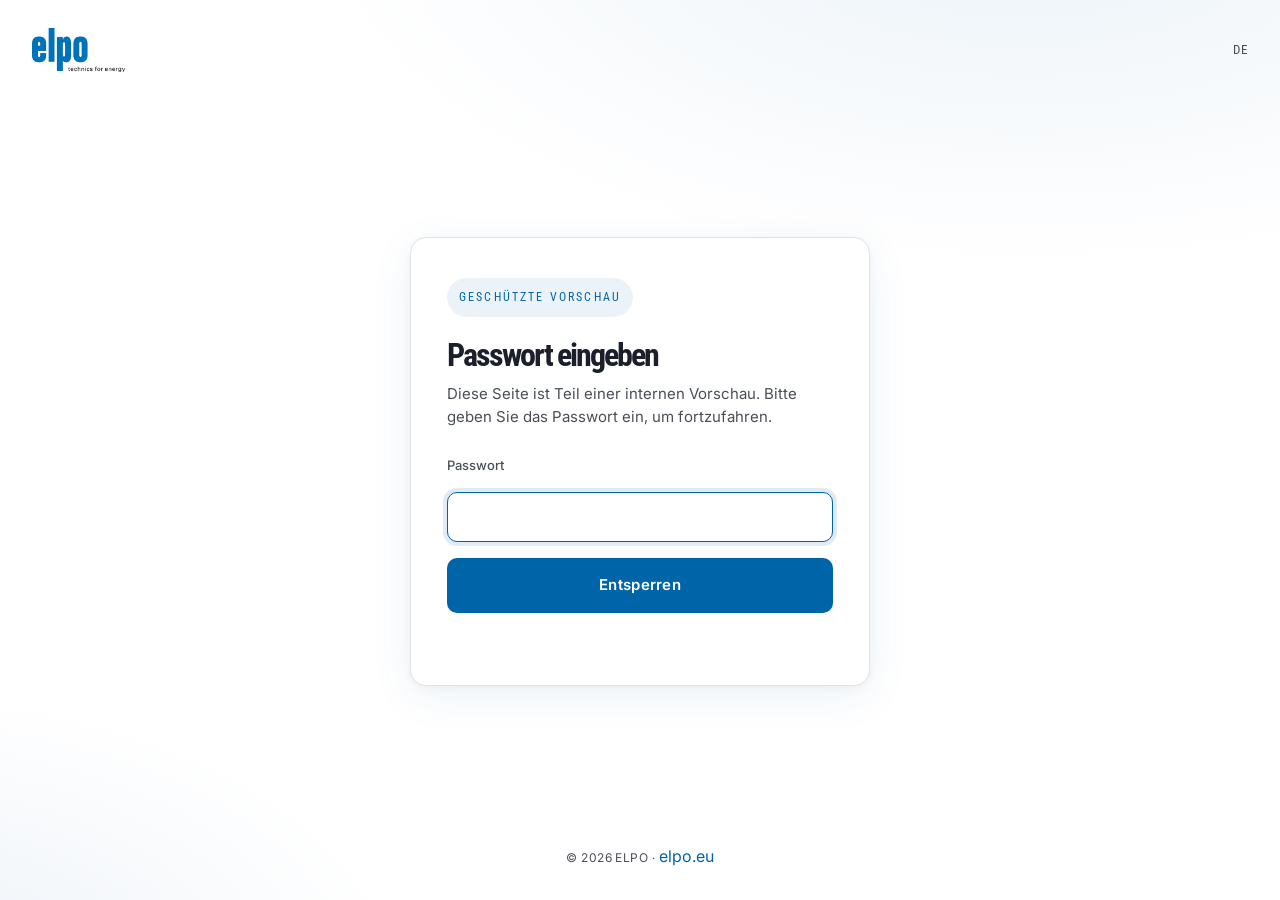
<file: index.html>
<!doctype html>
<html lang="de">
<head>
  <meta charset="utf-8" />
  <meta name="viewport" content="width=device-width, initial-scale=1" />
  <title>ELPO v2</title>
  <meta name="robots" content="noindex, nofollow" />
  <link rel="preconnect" href="https://fonts.googleapis.com">
  <link rel="preconnect" href="https://fonts.gstatic.com" crossorigin>
  <link href="https://fonts.googleapis.com/css2?family=Inter:wght@300;400;500;600;700&family=Roboto+Condensed:wght@400;500;700&display=swap" rel="stylesheet">
  <link rel="stylesheet" href="assets/css/normalize.css" />
  <link rel="stylesheet" href="assets/css/webflow.css" />
  <link rel="stylesheet" href="assets/css/elpo-c3e172.webflow.css" />
  <link rel="icon" type="image/jpeg" href="assets/logo.jpg" />
  <style id="gate-styles">
    :root {
      --brand: #0064a8;
      --brand-dark: #004f86;
      --brand-light: #91b1d3;
      --bg: #ffffff;
      --bg-soft: #f9f9fb;
      --ink: #1a1f2b;
      --ink-soft: #4a4e57;
      --border: #e2e2e2;
      --shadow: 0 10px 40px rgba(0, 100, 168, 0.08), 0 2px 8px rgba(0,0,0,0.04);
    }

    * { box-sizing: border-box; }
    html, body { margin: 0; padding: 0; height: 100%; }
    body {
      font-family: 'Inter', -apple-system, BlinkMacSystemFont, 'Segoe UI', sans-serif;
      color: var(--ink);
      background:
        radial-gradient(1200px 600px at 80% -10%, rgba(0,100,168,0.08), transparent 60%),
        radial-gradient(900px 500px at -10% 110%, rgba(145,177,211,0.18), transparent 60%),
        var(--bg);
      min-height: 100vh;
      display: flex;
      flex-direction: column;
      -webkit-font-smoothing: antialiased;
      -moz-osx-font-smoothing: grayscale;
    }

    header {
      padding: 28px 32px;
      display: flex;
      align-items: center;
      justify-content: space-between;
    }
    header img { height: 44px; width: auto; display: block; }
    header .lang {
      font-family: 'Roboto Condensed', sans-serif;
      font-size: 13px;
      letter-spacing: 0.08em;
      text-transform: uppercase;
      color: var(--ink-soft);
    }

    main {
      flex: 1;
      display: flex;
      align-items: center;
      justify-content: center;
      padding: 24px;
    }

    /* --- Gate --- */
    .gate {
      width: 100%;
      max-width: 460px;
      background: #fff;
      border: 1px solid var(--border);
      border-radius: 16px;
      padding: 40px 36px;
      box-shadow: var(--shadow);
    }
    .gate .badge {
      display: inline-block;
      font-family: 'Roboto Condensed', sans-serif;
      font-size: 12px;
      letter-spacing: 0.18em;
      text-transform: uppercase;
      color: var(--brand);
      background: rgba(0,100,168,0.08);
      padding: 6px 12px;
      border-radius: 999px;
      margin-bottom: 20px;
    }
    .gate h1 {
      font-family: 'Roboto Condensed', sans-serif;
      font-weight: 700;
      font-size: 32px;
      line-height: 1.15;
      margin: 0 0 8px;
      color: var(--ink);
    }
    .gate p {
      margin: 0 0 24px;
      color: var(--ink-soft);
      line-height: 1.55;
      font-size: 15px;
    }
    .field { display: flex; flex-direction: column; gap: 8px; }
    .field label {
      font-size: 13px;
      font-weight: 500;
      color: var(--ink-soft);
    }
    .field input {
      padding: 14px 16px;
      font-size: 16px;
      font-family: inherit;
      border: 1px solid var(--border);
      border-radius: 10px;
      background: var(--bg-soft);
      color: var(--ink);
      transition: border-color .15s ease, box-shadow .15s ease, background .15s ease;
      outline: none;
    }
    .field input:focus {
      border-color: var(--brand);
      background: #fff;
      box-shadow: 0 0 0 4px rgba(0,100,168,0.12);
    }
    .gate button {
      margin-top: 16px;
      width: 100%;
      padding: 14px 18px;
      font-size: 15px;
      font-weight: 600;
      font-family: inherit;
      letter-spacing: 0.02em;
      color: #fff;
      background: var(--brand);
      border: 0;
      border-radius: 10px;
      cursor: pointer;
      transition: background .15s ease, transform .05s ease;
    }
    .gate button:hover { background: var(--brand-dark); }
    .gate button:active { transform: translateY(1px); }
    .gate button[disabled] { opacity: 0.6; cursor: progress; }
    .error {
      margin-top: 14px;
      font-size: 13px;
      color: #b00020;
      min-height: 18px;
    }

    footer {
      padding: 20px 32px 28px;
      text-align: center;
      color: var(--ink-soft);
      font-size: 12px;
      letter-spacing: 0.04em;
    }
    footer a { color: var(--brand); text-decoration: none; }
    footer a:hover { text-decoration: underline; }

    @media (max-width: 520px) {
      header { padding: 20px; }
      header img { height: 36px; }
      .gate { padding: 32px 24px; }
      .gate h1 { font-size: 26px; }
    }
  </style>
</head>
<body>
  <header>
    <img src="assets/logo.jpg" alt="ELPO" />
    <span class="lang">DE</span>
  </header>

  <main id="main">
    <form class="gate" id="gate" autocomplete="off">
      <span class="badge">Gesch&uuml;tzte Vorschau</span>
      <h1>Passwort eingeben</h1>
      <p>Diese Seite ist Teil einer internen Vorschau. Bitte geben Sie das Passwort ein, um fortzufahren.</p>
      <div class="field">
        <label for="pw">Passwort</label>
        <input id="pw" name="pw" type="password" autocomplete="current-password" autofocus required />
      </div>
      <button type="submit" id="submit">Entsperren</button>
      <div class="error" id="error" role="alert" aria-live="polite"></div>
    </form>
  </main>

  <footer>
    &copy; <span id="yr"></span> ELPO &middot; <a href="https://www.elpo.eu" target="_blank" rel="noopener">elpo.eu</a>
  </footer>

  <script>
    document.getElementById('yr').textContent = new Date().getFullYear();

    // Encrypted protected content. Replace this block by re-running:
    //   node tools/encrypt.js "<new-password>" content/protected.html
    const PAYLOAD = {
          "salt": "mHu7Qbt2el9aEDa3dZxfvA==",
          "iv": "xA84UdMTHuqDKF+1",
          "ct": "[base64]/zBKOTtzSO0qi0ImEZqF1IoiPQhuV8S8ee+gJ4to35xPfuEH73K255EUB9JkTziSaXY3C4a3nkwyy3kZOz7NldMBrjaYoVE7lPDRY5uNt6CwlwiQ3UKL3yG0iVNgeFNjrgiscI1Owm6Us2297lcFF3PoxaOQxyra2KqoDOBwdFj5AY8F1DawmQhc/CmjAdMCW8sqgOGZrwOj35caJl73ZnsNodUOUAyruvsWbjZc8Wr1VyQ+m/ijfjo5P/+KtrEJW3DM6MEEIq/sAwjjl8OlxZGuKaUQTjyfTlV8My0y2ZDWxcelavdGbnlGA1UQ1z9dsQSx/LNg1sMLTzvGOw3arllZG+8jeeMCTxn4xe7XtAnabgo7JE+U7TTLjc97yllOWAZKFSYeOiNKIji9Tl847CvlbldkOJ5DA+IvGNWQKRZCW3zKwefAZO5+A/F8Ay0SmzNr93zYUFPkF+e+4ehaWPzKlrUV/GM2k2nYOY6AcsrGvHmeIwVtaFimZJMkbI2v2acZkEK6VAHhBgLwcRPt1zpLby3ec9FCVdoKUTvd7NtUvkaaWDQL9tw4V5onbbPr2YwgMxBlOCDi2H5sQm2ag6Tc5BVE+ueSBFGSvVpB2+HSHFn8EJ0lChpc6LFdMW6UfoXKXEN83dvWbnLeI/IW9nDlJj/O6bctKq3B02LehJHU9iOAH72aue0mu/mcoL7FVRcWJ6N4R371eduvehJg9mRbqA0GuQ4q79UfvczNVXteSWQ8eQhC36Epv5Y3txScEcbcBz6VO3ifgrt6gKPi2+D5cy5ETAF+VEjthDopeRSBplvv41K/1MdjRqaED68lkeCQQWon1EDtHmOthnZsW9ZYO1ikigJuDePSTqwb9RiUvQVOsRa5afAaFmIKyY7e3eJ9W625765c+h0titUEg79eZ9WqORN0MrrzK3OigkOHT6m4mLv6PmbZf6LVkkIRy1y4APUHHP5sQchoO7XPTpUUgZQ0EPFboeWCKsWnli5MzY/nhzJnVS5WTp/fi4R2uy9seA61RN83eDFLHp6DsbLkKEePbodQpTX2+KIpuM34aH6FFCTY0waRqJBGDvECrJBh2cgqAN0wFxmmKP4cMMFL60vYNHfRUR7ykOUR8ZUkzU5Wf7DO3Bpd99xsPGnb97vG/HTmjW9qB/8OJ6+diQUDaD5/cWFVnKe/Et8IR85/cXVnTfNaxZ5cYZGvfUYUJj+VUdy89VCjw5eFfr+v8fn2ZD3vt8sHSZwNLuHd/1RKsdcruUZtlyyouJNCTe/I02Z7ipyhUnPfZZoWKh8nliQ6WaTUwNKtBUcDJmZ31A+f9srQkXxlOfmm8tflBklCbDy56hzAceUhu8h5qi7pqvLYB+lqaQ21SWp4i62W2Y/uJrW5pz9t/s1ipN2wsL18/gBgR0dsUi1lVMp/sYellvm2ywpd8GnaiTTsnW/iI+eEdlJMhjV5W1WbbCSs2f3z4pNpi8FKkuQFbOfQVlhk9gT6jgwg0CvkQPpYrtHJcCuU7oZA0zzIONv40qrhY7Mdm+FCRqmI8c00IxsVZ3mzE6mhiTxzEU3KYSqijkSBFv2UXjBnMQTeI/axa33EBSshRVz2Fr3q/7TvcCOLKzSrIBLtuNn5GfoytIwtGeGoHb5Ljtn5SKOoTDaC7IuTg/V4N/rex23jzBwo8caugbqBdhgYqmIGGwj7kH8f1AxocIyfuj0OqJC03F+RxV8oBcrK8CMtomTIejXnc1vrKsHHT8/NRkvJzTZjteSzYJOOIUN+y/J58Zwfjcva9FKtXnJ8LTo5nK5Gx0Ll2HIhERQOlJK1RyShnyxwWlAW+kaj/1WnCJI5ojeV2cOqstUeWhYaJkg3rPxdHE27LL+zPh8bpO3p/THBFy7sxFT7wZpl8DwQjVNd5kCd5lQfDjsZvJxqno+wO0zAcsU3xkCiOlf/k+6/Sp9XMFO9stKNa3KazYa7vm3oCY3/6s/4+D63VNzaZNd1zeEhZRuiNMFqy2CAFD9/BlhaIBfw0TjvZb3c73QIGbv8Q0c0gSaKZkTGBMBBZTtl9tN+PMn4U4qefhzpHG/dH1RPNprHBt+CK5Ln4IJm6FDSVGyku7EakT371xQx2ckwTa8EwhjGVhLYWUp7OXYwPoykmeS1bqcNifVelGQ/XnDoD5SDG9KGKjnTYXm0l6k3AASBeqh1YyUHjm8PxK70J3m4gY+MdhyUR9xgmvxs9R9d6M5t7L262ONyv7SPufYCjcbcYcuVkFFag1k+nRced7UECZ1DNAI9Pmv7HIkOVHeU2Zbcp0YymKybOgKzvSJYJLIiOidxiGEcMhTThDJ2/9Pzdpyhhd5qVQpub9yp82trkYRm6abx/6AxnGbXvwWeXTIz4cSlyYlDDVBoeXcShrYTO2hJSR7hLe6woalfPw2zn9eSTKqflF6hBvn+vWza8qPOms2/O4o3XrS1hYN0coYKJVE44+99Li2ek/NMRezWDc6CR7KncldGosMNbF4WqKbgomQJDMRM8OFKeliSxj+Mq90CyxwNWiY7ap/n8Su2uCDEOXB65BV79OVmkV7/NX7DWigmv8a5kdft18e7wjjC6h5k12XqPulPmXWZ6jw/lYrxRSvEQNbepybLaEMJTkazulBt/ExwRkmfUGEf2qh2VYhWlhPgYYAeBDjaMvz1yq28xPWYo6VMWxGIsaA4JCaVbqlHGK1srVzrEDqpci8f/BHGnQ+Ikq4QclKjcA943fwkvH3v1W3iiyzjxGYqkPUMbQuo9aawOel4MvB+1HeC91TOBPtlYXyfOenPXDWKqjm3Vn1Euvl8ElULHPgd2M8AvRjtm9CSVo/8rlQVVlssOofEFciyx+gDgiDSjBYVk4lRwM4j5Qr0Cn44nMQlT0iJoRooh5slkNZqpjyZ351FUBMIbQydQriOwHA5VAEJXny11Xu7okuYNgJ8ZLdlUG0KsEsGoVaQ05FZeoCS5fLwgHTu2EHnVFy3yKuBJB8e0rCp6EVO/zv1c+fOhuTHGTLIL9a+waXeT1k8h3i4l1XVtRbp3HxlM+auLe0l5CNwYorstQkHq25kU8Oe9bV+d6U6mAB0Clo6UB6lywnQmwx7LiSlrLVaWrZvUhA6M7Hg9C4cIVEcakrNscwvekBv4ArsXCzRbh043S1BpkQSmdNiWg5PgOf1H+/Nynv/+x3xB6wI5ycKnuaA7kwCsnZj+XHwI4/13LPzWyL89y6H6yXqYabZvp9F6S0YmhTZXeo7b5JoQaxSosWEyCKmgKLgSvXSmRYISQ8rkvv9CB29eABdQqerNGiE3LaZ7lpH7QC71ofuiYrcViS89+TEZDhrYZtXZndDETJBcxBkSVh/zi9DyeBWFQfQxAn7mLMJG29h9bnSGzxks/doUp8scmQPx3xLhzNn0MQgoMyuPbmgxS7uls2pyyYaNAYMHErcNjIwsSRZy7ovgLargo3EwqGAscuhrJMP1ROq5cM2zm1ttHw4X5zCXwiZNA455d4wkj8D8z3GbTzp6xS8IEIrBcVQ6NnnIWHZnH03Jvb2l9i7sL/xLB6eoHUWZJ9j1X/s4PssqciMrP5tVcDj80teF/60/b3avPMkQ2TMw79mZRrbYlePA2bZr2rO0+BgLzEYjVjrhjJPWBr31w0pDJz8O1lroxHZFStpIUtRxxe71jo89FK2C6MTfy+UBmJ1xkSAiwNOcTehmhvz2opL4u/[base64]/BE2R2flcUDFrWVevtVW8HJvmvLg7SSbYAiZv1EEvZ/MpY3lrDqXPAOduPdpSGNMItp0anqsFGEUMA1qTs+qZk42FrUahp7jZkXSRBsXm2buDKSXLNy/uJVaMkCmoQx51ihmrAE2Y8MOdFlYWI0YxKWHm9CO1LP/JcLJ8xeoeGJ7yHFyry2cYEA2EbLdK0fBkH7t8lIVh5Z0Aj9hleYky6k4v2ji+qF0TrGZqxngXRc+oSrvt5C23MPKPYxW177SgnUFvrTGt2vsEbn0D+H63mAy3w/c+EPS4H8eSm7kajfaNJUvptGcOg2QAxZPauofgXEpYrP6sKxmtr+b+whqDeCeJ1IzukEV48f3xuzGvPJBayi2+zks67oCspI/YbA2Esq4yJwCIDCuIrfunI51ibkMkAN5/aC+Y0p/hzE0MuWBmNeJ/4KgZafb/72Ytl4uBehxUY7pheu+m2HewXyS8+Y+KzVS/Sk+3eecQr+ZFLz+EWthOzyq9IGWHBNdc2kj4Ln4UsC/+AFStTKl9B0QAI00jswTOcp1cv3vWpRmLp8cQ8d+iBJzp+LwDXG1X/dtu88X1zKJ5mRHe7bjiWvFFyXaHfDdF8Icm5NepXYZQsUPW3sMOvc6oCFrBNhb3LKhKkheXaGHdQBUaS9ZN0rcheiRMhQn6oC+j7nwHbKXIYB6xy7lOxeHSaLSP+AJqJf87lRM+fBleIn92KobKuCr76NXwrKVOj3tfc/EILxSVBcsmp26OOkQMloeTY9EndPrZj1MD1gIUDXdGxsY1yFXiHMdKZsxVjpepFXJI9yzE1hN7IYV6bpmumc4aCwcAhlZHfNfysnPzGyXi9AVmxfZARjPiuilvHQYZDMI7HN2PLoGH2NApDVFtK4vQr8XwoWwTM/NW2A7to/[base64]/sgZ9wd3GRZ7bUSCsj1KRC71dMWToYvkgDvC36buqtjNe2Qf0Yh1gTKOZJnWvmN752eyLDReuTAF9BJYwPlYsAzhQHRpn2RdroepaWr/lIE7jiXb3eFEOFHBI/rlt/OTDswwz04UfGUAMb5b0OA/RQUjRkWK71uIQktAvedAF26z8wo2lRJzdwt2vtxPNLNO5NeUbYOv0rbGK3VR2QkA3/OTst95J2p9q8q/8DvLY6pmzkp7KR5+lSlBKGl0o5LJfl00pD7p6nNmMleAXzoX8Bqjs6TF5BobkqMvS/s8mjLNhuDnEP8UnWo8LPgZd3nXWya1P2FB26Td9kB7rorRn+85Z7N7fJr+/cNrlYUzQTZlBjiaAswMiUvh3Xt4EhtQUzrc4CP+Dw6kNW/ALCr+zDm2aSCMuFX2S8a39tbs99BZHKqWaFeBEL4gK4iJRW1GWfhSLQeyNCinb+T2b7NJ2eCNXoBOeJFTdX8bygABJYJVsqeaG9L9ifR9RMGrCNXgU2QXqm0zd/NhEmEwWxPyR4Wqh++O9qiQwXNQLgie/3H49D31Xml77ODFVvNGOxJ+YaGws91dUkfdYaMYbIxByDUyndGy5IlubGjqDQ036XQw8GGcg1DFjgPmnnDCirqRWsXhbpfsrjI3svcLefOueDAorBGfEZMLJ/2/h8thUUjl0iCBqht6U0kHNiCCnTuH9HTUa2HWjYwg7/[base64]/HobK/DxBEH1IFne9YPaTQVEyIS/esUemoD/u7Al1Ifvm9Pn2Kmnqr1/[base64]/4s9FSM1YPkrw/WeVQTakLW4WN7P1mIGsSYd0xq1d+XmXODhngp7IOpjwZIQmOCyjuxidQJave+c6B6GHUcNTZ/L2s6eww0ZKuMUaF+fSEHOm38O76cJXx7e9JJ0SL8AC9Y4YfqKHNcLCnTKkvLkD3nC5LNw5hRUgKI7hZ93PF2GUjM3G/faixN3qEEf4GGy6Y//xBKBSrc7swINtE5s5CC1e5OENGLro61Shp43mudvfoMk9S3S5/zDNViQLD+D1ybQsrF+4mSucpxJB/e2fZ7zGY3VDWDw6JkLrBy7MDtbIzOrV89XZPYhO9SWNMCQgZtpzEuYvsPm9+s+MEe4mslfs80B5xYqNMw/CORVDiqjy+Niu9TCGGKn291vICb+TV/sYPLOhfYz67XXFoYF3rwtU0Hnw4fM+ZAVA4KsU8i6pZCX2JOcYjF6T8MlAYqvD0ksVfPNaG/k7y3NEgy9G+bek+CDKHj5sXt7I67LipexyW8/q53vKh6+7SG9r1acH+uOHLIPMHfb8k+eKjZ7PCUi4xKSOVS9nQntZieLPsjlO4gGdpwDWpBsRr6cU/ugZQVhDzo4sWex49yeqqq9EH8MslYBlEGLQEsKxvwWU/5XuOtjxXVPDJaqga3mGt1oWanNcOt5ppzrW8RtA5MNLVadIypWLQ+R0EBH34K7PJqWbPHcE7GOys2TFoIPdBr2eVrs0hKOoDVQ8p/AZ8eAtVy/MMCFgaBHtVGO+d766JQx3jkbkw74KYqV9bwsqM9pRrgx4+JMAnl3WeHTXhE/mnwUCK4VuNlpfBAlgVJzEDu4+/jno8a+PBhYc/[base64]/93GtLrO6FT4rXZUbhbqRtMUqO+L9h2ZwIJxBFBcoiUIEI4lhmsfvneirLRrUN5X5u7WLYeHBVdalYFS3xCIPABR4e+FJhOjrrpOj1mWclX7RBUqMdKFz5GiIMArzllT+6CxJ9Xmr1eBzswWVTn6JwHZPO/nxoR/wt1rxprFHiZNYPhDZfFn8NQuZ2ZU3wCmhGDz5plwYJ/JB3EEZ1vAPyC7urF+BBkUBg5m4pHsymhxZpmIWKp+rAh86/faddk26dLsQqr6SYzU54Z27DpSRYm2HskAID7qDXAr+AMW6XDlQsS0X5Wxoy6EHPDKM/8fN4qgwS0cJalHWviIb2u5MbV6QEiiY164Bb6FFvqR1LUMUg073TWmQH9Ov9x+3kr7mAf18UvmU3BA0EyM80jcqY9Sx/PcrYJziJR+cq55mJTyp/PyH4+w1m2mu/BmYkYN8qQj67/NlGByCAdz46RHH1E8zKn7nVg2hUaSXIfxcdQ/vON8dmr5Wg0GqX4JExXdoVRlkxmXNamLvQPhRwe+a4F2Ynf7p1UK0U+tivJTed+2BNoKe/susA+0UtHSafGypqVzvT06CDC7cI3XqPONtIkEHyVRqb5eEJviqwknlLtMF1TfrhHaAq+AOnQRNAooA/nROUQ/+V5OYABnaG83A1aHOhRapdIbjaIJE+KNclXuPthKQkf8Bn6U2xZ16ON+QbZ0rihsbeBwGVXV5svnVOUXfAU4Vyws1cKv5MsRDgRgY9tMVq3cOT+tA9EW4aHQbXVju6he3IlkG2KATA2clqzrG/Cl4uVfWfogGbgEP22E327/vQX1QjmrsJhGp9u8sILrkeuGGmYwodQgWpzzHJxEo2PyQQBZv4JagRb3szBSQTebKphMI0auKlKjXog5BPnVAHdsBDlENGWy2UtcQGtuHnYjMqEwFI3XZucUFSxlbqUaHqQQm/g8hXrullDS5QvCuY2Inl672Q0mdK6j14b7Xo5k7SpXewDUct4Txmh+tuBLMqpThsF2P4a5z65eIC7Xjl0vqho1UxAWS4+UKGjxWz+RVlypVZpG3ZqdMVyvBv8GKUQJePvx/R8cjjGSospdq3v6mnRc6/dPtdFWSxJVU3Pb6B+hnv263BVNB17LMhIG0vcwhySb3sX6xmJDXi2WVGRxLU6ygUjJm60wkprcOvcndO0bupU/DBZVk4wln8rp6OjYb/t0SPF9ta/cDBUmP9HiuUdNWr0E7JQ+z6og8QAeYb+V3FzYwiHwiMiXkH2VtGt1cHk4irHxLX0aoT5UIMe9DmQKQiCZUQf0LMmhI6vT2//fjS4rK7SbxgQmUHYKHNtfwv/1ZN6R0+iQQNuM4MDo7XUFN8Xf0EJjY0nb1y5Cys90q2eWZgvBxgHcqZ20snkVAUni5HR+K6zEHifbO104Hp/JgkhpD+oa6Q9KAFUZ/VvW9+GiU5pAIXKlVEhD1o3IeWNJwWtdnGuWO6JBUddDJ/aP8zLkFgcwigRWtHqd3YZtVPIGc5Q57dDCfJAs+Im91ydJtUApNQlUsx3tdr+Y+tF4sYNs+glk8REhiDx9UMKlfZ+xhPc74ATARgs6URGRsO6H11zy33wbsGBMfQ8hSJro+ko8b1uhS2/IetPj1HvzrQyRP9K+P9IzbRaGTukbd/CKInUyww5Z6LbMpfET3h4fLknl9nmHPxSXcCiM4FbLeOGyRpglPXN3LwRt9soMN4xRqgNKKlF1T6GPvokrLTWfZOl3fgXjR/[base64]/Vh6htpZr9nCZnnyS3tmmv2maqz2QO01cQDbgXPp3H9QHJI6F0/QMBx3oFZNkJUfQfyxjelNS0sPLZoiY5JAO/gbLrk1V69smLaD4dO32bJpj3py/6GLvxy+VpexHxFjtTKZtS7c6vvmIrQ04eiV+KRK/CQrnvNEt6AC66ofTJ9W1A9eRKKUrF4ohZCuG6wHAgSTWB9w5ADEInUrfaGvQDIPvbHB8sRK2Cq8nlWTC1sRqjDp9k9DV3w+ReDe79BafspIkWW/wC+bZ04KtIie/xYYHzoavaMYIYyAdiE4U4nPmrRWv0jr+dPNKGsDrfnJ1Ti0OIN2kplJ8YmFLYKNEoKaqy6SolXW9PKLlmW/rN8mJGa3BvP49hftoxiRPjksw2+MyMuupSMwIrWpTRefEwR6HTXSqkrqI8y6h2y9BiLgtTwcg1iVi6Ps0w3tCbh/4rwdFnjioL7zZsObctmbJ5xBhu6ZOFyKJ10CB8rsAzEMjAJq1lmw9f96v++1gQ8tl5ajcu1gdQMROQYTHmRqOqVh03gS+8X57MnitYYDcZv+tRQ2e9NbaFBn5oD7c4vT6UURdAxbWRaoQfAGwm8gpEV/I6/lrbZkUfDphODZjN1DC9tR6vgQeGx6UMeoRA5Bq7GyI2OF81Sv9/sY+69/EcMMM8jERsUxldaXrJZDzushCJqj6VtvjcaXBCprNg8imA2VdahSeRrfaAn52AzGsHteqeYcyhXYzBC6APB0va+mC6RlaPSPlP3enGLUDTZmK2C7gKRuBxgCToyKGr4hI+wXauDurOU2zP3HvhcoJe0Eb8AWHF7m/qePnadsNWkLHOsedtk2d127EiKOjqCA2kBAPIaE/hcz/xdxxgyaAcsTQvMGAg1M1zcfC0b+6ftpDopfK2n1TsAvDYDS+q3UnwdWgDAbsqIAPdeVxz1o3RE19ppEgmgDLr2YlSVtqZZU/u1SCqPbhNnEW02ChERfDK4MaV3nsePqIuuXajTj24F67Dj3ZZJKi43ItUlLPm8IoDdBp/k4Gphi6YupcGS/TzFWK852hNvpySr7aJM3ofzyBXHhjYHLZI4DGggIZX6s/KrV68g5dKataCkhHWwFkxVBvX45TjDXFoMSjbpf+4zAluQDMRKfY5GqeJudXNw+Je0kvcBMgqb4E1IFT3mW85/merZA/RElGAk59c4NeEwmULanjZos/60j6YGCEbkOSlOi/Y6C8gsbjq8nhc9Kj/[base64]/nhd5s1tNcap6v+AdaEC2cSbLoT162Q3WUkx6u3UOI7Jft/RGeXNtmi1oeMMouz7Wk0WdXFyWFA8ZFmozi3t4YKMcwYLXGpynMjoYTTuqpgV5J7oj0vMFLJR3hjBGvuhiGqfCuXNd6Yt7RjgyEicHCfOAOHnqQ757Mx712LkAaVmr/RLIXfDR2EGX1rzuSjwtaMtDC6xzL9FKR/WtnPKdYJ8PRBPUOABasjti20uzgI6u61YmOAvBF0f2cFIQ/x7reEbYfGVH/BtD6IVflG4J/oGfKKk8CwokuY7ZU0Xj/97lnHMNInaCw1aRZVAUuyTLLGP1aaTkSNyKy4fZan2C7j5euCxbxc4tJpBZGA+jK7uD9GUnUy8WZjaPqriQ06EoGD5Xdwv//4vyxtwh7Px7FXmZjIhmpkG8g/57ra7BZKETavENMrA0QrUl559K+gC+zDlmpzQIgA/N3SaH73nnncKQnvo90axwva+niAA2r2rOiI3Zz8Hd4jVOxirOyXPILikGemHP2rFZEjFPsAowGMneHlAQrsv+KY6beAF2eidKuXNHLjic3Jq/8m6HKTfeXZ1HBSYxVe79qWklndJBMab+V/yTQX5cDlGGR2moKHuqwTtCYRrnAmAgCotfLBDoBI4iTs+9u1hsJLMvaxA28ehx4EJblt7hgxz+PZQWwMmbjQ5d7dwCisufUszqzjftxBbGMFuOWfBwo6DlF50PG9KuXlTPX/Y7ZeVkyZDygiy6uofbv3udKwZtCDdfZozNdLSI58+aruHXT4sVIJ4btA7WC8zQx1Na3QVo6UDocBXgJun2EbbHzhVyOX0tamekQfDjBJ1n/V/SeA1yfBa4VPYbF5OO9EjKG0G+IMCqPXPWoWPGlO/J0VietHK+Z6iURD0+IxalRsBV4pwg3F5bMW7XmoFLP9e5ig1m7mVoCmjDK7jl9/QAJcJew+yw1xh7DYsNpKHV8FPmYHFL3KRSYz9sSWqqU1FgDL8CGmRC6RxGEaDwiOwrvfqTTrBJz/jFNQ0Uw4vJY6mtN4YEERcT9+sT6xlvBDNcDQpEuc48UF2YVQV1LDvyH7V5JNcuqWGzXvDUzTdzndopoYxyYWTwPJXtCd3RQ3caWHsq92r1KcIO9pk7+e8m94fRNhKKvkskhaEyU/1tuBu+VyrbdXOIXc4xZGqR3pSeZYgPKVl/MH5+6Q1W9TO23otWdFVIkp/Ouy/xHlKRsJtT5G/KIyYUrb4eQJ84yvnCmnEey0fQoGIyWpmSCCIzA2k+v98UTf2pTCSQn/+ndiobPEcdj7wYeMNAAfh0kZr1e13RO1w1XaQJTPRjkGCuBZECXF/RFsSXzCDdJa/yPDVeWzrwxEfxJWfO6ctj0+NH2OBtPEdSphRk4BOfj9Inyk6rOugPw7bLXoZkEKBXNze0S+voi80pdXoIMdLHKfFhFPP60HDArhxBViCrP/YvZiqlwovoGvfsxUbwPR4dmq8GYTrudzPpazOiQXRm/KHgoJW6auL8viV5XfOb9UPva3MDAGrk3/JNWrhx+EHpMvZZFRovmYlJsVWgsaoPIlgd98oJHXFZZtX6a/cI+Huyk0sxFvVxyejjb1O7tvEn9uRFGeeol4hZARXcbaNOzXCJpO9PWfwe3+3qXLTwOGaE/zkJY5aBZR4uZI69PAanYWyV2xSzt9IK5mW2OEkFFBec+Cmw3gdH5xir3avuCJ3TcBpzFarHaByL6gWF0RklP3rHecWYR3q94i5KVYXHl+m4Cnj4ZrGm/hDM2gPWKumnyWN4HT7srT9Aq6I4lLeD/rUWcw/babSE/jufeeDHX1FsfkEPcEvqe9jbzJZhRfQggQxo7my3y7gcsyAMVN6UDgcrp5XQyRz4gM3k0tZekCgj27vLFpXQ20RItn/4jb8l0OfkhEBac2iGtl1eZyhTpy5ZcNFcEsQKSGuD4KzR8XatVBNuSXnVr+mmk0INPy4V9JBQvn66sboGIwRHkR6BN1tYvg7hS+34TfezAcKkS79qEIiqmvWvwa3Vg1zWLAtpDE+Ypcj2WgV84f5DKDnFJ6VbtN7pVQAjwa+2l/5pJyQmP/E2tfNFxw1iXq79U2qCVwsctI77vRLX7e5F91S6Hbwe8/RdjUyMVN/CKaGYnFfzPWPTUAbSzhmCOYzlcjg6nuP5D66WXa4DjHhFIZeqqvPNNV/M4AxsLGw4XAizw+N65Nn+Pocf+RpgVGWX1KAJdtoEjJ1s2g4sKLw656jmaewwTbrvU4CUM7rD4oec4VZ8Oy6XqPNvEVqwTbqIBJ/[base64]/XA6FeL+xlOFZDUelkZ2q4RqpGz8eq1ajx8KxXsKvbhysMXJqMM8F7RxZbww+NsK+rHNHgqK7yQWtD9+ubVc95t8Jgh6+xuynnouMOY8ZrkAtMxd5xpgL1ozTXS18YE8S30umB2uCr9ihPsU5f2J1HufGl2SM4Gk+AkLQYrimccKnnP5JqK07G/YMPh4mn0pOA/2Szst2BTu2aMElQquPJnqFn3+0pJOzqqZ2Pw/XGxW4Yu+99+8q++CUrAt2uwmGHMGuvL0FVv5vnG9gZeomCgxqJSE30Wv2aEDcLzCZPJVNFsp2LY8qzmNt1spX/T2xk0RHSyI3XDgxmYXQRRVZS677L4HNgtcHoOsC40mTH5jteE/ZCg9rWa0LNFlnrYCeAyOq50YfyHZ5LMgproegujKd+rDKdVOyOyO4QfvBTdjzl/Kfh8H2sMLkNAWRCuqqltO3MfHnMQOzDK2Exkf17Ywr419umDzDG7ax+rmob9uXnpPTOoYegaWwd+lgsUw/zrKW9cy+fBDe+zW9WuDB7GDtLzw1JUVb+D5gVRq1if0vB+fwOVFvAw75CifztTKHLLGnIxzKQwNKMbA9Q+Bkl3+j6zy3T0872YvZ6B8Wgfzyq87K35xvm1C80IVudyOJZbNFx/jgwVdaQuuVOKsSdvl9Oelqo+AGrKyEYEStGOs4b+7/JeEQF9ufTjQmRFsOzzlXBB6pya4EL7zGxQEy3MX25Qqtjsc+otqF4pN06vLUohqkHoyH9V9eIdTJBX6dupzl8NLJYqTjUKGoHFjXrdNU5J6Mknf/LFdWK4MCQBPBXgHecXCcM9XMAyH81X4KYBxTYcknFjJOaub6CvIpMkJg5PlehKbBWZ5NO/WNiU85EZdb1v5S+aJcWOO6HsO7vK16sWCEK/TK6MFIBA8HF36HP1oJwDuoCzimzelx2oeA7bqH6TIKlHLUhDmNMflbxTqPAc6xTGfQskJEfLUW1PrgZpR2LV0YqjDooetZ8M9o1xaRuBKytRwoec22iKMBeOzA/OmK00DwDVmd6rKdtzdZDfkpuj+Oocu74InGRL2y94ZoUdN+Xcy7aqc1TyHrpiEFJUDOawZC3Rw7HxBHcIhfM/imSCJAaH8C75jOtXi3jbOTa0ggMUaW+XohaiZedJYNkNJV5kPpa2AczGqVCVuqj9fzkUxFxQJED3Sc56F3HDa7i5ipM2BwQL2c170GYWYPxw8U/P7s1Iq9B/[base64]/sE8bNYOtNcbI1lcarhE5SxQ3eQLclFhvxIGyynkIseXPZCAUwq9dw8GH7rJS9fJgBgm6b2uWp7nTDdA79xeglMPCMvBQMUQnJzFwNRaAXt1hX1pIkbwPChUXRjsK7RVWAMoWHmPltCuDBBzKnJ1LuvjNishpZfcrJGsjM/up6byomjs9RtllDjSBWndnlfk2OjYMGt3Vux4sUXFIDTiXGoxuwyvo3bKHpwneleSvZJY9gZ3zgfEqXBhFn0zGXU/ffZrgcBzoWdWihq0ucD1ToBgWq235D/AHlzf+4kzd8kDe8WI0n1YS+UG8LEgw2/Up0wu3A3QW2K14t+AWVf2vVVEUwYWPDJyfs/9hCPqlmETPvWECr3wM2sMomuZiuhS2WevKD0P08WC2nHGDr8gjZLWv3DCDGhFsni/qT929ZiTvBBUjNwZrQzmwQxcB0rr4yjRf45tfk7KDoym6n8iC1Ur4RyQiRD7/dLE6bF0HjF6fsFe0C7uSu4VrD9WZnNQ03UWI21UMli+/O7vr31471lp+1Buc1jkjBEEU1OwY7s1T89LBRvwCsBHy7o56McYM1/us1eaBVWlmwpmbDn1pXTh2Dz0t0emWkv64r55oDYwfknUjgiYibx9mVHl5VDA3YGUNkrPyFzGFRaSw+v3tby+2iJHLKaQgzbR41BTeFvKOX37p+uaPhhfNtxuM0AqoUelUazOdmzQdZPOp7yy/G/ZES0GIKiyL93IxEfmX7j7+ENMXFipXitEyP/ajtNPYK8W4shuC3zHVb85PjYtfSDuVvOu4NEnZa5ZuzarZxF3LQDAEE4t2vGjjjKGJCy/LQRBAzMwq0h3vLpDxeFNvb9E5ve18AT/9eyHm2ldrLuLj72d4y6uEpbB4mSSeKYtSfi9kUHzPhtjh5paYYYZTb5oRx9H/Thpvr4+f8kETUOhBTxaDY04abSwER1pwohlHFMCQzIETzt65+CQZHs/CD7ERVaBZxZyqIeN+dEcNzPpv4u2inJx4wlwQUKvh/6Nz4bYKJeDsA48yv7hjtBVpKHW3UremtgHAC2nZq8AX29FjRn4rqR/0EC5wnDgBspDrp2Vl1hWuNykZoPFHlJ1Bc+76IIEv0GTHZ4C0nVuI2xvlaaCBKIdckwP+5oYr4RmIjsKtqIat/5HKIusju9jbB9099S4ormtewzvs20e4KdL47dhJI3kKrIiC3VRau8Y2LZ8wRfEakqpGZcgWFUIcS1QSYmWJl0rzjEvTLEA7cGKkLIy0zsUHm3fhspWuGtJXIynTK4TqPa/bvb3953TavSU3cAiCrCUFsrlAFsqfJyFz1zRb0xs6Z0Uxnu7svEePEcqlFFojwO6az7EqEANG0LJ4R6CEn3GA0toNgk0uqXESrPQvIfsSTQCQTdUzbJ6KeKaBzAEqGJhzelKA1Khd2enLt7juUJKuL4hN7zZwkES6CUPGU/FjyppgibrjXKCzMlkOaCh7fX78Arjn8qRG1EydPURpS4l/3x7wpGQJpZ0LRL+fR6MzN/OiazVT2jwJxO0TqVEJv2cNAgjtVOGRS52ZBCXbp5o5M1ixUIsmBNTlgqBjCKi1AlXs+TlB9iV0HCE3zGVMvG4qQkn39IWG+7xzSkX+mxeKkukPHhan4k/r4U3qMgOfo81qrGzxImTWanfWnuhl+lXYUiSfw/mFcSjANk5V3hiIZRuTUfORq3inQUjyWLSLT/SAQ8W3pcWLdAaa/OrDbYAmuKFn++b1rTMP+pi+tVgFaZ51q0NM5ND1fX/rQouiECdnoDR5r3B6EHnpRLtMZ1RJ3Zn4gOjmkW5aBngdRIN1gHOxtcdpRdRZwqo2Xji8zodMlexRzFzM4SkFdundayTQAqVRjA8rhT/UBmqREmlbNWW6HcwOWX7VXetblni7HlnouAfXqpVLseAkh7pa+XRjkWYM0bTb1vhb3yu4NQjpdjS89FuI6FkP1dQ3Y/[base64]/bM44eryo6Pkz7V3kwToNWK334T15Bz9QpUBXfBvVyn8BBNpbCop2iLA1wYSKaWKWIyzALvaWvG+tFFKIoOmdbXWkRYZ3S1MMs7YW/fPLj6nM8TIJH0FgHX632wXzWZhq9YUmwnXocud9awUlB5C9oeS2iP8pYkNn2IezgeQJbY8LUq2ctPdoWIPg9XeEKVIsZsJKXSqz5mmZia+7Ct6skMh/RNr94hzppaqem3v9037Gfy4t9iUifoetaQfQSDgE2nsmm9DDiZKxVIVikSvBoH2FQP79h30Kg7P0FRthEiGIhH3QYrSqriBchKtH17dGiLBAtgAIOfNr1TJpuLDQZYC2pIst4MHlfygAnpT88XbMMBpH/Tedyii9z1O67lhy4RlvHPG7Qp79XTDoBvERYDhF8PnadfRiQBhYGoqwf6s6D4ZyAJhOFUvgTJdAtPqmdIGFhTR462XRcmz6G3kLXnUcr2ODKs0GoVNi24oJ9Z5FvIjvi0BtAQUSVOem0sRWm8weKUUBv1Yx982zQ33dnn1Vmntb0Gxl2AMUMxDiyDYSBQ+v1/nY+eQf/KxN2sJSYcwUrFE/PK2uL48p5cHIiPTMpoSpjx51NodjUD0JQ0s2MDIxBtiT/+Cr6CyIS2w8qSEGX2xa7ktH8GklFtCIFYnsOi0GbB8gXoO9X/mbp25VAK33Jq4CVgYsYZ3Cwdi57CbJ2nBWG16RrxETgbbR20KG2kiLY/xNtPjl7mJItMLMr0ktM8K5Ajz3uByZSjEt0duBuX5PxN8uVYbZPK76qmfoldHYSO0tC6nqheZPYpvWLN5MPq9cM6P4l5U/SRvDBQg6LlnG5Wtz3NmfWOijYzCGevIC2pTNmDWqY646swJtLw61A/[base64]/C0hAk66VPL8yBO45nAlyTnecAjFCuikXewIPXYEuJ/BiP9vqZu8kYzLFFmBhUKRdUCayvav8dlZGg+xAst7XhhEKdkyZ9N5DuSDxPjviCaGq+knreN/[base64]/CI6Aj+Jk8yUcGl6N7OAdO8INDjvkAEFsdweGo1CBZbG144JGjsFPY6rC+/n8ykT0r1m1IzVYoQkCDHGaQk91kXw1IclI/PODhPIDZ/IR65uCU9x7sI6sdnTkFwXEuAtB7GXreW/KJ/W+JXjkJv+cklWxVBwDe8zguo/HzJVPOZnoeUS0xb1HU+hTJoKlAUxUH1A2KPPT+Lau3Wk4mZDA9FCLfiquoLfSjtC/Yuol0CnhTnar0htSOwzcW0TG2wDiFAFcV9tdKcUdHpHLyPNlQHOr9CciP5wrGxlPy8nEgH6B/6CrTWuFQVHraVu7dP34G/neCKztZ6sxOcq2Rgeq/DwGoPiLBlsVNgEGruaQUhMOyxIMuZQMfuCSuEl5JyUlOtLTP2NjBypkFguhshga7VJpUM2qgYkhAptP07TNOrJ+Ocm6EOnFQbRqHAnVhQ/gNW9aShPL3MCKfluWfV1rUOs7OamKq5aN14U7pGtJdfdnSWyyAkiQ0ink9DnwIc0lDSh429Z52Ra9ravPpjtb+nJcVP8DlSNeRWj3AqRz42wat2uHe2P0PrEbYhc1K+MvV3hcQuSp7J7hVwJLpOVKirW17E5C9ACfdTnhFJUXSZ7XL6fPg/h9o00iDL/j+sUCDiV8oZ0fcsBrYaCkPov8CZUk3xOqcrc/+BOaDALMwLyn8xptYPcDB85Lx2p2ddy2XbXIc8ZqzetdcKGx8LfWDol1EiBxlfla08xoS8TIfiqEJ+RBtjrhDiVxCCemVnb0V2VOFoZiGvvJmS3/q7nKuMXlwfvsYZtaCM+RIVAaGZ9VfhA07m7aeR9SLAb6NNzNyksSL0/pSfBXHzttC4gk84SFJm3PKx7Chl6W83M8DmDjY70ZWrotfw3uAHNINmXNIge80SNQQy3PI3fKtX99jwnmQj/Rl1F2sVSk4qplZSP9J3OE7x9vurTyRKCxjRv6P0oS3oAgRs5jxllMUws6T1pVkecX6/S7fdC20qvQ8VbXlkGbg6jX8C/K7VAW3ao6V4xhFrsl/aYO+ZyfJHpwLi1EgqnfoT5DjirM2XWttBJlE0p/MQLaW9oaOjh3elxxpyUCT1o6545xOeGKZsS/MmFwVK/fGo+0FlXMxwXSk/q8ySZdRUCfKo2k3K8V3FciEPtKUC1GWKRgescG2n9vJpBYlo0qryGrfdcvfDKesSpuj9Za0jTystFsIlMN/tYO2oYo+VsS6A9ljZ2j0pJOB/wnsCUxJ42yBnGOCdNzpUoXNfunixr7BaAs/xFNCN7jTaHPdhxpPuNLsXd0a1mD0o8e57Uxrr99MIWKW3qr+9RkITzpgK/52xSD9xwO/sPVXMtpbXhKJxlgp+52TLEqGAJ0WymHPXgMtryUz0xrFS4AkP04BcEOFg9L0x8UWfmP9ODmGWODjF6BYhlHxGxE4ZKzewFome2Ln3iC+YXtt1aNUQl4WQNoqQMAJmMtGicDlor7unTcVlGkJ40Mu+FBOMeFtyCNxbpGzD0LJQv+mUsJaNW7dBUnql5i6m+ZL0KF4AC/AmXt2d2UhjVkn3z5NRdt25eUOjGW2rjqGs66XHaYaeHQXO3TdHUK0B3FVtiegDEA81+8ILMe/g8NKv6htP2U6I76zpR+ibtcFNqpWQeOxskHrm8Coo4gp5YUngAbRENeYYQiva1iNLp08w3yC2Pu3LLSEY7Y7fWqU2NXdow7pqSdiLyH5uDee4e3/urs4KDvU5iiMy4mLhwE4LnJ1Plfi3fPeaumX5/IZ6m85O9K8+xbQnUtVaO3pkTAiikNIw2kha09+ERAggNZZpxujrSNjgEX5EsIVVP1+2DnhGjDy1MfgdliU2l+qqoARSU1THe9mezOxH9V4V3XnyHYj6sUZ34aqBl3B8uX3wHJyZzRjdse5qkf1OTriPebS3wSyOH/chZbTOc4c6Cjg/quIrDJrJgxdNShge4FovowITGEcSqBRYhIOKwXsKZRe/s2mvjYoC3pzGvAdK4gGQC9CLN+oV2Oh62GzIis/KOpJz4gKxgI03kFmASyyK2WDEENaQAJ5pQxv6YjJrj0BWPajaLr4wYUBQK2RTB9x55pl7BzPoMDRKHdFxuTbWMMVYzeiYWlo155Y7f86Huq+48ddQbfIVJ5B4LiLS821Gce3Ujpimf2czpVfXBucbGi2ry/OZ5J92TXieKH02BfcwK1QDv+QtTg5krpKucdpjUqKKGXr2LfqG9f6DjcDYIKwa90CI8tAjrfX+FF42cGCB44DMqcBpVcW7VUR281YjU9sVaN10yY/OQWVcsfpvwfNuGWcl/H7xFdMw32ifEjSZZarX5FZ8lP2cma2PyR8rBLdtKGziWQwLMl89YidU8ksCi7GGqBMxnSupyndkMOTtc1UjABJD6mtu0U/y2k7SzkxdPteXVIDdZ/cHLCzM32dYJJpdVgooGcn4ZA+oBhURmS+7+rzxGAGllHwL64z2lmU/W5BU6eLuiAos+W8mPfjmvtLlooSXDWJxpnCqaQmCan5uZrgNCOQTg1llK/+eeryVnErsgJ4KbTgMya5Im2/qvIFzCKbL6hiLcCsyjV+axvpuQou8cG2iJFXa5mwK/JHUg8ifilL77sMEQ1s8s4Liid+QMN3jAjCq5IcwGku5iXO/ucAVK7QYxfs8apE/Y6HGwCsA7fCcYddZKo0gld+uPe8k2Lt+Er3brn+TDj2fRVFcWfGIPpuK/j57EE/2atF0ja3PbZ3Xrh4VMUhCjUeQ6cu16SRMmsmSA4XkeSCHp6mqQMbjv2Z3gOg6nZYUI6QXEtVCl5C7QACRhoFJl6o/ALCkVSBFUEpWzILzS++EsEtpiqefa3RmK8+nUw2xRdQcpOvirdmpCFnnEYcUrYDWmQj1JwPGBTrh9OTjRHLveJ+tyMq+2GGlv2e6BlAgFxi5XJsVZ0MfQw1l77QKraRUsfBmONjY7JFqGoS/NHE8K35DFEv2+3QrG2v+atnlfc2MZgyfL+lefEgIGjgRlsnrgDmK4gv6deZRCixE+S97keFJLbqQnyV5Xv4KzWvviDCoNwNihu/wXgb6Q8Gvu0iS+GvPTxp5Bbhhw/J6X8eT9z6zYvcZNrko7xAsTYsBRxoUD0HSd7KYXp+h6MCsSeyZet/KBZo2obprGD4KnslU4N9kAPK7X26/4qQdwpeuu7+UzIwwoXbgbaaoQyXuqTLZ/SghRUA4QyDVDOIRGmahheqecG/D0AuHnqMWumN5whizp4s8/iH+O98+sQnVqMkua67qAeNxrZuYh9WKt82JL55GZeb5XBhe92NiTd7sPP58s9ZmqhWKxkPJKHSc+ZKtfg+9WUcPRcsUtR0rhqLbLJZ3JDuVoEO9eVJ8yTSA0KcSVk1lgs2otq3xqG5IadBXOADN04r0MhubG68uG5mcxBf0bC9hXcx94T7xOd0AdZzVfF+PpB+QbTP/o16/MdYGz9nH4lXj8WL/DDPSYlTFQXnPZTxROBIKKEzY5DTDLoEs6WHSqNi+bcOnJqHqUMzlrJX/OMaqhNz4d3cS265cSWH2ZQ+YG7j7OFYXCUWWPDvkduQfu5RwV5iCCYYyTJi3CT8tSHqlrXgB1B1OQ7W9DUsHpeJUvFFDYoIZXNEwaDfAumEp/qRgRFZ3Qd1n8AJEXLRRgGZ+AnpNInsMNd6r4ZnNhPz0ln8bgnIQ+n7F9P7EWgeRlecC/7uLWX77PWtl8jB88FLe/c0mSQ4+jOdwUTORcVgUVmY/PfgTvsyYVhqNX2rxuJuAkk7e26uS0tb2R4ln/VwGfa/shbrcfDlWg6b8rVSZOpGwkMd9v4za4f+biXC9KuMdGchiCaiF2m+jl/htwKdVC6pTcZU0DJkF/W1xCnz98HHO6niZZ1KABY89r5vQMAAt+ttmLb9eVR0HrquZGNsdy6B7TvU7U1eV/OBWLMBttQ1m0fjEFK4Hz6HT9lCDzMmnVcgLQeE1QZ2IRkYNRnKA6AIV+d/n4LasE5dXvykEPPWLHX6vl8/fBC2WX8Lq/M9uGhh+ZQ2o7pnVQ4OHUZeUz7cX5+Pkx1syjLQNR+zA+Pxm7CABXQ602dEHxGPIzwsPK0gzdCQu6O7uV47UAfQW4MqcdpCNTo1P3ILWnbqtRNaRJ6DIZxcmdqoSpcFGrI/2i1Pswr7qsNQnSaP9TCL4imfMdRaAZvQGAu58qdzZvgW8T30fKZGwfii4e4KzEF23qCwGEyjrOYvjDX6h404TQxltBPKSYxJ1lKtq1HCIqFXZzvfuJkwLLb9dtLF85lkY6pW+SVVn6ZupX7FKHdew7CEhJ/WWuMdWKmBmjqzmQqQP9WrCqGh+jPo+te69KAm+dKPsRDZqCENAEewWe5smHiPS4z8kFRQ7p34lVHCWiihBptG0QXJcRgfn5KHaMIp/rGNPmcnpro3zUDnnUv4gpVEXFTx75wnnLEOCrXFdV+ZAMNILNU14boLiNaFFXtAcVfJXSCINzGBVabt/tImCerilS6+lNvbpIr3akj+Q/xk/9A1nAvroeYkpKAfNxh8dwVyOMScnNYqRoMwi7cFNDnHv3tnB/YO1SgL9E5T4avjqNXPvNQATz+3Ixv5AGa3ODRcfK404SbQZLO2RZ77QQ2Rxhv6K6LVWBVx1v4CeTSFX6osiDHhIbWP51Os5DV+ttTNbzexgVfpIUy1rIurZVDLuEMU9q7X64u/4KpT0G2gz+Cs4+05n0wZh5M5Mew0qcty/+j8CAI8oOuyIE22zoo5slFur/2mCleUTAFgDo3XaMuB8sRIrjAxAVkZg7TpOx7fKWIbo4UwlGEPy8KZfzhMQOOpF7mKAMzDMGV/ost7zjuVhmkQO+JvPp5Xwf6caPU//smXr5CVsCbHlSAHoKUTQTijfNUVChX3W+KnsvcsnXAFm9UzM7taZ/7bSqB8G5sVGWhZ5PcT4/i3Kx5zy/PyQ+uieLJo6wEDjtb1HO+z1yrL2q9byTy2LsonyqC8wyu/1AXlhKCJb0J9aGNTb0+kr3iv9XvnWzwGS5yJ6YA/XVSI/dpcxhAK4bLBIy7wP/6gITuJg0xAL2EjN+JGUL7BRu2vkiKbG4xfNHUldmJR5rTBVNgOEmNEa1L7iLFAXwhB6ZR9oNi5mwSTCmnZ3d5Ita1Qb694TyzpDDeLDjS/c531fAtWM6yTNOUPt5PJp/8/w6v7diYE81r7VPHbSgjIu4GdTdT9+nkWsazZ4N6dyG5S+MPqhkqdLeGEjD88rjQpupsmK4g2sw+HE/r6f8lzz+dnIenzzIHm3QjbO6Aj6cmR2q/CbErgPvuFXes1GzcbBNw4xDwInF0Nk3oU/goQkBLZZMkIIvbcaHvVs7gEaYSDYqZxgiy6R9kjO0zepao4h3iUsShfXpd1YiyMK4b7ErVmouszKgS3yDONummZb2MPA3saMT+fF/9bg3vwBAoLzGgNdwU2oTXLjWA59EaTrpGvcV1AL76HIDX6faCoUzWa/ISfhX0xvtQL563fL6d6RcMysN5HHQTDRfxF4EijQGNp0dGy+TJbSaSX0JI+N46S4eW5wrayYU+FIrx52fVkFgznQIuv1n5Fym8MZ9LdrO1/flqXf4Fz1Q+joEuU9aBjPJI5gPiaCSfw6SZ6s0aOFm2/xFrtf6b/icyRn5MccTi1gL64VF6WJHez406TWDfog148BAo8qLtIkQNs3ELmPcegNYwxRHEr5ck9gt1eJkRcGfPT43UnDfhbUh/UEt44ucfFhY1ItfLvtbvNrjnjpkXqrrx9V5znEw+Kczy4FQxqRf8cIYlnSLqPbjiJx95YkHT8AZuPVnuxs56iOyE6+IqDmc1iW2TLT5t5zF+g2zIVBSyTl2LHysBC2F5YX9kPr9M7/fLXIiTie7/Sg7ihcKnzXje8sQzMu+2YgqiLZEQZo0RF3mnnIZO5dHPSwc6T6D6nQd1prgHMdFPTSARqcAzwGK5X2PKHKMlozqt3lS+UPAKGBElohn7N5mWe7cye3Fu5649DsIF0eF3RDg3KtiUkt1nnHj1/ir2igqtfA+mHFTU73jiXECfRMI96dQNCXFDGxF7ngeG7Scr3Q/9E0m/29vVxLMBJeDYMTRw+OfPIAFLLgxr5lUPa95mUnngBCyyQtDhrdfPZDUB+zRLXnsBTYytrlXrp9GFVzHjTbbubeOhMJp2ijyO4hsliKPo2o95F5q3AU9X8s7Xda+W+I48qXul5rsIqkqWJKv+RzGcZLOkIpqwJtfAHiFmJtl6YpbK3X4/UNfjuxHYqal9+XZf9xbGnIz2nF0GC2za/gjL9FGZ/+GiHjxPQr1jhZzD4EzXKJTPYrGSsIBpUsyyZdg8QrLzs7uthauWMHZ0LL2lXjAau2+uQ7P8dwzhQId4aeb5ZiOVY2sGRqAuLRMITYCQfrA/lw7exrJUd4bzB6KDhpC2mv3njcBupw5cAl2jjJymb97yJFpJCS4K0u6o7DEHGVaiz8NIHqbr+MxOBcoB5RPWw+2rfylxadxoh8kXmdmGfOn/mXKyGTbxzZFgxaU1DUuQXhguTFxrXRU7qEWGUHhbGGNhJaJhhBjOHsHur26m0XWTNLVA9TtiwortPhqd8/cRidZuTkeKMAghLNDeHZgJ0Wu06+u3qs7bsZ2ASLMak6zgAmmO1/QWHLtcygzyP8H1qtMkB/9m/rNkJ1UM6dG77yYXZmBnXguJ11ww0hNQlMz7CJNGCrRuIjkq+X9sLhdH+fkCiZQGosKroA1A++fsbm04I9xFgdBKmjCe4fUR0F3dFjQwPyNKSfS56lQDbsIhhccf2XR4g5bRKl/YrGCh1Ab66+c/amrITPh5wX9viQLxAMIVd9B2JtI3q3Es1tlIGbOk8bf70Sp8Ht1xBFxwcl/hVWp+8HRn+20W+ulJlFJLnFYk3qKgVZ4rg1LilTpKXhDmpdsvr/62y92PdJCYXW0VSv+753OhP6eErp/OvYxmTOcZgENpTnUxM/IzVV1ATi0HzQG58C/0kuhaFh+49CmeKpV8Jukt3KswaO19Wf+DXjb9MUDL2EMclxqSY87xA+v/r/w2bZst/FSkE8mXFpK73hlCLK0wSgE7qtugLI/4mOUKVESJbHqmDULRNFE/eWJr59vI6VeD1dOSwRqxXe+8eTEI3ylLtXrnuXbCC+JJXISIRSW4P2dRayijXvc5N8MStwxoISmZC4w0RIKQ5BetygE0Q+8nC7ghwHryDKRhI6f/aJKLsBxzi9gzU743covaQk2NeuDQaUkRFmCz8nMRtbAMrdLGswrXPG1HlKQvmuhyBYRYmO15AaeZSEHot0o810PgMZAhZ9aXxeJHPvC93VH5U0kHXPFl6KdMmlylLfw4BFNdccRD3E6a5+13SwZZOEruB4/SOZf3nfdwUtZTiVvqMNNmaaWi/1aCMHiw/xHXT0AGhHpyXgGGXznBTesqRY4bByaX3sHpIIEANrJ4cGl8YSdtdYcgAULJGUJOkgx7X/dAKS+D/QEglL4pKJx4bE+m4maalXbyDMh95WUZFSZOHMqp1pA4BdcZGGb94Y8Up+j1wwo+0Nl2t5eLEWYYj+m9Ou/XHwM+9tF7aZHVxdzemipjSbva/ZqvMDk4uLNhkVOZQE/t5lGdDWt/NE4OwbKeMQpPmqBAonAB6jLtyP15/9Hju4hPTHpV1IH/3LHdJFeRcPL2h/ugGwgRnV4HXYboxv58zhG02SKWmW0wYKgyceKjUcsZKzh/PIRDhSoDEo1+WxE4W9BehQxXtwDReo9YNChWac9/ufCamaTwu1XMcDlgQUBa9XnmxPSZ2tCsYuHUSbjz9gadOdMf4Q6DRwPP6F89Nu1VbODtXRcS4P+AdE1TE7vci552v4DFqZVymwh+KUMoy/jiSygqRXnnc/S6YwrFuNaUuix7lqzJ/m2QL6rYGAw+4smqb1qNEmVTGzIA/HEFximklvFcSuiW6r5sLz2AGpJ/irKiXEwMA/sMv717JJW5koxM/rhx6Czdps63Kg9ceLASrUeRzyWzfd0esiuWAw5YZIbTqf4edyP6befrz74/ezB/ovn4CnQwt69lNGSxVSZCo3W0krohReOqXmcdzdtSVu28WRXwW6t/X7RcLj7jgVKFVDGbd4q37RpqgLHyrZGCVEJC9t5+xafdngD3LgrqerL+Ywe++AuzoMtpDR0cnV2DdQpazzO6Q3X4frNbzV9z7MwEEC5kKNPwZnPzv2SqEf5GDlUtIT7XUdegZ6WbQO/1ZouCYIrQuwDWmHHuSXThAXKhHiTTPj1ZPzy8sxDF2TaklSf+tZs/HBQw0gHLolMi4MEnuhXMaEZy5UHprT4NzOBfNa4u7SzMT9TQ/2cu+Rwb6+1ZMBmLaoax+cuXd6f+PMec0O+wLDeFSV0JEoDu+Y8/+q3TeKIwUFz9xiezK9k17oCWAJ4utYFHjAPmXzE0eGC7YbsPKWJwCPE1gaLAepQDfcVevgMvZE49cJtEYaQQzcUeOPnTJJHcs4grwnT1kRTotu0Ste67bgXuVswGLaiScwfM7GYmEcZ8Yb3RyzXDAi2S4RcOO1VFeCrmV5G4Mj1doutebFOT1E5PJawVWzdZRGD/ToigKuCPrx9QESWliZJvXQ/FOIXc61t4UFvgVsfLC9TWla+vFDI3PK/Kusgo32Ybm13qc+tZFs/W5cX3RO1M5P9hoy0xhLAXWx4MAz7gkK7anKYsiwMG1FGrmO7t1B64ZXZjGeF/u/XCK2xgqkbdoP9jm4AKF8squq1zmsmjHGa5gUHudsFWhG0fyOp4Q6Fq5iZk5OWqmukOWg9UCDGD5HpkCARuhfj6oC9htZUO3DcgzD857SgphLFNE4HQTIc/LMbdpQ10ajxcJgvBC+G9LQ21Ki0CgL/BdjB1sUSzjD2H7n1sNxii3n6kOHME8z1hLyvG4nC5dz74GF6zJxCHGgpniox2tpSh+YbvFTrpWxAG+8bzqD/9aupfyVkHgD9JAqX/Zncc6FDiwVAhZf+FBbWLpI7wGhKP7YLePvmhQ9NsOTkPMlubWG7P7t/rYs+1XmB997Q3PhuSvlkVrB4ygBWFuEpsgz1bir6pARcPPp/whlCkxAXI3ifXL8jHp3ftIBxCPzH/5zVKFmDlIGjuxLmmbHWv17v7K0TWQl+mJ9TgtdfrH8cjYxRzumC5wfXhy7+Hr5rGf2t3WONmvxQO7Exq2Mc5lwqsOiF/aUp6nn5qPF8K7DpETBQ90r/H4KTQaldQPyRIe/[base64]/2ONqPAPe4Z/vdYCnF/YztoMqV6EnrjBG1tbm3ikjnSi5uH2u4M9b+qFquAIbmkqLq3hTETAkdN+95bvLHUBVI/FD0sYI3SIW5l7IC/ZgpBYzsB5/lNDdxJ1htz2zuCDUcwAADtq/tccjqKU1zOWkcopRvCN/fZjAzWV9IyOWVsVRU5sWYuYhe/[base64]/sDK7vc1IKGo8pgC2yXTXODewrQv2Jx1Ft/gdqE3aw0zMMIcsH2i7mMx3wXunWRNGf89xn9p5V4vjc6TysyvgzIeEK/J1SmQryT5+YiiRKlaVE5mXSp7xZnNDnc+bAC9q2qdzkdaZ2DzQv80Gj0WJ/6lBrzvVV4LY8P949U06JkC7Rq1h571+yRF9uV5RQbu/9PZSO9OGAZeeZ91JEXGUSfLQZh8dDahjMTgLTt7NmG8CjkzmARILvXK2HYnnm7ba3KLRFkCMdYyAwOMoDGmDEHoZUHVpyFRPYY1NtBcu31/q3/+47XGmETpGHXNW9ovrA/DpqeMhCU/DABc+2emGkQSBaDlFSqBmO5zm2sYNvKJ6l9JjSyzZpS2RLpwaJmP/jsbx847XvUxHQ9pk1GuxBVEjCDI3jpKSQoTnLNcDjL8b97/+UHByuWIPbkiWsQSpB/JTCXq5bpKX7LTZdrQItlYtFig+nVO305EumRJ1AiTLjsVPWD+5vEm/KdaHCPATYJJW0dh6R5dboKWYkJ+jVg2RzRyJ6mRNNmiaNEkBi8VvlO7TBnZpIVd7yVtvztFJWr3KbqjC2hawqnk7zugmHR4/Oy3NWs3LnFdrcdotsxl1b/BgGn6CvSjEzi2Ko849bS+zNCgTzDGAlIGJn8s3wCWefKajBbkhEBR5xw3PkRgGDUhIZrKtI9hdkeS0XnszQxJeHtBv+OSLMft87hPMLbV0AFdrs7ymFpO3iW1a4h5RR3GmCg/43nqeQ4I2OIQurFpCqv7iZidHfu8+2QtUNLrpHu/kcK1jL76140SHhyzQ06qBe/3be/vU2CSInXsNcjSooeKICpgg8itvARYiCTEbk5dWtebPEirLaDiR2r2BplNEvj9Rn670WjH1VWE3mv27PKQcSlQeCwcnBHc9YHyV+yx9yoFBqGHGJ4EL+QSJlDPO6eR8Nh9/6D4Z7xZfUJO+Miv93iebLu8ym6X5GxmgwPVEyUyEfbzpKZWH6Ykvuwxi+t/i9bgVMRTbvLTsvwvkNHsgodEFRuEreKNRqAN0zoC4AFyhAcISzm6peokfORKGgEkDYBz0yQkapHC0U+Y82Wu0mjQ78CxeONQ+N+WVD/SXOaXwate2YABYJzp7wLGdcHHfQ/N40H6eO9RiuhTBPODg2N13ko8cjBjCxJI6xZhjQPczQBWRGDfHSNtw9qxO0nFb2z9KzF/D6NKBH6SRYyo1Wx+y5z5K0y5HGeE5gQcfAJbhHfIMh3qQXMNyx9GeO0OA+hC8xi4vdGP82TSD8bFuvWxSlarF/6lj8y2VcHxuqMQw7WNx3ICpzoI95dvIt8oRhfv9WEOU+4iSJUhnfjJbD6/Q94tiKcWut7RHRjr3cufdGd9HaKomNkt4hHQG8UQ5LW91eCQOt7/JDSXRHx5oL0BSRHtj3W4ymFcjSfdx2EhsjpF8FAaAjz8iKrAkGeR51+uBW27+SZj/+W+p0RzRoDgWEYoaIG79R/is3QFVdK0czplgRe/uY8ym8gHKJjM1yLKhkD6RhBY7ByEL4DcvDnfcOtYOsPYgMx3gLLO+qHmZw8c9jn8vpmLAMPctZNg0JweHQ1Z/9Vz+O3ZYBPN87U7giP71esg14sLLEysPz97BIHSg0n4pa4OvGHTQaPeYAqWDunqgwb/WdEOEN/V9JLTupQixJN1/fDzTsq9ZEMeVKsvf/9Nyu/6PVbSV8Nu3M9U78u0qQlJzBoRaWOwy/2TIRCKFK/RT/U2B6gBYrPY2tXXDrMfI3+RvZxbYNDL1OZXuEcU9SOScJeDVUMonqWOVuq7EFXVF9bOb4xl6Tsqc6V9nVs8aWawAOFMBh/pZZHQnaVgXjLM2WY2LLGFU/iXQNUgYQq0YdWRScGa7BKJq3Myw1s+5qlZYCMnODVV4xowKL2a8GKNTx5f0VsTtdv4fnzN6xmgw0J3L4eYaj7QbG62Qm+TbOpeTyK8fMfFWhSVJlnlQUdV2L65xA4kCQJqrpHd48WTs2z9ZX0M5Ca3kqSFmdgEI+Yh7Rd2rt92V1fq5rm6hxWyfw9sgfeCO92OU66U/sQuupIOlOxG1qhbd36AyNgYhJKn7FHkVl8zHD4Wn9hsKFQo6Unnds6mO1f9jZjSXMxAerX8/Z+pWIPzcg4oRM92u89b5jTDWT4/WEZkzlZcd8zmTnDknrYyWXBoWmkarGOacHItxM5zH1B1jpRYslJmJNJAIdy8nsfLh0QNtzj51z6EFeAHZkZuQLB23Q0nuETxw2NmfJf++wycT8TK/8ImEg1J2c+cZKB+sRJy0fPE2czQs511rX72rLr1KpcygK5JQke/Y86siQzJj6+zxKo9E0RBUPrXFcTWtNY2qRg/ZIje0TJyISW5ETK+QqJ9bnj8DsV87/onF1ByF8QvzIL+7XcXxNGLP0mbPxT/XSB57NryO3RPEaxCPqGjniPTp8Fnu+4HAUYlDVuLj8SKmnI6rw+4L2jipRiYul5TWuJqKzkpOnX7E/cx6F32kJ6sL+g5oAaEc+JVFFsd6TP6S7oEhGzp81uGVFaoMA+2QyneGT/[base64]/Z2sxwq6tqP+IOLHpyxiVMehyKRq5kbTagIT5wdF6MqLVmgZ1vUzkJNY5MB2ELJW5+jvY70bChX/QHC3A4eAu9HyEyqDPZ5OhKhxr2ok2rQFRyULJCH7M335NlN+QZ5xxtD9FH+KiOlHzXBT1avR5g0FGQ3XP50+5qnTF7A0qmTOBrlng7SYEpHGuOM/t21kTXar4GJ7hAFpNNC08qLApNp37xr4VVIwsrMo+sLVJWzCCQKC2qdEDY8MQAK3iXfiXvkotkzHisdqv/8oAdpqI9eMeuExW+/iWj65vxMJY0WWi+uXYjI/DB2Poi/tYRIahjBZ/Kljg/ZQ9RKb/8RK8mSnx699JbKGLYbUCa3kdmD194A1++5ngMtR2jaGsOAPZLv+HiFACgAEznkUc0hfbrmJ8ITs9B4RrNB+3lFu3sHIxLhk1U/[base64]/kX8vdbcBc7fIz9lTySgktdHlB52KPsxGNb36KkMfJUZw94nny+XfVaFsYBJqogxgZw6zybgHPirQU3adyQ8hDNqBwuvSKR+8XMWtLHn+L0dmX4437/mFsRoScgd1c+D9JZpNaBe4M1uDxMXyqb7ftXbPqnqO7NMCh6+qmhjQszIUYBQhIZnJOTyDlYfbf7cnQ2x1KDCgisrSsn3YCXpzsS0EGociu9fdqHTGxETCYZYYTWwl57wBSaFro0dxKoHze91lPAf096Al/3TSP2TgcR8fTCaIMj2Vj0Pl/oU9+0hJoTLx1kcqj6/AQPUdAsl58KD6PBXOkOQLLJwhuyqMri75e5Z04a5XDkenxDtpySV1AwxZeqbc1YM/0AQsoaHZnPCwxkorrThiJk+RMA49PAkDcCvgXNOJTfa5V7mNaqaGONZVBJvSN1Wl4aq5Khyty4O/MZmRMV+RmW+8lFmw3iEyHIMuZ95IsexdLt9F4tter/dK9oLsVFxNxnSN2RyXsso5xSzko6EB0nN+ezmb+7FgrD0I2/mJxPfU2nqJERHBmbCGtvza08mMZIKZIu9l/5XIP0J8r6myGUOpMOpIf+UOL0F21HuMPi/4DCl6B/d6bgVfSFOZIjeGKs2SaSnUyo1w/PFAPVzrFwjubimarZB63iogAK5FLV60i1bGoqOC6L9yG2m/H//sILMN+Wo7b58D/tVERVLoRr/UzfYaDUw2PVLqIXsskbnT4iXWJqejYoWCgErFFn8x5xx3jYrGS4H7NoryReTiCA6QWVC5EkRcvpuQVAy3iEODJUoBn8HS5+Q6mSO/bGzZ5jcFhuAQ2IyKScMQkitG//V64vytgiU1DXtwgkkFYPHpKyrgOaHQFjVz8n1t7s6nReVtfLcQX5MgM9+8/[base64]/NXppK39VYzfNQD9zRWv/Dk5LkTPIQvBvbgofHxsF8538Pdg1YU52TeGS8Hzux7uQal1Ng5/qUgfc5LqVzLJbqBVgkLcJXR18QQJTF+fKNkNIMwfGNKwu07rJtaf20JnyseCBd98PjRkT7iRtF4vJlzVC95DnNpvL/PiRWCaeBfpjWBAj6IoLjGiZ3QRWyIq07YST5GOlawLn+pcaTdn2+Qgywz59jrwJlCJLqQ2FPS54nx3aJdW4zvNJaTTKviRTkhf6DPtOewHh+h0QpIDvXGSuMfLRpoiF/X30rjeh59/eS7rKE3HNetfr/PLoFjIGPi4G876kvt86iRDlEm4GOSwt3K9mQFtZ8Cadkp3XnCau8mrvK953IVH3FHxN7Cp8BzNLw0S8wlkMuT5JksTW1gN8HvGIBu2jouDHsYSxFWKXYhwnEK9HzEndQNzHo+WCyNFl0S3MMWQ4W/cJ7O/[base64]/1The1t9cPRg9/MmAzdB0kkjW/edY3zQK2xiUYeZQDI9FzHG4WoL/TXBgQoFa3srWM7QV7TCGISO0RR1EpOtaFJN/J0wZqiIQSYsGr1mkfzzvFm0pIJw5Tgyhuq2rJ6yvwzaDKccV37YBpO/jRGYeEXxygBcqbNJSnLgCUnDIhYPnmzBkyrJqV7Fye2s8jvChFeTbTdDJcfuNA2PAP6GTjmCTlqkQk4UG6vnvtz2QFSg1KQ00ftpF6TtVFBCeUPlnTOij+EB7BExHzXwviYLmTPlHE0qFU8qP0SUYgoOSPYuMa/6MRYPqldvry8EWpvokk5PJkd5nw25CP5EDeMDyZlAy5r+iwSd5eCuavOiy7wvzhe8Az/sLjayRz+mPoQ34PeC8Se2SP5VLV9D9s5sZz2DdGB6NbLWZh0qPWQJ55zdwhsJcVSzGnl6FNBy/iNzEKamIWYP6O1/OvTDfVM3v+PVSEXs1sV1Tttrycez+yJS81xfvhmX/YxD0H4fGN4rquO8AxFpcYm6zMnPr1s2iKpzXb8ve+Snt68wmjcwGGy5+9lT0Wmy1GXjPZivKGyCxZ31wV3lWu69SDXkRYkabfcq8q59yxersxufvue5d0Jmd+afJXT7Nj445/+RoUUhYk7pShDVkrRpnwQbKwQxhyRg+PwMRHBS/HTiyJKucQYRdT5YyRdOGSMlvJFFBJ/XlIGrnETXSMOlLLhs8/0kFz4zHF9x3CqMOeqxpoxmFa7UYn7BJ70ntwJvZPDUAxzi2Szsv98RJVtDo4RKceNqY9foqHkBjCMwm0eeV8XetYr//RsC7njH8sk35yiRvH6tsgbI58jQMBazqdJf9vwmRifqYoeHO4Azxot8sCKnOJkbNVpWf3UJof9f87v/1TRNx+pMf5MgOU8nc+VpkQ87m0KROT9bsyKFR2tTWioo/2PdzMZYknoegIOVI4WSgdWI5k3Cg7MObtcM/Ow+ckdLqWU523KHqqqyPF3PMArqxr491QYwAGYOqrYGced39Pq68a1R7nq0mqf385gdi+/6b2Me/3BHfC1YwNuweQPTk5L7pBc3EmAD/bK8Q89qA3IEB3Dm2HTrpZTwU7ye5AkMPXaZgh6yHkAXIXAkzk7L5H8ZDItNZGlX3VdR02YxUCFgFtdGK4I22XZphIcZTxnm8Xx2L0cTZE9mgbvpLi0cFCRDAf6X0O3BEyJmAcOyM1hoR4sBStmQYvO/733XgK7OLwPL2Og7TtBzx5DqtNq4ZPefD0IeP+D035kZJqLImZXxt3cnw9TMB4r1vWD3NXzheGOoPuWC9b3wm+DUMAjoU/oCptgl+TL9uiUfujNgcgyM+p437OySbBJJmqebbU4pN5NNS9zqNUWfhv7iCwBhrZC03e4Qwsu4J+IFAAKGZpxyuRzsnGRCAQhDLhok4EwYeII+ZmWlh9qPNWmQcSBCct1puuQJ8x7ky9aiVLHACLJNlZZxiZXkexnYTeMI5nU1GVN/EnXXD2cyvSrsdELZYeCAYQQvqEEi0dKF64f/jX2q+yrJo/SgonlSEbV0Kn2KZpu9NP4sp1+H7jUU2PQ/CuSCtYTLJw31qrx/7qZ3k5PrSTo3KW6XF8KSZ/Vd0a3A0Uux5N2wA0C2/cBM0c+Y0g5jYi9N3a+EUUBKtv14KrijZ+js/iHdodvGdtWvKenxaqXc1TOvvrnf7EQsF/TD3BoRxCGb0rq1jLmBsXmxGcpHfpXqnLMnJNHlqItMco7zCNhvtmW8jaPA4tQkJa+6san/cKQi57PgcQGi9qHQNQ1ZGSJBNZ43zOC5gx2VPKo6C9EUtT6U9uskIfEvB2CVExmCN/7tnpryBE4b/Mj4DkLyyqOUOaRRFuRp/8Gr6ssbgxUE7EN8YCj2BTPDt2EOB4ZPJoOQybuT0DcvcNBx9k9+1+aRhEbnmRsY24Z22BRa9/w9wNnmwm4Di3nX81TZDp/REzipGxpz+UZm+fwRCTFjuz6/ZUTffkE2o/AMmYYvS8JaVI6iGJMBP9dONsiKP6XAFJsAL06c4rSszVde4tdURDD5N3q2Ll5WtrAVcTd5LIxCVNBMzz+IPFVGM07mqWUmNYN+LuNc28UHDtpIRs973pcWBqqI3zA+t6Q6dN7eSDF9WjRFXjPlghk/CDaVSQCq/5gZX2FAdnR/x5mB1y6S2vGedqi5OnESyFAwbmlZ1ROnlPKSHkGFuw1zY5wkWG6Z80j4xbA8BDoaUh+fKR5VyrGCXNVA46ifV76uz9GlsCitTu4qe/J1usGLQvTGRcsV+jWx8q3hy4rHAJs16cVmhRF1rFZufNZFzzxkud9TKFL4Oi2SI91/bOgUDlS0AQmYD45+9z6G7+tQuizw/Afo5EM21N3ycphU/JSvaR7NtRQbdWc+IEW2lDJ8fkG9Z9da5BidtGy4HNmjjhpgNDEQMo7znOJSslyKLN4VTMl1puxRRl99xurbxhPGx1f52gw9kyLPqCWVUcpEt17d+Yh+QJQIJ3udycG3GlhVXsmEL7CEXAyqoM4vJwAER9FkPvs3i/hOvL8sZwrjZmnii72R5zwhJPtK0E8QN03l3/fMCRa12BiOQXxT8XWHrgnsDOUnHjZsyJZctZAEoJRIpOjpio0CQp6T28CLlx1qYjHI+AoXeyE8MBN5bd4IfAGcOg6aILQj3kozxTvswhtJ/8cry6crSISWLflztoAv70hKF/eS4osKMGAiXq3TGXQbozpN9vk1+BgVs+CT+eDZCj6BYev6dXkFRV+tSClr2TbDdyhv+jsJnIuiC8SM7AJear+HR7fmsO984XYD6Gv9YL/yIlhJWQbqjhXkxDx5tJk6zsuYX30Au1zvLNniiKgvxJJrA2oZXfGNSqBYGXAwgJFooAgql/eOZFQQhZhq2dnkFLzTF7X8vXmhOn/M4CE0b62g6FgR7DNNvV1fxPPudMsfrsp/q3t8NvYPZ+PcXAG04kQ81cM3AhLNDzAfddp//9LJFBwXGQFeOODjCAveyeG0IfJMvNUfHGe8ZP0+GzLM9BW0X/6vgK9+Fi19JCTmtRKKtxWcEIP/5KXnte2TRFrNFG/WkZzGBFLItwC7yspN1uJyRjvkZQXrWWO3wHIgfwL4duMEDMHMb53iqqalpO/1IBmiOqR4MUIdlYPz5R/[base64]/1sKd8a0272cgcFS+tO+jjBrrRaKXfwkPMAwLqeKEbbk6VmQgxYj/TW74YYHEZjlXYQdazkHTha0qL3R/Z8338Op/CaQ+TuFcH4ddnOb+2YGeFNkBrhy2j4T369eZG8Tw+vjlrESpk3wRjfTk+0zh6KtZFVXc0XsbwYJxN4F7zZfOWGvsK2MF74bhQEpAu6U6z2W1WTuxAxZDo2W/oH8M2dwzEg8uYmShPsn/sN8Y7Pq/JTUU8IFNA2le4kW3NBZXmDV2ekR/2fTPpezl1EKTHeS7BswVliDTq2gRbzGlqM+DxnQgN6zWEgE7c5Bm5qfeo0j2/[base64]/fVtZLVbPrRUztdTSMLk0fzDlGnBAwDIV9+UhNKyqC9O9OfMLvtoHFWexIw9EDxD9JwU+/la9Rqwhfwj56dR5yJqnN2d3u4eMeVXmzuIDxlL+yzJ/PrItbrXOXNbrGafTIcoTVcW6mIrsBALn/54tMIjNg7+8/ZgH21Q8WGD18PygSjIDM82jyFOUwhivOxcVpCxstv5FyJ7fdwiavjEFGn5Y9xT2cwPKPf2AJ1piKsbubomYwgVYbkMEspAb9r73DSRiZTAIfWrr5EYuQzrTLJEOq1qmmEhzpeBT+TTYsN+3bNe4uzB5ThlQ1FVnhr6rZB6JZ1VA0hoGlLa7Wz3uJ2nI8n6gHNGbUNQj/PYqA/IvdO+B4Vv7jincVSXu6JzR9kG8KjUsKYNa7VH+m50dHA4N+Gj8fHG0I9BVs/V7DzL943Ot72/0Kmu1zJe2vG9FV/igXfI/dW1ACl9jTMx7sOAyeUpqG+9K6z8yz1BHrDz/DmX6mUvka98EV2283+sJg1CoK4eRQEd1da4oD9ss5vEsNhHG545hEF8EQbeoi2Jvp7x/fUo2/yLHrh8EuaIQUMUWW5eKrK52kodReGD3QhgNK1EXXT1JShRV8tLQbqP39HxrVID7gN19zmAHxuwJU1a/UKXyMOBo2MZ7UhJLfFtsfi9oAZ5G8fy2VQVAv95aN/0a2uug/CbtQiM8XbT36elqxsQNCBF7FVmFnSVcyuz714AACfPDYXOp9qN673g8ye85x5hnyMHKjXqucCO9L2AlFfWu0XAUNeFYV9+MMwf98R94Ud+yz0ML8Hx3kbVhBL3yCAQtyl/OQpdp01WLj90QVWOFHJ2QdzvCeCEduH44h2sNCc06gSGibIiWnEmeBe3B14eNwQB/Z7iDLzskYRjcosuf11P8fBqCXAhQSVetSScG+ePPyosKwwLa4S+KLAaPPYmvbAgEcidipgQM7LCG43T6dI9ydgTvzDvjjZ/Cs1KcNSA+KeZ6hQTA+qqcgQIwnTcZQf2X+mibzWSVqYDbzGBRg+mincKwL/CzbCr2WMCTw9yUqvHX9+48MkVBhc5DOLzZ53J+Iwa6bNsDAthpsTiquQ4grdt0QxvnBNdfDG3U3NBwx6SU93bnuWk0sBHrOEVXL+iMIiBCOgWoeMKdRXJyG4+tABzxQC9ifnrsQef0mvD4IFiPEqhWocVoeWBMQELH2xPKa7TxuyW6Mz3w/Kui+VFKr8ioedSqYFEiolojUHxsDmKt6BcGajMDhdYopFv6umn54581KazW+VzDq8gjfnGNFjNMXT1uBBs1/3WjC3C/Dgo8VOLPwfU6cbAnnOVr2WMjEGQDuUU51HSD/iNfURDUUVG1kSJLmMW+87/gCdJCR4tMZCklvQv81cp8zjXqfBADcDfVQFlw/Z+d1iJQvDqHygzYmayC0RMPMtOnggkQ66D8ZRNN+Man9XjQoFUQo4yqzqr0hPmr8YX9JnTkbYE13tpyRFH+RN6URZ//G2RHT2k8uVAL3sKC+0Pg37aEEMICvaoeTIRms2W6MJtm2X8QpTmjxkBq/mdXQOMl9hZ/XlaaImF7TM2NVG/PBziUgqNcqx95lH/n01eDiaNCgHDG+10oDqf5axCBVTLfOI+JSlMvmuZudBMWXVm0X0iH3kqo3gHGx8pgGTmi4/aan7Q7NVS7hPoHM+Ys+THvDzVTcw1jnqGaOtODouVV83nxoSBuUNZueUeArRZYGsZ9CnVgfjnfg9qhtfRT5QIQevYH/vy1A+9AY0dxSYdku2KrNT+2ADJi5TcbsEStAnv419RUjFIOKuOLJ2MBJcUmB5d2hFnZr+enBKt4I+u4OlMM1b1FzB43Yev40aVJyK8CgOGbZ0ZHBcp271E9E99IXBYbjaWqzvHAqdLt7doZ5yX2ZMy1J2u0sCMZZUjdvNe2D0LZhEGFQ/wzcZwDCX0bH1VXetoPx/+QWm8vXFXJt6HP1maCcrnm1Oi9UqVvCxsjXmTlKLSQkEyn/qiMskYMV6/Re/[base64]/vVjy46cTGH0DaX1IAXgPPgGLEvANoP/ZVrEepr0U7IRr42/Im2GEjH+M5ZnTvXABXw3em9bHMgrOB97MQxECJmsFiqP8Tp2fkTUrWGNO51y/9le2smGTzL/vluUnWQi6hbAwYCEBgX3f9NdhJpu0HahErznZmhPhJsoLVsHOqN4nnQ4cKRJKt/tfOU0nvJ9PIbxFKx3JOO6OIjEYFuNOuTgRlwg0TUnLV9OkBeA75CI+h025ZG3SdgpsC+kJOXCnMvrV+7FepELv1h3WZTxDdRvmLL56nF5VX64EMAf4DOD+QXwRuEgfuVS0dnmQ8akXfnGt2AGnqVpBHoz5tftNIho8XB/2AEEFD1XcCF03B9Le3MCF3auH27nCqqe0ClD177I0we0vsBBvgTgd6TUidYdaaIq++zraxrXy4QkTS3VvajkMcT/s3NRG2Iu1PQtql3cFjWb0Twoe8UtxJNE7WiQjhF/odDktrfYPViTxT1U+meFkCSWf6j5zUeRxjCEOOFkvyf9RJZ9FUFGNVSbB8ISKt62e1GyesHLWnAVRdebEyI19+oKb7r803JecXbjPtQdIdYzMcww+NRjKqzOv202G1VU5BmulI/jIR8xBo/ZkVITQ0KTt/4YTItR9ojTwhia3AYjpaxbzRYQSg0EiKKyKFPnIV188S7Eu07HyEPbXQihqvAR1GXfbutP815Y6Neg/6Lt0Kw5OHGNlM2R8iLkI46TVikL5C5kQBXFehwoQkFwRuVKIKl5IKGQQi4wyuNjf3cu2dw2jQuRnON+IKrvELLNDMYNmtgTah0RpcQgAHznfvlyq0/Fi5q3BLN5i/EL4U5gJ1Em462TE8DPG1EO47OGLkbnw58HrkrmzH85QVVdePcw027QGSMmQfMeCirF321ak5L3+ldWFBlY+uv7izXHJadblUVftYKnmx3t7cT5ReEKBISYrUNR5S28SpmeG3bJb1/vBOFAFXUxvnLZwgbZhm0IE8Iy9hijhJ0/9E8NKqYWNM8YJQ4tKAobil89TCoCXcGJPavkOmmf2gUNJuAucB4Y/sJ+bQJcPPRBcNIFzT5qNHgOLr+e9fQIRsHE4T1UTeRlz3/Q5xNS2y7Hg1WiSpE7gHWRpVPxfdZ3NZ1GPchvtquGYWBz2gpvnD5frQk/Dim61+5Ujev1W6xRJefWS4u6fBeJ0BhOCQWq/1HFYYdKOh1esUYmjhC2pT23jXrElMozFq9vGc7fmY0PllPxxxq6dJKqcXT1zRi4q+TInOfMdWBB/thCNJfLCk8c8KwAF7sjJN5vhcy9+fPwUOADQ6YhNs+G8AJva68yWiuqYP8MNQkQ+yMDF359zFwWZ/x1Bo6fWrjfx8MG9eKC4M/QqbepJB87BuqMrWztutG47PQc8HkwUzJjv7uMppbrywEB/WqJzQAhCVeKRBmAXl/gfxesKnJiyTKZgwqnYb5vm2t6VwVSseNMFI2DnlvNjDHQNywo0z3s9yxy83TpVBKDOW9k+VaQAFUR53i+VKA7LTU+EUb7XLjPSA9Vnv1/WVcFjcwJMgbCyUslv1/0D8ZATb8zpaCMko8NVN1hH8yQ8tF4VQhWKL2Ml7DLLlVS99kTOlPkP6HcfyvSH06xI2EnTBZtysgbfH1YnZgPRLkAoenlt5e/Mb6gY+YTNgS2kr0jOHE1lJwFBP4PzFCEphwG84GJuZjoBEHjUO8PotATlfb1rUcHl8NcaS3PoAFCUrIDTN0KdlyDzoTPejorRhRf9x9jm4fsMgEsDfAVMMcOPzjShnveWS2UDF9B3Ua1hgOPEJjFCakO/FAJdHCP3g67V1M5hV59JT28xuT905xh+JHnwvlW0jrbFKuIxzhTUVCLH4HZv145V9x8bJa6IHtPEevDmON90UK+t1KSSwWvO7Acj4AOKZsfLbAC9VTYjb2GviBhB0Q4rNu6FgsnRTBEDw8uV1Jj97d/Cr+XVpLOMLKONzoXT9DdagjputcYmP0X6aSzZCmhRrvDP9Yf2qAVqDbVd1fbSh0nCxQx/5eoXXnuZ29ehG3JcMcai49XwCbsRBQECNDxCnjWjQ+qhrKr63Ruf76qtlKTAnxJddmE6lnrMZoXviciBlfOp4nOmHRx9MKuKHr9wh4gy0nqAvozVOYhoOIVyrp6Mt9QjMF9ZkNJ8CRB2oZ5GvrqCSxaJ3zWcotsoweL6gcSwmz/RDY8Cur6of9IB5UtD8ggitDOMNrt6lkWoq2FwfvzqWJIbWLwloYAmXIk65mjQIiVZVzJoBE/fi4NrVrYaLB6ZNTKsfpvRnlsf3pTRRi0C8548R+fhh1ZZcGSBBZ2umUkUIMbLyO7RVqhGt/OjvFw4IyPmEfYM56WQkui9OMPL3Mkhpi4sMo6qpvdZfuyh5rCsQBX0K9q58RQGhuxz2H6rKmv1x/9PQCsLgPSwPzb2PqQ57+I2A3/eP3I8nY2+sFVWrcorT6K6te4oag/xV1Qws+c2xeqT3KwLbzdnDfHTpXmq2Z7yS+dOI7gYvlTsTsWXDdtfI5evyblJ+Vm4lK0EIJ5XiiLdYsMeCFWCZi3Tw9Fds2AFq7l2Nb30wztVq/fnQuAUM1xprA6Gkgtwvm5jpjeYz0MPd7fwggbZVEsAiDtyTXWcY1DGLjmfds2utJIJewWoFhmymxGJwlJHefLOAgGTVW/imOd/waWUio9+1FV1JVaA6ATIbOcLm64mKI9C4aQ1mh0w+T7fZut8g59396EurqMYz+TYi7lxI0AsXh7zDu9Msm2SRwRzMcfM67hTdxe/Sju4+7frzmTQR87A+kyAOccQsO/7lysmYcscIRVOsmbv4YShRQdCx10+N0Nvhnco5AKXnYMTbQpcCzbrjK8YImg1tBos1Ry7QEkTGyzMVNQawFfODU5JAHxRcRCtQvq0i/VySxZKOKFpWUdWKzxdqHeq0qJxtaCbEsItoAdwskowjB+0r0fxZuBmQNAV0BifGCjc8LQJPRzKcm156tr5pMInzbpovLfRCbNdBFrYcJRq+ZoXcP1YEKb53WKjSqdMaBrRglWaUgGXQEEdrVOcQPauUZtUh24bBHFoavRzLqeUN/jHwSrsQtuEMH+6JCAEYPpr5WgUNjJinblJTG0sgGfUgE8xXI0C+z6D8JuDqoY9RkXpgMOwuGxnfFnvppuOalD7SDBe8AHYji22Yg/rsTd/iyi6E26AwzddlttGaCv7AG+xVD7on9hXnzar3EdjdvBtEFmtncb0XXKMtCuivP/3Wmd6JIVWRTuhte1PQR45/HmwMJFGVU2GP+UC59UH8GNY2g6BCF6OaDezpY5MGjSZCvbT/FOJJ/Kg1dgGFuewmg6EY0w4uxDxnaS1vgD469q46+Mh7ussGophDhbt8+k0gVpO7JxtA7ZeegZFuch/3JknbSEeab+00Nnw24hXG116p5B/H+G9vnjNET4/dFfWua+v2/F4LyXZeRAaq5Z0/wdEkgHfihgzDh9pcYMU5AsB9fHFD3Js4ltO9KpiWgJvp+GZgmXgcJnkzBjugf7tfP7J2kjFfx5bGY6Vlud2bJQ1ulsUXff/xcRcwjZ3SSIBrI4pgbUdU+KoaomfhdhCOYFmy7C0YEpEih54aKkZuZ1eDR3Y7znjUOynC9jJM1oan2zWKU2W9DxM+Ncv5LagTqO43ma1JU4gKniGmzY1aA5KRN+g4kNr5iglRYvPRFrx4e1sOG3/rbgo+1H+BoiqhlO825diHdGgl1vyKzSvLLn2wrGq+ychb85vaxxa5kgKD5LXvr5EZSl2JIa8qnzd76QZKi7r6Ow01KxjMiX1WhFEV+/OJQ40cKZAs3RqpqxpwIS6HdxTegKIE+ylltbvbwu4RorHkthGjos/x7uYYgxXfwtBoAHlA7g4kNNmH8gHmLC7KLlI2stcZWJIh5PNV3f34V65/s7NW5Jn1PVV3wBmdRaWqxek5WBK1e4ANGBFVTGDeA80h6OAHCnXq1gO3iqn7cIMHefM0mEKRC4A52UbBO0JPe29JW2a7JD1MNGTWJA2fKNy4fVWfkheULVaAwMtTQtWreKmsTq/P0T1YED1Vcg9wY9pe8yu6m+0PnDEmSTEoqQPAxn+Fglwy0SfJCEBbEUbDJlGVEh23LgLx7J+vPc0Qlp+BcpLDuj1dYCpjE0sOkQBTDAJtmyCRvWuZvnv9zPYtICuX3QXInKGyInalt+GcPlYxd3GRIKUehd/uhR85QzPjDTVlOrdnmHcW/AT8e3rYYNHXnM6TeoT600/UbKUW2tlPRqmfmQ1H5pK6+oOYpbahJJk8ABdTm1cIRN5QsGPv0QYkRyzp72ECF39Fg5ON14Ds6IeDogndz3T/pORsyYGt8tWV+8qc4PXPb08c3ZW/KRDqLeNoRhYtgwpLBskL7PyqbdLCa/6zAYwHdHumHxU1C4GeDRU4vmP5jnaySUZ0oCWZc762szY+H9R8HWIjJ7BH9H5AH1SXfDLwsgLK8bPq8rbyr9STe7wxL9UtmW+jcOomsF+T/lltNb57CXiKY+oNe0p7q7e7OdXmYsH6B2M2byJEObhu68emv2niygAxC4MgK2qiRA10PlFcV5Fl3+fMCnG/+2Vk6r+OPP0a+hbGfdC/SqAqIGcvYs9nb5e+ahoWWnomGWtb6HgulsqONuQn1q+QZXvG7QFKQBJuTXNrysjjdBNB9EpsUsVU1pDq4aeTZxspNVcS3OdQl3Ldnkqsb3WpC4E7PqxzOsB0/ZY74rSoDvZVpwONQwRH7JR0fQeGXfJBOtWmQtEONug4N37/yXDV5911HmJL71YpAJ+MkbL2zUeps+Mo+x4hP+iOdwWyywu0ShKATv7qT3/AE19ENbRTL3QPH6ZNgqqKK5fpMngSyHRWtp5IjswuiKLIZYUgUlfz43kRCabIbq65o0D1hj4zNS32kvl2wqtG03i9IPjvWTR6RRy852+Zk7NJxmthmlpvlWhev82Ceeyz2KqEA2F63Vp/s2g3akN+nf9i/RY3j7/6qQfu7hsMQLq5RhPFHKwPhHqbLKJWbkYeuvtZMuqkselJLVJOKkD6oDFOhbhDy0zsmdYKggisYXxZt+G9X7Pi4+gVH5XFheLYSBH8PdMtFGPvMw0xvxrxT6b+BaiTYHjaL20Qpd+Tmc/VbpH0Fq6qLdyU4VCVFb6F5FXfxg5OUlViYx2KdcB78f/p6VuFXCyAcjwC3txFxN7suiio/JHeuDltQvYZsIy5ANSDIqSH38aq5V6WV4iPIsjeBAg+MkvcAF6UmqwbU37UqJ0yzlBfjhjMcUuLNqVEfQzgHRuUSNvjE6DJifpsys6/SoNFu572LzksF41xGTXVcd3y0QioITrJOwfExNToXom105S4HhKzxlsMCwH5me6ue/VTtahJitB58wvOKHbpRdxMidafL5UPezAbZgji8el5vqdhuxDq46WGOuOmKWBRRT5Rlsy7jxVknXuOHsmJeVqOriq/koRbMyFLBZmLE59wDNIwyOAyrWDR4+UdaRzkoHPWTvNvTA+XvdK5yq35TobhjB28mKj1WVoIyCRYoeEClLWKanD3VYx3eO+/BwlbF92XUBSujB4bPVnYWsOixxj0+X3IWsyYCYkC82xy/RQJhDzxGFVukNyYhq6lUozca7Zzn2PJPH4UXkZvugz2MlGFCqQj3OGq/rJ054xAG/keXrDwV53Mp3A5NXGmq54b0yaOI/TwGZem0uIBjG+6xl0Uhuupu2wiKRnPE4spkrdmlkJ31aMB4emHuJGcC7M38ieU1BLhO6txkhosVfW/BOCrhQw0p9twAIlRDywGrGJNH2uqwb8CCP2BouzZZ9Fj0O6NFvZk7BQeXo8FuglNghEqU04Wn6efM/ZFswRJ1Tjb6vkr71a5ynxI0T5wiZWuuLyMHnhBMzy+isjYBm03lWkYfFzA47NJRfduybGtsJ/pIRfBk7FmBathhhgRg2yARTod5VNS+/zGspjAv1XJykF7FOaBKNNDGfgwYMslLhVqfFjOKuSfCwjhoY7BCsqA20hleLBH9HMPHo0kKz70scxx7m9F5ZaypVCL513ePdVQrXCxyg+QaXGbu9MQqD8AEU99dcp3toPPqzhI10bsz89JTlaYZLN7TNxr5XysFTXc7njNFgHS1fEOIAJoK5hK9L67+PXWKPvL8Dy6b/h/0SEsOepLBjqTIEgU6C3Ao38nYNNTAScvq+7KLAgLlM/4ycHQKzdoz+tNTjaSURKXLPl+osBIWVWJulk0LuSn/diCmYsivbpKAPXMlBmykrljbg523tKDZQrYWa7UF7KRyrYJ4yAwnxnawol+J9vIwoBK1M4jRmtV+XY1nXBxP6BSpKBGh/BcyQ55WLZUn0WL0azPlAeyf3zZTUNRBMgPdJMOdr0X33AoBQSNvj/Tdf2WHUUKk/WPbhz/RDZz6HzPY1bP4tu1O+ljC+JxJP8yZMaRP07Ejoi/[base64]/hfHPeYNKcfKlup+3x6QYDML6AkgSQcisZ6V94XaP/7AJmVqu2G+vEj0IKO1S4DJwpD+xDEKzEaXOUWU3okNQKUPd9oLTzp2m09ZT5+kYDsubHuNGvb9890cn/N5sEC1GjIpJlbFQZ1hN7t1HYz7RNi+8cD4wpwN0HNAbidAP8AnmXqqrImUQZTwrSI7OflgVC/37gLAew2UIgMbxfKLvxODPgvq693mux2yCoMWbOeY3A57MY0wnbpobUA5q88V90wH0hgKT4xApQsvSroOIZ1zmN5O1Cy9el3cdHfB+WPczxZH+yri5lF/[base64]/z1Gxf9MclPox0vcvzzO4mvoBGBhSadO42Vqj/a274jk3bjd+1RRMUkLTxjLXjX1AVvHl7NvX6eBa0ZqScLfM2BHI/2Uz/RapPXZ6ul75Uhy+T/dgK9S7rVui4rAnI2DhJqRLAMjM9SsOopzEvzvKixilWkZLTFufaiP3WVfGLdfYQRg/3IBflJCfrjC/IqfsDY0RcklEY5srpczM3nHFB21ad2Wpm9HQyO0Pat5IOLlGaRQbADcst1Agz1So3z5rDRh2d981SdcgDQUEApuHIMYsZLL+W696sdVyjZdRsNjpfvK38UdYv8c748/mh02+yaOEVHosqM2abChDcdB2JemT6IRcXEijLJ/+yvyoe3C52A+nWwQpI37Nh2LvggV7uGlduPvRMuTdIGGtNWdozPmxNayusu3I93ePeijUarVxSW8RIqAKmRmby4Euv5NwiWMolAf4EZwqeYUZ4sMLu431ChWMnJNdTPtvvGVy6ihsyLfgyNfOLJm2ym/2IC/[base64]/WLsFK35o7zD79flxiYPtKZawkerHyyRoBWWVqDcdIKmHSjsGCC9jAXQK6kpE516IG/pnfv4eNRmCyKEYvUA90xB703BKNkp8lbsQMVdt33b0AU/nYtFO/VDcOprHG6tvR+PBXHXirSObKabGSBORLW32r0g56kzIg3S8Z3yBIRF+fBNWPb07MXDoISWcoM9frBfBs67JVIy1rX3T3d7IYdi3dcBJ4oa2bI0FSGbd44XxxFbG/NSyC20Ysm+dy0VldQPrNXIIoOmHeUWDnZ34VPySFzR++dW8V50XdzPourj8tJtkOHPX1n3v3tk8o+ccCM0Ilnr9bNRQhboo2BuGTUE7yokDE5GGwBVhfULbzqchmBluONkVNH/pLnIJcvJfzBK1FitrsLF6DkGGTZIKIGQU+Jf+krgTGy3ECCXAeCBIY8TLTSXXMY6iZ+yOMGeSetlQmGq/fnuAytX7qP8ziPY52Bmuv7szkdJ+c8EenteXm9dELFpW1H1X76zK1HkwR7qcpvNuS4jHR8pFbgc15UyKyp7ZJ6/kuUxt6sUDSGWZtOkEFuWSrKh50t3aYS8E3lTppTIeuiPqT5yiot4PD4ZJlXatIB2pUTucpyNE0FEd78Y87Zojr8N3+4+1uaLvKS1HdH3ajISIH1+MdbCDGOvjUHE9a5x2zGWDr4wNSISHfsobypwnexsUP9Ei/XBRX0SIReviCk0pRk+PZCXxHNRO3k3aoGQm4V0ywhogCWFPv2qnP0LmKHerhfNXYOqbWfTRRaZttyGkWJb6e9KJzSa2ral4we2pMdQj+TgmPnEnMMUENY/6EaIgJhXnLtbnmy56OXegxQaroIQvarRQmXo7cWZAQG/R7yrMJr0bA42QpGubrpWzqFbcqzyI+QcxcASOm98ApwFy6nb1zK3r3oVtzzUWrno5aRu7YdrDZI/IlGmZ+lpOS0HLKN7H2VAljYkhQwoA8H/TzKfFUPP5RSKBOpuxqF0jTw+u40vrF3g5wZ2xV7VnIbt0rn1t8GwHdDqtGegXVKQlCaF4v0GOE+GzzEYaJFOoX/04QU60POMD73UPaQK9N3WAn5w+BcM2R4jZJoCoPPpVxxLkvg/O5VPM4GnpI+yDscBE8PK2baerW6DD2M+CdDiQg25zGdUPdvQNdI0VMaMNYuuDlxcu5fCh5c08ZP6PqCPA/1BCZiP/9xpC5jCubsQkBaav+1WaX3ObMR/wi4aOdww9T45ssVvIt2Nn40FRlyPVu36UBMxzvgUlWGZEF3PXOSee7NuSK9+iVSkYhYEgJO5voGb5BVTSpph4RbtcaA7YqSTxnHNscfC4BXtkbuhGMWtXUd+Brh/Sxn5ikLOLMvz5Tqr4QIbdWHrFAVNs7zu3Bm0itgjcOM9ZdtHQc7AfJTc4zlAvNjdmNlYdWzh1Vv3j6udzaY1W42XRHQaHH2Aj09pyg/pLehG7ijLvKArVtkuN2jzQBMRTwh6kZEInsbK03dEVn02scAZDMTtzCq4dWnluuIHm11vB+4mf7N5qUHjUQkh23b07YYLsvCPg998bkia0HAXaai9d44FIrb/y42dVV2Pi3AWkxZN/8tCfj7xmkv+QeRwGr115sJc8B4e7RxK5Uc2ulUc6liATPUY9F941lugvgjEfrJppZ+J3vP7LIt8s1vGTMxs2nab8faIekCsXRt4QivD76jsE6sJBkAIq/[base64]/KGwKsW8aF8ZAxR03epH9Z++LaZaLwr312TBX315qpnvk5y+cghU+hf42Ralt2uwTIcgeZajj1G1NJzRLJUBtfPL1SysbEv5dO1KoL+VmW+9zogJbc+MBF4l33KIne3XeEcYwlHuhlcEj0jK1Jvj39H5mUIcmnpxaXRizQqMC1S3u7cXTp6XFxdsNW9IfNgQE/biwORotwlY30Wi3brwxnQhxBizz43m8WuQ+dC2/nvC7UPCXH7DSqJVCMkBKel+SD4VRVcZTUnqveKhKduUdBdK5TWAx2kYbJgM44E+bV14hxYF21is+sEH3bQeLYK1ofiLtK88fr1ju7Z2m7XnmzkU9Tl8BOyzTEUV7p8G8Bu+9bsMK//UBG1vqJF50pfM1rhc0yx0Yv+S1Vhcg1o2ascF3xG1cJpDYV1Ad1qFcdKxOyyKHZL1LLY0mKz7/V+qrBOXe4Gj3wU2hjjwzhe1al4mBDlXLghoXg02vfDv4ZWTAzvIUEfoIUN8VHbHEznyb6GeWup0o/uvMXr/WpBNrMKFEO8gpq7hSWrGhG9zzK28jUpzhtNwgTcGE0Lq3CNuDT8JF16Lw+ObIzaegFtYderaqaY4itgx1GTjWJ3xa6496t2m//ahlyt+cuX+0Q6u/MXXNJfNGVwFy2uOYFOFVhO2v0G5rLHBDZS67ZI1Pt0FRQ4rh7SgjYA3VdhaIoB0lYO3z/qgVUkZruiQXfDC74I7RKj0hwJop3scYJdAS3Ibt2VHOjrHtbwtVsIys88k0PCdGUXhOttwbVaS7q9abPjJ/mkF74U//Sc+tyTauezlLVnlrAwEqJQSosOhOPZt+ekm3dfmAKur7nZcEZwlCn87r7Mm2JRsXeZkLFQu8RcNEufgUo5NhMCyPzPOWfCWE0dGoAVoZYmBLr6yhaa40xoYjSlfRCgerFxVJ8Bf1yN2pWoMJhtaVq+Hd8mLW5Fs3+gQSG5GVHCySWpESp5aoJYgWERSU/dsh6zP+N1z8hS/lgxZQETTB/kD/GIMU0calQWHusvqCy+Q7IgCvFGxA6tAzGUfWggOuQ+ro9S+g0bZUl0qPIECBx4rV4t5YApufJt+rsTRuUDGVoYe/Rv3Hvsh8bm0WrMSbO40uPE80nIexgJ4t3oxtGRhN+WBG+HlYxY9gMdVSSbQFWK9vRkZRIpI9Bft0xmb+ccDR7ngsKrevAZzuScyOScKipPb59XVOJiN5WQP2m/j0+yY5h325gnGpzMisZGr1vUX5LU2hWp7hQSVX0yv5FlBcukrP5Wy8h+HvpF0djpR5I/KZGT6rTeoAztIpQnKOroOGlRz9kDO4qsuBhz/8QQnRVrC+LdCSiF5WU3lEJiDKSuaCVL/KqYKKXqPa6FEW7notb9MuPU7LynV+At3Vgh8Mkt3OTi8kd1eNgkrqz+q9CwlzAtWLlCjtx/KLEsv392qkpFZRmFhrxFlT1JnhCs3nEt2JXTUpcfWeUXNYnPId6kt93dvjw4vUxvhLbkZfT2NH1a65i1EJEQfVf3RKc97Ot4dOZElp0nM4ob4nXMZbdDFxxvEJwCXC6cmzF/Cq7zERpR7z6Pz6QzzOkdqLgvb2RiIe5Abt8HgwyFhByFaH+VTWxz8ob6DdqSWAjQlMx2qathwPNZRgyVfijMwztZgg5TUjA29uZh/da+svmsv261+2TMA9i2ieBGoT74tR8ofXTBUT0e6nyoR84tyeUkh9rLrfVNoWThfnEEuHnbzNixQIU0M/Q52ULzoo0ItJTEqgTQe5CGpcbT3IZtwX0bzuxl/U6FJc71PRmEzx0Cz6hDoTGiPKypk1m6V5wtuvIxlxgtHLhOIBceowi/ZjgsFBWu9VOixRvbyjhLJbJiOqayN3Pp/yJRnsVF7KYSo6gmebtz6ad2PQf8uHrFlWqKmXANKZy/Qsh8pwQ+j11yI1flfNtX8GLBC1jIfhjvzeRD78AeCcJwM86zNRLhLnlG8fvS+Tym7bn1po4DKy+DxnhfGOZ6xXw2AEZkAFvDR9StZbdpw2vcLQpscNcU4FwIuiaRjHx+R4HGGydB4TBp+bkfqGOccf/6YEqP6lQ7bG4NycmMXDZCp24qFZRmzwaC/mQ7TJqJVTGAFqq67hQE3hF0jLp9OKlnm1bFhH3m4aVKjEbLYL70yqv5V0eRgraJZCjSGEthmrU+2GylaORT1mj+IQrQ0TMwXOgAa3l0M5N4rzHUm0LNZlKFjLtaClvJDAmqoojZspudU9q/jp26H0MP5LD5KkSrkrZk6gPtzpK8nmtbjCXmDbSnwPLCJ4ETpn5wdPcm2jragFmWfRiVNj0CnyY2VNiOhY2aJCOM/XRByekTWuJQ27yujmbQSllnQIYkrpLTM1UQNE+ocXF9CO/rm/v38/JI8cLAmK94G09HOMMS8v/etjnre5fxxjXEF6C/caQDUinBqlAn+aJDLQKzEcaihccMjQ83hOuyC4RSBYMzb6GxkE8wM2Ib2PcVfURrwqtUUggP8ZiFDnZTUmwpW+SskRBqpyqAHb3CRPy+WO1uNwaXxhP6Maz/nAOn+7JCrReDVzC96qm5DMCk8YUnEnhqvuiY3Zlsr5+rHptDJeh6DV/aU9BJO+xvwVQXsJ4JI1vUOlVMUgpNW1Fc6HMCj0KdWYhXNxYbg2hUvPM3IA4BYFYAeIU19HZL5evEjiX/zu7R94B/jqZhE5xRy+6Lz25Rm/tM1ayaAi4+fegG+v1qC/20FA+WkI5iUltAr0kizHlipWGFL3ibjG4nckw4J5v03iQBuH+HUoZDSaXqQDo6/tDl1TU5rbb/RfdPdPoZ0Vk8Y0+gkzQjUScMXj+/X0RHh5yxwVb9IpGZXCcltJDu5bXAxS1bK8iAdcjkDkZxXk4mE5WdAqFhQzQcmqJAwo1mzZp+/gFxINHo5JymjL2xqPSr6Hy8o6s6lQPdSwNN1HI0wV/igpr80r0sXrR7yhgeccKpfOIS9wLAxUzOOtbui1aG4hEwwAUP8mL6CfNqFFUb2JKQPWuDJf1d3Fc3les3GOXkadxvFYJhT58D86i56VHlbPi5Sd1fcDD/NJRvo6r2m7QUWnFmt30d8lrBoqJclSwUviaBE1CjDkhxD0IblHvZZCafXXrvCIPetTBLiAXB7KngGFHQVARSx02FEnPNhmglcI61MWYrRdN5EXq3gALH6M6gyS+xX5MZfLhYN/PFLdIU6ULSkSc5Iye/RFA6rhKb5tRbu2rpBmwp7NN+nuWD0YFj2k6Ysj6Kf9XI2vu4BipALXbL2oqBdPPVLLRq83w/3hugL7mgo+eyUaKNZjdyW/hoeYnQd/jaNII7EB+9pXZus/0gYH/GAO7YU+9qwb5/36Mvhhpuvdk+kx7x78EOZSLTgWsJAG56RKYqA7nXt7Hsdoe9RxU5/HiJAufdYayaU9BO5vraPOneWavuMLrtmrESAfSu/KuyR9n5gLlibxxQ1cAD/Dvx2HuNqVmJyxNTTYRy0KEIIaZQT4MmUsg9L9FAaDg7/Q9iL/za4T5mHdwrYH5ujLZqdwlCdfJDd1Lkm5BGvMX2Y9ze4sFI0h9J/1gFV2Ur/0rkPzf6U3hHvKaBkOYuutyAUxGcp1WA9iMuVtbVue48xOxJ3wlg2m3iTawAJf1lqqJ4jWCk9SBmSSYwu2RmNGwrd7DzJJI2UQIRx3BRwkpy+DQnNxxlTA0ZXDzc/EBdqvut5vPXln3cE6nXPHkrL6IWZhNckCQ9lXnTJd8/c4AsLnbyElSFNK5A4sEL6RJkEHYIf+Jb6oYLU8O7sCH+qj0LPGXN4zUE5ILbA552P7jOoZ07sg6nmmyIdfJ12UiKahEGpsniJ8Y65ibP7GnZUw40ZUggoA7Q2ketVE+31nSejYt+lV6d+KOAMom8Y84ZWz8Gipb9Fc8TYbgMh+L30DnlOjgHTTkjSM+G+ojH15wy/89GiqMdDpoSWh/jQScv7aC9Wc+DbcCVIUWx9iD5luDy9xQb6yHAlS0T3x6RN2JZH/k8UB9waeg7VC0unOQv/OQHX2RLscbC7rPaC3N71eqWnYU6KQ9QyjCvynYz4wndnVrAi60KoSoS/odFJWAdL7qh990R5XssJXirquYKPXa83gVdyVT8R3XPV+idiffSXURvltBLLwsTS3xdpFbUejEklt9uBAmNyqukpFy6GVaNxUtUzXiZFoCQnfzJV5MeT4FNr9ZJH5bXBipSpL2UzcYFXsBIKyg5SeUAHoGet/4glhRfZNMR/8gfnWzufz9+8apnpdA/r/WLc9iidpBfNjHnxWWDqWOpDRdg/72lqTBtHSM0mtVA8EHUnnd/DEujv9QXyv6jacqYAU5w/3QA4MVhvgHUYwSJCsVg9v9/yHOEAoMTwCUEX+oo/pwBuR4cTtwgAsFsZl0QVQ4zhseGzMijfm2SIpuur6No7zhPBO1TNnFFq7W9xTkmJytQHqwqCj+XytfgJvVjGdh9igywrh6sqQAO/iZVSSHqxH/jsjcdgkf2xt7VGiRMoZoDjPUEoGlLyiBYWCj1rEx56Hy7S34R0hj/2aIVbKgNRxcYT3MtOpDqW1Lkiyhcei+GCO/T3oUOovF/hqJgO6e0w3l7QqKlpO0hNxbXuVYCORCzcBmGuNvXiOtaWAhZZgM7D8H5yDPaA4XrI1sqzjhTDN+mLmTiNh/X8r6u6bQsM5UvxV7oYRDLouMJAHK8BaJYhw8L2R4o8nGjX02CA7438eH4A3zzrBW4a4HAcJNrXRqnIUQ00IqlOZsoCTertqUZijPTc417RDWPtl5g4M23TYolEks7Pl8kwrAKO3BYwJx2TIcH/ezGPG8Or+cs+9DhEsEHb0sJaXl6Xl8e1yShme4WdFSujy69H3uvqXUhsjzs/3AIjYaAHEIxGPk65oAtO40c0KezcWhMnhqccO9sRbJ92aVurZXOrZ53j2uixgVF0mQslhJQO9fRdW/8lqwE0dLqufcSznfdBWMmUMIjqDToFEoDVl8Ow1T8azrS7cq8/tiC3DWvPF9Gurs1OQmuR5hS/cFc1jyrqyNNZW25FkXwdIlMAg1nZH4l/[base64]/GXaiAxWLiRp2n3htF9q3QlBFk7PZzKAcCKj5ASonw64ndvn3c37LIe8D1pzUlA/QyAER+CIn1h/XuYe/FN3oiq1+eq+seuNOV0M+AzD1Bx1GFCjmiOKvq0ndM+9pQ9mXrIIt6Q5dHxgj8mgn5/[base64]/RxWuUcZ65EC/opO0ezMgDzDTy36FR9+skK94NiN6WiVukY6TzLOTPaFNlrrjiqfEQuTakX8IZxcpM35qnPdPmY/GMEeyDLqZl4+16UoSNTd3O4Qqw1HhsKWmW0SXmNtg8ec+5MbrKynABBrJ8D/2XuzvU0CPtY9rdLB7Mv4I4pGQbqUm+SyJTPVWJ1U2mA1Evw0q7pTJzq+Ee4JjqzhgDBz5Q4XV4HVtbxvABW4h3Beol9mtj+nbwETfCoUzRNnHfqe460czUZqnX/hSROOeKEnhhmDRhxmQWr8Ugr9TJm7xqOtQK+7rMc0aWSdYZUvsjHsP1beh8uy2xHihVWsciBofbJAnC8pFTI0HcKUPsM0VFEUq+SYF8hr8/8y2cvyRyp0Ett9DXFJNQ6RVwTm3hBq7rP5d3+j+5wb1fYZnZOlCxgjrKhziSo+XukPRwyzM/ThHYiWZMV4nMD5xeAZYnRhusmjZ8APwbsrIC/NaBylc7xHE+0kDQNMl43qmszafC66XjkA6z9Lk5tJSguvAGufNjO93R7GJMRDPyHcCJf4E4JpSTuvLf3tRGHUyw+iKy6LxpU7/[base64]/RXjiVfQNIF5HRt/zpjgQVmBMyEdXNqmRkXngXzuFtDV81boh+JvaHeggspaAUNZOgHzbL/rU8Q0ljtemRXS7mPf2Wk2Q3uBiZYw1POIVriqDJCkRs0SxAJiYDLQxIHkfKwSGGFVPUkc9kRpkRFCdaLjEoqWOR0fhbxIXewp2CT5r0+KYgp3np/SiMOk0QhQS/7bnnZrpPCRienmGF4KYcLSiQLznmHQOFXjVsdLt4PlFF2ikivgPITyilYG8oceAnLvVkjM87plO5Kop61lyAR2lnMOveijdM8kUU3wzz1PcWp4iV+lk0gCS9FyR5rzvuj/VIulsDHyYis4bZlaAPAd0rFw3sMVFr+wLV86rbHT+TZTyUNKHsGYqJHBc0Zw1X5h2pYUQX+oH86/cae929w+Dm5y7ra4WsPA8IHGK+CZjwFpi1jTTQ/Xvjytkm7FJ50uNiTIhyEodduLfqADXz/CoD1/2kLOvTEB1MDBaUyHBbmyLnfYo96fgCT6mHlAg0vDxNLdhyC2SFISWFcBdyD6MyS1zS8DIAgNZGN1KKMolQ6fPyQl00eTnK2jdzfhnRzWc/gC3rJB9bUD61HVNR2QuCaz+xRYpXMqd3/s67BBAzm4GA+UbFITjVOPxadXkLd6HWosSDvj2EVXGqm8BnLqIQxqhPSpYeGJak0W8uhzRDkKpGRIqzdj/D3+5hM+P7HLlBVlTqtIFFJteWsbjMykO425ilpLKQy8/6Ag/qa19HWVEUjgbALOVSd4BTdCWPbSfU6lIxz0e8BFqg+Av5NtRakv1bvLy8mOg+BOtbDHtxhCFfYlPEdOiybBWRaR7VozJh0i5acC9i4rUMSYYsnuONNcYWRPV88d/HQ7BfEmisNhWTPi1gOUA7SUgghvWnUO/Jh1i94xgvIo78Tc2jCLSzAPU13aoNNRgqlDdcKZi/iA5DcyuTIXOPBFCSEzUi6xzxvolEtlwur8nCVmmTIO7dtANOzaEDuEOjm9Sk/yArWypd/[base64]/hUT7G+1/[base64]/5CDQ+EjnZCzCaKv0TBXkLbuB/pZQB3gzgoJhK3UfBPVw8t2z2tU+lFvY1EpOxGWEbCIt4RM+SdeEVneBsqALKrnwUpa6hSSLW3udYQbpbypiXlLjpEXtLavI30bzDrgM718gfk9kGTP/[base64]/HG0h+txhrcyBPylTQWzbNeSpc9UOvh38+hcW4Y7pgb+nNOnh8RdBrMNzvsrS7MIFBkRw/HZ7D5aNet8VyjZPSn+3c/icb09Hoy4kHIYdEpgMtaEzER0y3praOM2110S/LQqgxVYfrZ8PCXyRXfry/GqNhQthpzJqGvT5/Bb+dSL/TZmgH9zV4g3Ic4OBxV20m3MQhqzltafNcZGFs4iZdliOMEVAkaOoVTjdkKhSxRo/zYDLzusdUA/LAAIjbaYD+Cg1Dhl35qgl7N/TipM/206pCXnyjUwOlYIzhhkY6W/Z7riyaOdeZeprBindGuYMFS7187QzxvJAq4/i/WgT8uOXTc/vubh8z5+XC8u5sCexwuCspBQysFZ0W7HFKx/aiRt636jICgvHRSblxsrdYH4oZrvX3zL1fd4sYVEdUTK8xQaP0a4goFAF50sjYKDtZxF2UnXx54wDLjxJexXwxx9ChiL1oWaJOO5zmvehTJLPMQf1CnsYUK/VrsVf8g/qTt4d94pqz9Vt7w63ufg42gy6G/F9b0osLcWAYXn2Tc6F5f677FYYV+QAG9tNoRaE+7cZi00Q7rH0hv+NJ8JfXdq/[base64]/cnEsJxygJKuiN6quJEMHcjXTle/xsfYf9XXGCMApsPobnq2v6bEqPyw6Q1+ngJPNJkn9aVER0iu6rqGJKDYlaBIRK4hlG4OwtnECT7+kfa5yYCk/rrF4oVtiuLVeaHL5qURhDkKPDr0vfYgAHUVZoidSZRhpkHe75hP94u8xgeDeqMLozerdZnePYpi6scnLzI6a7u8jB9/GWpNdfeqERSXSaAze6gB093irFsKEjLq0+PsqFlZx8LlJXjRAJ84ShmHiNz33U5jTO1vAWwW7VLfBOSKTtSfKkoPWxBi/pI+5TUrZTpf0PPSd8n+uUC87Y0mp0/ouPxmS1DiNgEdoNnjDFtUlkOOZZejkosXFXamGk78nt7Sld58obJKYHxsyAkil1LmRirVG9gUh//i3E/G8bMrjmz9ENCLR370s6NaHyZHAd2omVTnjwtLtYW7rtI8oCH7o/KrZcZbSBBIM1X/MKrXWuQO4p4+l306vrqC4xqFliP+DgIkJf/vBERegZG/dJp/C/Pz3RsEk1k/jrPkGQakMhJkurQEaTCZTzY424xLBTG0fqmJgZ+GScboUZ0xK1L3rIcAV4q9zeNONzKf+4YccUuOS+Hcqj+OgVsUPJ+r++NC4MRgPtREZOjpF/oRnkIdXFEfriwtU693bsiSjAucUQMGgqhEtWB23SM9akeH7TZUkmWpFW0/mavkuR3N49ceyekeO/0dIn+upH7Kntkfac/ct9pVpXYlTUweLIUxQqsQur/BoqBY/zc8yICNxueKsERZOvU1Y2qCUcpjdF61Cm1YwLr+oDSlyDIQ+0njCVJXenRu5pNf8XxUoZmLwB8e7Hh9aFasRM81wH8Y9Y0hwyL7PvHAhwa3WS+zYMiSxQtkbdl/kScRCBSMLdTKSYzojyaiPigWCIt+djrRSewTcgza53JUoscgdzTJ1tRSMUbhuItJmQnUza8QJObwc3swhwIO95GdgUiUhkKfYk7uP5lzvVuvpyR+vJDEfpUhjt2avdxEvz0eH5LSl0qy+UuhlwDu8NsWMjNyRLtpTmrC1upFsdjV3412nqpLJ/hwwUJg/G9OHQbkHC17KzxBMlYd1djIzuHFP9VFnJBcEIwst3v5KpSZyV+FZuPutvL8vAwwH7Bdl/iZwBo2CrXq3foXnwXdWfzCMX4cuxwrOV6ZV36bcT8kP2UK41ozfwchX5WkgCvDIpddoNNmSeO5J0XWm9aJspYe4vogDBL6a4JDbvZKZshKCe5iOOEgrVkS/wkBSTUPCwB4IWKP2uz2orli2JeqL/nGZI5DIB+6uhJ2XXi25FVOPiswzmXkqIPKw1LOZcHhkdOjU4s5MCKlHQc+eZfulmKKf51puLW5dmwQlCrJSXVw3v8S38Kab/SRL8QXBF/84b9loVLS7DKOR4TPP9KXXwMcdL8fT58gD275uLI9tCXKt88lyMrp/nOzCBUop95ru6bzESAhltZ6svnLWyTZO5hZF2FMxQ4zU2CFb1b7tCsTU6+rQvbeko507wrfo0YCUpJVSFmgHC3mJgBt928B7mT+cyZmTRPr8wTZD6A+JnRakI5x3Bp45I2+wZI8Qh7Q7Xw2+4eLB5GVby4DKpSLfWnkicXL0oKROFZf41aaN4NWVBgoKEIp/[base64]/q9gFMl900gr4Bedm9YE2CCGh6a9kVMQm/uz7Gt/5G+K8h+HdvVJ+kwoqS8z3c0cKcemVJBjQnPJzN6syX79VhDzZXVu+CwwyNy426Cg6U7da7XMpW8UCg7EUmrXIvVkRIURyqIfhYjdEnB3NDdx70T2oMkCeTDXK4Dfzwh/z1CuuAS1rvtnW1jr4x/laeHyyByUtyvSgsRHw1gCTegx5WkxljRh4TorIvCGIbKDmpvKrp4xF/A83+bDCnF4jKz0hGuoilKYjAjffNRDW5RNoaO+AVdyjUVx1JL/dHLylQHs7LQ9w88Z2kkOomqLte9YMhaCo57rbLwOHlyMcRGrd/yo+rVGsJsXm4neYwE5Dc7lTnelOzUsT7kZieqgysDRsXRu6TrDKhA7Mo7bm+UI25nWyi68PNfcIhgLbbOGFPTIfH/PyX5QEMjOPDaWdMx+QNsFWesICWuVl3RXOJ+1ziFQ37+ygwiwaKk/oeLcrWpUzFme9AP+LLn3XbVxRX3GYlLJABQ4Hp7o4MppZzfsEDWLvcJTnlD8pYt4nIH3VKEzY87wRynPaIQl8x2rcNVxIygjCnmqiULqH30+EtvMWblC40ofr70t7zKEgCgynHWlRfo/itZhCEryOmuSY4t514SeBTifSxDQBtorF/Rc6iPDTJhvEcO0DrPhfLuKjIs8zffGj1v+9bl+cg2dvv/d27D8jv6KqYFxjqZ2hQ/Hw8oNKIFSru54DA7k+pAQvBbpxuX19ciwdOh37ICvO807Q/+j1ZN8LzyzZEaGHnA80Xi+fvSj6ZzzHHOYhC1ieeK8FxG22Ryy1dff5poSmcbBOpIhEYUawdaPAubJkR+qCoNKHgY/u6+jpefeuE60LrSssO7FEe2k1uJABapSzW/KaKxI6tYTBbPFxU7RceIumC4P/R/DIRHICQaah8AFbbTgPr/NUvUrYIn3/[base64]/uQYfhea71hoSWk+ISl/3np4rEJ5DKlquhLfmH56oww39RVHtQ8UlGDzYQdBYhe1XY6LgeXVB79X/lE/agZd6eX5QfKi1FORyRAYUIS99wBS3J7MO85F8YW165cfUAUtlQCpSx2KOwCP4kbHpfz6yhSc4H5X/OlH1cDfTMnwZGKjySrPqbtSijZ1i++QCiI6a3XxY0JoziwhfIQUqlRhQHJsWSoVutyDCzEuRMN9wux2XM0SZ2YjRfaW2q717AkKN2a0taDNPB+4erBwmwF054BbkjfSma7Xm0FqdMVJfMVj7pU+yNaCfg4n37FaPnM/CWjqIBS/++NRdEN851tOpDtMB69I9yeFYSz2TwkcwOun5xPLhUDtbWxXFkUazPR6Sh5wOyUfRftufw31W5NNOeCori5yd6c2s3b52Hwf+eMTqmzeJDq7MT2WqiGrPTd6H0imW+YcWg+4s+zCTSoFGCpOIjYa/MM4lsIqCHofTMO+HY+gfoARM2PfMhHIOb8GD/U2nvPJeThxSchfPhDy+AUF5COOeQhNN4PW4lPnkHABOULbm1hgl4xsCoAJxAoJ6z+rENeZwNHavIxnqCAQHD2yqWYE/hqOZ+MVzVJuML7f4v0tRbZWKskSecoQzd1w6JJfYt1KvkWDPSL+is1pBF5XKvZEaQMT3BS7UtOPo7bZXVsOwO14ynYq5RLCFiKm4Vaeynx+Qupb6xhKsiawNpxRBb4QoPq6XiUsyoAWpQc5UMt2fN8wPtqMV9L7g4ugTMtZj6/9I393ALrCvU/CDG+5JndEPt2z0CgvqtR3IjxkTVxSQ+vUezOyIeAbLmCeRMspOQeYH8kqdHDAd1wkz0juHgs/zAzjEFmrzlGaQ9BDRIRnjSZWCtJQFig1RS8N2YXtbpR3AXkElRt6zwrQw1OoR450qXRuG4xTo5eoavXyC2hFEeKYWvWJiCKDtQBbEQUFLV1gAYEXID6SIaNfounYfcBoRcaUinod/lkdQX+E9QIp8iCl6MiF91+vUW5pqjCYg1m3okgOgCaZLrbyI+TG06C+fyFb+Kl7jexoEKQxxSekXgtLXcZosswn29dfFxO3NJDUYSLThxpBQr38zkcq9yEvM6xzEC029bk/q5zk910oX0ba74aHD1JXI/CHJtv+hNB3dwEsBIzatKfLHpEjMSiRnR+rDovQewV7ujPCVNvL2pohf4BwTbe6d97ivzte5oLfvcG4SJ61KOwMhkK1bPOZ4dtBFQAlPKbpyXo59AEocVtb9c7WeLjCcYCA+8sIzA3Qnr8Eie6jsCqv3I6EzTXHmcOrRL+jiZIaystkZeHXf/shO/DLf5kap3GdQ6llK7a5LuimdSthaokcuZ4x2UKd5XgXYLb0nqdYfEPteEZdMY1Tu27ZyDl0vuzamnbRbCogHrRh0afxYSbuj+iKMBSn00lTPbDc0SNOGzLVDo0YAoPaPcnHOk8sTB0WT+ZO7e6N50/5+IuNH/ZJTX80oTEsAg1rUZEXkLzEPq2/qHaKdMjnTdwdH2TjxhsmsSPQFU98iaeRX1gGFp2C245PtG/sG5LMm3WP7juh4pdpP4KYfxjPXk2QLWORJ4KPPqQ21/LtQRWdf1Y2tXRjsRYs7G7Gvm4dJw53PGAnZY4RzA0UpWHWLOy3QrfoG3mJvzdC8lXLPyUvLDudEdMO4UhMLwzJdw/vlNcMApzyTn0Ez7y1A/T2ryD6bIsk/9JJl4OPNzwjz8ijUVmME+DwcBov4tlJSU3cpX+p2FMgb+023mT91jiOB7pW10FFTIM9tV5V86IdkKu3dlluyiAAQk8SHq3VLSWe7OCY+AmitOuFNOIiX48y2C7p8X+V4dIdYaiki9cD4OutKUIk4rZyy4P/+4LFEDKTEZNETcakml+co8gs8zJVlnkkuwGZ4IHQ/tDI6Sytr1C0I75Pxn8zwHaDDLCiHwlNvYSor0Meuj36hjeZROeDAlPmwyyEn2i4TreRrwVuJlETyw8toE9fkK+7aG2QcvQFjHXWxJIWxEwF2igEiRkNw/[base64]/7bHJ71Gp1hUGPx0g5wupnHVllKgwifoYrykEyOFx4ecMuk/[base64]/MRtzgdsutUZVj+G598vVHG3fHCCVIT/LByqh7lq60Wabp/UgRWWmiePh7KvGKiGnYV4biha82gYhh5oTSFbeITy2wDc3ctjuLRp5vO9yFAupq0avDHSwJDphHO23+k0WR5yVX+aB8p1VkFd6ifeVZq53hJewbyktDNrGBvTdpeCLQL6CDE5yEzR2Xby9CmjO9S49bj1PO2SFjUG0hSMrKI3Gwyt+EHwVY2heskXfc6Ln0+TN/7tocAPiDXYrkf5OSnK8liArHP6k+41+5HoEq/9IchJv2XT0o9/yfyl6FHhBDjN80VMoLKl59wjWNEfNJAgg0E1uicQrZ2T/+5w+gJ52LdeAAnZLpy9LSZavnA1daEXc7/yv+cFLgM/tGjklWRLTxVQmJtvJlMHsEnsAhht/o9QwDdBAdZQZxi1/DlYPY6U/iWUw2yq69lOMZGanvYCCh++7hF5LHsA80XyGtOX8qEbe4BBQ5E8lRk5RyYQt1veCeBw2d1snfGN9rl1DFoARRqlUKGlzRbF6TS/pGi1xf91OAjFLdVTmiaC6Hm1+M19W28K8qT2WnqJeUsEZD3Ulv6WfVHr+4aYf6LKimQjybsVhK+FME2IHJu5PveIXVbiiOkWLJW9MAm+J4JgGhLZpUgWnWIelh1Ei5EWOyWtAXbMkb/cPOKOaQmj7ykqAJ24gehf0hLVE6O3q/w30UKiucg3v8/4qZzXJOqBmb6uuGzy/aPI4Mw3VFlKt15CLdL9CKsboyCd+ZzEsd+c8qAZN4pEFUiunwkVEke+rn+BGAQKOINROA1dq7UYD93Rd9lmbSjbrkpt7COGbBRQocxf2AWawVOTKWXtaqfTZJyH7U2qAmXjFKx/[base64]/35ZoWtjdv2CiyU0uTgb+YgKI+gyJPQ/EVPUhHWfAilKCwdN71iKYdS79iSCg/[base64]/5dpb1dE9vN5KwnWuilGPE3ppj5QCIu8XwnUGpI2ezw/V5U3o5ovH3ZZFgxNON5Yd4Xh5EFftRQHfM6gAG43zjWWT8rS0QFUNUlj9o04PnqAWpyeOFvC5Lk6Y+0hAX4kRCutBupa87TRYmxCUktCDLhcVOUScSs/vUasviWe3nR/YpnQ8wB2QDQpavN9m6a8Zo+W/6Lr4KXs5npd5IXKLRc5Fomd9S/kdYWO9jANzDnt3F8zq41hQmYB+Wnnl4roLRnVtpmQpdzwDfczQG5IBnRsV8xuY955dHxY1zGM+HjLlskIYL3wLYgZlyG4/9ks73wa1jIPL/OFA3u76o9CKgPAJk4TTCm7lewlmnMrkOC8Har49Uvpz8u+kiCe094hzu/3KRZ9OA9wAZ2W/gyjVJtkCbH6GT3VT7hryRJEVpDFBa5oZLWppTkU5jqEjyd5Mjhy7sU+EoUh2m0ciQh19V/FoT4nLK2QGH4+Ra1WdZvf6Nb1IjQZKTU/VQD83GZ5PVMY/tWaSQgXvejH63yrMjpHBOSjC2uDYGGDG5tj1lJi5s3jrsPxbBZY5c/eXO3rv3CLEGjjTArc06dkFNt+/WYAHk9E2PYpKF26kjM/zNuQpSypMdQbaobY+EHV7qurcCjzcAhwKGQ5GWo3KjkWJ/YIaPdO5mZBATHDK2ysjgP/8L2QANj3V+uZ+soVY9GAduj9GkTR0hQzaP4r5yE1jzFwEDa3cUz8TAhvH5lFRPEUqKmZCHZxHu9VcKdHc9qZH5OP996xubVla1ue4DZQeYAOBxZfjUAaZdEBFp+Tqhr06IbnaDVhlG/5WC2feZk+dxHn6YC4FV7/6BD7j10uGgR6r5o84AphTc10BXvfPUvZ0x6ng069xgi3G6mPvvLDhidd/KuHeDa03fx9uAUOP6naBZKrWlbtq2HkzBT6nY/y6j7AJCkV5oqI+x7a6GaM8Ca65UGttsBNKpvhjfVrqlx1pOx25snwAqtkMtGQNr9g/IJW1Dn12IK4k+0Z9F6V9aRfpgn+jHmam/nk0iY0FA27tRIAPh/jZZnXgfBAKhzRavkpMoDPxxcg/zZo7DxUkxmAoMBLaWO2tbj3lrSx0Q+UywIM6ZShqJe6bqucjlU/A0GwhkW5QRBqolLnWB/w0sECZ0hbO38VzXjbO4nuGT/AknNqYP58UBK9zCZdI0H06amvfnKBI51bZAqb6S+3P1BszlG1skRE6H7Ma5IgT8DsahIddFg/dHXVcJNCZoyO6qFgaUdcMWtsdQ6CJJirL6iqjK8nL6L1B3mevUwZx+eCYcB7AQMIQXHIOYgO6OfMBllfYaaevNTf3feImA+olkeUIw0BJ+xE9xPMuKUp2qXk4wvsCkOE389oEyvNwyKORmrbhg7vkZUlIko9xJ7dxcrrY1qKVqizitw9YYdfUw0wrZDEHlmC7dgiHr/RdMMkbAwp0XbeFxfGQnS3aIRh2WWcijFpTEM2pQ/l/2DobxrXQ4C5OIpX44vOB5pdcUtK7Keu0aIMvt6/oz9lOJi0nNzkUHvZMkx+ta2rVwUKy7RLXSEgb0E9MZpQ4IMzUCCZ8OCiMxVxPQ5mgQyvQo4gQFsmi2NfZkCih6KqzwN3HzwjNTohX4X+gHQKKpJmsuo13IF1LgZFsaZkne6xBGzUZonhoiRpwGoOePJs+xNAfb+KJxG/MW5+hDV0lgrddvTPABjsFHHM/gXWK8uCNTsiyyjCtZuMypTnXYnUq0oUQhTcRpl+vScpKGXOj1r/eFktGsncVWHwsMR9jhh/bInCgwQfjfxgFvs9537Qyc/U1w0gL0NvTqUS1SJ858PgrahqZ/LLwF/vunfkDnPfLtkYgR3KclmkQbzi5vCimX3AVz6LD6NDlKrLt4dlsCaw3vdpevfGygiIHIS98OV3Yr3BOph9jUJj+S772clqeAaC0OPnWmDcgWyPPQghrvONUMmD2ZKZpxmf+UQIlf/L3yBfPVYDi+hx8JTLSOMTEnr/0B+NSCSm1nrC3p9K0Em46DJ1vAk11KBsc41gqunPhBRsKF2iNcPByvCE126dVhrJAJhftdX8d/qk2uFW+i2A/FMwq958KMp6HtUqjDVbWqKkA66NtgeqZfin/wQjubaL83mxz5QXef9hRjRqYKzdSs2Dlhz99WTubVhTkXZ3z60yXd6j9NVAc0w/iAzjGhQe8T5KVn3Lao14HeI9S2Zzr0HqlVlINuY0r0kypF/wknTvvchZDMtzKZZN5pc22MLtV021YA/4hjt6z8ngKR74ArQhZmfv5f21hFnCj1XK83zZIKahBhRH9vnCvtyepMxtCz406kOEEoqnb6vk+qmHGh1v3QqAkVb0YDWQmKepzsA/fRogFyiqK9RbG0ZbQ95fh4IaOQIaduGgJ7ZT/CApJNRoMU4tt3eaT6fGuz12STqb3XqhzOsOANS++wl4DgBuY+ZanOdfxsu3jkmehBMnrvW3xWsICiBIBJqIyDCMSYu6s4sq/qsycckC8Hhg186aTq5hL15PU1dDIOAoovsGgnhtKPKSM/xknVot7CrNz3Bt0L36UZF/KqP7JMYyUqtdbs2474vozPGbnmcQx+Nwfsq2/[base64]/FUYuLvNH1Otd0DOt+24IW3IGSU3BHQpy7/zcilfMl7rEEYjOvtwjBIDQnBu4MgLDnv7bqj3siLX+DqS/[base64]/1AUoH6iVYy4FmBaq+MWf7V5eM4zKbu7/XnCotGcJ00+jMHUvs1DN4nvw37DsBvgxCAZ4FWsValizb3f5dVjJ5UJXzXTtgI+8Us2+dGXPPlvLVRD/DkKwRA9NancxO0ejIkjFVdHs4eQaODH+fdGBWI/CxWBnGbuABqmZHEP4x/EIyx5l4FOfcZ2WKT2jovQR1pfNeGV6lJqgracfyJAI0TXmv8S7j1ASEkY6FEL8WHrvJ4fI354BmgSF7seWrb4zJpgGbwpqJH9X6NqaNIRyo8B9Tbdd0rPROVr2MU8Afxi/8MObGk/YAwQkodJotEl63nn66ZfLgfXcmNpfOVyud8GUDehdZvACz/Mo7nxlk1XYlNnC31W9s3shjIOD6g4vGYIVWm2uhlUaQiJOdpnN0/xQJUjydruhdRnvGYJyZzj5hgJ4iLdOWCA7I+GeJqfaF9WbeBgnGgD6Fj/Lh3pPfv1MVQoIbDzcsCnScqbpigY7S29I2E6/hOa9k+tyl28qoTeMoGzF+ti+ay2q1nvE/HWQ/4/YR1aiKwmmkSMhze4Lq7iTO4Z+qR67tAD+hDq0zxbspDBiMeSSh2SrXMSfDeyY3tPqeeJPcYuOAisrLP7Uvdfk9gbV+0fAxvzDf/04EzEfL9L7ty2xCe/[base64]/R2dHuFeyp8EwgEZH72A0yV4qO9doEK4gHlQly3LTL9BeW7Z6pcw5S1sznTXPmjQSen974QkBZtw8dcsfvSEkyu7pjEHAdKO8VU95wFSB/OySdxuZIpVYcZtNRnnLqa6UO8MCwbkJBV0/5ohH3bE9GQNq3bCwxin0nlkFho0THwsl0oADRUZkwDmAyUtCvfq72wM130bekW+84UxoyRrOMQpzxo6thhqF/Qll2oM/1f7aKnjn+lI8XrewE0EQeeGAy+tuxxZKYV1feJG064BE7lf/L768y7rXNsZrl3JhSG1Yq04N+p5mHvwPht1vsiPsiNVN3jxqGf/OEh0L0rOEB4PNkt4sdWHN7+zXNPQtvo4NlnqbYSk56qjm9Y5kBmTYr9HMEGX3BeYWATaUynJDswbTFfC+OfCRquh+e6psdfqxScjFlktQblpAGmND5sU+pDQUEjJl87HV+ZpdbCQvLPAWRRaKRBx9UdKSIlJh+Ko0vMuPMcPXMTHjkDe/W0ZnWgPQBtBIBc+m+Oh6n6eaUGKMPC4Sq+b1CKvTLGcFiM7u3OGBmRr8Lrew6qo6/Fj18/T6LeZL0hHfgl0cHURbh68X4VWykYyexzU+Ok1vVysBzugvjBmyQOQOL0HSmdhKOmdQmf5EwNu7TciJFWUCRmk+wO8YUpqe7Hp700sy8B0WWAqDBsHCjXbM/n9qF91sqfQ0aAUg9jf1EwHxg8mAABDipvk/b6y3xa++ZWL1/BqRXq1EDOq4s+zssvQTwY7EwgJCwG1LN6kE7a3TlUgpv8MahfR+dmjxY1pOybWDSZIFl5tcuVJbdTbQw2PKc1HYft1LENcfoVVsIaO+2GRcIFmt2i7Sw8Jp4R/U+uxHk/lpe4rFbYSxmLy82O/E4a+dbq34tN8OAFVrxgyET1f1pYuivwBaxoIR7Jqbdf9QTAi4WnUg30mvEuGVEEe6AsotZYlXNpILaX2AdIAvtaeo0trlJ48EzPFkEVtG7jJR5oJfUrghfa//xH/0rMcXar1e7CQsrbphYsssmRmJ6p390hSqnd6V4l8AOR2d2XBRnWXtMjJuiRiwCpZ0f2S339fVtz83UVOMfcISCEnWcJkrJCT42k0WGeE0WszDmHlMB1qec7Hvv0hJ7J1i9HVcRReqIW+gOpoDibCrZxFvfgJ/C1zrl0aLvhFvohljrGAAS/6+90pXY+nwPRRWU8fTdEnSdoHR7R/0NJgdPtUgf2gFu2FCNUYoE+VLEiG9VIrc17n29naGOuDeW6nINhK8kqX8R39lgh+MuwX2/9RCErtRhUJnA00gt8F5g3JdV9/ba3mKsHwY0ZmvEXcvRr4jsYtOxDGG0RMB3Vn908WY9t4SGl3ZCrzvvDb+dxic7v/bWS08cYneKTfMURg3hkp6ui4ism6qROw6m1Yb8ihd9nsIh/n+WAFjxcuRk8tci7/aWYtVCBWOJ5BAE23nwk2yFnmykw5Yo8Ii9HwFovzyTTLk7mQpgqiZSDzAqmF3Dz4Ck5sns77VBd2pQxxaYK6vdHcZikOEPLiRHgR/wcFY21yeN8patXFnEeZRGK9IVYZgfekCsOpdZ4IGcqLIFVKNhrcAmpXmRdDp2rpTU1ekt9bLIPgrbZzE+mJmVI8YaiSLG0fcSPyIpy9ClqBiUvfPTRuiccv0HolW5+uz3RpMjj/XU+cjFtnRVKpY+x4iZdwzJ+OLMHDRhM8mZOgZVwstGqqXL/ZAQLDntckvf+6DoiLZtZe63YjTCZGYS4nRdMSv36kTOHE1269iw8NmYwLRN3sDA2I5iIu7PqgXn0kXGh4l8LmxFmfgGfm6XwwccQGbG0a+UXNAg25lw1pDniPoa9aYFe7Y/U8uX0z/vUcpwcQfvGOE/seHv8gvRjWOXk7YPNf3wmRGbpsev5wGspsowF0cXRn5UTV5emtV/Kurb6IvYtfmdNeIq0xGCJjZEMgqn1QNCmui6v8aoSCRbvuyWOD57+HZm8xd+8wpkvAPqzI62apaVAgv9cYekRNeyMBp3dlgEcfKTI8SjO9Og/p3ks91TFd9YJ2+CXBRmuNmAdY8Cb5e/fbKYmr7MfgEA76gcMj8t01jIYlN9zgp73WMp+gqBP6BKQeth0p7ra3VNdJe+7jU8leAX0Lu/WYDV6GiA1Bab51DcfUBWsIZbR9e0k3T7lfnozCMSHZzFyGJNiCtwXHneDdp7MSYOYqn1IAsRjR5iLnebyTSeIlzggEt5l8NbrZha5aLG85pxsR2jLsRoBr+7Bg1UaoP927Dj1pEcc/QWZPdA+bPMYPinglPD0AE6goiHPwvOGzqs3ktYvGRPQz73V/[base64]/iqsJITntBuhakDBMWhhTrs4luFBcf5Vb7RtKCA0nUSmSEw8TmQWI9M6VY4FL5fT2nVZ/YtU9Y9+upii86fyEtKicck4F/dMlYQkYdr53NV7QgvEvqFGyyExxibWCLjoAaFYcHS2MkAThP8zoRU7avnrvZPKa9uuE+t9lG2e81UutM+kff6aV/OftdWn8tlQaFTjrPZmVBG+4bq00cHgh+c8jiT1p/yEJVWKovn2m0YPMyvFkis4TQTu8Makf1AALVDEfuLEUPLuT11+d1LaK4lTa4CHP12ufsuWHqnwc0IS1XXqRClW8e2R/ASrtau2i6kUCkL6rN12wBlyntIQKx5bbd2xMxYs0JpTgX5FeZ5b9ixJj9fu2fwXsxP0Z5tH6VrOyxg3KEgNkgaZUO4BH7HxOf0RZ6S7bN28LycNmw7zx12rLw12V9bedm3/J1JFee/Qm9GbhoZ8jg4XEVKLsLo3Rp3ARbdtpuwLJZ5fOJbJe4Fhi55LR13tc512/7YR9dJhaRYiw1AS6fsA9Drs0jMLARQtddX6FuIda3vjq/3EZPKAvXN2hDo3mstQIccqxBIaV8yiwm5p8UdBAPwqqUQUfO0XuEnZsq/DYcACswe/pJOv1x/CvZ5O1YNk3x+SNRPxG1H81asmxDGQN1kxQQjpxBpc4nVNwn8Em9YVAUDaBXd4abS6ZVId7wvgrf3NLragJKTtIi/eHNfnRfLR5J23a4bev5SBDfuErPr3T4vYRP1P8bIHO6HhYEXjmcXSfSgU2J/o/1XSIkIl1De5D7jRukfQrQYnUfJOixvuwVxMuv5sZkixv/PZUYbGDTJW9ee6brKplRO/Yd/P4v7TKXiy5/c1dJW5yBtkaUcnlXSvlTlDOx91KM4Az1PpFI9QTu8Ii3FNgY0rHkRqMBJQp5V6qlB13eHzPlKR51senzHfx6ZpUnsrSMaM/GT54uhCosvwIG/U9jIG9VJHrHmxo7nEZr21l07uJwiW6/DX5XP/qnwecv9B7T0RRsBWExTIqPWaTZqhkmvj9xk9/t+gjJmkE8x2w2HwUOWHjFrXV9316SUOaPg21qIhHu7UT6WfmmPKp3eoQysKjZIN5NEERKLpt27xnMx4EKPGrujE0Ern96htkcXILCxPFz+S52QPV3Csgk2OSjIR/WZO0cN92zEbmv6zDbTXvKoeWDwF2vdZc09bNV6WuOyxSmTSvYgX0iv42mM8XL4HadkqfxlTkEHZYHD0J7/a1rBSum/XiqYAUcw+MKSEkq+DLmvPmorn56OMtiKWqUmWtkgebVB5FqBph7TfWdlDi8XrlPu6MbRM0uGT9jHflQOXrIps/lQUs/[base64]/qhFXiI2TN7ii9161qBKNyUrksQqAzfvTCaZj6IqefLpZsJ/R3VEerm6sZxcQhKWIyTLb0MGcqYIebCN91hNOxu/04SSIq1bVliK/F0RgG9Ibe0lHqhO1t++1HUSwgDjrGDFC20afzDkBw3zUPwY8d1iGQGBWKERsrwvtaMqrYPsBGicsFmj0nS7082eDIfEq44+U3Q9PBcW+nF5v1PEuVMWoTcB7n1SOBgQgxYiCxaazrXymkel0T8mQLqChBU4wpOEst2DD3jxVWKeDrxhr0W2yTTenK/cqfQcfja6fq4s/8AVEc4yi2Pmu1HVoqQMqsSUW2CsExYLvTM66c8vN5G+NX1htEDVo9vtgZD1vGeJgE1dhccPYH6t/pFB0JE3gvDwlhxkRFes2x4OfWB5uQMhSa2Es3Uq1e3FomUAP3iL0y7bpa1fB2EY98FFVjV3zDIfZfU3AHnDDd2Z4NFU9cM2EkgXcwoLxXP9dZoOjODoQeq37RqYHvuKM/thAm/[base64]/2AmKaEDB7QQnL2/[base64]/6eooLJBGmtKK3jDvfcaKIgkPlBo9WO/P4FdtHcgWJMfF/9u0tW6wk066r7Q/TCrY11Bm5v+7gZUkLc1L1GJjEVzR2InTsfaNRs1vfGGAikRec6EJtzigBEzvWMOBBxHSGj3Va8m5Hxpi0dR305J0tnxZhNlm1/C5G+mGK7ELId3J+kmD9Wk7fOcBn6/pwFiRRJEmHCoB0sTQNjzspE6tphwhg0KxlnHqR7pe5jGX3jS7D7gggGRqgLpx/hWVQMy+co1CYP49cHjt0BwxS2fMeUBUaiLG0jtfKryFe3cvRYU5iXGol1BSYNygTkuv6uH3dn6+4lpKWfeu4dfXOQoFGf0mQfPjzxIg+tcIW4hVvRe31w2+cMlF/F9u9MqEff3PACMoaLiy33i97iOiwkIVi5DTjZ4EsNYq4yYgLMAIgSJFyiOZ6MKCmDFysgnSW6Pt+brn2ofvC7W6WjDHtQ/FNLX8Bk2Dl0NwJ/SPOKh2l6PM27SVL47S19vQTp+0sJewrsNli4HhUrM45LOFXKQ5sLsFBzwz2dygRnGyyLfcU/a+H6dIq1lsXp6dRcKvDtjifLxiWpUqZ7hQw1bNIqR5bOBAjTVCUy7AQVZH4H53QXRoTlbkt5lbDJRzA3VFGd3N2aEavagBqlz8Kp7d1JKLAbVG+7hkcFVw1s7K5UcEK1w4EeCMgUiHy8RqfD/iktjjobRW5Xt1Rxi4m90lnhGfyO7DBG0/fpKTqJ7ggdTeZNGEctxqaVIeNxO/[base64]/gxqQmfC0BHn/O/m1YTTVQxyJSyCJg0L7h2iMmsWE1j6bdqUj1M9C2JKUv2tiyLdMNvWRUF/3zPdHt9mz26xxDjHw34DpZtofYS+jXEojJyIFU4tla64D7Ea8qmZGAAwiRsTMeYmCDYn2LwD2Gj5oG56jjzorMdxp/BuPz/8Xb/OqMpT3Zpr55tMSar+V5MHIyY38BAUEouJ7hSBDHuz2xsPw76Wprfc8Jh8DgAGQcr8Q/CsAJaWWLXTO4oxK3c37yHzp8cB7NZg8fYpjz+lGC6V6lNJNTyDmaC3FVay7URMQyN0W+kusEH0wv0gcXgqYm6NbcfWM5iVNJEpuNJWadk3Zw9kGgbkDdjQsTg10L5W1sRH05pz8SbAeIIMns0cHAyvYtv/0sj8tKJugsxWhdg6QSDdLDl6xVWeyVCjPiRX88HeD0Z9iWVy0rBcW1LqhCMeZOAx9bvz9uICcA6C8dWW2Q76ZlOGDJUxmVlYzcDkimlG7K48Vgi1qBYBkpUvyO4gSPQVn+n/ZvK2EIZamPxpkpSroROMa7xKlS1y1Deo7hDx4b0JnmkxGay3CfRLXsO6MWMp3GPUi6n5YShl5zCiUNuiCM5YJRYecrVOYjEshEuNIpeGmtyVpUWUNSRpj013I4celVv80Qds8C4jaxhE4sKyd3TiVrNUzXA1iMcdBTTViUk5BN4BDckq/4uVAGKY7hZBS1MpBmhZJKLYRUrd3xPfje1ZVqPlT8HdgbsCOotdt+c7XDsww0QK/t2ahXd7ymZstgowxA4w01cXNTb2v/YhoBdertOZ17WuwKdl08w8P9wMeaObT11tbz3flgcn/[base64]/7dmA8ssgIoGwHYl0k/7BKwsbAeXdJBMzzNB8MZe2Y6SbK3TshPXrpXy/rM+LDwYuACRk3LwKDHcznwdMoiMjgic+3nz/3X6N3icVurqSAi+m6r7um9GpyuhDYVaY1zJ8cHL4Lu9dYEE98H6z0N66w/3PTxyIwghbQ4WI88Oak8hYvCEAbX8L9a5qefMHtmsmNJcfQQ9sGxuMOrcvRW3Qe/N4GIeYdLztT1YqTOK+WGkUm8ujA0EpgHkEywwlWKdfjstuJPGBwwM9MRCT7n1H90SRUeR/x2iILmwSuZABAlzj+fpEim3Gph/l/x7v8TSnWEXNMQmTTFBgKHLVbhfX4+p0/VGC6ZjH2zDyLc73g76dStG1VM8Nz33YjxcTi4LYi3XfUaC4MQdRjh6FU+dYodacoTHx0vq3xbhPwRM5HnCzOFP0yaV1wRwYNwlN53LWhGPSSBo/RvEsHr6sCd/SzLJ51SKWAPhC8JmTArSmSVyh71hQfvzPYltE0r+FAUArYEzrtEsMkpbQECJtvv3ZVcN9/RvL6pXf610QH3rXQNFZeOatzUk87X9qZizG0WSaYCWMuoGJApi86pbj7wULzFycPZxUfq2cOVMar0tiXo7qWtT0xo5GOhvEL3CX2XASCYwMB2GJDiDeP/ZDi98GmxzXOr5gKHgWJIHMRFfK8dCQqkgpKs/3S1cH6saqokPCKrodGWXr7qaQfTq5qhKYJP4zKeRj+L+8OWpKcdpz30ORblloIPGsb8GjymdcyBpnYiBAcjfDzbMy9/EcYVeqL5JkPZW8hYpLcJH9cJS3ctzeVjsPLxewNQzI1zJzLUVxWhfCXxXx6JhLR3UMVTpulbPo7oICi0AmhuGHoe2SWL/yoCUkmUkXfaiAQb/CWnAHLRfOMi9iNXIGkaaEyXbeq7vetyhSA25WFShuokvjMK8XXihGAanGGPVnYWc6oz3GxwQtSQehm3QU3VLOriuiiglELLAxOiY4uo1rIRJ5Tm+2cjMH7P+kHjBoVwprJKnDRYSrDqDP/8zAyTkpHWC91ukrko2KqoIJm9Wav2pBAQEkoRtYdFbe6MKYfvbUlJno550wHeAoFRqHR21aO8CibJ2OF5Zr7Bdis4HZUhUdHSa4688rQhGqK5GHYIR/RaAvpwg4gg6x8dvRPrW1MhW+PR9L8JQffX3ztTsADZ+ucIPb1S+s+0xNPLOPDVRG0jGg22R8Edft6GGKRE54Z644FIkrfz+ipRoWA4rRo72m0XlGxG7pg292X9y0nYgL3U65k3tHA/fKPMxTnjNRxvo9mdtDxdNgtcgAdykastVumGpJ6LzGyQ6B8nxraaXHNDT36/F5demw64jTqVl85/5BtLfP9qFIvltPtUiTqossMd/Qn+Bl/TzitruIOFQs9EQQ5NX/+XXSaQG9FkIlNQO1op6wluQE2ShU2HCbF7emDCPS2bnKutnO3GA8Hz9Ied+FF5I2udXW/TryadKwEKPNZSW3KziDUhdtlrPXcFpusmcqM2cYEdARPuKLSBAgoroymRgO71UkLW6KF41d36H2nYZytieJDPRNKFwokKHbDLkTBUq1QuAVQl6pLPDqWFeaYPmG2RpyOkdGSDB8NmpOYwTFuBrCSN5jG9matjNaZ7UXroYrH/JMLlOjWfF950jULygi4bpl5vp13PGuCLemybijNaZZiwwCwz9TDMrAjH0tXyJ9knjN93SCi5eAtvVl0Nc713WUWf0WuWQzx8UpWHQA4cxaNiDccpJzwo8OIFVSXTm+ifh/gknvh22HrLk2ydEDbegSWxnU5/o4ZUfNGqeOOJnjkb/UIWyCxYTVsdClKJkNH2LLh+G6k166yaaxijVz213CqCHgzuHvZh4vhXI2JgRAQRoBQomgMjKaKpuzBbQDuxSYAEMNy9ZI86eVQoCul7tK8epd1gijPC5TiC2G2WLFv2RXh29IxS24ie4sQJV8Cj8GbG10WrX7O0TjPaEzdUBC/0h9Yeq7b7e4M3V/zzq3+lbZCPIjGn2xVBS1nZg/ftZpsci0ObwAx7EnvgBh4WWc53Nk6PPjbJTZ7TWGXEAPOXLNE0eMRjVNX/ST8SFA9Vbl3Zf34weht88DTF9M2DqmG9OQcmYBjuz5oIB2zL62ZqSskdiRr6NSbih/vD3KUz+YkxbxkTrZx4EIhnmtZxE6Tt+rtYb+WCfgomq1Ia9aGl4gwOc717jho2RX47zCgomRSUHXv3e+LKWvUZPrgf81JIzovnxUu6LFLDx7WN8XRSwnLAQL36pnWCuCHI4jDzpNugacKP1yL4vVuh7X/dtMmPJBbI8Mz8E91CGRrs/6Q/L0ex2PIhmw8LogU1sLszaf7bPVE91Ft6YsSIG+jXD9K0SCwmWFSLrlBqwEQkaG2X+A6oEtXOa3ZkYIEUkMomfQTgj6j/gSujpD8SdgW3x8XN42oNoRDf2HteAPvJmNZtLuhKPWFk3G0/F0rpD3a+9FKJWQHd1W9ci011wtwUQWnBuTAIR5VGphgT78XeOLsnIySyLs+9v3b6IEa2oDW29S40RBVhI6EsxSJWRTmwIk8F+TD3q0MLP94TvWpSanu6INbYN2SXN04J0ycw5qEVOlDPVYpkaxCl91BARYNnHoaKHH/UIrtMdsh/chEhGljfhOhoabauP8cCnvBeadHaG/DQCd80LQkiCXysx1xoyjqNfFXIY2KYFbf8lbL5i2Uz5dpB6qcbVJhsD22ccTSgtOvq6lio5jTDFjlknZ6e5irWDRv7mwVojGIPPczVh2x6eQzvChMEkSX+pQVf434f9OOKe6zP5SFfBxVGK4AH3t0KfAMbtUEyRGCycrJbmhIGY6zSPf7W1bigbGJWlvf1wZLfd/OqOeO9ww1+DQ9W3/zFV3opY12vb31W28c/SvTEJdLmz55r7jb/oO4ggOC6COuqQ/jFaf6VsYIg6Kq3+OuKpjmMyVzkVtsexaG8YLutTdpPdbzDt5tmRHGrPTFu9w1SW2GGPw0pELUqypnICA+rt4eC0gF+EKC6TPUWjBm79TPs1C9duAy4JIxVE8qzpHbKhgf3XjX3c/hIMlSAbLfZV5FplYaxp/QL0+JTVnvqBxMFqlNjNDinSb2bRb/JufMwNRuvx3HMbm86Q8Bd+TGeGz7lB1sM9mK1YxXWxJP7OZzXTKH+r/xkR2WzHG6bMboZNPEuJI8twqD1DnqEK8yHCgD6urWdXtm6oYcFtj8Bk+ftCmlpwjD7yWxD1AUueOnnfK4iXaBAEy1P8Vsdcg5iEnhziiaEns4JMaQYGry6Gq2MYszS0uilRMIHQfF9zIllBCpdQ9BAAiZ/+UDGrMMXxJ94odwPGmlAfhNO/G3Ob+ne6bzV1B60cZEsZ7X5MCEgmYhedVH6MZ00X8BxtUwy8qjFA4X5Di6hqW/m5beMh1dO4xF0TYZ3naVcFQT/yB9n0FEfGyU8kTsL8dxhC0j8SUT6zlBQ2tUSKcEcYNtlyuFj4EuyHr20cYFWrOCnuN/0ZvpC0Gr6w6eooh82vW1vwzGREzDqyCrSoneiAU+opAPENwBcNQbPjmid9AgmG/iVz8St7ldIvPxh1TnfuRDaB9pTlCxd0L9hhf0W43COpgy2V8JXWDgda095jLA7c5vZKn5q39UAR6/6dFTEWcB4sU5ugjRDyl+mBzyzXo/a1rATsfyz7WZn+WQlxVoKm8uP+3hAt83A9+0pGyYpB/j1Jo5Scqr3wopjChh2wS/cYZCQLAedMDRHoMR2Gw9MBdEPyCRJ0qqSSYes1+f+tIVKAxsD7RumxVLrBpB6okr/G8vIkthZNZa9300qXj4tU1dtdhETmnX8/THcOsDMXXFuXkYZ9U6hkdYoZf699YwOC650vkFweFkwchWoKMCkZmPbY4kFJMb97qHgnKWPjt2aBPCOi+UfCeipU6znoMG4FbsTM1h5pPucYQyyQ/DIzu2V1VtVeQfXKRZ08PoqJCks2cO9mPIuH69hc8dPt5575nCcT+Q1IytvQa1d2uLUVM2e7pQmZBZaBjtDhabwgv1MHoSYqaL9z74COxzWRiGWQ49nhnO4Q5hbcU/yI5vo4KqosUeEJe2kPFhgX/zaM3IT8uDXKu7z9v+oDxfEuCeRV7bZvjLSQL69Oqofo/I/0P+mM7NglhvGv+ThXiDm5pUMBivebp9iiZpbIsjpLI9xu+Dx8dIsfGREd6IQkYX2E3hsKy6pYLeqrMSmJB8DNMZ/VBSEcjJ63pqnqiyxZSvKd4olTihh/uKLe0X6JvPPIsrM/jNH7sgrLzwGrQFQPT6Nfb491TO0xE4cAXl/xl59W75GB7MwwR/[base64]/HoilQKTGmPzL+Qm/RsMunUNPVs2gcgkzMnrY2vg/RWQebUwk69QeInfUA41vn0nc2M1e2OQeDHeQqdY/fIl/ZfPdJbmExt/lTLe7hdn10ykiqNj3BOhG3fvai9SJBQSv/H0E9FwDxvU02CH1X1ZyernrAUNPIHEvK3a58oHWcPT+s8EarYw2kpjR2I8EXJRh3EHCtfB4zWfMJEXdHgaBo+xgNvs+8sA60yuj+PGQJd/VSlYvHI0WCJ1b9WOAc3qlqSzDb9Npfo4/BBkOYjrfqCxOaepOKP2m3ZVmEJnY1HtgO5aCyIiENpg83NfYdDpkshUGbaXtfQmS3hggB2VSqFbOl535kPwuWWU5aa1YhejOXZn0t9ho6t1ydm3QAQGVYeYXBVDOAsCGB/GAUp52NHIUcEfhaSXQl2dCjY3iIZJ01mWDXk7+5CcmjW4Bcn+e3fpUghld9a4vy1f6lUtK5T4VCoELV4jQjFvv4W4fU0ZQ4ZJD6sqGebHDbYrMC5igKzEGn/PCM4uoG8uUugHyj4KZ/ANDCbj2oASHqQtHz4ZhPRD+Xm/[base64]/d56V4gbpwTXVSMhIU5NZQtCaNHu4iI0qBpYz7A+pIRRZU+/LZrXWaVfr1E71w6cvfiLLL6gWYaiS95rT7OVcDtkCdbmh/gIpRky74m0m8jU9bzKQEeFukTViOnUbBC1T9JfTGKPan99rwTJ90R6LvaeM5h0J4q2dTYx2f7m7l8cA5OkkwiqTf8MlY1E+k1y0/USBRSIm/ieJT6i7wUpqpBRp8ZALlovxYktOhOnePZ9GQWKn1Kd8gWkSo231mZvcox11YnkrC7VWTa2TwLkTKahC5EwnyHMNyCLplg+ugT8TCPLZuIv94sDrL/K7s8x4IRDbqrXcn7TnOpsYY8Vj4wa1rHgC9QP2xZP7PbkFYy22y9PN61goKeBQc3oVrumC0ykQGkeMuMUTkUHx0eigwx5ud1Groa70DIcP9u8EVc00/rYBlrlMDeJsnYJAdNslyGIT9lY2++kPP1byTkOLPRSU8lMpiPVJkPjGOoBS0YDUhi0376c26A7zXkZffxZrILUtp4p6t/CDtMrx7OsmpyBcLglzPAr+AA++AP2B+0XfYzD+rBgy/9hNoLCXfGqwTaMmXYXNMuTZgkXgKdqRISz6l2AfnMZDmt06cUQN9RjUMExUKWPbBd1/LceIQxCsVv6bIHpasxVuYK1g0VpEoc6I2gw/8zHfWKASyUKjEKsgzINSmsFknKsNg2u7ScYU73IV4LWdRNJ14a3MmMxX2ALsEQpH4ZtEowplr55cWMKIFzTHaKtmn/nU4038u66QFzx2rQWR0POeUrHQwoICEODwgAaRSfj+wMsKxYqSWFRJAfeAM5tkKkifDKWFY2iJV8qqYeprGQTMETFRC5ZGhnhrPjtsi+FM5tuazItc8kvWSl1veIzvhjEsFBclRgk/A0zhmCZenJHuPFQlsBVTepamxnJtx2zlebdJPT0e3SzegQeJnmBsosW/JgXjEhAAtbReejjQSyh80qK8rFZJUdqwJNdO2t9FIdysBNPT3XjIHsHO41/z13W99FXJsxFfhdqQmZvH4Jlhn/Z9Ma+skyJx8FBmlXgJ9LvocbImgPlQ9ANrs6YVO9lLX9Pe4ZmdTboHwklUC2tmm4wsc33yE88NL2qKsQ/cCHQWViYEwNnDQjsswA+SMWV+2eP1jqbBSSqlyJqG2J3M7c/lj26zO0j1XYFp40TivAw70qhOoIZEW5iuSqleE4RG5tfeotEQT3YPhE43XHiycb5NQj3X16rtRPdk41I+S13+556IFfI4VXzgzeKWGvK2NNzd1Olz+tSZ1YrP39eeFs5JM92Su/OJyrswv4BTTYveItWNlnQ9IFzTpZ5w0SYvRpP1Yffl0tUOhpVW63rud+o4wTLFmtq/SDnDzLSJk5u9er7UuLJ4XM9IHc5SN6MuV/TBLmXQOKQrR0yIccBLzEqprBDH+IFpbS8zIAyIdSJNSlWxMkXepxolRgD1AAUj4Mth2F3PNx9HL2sMnOwKMHBfkNm0x62qrEy3d+5AbfxcNVxJXseEDqtEOaGGbRy8XtsQHSp/0LbMMMc8XsjUBBa8/rUC3INTWrPUA9bAf66RGBfHPtoVC3fkr4I3WkpDhp9Q+/q9UL6GBIchqXjy+o9q+CJbE1QDFjwECbWwQ0q31g7L6btcpNJRHyahUfK3v84fVtGwh+inALXyCM2hPDxo73414Mg2ZxCC4HFaftWmsVRAsM49t7FS/l9EBpY4Hi2Ce68ab3FcT+280kqsFNRhKFdYK9D3EhTnu3pkHmaKSKwAnnVh3vkDZ8nfrUyXKtUIjxKf9A5+7vLySJK2RFjqhhc05B7R26JP7wU0DkD0jzzR6o0P77VTrqSIj4vXe4AWlVTerDDkB19b7As6gaX/ba/ds1C4wkdfnWrYoQtgwPhVry9eJoBuMNcW1A2rF0mL4vEM9iW4iy78deevTByvHCr/UMgNkB29D5mowX0nBwp9LxO+nm/SKu5QMWTAhDyqtZL6SipzveYO1FywibdkN43mqJm3UUjg7WBVePczsSDOr+JisUEcKkqAUPp9SvTDodAv667aFXata+F4WyDxAC3TgL6GydJb7myQ1w43YF1VSssRZl/k3v2li9pR1RPNH+yWL9Vx7jthkMGmRCibuEtuVH0cFG8oijrcgDdoVCCQVK2DExf72LRvvIECYUzC/orYCFJclHfyBEKEydEv5KQlYd+OACD3bWaph1f7ka+VYiZ0mfL7DVIrH8MaGaocp2HaXbKEHmKz1j3SAxpiTdJ8+2xLvrYD8Z9BuwXQyrTi4hGd/HdTHDMJFIWMIc4Dr5+81SReYbMZsJlDH6wCuOniYEj7CHnP1X3F/yjoSwvtIcYBjP9Lv7wdpk8XhfZaHqLamcJOBMUJ6GPJV9zANkCtsFUP44QrsXoJC4YuBgdXhWvHpo4ZLmtCvI8WE5JB2yvFBaQCe9JkAk1kKK0k77HtNva9feJOYSGaFG5T0x8LnYTEpZsgfi4tK3th7IYHtZIs/OJIYTGDgtueFB06dyLBz9RRW26zzB8FL0s+kijTs+zKimFjJChDlbcEYzGMdealUa3BkuTwvCJQicRIKfXjzUzPyNB15R5ysFQ/eODAHdFtEZNQF54UPLnDfhE4ZRUlvU2jGWOpcobySHquupK7N18gcCFznQnDQR0HoM889j4jeOhTyON70YA3jrVDgWxaiq/aBmG6sNeAVPlJw9FuAKezQmtjN1IjW0FS9zXJh1zrp4z3UE/redinEP6/JZqdYlg3lOsvtpvZ5zZ9ZFY65T6dq5YmCEPyhAQ+nW9NVE0nHQtaJ/GbClgfQRozebOc7kP0M2nIlPf7GaRJUYu8G8nt7s+AJR2aK7h1CMFwuI1R+4enG/3ijs28Um5lDrp/3WYiSrNwwKgeHR7zWAkjhqA8DIdSbFi1XOtWXpbp9xP3PfiVlkI8rpEftWbKinQWXmqduzvwnoQsfuxj3PoJPcpCRv9XubQOt0ae3/U3W6vfpqWeb1OgIirSjt47MJHuwJkurgF97a0Z0KCnIoRE9Vcj46k2ylwEtGDTfgEA1uahkGXy7YMNmGh9ODGvgks1KGeOdmdZ+YB2cdvfM1JnmQGXCki+Mns2Lk9YYuVzMUOsNqdnhVQbRiwH3gVhj5oGRO6O5Q68IBZm6TSng+OkRO9++D+iIUiAvK+sfOYjNMv60/7xg+wGOtQqHGvjoyYBQ/APp2d+imIwZrEJoYdd69PWjdi/yu/gOK3e4mvlHVaXKqrhffau1wft8sgT5Dh7R2plIKXVNIQC993CSGiEI42T1y0l0qPVPPHkUyV5ehqF5t6dM3DVWzG/cMrOGVpq4oMOzmo1Rj4G3HTMPmP10pGX3uNcK7Hq87YEnpyOPMtD33FCn2dh6MtJAPkmrQJ8H99234kDCgKn1tusgIgw1wqLuXWS32RVNAaQoDQOBbgD+iGAUWvNZ22mmzRbJtx95eRgSFoSfoTx8Vg0XJqu/gFYfIAMnLC1hHulz2iaoSyoezjnV3eIHIPmjOuuCYojxPwhoYGx/68ddV60J9orFcpbJbBpels2L/bDP4T3N5jx7d7/UTSiu7Lrgpv4jLOCeVRLi2cJhHV9EsfO6LaSKMOxOOZH9XWM85XLcYSKHv8uMAc2+hVLej57duS2xGIVUdi88WfF+4qM21g2swyMRzHp2NSn+RuPUHCa0zA3khg0G037ZD0vz311kBKkI7i5U9+rGdxO/25NZpJ2XCDVSf04KJZ/m94C5hCZ59bVB7kkUdeIJI4tEfNrfCaQgHTHJz1QKpa7g/yEwWwhAhsQArsfsatf9ixXEi+enK+09fnvK1bEioEPBrF66AJsCOMhkISbJpBO3771xFYuZxFwKaSgeOVCwjOBy0xhIZOvkD5jMp3g9HkRDiD4oXxWNe18H/XujVZzhFLmcNn/u/C3jxdJJrI8UGeOoXYicHrnqYMSXlAptkGKo0pw0idgau4wxgrZd3X6ScCR98JXBgKR3ImaZ7b1fqTbJ0BJfyJeZAJz8mvuOPtIVl6XaVlDYlS9ZIsih8/g+VVPJj14M/11a/lrvrBte84cXFj52PIJUNmQmrn7FsluByKJ55Gn8hnN2NdNA69gfYB0HDWY1rjEXAOqtRXpIG2gYJzUNCkTafO12+oyOBQvMxho3r0pKjdRzxiv7MVFgiTAODO7uX09Suyst/ikAw2hfoSLMuBsLqjZOaCQxoW6ZW7R5SADsv+8S54H7ZNK3mypxv0zfC18WTefzK3LJhhxmflaSiPb8GXnuiLYvYBVyPanN7dTIFvMkcNmmW/prdwvXJb0Xt8FHrvGTvvOXGS2IrKXYO5MWbl+dpe6v2XTE6YfCxg1ebGyIr/cdrcfHtOkH0+klnmNUt/fKe6MfkaB9wsl696EFxe4WWRK/oNFqV/4P7lwDFTdb5qsFRVzK08SkkV9R9klHeqLNhRxqlmgBJzhoYj2eC/h9DCGmvZ99Bn3Lz/WJqZmSwhqO+4M3B9pdIO0M2SRzVX9isosidfwh3Chr954Uw3qv1jnfWTHldudG4zkEdmEYatWqQrkQZDWF6Nc/OQUMv2o5QdwG3R5xtpKXEfPu6qsdOMSD3WYmhUSQwA7ZZ0ZogvD9c/bcOCeOotd+oLaHxvOPkN9xkyj5FVUq9wfRM4B9+ntM+HbGNq2Ia1EdDs5TkQklLdLWHAUFnYrd2Nda3Ho1TnME9mq/AqJa/Q2FgP48RL87mxea7twlNJWeEE8ejIcWd8y0NxVcLv3mURgaSp3tGyujqjd2OF6DvufCTzxi1lstVFHeF8UfU1Mg0BW5LnihAKE6dHKgBTnXNWgs8HmmJI46B+ZYSs3D5Vum6qo4V07kts5eXZKdwpT3zGy4qk1ykDdE4nS0kx+urCxYOvsRh/QFRN4BtzUMQSCn6aOT0b0SmUk9GUHiXgrO2s2xuyDIBkpyBD2sNFR8I375OCsl8WTv7vBQ5zpzKMAiGnZddFYIlkANvutp12B6tm44VdCZ+KScKeQi1VZe+SP9zJA/WC2SlluPL1axUmrq+R8jbYC/GFpsWOHeivOH8+xaEKdtpyFVH1MsInNEhrytXS4bPC41H+Nh2seuUIpEADfrGGPbSHuQeMgcIgbvn+RKguZLKRQ6KlciJBksRBEdyKRDNUVM5EyeKrv5tBKXEH1EHuBhzh2G6qkeRSo/G3Diy7phTDGI6znD/9qtGAB837BIJHDCZqf1JlFO92DpMhViZZBjJP4wVs3nOY6QjSZZk90udcFO90v3kf/lhQmfu1Irh06UMGAjBHRMZLAvXRztqqbxhJq/z2kJK18a488Le4esAWTCiDFBCAwclxza3SlA6MTMx1PsLVG13pjkwSyoexAHPqHAXNf0D+hm7Yjap11uQQUeT0hJGPDIcgMFAv865EHpr0CjxW1YyhsPrnS62rEj2o+pGkO5jLEfdGnrQtH/NIx+FNvxiqCDJFwAhPsjg5RS+k4UkgYyGVQrP0aaR8j0MkyCoJHggTj7kizaJzEq7kenVUglm3oqsv9hd8TymYXEEpM3X/CTxCi6HwccT0+LwoSmCUFQ+CamnJ30qdkglko8CeqUkmlphvwinQ5fBdxQ57wJX83syXogM1qTciQxoVsPc7yMyOroY9O8OdxKgtaOJv32QNmZ0nEqzzOymnBPX2uUgPkAtaEtBm8BJ4yUUHIOFhjUC/KRC0Y4B6PlBHSFhUt5IwBs/7apAgRYNkbcNtKJJBcW8vrAw2H8Y9ZwqHrFI4lsfkyhHo7Ks3qWLB4YFikM2v3I7SCsBXGpkgKmUEQ5B/r/hpjp9s5cw0rf9e7m+cGOnNoD0cqanieUl/whbhVp0LzjSN67P96BatEjQAbbnlDoey/IfDa7fQLlsL9yCQi1ML/xJCBgHqy7uqVnTr4kPyItgTY8lQXi453FDhSPZSrdFbv8GwcewXhHjp/aix4vSOJJ0Ydl7RJkRvQ3VhUxfnlLZBs4dfxtWjC9V8X978OXC+w6nF/KcSfB0xUBbcgTuHvaNl++xfz2xqatSviSVK/zc0EYA+l6+KOezbY6hNAY9kp1p83Mv2uIGeI+U9vqGT4q2AN3mZI3fNmqfgwNkg2s5JngovA/xzYsT5DTBOC+Lw7stifKBQ/hplome+B6rdpSQsTgfFzZAJP2F9H7BlsoVu2OPD/PAQfGSqxvYkEI184JjeVLFO9HBqdWDJlw8HQLyM6erIv4Tp++cz1ZVBOcl6RMa/RRltV7PZvx4mSRIjguiN4S2hrP1BDvAVBvZ08WyA9vB49UYZMQzYiP5QUqo+uMjU3sZOUt74OksF7Knd5NI0dsaD4pQi785/qMZAQo8yJxVOTdoCsMoWLraSOLgCN5OtTp6tL7uW1gyzkQv5zeP7/OPabwQn/GGWQQOfQXG97WvuFj4ak1ZNBj3gkCvILB23aYcgVkUEho9DDuAfTkw4fyiOED2q4YcbxGj8trB/8qtDwyBmceQl9xp7y9hUgxl2mE5qJMUJxAs8pAmJ5CQgtOlHigT7JJUvFhRd+ghLwAcRwMxzu/rgcdgNfDPwHcQHp+cdSVGcr6PtYKe0HeyTCtJPxgYAJ06WvKh8JG6a2Sx7vzLBF/5rYxJ7O9M20ol3SCxRNLHvnDhxSbdoonvN+tX4j/PCNB3eU3QiBHBPoAgiA1qiLtfLjpEvPfpIC/cfqJL09g7uaaU2cTTZO31vPPO88Pp2MFB/Frc2kWPQc6B8PkYy+K8a+4cZQSahOwP9M3lVhMdClR1HsSRTC3p1GfGXCdDx9kTib+mtH+9SArSW5yrl67YTZ0XmooL1l6qIO+6Kt2rxn6vW2/WhEP9jLpey6G4LE9BTWtlOmjQOPFbdqEGNflOFYGda7hm9c3uT3dS8boUfiNb35aKtcpnxgd8Bx4IM/JLeyK0CAYd3THtgZCsdN9vdM2QY7KlYEmfSPfK7oL/sKspI5vAm6Se/SgQ2yEUYFg8wMWmf6H9W9jz7ATosuGnn5JQ1flMsrC4IeAq4MCW9p7CcmJ6vKmwDwQGwd4tDmc/+zfR20dJlPMQ7htz2rb2pFhuuxAhOjRiYrtxF9RVnUdAgK1NGEcDYXsyZpID8XIVmOg8+j3pCOypbiqKMU1FVnxW5ixO9zXN0YKzh4WGHVz0tbFhBUnQXmkgxdD0blLjhzTX79atXlkZCm/cQpERQz/LoaEYto2s1XK83FTXnSzRNz2bMW3h9YaHpObFv940vvN/cE1saGfOiC9VJub/7jL4pcdMDyQBhfjc4jIG96A6uro1bugiUwtiz3CFZfSiSmAnuqFDYk0GcOog9UoOr2UCbFEaIrOWuO5EOfZ9jZYk3aTTw/gmAsh4ei4hgaTfEPO8JYX4HbwB6b1jPw1gLL0L6xsca8A/MQ7s8RS3hP9jAL/9JBbU09/[base64]/PqZmCqreZAf1nb7pTC/g0YzyZNVMI6wopHVNMSvj5kOCeSPrEZg9ssDT14k2kyeKBRMtusshPnbrfa93yRTSQsc2SQE+7XSv7HEsMQrid7PL1iIUJXYh8xksPFCRiqDP0h7W/CRdQltEEBVbgnTlYdCKLHRhxKATSCFnEMFr6YbMaHbZmGzEKY8JzdLXRsEUFHb5bNxFvehCYQHQDvEUDWy/reTpu98BXMKR1Plnz3F49FTFNghuFWVLHw1a1qZWnYJkV7FCF2kpF2xVTXOrNQlyWXBySaFa+I9MiecKwhuGY8rdJP6A1ngie/ouI++nLi11EtjTGaVDIx3Ub55Cxx7icNI1U+eZp4q+HP/GvKO87XQdvci/Pny0woSX0GAA6ZZr76249CBSGVowC2X1sjsuwZrJa6MgUA5SMfk2BQ/9KVHi/Q6tnxCDEvrAh3wzJbOLDn+79yK2QTaONA7dmXRl2UdsOhHHpfxy5wHDiSZpoAscbyUbb60v9lcQc4z2gQl+AeK94axv7H/VfhP5uYasDamX5SipwyyaEo1eo4pEFTQfaY8DoTpLNmHFHrJwgSxNrJsu6FnJAorrZ5MiE37gnAXVyprujuQKiIDSN2rPRGerkgwIg5Wur5IiyHkmOKkzJcXVL73EhYC5mpPVIxt5xP1ymv48EDKIIlOlNLyRBUklaMyc/mczFsShBjnPb+6LuNquWigniYnsk8PG+cxwoxZ2l2w6zqPaiH3TRb5zSiTcV8/Orekp0DlLCVnSIg0OskgxgWirK0IMK9ZI0/vmSUPwPQKbIDXkKzD8C1r5onDAJnl2ae4MRH/BR6lqIaAKwnUTgtoUSZDgy4KNfUm+ubCoBpTEVhORBjfasWqtcE0OqA5DekON1p0hzjI5E3wuf44YtI0xkotNPmbl1RSh/2WcEpkY3CDgTS3qjN8bOpkScRXTaQeecpC6GpV/2KHYd7TVHkvxtK+KgPxHb6YVsOJLYpZQnMjyq+VxlMd0VvUNsjtBsPU/[base64]/[base64]/19qLJylIVDKu6rlbZ955SStJozofPspEHVLCELlAuGt9em6Ws4cvW65AnCzjGGem/JRjZ5LgdoqaxF182apP71CQW6V8nrUAhdEd6aCZoOUKmXtC+HRjJqHnRAguwR/yNBrq4RJOpTgHdXEpDGlLDXIqSSC5KXUeVNkSX+CiTDh/FpMCQKgTQpL2Sy1a3wg0eqlBELWpJevN6OhgC/N5ll+JYSoKrXIvW4slpjAHuJrf7ryCv6YBTXSnr5Nae3lQRM3uhLq0JOJteJhrbwPLm3mFzYl8UhnzA1tClACVYPPWPUpwn1z16PPQdI/[base64]/shgZl1F6f2FtllDfSjXDsFq5CM9FoLWwvokk7i8pk+u2wElD1po1Ov9ICkGWeXpcXTHs7ew3mVPYmxS0wL657pvOXEH6YP/GuvjdpZoj9zcgWgCekdspcPhv6XgYx3u5DDMoe3KMOl+cqsyTxjwh/9idhUKW3BzKAtfxkWGn3rpPwETeAOijROfaxVS5jy3nZDDnApaw6GGzJ8h/b+tG7UkS5SJBxd0oLrf+lafBTbSem1twYK4/a8J+36dsvRm/O4n47J0zQgr3kG+huh1cr85F4N2SJBDJZl7WxLSMLAPOuv97qxHlb8ozNsROZqJHNFH1y31dGDJrC3L32UJkMXvi00ExaW+8ysYyy9Dyutm1bpfQ4qbpkO7gI+v0sRXy0/8dDWV50KBNb83k1PREWv+yO2q7VDk+2cCx85OsJb+JtdKn15FCxDrlfI1J05Il+hS4Y7JXhYDdFEAQHCMmSUvIfpRXMSnHAt+UvFdbvv5MAGhnWq3zZvRWZmJUBx8MTQcw7qk53+QZqJHOnQ6xVHOLmT4iskrJrxzdYdcdBfa/km6XqvOgQtwXzRcOu15PmImWFBgBF1VUJHM5ZckAqhjQDcudUbaHoU0SSVy0W5MahXTjB0It61VlOg/5o6vByoYFsSne3f7Jfz8z68ZUJeyzgV1R0OeWRTQubk8MG2Jtz+wr2bBq8GWNocgLr+KE4O+LEBVSxuG2H1ShqGLMVMCykGjhOG8Op0IQ5CQIwLXltNJV9iLUrmNnYS/8npEyUgZ+aS/rfK8eDWghRni+McXB/xDxnu+c3iJb3yIQ06Zmsqesg8pYfxoLDCptlc9JpIL4NjsdAAzhUEEdadvjAr0B5/6CeQ+TconfWdN4dvQRp7HrarnPN1J/L7reL6dxMQgEOBmNUHUNyWrkRju4I12/+F4W90xlEZKEIm8s1yDMqFW2LpBmKfpQc+rotI5sSMrBQdMF2Zx/CSXyB7Wc23APZh5JKaoaY1GHnZmodoK2yI9qgxpQ6DGKjdKEGRJ8cOY6x6RgRZrx9Ucl2uVMBAzfGo5zfcjSUaHpI8miz4dMIYJT+2tKkN06r8LL1iaHQEeUGV8aeeNsgKL2TvtqV02btq43zqRN6sRpM/RyhRkE4Y672MLfqSklD7lcZixAEigWYAS1JZmNCFufxHdNmWWDxVSf2qAsSfWA+K2uRRwRNLnupYlEk/cF4F6n9Q0/X47W4bqlDeRNd00bIZw/L1MMGPdtr/F1OfTn/JlAgo7XZkNC1ar2jCMzs65TDIMOVocgghuiueoJZb4g3KoByOKNzYi8vf+Kg/n4JEsu35Mt4vloibBdaiCtSGqmvsi7K5ae9yBhrpre5m9b+x1VKZo8rujuaJExgfF+mT0y1DMJb+Ex6/cd5klwzUvFgmUk9K+yZxKt9Xwfiq1ne9/Ru/JgI7WJc228cEwJ/oMCWibukXQ/KXHhHL/wfvkwBVgwL+n1KxQKgXKiRWZb1/IBE4Zk34k38Px1vB+sPmGEUpRwBUYvORl0T2BApvkttiicfxlQwD9erZRvidVq/2rBGHnWoHOwgqJpn6OiYDKefGwwON/PcB0n4JYpC6EDKrL9qWhJGTcMgyBL/K4NoYLl/InZPWYBOAjmmW+a3Axt5wFl2bZ+gctLsfZs4UH6R8xbpinHzV7db5e8JL9g7iMliJfwDURgZkr9fw+Qw20WgwjV6cTJgwlN/jwsMsfasMqNyqNMqpCnOVqQ7A1NSO+I52cQANd+0B9z9ywu33moXBViyzcJ3HQQdn0RzrCud89iXL1gBQRKPmDnzzWyC4UGKYOir4s0EJe/b9RFw+xdFV3IYAef2Ga+pcdQLe08mn0EdccFQe0sGngOApIJ/PC0D+jSBpNxyJHiS3i0bEDFdb+aNIWMvyfXuhZI3mA/tK6fi1uC6qfYcoN/L5CYTBXdWG5aPqHL9pLTtrYzH7n3xz1YE1tjW3+9P+6hkVSfBDXgn8RPDm0IszgyOc7ClHDPyXoUZgy7s9UvLhvm1wOMdd5XWfXrJNVKAYbKEkiQR45bU9MsEEZZAS26MWZs3fZXYS2BPn05H+gx9/nEtuAx9yS4f7lxxm+5y8L9Lt6zZb8R1n5oOqDZzoaha2ubxdTtfe2STM82bhMQPAjadzBEkLTJLT0k6h60Psa4DHw1s2ECD4Um05HHEkobhRl/FsHepv6URzJIjvFVec5WkCLOvCm6HgIxvpEj1ybpgmsh6pWQdz/pYku/[base64]/nEXhI60uh11hsxI0yRj5XlNY9FLiGzmF2JW/VdiADfzZfUbj4r73EK/8HLUKGHqxS2WLB5xkTUg1wf2pvqFfdAKwY5AR8tVZHl8EITJP/WyH/qA70bdPUjhcs1OrFIY8AWHmfmL6JqROP9Ro50yFWq4zpzjEx4ZijmAQjaxpsC78rDoEZlOqL6wyBXA1uRUVyeogabCf+tUUZXRVE0jr4D0laj8gvXhjdXd8fX33XUaRUuElbUjytLKc/[base64]/EIcueEYMDjZWiuhZNzULrhsmGZ4W3eJMcfuplWtyPl782K6leBqgWvnaIjkooMb6QtnIXWPBShTmz1fsVJERle7gCxrhyJz/iF/0w/B39GLS8eJkPyYP6lNAwG5sF0ZLmd3VMozo20klUE7u+wzOdihenZun+Ppf2mVz0tvHWW3+KkrVWzURyl1iQK464gyQEoNFt6Pkr+xAbS3p8tUaDkdiAA01XK9Iv4SZLChp5/T1aE7DCLGHzs2wxZF84aDtbh1E3yJHHcKEwjDl5PfUKSDOqoN6laawRUx7L51l1oA87JkJfmktIFcWOLxmHcuFtuSUHDg8SREvoFW3v92Ohql/xD5cmQ+o1qQ1FytNScu2Ai55G+21nynk7ov3dyncUNd0CP0kv+L2OZo4TcTuvVWfzFFNlbJ0Av8YrMQ66dGUdw9tFKEvfv/lh7yiaGZgwUwdFfsIX1f1n7Zz8YRPsU2COnNyhFIVx+abqtzYrsW5ppkjbYNy03nhh9cb76TtlOXukoHfaS8BrgPTNTFDTmk+55yRxDPOd9QmqMEi3Ks5Z9R00flYB136eoEuaMFwgiIMhWK7PIo62RA6vI4B5xzcBzMvAOx+fNHC2FWAxzGLClsxjTx/S4s3B+8/[base64]/62oJZB9EVoSVcY6BF/VB9J8FW7g2QJ8HbAFqxdkN2llFOwLvZQ9lCW/w4okM87hrutBNlabfe+bnWhXsXfarS9yjr1b2WcoNPdRdQLL8uVIyiA0oY6WQJG5ElSi8u9E5NFXfRfHB5Wg/Pa12NBdlkmQyozY3e9PaQR1nOBTYmimE8eWfFBb6eLPIv5gH9cXfgCYHMJ7sWEqx1j6qYNmUb2qtmba6EwPoKU9MRA+7nWqj38P0PhxeJg5wbJqVTEb0YaNHPs+Udfy+CUSk9WjkiYgTdTGgVuaKHXFyQjCMvQJf/gUzD77w6Dxk/OO8Qfykt5yq8uj623lA+Xigna5kUCzwFjvkyjG9uTiZ6hlAo/6Kuu3X1i9v9wqd0uhTMAXhVDh8vR5SGO0T9ti46s+uK1oDLwYyzFF8GAAKdjehfo9y6vERFYBoCGx0z6V9vbxXSXslv04T9Rldk2vE84PlgvrpTRZ16u/sVN3JuFClyh6hux0SJVnh0iJSKq+eJDqR4e6psussXAPb/[base64]/+ejq30fReXM4TboGwG00s0g+Z5+fCw9OkHSqOPFmSLNCG8rQoBa3ilgPlmqALcTLwRd+r4ZD/FU4c+Ot68LsF9r4rRg6LkyNQWDInSGlpMt2dAocs//JdPnVe/OzX4WwesiaXFnyWW54cVD45YoFATsV/lU/RwXf6f9RJFOVRr8DVoGU2mlI4PG13dXnjbkGDv38K8HwMthtqVYzGtS5oxEAp88PHwWbAwvbIKq8H/UHtCSwQdCRtx5XF57g9FmtWYhThdblQxnLzpRNUq+Q0Z35fCT/[base64]/wJJ6Zq5aJLcSawvqbxTKtfyjkl59OxEE85LsZ5FfS00xOGW+h7v6/xWoOUd07koj0Vw8beHGJxvFfSTpRPG2k5Ygsm0E+PKMyNdudwjq0dcNknXTyyzYE8UART6Junf0gge3g8UQijl++cfy0ZVGwdIrsRX4QaBOQ7X6mQXendjkr3IR/+du6VWKmUoEuOFhbUdgUjucZ1U1VB83fJxdElKgjENDPWIa7g/6VKc3VOqvSCtUtNf2IEMPxCCWvcW+0dbotloKKcwbfOwy1OKe0Ou4RcLIOpL+BQAjm7nfF8VhOLrivUGFKuJiU8ON4W5AgY4KDjQSOFkS0ZiNYLhTkuNhIFuIQ6qv6McMPJgvWszabJ+wCxOMMKgEmGVQMZnzGZCOFFnFRSueZHxZchwh1dgW49B88P/xJCDpK+qFbvNH4HburgyLn3+d2l/JSF1DRrLJ0OAXCrRPxy9QIKVkdv8LgKn8MLM/sQIhM8YfghYI4F99ZQsvycpwEFWAdUtBZZWGNa33Ce5FckXgt6jn/[base64]/XrNyuL+R6H/y2U8YiXbqQKLY3X7K/oqLM7iitmwvMOpyxb297whWHFRD0nXhDQgu8hD4z5XwNtxVcZLnCXFQILIHfkTp44ozLmI1LYPiTkzyrPG9mGqcX5BM6xo3VqNLlh7Q8MaDa98n3dHou/+Ck+9Ei9PDDlETxKcAAwmA8WD1tAdhf3pX6vD3U57TYkL3XS4qml+RQdROSS1POeShHG0Jr4ZFYZGALZC4a4gB/r8w6OF/uiVsabaQ+FGKbgjgW67Pke1AMogjfAhAroX0or7+8+55TtCSU+AdYpB1IhfHChh/uSdfQGw77pWvswcXTdDPIeRQg1om4gsmJDJLVcvwx6x09mmKTRD13DFBsgy8+SkzNQrP4vvfkjowA5+E30m9aMc+5w7bc8VDfU54DBdDgtR5kTIQWxrpsLkWkrKU82UG3k/wyGsIqOhIww1UpKju8iPj/mr6d+dc2vBXBrhf/3rSz9mg8ZNmuHCObn3ResQhDbDgf32wHYDlfy9A2W8CcQebxfD4+WuQmBx6xCFQSaharNK/JzpgocSPOvHNdRowLPKTLrwzj0LqRi+YNWxqGqPjYUPRILuiUgFb/QvoNbS/v8m9TE5mhwABeF0cZKmLt3sMMuHTveAWYUiRTr4x6omW5pi7AJVQAzB1KBx9FPYz+Jz3J8kdPF590EFNSTcsy8Lwyw5EOmMAftgfa7qXHLLJ7mWrsDtYczJLE09xkwtSlGtIQE2Vfct2AdWvFfyQcsVPzHxPnw+Kd/RIRnFMThHuiJVsOzh5uy9pXEPDlUKTiK6Tpb83D5ESly+oeLRGHbluObQoQqT+/KrNrqRh9Vl1QLXo/aOqL4epiUsCeKQEhxIBoQvzBu5/ZYiv5I0ZZeGiEbgzFAg0bDA6lBhzwv/H0cNs9aGGDd/6S0j+TSa6UFv0VVEJEOj1+EM1+qUi2z3LjyQxm9YF+xH74xqFI9OFtKWUo4ZmirDVyLAkUSuIb1NhQ7/L7edMnXHnUO4Cdh7u5PofQsJamRFjpCaNMGCGO03+XisBXunrGeMusiZOl7ED7mSP4MLJQshuYFFqiQ51HO+q3Zf/38PAxGQ01syNtKDkRRj2B4IccqKG9Hug+tK44637S4tngB8nFxcTHBlyBdaUFDc+fUXg4PHTOZl3tgY5odGRTcrOpNIXMhogtwZyWlDFZGcwVqHNPb/R9PmJ2mLYGAuydkEMwvkHCYzo5Y6xZc6j5QXr7K2Dp55Tg4MjOG6aF/F4ymNedJpoatuTBTbKJQ1Y63f+7AgCiYC8Ort/8SjBiW4jCCIFAdbJtDIhjKMLgtXCWPSPGCIZFJghFdPSFM26ZjDDGEygAl9bFByHuPviH1l0tStZuRJTIW42kOyww1dFGfJxtimctZ9lHoQUmpVszZ2KoRB12PLqIw5Pbl7k2tj2rpN/qQlP7gplkAp8cjU1J+qiGKInPoIxPwlcWYoqE6UbqvMh4DNXY+ZpCB1yZMQFxk0/4WRuITOWzI2BKFC8TVp1Y21agbE5lpkkmw25+dO5+gYEXtBwCKpvJlgIRyDcRT7HlGay6fmShYpbf805Rc/9fJvTXnLg0+fzgy5qxvWl4KBmpg1fQ8i90x+MXvB5VAqXIdp7TS330+B1p38tW6/I/[base64]/9tXSA/mCwy9DMtBPPpxGIUZDR8sDRXAPDbPSvrNHD+oyllRt3P+YIQJTP0l6C91C/NvYOmdmJ/bmsSKP/mk/6Gs5lZopchSF1xLKWUFjj8nP0vikLCqmdnYVQWqvZ4gsnhb01OKFQd7Ie8KMcxFZ5obOWOBBR3Mv9bMPvdPr+Soc78EyTLkEdSEq7Fd+3Mk/yC4vCVEUvfepqVdJZwggINzkAEVgbyMUlx/kMQBghDp5sCeJ1ol73PuMwjLGhe2tDI1bMrqUc9T4W/vCFgND86of1Yx0gw/UDLD07OjGacBXKr4Az37cBONN0kOmEK4zBUaka6CoU6y6xIDzzUb/Udk+aFhNPQIdofVyZuhrVftygcspBce+GX3se8TWC4fRaKtPGT30NqREXcn/hbiwXfCpeLovVIhE+UcZV9i3AiS72brJI0CFBl3xRKBB7iCMn/R4cn8M1DZbiHYK+nTJxFw1AYKKZN6ZVFgkIOBqWFekv/pEdXUErHNUFUMz/Gy/2VrEpC4gHyZNSeLBWawa4RpjNvttmZ1Kw1R/ddNV/rklgX1uDPSJl5m8oCJQT3pQ1xZ4qZ6QyilT9P+U0WZ68iCYmG9h+0uLVxokzIwO7FmbGyJcZiF+Q3fjSyOoB6ANc7qLKgUjJRMhKOaT7B1EWaQrf/Ko5X23In6SN/RUTk12MEjEQp5EnIJhx0gMcN8RS4KPD3IdQ7daNZAVgBPyI4S8HgP5FXuLQVExMix8QLfmprRn/DbAqnvjKz5sjsyQphfotyub8ayROJ9eymCiJHTudBcQITYcHpIFNoZYKqzZRLeKGTkVlSvufLUgjN9icbgnnOEXyDqZzpL9mNKZdiL4PbWs1D/IrUUMp6++/k6c6AaDaegn59jFqz7njjdgL2b39itRKX8udcUKxwgkkoQeO4JShALqP4o6jzkCIBbB3ljlNj25Rq0xwAGw4x2x8zoM54HjtccMoPtz3eDav1+DyWJu+BhISWZHvqUUNApRuQAN1P+eT/[base64]/07uhvxornWcAQWuZuOZHNh1JskBXbqoMdSgE7T5E6N8vCfmaT3EMU6lFudYAufRZspZflgYjnUYRw1fIaW8tT0n/MFd5dmaN7WCM/UaJcDrFar0s/dVXlcnAce0n4k0cqhal2DnoGZc4Kj0ZMgqQodEjnG2QkX3trSbK0HnP/g4Ps7PwJqpgMl7+bLtZzzMKBaHnxe5F8MYZkR8hRwxLDFBKdZFZxRHSVWgGw9lRo5APUWrIQGo0j9lg+HoPppdOmfn9yBlmMiaCQ+j0uG9xRLo+u/znE296q2ZlOFIFPagM8POrQPtX/Nc2Sym6ZFqEnGzCxCHFlCRCW4YdgtuB7VBjZUWKDn6EQWdVN1J39ZpPABic2IScDCb8J3JBV1ERFiH4H+Ihz9sPAZ4/UoxzXg5qYiap+sMSM/uAl0+wlPDiFc+Hg7fMNPnwwAiIK8PIq/JeKsWh7jvnA+GWu+wTKJ3dqxwT5ZZsIRrhV6QEud2wCke8k6yKQMyWVkTqRXx1shL/B/yk/nfptpjaqHxYc4CpsmJd45dtvoX3abQRngLNmD4xN8Pc+D3di/VIed3udU01JiufA9owdXc8J1mEWW5ok3KMCvifWHQ2T3Z/b9QZ8wIWENEqjsUjezzZw3zDiJY1gvp8XNdSvh0MkdV420EHg88KCfoOAf6itam7l3M7mmu0qAXSjsh8JeuTL/n3SUwc7z8N2IlPN6KiZFOifjQpQ55Dodb/C1AkYBSkEOc+kZhiCL1HrLG7Z1e4kcj2Rm9rwt5BOYeg/d1WXZGrs2lmkuFUenr5v92guhyvsayk0Vuqw66OGSfIsknFFNvc8/qTfrTCddtv6VEMgUzXwPsPad4ujJOdlrTTF+FKXAhWwaNK9bW4o8XNALzb/g0wYDfAgClyEc7ZQ2UoZLMfreYrC47KPrUu9/qqxyzEgoYBF3yO8E6iTxw8e1+le/MlogzoaJNxVRPYqdtrmh5dhyGgd2vNk07jk0GBsNDhNBYdeEbOdXn/WdD9seusk2+NfusWUO1arkhkjoakrQuMIkrfwIILm8oJ/8jzFzP5jkYslVzJOs8fiDyAW80gBbM1YIb7BkTRso5qMc6PQODykj35Ox14R7Rr4IDVU9AUqGS4O0J20/d4uo2EvajOJt0K1bgVM78N/kVIrSx5rPW10sev9O+Kr1PuroKdE9t1aGtTM/gO4FlFTH+DXiz1M7GwgBXLG8fGucsELHfrfGDx3XwvGJfIPUeDjH+DKIhx9SRIlMYAMjpk/pRjqiOVnXQxfc5KLuaWyARXUSCVA72e68Bx75cnOgYFpV0qHlEsiG6IKLJHOnI5/KNCaI82wMQ8l2F8G3EoYxeHKRIMq3YOqcULjNPeoFZxLKGJ/qfZEerJE3ECslvOwOlyYiS6RDxHlwe1VfaauIhikTGbLwrHYiRwKE6EcehD7nSGID+ev2aVph31H1LN0w7hEMtyR8+FjxOmlmcGoL4h1LQaUDLzQzqtLeJPd1H/FhQ2Ktm4ZrSUulW7ZXFSUVt28SRYE+eDXFKtuC34BtH0JuIB0wiaWl03YOFSNRIRlYhUaVQfkwhFzhmgwGMSw76GJ4o+xPLxhMHqJ9wE/feeCUKY/0HfctuR+Isas3acBshsvmTH86Dq4tpMcTGabSFWqMEsNZR7/Tj1IgKX21clHzW42mNbqILKI/zq0U837JNFh4lAbY6m6nKBEmVeDr88EGwzPb1OGD7I0319XxOLsjMsMHWwfdWYxIve3S+qsMu2A2gVFKT/vZQaWx088szX/RuU9K/JIcH7SmYEThJ5QPylJ8CqsQiUkfWu3PAR0W+5ahBWiIDubl+8UHPLnhWVaxeQTOKmqaX6tpVa0Md7VkhpwEVtBTSBa3YGhubk/3OReBCbNXVBBxWzmpsxf/PJSdsRcnTFqPcdY1+vDyqMuUzE1vcMFvJEous7z2Ih/CR438ndoTV3UrLDyLcHJIl2tqyhc4jDIEwesqwy7/d32r9NyVm2PPDXrIUAOpN5Mc5T7mZU3Pyny25L05WkYcyngC/3H7fwhePt7T8mFVF9vk6dLNG4wNelWlPmpnND6sk2zFeTpr3ekbmVs/UdZYvgiBlfBJ99Q3iKIPT+EhzoTxTQmmRS6DJTlt1qH28tBBgOGW3R/w3oPuWuxdtpfIMC/bC1R/0GGrNzDDoL3djVi0K+yeXRbxEDqeRGTzsk1NgJWBXDsd+ZgJq0d6S8JC7fkM0zNCx+r5QW28rIICH/BRrPCwgHcEQ/MPo/vqgeU6WXLdJIggGOXzzQJAX9GW0DsUt5jN7FAeIFhR3kkGrQLtWaVL6aCf5rRwC2Pq6V6Z8c0GO5i9uNaw20OVN5+0Vbbb6M6mjr57tDMezw1kgu7XZGK5hk3xa3PesXlhHMW5GHJznWjOa2nsfHM17wH8lC/4EowgDvA8YG1secjdl3/zDHVLBXXiuaDE1GBJLbCR+VFiGFSODKsF/gymUmLFQo7XMJXsScJcygR9ztWIVbQ5hnlBZPGn7xdue4BFvpD2kkX6mboDG1tq2w9amaimXBmFZysc+jd2KlkTxFTIbaXYEppoSDLjGBeLRDB6RdTOnvvfkGnBSX1tI0h9xwgh/Umcr69HAVCwB0ZfuXMtR10Kz3JioGTvpsFpuPd0kSKHhVAEvaBMjMpPMaBVCJSXC83ZhXDI7VZBRh5DdzEkZLhk3V18GMHHV6zsydpGvnlqBEzkq1giYzYQBT65q51boQOmf/tkBdVU1ttg3OKRxz8Ql8k+MfBj7s2IOkgNpDCSktv2te+7bfsBntV7zQ4m3+zNhOALG+h7g+zBI3yAt9J+urvtP/ZKcwOf0A0oLGraiG/9/OBoYsbKsyPlZJUD2QW0vjV/v8qcilIiAQMw+j5Psu7EuRACmJRDv2v5IleGlGHPDklGmBmymIMzyVixPwlo9xl0dEqr9uF3MJmtay/ItU7rjs8vWVcl90oohIJgjTwcgPbd+v47ze521oVGLP+DXqryHGwOXB5IokHdlN/RTKMnsj8dsVVnbtNqdvd8ynARr0plgLnQhZNhfe6qj7JL5XEfhpgNAjqqO1gzjaqmp80oCRFizaOJLGgKNVV6leXppYhNWNSKG4tYKgZKcQmRGo1Ctzs50xJKihTf9aRAZn/svUbcf2OfHLZEyFYk3zSqvOutoRFIOpXFOPCz3tSFo/U4qEHYIND+1P3Bt0rK6+UgwwWQlo/qEnXGnONX9nPc6qZU9Zlu3/fyOqh3qax4ckc7kyZcv/4zeV6/HY+QNqMQWwNgt3/03Es01MuG4F+iTJ9ZcSPxNTM3yqxAzqW5p2nusSGwXWs2QWCSg/iONHQ/9uRPNfSidd/HsjrzgZKu2AdknKsZd5n+WljyXpBeBqfzSMy5NZl8yY/gQqeLHS5vQOSG78Um4NKyLa+Fx2TRVUmbZyEy+Y3CHTOytL7s37UkrfQVgwKAAQQ6OHhW8JSIJg2YhCb31PAnVKrgggGxopdFBwENl8CxEs67iDgTumZVZiRa2rb3EwRNM5jvHSD7q2++Idjl7i5vjxQB1rRAOE0kqndbeCR4okzW5/kEqMSzHamrvpIFG/MXzZ+KdjnECQiQxrAJJaskkBkZwPsq84yZxbh1OtNa+uEZsfNftPzNOVQl0kiRwo14+eFvCT7RzDJmO5kbLHMN9N+FCQd1pvjnuzD/v/EnZi4v0vZmGfgSHlBEeDoN+39IxPupmE0mLMUA3G7OshDDcHA2ra/[base64]/w2deAPCswkgajVVrN4RyMoJ8Ys5igndrZ/Vy8MF8rKP3l+52K2seTyvEQMTBWUIIMLb2VIH2NSAC3m+NdV843/9dKpX/jieGD07azc6PKotoeDZlaL/glXqm9ifV8nx6OjEWKx9ssN7IX3p6Xy/FClNqUUvhY1Bc3Tld2irWqLOa8OMMpjG9bJ+LnAx8rA/RVJH3Lo4QUCZHVe8NA4p0P65Wj6HUU2av57ulTk8oHbjcKl9R5SNF7f2RqcnhUxXjxmyfN3udoiOrpUYxVSzPloa50ig0KHiSIxab1bDOZoA2f8M4QfmPHeuQmi2PcTuEOMxVIiajWSsSgXXkVF2/0+f2Fa5yhIjknzypMxfMfe4r8RkY8pa9fdhWpP9QLApCuo8zjBsfgpJ/wjsaV01B/weeohcEqXXJmTfRKLBnB5iljsKRh25C+6OEwO6euyw5RFFu8I5WrKjfuOxWn+PpiXsD8ELoGyIvKK6tcXACaVj/[base64]/wyDO2ebuaR8wzs66FSqJek1rkpqd9d/VGO8LcUAZiMoFijjw+UmojNz6glm6aWxnCiTVA4yyv6BR9tJy/P3GF215oARWchvJTUpZa5qe3PsHICyxosHTzujvX1oV1mfVxJpOwQYt79audCCrTTtzIjv9Z/AnEuAc/OqYDbgQJIOobrziPv2wR8qltRX1W9FvYqfKNplW5Xy/AJ7L1WadlPETOZUAlvFEIX33C01u7Z2vxNXSRcM+hBtiTtt+1cgxypnf8T3z0qlmO8XC0ayP4WQKjj5gID7mRzyL3StGVOFgQmOXF+MSPMwPAHkvryk60s50n0y3Kc7H3DpTiQnCP6pZXajKCJJS/hUuSLlupzfKlKlMzlXvKoKBrgo3Qu8E1TzbXASQhnInWsNmPKrDSU2VX5rq/2FjtytFyhh1j0GHZDKJ2EIGuvCaw3Supk2uq2b6GwgGGZvrASJSKQ1hGQqr2QbzZPJzunRwDWUNTC0HS/nbs6hDIkBbOCxdmzAGEbOpJPlQJPfvyIzYT3yn9mcgM58BZ54YK6iImTSRaOhSX10vyUopTauQwBhE9TExmgN9HzzbbpoaBqBWdvH4ZK8cGMoTptJe1ETZoreS9Al+1DFe6Hi1WEI/QUEpI1yNeg7i7xs9tUHVnFUo2r+Ppr2s3ieqhEstGfEUqGYLT5cbsehVtrOAWgu/kn+Ac3MX5cVFkl3G93982cBynTeCDJmpXmOT3f4phprSmq8qCXLAnlXwzqAIyJFmOfEp170zmnn75AiUP7DaWl4DcbgF0yw0V0l57tL7p9KV+08p+IWpWA8yRJedajfT5+VLDi2pckOcVeoD+J8NhcOieJBL5BPlt+0wZnt9PXME5Gf035OPJrkFnuGoUu/rP0oXwJZbYm/gf+Too9WRSziwyYO0utKHkYCp+UTKOm0Xirj3ecBw3rQL2VHvfrQ47I+75g2EsEdaBSs5BMg+xeDgssU24x2sHt7ufaj9xXvd6hUdFCapMRDambFkc+U8/l0k8S38Ws9Sy2z0swQjDnhR09+T1SP7b2syTLxR0/Msnojvo628bnLpUzZStQWo/5licn5gzvUditD3F0c1i+VdkNDinGnlEfCjly+wEDew9+Uo2hg8ALeIifE9MPASaAhwuJXrmYZcITKa7i4speHf85zVXqBQ35YbyhY991jD+8p4wJeXIU4lTzPalzFfU5waszbRGQ4O15S6A6V6uyzkSwYhm3Q/cf8baPWTYuC/smJ1Vqm1nwLrra2OHeXc2+zFEK1xgvbajqIZY3FbPa087vpjTe+dio0yDdUtmqSSzjacLVC9Dzs0jc508YKUBZ+iNkaoVFELBLMKr8XST9LnnaowYggoeyYG+yQRvhd36uHZgsNOy1ap6l9RfCuLmIWdYO7T6Dq/ftZBhHbfb1bAtpYn5fffGucBbRJPB8VL0rd2ud4JxQ2PvXJ2mPGgekQMG/7NeyznAnYjV08eoQcjAiXBwpt0KtAeu5ieHerz93qMcg28fRItPSp0NA9bguqYzSLQlPMl2iitPRto1Rx+Wk5CbLSFApIwrl2KkEZhARRSxpVdcS8EZD7Z1RSpwhChbsnbC6adt2dpozPx35in9zNQNKpO8e63VE6+EjjDhWootQx3G0N3cGveTQgZN/5F9AvSbQhpcoiZp85IVkwRD8aYor9/oRk7SzK1BVFw9jRM7whGuDPJC/xNA1BmLmhj1oPsrcRr7R/FbN0/Ob2xcuTD0+Ur+fWVehpGQSnxEzggsI3t7wrEkogizuCYIuUYxRH/F+gacfKPkdqrMxPgjrn6kL4laA9qLWY8OQB3fn4cQbzM1qDBZDYDPoC9fzpI+AuoCm/IGT7r7UWCUfp1ZDfOLWZsKDQ4bI8NNKxdJpAE7gMTjc0DA7kIQjMNwHaoTJjmGmPM76l/[base64]/[base64]/JdpLLDV/5ZP8418vWn8AECshtVtaVwIeWfdpsr7z7vnqxEVHwVuxhAIGY8KUpHkGW1vwNCZdx9puA7PqT8RVgP72UosyC8NxLNJ+LeZGZsrOXWOY53C2gz0rYemkE4RQVLoJYyIjDsDKpz5Ygio/SYzUgdPjJKsajJP6daZJOy89Eqmed+UwtWF1xYmu0vKQbS5zT/TiADN5XlsGbOiV2Y5BUsSGn6vA+4XeUffAICcsDic4DfqYt6xdzIy4D6rShOw3j9N9zEu6LLzGPkz+iGAMi04z/G0jiVBSLVhNMBjKX3sDxLH4Y/XJhmKH4SDqx77N64fHy/ysEeYxVC1CNfULP1H3nXqKTf9cOJPM59YmG77SwZYexwGchaPUbRMlMGhLr4jz0XNMVp0Ekjc606V8XtBTvZCtlDKaFTuez8xS1NRA5itkUNZS1sDIXo2LxAM0CFb/23OKUD+Fgv0wyvzfeyRZVV8MwHN7+G4Q3oxPQytATfYA+Rqaz4lk70BPz7/aIBSiKZFr42hdJ7jN+BWxca/x8ZkQy2p1fU8jNaHkRyNegO0SnYb0lPaBT4ps32/KmZ4PLv+Kj2yqXNwM7JuCdGKYZAab9Jipz1/bKGrCBwgBXysI9CwV5Q8ov1RwJ9N7biJhAebTD3Ezfy8+OIsEdK/[base64]/8ULJUyrzTjLDLcJUjm8J+iAT+PxFLSHQbhJ2e8pWTWoEIDD8cnNGPDhguJ0XyUY9pcwEdUA0U2H8EoqepSNxMt1o2EpqAGflnf6ZBYWIBRFsYMGV9Mn7HimCGTCVV8P3rtKR2V5cLBvHO1OoAJ7MZpZVuDnMC4hHlen04qDmHYBbZ+oOwCC4UaBwMoqRHjZxv/Ia9IpXnLJhr8AEX41MO1DVxNJKWOtQw5TzYBLHfixokj7EkhUDujeQjXpu+WWop/GZc/[base64]/fQzPZgHXWqGz1jOkM8MRGgHYexqtR3xiEDN5/C2iwMAN6Nxb20pPqWeAwGPi0QDyZry6dVi1V5yP6iQEVBQt5R9dR4XTZrAXNO2MbvEyjC8n4kIGuu/OwQI5g52AeJCyaKvPS1WStcA8X393QiS7w2L5wRusFdnefFRoZLeJj5n5BrhxLw/awKiHq9kD200sGyxotFlH6QBtgjsXcZB1/8q9fMmXg89GiNSOzUA5DAmv7hlg2HX7YQjj/UCckY++rDfxMnPWlhD7JXp2TuJz2QL42M+7lvRsJKT2DkilwG17p0mK7jg3fcF+lIAYdxUtrEaVJXJ9xzpjXRBb0fFHOE8K/1PSabBwZ27PPwMBmLBpV8aJQah2d1AN6vm1b9X03+SdzLnBGZu+N8WcYMAfem9u4i7E91jjyxF8OdsT+HFZ6ZX2R9+XZJE1JbHTpCXJv9ASJib/gb9OvoKNGrAXSwI4quzoGnt2x2B7ZC857lU1KP2n46oJT+LX0F/BjaY1ybIO+Y/aF2DB8/s33bNrUXGdmrMF/bfK9CsBkgFajOisWniZ7/lqlmFk4pRphz3udzWuv1Va8DQT00RZPdoQDkT6yHD9AYEByTYSPmQpShUNllfLcTd5e5R1VTbHoO0rA5Ibee2f0bPQ+DNAJ9vTBHCt67iWI30a3jwlk+3Wj7IEnBtE9VTlqZiuIdTDrL8J2o4/Ekq9nLrzrzhTOSi9XqkoJKVWuL/xqVXw57vPTDMx7g09zdTfr0P/6dvauvmXemzy+3ERsvWppMXMrH/Nn6L6WUbBGRFrvYBw07032bZDmNaW75+hJ2UfXjnWLK9DpxaGAs+3NRh3mqfXC8i/66hvH0+Y+yA0a/IZj8OI+Sf17eiud5YtdiDSN8n/qWF+HpEcrzfVa/sCpV1/CYgtW/F5z88fLJlKkTonmimzbkLHq5Y+sMxPD7n48voTBsHolrHAiCZi83eJ32zyhJNOA4SOAgfFpeQiTzmbcYcFz9SikchrY1u7kecGCdLoszylnWifORsDXpit9O/vjJliUcg0GQwfuyVXkvAWkCmMI3ICMlbT2o2mCViYfAeIoWx9eXWStHUlXJiRUjTtbLkAG8HXTEmNwmDEeT4Nglfo9hxuDOpuxD0HR5x63DEy1br4bA+SRzZkkWLAzMbK9rq7OUFzC/5fmVAPQav706lsDkXfrYvA03JMNOgoKAep+91lZAj3PgZE5LOTc0YYYJynWYokIIBGyowfb3Kof/RyRYMEToZWrALAGiQRwEVI7umyWR2spPGQtuVw48g1l7w/zlJsLVuHXaLADSynyef3z6xKJaZ2S7VoiXtDWtlSkkOTZSuww3M2x+lSzqKurbjyo5pfDOt78ZyQAvuHlLRZc19zMhyl34s3paNIoPW+6EpzMBCGeiCvO3+eChAbR5JHUVpoVOBmroPFghfjTWEwFxNcLgpI5GUd5QY/8IiD9/Ce/xqqsJlxoIbsQA47QBCFYFBRUEhddpd80tIyCq3xYlJlWhsN43GgGfPG+nkpQLjLWzFmvxeb4T5mpGhqBUq4wMOsWp7+Bebh9pCD3IRUiYisHLJpzbZPYYfXLzBEI6ejGytBtLFC8BgSjU8ywd/9nYYrFxwnvxY3BEOGIVF3mEaZ2Ksjvy1QvSfkAXup4ZYLbwVnqnyJzoGdpZUVLpH8f+x7/XFIPPtgK+WVXy2dxBXD27TKdCfz5wpUnU/raqu0mQj63sHF3MxIZaHqwFiofz8akyCYuOwRFSlK/Q/q2Xivd9v22ZpJHRdT1tqSn6QhY3mHwLVjjj3T4p/q6QNor8ssugDLroBH/ynNLynGp9WPWujvJOUjN2P2XcyceAz8UNb2baZviq+dpYGGaQSyxkuMa+zYmoZUXn8oUYNm+VH2GwMunR6qCVuXv+ZEWq65FHLQssopyQS/k8YHjzspqsuiXCYT773osC+w+uswVy0bX7ccq4I2kbWF6e8IBoOQ8NDjxhO7TEqcPpVa/38kJ1zNV/DDrtJ6OBpIbvT7BWVdpUtyr3fCPOQSmimK/kiCcs0dOzMIH7Q96uTLf8OYW/A2Lx/xc8GOPS/M7u7a8DfO28ePxL0MoncGD8pJfW7kbWbd/oAhL/hN0HH7mq7VBM0uw54F9FZhn2rVsc39Q3BsmifOqnh3uYzT/3+yLXedo4fh4x79Va+LqI9U7LlFMGMhKW1JTiMoL3CdGyhH1rSLnYuugLWYikf+UZkwJl8oPpTrk9wFFsq3i3fhjXUvMh4RjpZFJhbTKl1WUZHo7vakxi6BmsOKadZeBjESs32pwDcVCt77JdnMNS39VmBkoHAVmD3TgY4fgHjwR4AZhs/xjhzk27EzJOQI8pKNUsspvXWnBt7HcBMH88occOHwY+XCisMAZYvkpVz4AFqp5J53ADb5NUrgxWhkQ+Iilkp+D1ny9NQl8GT/En280GyqmpTcA2YdQNxhzFhtCuJQ0HRupBYNCEyCAyunxNejGPL4pPxQ4nyMaVrlNzxfdQglFOE4bMplDTeyNOHIrbPJyXW1ImSSRi8sqPUBJ32tt7JVwM5MIIdZCUsLvbMpMv5mpUIMlhwdrv9mFrCjWAtjs9WUgMZ0wdL7BeKlHLb0nGYaHGbh/NPNLmpFWSmY8XkZ1y/Zhiag+CJ8HfUuHp/OaQMPCsOlIZ/uTvLxXmlPLCrhzO1iDs10UzKKNiOnPOV4uNfWn6127JgUKMgK3/OY2I6M+42a3ujp3DdCZKtKBzjCOOmo81YeouU+OjyiX2JLdHLQwnMSMWwVnoXslWRGAUbJIDZZs7S3ykF323QjFk5V85/bcdsmBSDTOdnYUh5OsRnv8pimofI8+hAmIHptjW6CeuI5X6vl44XOzTXCfAWA/odI8vemypJ8bXpm75//us8jhIPnmJ8J1ZWKT0ab+VyjbPiHm67alwtZErGPUXzKbx/3KGWLv30eHirA4pm8eV8XkhhTAevmlrU1Gy3gYd/h2c4sKgUDom74qZ8iggCxTNLsU9qkU/bZUJx1f6ODsXjD84jYk2fuJxXw51L61nPhuOc+aH6gkIZ4JG6K+QS8qQXeTSGTgPU8t52KaHVLl2w2OugHJa2ErzUcCQPYtwS8bjADIqOU+88vFxl0VoaPPtX/pJS98ANFyVzXm/3AFdohpH9tCLdeqk9Y8AbiD8NkdEo4PbKYBAzFgI/F5T5PRKW2fRIVnK/OPjt8L2ifcUve4Z/pVlwccoM7Txo1jZsJZSGI8DX8cSaOBC9rd3LoZ4rLGSqHGBYgLuNgso7UkhecVYQAYr3GSKDx0qbf97sZn73C8Wy+ss4URnffOC6l1+M1aY7Oz0cEbBHpwIHBHbRFwuXJxQ9d/J9vbkLdne/aUmb4SJgX7AfWwvFWx2Zlr67Uz8LtoXP/WaumaqZ21ZJ/btg1/aGuWvj6cmrCEVzXTfWnJAALyBgiuQ5NEQjbc5P/+atkg/P1ybhKK9i1G5KWphLf8qtcSUhas6xqoFuMpiVU5yDPrRyqh2c7GJikYrjXFdCpOxLHk2YNj/dXGG3Iv5oY54z03aYUWKN7j1fpiMJl9Dk03kKRRoirk92xwtnJ5zc0F8Bw05NOdUiBjRHMNt2s5zeX1Snnc0rSeYVV79Z0G1rv8uBpcv8j6UjIi+DvpJtucEE1yLS0kGssTt0gVm3V/G65BoSxPFsyFB4swxD/WCWQc+GyNiZBNCEY5C2WWz6AMLP62CR98Ozl9OtvDMFZyeHpTKVA2NLcbaN4ktZxlTXYgZFp4l6nV8a1GgcmN8+KA2qmBX3vS1nIwWVgTz7ptoba2QgbsENFVT+edfEjZqYDUxt4Sd66BSBpfzeWJoMeXx16H1qrbu5A7e7vXZeY/UaYpFnZfPOfsTrm+fmtgkSzSl7Js6tlGFf9i//FWCKG5ZqgbZCroDd5OCkwLZgBe5oRsIrC5FHQO2Mpu5PKx9utz9sR8SnUuUnQKVOJDdNZm3pK+j5E9LxzSQvLLDf+6zlxFPMNk89szIIre+7l5YAv1946RXZKwGs9rVWzCCLHVjGZrLc60TTWYfgQMhmzMdrhHgCAlpGrcq1vnH/5hc3zVpW2xHuywBD92kfsaEk+jZsYsqTGF8HNdzStvHKMP5d6zJPqFKfKEnVTVp95RrAXXXi+SavRP5xiCBUXm/X2Wfkb0SjHmEBlwaVpxhmxwu5rGpIBamL/EraTtT+lixPPkNkuH/ebKtUxxCck/[base64]/BFjzg7C6KngBFjiFLLHglqS423Mlh1SX9y3KMZQxjfhIpiLB4hz1NNvJRhBXJ7OJU0U2EK+B9cCsu5SNDY42A3c1Rtz7d1TFfSz54lhL82efrDrAZct3FFGlAa+L0Le/QUAtFJfbn2Bpwr6O2qjbwQF5v20Lf802KeZsiidDMiFGbiL6cqdnM3hqaFzv++nmNuP8AksSlQABP8BFTc1z28tcy0QEJzEQFDXW0ljjLCLXXKSrK5UMano0IDqtXY4GVc+S3qUTiR7qn+t1KKiLDIo8/[base64]/LWoPVfOmf5lVE8gPAaJ7yKKk2n9rApHvldVrNDkLuYmHH3aWUohgM/hLdxthm9kRlGL0KAp4KFVuaqGcWHKqL6OswHTcg4yU7fRScpfEBjls+t+cai4rnat0RXMUlSntDtbDhLeEnh77U+8EmEO83+5SLYg3CElOv8qUKaqcZNOniQlxeagHXHmkORo5zeLR74J8UB1viaUSpo4uT1Nr9poz/[base64]/U6raWAwG2odps3GxL1UelOPHfPo695N/mLuW7njOBQu265yzJq2TcyWfZHKVvcZIKQukxYhnKlSnAQVAKZcAS7HXcD1qnB+94RJMfsPVe0RlhUAlPocviH5fL40aBwBR/ss4PZx3CY+FVajmURci37oxqgMoA3GLJyIOdd+V6y64nx7yBvgGmw7IjDGdbUpf2XMf97CgPdxiW4r8f+prDhEzu6rfF3151+NvfMj39hs3KGS9KcOz+fT6dORZ7+Eh0Ut+ehjqw/kURI0RCoAVyHHdWpxC/rpc5Sghu9LpTDHeUJJ3og421uMoEVbZOD6YG9KbDdSrAi1WmV5kJ4JdOeZA6oV7/n/DkcD/BeO20dSkX83az0DIOeHxCq6bsDU1QgnVzZ/FCu3QmWJ5P3rC+ODCQgVt6SwRssp1d6kW19fOolSnsVU+yFgP1QbrTNYbt7c7Ky51jwzGRr8fIf2gLzaIVGhWh2nqeMcOniELHf1b6XAtNAfSdPwoH/guFiz67UixXm+8FqBkm/Th7nQBfqITo4BWcg4EdbS721CQp/uYxHws1FXO50J0JdasehICABGLnTlQbZQ/LFa+hML4RfvoW5xaC6EJ05hASZ8lwXaZF8XEG7/JWjoF0u368WmzOktRzJBUA2HIWMu+3RY6ukbhDh1sAmKTeFsbUEABFB1Prn7Mza0Ke24tTSGAj3knv6/oUuFudnxk9EqDWPVeO13nxadCL23BNJFQVatGMsTQW15ReDIi6C1+u9wNZ4lHppLXXVudOzjgf2zqZsDl3v7+tWP8+avoUoN+GOvCdKiMzNJTqwLmpGP6ZcxYRcQEGlU/3fUeL/Yfi3I48S0ESPadx4oRMNy3YUdG1DpbCNrJTyAS9JhWKQBGpvWIfpXHC43yQZTTXieCcOPqMJOzvgNu9mV9HMJrD5vdtbGCMgCDw274fFR366NppH9Cq9UROpsDzS67/uKY9tXhFXkCWYSrxkiSitg+SR1+TSnmwcGAGO1cSPZOHfIfS5OURkw8EBw6kdPx4xsxtsFd9V9AAUJe5U/ugHaVKrEei7FNxYiIKhd88tDMf31FILY/BebVY1ucg4/[base64]/bh3RurpX6shbUanduD9hQY3WXrpnIHgjVVHJ9CpqolzmoO4S+du/wGdaUCu41ohc20NLOK5agQ9qNjoLAHfP3ERnk7NrtsesqsqSnz8PkkSg8EZcK4G5atIgQTFbFC/gWV9UVDIlBr+yfjVdeH2F40aK3mLbYQwKOhKWwKxzBOejF7tQ+Uu7Mi+u9OJEavLQaNiuQLU+zTsDlz099OKINRIaHtbSgadpwu9/9E19az18JfPx9IApCG3Z6poNiE4bKnoDv2Iwi5RO3pc2xkNgrpTGdcT5P6bugRVj2sA651meegkXkTEMHhhzP50QlTMWWh6+4M0Dxz8HorsPFKfdtGXI7o7wpfv+9Fsx1oxioy4NU7CIeo+JU8oyvfEuxQICVY1sIj/5nhuid2tu+X/3mkT5L+yXae9X+b9lFWoAl2o7SsvNieZYi1pfhqwaLT5y8CfcNaAioM5wPVcwyeqE6JuF/wNQDN86c6qUwfUa/ggpGc/PcAtP/tFvEicibWU8Kb15CumxPFDfYmU9lIIJTAOXx7/9c9NWd+1qJlZIFHfeWfGKQXbzKtxsOvxNMhQjN6/WNzT8hIqjkCi8Fr3nqEAVmjRyROV/yOPkYdbRCY2INM98p4YJcM7aMJipumyfxe/rFO8aE3a5X+BTSGYMUxzAvTJMZGmwSxZnVVDx0zMfXHtbMNWLNTP7UU/tBFG8IqpevC2Oczs+QOLyX0ajAlcKiDVB0KpCP47isyoIxcXR9+K7a8iOHr9XPyHk2meTEPYyGdVujdG1vqfXp72sZHZG6xbrE1YaS5C1R2m1wy6j2UfxYDBqqOmFsp8wmiRJGEM1LMNYITgUvklgiMPZ9KKRI+rUZm2HXtw5N8icLt/S8Q09IRBwXQuA2x1hT3Q12nOIsl3XPGm9y24p+Em0UcVEfhGQa1z6Fp5iwz7BtZ+FBNWdQG56ye8lByj0O99VFUVJPvNln+ucBdaXedd8Mgs3WSPNPSkyeDb7F38IuUVBia/8xznla5HLCQdl0vQ0P8Emv9WhXPqjTQsnxr7CVU9vJEJ/z9wOSEPq8f9O4YQaD9AwaDF7EsX7ux4gFIMpV9Q2/LobqcSnuG7x9792OEYTV3Qi8qvVFgwAvbCIhZkiCtg9G8QTiEpjzLi95XiHhTBa90G//sMEz9XvXKxLnSTWKmqLGneqor181vQQ0VarzLQqcnX8ttJxyElLLQI5L8npY1P8mcbE4Y9+qu6CnmDpBZolle/fssv54RRFVUJukqqKTy/hJhS/Gi0146omlt5TgBVlpPjEspLliyLxnyBU/uBu59q+flwmlO6bNOZ+vwpl44XOQkUs8T3c2bvxKJZ+BE3dC3Q39V5+QBHFhpubsm68M0WSQv0U15Ga/jG1Lryb8BsaV2ngxSsjfIgIfjJudKO+EM4fQLsz4qk1lW7oHqh8ayILbfsygsGCl2dy5EbM/aDhbeKgYkTTftoHCnMNZySMRu2IPY5xT7qfVxgd2TE/cPyBsb120GvBZZuHE9yxAtVepZWdVu+t37Vxit0u72k9ZC2D75Idu7vMgeglKdTuaLK43XtYG7XD4kaqWo68DNOo0/1WQhNGqTuGYju0dq2jmgIt0AuTKtZjCJDgeS+PJ3Ve3GkJM7+U/XAYh4OvdleB5LUXCDw6wX+OGUn1wdI8i7UQqzkJmn99Iv181Q/3ynGeH3ryV4pU9EW6WdRsCGA3dgJK5VoqjgqVxaqEVSCrJX+4uWcDI4iaxuE6b0mwVpy2k/YvF5STj1VE2Mkp1ggKXvVP3CjGLq+bUFe+31qmZkSG3Ae0J46tzyMkOt0m+xoKYIPTLDop5ZjES+wmTS1SOnA7NINO02ERw+OpPaegJydGwvHGDZdmd81B9w1Wu/doTDPNlTPLG79dvp2Tql7egOJ8/OdbTx8/+nN+F4yr+7GluTCEjQ6u+wELzJZCk7HXRfCtjsd/3BS6iwWcmgaEwCchB4nguM0dRDaN6SUxxa+g/J4NVTiCQcxeAYYrfUz/PFEZSPcHJoyN5BaESXCl+BTOaEWgp59lilKio91M2/0TmwiRon9sYRgRvfzuz+AIHiVvMRU3Ywyq/WIKm2kMSE/O2ajkbZFjN45lr6GgPYFKFIYg/oYYpvH7M2GfndFnI4ze/thKLQLXCyjHZQ3gY5oTAl8KlE6+jiTA/p7tywJj3INeoVY/MxkFle3VjFkJ7313uYNMfsOi3Y9XEgiQz0mdHvXs2Ras222GNtM7nl0aKgmT1SMwiHBtH5Vny8UvnR3BFmIf9CQeI4wboyTAuyo0Y30aFj0r43lw/[base64]/rpGCjDcOX+ByB1W7XaO4EEE7lFGkb58Mk2yVpyBYZ4Jto9Im8CnKnPhov/JC+/S7pKrFEm2zDIrOvO+MMQNB4LqH1gAaAhHkq9xGmPDzZ798GVb1OSaWdyPe7ScXfdTcQ4XD+JuveiELsb+fbqdPUsEHTlLqC0nOfpnQbGicdxmhIYz4eOPJ8vXiAZXlqv9GmplXsFLAzw/WR20PiTd+aMRGQyqTYYbvBiN3G5jNvux2C3JYpcpqHE2VkKfS74bFwShaEhqHuRZisJogpON7elia4DFaUXlarnJ6oD3QfLDDEOwJRKbWKApfiiUOcsZNOzody+e05QF+OgerB/A7AgrnnjanUqy3gM4LZd7AHI1FEAZcDqLZXn/guCR94VZroeAwRY+03NVSeB+zMHTylX3PfT7nxk3SpyzSMUc8VXXKgtwuDhivmA+0ibhkvAvVcQF1olbH9y/[base64]/2Wg/+8ZRuDpNcy2/5rOcqIxX5xMq91mzfAXW/HjIUTwCRvVPkrM73FOr1V+Ia+G083pIxVPja15MnJCq3uDHQ+6svtVaiBfKnby+3JWRJIsE3UPnMpbi6OHPP8l9ZHioCGTWXGG2TfwnUjAOC/rvHS1G8syrmJ8fy4BHEPTzE55w8BTlnXsT5UdxIhyvSZUtzhoaW17B4yX23Y0ZPXQrp5ModJqHFGOICgB5sdZhNqdqdSjv2SGOc/rHL558WVOFdoz1v5byDw9Jg8ZqdbDPjTVA7vnS7Xw2EZO4pbMUmIcQOay1eXAc0vk3TJ+wo2qXKvKv2tPCnQ3Anbs0ByhLSaoA+OqhDUGggCMiYCHmHxKb11IE4zkXbVdjLD3BENv7H4FzkN88+cJ82lTMWoepAIeWu1Xe9gpG6Wo2+By2a/o8RZN2bgS1sWse/[base64]/S0SAfsVnb3tv3SxveEjGZjqZcyaVzlvBQ/ONK6EXcBXkxsBruk0baW27pcFbdH5TRwRJbQ6llPjwzPYdOjkDMSgoRZCRJ8odJE5NXdStne3qpX4Y5A4VgxZLA1LhQgPkpNSUL2+OJJpXrAu3Qmj+A1NJFELKwDMJs3caLd0HTIIeCZKGOWo3XcHWyEgw/4y3kajfvoipjc7jM1k46a7llrfoto/rLRyH8txItQCFm+F5ui+ZdlKvST7IU/bG6i8Co4uFpCajD08+m0GMTTH0azwkglZP41mwdGVaAA5GpzqTTWVDIRdlRDvVQ8/pVkjmiophvV4YO7ircKtefsFswxoSB0pRuQHfjcC+ZovwUL0dRPzBoU+6Wd+lbFYVhzbF3nW6mlJybpdGPLInTTVgBXJ8pTLHWhZDHopKbJt0dnBf+Ghl3+5Fli+ddX4CWONNoijBejn1nWpDC9p4jP8+dBvAVgO+8wXR8F1xJpwpEZ42I/qGTdQ5HQKGMnKUmg79ajuGeXhSS7wGHkYaWBi8tKGE9E+9B1LHsCZUXB1V3eGmBGpLH4IO+0oiUwaWi2rcZyyfkwWO/[base64]/[base64]/VoZuFlHnlJx0uWooujL5t83caQyjSxIih/Riokc8MshaSZkRt8GQuD9XC1YQ9ASSLnQjPNpSXjz/lT7Vvr37Yw1aw6pDshrKE80mRGwP1HKJGiu+MuPU8IWAGsspxtu0dxGPmaRu/3Fjgua5XQ1JV3d/TC/dpliARiIwaIoKJ5lFeKPU82rJlYsgSqVS5wRba8QcST+p4RGPTzbdOoP0C9o5pxrWI+bVTv/+q/pdM1I9Pwm2zxiyjnv5QUfRrwEVdmmAxS0gIz4UZ/Gx1bYITW88kHbaZ2fgauEpiA+dIIaSCrhfLceHHy3AjPVhTpzbt6JETlgV3TXeXCI40ajtY2383IWGtfzn2AL0HsNsOnf3QQ7Xt9600QIzSt4dxbzM+P2fP3bwPffdN6J/PjVuTTInmoaYXeWgAimjz+G5M7UWCctsnxZFpumW1wQHAi5zZf+0V9ug6XgRsIs1wnt+XH5ApkFOwYNd+VJD/K3OOmulqgmoo2gaH03Vt+CpWorYuyqhU//m+SG1Zg9ooG/SkfqB9vZVMZlbOmQrJ4ZDn5UGZT86uKO5YwB6xV7bRTQ/yATj2puOk8ziXqyg2eOZk2oJC/B5h6WrDPitdn9v7q+HZAsDgj87cs+Cv+Yt3KjQOgYhz7U0a8Hm+AZp1lM42ZVXfG/yl/B1qPv60/b1wkyJ8Y0AVUHeK0Bf4FlRPqJlqxMU5rNNNFU9HuUeB7v/SAcTTeRJ/DWfWam43KciR+FH2iTk7zr5CstNrsQ4xk3EbnSxi3l8RWersQKSz8rB/aj4JyBpxSM0UoS23EPig0s3SnG/t435u6qtTZaRqVfLHh9s5qPXKDwBsWM3sCwXn3wfuCTMhgdJC7AbB3Xb2CbbAD0ImK5ssLKYTFDh+at9JI7C/[base64]/JIqlnlnzAYZjfMNL1+5bpy2W+eenSVT8/[base64]/oZs1C1F6sD3CkcwsIqMpeBNXHJ5H8uyfTuAST/E3uyPbub13W73pPpasNbgpLmKr74e4kfHlgEGUkdFy8i7Uh+NNtnJ4x1RnoIIjYN4bftuPpus3Noct0AEl0w7zo26MaSlgie+Ve43LDCThNkq3pwcx7BSt/N9yFb/hbjrLoaKKMC6tStrj+g8j2tV2TiGJmj9GfO+wS0UgTBi1QqFOmfU7gbn5wt3Cn7l2M456FlBPx5FoxOO5XDpjyNhJlDk0KJKSt2dQv6lgo4gnMLS9DEYZDatS4xm3NC/[base64]/vRBRaVzLr4ijPEGLfjHuaV+qi8vx/C1HxFCo47X7L5MxV9AGHQdBx7UKwK3YszPTWPgbYVBytZ6m4DWaTCLHC9wegsVZBrP5XQ1BDk135Q4tuvz8y1+dnc0y8P/D09XX22s0CAtwhdLA7o58z52/rPBBHpb9kwVfaOqHbNatUPv8Ql1oe6jQOAZy4MtqA3KaRHvfiUVcm+cen6k5vuokFjbRZFnoXuboxrCW6PoF4GNmmxZNaTOZ59BTEoQ5iDJ/lkiwrXNMrogil951/Acxh85Ojk9M2Ji3ynFhHxCSQ0mWuHni5oAo0jugz26xpVy8eJqnIKYWINBSskxFuxFa21eEzBj+a8edgrIdWsZx+LjDCxPrMu7OjWe0hxp3S9/+nPTmoE7gK3Wt9W3SWm2AZYPs2BE/G2ROqziK6EDkr2zvv6KxPMcKPu/RDg5OdLFDMwYpVQdeve4empOlHEzx+dCAsyrM2kGuBTB5fe7VJaASlr1jsXtxozRS1CyIrvIhOlRIPd4ztkwuqS2OSk0uJeEPmZwZKFRXymqtRopb65G+d0GD6gELAfWoNt9JG7frPkN8WEp2vspyDWtyuuNhIRHiGcU0oRtpY9Pda82UPOoBwSHOmOVh4yU/PeTiUBHncP5Gi8I3wTVbpt4Czq0y8s6ondDssIDwfpTuoffqoNYglbBHO96EFEjCAjrZtriSFzKSY71D+b8Qt2IELBjAQE7no5VjZ5yjRchvq8AvbS+LZ8ek7ty3ogT/0CKAcECkHpaxLfSmi/FCQlmKP4uChGH4K2SMKJ/Fnl4l/xvUAHJj3pamYf3JIn7EakdpaY0/71eCPxwyv/WkAmNZ1bYs+ecv6sv7RJpl9cbaOnceOhYhnJzEcqRm69xH1MxtbHVsqrBZ0U1dOWbmLS0aYfO/Y6jDh358xgiJVE5iViAym3M/LrFcpsLrFJXEABoOcCe5MfST8JtRxgtUIKBULJXehTKppm/w9CwkG+qCtxrVPliGkYjXFspuzz6sh0bbj5BvD+/RLkQtr2UD1MkAeVqnR0EHAixmn57ApdJbdKfaYXcBMiJquIu6U21zukHbZxIFPiuroryHAjJ1BhNKokjrqHFA6PPOzq4oiv5yr1H8S+oyH8uumeyiQILNwmz1BdDnG8K4SAl7lLc/mqNJ6poNJnXAmBuvEfgm6BSFSUNoTobYMqgHYSVpNdy5x/iqYM/bM7Qcy+DknHv6WDNXWD8rkSpi70tgLMUu/xcbcAvtHF/AEnKNAYsuTemoB9/yeldE98UApC8WxrwicAFRm92yqn0NNnrpBHW0b8NotV0K6NzHJieS62yc8VMGJYRABhjMP1CIe+SIHjpszUG0j8CLOAwhr6P+YGorYtAvD4KtNoBKAtgP+EV/[base64]/u0J2uNp9UKO/1TYeHSYszqjF6dzS84zlBo86Rg33jhHHDhPtLIyKYYGChgDlyIGMNqeq36gbK1BSigycfZjE+7DKeGYko90mF/hTqybHt4O0sFYDjgiVeOMLYzgD1StzefPq4XRL+Y8O1lPV16WOsWvpNHnIze3nyBULS4qwEcNgjE/t1F8lKAupomfYAeUGSvpJVI2/3/wQ/7WQMMr+w20f7NqMvafNBrH7CSu+8l0//wORIDMll13tYzWJDczavKV5lkFa7ozz/kESAbh0cnKVOfdFzoiKspvzJxf76DMRTjlk3MpyvtA1vSwRzmx1TqcaoFmDIZxrc1muAwW2j3djPgueL7dtFDhcApfsMXO1jkH4HObD9n+b2P6HtncJW5FKDM4dqBhdKJcu+RDW5oMNbIkF1NkM5Ldcu/Wlu7AKipCipun6xC/amsYaK5g4w6JfHvpSVLbwmZcB9wXdvUp7vKQhf9vgBaVM9S+N8qRFXL6Uk6tHmU/CN/9LqSrfcn//9rynG+cSFLpcflhjQvTWceH2zqJMC6EhwVbFlmdBVSquqjvKnGl7MpxUeZ/EnAHfZvVjpB3Mz3Fj3QrJfq1BQRzqC9BgzSPcjOksVLth59merz5sLWfAtUvHlLR7dUo4IWK0+6u3DcXokbkkQ71ZJc/X5No5vVnNN3KDzSsQQvsK+zcJSx3oXri/EvrDpouAHq81zpkQ0O9J6l7dufn/VgbMGUa4AeT9EyX4JKcrz9afplajLGzq68o7FEgOXYSXtx97k0Nr/SXZapCLao/CNzTcaPOZv1S6d7jwoeHF/KCfyKAlYGGmmh7uxr8hGMlXgvwVrcWgAX28D6s5Pg0vzGLssxrptxQTw43XGR3ITEe4trQgdgwYR+ZkuXHa4R00tTxOzr3nlSS83oOyDZySFxEk7gIQoIUJV7GCxjtJt6HhBj2uQ5ozoYqHP3c30VoWYm3YSfIzc9X9CX+12jqjgHlqcVi5Y/hxwDNDQTzzF/cNGCIawQEXC4qOeAqVgMbld0oIOmC+YED91rW0iuU5KOB6op9p/K2pX0QhpeNNAPN3lI1yy6EEWGU3KGtoHmEC7/mM54ybNUDlOHpBFs2LqZ5pmeA8LEBEEwW2jPh2BXpqLOC5wOUWbP5L8pLGsyEoRcPrtyYcmzGi+yMFeODXdm/30sbL/Zi0j/INBp1uA4McgAKM9Aibiux+ftAWLJjHtU3h6TPfFL6EGFNCEM5M453aexG5Z66DDOgybzMzZ76m//F/qKi8C4DR81wQs4k26xIdXSbZoXfHDPd/EmPmoxd9AD3pCinlFWRUusRGjwH5YgEnUD7ktESUDdKhU1YFIQ9Kkl+GWto0dEtHvOXlw9SwmH9Xr91fbNgqaB424h2tPMMVKKQ8yPoS0wPRgKPJcRLACePlb3uTOaRB4GEBvfm4Dr7Zvz4FwsJ+Oi/fRcyrHsy+PoI1eE/QTJlAEBxzHkqwU4SCeKfj9j1SoyLjww3hckpqpR5jlDHWh75NDK6PYO5CjjoucR+A+zICBA3GRlhR4z/zMaZXN3qqlL+kfv1uFbRBzorsHU+bGMTMMbMSA6yXnr9CuOOhlg+7TOBGGjKUba7UyZuIgCyw1Tqlo/[base64]/nxMFR6qwVTX1jIDZoi81g0kDICPlricSqG4cqVvW/[base64]/8U9YsPT701RvNtvOurugu60tYQaYjliagY01Q3eryB3eSOAd3yPPzmYx2atg6rns2MLIWyAAzbjXSYbxjPDbneQxR+yvm9DylBPrkmvmcoaaIxxNydUBMUMB/AYfsfnQbXanNqXcurvrYWxSRVawQRMDxEmPUXNfayuUAdByIIJEw/QCM2KpFB1P+zKmfyfEcnuH4EXuHJpOgrGElOao/faQED2wffBSc2gTryXetw7SUJ7Cco6xAhiMcTaAV96BLRExzUcf/5ecJLaM48LbEoDvDdNiBHWuFnNJOQmHqvC+UDvJBmdtqdcHCYziBnn2UzuvjUDZu+cNtMC0ClEG85ZdsM4tWRFAPgyrw/2vrDNqaYW/[base64]/mRhuD0v07sPE+MiRQTWugXVWHdAcymk9x8Se80ioh5xNMDlJawyI+pibMtMd/kai4tePZarFDQYd0yoT7WWLT64TXVbqCwZ6ca32g8mMabnZIxYHmb18tToPesDTxcg718k/64Z1QJZzBBxxjRBw69ex3tZJIdSQLeuGzX2ubKowylrgGosajAr9RKRbS2EoGfrt3+kjJ+vTnrvs9fsgQ8mM22k6y9npVtzn3dKDg6fBiK7OWbv7feQNBUZXOthxzUdWxyt/wo6FUOrVmFo/4cowE7fxg4Ow7lQt585KDrU1M+HTZXHhDSNiY3Pxhj8oO12tBScRw69DqUB1+QAh9wugRmfR4yct/i1JOVaYzRsGVDQW1HsGSR1AtNoX68P3jpaE7AqRbbgidWIMDLdQ8lNaC57JRz9+x/YqdAcIIJ3dKPLzypzwcO8xpj2LkhmUMoNG/Lz4ztGaN5XfAfDg13ScMILhtmVAohd9Ikjsqu9mIIxXGJmTjSjCZ2yd9XhIJKgB5IcG65OeYN8DIFk0HEDoSK9ZbfUXv6XpVVfeUC8yi/ed7njwO3HIp/5VNLCUnh5ekXZK6J3qVNbxjHOR5yaHRfprP2kGhR0+jrz1kr1Y2PBexC2qUhW4BcDkBWSzIbGDHTRNhHa3jrDN0mvN5mRMKcxGJeq57jikmzdbpwMJvhfyJwkJrHNyZjMrJvP4iXAA0mdKhwk/V6gHvZVZEJSBPDb5RGM2Vs6HXE7Gy3sRhlqDZ+7QA2Ft+ff8kACuYr+mKslrtXkOQTzAlKNa15qwHLW0j0V+2NeOSFeIhSl37UO5SD8XSAQx/9yTpA6gV+Uun8+eAZIM9C0br8ErHCA3ro8amxkzOi4TwqP/1YGL9+XOxPRQYYEhya/SoYrmiVs+Zo83tYaxQ50yrcYP6py8TJs08+bUC5bTANRr6lOTsBSUVfWEmtFs1zekmnei3nXS0mos5r7oH9axi7VsvSQRg06WrtWTWXcF5KQ4plysG9QXYO37Hpr1TWcebMnC7bvz14IiChLtjMW/+eEvJGVajw7SDBQjjwieeBUC8FmIZ+yQAOgfG+vNL60cn3ZDoOFinaQ2mMthxC47cM5qXfqD/3NYsz2m+eMnSRJxIK1scxFd7a7PkVXCaik0gmi522y0iZ6ISgE4W2a6qlVmezSoEgv28AEU1osNK1F6D/fYq+GwBq+gvZDckTg/pwDbWAPn4D9jtc8RuObEUNsgAcyf0reZQb3oAgkuzU/cPr01RQW8MjBSGs4Kmwp0zZTki50bm9tA1459d4NXR4ddj00yxEN8vHFmvi8K0meZBRbOmetemvMI3KtqfqXd78OUANLZ11xfxw/yc82rDkblLZI8hLyNV3FDDpCL9Msbb/qZNnq72o2OKkDZ+2SKib7bKKgBJLjYUwK1hlCorG/ITT4OIQ4FQ6GI0bdo47UGU+TbNvP8PNcJE7tsnCJSqAetiPW2TdbudHUYc7BiexK6+T8+52EGHrCGfQkQaK0VI6bc/KN7l3hu0p+EasDYPzxNEoIi+jBPZN2vougZe3qpKgDhBjV3YDfj52VKna4W2LRvdmBM47JJXwLjHdIV2c18Z6P/79F9922Aew8kXzCBrArZOitVDcCgi9WUmfVD9UmD3cyFDW2+PfFIekg4mK+0mG4G2b2e6AnKyd9tDxkr9argW4jh7DiNcRVr+J0H74dV9qBlR5Hm+//u7scSXZ8XPUAoGrXHHfYyIrEYtvd6EEgdcn1Cfc2BhBt73HwuVfy6tCXg2PDAj+krK9xZKUfOlvPDMiIIZ7wFVgQXx9djQQGaH1M7+YXCul5oe2bJ8mWDaQUydosCDiQf8wMWC6PvIiDgT9pQF1WJrPVvEukxcjXhO3di0fT1MAuHM1y2rfYaPtu/18dv2Hei9h1iBQ/ufggQl+h5ngIvDOAZafAq+sXQaMg9i3bUhLqMvWHeFRomkXVtW16gNt51UwMqADTJ5co+JBvpD4vA8ujCMabwbvAg9nqY1X4dHZZfOXNBdA6eVkGtSI6+RN+2eJi4Rjpz4qisPAo2xEIZsHtEyTdDl0WYJf4+9YDPkMfpaCETMNceJ9uBo0yl/q3dsKm6QTK9CpRLBJU/ohJtTpRSIWFEN7gBlDaQC+XMFllkEJ/VuyoD1yUli3CwDA09JuhfhdABWReTZ8gYrcOR/Tt+j4qnH4kDFPS+5dQsCfieGtqdIMpwOQCOzjgAsN1rlUTl4F66WnGWPhM3DOy8ZUTSEgljC/RS4TylOGtQw969Ew7905irk9kZ/m2hKxqZr00whQotXG9GM+Tubf/DCcHS5+28RkZ6WY/[base64]/5MGuz4iTMpovSyO9G5w80MZL1iDl4CAwLDBWD2kZqpxokMT2DM2u0426YmEpAO+0EMOL3D+ylCPEKkkksm5ZgdG6Xptch0RlCVsYm7qhvXAu4RaaO6MP4YQhcw5fVPEeOq7iewc7bv+JTXscBWFvbG5ReR5J7VyljQPKG+f2MWLuocvt/NoGXhWDf844ehqCyMQ0L+AwCzhUA5KlGqwbFDsyJkdE+S/nhRpZJmxmbSFVYIdh3ug2JmoBGsxR8LvV3wVHkzCrXLxn7c1TumedFOhc1mEvL+4zTb/QVr4S58FI2V7P/0sFNirGO7jWqWWXSWq10CrZBnaZsLi58+AcFWWqFYG+FPlQeXiPlowWxnaNS8yirIP0VOUzaEhWtsTNfs9wrxD0/MC1xYUqLNda8PnJLapfe76yq3cwqcjkpCwHkXx2zKKaWt08OvjDT16NhdOP4eYNQbjrpr2CjQHCOl3cNVm/UI0f+1Z5+YUvn1bQ/osXuZOm1521h2GIqa6uqzEjZL+maPgdTG5K6Y6p9MeajJtpErfbVSQu7RyIV8gS4HLAetBjrimuIl0KKoD6kpVXCT7Pye93kMo7aFHvl+ylsvrKcCCEP5fSVM90C/qzTQtESHr4t8ZA6ldX8F4YYO+NduDgX8DviTEjtqOkuDwn687tcv9OUl+bkOrVC8hjp1UsuhfGpdlnkJsYRQBc2Ykj6B2EqvPMRApgGtvmS2Ha1WH13A/66T6ctaPutNA0H/7nfbuJ9itJLSCPZ4jEccxcuY7+TSgPjI5zGW6U95v9/GSIRgU68pvnrdisHhHf12e2UXwm1BbcLqXK+AVVlAUr3EEtRGqMlrZnvpKul5REGF3lvgSfFZEj+Z65nuiaLSQHtmxWcKk35JAf8Q+lTA/WHHYNtOUzDN2NtpdFwOmU377J6VF+aPlG35az2g/UGaprb+Yw1FRc4x/oP4TM+kUQJFge/4l3nskstoDT7pwEkscnmIlf83oQcg2U2udoUWcN1zRVV7Ax21bYeZ3KiGx6hcr/R1EHusXcQUdO3anDwEsGmJsFssKsSnp44I1eSF/cmyWmgrojnUMnFFTCxH8ekhw37FuOgmiUdLb8TUXMF7PMJ3lZXpQ5pp96zOqS6ZHDW0mVHkxoFWmYjOqTi7xdWRXoQMLjrluzs9UGNpTOJ/uE5bSyciKeLhl3YL7qmOITnZqoO7J/VP9sX8JXZeM9KUVuoHWQkzCw70b3gH6AmRyWwKc62QYEoLD3RRlD/GPhJeE0govwHuzzTvjt2wiWlo20r0nH1/v8TWqBif/bVKLtIVyAi3yRUY5K/QkXuVf3070iIDWSyfp6Y/jprTxiqxySgfMKR9PPgYeWvfkq5SEMUKzsjJyX9K9BIngQ2jgi3cOP1UHwK2Ro+LDpJZ0Z7LTNGYVN9WTy9hWNx/z397Bu4yrWmy++Zli0j47tTJNAsRMbyQDQsH6A7kG9DoueC8y3lY2uxguaWMPHdXkBuLN/CDb43wkr9yuo1DzayU3Mc85ztWVpXuKEprKmOw2XBAFQRBlm621rkaWwG7TRl9RYcp/8/2//NVnA3veqDpJklgmTryJkMd1TOVtctI7rwgO727iCCcZ3vLLqU3z7yKm0me3KKx+0F5+J3qWJjxLjhSQFlRYGXpvsbKeD+jbluNfkmmEQXqYh1Hl3WaNehuJhscg2asSCxFVaE+cw2iCNW9vIcHxL7Td/jW9XEf5GL2a89ATXbjvWP2MZ3jTUIwwYV03F9DvWHFFe1Qdbq318vjnJGZxcu/hsFDSGAV6fktYCONDw9e+PPmgK3QyWMof7FlF2sVBfXp+ZiwUJ+p19PdO3DeUOHPkbcfjDicNs8bPCkaAgf0WFSkxnxtxAiWYdUh72xlgTWOUTH3fcatJoIATP+D8I0IrQLBWExYFREFKuNx327jWp/juKhKA1pbizEsK4WlJ+JhdP3AQImWTPLpNGonN0zxxdEOgg44NZuSF9nO+/TYOz2dFM19LQDLVynHm6r+Dx5nRL7/PaZ8PvnCKfYew/5sKvUZFcVPYxdF1qnwsAwARhduO93/pTtcYJ8ITiZ4mNcbnphgMlpntnC8fEoauAeMUIFT5gKG9s9dpYVNtxVwZp0Af+Hzg5rT22dsAA4faK4+VKLPJgL5WR1hNNdLe1QQUr1pwN043yxoQ2Kae6+jp1n16ule0oNgGYwF3ekfc3ZzxZq0E4Gr8ZR/fraJQYHiJGpnemAEcmtqj2J12LyqpQhkBR+6oOoIOsi4cXMMrQKLOLi+0yBuGyOFqtGlN88aSzHMMfi7NpT/yqqUkRxlUeT8kiUxWXpN7SZlMttIvzT2ZlyLkVlnFc91yFLtoED8a7KgDnMAgDBFW0+WvRLwc1defI+Fx65pDXm1zeSCsKiLsk/FWmanENKXUwLn8Xu/AuhnKZjHjOdUf5RjoADkTDSq/DcJ2jaAu+dVHvYkRH8MOKVtKGNA+sG9Scx1elD9cLPFoGf+auRJjg2qSba+eqzJWEeaCLPCHh5ImwbyslUk3wjJVE4lvadEeAWvxonhxiIpvJYnZ/foUTb4zPxiDTXgwiVqehREC+LVXRK/[base64]/HhA2stYsc098rnlxT3vNneMErmviiFRNVCRl8ae/R2MG/gk4vuvJr5aDAFjzZulbN4BrVFL/jbdBGrO7P6rCpKX3qP1+EKztXT8DvMNSDAV5ZosFfdtf4Kk4DA5EmN4iTxnaN7jN+njcSqLJeekTFJTe3Z9vtEMoq9HRMto+7gDlcUJYdPkVSGgbo4e5TZS122NtDkr1I/WEeWNElymmOHGAe9oHAEw7cAhxUMKHNoJaX2+//Xe2dpAI1wyh7G/7mmEOh8aBQ7nvKJSqVh9OHPd8ppnNy8QO8eJPnfrIt3O0wRnawN1pgyJj6YL9+llXI2BYtRRv9Ci0mEqF+ra2u83IYS1a1MQctYkXQzyawnHolVZdZnV4Tdg36c0+Gx/JG3c7xNngazrRsRgelc+lQPNUWdWe4BM4BsqBPyaLdA69LWTiD8vR6TXJx5rO51UViwZE7Ka5RiEGFSi2Up7u3Clxa316H56Yr+raZy0muAFTwLpHBziwBG2+lyAxcTU3R/oKiLxnV7pAOSxiBQ4y/o11s1zByVqAKdcK6CApmKJ9Q4Wv99/RjSqdJnfJzCTGB2e7wvYjSHcprt8SJcLxOvW6GxAt4lSz7HN2MDHiPHmx4pfSeKMrk+GRifvX8RGN+gD//CUQdX9IKqh+3ZurjsnVW77d1cTaMa27CTLnvblyAJWAuQ7BDC2XrK10pCNywWvXjW26/wixS0uabYbQFt74DBudPcO83y71wZvsm769HSaIPo6gOr3lOE1HDYNBscr6l6WX8eXp4q0JvHmKK1dms9bL+7ijLAbWkkX5ukiJOWaNSVvoMzK3KRGS/bSBHXk1uEYi/ZSLyreTBptyrhWYjkMNkxNmcZNUk8xLtAro8n5fuulkuRfgUEP2OADsAP72GyBJ9PUT9nNHoIGSJLZB30oU9B+SXMuLwOfI7C/oZXBw/PCiBMOZVxl9qdf9CfhKg7bft3WP7c5oTTfBFfF+2jiUzyujr7ZJeY4E71Km7aEXJTp9KP4GD7+o6D4UfozeFzGJvj1bsQHs7/xUc7qV9bXmHu1tApzKnG/3DN2g6fmM6hfCflRHxzB0eDRIP4ajr0nCQCTFb9dIzO6AlAGHZSckp2bQTxkQbQeLK5nhbAl224VfRGfQmgkIvpzY8oSDmDbkVTru51FPxcgEQmwzLPaRwe+Fis7M+bu7RCbQCxndlnpCXtPvCH6F6DWn3z5k3YGEHbuo06Sp1gUG7uFUtnZE/ruNVhJmX0SgT0Zfr+zlu3BTVmaDLL5d41MXKle9p+1YJfMVx3UMB/tkFcqb5UJai2/a44Iy26DThkQpaL/D8ohZoKyTngQszPokhvNHQ1afiFT27i81k2XbUST0L+4qg5CUcVuGTgliYjwFYgOmMlemvE3bAPJxtWk/GwkRM2eTc/lnjCuPxK9uvm9+5KFA+WHApNj4kcT4I/L9Cnk8RxbOK8IwtBl98qBUPC5BUc23hlRSdbhGwWOOkiz7ynI20mNhjxjct6LpCKRBuIGiPnTd9V8cfUnMxkM5B8lWe7pfoFZUo6YC+3YrZYpuZdvom+CH/vHW3qrBO7MuIe9XKt79VDuV3vF/sq9jJp6rf8hNxI8J0M9OSOOpPLFz9d/qvgP7qkW++IictIhTEYql16xoA8mUfa6ZzmYor3sQgKDqBSh2g4JZUpKt+2cTYkDClYTdR/[base64]/uFRljC/KKczLQazV+TTVrMaSbkCbritGGp3ToAzN031JsPs94Frirmn53Nmv4v8GBl3mMC7AbcXTYdD0FkZOSIMkHfXnfRlKtuY9GBzITUp09OQfYxBeUEMyR+WfgfYnYgD6KsUeY/cPDrVRuoX++wsgObmV14G75ug+BB+BTeNEfsNoyfZJi9n7efX8WS0b0eHvs5VfKDPXLqwOCN1gf2fus+kp7UxR/Hl3VKDWw78ocsTTSMzRrj0Zjp6vKR+19vKocxk8wScp+EZ3zk25/dKmbzGRnvWVn0TSqTgi5b/7pz+eHWWGVPbVKfzgHoCjRuagO0wu+8ngAoHczEIgIckZ4NwDSD9yUhvL5ulm6S/l/jFHdOv3xyQO9nEonP1PGN7fexTsP5GCRKpvsWkgvIFN8NXMAQ8DXDQSTLUCJPzX4z8wUhZoksyTOf0wKoSJutqHfjT9ekduJiBU1TCYHyoM/bNcmjU7Nw1iRBSD3EBdqMJ/OABtEebwoKrDLEoobFFwV3fUqxR+g5iXdSA92ZNdf+w3bQ0wszqlh7+7VGLfhL9qCoOUnNwgdTegmf3egmEnp2KNdUtUVZxSVivjfEDVnrXWOPhPgAt2yiqt8WSIv7EDyZ03Hcj7ck0sXwkOPeWAAIA4swncwgFwR3frlL/klBCJeurBcUzNbPJ8WMoA6EUS6tY0XdCHZJHII0uuUTJTnurz8YB0PCJILwFg3TWS2ZkNmXRx9UWGXP7FUG1whgSYZystN4JI7iJ+5mgpK1TSJzlHlfynl/jEcZ3ZtxJ90EP2++k/P9y1mqNJ39mRJK+440PlQwoUeLn0qIhYkOjQ3z5is6ATJdl54Vi9oqF+j41UyJOG1YQUFYHY38p8VMRfOGd9w0NHk8ouBnOzg+6DTG5av6TaBfztyig4cHwQDDuFhhyVBjg6k8wHG9K5nA/Pdo2HwplQ2CTboQLdbUIgx8otOuu3XzLj7axuJP2LSUXs3xLyxGPqLE/WGLWnqqs40v3af45Apq/aqR3l54DJitCJd6fjpC7KGElS2LB8Z0o3WiTDRVwM9xUdUB+3xFIICCsYUg1Kf+UoZSucLz9yLaYTwIYRptStaXe6PoyoVRO6BCW3T1g4pYJyhFyvpqUy1TUyBz2ChVeZE2oPUnlAVRPt0DAFql5UhxXJu3WuBy9gt2/X38UWaZx2aQxcdg0EHi7S0OLvqnQLHTp4vi1eKgAUp2bH2LuIPHOYe1sDt1D9ScaWuKdyGy28NtmJWO8HD/GPXZBjH9Fr8FvnEh3brPEeLdUw0YtZAefWq4Mc4Ox7pRNcKmAQiG4zRYxdy0yIpLIYPAC5S2R69egjYQX/[base64]/yjpE8i27Jn1koyZBLGCDHz7ZYMOGX0WhbHuc5tMY2Byf8sP00HIynfmgEZLlNZX8ovM/HWk3lM4n6OnAFF+UrY/NXKtywgAk/Im6GEqsfnwAc7mjg1lxVbsAJEXXxoDKU/mBy9F4ev9Z3qFcaglsNe7hwsH63nNmLk+1eK/ZiwKczgP7+brFYyscD43A71hk96ajmsAAXHTAdoiycBsv+Qe6vUrNqpeUGvrTHJ/PdR/eaXlX+41YmY+PSX0CqCNDiHvptucBhsdAHfstX/rJ5uRJkyLjRb+8oVhz7FctpzCC05Fs/HYz45wTPc12DzrtVYTvwJK8WsTlD/ocZGB1KbiND0K8TsEaMj2pK6f16PEBVArRuAGGYBL4VwICSlKnxnpfdLVqisLChDDvN8fpriIUuZPktwocd+O4eL7KkugsWBaAGN1WeO31M+N38h7XFRCcO3vUwlrfhvDV/bsXakPDcl66z50/Sc1Fokntch0Kt835oueDk5OVluVz04A1FPNzwiO5ef7CA6z7bti/utMo0hAAvf0l5UOsmqwOd9ZG9fMr3l/3MUKx0MR3NB+tvPZ5A8Ys1a3pfyC/bjP9MwV1+4zQwzp3d9728ahQ+lBwf4hwNfDEambjCxL3ZuQOdhPqw+pZ02ApCxmCkKCZ6rWOGajrJwwhSMgTjTZHxLf4zjGAQdsUYCjB8y7d7zHoSA8AyYRqJ6/ZJOfjWpgHW0tVL8pIfK0fq3juRRjwF0kkQbi0oIsKMIkMNW3dBabg6uLnBD4SWeWE2eC2pWhvg8KVx+L9F3LB9hpF84H4O2oOwa8/kCY25NvlpKlFWVgKb5jdJMJu/nNwEWZogPeg5UbfN0Z8m7nhDePGMZOfyYVdnQIZrp+FqjQEWVa8tAKpJ2I20ciSwq4+pdnggSOrL5PFVUAwOnDW7SHAJUuu8aVgvFAF4Mme4AKlyNzorVcM1ubaA94BHEwe/mNi8a6GGdLdrg3svuuAzxwX01vKulE/hKAj0AYWlJsIif4ZElqkxGB32baLyx5F+ZxZr+0zDGWLNlK9rhU3klCc8HQBGjuhV2IdG6qQEXKzI5GAzrsH+u2WfkYiFyicUrKGa4vt5lYhirM9AAu34W93ltAulaIS1k/tIx/CDjqaYA0jDgV4by6lfceUmUui8t4p+K4dmDjpMYf34QK0gD7sbKsjAFWgy4YcUQiXoIkUBY4K0O4SZ0zew34NDU/ZJn46SLY6qMDihMQ5Nys0OUU1Os9cllIHhuXHzJzvARhtw8QToeEoWyVEGFQylS5oDT2gxpsZyEO2uTNl7uqPSFHc0FuBlEduDNItPHg9SNRnutwT9AkyEID89eQQJCGW41YOzSEh0i6oQhuLu8SQTKOI5Reh1IEH/4QA4LTebs4C7FzrkxF8WKV3Y/PunYQBQnzzgSGYF8N9wpMw2Bp26xXElhBcWvdnQ+zEL3cNhvlK1BYFXVZ3y2rk3lAtVeKWpFYMSXVdNaIyMocbqjtxLD6GO6JfyF97IvvAL+PLM+EJ6WE5zhb+GlMmInjiwGMtehBylvFYMTVf/aKw5vXKt0VvxjWcGtb4T6/RGtbh44iKFGVq9Gayq1/FB5WVBXStwZ9O50gI2clA0XGG9HDkCt76kTzGk2vVdqn6T/7GFMwfGTdtDelPv2AFqbZ1SirZJcTBYMXfGrgVhwfFKfCb6Sio+TF0+U6/[base64]/y4fZLaqwwOOXvU4zFpZCtEYVGZ6SV+xZId2H1oHyIp72vZ/0bfBpngH+ZKtT9nKp6bQ1Ax6NR08pblycat4Nvei7o4ikL+BgZoyw2XRAZU5pQYxhSrCuKmtEYx21ZKMi9D0sjYI45rliV/nRNt3YMEytkbF8ITiliLPNJ11s6xb76a03ublKndX6jTr75A0cRjU6RAv6sb2SoVFo5dzUQ7w6IERdoDDFa4/whYFjBObvKlIEqIg0fJwpseKHbHkYeJVP4IFRwgtE0EQmENQnPM1lDXnFdbWw21uSKMmrWxdO18D6x1zF0nPeLYN5Er5bpBVg0Ca3yLiH7Eq3QpGY8Z0XXtZM0ZupJP1glW//[base64]/t/RHhhTpDdUGQIu23sNH+rOmpxO7M7UvJve5kP25m8M/ZyBy7dJuiA82ivLE39Csdhmks6UMa3sCrAoZjYn0BWan9cpuHYfvw13R2b8eN6hGaxg2UQi5o+LBDCCGv144LDCON/1MdLjqWuFpa2M3xUX/bNB9fPE7LW+GIiDaWI8GDhaa7voOAbvWGgsQIK/SDBwE2lSnKznf45o3AnIjfT5yj7wULsYOEbCw2RCYpBiGMYny5Ozijvaj3+Fl/Prlf+hFnAEgmv8q+gOmDTMVl3kg178fmaGpcmdSGvXlxlKmQbzbCtG7AVYaxKt3mx8+cGAKOaKYHG6s7KIXt0Q63rRYJ+5EiOD2ZvX+/9hKbIS+BZuw3oyzi4bl5VP6MEu3fVi9/zZpwehVwBlLH7p9bCOCLiXzn1R8dKOb0cENEnqn4Cy2JWfJmtHbGf1Jzb0dRcCghrK4AbnWrXeJ7Vbkth26/dzrgPicX8afo66aywrBwbPi3qyApfh1yEv0buENL40glDWSpPT+BWyllAXP26Xi8TLLZ2ZY6V9/Y6frJlz12TcXNRDWfbu8+1i28nZtyAN191lmILQq2/k4AoUHCBpPyHgSxiw2OW/KBFo17TJxLqfheEojRWIs4yQMe7UME+s31ekIDPoSdwtBEmkSYl5fetOF+fOCLceMBPkMGFqnENKn2+heeBHDRdl+qlB+oYxIV7SRJlHWi/lcEu+ZVULxyRE/FCvOhcicr+qGWBsukn6L0GaPligHDY4DDriiPgNiji9aPXTDw25RbcG6adEnFP8GSro4AJPtdR2OU61PziW0S8KI3neBStHLQiexb7YlD6YpOFh9ldGV/CQXxsPRItFurNPWHKuyQUG13YHBmBX6BtoEzS4QapMq82OabbYtQExaTAC/Dt4Ce1hAQlKK7/wq9L4UczL1cbPZ1OjfXZFpElZIcsLux23a7bsONIH3Pxtk4z5PsXIcxMM2PJ9xgHb+79M3tNEA+GKgT1lB9hP86eUpD4p8jcNkPtbgdwI4OKN6swebLimXT+CrRgkMZ/n+7bFIBeWHviy/mGAXHfHr9cMf6w97daeCz38XVdniq7V9tZ7SGCSvDyEYzbaSpIVUObmdZvaisy/zGLaifxtJ8k0JgSl6HwydF1rhgytskxRdIscykXXuawecwhJVwLd+I3kpc7VYYhgng0460p6ycfvY4flcvghGh5/CsIHj9sVehPM5c4rsLzFSkt3nmaPUNvP5swkGsx5uyjTAZ9qAvtqn0juxU5fzBoBB+ppdcUi/XC01zSP4fsy0zOC9Uw9i23ZkR0bItqO6uWCt4cKprBYEpsU3/MIMqyH0BFnG4ckZFLddoXprIevSPpem+7GvG9+nbc7DpU5JG0bDtm+K+qZD7dSosM3thHgMHO9fXMmI4LMEq7oJTMF1QeCrsvMosXotQSntKorX2JN+Miog9guWUK/C+uA2BwOn29hqG/YBbzOpZ2gyQEDGeP0Y6uOhsHzGRN9NYsx8xbYfD3H8bxBycjHGdCVl+HzxxBtN76UWHBIJcOidpiz59JNN37XNKtCqjS2d4tJC178qyBpIOps9VugSlRVAKz8bWbu+5Nr+CBjRfzgH/cQti6z2jxqG+whyot5J0aD8PTIyxiKxLdNQeRJ7kz+L2yNsYoG2sXG8TFnv9cRNYZpzvN0UwWdGX4LHn6fYFE2XWMNLDWSH07+buEJlGjltBA9hG6xkBBa4qp8O+N/CBlAA4Q2ls6R4LCl4xKnvDJmK3srUp7yddVQZNjbWAJilt8iT2n30Bl5weDJuxWZd2kOaJTSerL/yjdxwJDoOMmiPDudsd61g+enRJB0aOTWLve9J3dErWafv9JxYPvfGzj5YwQia1W95BdOtwXbZ+aqeWGAz5TwTeoM0Y/bXeH2k5LXohaKD4XHJXr7eWnjabOleHNBNKdgqCzVi+1e8EyuIpUd4SgDHK+sE+4aFDJtSLXASTonQdlCgRumm/dQe7KlMKRMhnrp+jvDbOofIbICjkxbRuqppAWoKi52flZ80DpJUFcA2WID65VU4Qh61pDcYQVsux1uIbgWldUJzULTLIXvigWKjtLNNlFBf++JpLSFcQM5+jTjUo04q0g4qFEAhBp71MV19xEi5ATxGD0TweBzxuzT4RxaRCHgvWC/OAlZCcYYyt5zYvQHA1uJZCxYmWEGBm1zTlyRsAco8eVLmAxAled48zmBlKiGS+InVS+R3LmiX90MpmLLfywMCDNx+jnik4UbC+mVrOZEHzHkJZpJIBcAhdC7HaTAookAsXWAwi6gMEE7LTEglpbIBJow2eXOEmMrdgK2qB/hG4mdVb8Qoy67j4LDuoHgN1Q+yBdG+M8ETrZ8BtAg1OLwQLEMVMWQZlRJEC/gUV7FuF7N/Cz2iS0vmQaQzzqzLj3OP/rTHpXPphO2dFo84i+KebuU2Ggp4Af5uiQn+0tf3gKIQh1oVd8kpxETE87cAYHbQAZoCz+ejlne5eEDnm/DyrEUOh/kE2qEFq3PXv/MSI5NdjmmPcDmOZ9jM8bQdBzMccYQoret4C0zyVd0ima14c2bKht7NieSGP9wYbWJdRnLmP2lVWiaQ5hm73cS7r/kkWnRnb1nzD73PooKsBBU4WcLqA/p+CAyozJRcuHmQBDiu7/asbsJPmuaEqb3ekkx6bmkMfV00F2SEspPAioNETsRn/luRHu+RmY67p5JNA5l1im8s4DLLPnwCUxnM6L6GT2RlZdLeGEZNAbzF2BUX8YrVzqNycE/CHV2DbeahPHYlpfm4CO16wLoMvgQZ2MOIc2Uo3HlXW+5gHPwgvw5g5cz62NbYbLEmeGSavl1njpmcVBLg7QFuRBrYs4NRTybnwbr3BenVGHacqSfOusWfzZnS/qdRls/lKFeGlvHM9SqlffYOdw1AY//Bh2XCCFyKPt2/xssnrQQs8VBoYdO4rYAx8CkzmgreHX93UuvwW21mVpr1D3/SrhPskTzTe5uK3DhiAAfILFMxDpbWQ+qhri1/ZjX/BJpxQ6RuECVLOSanuH3JSV7JKGI0aDyZUZDmU9BrJprDhbB/w19W4Xd3+VWj1yJ64SmntFN+3OTrmD529q863mLJDZqHq6dsybo4aYacwha1L9F0KyQnHaOoOc97cbcmW/WtS5UyOqKpnDUs28bMxKkMoIjYLRlLMnbyCDvG2Q+9VIK5jtPD7uim+M1EdfREDSsO8tjKuEJVhQu7VAZ81rGd/MuZ7JbibmhORqkd39nGrIndRFaK/mv89QwrC7r7jYawSzyQsFo5a78AxG+fyk2y+weO6vIFdqNGhJUfjT9Cx32fbLpgxJet0HB/qXFyOpUemF8KPKvIbFp5QsboZRRPPGDXruUW0VxHQG/JzxbUUI5LRvuO+cQZdVdxKhEt4zs9Kg7D+eYNhQqJBI5TitL1VPti018vZAIqi4FGgYJPfZHWruW0uyyPralr9EZa4aJ9B0GGcwElcDvQETguk7o0YBtX9SSCbrvRCo/l1wmCLH7IBrwZPWKJMmbWx8YLXirPHfrKwtA5+DDzSaEPXu1iR4x81ymcpMtYoQEjZ21L/klbV32qesDq4X/c8LhgB+ah7xzyfa3VfCedBUhzda0L1Qo9iCKIr+Y2PD3Z7/jl1NF/DLwnhNdkKCvARw9j3bpE2vMf4s35H/dpQeAwdpAvb/V06llH64hzrRl0TsG0aJzaT0F2KHc+lBJFihFZOijx1UDkD8k2kixiKEeFfgzy8pGZZuugVUpdi0ZQ8LC6z1KIY1O9ejPxnPrExz5lf+3LXfRyQFIBBv655bM4BrsO9+R8JLTLZOe+a9ioThj4P6AwbOwhTWQ4VB+rxuSZSvMXBGEDTgyyy0/nMXvdxqZ1zqn7UERC4L+gCBMddH5IfeGAWKMnPoAbE3/LbamFkmPgmuSmoi7sU5o86k9K7o84CXPmMu8XaWduoj56JJy+JE04dH0tJu7WoJTlhYOaa2Ik9/nBYSy4QTdGnM/a1eFj5BpFhnoNKVYPkAnpPtnkwKaDbtg58J79tY8gEI//palASqNoyjBmHtZ0+frhxLjpnz79/hl04MvKRtr1o+qj7nU5k4D1airvwCb0VaJl32BYK2yNPJeQ5ZrOkCXTdBxkVyAHrYfIvGHjMfzkK5NbaDRgWf5ydk/whyRbTxZEtidoUOJVxzolegmPATerL+4cnmVy7YNSyMDl69Ypfb73PlQeR2QE3gHrNXC1cJa/LfImuKJF0uZvuTSBYECEG05YZfJHDFtTniJ8WFw3fQfLmmWIBDRs/Tr9mBa/pFw4WseHYjsyTo/xHGNWlUWipRgqW0vg4tKoSuUTyXZGAC9J+ABKRLOVOqokd2/ix6rovL+pXNn7xnDI6MdbD9x6qMSHsAkMoo3ux0Wyuz3d+E0ezeBjpI0PZZuNK0y3QmreOCp9oqg7223tWe7xkhhGS88eySIHv7MgJn3bBPmvDHhiWz7b5/Ws5+TbJSEaD4EJT8uepEedc23fNA3MJO4jPHt+RamX/l2tsjswk9uC1O67Rbe87zuWK3Ux2d+VIXlIxgSVHPYFXW51YCY8ORUfGMUhoQYubPQ0jF7qDP56wXcrnMCdL/0uRnVTysLFghSZAiJ9nj/K3zDTIMoItD1BUy1wYTjuH9c+OHROglez5X3dQtXq3niNTAqJwkY2BiclaYxK/MkhH6Eacks8pO/Ym9ev5B0KxbmGsNe2vFDOgXHGjLMSXn7Yu/czFUzJw1woNw0wjs2gDCA8cuYRnRGExbvb9KDnkuhQ0hjmhl8qudTI4e0uFcEq5qyNZTR4nytCvhjd1tjXhn3OvYURyfqBYIxY+UDX/Sv0+Hy/hjmlfx8DFvUrGMjYngrrdWUzWdBuGkbzB0gLrwq9iIjsRGhv7monNEjEAoQUf/xwtiOpQekVF+rdPZJ6SG6Y4m9LA4IaUfE5APUpANwJAuncTtfyz3N+4Nt4+dfE8UGQ4mIYCssnXg6T6MCP9ul3xdoGlUxsUpe8Uiu/cracOg4a8RQ+qj688vXOpmqLApWJn16Rr9ZqV+jEgWHTnfZ61t4KD1556TkSyA8d0JwWbFu4zaUiSAeDgtFiQOh0to5Em989CUOL06kw/s9ZvLU0uMTILFmjdbphLemBT7jxv06u1Sc/NbHzdJ8X6MnkSVrzkCK0iptsJY85wrn+eaRqzedAEOEXIXMeKy6yyezo3R4s8maS606XCe5zmR1gJF/0EjOwyExMhVj6+QnJVI96l36QlSCAH5TXXAmCDPA05Zsc2hwyfh45vTLwZ2phmlj/d8swUXb9ZWioZbwVyhFVAwQvhH3ppJvulcFMDRmlknFpHN3CwtQrNk+rh6M0F6hikvI7NQK0pvC96YV9IT7OoTZScM2LrRR6UvXigwiF0EVKAmR1FGDIlq3GWqqxDcNR2/VUR4xb6abZGE2K9fZX7C1SD4bSsi4kPLL0m5nImONqT/eUHadrjcA/jNQAIaL/95UL5zE2ZkEbKZdM4IVccMifDLXFAzbXxTekHJunBgNuNP4FGKQp0Foo9dYHyAFDaJOb5TUs6MAUnvKfIbzYI9r1/8wugYJhA5swPLrBNF+nFOF06ET5XQvrnudd/CwVnYkIvjHYxA55bN2QmuvSRiaO+sc6YzaJFqBUPxNhtqHTn+22X70SPflaVlXcBEs/rhL6NFB5cLiO5WcFMVs+b3+Bx8LleJFUyGg/rt7ePpZCCBCNSkONhcu7TfLOh9G+0j2GIhoRsezk3ydsiXsEquqxJIJoGGEW34KUcfT0Nbmr4Xz3qbXQtggDqFBO21vCRAzc3mJvveooyz0IsZM+lfrNY6IqPDwHh6wgT5WUI8hQU8w6kCYpj5l+GlgsKW8dLs/r1YoNeiLNsRmEp5DWbH+kCPfWPgGZHI2r4c1IZQtp9qAkfJBjUwV6jOFeO8oWYHaZhmOQfTPnnpfV8bGCuErKvSHyYGd5m8hohp3/pQs1qIukPAtwKCWel4Ffa9qkL4WPJLPRP+qpndqB34r1AQ7VAbkvgLuSK3wc3Pv24w/RCRP9wjjHYq/8y8QwPG8J2hYNB5ktVcRoo/oQd1kerbNpN2k0OgREXAiT0qckhrzFFQ5WdBWpz0FjuVBLnq6ZWZ55dk8EVd9X1hHXkXgVHpMK4mW7ACl15sN2N1JhWeD4mCo+H8jMxE2XcLBSlCCBUxz+7Xjh36ycLaDSewSKXz0dwiu6mcW8wfPq5PINT7UXtsQiREUCPKw/a7UGwP4A/E70kca7qncjrouuwy41YCbBseWwoRSdEMKZI+eWv7Woa5LblhMO4XsP4rxqNH/DiN3CEcAOtKKGOOuEO2uyU++4nYNKVYda9z1VsQKAUdwWSUcpxsoUs2SmjrQLDdAx1uUzLSOhLrjbWrj0eXpx8+2iHCsbb9Y1X9CHWwyAScNNS1uHG3JAURIrXYeYKcH2TkQFF9FJKToMBd7m6y/XaigwkKpVt0ZEz/t9GJyU+a8NkL8iTWr0pbj7d6Ii3r/E+VhkUPWRayhYo2qCOK4YNCR6KmQB3Jxg0TqbLyMb2GuYvLdojGqcPZSg4UdD2K6ID7yfJnMotyjNZyx3LoWRA2Vsyr7oiK8M7UTMw5uf0pe40iLl5RepCGbMw/VkQwK6TFidXFgegYjurObTxenfc3A0rTHbww2HGyP/sX9Ro7usgceUxnPTBPTy3sl6U3Al2qORi5PuwHUVa7V9ybWG+dsz6XumSWs7W0J6d41Z2fgduOulVGZ0YiFgOVvWBxhQHs+GkqzumWAxPGOlMF//4Br5e+JUyPfL+TKELRD9KNFFAye5BiUTexhGhAGXqZzB6FEIAGROxdNABMkzlMt96LARTkkt6deP4p6TMzk5wT6sV9x8G50OE5BGPJH/payBdxitqZBO7aGeJJ35ZUXIu/JWzCaGZje6hHtAXslybqbeabjH2TEdvXjgkn6WgMhrvcCHqduncmKsBM5FMGE7aBq66ZOhyB7oMwRZ8utjC9WL1+a0mlUyeRdoYc9FpSQI6pxg/9RzcovCkHSXC2PiQdwmQ4iOz6YZng2kxX8tHQ8eEvXpmsP6+ST2e+pGIQ+qm9rPnq51yJnxJPkrEzDhzoX2lpkhD/xNJXA36Awbb56zlLfUqlwDwGCKqrhg0BCewZSQOElZ9ehuOcARCuIzfxOm73KrV4xLEyw/WCZM7pdcPdWofIuYm0xMSvrGXFzcWLrdVsuGEOZQBtObPiUb+qCvZOyyAgSZSIJ15Wg1lV1x9Y2llS0pg16NjdFBAx4B7KYQrrkr4jcXG4GjJ2pWJ8StVby6MH00M7WhvW+2pWoFunpsqXbM+/ne5EXaOKe9dgP28VAiEXGnN20sBt+SGKvh8jSR3hSI40hO7TfbcAH6kdsKUOX3lnmnx8FvM1k1/KZk2PvQuF0cJbz5yMDNAjhaanq57YG4fIk29NEAPb9djoQfWRkDnXqyt+Sqg45VFouAEc925+p9WlaEtCtcb92ds8RR6oY8ydNccTQTq2UBijl7vyid2ncKFSwXrQYAvMXkmacHmOssvn2HY682I8QQBFJoBWrxijMthYzs8j3z6xXbss/qlwqXHSCJqbJ2Dc3Jd6pfNe7HZl03ngc5ihMNm5/Ndh35ZeYy3Nuil/YoS+PvZO7fNeZpSapVl+oIwiJqYXCvaX8qnqqXr8Q+w8qE1Xq1eMv5/L/Mg9fhPrYKqC+wXJF9d/JuWOi5eaGLgQmVopu+OnN3whJHyehxFkMQfPJXKO7+FJmxaeSchX9/zq5mUsfGRH7ibKgDkm0kkiASbohR4raHsebHFZxJGjZ7zXKsLcZaQgpPxpXBhb8ybJx3pk+tPG/U3xtolXC4hiYPQbLb/c5EORb1NElnr3zhiJj1qEe7yHKdAzDxVY1WCkBYtU3G+T1c9t4i+r8GZrtYj6yfFyIV6o4/h4jENIlDqHBnYTIx7iK2Eg6+MjLhq55rSz3it7goNjfruQanuPXuE56vVfWg6wGC50BtxpOcuI4MCKnFe4Cw4Hfu3tGfL+QhBVoHaYQZU7G4o+Map2JfPE9xClQ345K4BpFLdSHbAR4971itjMbKCMFSzYopNkVmzJ4Qz/sls3Zk8ts/CtQ/Zhp9Uch/uUnxp85wOVvlqDsc5lPX51eNBh7rVUkN3KmZbb6qo7MfK5VVbbY2o/NoMgUjhmbQmgpoDZf4fnZOSFxlBqboqL0nBVtSafx868lrmpaihIEzdsFeTOiNhQrh+COMliZaYigFqMDX7CQjOST0yp/t2eQtj9dJQgp0T+8EUOi5qhtrE4Fq4BiZtiRJ8rCf1EayrKHUabydSoyzvJ9P7rRzderDyYVlToH1iBZwEmtVngLBMcs2zg54jROQyT2PHLOrgF3Lczemtk0Ze18JynT3hy4/lkY8RoyjPyLfGO3cxgeF3BtCnAGNuVr/GzSCTMSxDgdkynKVZ32zWgqJ+4x4XcwkhlJ/Z6Y+x4qsw0zXooKpJiKANR4kdrwm4kBMk7eqLIesTqoml7pEcXJQjCqYq3JhrooaTq0/PbWByycp/CD7a8Cn7DMKFVphK5FTj7Gm+2xhCAdAI4wBd5GSPGwmZFfDUHNcn8HdQ7mxLT2TrwQqw47KvSS0sJ5Qu7kmGgms92SzquHvnb17jTHfXLiEo+hasJhpWW8PMcG/ikXoIk1g87BgFZVof+JAUhe0ehLpP8ZnE4kh2Fzo278DOdy9jfvynnelih/r2r+gQIF+VmPmkXpJcJkSxDoK6FzSaGWPgLtHL2gc/AppHGiCFUhQRmUzM6NKH0UpWT4KU2jkzkinhPmnsEZ/COvZO2jH6H2BJTAu7dmTn2p1JfSKyAPad+yMf9OHwe2CwQGv+SS6H1lxu/ybm3/mNCEBIBBGI2YpEd2KQsGW6fu6t3/qXwrPyUwhMg3LF9tDM8qEUuHaR1bNxbnqytJtZmrYWPoydwUd7162dIAvaGdvWBCrcFY1tjLepMJ/YLc/ksGvIp4oAQBMCNzyZgknnNDuJxzqgfTIStLH/VzTcd8B1kRegfjp/bA4SQc9cZjEivrgVV5345Fo6/Mq8m9NnzleqHM5Mi6xuFq0SssdxjM7iIgm0yxtwdJMgZCl8ps0AS/osyCw9VKJfAz06frUXD6clPzVgfeEpMm7QduKmCBIRcu5RTUMmqxmB564kNUwTEmppNPu763KatIxVnugfAYscEUE/JpfNyDYvLpcbRFaFm23xHJt8o/rag75vl3EbW8reZcmjKDxGj/+H9MEws06y6NcbfseCXtxQB8maOsGJWOzWYobdN04S+8eK9HUwGf6kAr0l5WehihE20OtH2ZIWZU4NwU6weUA+RP38gQEfuEamqFh8/9zHefkLs7WLlMPuCA0XlFHn3xjLr9IqtsCxpVN743Z8pN+gtJKsHnz5uNhrTJh/iNMcko1+EuFKN86QmmX2by19jO6L6+sQqkKC1j419tDIXB52Rc1TkJJL+vx4+2sIqk5noKIJU2J+V4TYzBVv7aKgqMXrV8Kc7AKEkRS+arUv7xLqMDoBFCFENCu2Mk0Lu3gFiIDcFgX5LjMlfnXLzeP9fn5xR4AhvuS9Yn4ba79te1botS0A1C6/sh86HDVYyVTcabEHbVlz+PZ+zlUIRv4eznQCNl8t3f5fKOh65DMY+vylNRhmks0fUi8Xhdq19Tw9x4klIo5YowrqXkxCe5yduICykGUDPPJFBGu/ujxDDonFXSjkQBpBO9zW7/kXW7h62a/h3jN3iWTqO3AINUahxcuUHo00K/8sW5O5Z+eVcbV5BpyDaEA0KBVRJIdW6m6YdKqTWjaaCkWenVJ2V/zAjrMT0ZXLRr+qf4zs+qRFRDbtI4Hsbxfs8ii+0AQqQO5gjbAnW9nDvb2AZIywKZW7yXQlQxALie7LyzYamXLnYD6CNCh6sTkaRDA6/Se1Go1Ty4AZxQ8SM/xJ+6XjfJZd79bsLzhMh0FCS2UMiLpIBw5Uq/st+lnjUk9mcZkVaJKEBMSpDNylgoj57KjV0FZpKjnFXu8EHy18GzS5XGqQhsCVtS7GxRfFOkRt9YuZii9fMzombE+J+Jwghr4cnNT05PNwyugi4l3cjsLemH+/UJXusfLWxLAaHhF4OrAhek4bIm1HuZtzKwvWyoI+NU60PtvNY0POpEuTSrUSh+YoW4LQwlBnnHdgGdLyMXGdhx+X36CpiB23WJ1RmLwe+mprz12tfA0CPagt/h041v7ANGkvO3LjGkr0lXywSHwjPEhNbmuvKZjSR71qteKqN45Os8ZaVhvD4Z4nAGfqVgpfy6N8EAITTdic38OnB3ATuOdjNw1orU8wnlSgXdKS9xGVYbNGJEAr+3Vn2Pv721QklhoPY3U79CM1ZyvUcby0tXexbzZpGt+oN1jw9lplsSdA2UIYU/bjU7qhoN7lWW7/NgBCss3hiEPUzIVkX0/+/qfAXcdTSR1+FoYh5nqh+yy6Yw6/bJSEtF80303rfyvv0QfSZgCclNg6X5TjyEz3a+HDmQi/KxVJPftQ/tSb5BQMk+jSc5M2O3eH7Bn7VfeLn11U+kOid1hRR57GVnCwU9RCC70hXMzHDDIgPtfrpeacNOu6iLpCXZQow4Tr32sXxoV2MP1dKF+dfMLtmcFFkL4LyhLIPAwvA9kQmhYESEAJQEIrXf0oLLoemh8GRRknwFpeYUxQIWiSyQV1SzeOKTWIrMx+lk2McAwB+c4pn/aWzOv7z4YOLIjnD3iS6WFpT01ghKgu6rBm9KDUx7AMpVRT47fCTuld3gqZxcsM6dlNB+hEjXWBXA1HeFnh06zH+2aqyMPv8igOv4kwaLu2OdGptZoORG/S9jCGmKSl5ajFtxPpTpWKwXfP9ceNcRniD9FPHjqb/LdSNYvqdDR1iRlyDD8X940OjVVNM6l1rHWd/yn3eaoID9yCBf+Uz9w2SZO3/cELnUNTs7/ku5Z9mSxK5MrMFTEw9d9EjLBPa8Fghezgz0uy9hCzkEgY5OLsqf9AArhImK8kXRHqVrCigp9x50hFY7PTOXI4itUBr6j7C95b+u/[base64]/YYdbfxL2IbzTf7jk2r8kH4cOetwpv2sOEFxuBx8FnH5LSIh6XesSTr5WPaWtVJYlJ7L6X7vf20oJkdf+QmtHHRs4sK1UWOntJBGEqJtKlidja7jrstR8ufYDQjdB78QBJr7oF7MV1R4DJ1646TXkauJvvN6Gdvb5eivNK7mCFuEHygk79B0/+VJuDfonN2Uele3GLRCS7PcKedxG6hXFkLKISK6q1VnQFp4KYIJQCBocJG5sq/pWqk8AJp8mP20KRInXL2nf742kxvwOwRqbvOsyH7/4c0NBYj9NmMWjCxCuSjeHlTukpzOvxencC4PxIZ/45a1yngSs0FZnWETo8CQNm1Y3nPgcTVtJ2RyO73rL34/p/ZSyc6nk3pfKuC3QavIogeBmGrqSYaa0taXS4QQ85wTVloQ+6K9rYXViXUPoFoT85R89nrttLmin43JK86sPu3nWzgVl8LJfEwPgaXRDzlXmftG4sKfxcIHLt1D/Dy5bt7JGNDCn5dDpbPzGP3LPgYwdVs0KozdBrhwQE8FXSAHaoC4NuGRdx4q3Vea41hxddO6Hrprk2Mu/SWYmxuz2B/NXaJZu93gIlgAz7D7ga+033ZfMg7FA5/gNhqs2j10xTza1lMTlnBhpfRnhqKM3JzyDd0+7t2RCqo6Ywr1fTxi3bsgGojTKbgyznaM95InnlIJEIhjcKF46qVNSxSLvtGx1j1aFP+1F0bNGLK5qFP2oQ30lS4iR/dn3JFFVupNx9drelV7aKmLCVSlc2fEAT6m3/W9hU9HMzFlRq3ZHqK/gUKE+Iy5lcQ5d/xE90ddHqJVe9mxc79+4HRF4+0DPROEEADPVoWWG/l6ZeezJ/xjX4gcWk6yCbASKa+DzSY7ZORdVwzP4/IrEc8oEIKXHVGYWoKJXv0QXhfDNFNuq4c5Clz2a9t/juNV67UtqTz0VokZyjD3NknK3ElMlpfmhtKjIynozjDMvMi7qstbCsfjSDTujksAdr9icMQVuDSg7GDCANLknmecuK1Phzk778EKRscZDXW6C6RU2XMcxlHZHDKA/DnsfzDYKzp15b/WjIJnOFfLd8T0zy1PclJIFFgRpmKjb2V7xtLW4hHJsJaE3POESyL9ZM7J2vALD/D1yAfATpfqPVqJxhBBYTC4uwr8dq79Pi6LVy3+zNqaju9IAR98R9xo0XDRrwP9RI84z74TyJ1car1tcqkaVoz+d8f3zWHL9m0a1ccpeBjPM1iX65TMzoahC7/TfN8G5IJEINpcAaltFS++LSiKzrs4u3S9hhqUGEkYPXHEgoU7mp+p1mwgMEGkbIUrrJo4JQGTi9lpZQusR5Gx2JHvqrDrh5YqNBFK/nZmYpkmNJpj7xCVcpRwVgmXx0ZF4RJrwJK2hUDHjnnEmXo7r6M/BAFUlKym1cwYZsMG475SRAGgLBQFZAWck7Zo7WdMXp2aNPTGf+F2Iwq1V4TwIe/E7HWs3r4VtHHoU8t+V+xP9GiV/1FaN0rVjQYCZnJ7wX6/XAWny1IdZLgWSdBq6cR+cEn3ajY5Nvlk3Bbv6902qMhIiKMsr7+opYqtaCLH37jj+CdXeyYVdwEEQUkClWbDwBinETXShSHTUDATFAbTWIBK2Eiilxf3KUmtZJbva1wI/Y1wtj3Rvi78St7AcJoB8FOSKIY0or6vq9emIZ/a5kgCq6ICdsZg4kNii+LHKDXC0GL0N3+aU8pcIKi6NbxyvYl8rkQ34KLVYvULT0LieWyiVJvpELTHY9QXXMKrfWtGtWi3FtbcWlvwkgTGKgq4unThUCfLogKES4cUJa2CdoisoVu85WbGErXY5/vRpTVKoEwQlSHpNHpJwujA6OrhqvrGUkMRCD3V0mRrqRAoEuS2adm5rhZtZ7sijR1y/lOzKTnHaxqqHXltRLXQF6ws+48MgorSeqA7AGkn5PgaM3pgRP5TMmFd6OBm3isyiMhrs+FKqY3Sl5Ns0i5i2bXuEgkJeg2T8cGIoOQCK8NzKCw/btmqXAySvcz/WH7A0SjMDe7I7mpfP+up5zk9FfTAQ+7YJ/wHKB9HaayfyJIW/E9mTRtdnGlr1w7YKnt26F3tKuRTevqybAzb6We9fVksMHEgNyiDG8cWyo66eKfyKaDeQON8VCnc3P16AQI65k1BmpK1koFT9Oo6fJmeJhllIhMKJCykYZa8qpIaP4ar2XEdXK/UxxXSiscMAsW+TOVPQSO00UC1qzfGp1xmG+se6wyq2BcObareudqXBYZwQehNFJd4h8ErrT6FjIqsyN/6tWe3Ee00H2Vsb74frQbIoM3dHvawxmVzf58+v8uYwyOSb5GepZ1Tw3ZEUZuOONgAkhowlfBEnCiEsFzYNWHfd0kyhptgc/GEtZBOkf0i5tgiLlqM+jxNmwL1skRm+n41FxPLVyq3ZSJUBzua1vwyQRzWd3tmP2Acpz/Iz+1cc9GyoVFS0PQmdU6HA1L5ieofRu1tHel6jTBDpskNiK9tAE7fLakYPIauqYWm3gRD98b0niFuLF2s7Z7yD3gXfsKCEvlibQBtQv7VbqVeUlGNRQ2Jeh3dzKrQXjP0sOwpqvYJwhmyoQBz6tLVWOe0Me2afsJ15KZ6/R5tHTgT/II1aOUfP9PRkRb9fM1nU7wGkbyhsNbsMZjwbnAYFincFasD9C2aJDbwJzLH0LPRORh4cCdA4Ly8iyojb6PHzUCNNaWmQw/EHxSU40uU2Ywd6d54qEQvpmQ1q3Pay8iQPDQeh2S8KsK424xeFdB377G3ZPoUkqBmMvEEarp0uujpX2TQJ/dqtY7nP/cKgBzLXNpTayoFMwWnUHznSuJ5Yp4Na+H5k8TBfhH0LrePmJKM3hk65gU4sHfHjcx7vFP8EJRYfyWwDzCdOpJf4Rnyr5v/BnbtlXYjaYFSMAPCAF5lg47sr8OPV2bCqbi2HqzBVajk8B+YOobEML4Me0xrQsum2wtLRZL348emlitGCEbrevnKh/R9/yQ3NSR0H6/Jo9bWLtBpT89Mijo95QZ6rAfOxPtcB9Vryajkl53Xq+cVXbI9rJEUaBQgevyRaMpNtDJZJAtOUN7KgdcO2QQghZ1eFSUuWZKCXx2i6BECQI9nGhPNLxQMaxCA9jE7KBtEHNRYkIa0cnGOBW9g1opv8EP1QX7iy/z9yXUeHHWQnG8OQZkGW7DQkMhrqYK3DL8bGlukI/MLGdqxc84vDBlIFsUcLJLTGTWR65o4BmZ+TyYA8q3AKhuX7eZYhZmQLwLKKtlOFya1d9VGT9oYxFI/zPRU3Gd485EcQCD8wI3PODU5VSi3xvBjH7KZmdMOYy2vzUROO+XAVSx2LTlCPD1cAJ2kj8xH714cDaDYO0iYTyE/zSOzpmeJ9zUnkEr//Da+gYRu4gvSCEpfq9lxHo9uvQVV3Z9NlDPeHxVZ59FBDQEKzciGllrl1X+qrag2/5T/EHH+UO/VMjcKz+2+I5l8a9tJ1J6plF7ePLoJT9VAVxz1HX93thgG2skwciePb7U5DpXaaHFPtHAYGgubbQfcuqPSyvPf0VVIGRRJ69AGJ0Up5ShmENYUTCX461p8Lmmu6Yy3WSmMxVErobkQWE97uV2CAJ8fPXtDxOtAtOIFwdewp/Rt8t43Fxy17SFAGLecx/rU5448vHnM4G1VwfZjS5EIbqa6asXwbfNi4t4ipSm+Y9ge0Ds1GmV+4rETle1axDa3lj0QWMm6xjDLFJqX0JDHGQwGuEn8ywGVc/YWGG7Er652nGrWGXiqydtxXcq6w1A+4Viuc7vjBis/NQF3VPYvTPk7/[base64]/dD3k4/F5vlN0ysk0LnUG4GTPXwfgXd6nFqWx6YNnFqxKGu89814b+z9adZHsP2yrpfJ200ZhDRVsh+/K7z7pPyeY/vPWyABMd8rap7Hl162UChIY4FaFHzKE5J5KagkbZiM8Sn3PC8Uo46AcHWIyYZRM7XxpmK1n9if+DBZUTmmyaq5fTBu6hdjUn4GDDfntHtwRvy0EEt07xL2Bj1p31D+ysqV/KG4BiZla/XTukfPrEWkZ8H55HZvspixrVucU1WwIErI9UhU+QF1sOo/VYgCgsBVJEivs/0VR4xmjKU5t1/2XWHxQlUa1h8WBW/Cq9cs64sbzNdPpn4o2gNhIfKNHyZjbkPAFQtzR1pOSb6CafSCO8wSijtstnn/ssxHsGLVdEPd9KGcochLi9d2djxEDwR1D8fPjjttJolOrIAF3Oc3Uh5LU2OhDz7VHEideQqLdtska1FjSYbLFZN2QeU8ovuABgwZUf6KY7K0cK3dH0kbGZVA0OBi2xC7z04UjWwlDnJiL6o0pRTlI0oo3WbqtpaYxBHJO07Caae2ZaoBynOgruzUYa4qMZoc/6aZe2ktCdgns/n7x95fZEugCCVcCC4gTNSYDGtqLgxod0AtryIC5l1yUSx6whbAsFBeqIlIF6/rscAcH9kwQg+vBwFXjtR0p5kAmJvgwRkEync5OZ0cM0nHv4ndP3riykr9xb5bPn9awwXu0gktgS1kquUPrZ5EC68wS4Tu5n+ycqTn4Z6kVAL6qsLM6sDiopP5laYT/ax7QX0QEVG5ZPpqcYY1iboRXt9iBtc0q+eC+QOQWjz9HgTYyz5vDIFGoHQq1Unp8fUXfvADv4Yq0H16E5umKhjJT7xY1umjPJUirIQyBKAj9CaTUy9LbA/i0E27Vg/mtgIvTcF+DEvaITrDR27lVocK5hhoTe+VwxJWgz03nYTW4Vpgu7W1lvYpA/[base64]/CQOHAxffU+4BKyQUYR/PoNBfu6biyXIZJGqiVX7DlDOT/Q1gVpSdjdWS1707ga5QPEsfXXYdlFOFBdiAIbRnGYNyshoC10BwggKoyejgMQsgnbWjlYGCREfiMINg581bSn3w6t0rHi0O0syJcaJisVV7rdR7PrYrdFRkoiyFhOA2p0hS3b5UxEUNcIzotyeylJC0g1IPlhU/TRKJJc/1F+SQ1CDuy0nCqyBSAY/8saQyViGsZlCy8rKY7kzX/wX0+tyNGKZQNASdrhpG6ZLBxfxqSokkrw0MTXoQfttcIV3Ezkm+5eaF8S2HVaKCiO7j2xVrWiVWnpHAQH7+33iMNNoYbzoclO64xcleVXYTypgUONccb9NFlyUeaO8/UfumeSqrr/6w7N8shyghKJYxGE+uJGzqYa/YqqrF+vQuCdxIS9nzFd7CL39kHLRtsAeZOz+F5KCDcsC/Ft9MPCzmDvIsfPdERFqyVyZ6FBQUueMq/hdOGSLGfe8e/gr6q8lXHT9ToLHxqOYScSMK5Ypri1Tvu6oRPFHqtsqNFko2ZNda4yGHX2P1+A/KjJdPKQQz0/KorP/eQgUo23IvtAzEpWV9H4vNTrrMPCNwKfPYmck7QPlLem9ymOVzl5kAKER+ix73af7yFzaMHEr/jy+0QiDSs77GDa6GCbzTcrMKBSuHyUuJGufpN3Lak2YV9jfcdp2sp2z8nMqnwi1/LPcGBIM4P1NYMN6fZKn33+25LyGnKID5EnHz02OLLKuEuLgJiXq6/+SiSdiFqzOZL9l3WQtlvQIrhuoRSl2RLbHWJI42q0BGiEdd5MriWhH//ZTY+S5b4MP5Pv1iMw0F98q4brxDPzJgdiGYzXauGFptLZlCKsuLxG9UmhBkw1uDhX1aJa72M/+CfC6ofzOo0Jo63c4LJpTXTzX/hkpY5dvjH1TYeJ6AybD65QDSNocl6myhHopEWK0H4NLW/kvvgs34aQ+LQOVqkS3GAFhyFS4H4Psl8bd7K7gJkJ/wMwTGYsRspK2+kh0mahmrhamKnEW+iEHK7xhm3ReF75U7BqcmRMuOat8uXyKmvxyy95gizzAviVdeGUYoyiRoKMnITbWCDsmJekdq638LJhJN+9ThFF2DllUVLrgal+zIMuP0h8pv/fWOuRK+cc7ljv9vRIvJZu+Zdu0LLwGtq2gpnahjD/AZHBJ3uxhPLdCPSqiUzQxmSWY3PsHJxuF/nJyRAstAAXYkSR9GQkcLnOmYdzMZKgw6VOFT/Stx/tH+zXXAMjKk7joPJ76aciTAHaMK2TTwVgiY+5TIyF7l7i2J3jOhvlIQyiDNNJcsww0CJf20PgJHdLioRc1/5QmPfyOtyPTNIzgD3TD9hoy38GCt9lDmn246p0MbdsoaH/ndMrea3H8wd00ULh2dsMO3s6cs8Y4T40EnnChsbwmgxLvdVkoZ+ABRVIp03z/+tYiUAQmKpm6NtMS7olRU96OSQPmqZ1Ei5C7RQMZcCnoPItinNNYdtHbcTzPqI/Cj/i71HwV4zueSVsbSx35zuLM0TxFTtZsqKck/+ppbnmMEMn4BlSxQuZOxaCh1wEoG0cHit2IVP8icDuepTOV2eWi0/qZENun2j1JbEBE4NT3aUFwHZtjBaQ4AyTmJzrls5693n6v1gyJhuVi+idCdOOfonX9x4Uk/v3NtPIZ0m5M6Put/zVBb7KBDsyOUVvPD0Vn3PTSgZpxx+w9/Eg+nyiZDBJq9fUYwQpYYiiz69eNRGNOaJye9LNlTuYga/GJaRIk4vO6LQnwhsBcWmOZk4ylOS78Xki7Jmmq8S8cxEZx2yC5vvtKS15Fv564gWPJELfHKgubTr7Ur2FTn7/xeEMSQLzuAKSxCUpxTvYJhejaA2S880O6chV7HxaXuMR1wNbwH4MeEy5MpbVq27QVO+6iP7KkfgUQu1s5TZ7JQR+Sfsty+XY+/FeUR8fRjtbqGw83V/CShPVPm3WwWhm8ttApPidn2V9WcLZuCWS78GENHMBqcuWPhJTjHKd20pdJ50/v3Wkb9WYcipC8sIzLpIGZHfW8s8NJnsMSzGKe6sOtsgiq5f1eot7TYLfHnfWiofKRVNmaMZ4u7j4CoMUcfLVjbx1hIFk4LdFXxNoz2FVzI+mQh/Fisuijk3hMkJMz1aJlzaLJjRUnZyKRkpSVlKoU/LwhBbXKlSktomGeYNXh5GyFht3zQgQUZ5C+IscrJolAsDykrH0udas7VTbTifCeGAiUZZKxfyYlwjf1JWwxa+9n+d63Z1m9JC3eZG0p0reYNI7CNqdjSiPq+i76neh/0fbX0LoLOocsAxnKOFDTEpjPEB6N5IKHVeifxeeqpFIlNMGbzmz2YZDgNrf3CB84u1x3KXPRsp1qr8labtzHnh5Bq+qCODIxCFiGWkOyv8AmXDUCW7/H4nn6ZQ0kAD0p0ZkPp2yK680R2ue3ISO6mE5KMd568gCN6Cb1pG68bbO1esqkEf1VGzC/sP+4YR6joAa9itR16Q5FsTvdkoyoy4qnNaWnsdjlqVmTmllzuIkEFEnWhqE8Ei57xGCTzVf5GagOuOkvc1jmCaEjQLeTlQgdO7rVlGLwC2I+bG57txBcapMq7ATpq+uxpTljHfsrssIzowHHaFOW3V6/Pm8zZoUagUJY/YVhurCS7i5DQmZyAEST/eOprMoKeMWLMsu2kPiKz4Z7cWDk781LdfEVKdCyLG6rR/RbyWNXYrM96k/nEKO86s6+9Yv94yTslk2pOoDHGYFJUlaCFbQOH3e0lT1keWjSiTMnNTIWSjqgoYYVIDqd3Qgpg2/rmUU60waiekV3k1/[base64]/0Y1f2codYbPsMYIe7tquiEsk3p3vSchkyKfzpgp7sDhufqlzJokPrb1SEJ1XI1L+UCqAsJseFeLdl/9JqeaowJ5SoOdLwtb4j/CGPKFr8sHLHM2nqMZTZTrneMHG9WWINWR00HwdezoYa6VBNQgcR3tT7HF8gZh58CWCJA2Y1s5w00gpVaMh9dza3/ui2IvZu2Nh4GGgcSz2tlxxWr25MJiJkM1c1d6/VJFMZmFqGszyMzCJCWJTY8oyDnxbYMMF2TCyay9pgIAnGakfXXt0NLsMfMXj1Tn6EyRKSfpxYtvM2Fm1R8EK+k7BnJi/ED929t8iUz6N9MK7eNA3nF+5issppEgAjLj9NwLGJfFAOR3Q6tdI6Ul20joSsU6MUuIhXtcLRRj7UgTzWBxI9tp8aI4M8n97AZxOGAiNXybPUid5erCHfQtJ+102si6DG1NzNzNzd5RmpopOsw/i1XltwUrP0rQ7lPJEGofFnFfMGrdYtmHA6AnPlzSE3PAliKJ0o+58aeVd+wHlwURu3/[base64]/sClW6fm/wR6f6vZ5d+UwRBLqtEKHG3CLjxIVmeUe0wGRM4AzSE1sF8enYDfYi2WbusEVlUkdTWHLE1/9TN43IKAYjJEE2G191xcu9goIKNKZgKWhv2bsqfNMPVthXArcdTi31rTqqa91as4pC9D2vCpCoQFehvryvxA0k3hf+rrpXtPshmSZOkTqi4yZBstNhEnSeyW7s3IUTqw31cX4tMOf9yCzS17lMi05s/MShGRsMr8o8DQ47JgQrd/wgLXhE/lRM2xbcx4dR8rG5jERBHYitjjHRI/briVIfAZBwhJ/jvovv3mTPPs06KxerUFSoGcqFPyunxNGw4JgpM1oSI/C3Zr1a3r5IbHu0N5NyUle7VgzdyhE5C+ckSWsAawklBAQkIZFeBmuc5USLImd3eyO1ALZUNoYbi9wpRfPt1pnVjMO+x/IJH3GHAChWlR2QkCkh1DVfvI3m0keB5f5V/gFvbiDKjyxIO3MyMWMZlWeGwY/wENs35RefL2R5BnhPJAa+SgcJohiMnxf404UsoZvTola74IQB0m5W6KrubYFeNv8CLkqSj+SwdPHutPo+CA5MGNPVRGb6IA1TSdXtqh8P3z5oJPSFGh0m1Ha+QG6h6MS4UiuR5hR1yRhcjReZ0oweDwkkr/4ffVuQZIVgZWlUov0FV1tqo5zEBG/pNDp08KlohOaLE1FLTmYHT1fk51ic3JFjOFvYjqfABH+TdCByT3i4uHuaoKO+omnIxkRWL4cFNLl1GqXDF9BMZgBLmdSRLb/mGAs8zIIzJQz63E+fHkrxIJfv9kUAUTjHww8DzZO49mD/[base64]/IpjPE+KdhguoLkr8jOCijHi9rQ6kmf5Ek9/fpd61SDhin+aJVIg0yGi4HtpsejGn4qJFw0KQCw1LgWP0vOE8apswhWPLp8AzyRk9jAmMqnm2VDYs3imxzFFMoh2zC7wQMEqkbS+wxS1d7HhmLV5zQNmsfmKfetyIqBtD7NnVMySlB02ectIBWn6/0dtzQbJSnERRTd8uvkTCioNsXKbgWa1a48XyYBPnN6dT/7GXLht8XtlajOpL/9lmFY0XGxM1NuPTWgi4yJTg3bT7HfXMKelJIQal/Jap2MEJnztcsruF3KxjQGvSxYOIXeYVEmLgG8L/wZjVIQzufhY7mDlxUBAJUOxR2h0mIXRYvmOLYrqXN4a21/IjI5x2dRZtjfDujpOJfGZIG0RrokOdOWSb/ZLEKxdZcIzpmHQxi+0f/96Q+HVD3lQluUWFXeceRveVz1E4ttRGdrwOlJK/jY0A6jSZSPHADc6f++MDq6n2TwMh743X50mdFTd8zyph2/ZaTIN/r7WGVG6DlLCbvPYAc5vkihScc7ndK1p8PKScCDqWGUMdXtN/JO8TWJdC6ybjFmoi0KDQkHvLYgOXz0DJNBDOHzT39UuDKWcF65grpy6/vCOciFetS/MWFH2QwskNhhRwxlDY/hpz3cKplqnbtde6YT+4KcRAYMqsfs8qb3Wb7TlxZ3o+u1u+/dT/1rbNSzhPUVcTsRb0NEoSLr2/NLSjh5rkMN2LCA1+9r2y0uMVx6H71NCgPlHCB4kNaI3iYQv96lRmZ1C+poirz15WXZOslT6c7MEBxnl13DyslxIpUFYcFb7I5lCsx2fTzs8GCg2RDpUT1Trj5bvh+JeM++TSbcASY3hRiMTqHQv8MCDj6Dg5NFXBGLtFoxZMTBo1c/WrkLWTujPBhDdmeQkuGT7BlVc/z8x+FOFBhiVqC6LI1Yxo1d9Gyp3h27gX3wmJtJkLncPCoZuwXjuhBykdMYNhFyqmQWUgUa+8mA3jbQZXRuTe/eXZOea3usypU0w6U8OzctkcjwL8OPb07RbxurfzKmmwVUT6MWfAKz5ZBWI6fRaZBBTRX8Q3YPduLAdFAszpfZKvX3F1UkEs57gbp2558Kh8uRFmLLTySXC0kw7qE1mBAN+EnHOyCEn6lpQ6cfzAH/dsEbcJp7JeOoDUfrAwaW0z8oEvgckD+ZoE6ivROsulBKZY5/SBASyv7QPBX+bonuU4uuy7zuFauf6FYgJXckVpCIaMcQSNhCr073T4TrGLk0mwKC81/zCmvmLhPVWyprWKJzzVeBs/1B6Fr8L3YzYG+lQV8aYL0QrAnTOrPd6Ws8yil+FHB1rL3zd6+Nf8WypX0KYHG1LPX9T0bkfIUlvgrWNoDSurJFoKIKRnAwFgNfnhkT5ntjSWsbqfTiiE0ml7mOXTMyse8/YJL/PENw9qscvUmyui8StZ/OxIdP25ovbpWHGEaBKLp0kAVCi96wUfB8PErboqEMRkHf22DFuPabHpdGs7RS1Fib+CozC1mbNgqUlFT5+eo2R2OTo/YJaSzsQUpTq/d1kcIlJyDyQ0tSNvKTvzPXpfm8JQcWOJsg5L+mf/hVyBaQGqu0alp3jpl8h1xta+Az9gyatmKix+xCgJ2IsihmsuVDJhV0phB2LWsVQxCyVcyHlgUX6wcRUtab/RR52XoOETSFpH3ZcAou8qxc9h7fC+MILuaOusc9jFAcM6XEbq5OAv3ZjbDjmwJrpCG1DMjB8rHBzFWyB0HpKfNMChxRwyz/[base64]/0Eu8RAqVtwYe9q6yx0g7IygyQchvHeAZNRu6w+iC6SsO9e9cCPrPyE3En6ZzriOAkBwrWU0h1mu7X7dYaEJEzirxVOatY3OukovpMrLv4fqrkcZB5Q/IsEK6cOiD4n5MAWe8ZJfQNtnbNUNauI9bXPcod0IFFxqu4JSivcEQTZ6yjWQO4eZRetsCWcPwoHVG1GO81r4j+Ikx+N+ToOkpNEkPorA5DFgEtxe2A6JdZohB9/[base64]/kLBnMgwJgqJVZ45oXoOLPcZET2ma/yprTJl+2lz39yZiY+t4g9VUfeMI1DU2AeeGTFlkSpb7Srq/4kbGIF9hadwX3DEYlxNg/B+QLvcO7UQ4C/g9v9Otb+8DgzZQjoQwVY1yeTT+icD0EsQe37dH8TwDNdIPFnu//4rMnEL666TAVObk3UKrbSIAA3hpJmj76y8eEcse+TILhcCcPAujTZBUupMgMRInU1Sw/[base64]/a+IHYwmsGl02nWFQp9o5KGRn6t9i3PF38F2+emcOo2LvyJo9Kyucn45VHgFFQby1lIPwHZHcn1yJOyoQz/pKv5lm9UGbGHOSGXPg78FoJ+SScZF5Pkj6g0MBTAl/B0MYT/BZEtncPB8pglOwXQCFHTjuwtrVgNeWLR6s8xjKjYI9e/lYo4GSjfkSqNFmSTfijC7Rqkht9qXMolOZHfM3euwfanG/wr6WZS1UUhulq2uZrirqTNuUveQKpVvw/kYrX+s8gXCCbsqngJg5BuDhy7Fah62WBGDnetUdxXs4qJ8L+o4BksSZBvXlfKSm63CyV9LzDZ6mEbHrgR/yeveMidIsrM1KxQzHPzlssb0dbdn7HgmMhnqNGPdijaTIFNahXw1pWMSjdmosCqlea1wb5z7F20kMxBIWtvb/5sMrwVjw2CeFGygtsqgwm4xu9YiHo9rhVjOJdDk4T0gYxJ3cp1RkxoBowpdVUVxT2t0c16wIGeXSpmNVpP2rYhP0CcuXtf6IandD9vxmIibt2IEwD00L0VulSIj8wLbEq6opfmNu1c1IL1DoDmog53HCUghPpPzV2NOdSWBcrMsllDyJmJCrPnIOShjmIEY3CCY7/[base64]/[base64]/mLdQqSw1liHW+1ENmHcoIxwDdldFGB+oF/YXk5V89eUvR62EIeBMAx3hYw18Qu/ESCCx7X/g2RHSbJNulzewTZqd8TKuxtvHiXeWdEMF76XCJo6XrxMJVtZWSur+3vhtDr57DOvQBEvDXz/jTL8ydLmc2PNw/E/W0BJpQd/fbJjGl4lH9ScLrKU8Kt8l5hM7G5H9DrzbX6b0/nAgCFMrAX19p/HtMNRHwMXg7CYG2YV4soyocxqogPISdZu3LYSiEgMXr1pTuK0M1qGWIL9HabxxBBbk7UULbg6AV7YZfFLHWS5D+koE/NQrRT/YxdDoPAbeAR5mRGd7Od/VQqqYVCWx0+WO1RcKdlrubHJO8WmUEWAUbczhKms2BsEECRZBF/XaTP20+RMnVIeSnB+9ELrUDwVhzdX330238PQ5RAS+BIWCBZQFpy5y6Jwdp6GgbTXeF5QqJDP2UGihPRJhwe+yhMqlHe5w2BYFuUKQh06H8Nx5Ljjh9RYncCq8VkaLmlaYHFkmghlX/[base64]/ZxSb7KwgnPHdmPdlu4whi24R83fVw3DFG0e3cXVtYzWfpK9a8u+PAvIxhko7x99jj7f1CwMNF9A1bXOrHtaKWXoUJpoa/Pd9qqUK08FLEtnjxZzq54sbJVLZ4CyRVAjZBLxjnc1rVNIAP9eI+1HFur6v+d9+vYqy2aUqTtoTetmiZDWCGA/raZvel0+W6W7HXd+mbuXAQpto9sO08X1QJXrVLJezxLfWCX+owWa42TVEW1UBiHYT38i/2hOixwqEIHuQ3Y4wImk9wN9h2FhOPnJ3Aa1bnL82/qO952AqN06OXgZQNaxsnESwYTwEQnEPA5hHzQizsd0iH6RwDGnrDHyZXhuAZ8qUW82oCdTwTuqQYGE7A0kkOUIzMZ3xXmh7ac6BU+kp7R7urmQvOHMeWqKfJxySn+VV4mq/[base64]/8nvAd9RHv7Z1ZG9hdeFjpAm1Dh/NYgyzR9zxsI59pJmgnKDrQpLYgRmBn0m7izwr73OhoCFMWLuNf2wIjM3PuSi/YuTkGb4HH4gUyR2RdVIsyZEz4lvbkDxA/l+oh6ONTz93UD382imeAIW4oIyWMXoOtluJRkCSiYe94jFmnevViLyR3rQNmVH8Lf01qQeIJvPbJRO9aM0hDtja1AiseT2FDWXpqEYASQFeot4q7KfKfCQuW7ozKCjofSG5/MDT+kuG0l8rH5G6wPmK+Bcx2wX02r0KzBWyy8zkrcqOv37UzrI4mTqkLdIjq6WuWjsfgY4FHYSvvYgp9ydDz/qLv7aP40JhQxs8tWSpi6ZN9nZm7kJ5tf/DQUkJiqT/XdH0FPNLquVTAttcdCYbfSWe9OTJ/6O1qGzOGaptkwI45ee19fGtynHRh6d4+TXMBsQk8OT2gcT69ZxzaZdEtzWsW8eag2+xx3v+zcxldVSSEoe/Q+NF5ucy66DiD+5q6JJu8pTSE+7jvzXv5C/DdGE9c8f0CdBjGS34i4ZBHD/CJzSVIspjqw/PG+igA29t+2hWJZc0PMHpRwAlQdO2eZCdBsgu+PCPmifTLPtgdrE+LrMpK2DghsW5zsPH7QRFZPXc6S0oE3hVCuXnEBOeNg0LM5up1bBuRrfd0MnrfgMY+dF0oMHXWEiR5NApgZmY9mdmCdl2ruGz5K0kHFUpvFDS/I0GbTftmHA084uL1ZX+THgKr1amjTrIqJdNx2q1WZlJIBCxz34K6J4l+a5NOf6M6xUk1UJ9gmtrNlV0BxtFBuxxkRTeURNuXKSVrPRWwFNdoelb1Gf3adOG8aCyX851CmAKWH2NxqE42f8yN9VMn6YN92QtE5rVnOTpMCqJp0pppSqcI/5dymVYYV9sil8VKy53Et+oDfJEmzciaglbib7aSCzibb2MrsZcWz+32xzcjMtC6bssU6RZroW5G/ZqIgPUfnC6xTxm9+zcSIO8V68Mfzi65O4EGDbGRlLI289/y+VhDMQFIKcRnrcIdiTlfkNgBrYETjfl+urIdwNhxy4D546kpHp+HQYe+k1UtiuJZqq0U59veah49nsyXVGNaA9qsNO1z1xFHV8xQ9iId0nYcD2rzG1oTVllMc+x/aUmOUuXDaN1iEHCRPiVfOFkeWUz5Pd/VcetPKXstTUTPryDWgPrwbC0R7/NH0gnaKKcKS1Yq4cG11R6HPVXOFoXywkq4P0fVcAsD0Js4VQatkV3bxquTwG6XNn3LgsGrGO0QYjNkIk3KlgHUiWeQ9HQpziHkVwYxmHbnhD0h+bcGzH8+PruYWQa2+n4F8n1/kSJTot/vjoQTD3QAnr43bGbdW5VsU6QtyFKBdujtpyzGCOAYViIYvdmkb1fY5vuuo4BP3JtOGtpqudNe/NV1D0VWdJa2nXXWJVc3LmZiUkNTi3n7TFgY6Su6jdEGzVy8WoDbufW/2ooqCHRq0UFxUW6iX6M1eIIjoNlm267Xnq7YcOUVtswZ7sll8j3iAp+0ikamqvoDkFjv/q5304LPXgu5zz6iOR0rbp/FBMb43mYT5aP/yr6CNMQtzGxtYLjaPAem+4AW3t8OFayadXe+wKfkzSoYAGDyRt8FmjhvtbRmF92pj4/Q8q0rKPMWFeeGCIVqen3q92PEdNjhR4sJ7DBJ/POy/ywVxxMiLtufiiOOwsEz8ZHX7yXH67u36DkVyzO5Vkz30CsOrioyYRBl7aIrvYsRP6OAZ8TaXxfGT7581JY7ryT4tF67OWOtQwDYvjjNHEccTZE/Wyq8q8/+VsJD+/jQgJPwio2WkKiKK2o6dJ+d+eGnmgcixzA0aNkWv9YGaPOUKUoCBULJn3o2RzbDS6mSIq5cwaJQQIUSprho7o/eX+MUl17ittR52iSkpFFwcUB0l5Ye38eJ9zoDoOl7R/PsoRz7xEjl7vDTiB1jtDv1omtJJSkG0q9h8chzV/7qzbCkzf35n+Be8HL3+NVYnAV/JnHqZNN4PsAdfXAGuiQ8t3oPSAtDQvlfybLtLJRyJAE59TclR+ZOKiUXUSNBNaZVJdNrOIFWLl70PnpY6Dot7ggxwgePZOrm/wIRFwtPagGhHPBI7l1YD4VKKjMTXqj9xMujIzAD7iIVXOMzHFh0kULy+rIP6mQBUex9I4wCAyssSTB1y2N3r3bt6DuTkWVLgwyJ9pVx86+3Rzafe+Ip7/4YjLffFuydwDprJUfebE2nByQBDRDN+50/Zams9nmvQ/pybmSqTVQUSGFaMD5dI16hRCGeGTi796lQyCQlz3dBY5GFMdTKdkwKRJjtIPilenSUuyMNBt0S2IdxgWkxSwAMR/dA6oMU2B8iJjjSHUIRiWCZmfJzXjIrzRbtIiOMpG/a4gXH3cxSgAdMbQ245/fcjxt/6vV//2bBVHKkD8zSA024K21CNm1+Bnel1Xi0iNF589q71ijWWCm167Gj7eWg8PnNJsqupzIq2TiaxWcvHoV3vzyrpGPDd5uEtrtpd12fp8CgpX6in4wh/EGeu2ayH4gxJBYSIeWw2lv/mSa0lJPDA4Sr1K/yhMR7sE9ODPKu4qposznEujZvZxVa0aq8qpEeonTYD+BYxlvuQdOcQcKQl+JUS490Tupy0q09ELcgKWdrqJTSTlW+uM11ziCFXhRELf5y2ijLxLzLC28bcjv6Mls1fsREqiJlOfCcm8I30U4JkRNJS/2cazKKlaztqT23fjYwDIllD0SrnGBXQdz96tULzUAfhIFOdzUeFfbUok5wFZykIxRcVEVE0xrMqRYaEGP7xLjddv2ULrSvCyXr+To01TG8qOy/jOjKHDNUWFWUBxITLdyY2CXAr4EfQ66syUoAoiRQPUV8fMT+iPMQwhaI269vdV1CmpRC2ZDeYKmYb9GdWFXoVoma1CidfKoYwfhz6oqgQxIUF8KkaM4jZx/7mO0/WRlGzt0gNIEEWXNTZ47WJVb0rSa8+wxVogGJ7oPnEdL8KWO+T/Tk2EDi+p7jLcl7gmVP633fM5VfHTu9QFTZpwVTS1vTrI01MfMPZyUhmBjTAKLZNLy+l8p45nYrWzutTgutsAt30z3DqicmpD0TJ3Pcbyj2ZACWC3K672l5/w8U1QGHCo3Nf6kcQ1z6NDwI9welZECEJJMFLKqpVluyWvDL7bVGEpoEzjISVFPM5HkBU+/RJ0e3kK5eHCnauoT1xldzEGBg4cg5cQLEKha10Vh8FCC1XNL3Ue6AUa432f94FOoFzFf1vzkNL0peNYQVs/0nd9v9mHD3/E88uBxuHjhvfixn2cEAsVFjgZPYPzwLH6mVYyiNuq9D81yHE6j73S5CMqNe2XrdJMksn66/rLkjSgXdUM13tWNs5z/d0RJ3mYyB+MWDDOtchhxtEOUwZ/LHmbwFspvnjV6tV8zGlJo8thTbAJdysFbIT5auXUBwjUvf026JX8jatWkQOvcNpj0frMsJLVEGuWM6o81DNbCZAeFHRrDpk5mbdLdQIjv6y7klURiMUUx1yLM/[base64]/zFI5hCBYKJm7APYQ6AYUlejaIbK89X3LcxwUfJklbwvgQ6nMPQLzaFQomDkSuypZXP4zkZQ/GxXFL3niKfegTilN+mX994SAwZrdQufB2dPtLX5UorDe8eqAuV1Gd5FckJ0X76HWA/H01rimLfBbYMfRT1Tsde731o6G5IvckFbFiERAuWSIGllrbECrD4QMSoIRXE3gnyhWWg6M21wJIzvFlHnAfhpOb5EGmAqQ2ZhJKIBSIK8gEZuZwxmDefA1wR9PbXxrQWM52RkDO36muPIWVHIcbvn32ks2Up6lxEAvCavRJTGdRameRRnQZ1a9/XiKD8BxxsBI2NRu6rV6H2kRnUE2TrdiFAA53aeHtzd3gdeyWcWfFvpXFEWqIRtojykHRb9n1jqCq8r4gt0v+JrnK+TlEvvmKGLDzHLawppiOqAOXCTa7wLwDTI522toXapf3uIOJn2LPFjeeqI6nbKlqHLaqk/iqs3B7LqlcGL/qMeK+MMObvTOnpVFkqjTCap96pdmDS7WbDdQ/bSZgzeGdb6ZeeDLTpm6ogO0bhWXTPVaO2IAz3IJQw1tencIP0mEahHTW/7LVmLhsycxMaE+bQLkSju/dILKy5u+8XLH/TEneheAcwy7aqOQhT3CV2/N9kWrar89JmpSx3c886O2G1HQ6Lkazh6eGf6f4Rs8qNqYdC04lGtycdxTxpjubmIDag3cOg3C1JpK1a1hjrD2ozGNNJjqofWmAfKE90iKfmavADrclkFfm4SrDpV4aDK1HjxZnNiu0JTGRQc1CD4iDz2zfBhAIUIOlEBJ3hLz6OEHNeYX9XOWQlSL/xdaF9SAnPTdjhbhqxopGFfFP7Ymj8D6czpcTlmj8HKovRc7qIR+MjS0X90RDaDTJe9arlDwv7EPXx9jyGfLirzFb89iPJtm3nDQV8H14a4gfZZupt31tcC6B8Z9+7mBJCKP6AsGayU7qbNJcIL60mjq9/9nRp2EzH60KMP1alFsk+CfdbHUQYcGKV2oqZAK1QfQUtHzdV3+HZPJwQBRo9i10KC/y/KsLCdO2H2k5ZlY/rloDP+M1dtQagkRu4feCeItEiH8ftPgScUMlBSrw692Bbd3SALu3V8lecLkphZ0s3DbLccwEeh8ukZXpFx2gYb4u+0kePLQE7+g4Tl6gL8BmNw7g/HhD6t1A8TcP7ZmvyyFqSHgBKK55Fedc7l3TxwfhF/V4XYmqytyngmhj9csqt03GlQXqaS+wGHxpPEl5BUpdF3o7YrJzFOMLitvP2CzbU/[base64]/kylVBhre+XhytwFDOnsWBsYk4MqY1NjlLFgwvCrxArgkr/fcOJg9PffI+cNqJlK0j/hyVem1A53sMT6wtMQfTFsD49aSu40wasZrzQEC2xRUW0UwSCcxCXFUiUmrToxufLKgLgj1+pQgKb3gZvixCMq2m0Wy9a6JlTejQPffpAgpdg+kqPsdWQL1u7Xe5L8BVy0/vXIMYEymFTCiXZxFXDGhWUal4Flu8gtMkuEfEf+KY+Ml16wdVJ70S6d+eHr7V5SLoesbS1bnl33PJa6jkb3W8QIxMcks98GkOf7byowiRitgG2v73ujFbKtRq6WdG3OX59pDCOcQDMzrqfCS6RpkJcGtWKDmg8c5F3xcvf2n1EZcc4ow+ifJcnNQFjR/[base64]/1SahsBpp0EU2kw0uNwF2qbXK8Vu3FqrECjTXj767TsHoetHVPjiOiRtr/Oy1VxnXdmc0G2dZjozUrYzaFdMpN5+WwPJTmCOjW1VamUoXx+ZokrBlq6syHUbh3y7XbKYJT7y5PvjHnQj65Z0AApn5X5t9CsY8VHyQyk3e+2l18E/+MPe/4+dKvmoXK9SFss3SbIABugXts/4Y3duTtWxn+1nyXjbvFKohtrizYzaSaCVtUC2ceZpniyhmHdTpGrtX9t9ssWpJDc5YSWczWMpoEu6gdoKJsdBWThSgZhANg7U28k3Ktgm8MHxKENsgfIJdTgIqyg6a/f+CuzO7a3ouwpdH2qh1xc3BPx8pZ4U9y8/LFolr58mqSW0O4UvoFgX/sEjM/PLjLTo/HN4D92LXcgGuISoQdNn6PR8s0QWfsTGutM5Zrd4Y1QTVR0yeUVRssIuNjfAryU5uWzeDmTZoIRmCEcj/e6Ut6kI4LWZaeOMqbWg99GlvXI9fshqp1Zplch3SY3kQxFqFHVT31Tq26tUZgArIwU0vaCVf8qumvD/ElKR0pIHcjdSAAQtdOkmJdDPHJ3v6+buYywpCjdWKDPdINRx894azVr+L6OJ8Yyg61j3o2bWSwJ4pe1mkzo5Dl02hWmvTOsfMVkYKtoLBviJAgluMV3l3IX2xbIciLzOp3Lx+/r8yqJnTQ9Em3hLqpI1Yy8WIH0evDVimAxU7qE617W3vc+anXEr/qYz6Gx3eBeP2QXZqZqfo1fT7QLtDhn9GoZL3BRoqMKlqv+uhnmGB+atMWPty0w1tLE0ZgQCjoLFVKez6glqXNWr4uO/rA+v3yIAlag9qZA4AaSnq8+BMwG9XjQy8VsnA0T0le2ascDhWpMqFcaHyw9gRf+YKOESSSrSeTHRhSTAJUnQpUha7CefKgX06QgKdspGwM4vmNFzAGBaIPKdl2vv+hZbrj5CFIRdGBRzopdg7wo+yWKkov4rowBiNfKGaY1RSTlIzhKscKWpb7Xjk7/NhiIfWxOxlZrXd3DK+8kVvwAelgROqru4y2++Ogd8z1P+QC4H0cQ+KnWF9TSU/qprgXLaLEj4TqjN6SLGkq4W16DR3uKZHfeuaZScSNV+YAfQNh/cCV2AwGm5f/1jUC0foqQhVRGI36RetZJzC6OCgL6Uw/fCWfRSBWvUXjI9m5znEd27DwQCBOBw8BJEE01U+89f8bcVM4CN47x9rcPMu/MkYz6jr6WtPoZDrH4HuTh4zDcfB0gtuFz6BXV9rzV/3dGwwYKEAtfCnpdS1ve3RTSw7qd2dv7kio+oWxpCEmXLD5pm5OvbqvGeNOiYDj1I7aS3YeoXxDU3tvsuQ69HU12/xT7SIY8QYqgEyvCcoJCR50vNuHNb5pKst8mJ1bhPgmu49B6GoUhG/X5TW5+FUqaYeIzfuMhwy0pDwVVNd0fqboOU0R1ZxWiOCAv8U8clwHOAT0CIE4RDde/a66tRj5sTDDtPp0Y6b+cona3JbPBTgRyagEcooln/9yOzUm6LxoadmsPSOSRYQZw+yW8Z8+6HRcgSVUBqI22ngmBONUHTdnV575hKcG/UE1GUx5AKgg8OO/yxKC9uDAXlZRSuA3vluNk9o9Rq3iYtPYIZMenfAuhwYeHKeWBZkCQQc3+dc+netsfjjecEkBU41cs/xK44wHnEs/tI0Yli9eW0wxPjWuySthXL0LWF+oD3M+mRl1XOjS0qXDNaCvoCC1Pdzx6vcrqei19nXdwU0B/F+0PLx3wp5rUHn/Q0SaPiy9lGxLupNYlnvEgF8uV2cAG/ciA6a2T5ip0YriWwd2wHxDRZXBFGXYHujzEse0PcSF4pva1umt/+bqvpUZouMJemYrDhSTlyyJMa8wGPN9TjzfJDfbFpjX5m4r+NbLi6twbqre4ehvx17PPx96p7j+ZAyiooJ+gbzY2iE+xmqM1nsbcOzInM0neCeWGCvTSuWydsHo+VokaDccGr6z97NezWdj8ecL0ftzZcaWKGKfsiMetDfPq+AS7+/4Lips8g7ZXi0YrkpWWxFI6Wq1tKoHMqljKkz2WM5mfu//GkeuKZDaqIoqNa+FYLuQmrgXwRuL99TXHZJ0SZcnOS10gs630ll9Iuo3ota3g0/SMDq2cQGesrUwogM1tP9XQWsnNZQw8w75/lFNzVJuyWWkLh8fAjsXCjm7cNXH7LQU993uHUIVvxk2srUADg7Dn/3xEqRF2ZkroTkYbakxA6Qnk1wz/VdW3CGbzrYfrS24eo5ibkjZY7TBkL15JEQGBf3zvUoJcywvS2cfkFy5l4lNPRKtrlB6wFBXT1/hN3Ljk4VoS/C+5qYHv9A/JmWIyHugxWmtlC9oNqFKpBZnec+ji6pCnVH3Suqv1EA9+dxWeV17He2lsYh6hfaSOvFy6QiYhvdwKH1nijZJb312FPaXUNZBx/2v74AISFcD6SwDPQuhlhIj20mAYNYzFAgbGZ4cQX3K67+hA8+WPmNDNRHYOIpucUqCZMzZrS4s4PgwRVuosRkKuvq94hKz6KJtPL/9PNu2vEIXdb5tbRlotZnrZtr69HFXMcuhWl7leTADQ1x4A1p9tc/5Cz5tQc3WUCvwwaOIAd2nPQjR4ismjQCDDGWY3B81N4em1eKTXktp+FP+BlwAVYUuEp3yy2vAHDR8mpbmofC9sB8ixY+4oQm3YkKU0zO9QNjXH7Yoi/llHGENDXiTMIZdsuU28XuG8Rm/NUiCpz/2uBgxP5NUNfHjaSI6VDzUy+rdjKBvsVJnxYQ+QIBI+qj4eTy4SHvWqD6kLYGxFYR3fozKyOL8cnqTA++a8En87x3tyomiEtxxZsnyZ2ZKPBuAkAAOe3oOClzZ1fT4o6kIQZhpvNn2VC39WPI94rfohFaQiIi3NvyWvn+CSWLywmAoyxJF/kE6pUSLPROlGUrPIUauOWMqY5UpJttg2caVDMh8cwC9LJcdYfvRwo5KM3RSX3/eSTqjSrPQ2Aw57HtXnKS/V5u/FPCAcfLlwciiOUeFIQ3UOwKZ81Cf5m4P4+iv/wkjnwBaUqiB7XqPN2KoQBgq6cbreIDs33Fhbst7L+EjGPFt35Dhil0CdCNm1jyjxDWnHMvRwFEE7ZqSNeBDNDfXVW2Iv0+oaSRc5PoHBQHKVtAs0nH89h2+3OgqUy1MHyaTmqFxiwf/3ho4I+00B1j/Qj2hT1H/X/GywUEm+o/ws3V0G+tBQZj7GPUoAfsKTrnqdMOBcm5xnUtBWgeTXGmbveLvgaZAF5NTqy/SllkqMFO9gEQ0/qtpprF2uhDM0LlanrFs3nAyZriqPDrWaMMiknXGWcPl+fLtPdq1+L/vRwiJVY5tcUwokHkW8Mt4Whj5GgZUnY+t5DjRJHV8PsGMdUz7VJ4iZarzotFy3J6ktwLUaHZ/xmCbHWatAFiCF6UlpiZw+aK+jP9HZ9CVkbBl6LUeFtG/C81oas3NPzIWGvHYYXLJo0paVJumnSI/eIZt/Kqe+NOIwoBvwoG6mk6Y6WOA5AOORHntv/dYpQfwl6hFf7Cz8mmHHFq3+tZWHBOqW1ZCW3QKfstFh7uDvBQGn6FXyUavMSOm6Ac+V82iZ0Cs/hU060DoxDSzo7TRv9ppry+3MjTAjiDpDYlbFteqL2IPDjkzl7W9ZteLVcM75RJveIwu+hYtegaT42srp6n23s4uLgn2Q3V3zaaQrbgpDXjndEzaOIZNZAVqHLWfYGjExJ+RUSLYJquHRqHc/5FoOi5uD7UJShoxKbYSgbNqKNmz+ZUHJDWOL1r2jLGr08ESj+BmMDiBHRCarNn2s2fro21LvVHsXEGjAWNZQRT2jfL9FzHnifzxI4Eu+7p/thO9kEL5LwPJSwGdi1eyPwikleD5evcMuchNWAMmLQR+Z5y9lh04D/XAfLIEsHrqnasWUr0tf8FApMuWVVkVv+IxNefid8YQnG6GhIxRoBf/Ls3iXoFxGIdN7C0y1gMaCMm1E9+0maJyprgpKJGFzzsjSY1UqxnyT7VBeF2hiabDDzrKD26aa3z+OrvwyavRJDTPdSNK/bKQrXxFpGZ9uWGU4w7U6U0d33KEvfMizLRGwgQQYmoWSks1dzOZBGCoTfmN2S6Gw/cdPggT4HcYGp+cm7Vk3biqezHgCYiKNQdSjBIzhrNXnor8mY7AOQ/alvSACpx8Pk4YYU/02lkKNVHC/6VSQbvb4eQQur+fXdbL4HDpeECDIwXQRNvQ3EP+T2Dugebm/FchoRDUIAaMnMtA4yBrLBCneysU2ACdYb74wsHxy7bDvZDAytGSlGGqV1m0Fhs0MTMkWi8r/O5clMJOWS7owrg7t3kMJ2J8LCSZbK2Zs+gkYjyqz0qzNweAixzlW1bNYZD6eD2I5ioKrvJn5sszxZC9wp2F8Y7geta/hnsT62hnIJJDgVPTyVYVZPK1dCQC/eYeHNdkj3bR0Wl89Bc+yW9+AM1SsLIreAvMvO1JtuOQZ4Pz6aBQlTpOmFOM1C8WfFhvKdTP1PFVOASOuocHFtzoiJJ2exrtoLsELrEN1mVjaQhZFht8PHL1WFV/1xDqZFP16HVGVX1LU2W9Dna9fik0tD+WBiOZhEVSdr8O426GqOyE/zhQphuzXR739EMQyXEgxBw1OhzEmtwFI19v9IIU/UG6A4qLF/e24mTgwGgXSahObktoBBwD16DK+IvI/uJ22kVV/DjQ4Cfb1ku61mI3janvJu0STX4ZjMw03BQzZk3DSV/CvVjeyez4Wdt/Tv0DNqEt1wV95wZRUvC4agW/5ShZJXt0I0jmAkupRt6NbPlTpzWYJ9qlAMuNyhXHuenK3aGhIJ4zhkRr0hLIB1c3QuA0WDHLxsWWzYikG4sGx83m38yNBT3UFJzI0k2CZ4YHrIzQUDBGg/mNf0UWJ70hS574gIijVTpG39Zmhv4m0i3YXWztHTZHOZOhS1qrqRJ+WVLUBCJwwpmF+T0O83V4LLIySjF003JohFhe+2e6ulTR0kE7CvU+xqczCcquabIbLcbTyZmNp/Ln//PrytAK0CxmlmMqQ3c5/ikyhSp6AsvyEcyMajgBy59dxFthKpH9UKJrgw54LEtptLNaDyMbMzXKuvMEVzpZjFmjaWEqnI8qKgUa7MS0KFhDO6ffgtZnLi86Menf80yeeAR9Qiv6waQl00dTLkO4XLwkTCKYfzaqX1Es2PWQssH3DcM9MhyuTQZihyr/9kO0LDVuwWJGUSXK9qI/xaxh22CgMZlTVTPPNULo1TZnQ8FyO9E3Q6hBE6dXEzsFyyKDBN006dXhZwAXt8txK/u5/NjQWE1vduHO6Vyy5qDbEnQk1h/8Nml/EAVyz5SpepHScUkMJyD6IxV5ZCwGGPJMezYl0KT/I8kx2J31+iG74+Bcd6vVAjGCfdncacHqdkg/lAlQHVJDIoZouI7k1Q7LE1DoWNSqJtLmWlSQ/l2FaR7j8J4RH5BiNWqbiD97X6zM7VWRsih3YdxCaQf5dWgvBs1hDXc4S2xdYKinwm9YvBcmop8oUOozSFpt9TaIy2okmphKWK9VIFg5IBc6uKVNiwPvSfb3BR6HhV0/DC+m/y3J5ygB11gy56mlUhhcGj6kHDzJhQXTQChosEY0FRRhRwjbFMQRuYlgeeV89psw7e7IdRAQuQpPBr2pQIz7iOqaCk2M/a+cwYFhOwBjTolKsW8OQyZyRI0+QDh/sH2KkD7PKwOJe1Ha9tFLoPkCoWvfh3p9IbebJColRuVvBrhIeLRC1C6hjZGLtHtVG7fsTUkwFK8TpLJ4m2A9rnGijc03aqQ+Qh7MpmsKnQMq6g7Ba2Uw0Zaf+ZnFDrxN96pHYLRKFP3HyoWAxDon/0o+gjceskj2ISvCdiNcSpuSZfCqrIBsQFkn03FE8JYBu9Cnxwslkh4OWjPQDmRUvuoTbd8DTwVRlw08Mvtqu977ZnO6LgBo967hxl5jVq1+2LD24tz8h7SiX+0bzICM428/RFJuWR4OxIrvl/[base64]/zqyWRkESTt3FylO8MDehmO75HzCWV3l+bpTbm5FhZnwt+lsM4Lh3NrPvDISfbzcVF6uAd49Y9wuV/K2o2Ei7VK0YAeA71UAPa2mG2vGQ+IMKN0i37dqD0G7UawXAgk0LhRAgXULD4wXn6jP5+j61R4+trvxb539Oz6ItF21KCP/D59ra4cE8Z7c/X69kVQifHLXB/zZPequFr9n4654ULxFHQLhH1fCtEiNuhw1otsTNhOCswrkuWVa0WHJWslyxzt0giyC71dFCZhg6P7SVcKHoz4aJ27s78MF1qjevkmYj3qobXcKQ/dtviITgvIDx9jgWMJGjjpC5m5RWfT5+jQKptjg03d8IQuCDe3MkF9P1pLvBL/KcQFB+DxPi7yVI7qYNFeY4ebRMJ1K8JIF4BeOU3ecK481qABgxNVlZqDrcluDrPmeoHuy/rTacxR1YFd8J7fabLTUT7iBlL1S+bgFDTTXvagyASoerRba5kFrZSW1chrmDVvetZMuMsjNWksw/n4CvO2R4H8iA0feQ+ORvy7swLvVCEIQ0DdU6tAglOxocj1mxHvrJBaKyyGthvHtrJ4pNnvkzYIF8meGx8ejrhogPG/j/WuQCxiqy3KfWiwlk6x7EaP0lvrH18BIrLxoBpB2ZVoPo8gwc7DEArqhoDD6hSitn7guGZs/pxIANY4+7sVBszTz7X6Y6Z6OoFF4+Gq0+3yI9p6jqCESoI+b0rNas+tZf0cYFLfQmRWYylaeLYAdPEjjYZB7VPvXgoW9GNiVglFF6uUbYw1dhTjHSAzRwNApnp/r7heztniI4/qZcYJyY1N7I9We4VnjyWhzV3wDQqCpchubHuIzNMZ/iLRwdy4+Wc2J9Dqow0eyJfwyabaq3An3TOWpmkdCnLqfKMyf6Dw+DVsokUM5503ZyjldrFpNIEBC5SMuiDOgly7N+N1PLZCU1d/S9BjiwlRBhLKmcjNIRO95Di4h9jPMnC8xE83zv27gKUNwiH7FmGJMe/[base64]/JpadQwK5CwxSV5/2EmQKSbf3PvzhXYIHPBWXpxObrPbzwaYRPFbZLSTjHjAJUGXWvUcr/zNW0Jwnp5x0ETUJEfbXmFEMGCfFKu73sr8o6fx3xmJ3aIGWz53Ki+E7GXiXQifEyku0x0fIZkIStDpZEDs2Qu60j5G5C+ybwWrs7AIpJ/1AbV249lzjaj8B5nt7vrbjxGg/ACLaWFUcSyyaFupiU3hgaRW+gps26C/woNyIFMX02UFCGUIAFM0yUPRR+gzN+vBjbCx3O9P1e0+mVMQACOzdMqvZdMYB0cDpw0sSVTLSO8ebaAY0zvOvyIcrrKoayKhGob/20xz2WFlNRbDZHVwzz42VhxWpwVTZhhN5idgvckR7mJEojL1/ay0Rr8XB06IPky24GctnHYucjrkPSCZgMl3sgtSRSDNn/JQRlr7nz7OF57hIqWOl6k3Rocx3vN7G2k6KP7geSiNKaCPgPqtw3TmZTMJrQcw2dcy5dpq1AUudRtFRjvsSzXD1o3tt9yYIup2iu+dL6XwppxetLEbvLFQmBk6Sxjo3a9qGyT/xF3H0sChkOBIOgxAAewtznxtcArSkIJXik0zFqQkq9vzlXUD7kP2TZX+yHWQ==",
          "iter": 200000
    };

    const b64ToBytes = (s) => Uint8Array.from(atob(s), c => c.charCodeAt(0));

    async function deriveKey(password, salt) {
      const km = await crypto.subtle.importKey(
        'raw',
        new TextEncoder().encode(password),
        { name: 'PBKDF2' },
        false,
        ['deriveKey']
      );
      return crypto.subtle.deriveKey(
        { name: 'PBKDF2', salt, iterations: PAYLOAD.iter, hash: 'SHA-256' },
        km,
        { name: 'AES-GCM', length: 256 },
        false,
        ['decrypt']
      );
    }

    async function tryUnlock(password) {
      const salt = b64ToBytes(PAYLOAD.salt);
      const iv = b64ToBytes(PAYLOAD.iv);
      const ct = b64ToBytes(PAYLOAD.ct);
      const key = await deriveKey(password, salt);
      const plain = await crypto.subtle.decrypt({ name: 'AES-GCM', iv }, key, ct);
      return new TextDecoder().decode(plain);
    }

    const gate = document.getElementById('gate');
    const errEl = document.getElementById('error');
    const submitBtn = document.getElementById('submit');

    gate.addEventListener('submit', async (e) => {
      e.preventDefault();
      errEl.textContent = '';
      submitBtn.disabled = true;
      submitBtn.textContent = 'Wird entsperrt…';
      const pw = document.getElementById('pw').value;
      try {
        const html = await tryUnlock(pw);
        // Remove gate-only styles so they don't cascade into the landing page.
        const gateStyles = document.getElementById('gate-styles');
        if (gateStyles) gateStyles.remove();
        // Replace the entire body content with the decrypted landing page.
        document.body.innerHTML = html;
        // Re-execute the scripts that came in with the decrypted HTML.
        // innerHTML inserts <script> tags inert, and dynamically-inserted
        // external scripts default to async — which would race jQuery vs.
        // webflow.js. Setting async=false keeps document order.
        document.body.querySelectorAll('script').forEach(old => {
          const s = document.createElement('script');
          s.async = false;
          if (old.src) s.src = old.src;
          else s.textContent = old.textContent;
          if (old.type) s.type = old.type;
          if (old.integrity) s.integrity = old.integrity;
          if (old.crossOrigin) s.crossOrigin = old.crossOrigin;
          old.parentNode.replaceChild(s, old);
        });
        window.scrollTo(0, 0);
      } catch (err) {
        errEl.textContent = 'Falsches Passwort. Bitte erneut versuchen.';
        submitBtn.disabled = false;
        submitBtn.textContent = 'Entsperren';
        document.getElementById('pw').focus();
        document.getElementById('pw').select();
      }
    });
  </script>
</body>
</html>
</file>
<file: assets/css/webflow.css>
@font-face {
  font-family: 'webflow-icons';
  src: url("[data-uri]") format('truetype');
  font-weight: normal;
  font-style: normal;
}
[class^="w-icon-"],
[class*=" w-icon-"] {
  /* use !important to prevent issues with browser extensions that change fonts */
  font-family: 'webflow-icons' !important;
  speak: none;
  font-style: normal;
  font-weight: normal;
  font-variant: normal;
  text-transform: none;
  line-height: 1;
  /* Better Font Rendering =========== */
  -webkit-font-smoothing: antialiased;
  -moz-osx-font-smoothing: grayscale;
}
.w-icon-slider-right:before {
  content: "\e600";
}
.w-icon-slider-left:before {
  content: "\e601";
}
.w-icon-nav-menu:before {
  content: "\e602";
}
.w-icon-arrow-down:before,
.w-icon-dropdown-toggle:before {
  content: "\e603";
}
.w-icon-file-upload-remove:before {
  content: "\e900";
}
.w-icon-file-upload-icon:before {
  content: "\e903";
}
* {
  -webkit-box-sizing: border-box;
  -moz-box-sizing: border-box;
  box-sizing: border-box;
}
html {
  height: 100%;
}
body {
  margin: 0;
  min-height: 100%;
  background-color: #fff;
  font-family: Arial, sans-serif;
  font-size: 14px;
  line-height: 20px;
  color: #333;
}
img {
  max-width: 100%;
  vertical-align: middle;
  display: inline-block;
}
html.w-mod-touch * {
  background-attachment: scroll !important;
}
.w-block {
  display: block;
}
.w-inline-block {
  max-width: 100%;
  display: inline-block;
}
.w-clearfix:before,
.w-clearfix:after {
  content: " ";
  display: table;
  grid-column-start: 1;
  grid-row-start: 1;
  grid-column-end: 2;
  grid-row-end: 2;
}
.w-clearfix:after {
  clear: both;
}
.w-hidden {
  display: none;
}
.w-button {
  display: inline-block;
  padding: 9px 15px;
  background-color: #3898EC;
  color: white;
  border: 0;
  line-height: inherit;
  text-decoration: none;
  cursor: pointer;
  border-radius: 0;
}
input.w-button {
  -webkit-appearance: button;
}
html[data-w-dynpage] [data-w-cloak] {
  color: transparent !important;
}
.w-code-block {
  margin: unset;
}
pre.w-code-block code {
  all: inherit;
}
pre.w-code-block code > span {
  display: block !important;
}
.w-optimization {
  display: contents;
}
.w-webflow-badge,
.w-webflow-badge > img {
  box-sizing: unset;
  width: unset;
  height: unset;
  max-height: unset;
  max-width: unset;
  min-height: unset;
  min-width: unset;
  margin: unset;
  padding: unset;
  float: unset;
  clear: unset;
  border: unset;
  border-radius: unset;
  background: unset;
  background-image: unset;
  background-position: unset;
  background-size: unset;
  background-repeat: unset;
  background-origin: unset;
  background-clip: unset;
  background-attachment: unset;
  background-color: unset;
  box-shadow: unset;
  transform: unset;
  transition: unset;
  direction: unset;
  font-family: unset;
  font-weight: unset;
  color: unset;
  font-size: unset;
  line-height: unset;
  font-style: unset;
  font-variant: unset;
  text-align: unset;
  letter-spacing: unset;
  text-decoration: unset;
  text-indent: unset;
  text-transform: unset;
  list-style-type: unset;
  text-shadow: unset;
  vertical-align: unset;
  cursor: unset;
  white-space: unset;
  word-break: unset;
  word-spacing: unset;
  word-wrap: unset;
}
.w-webflow-badge {
  position: fixed !important;
  display: inline-block !important;
  visibility: visible !important;
  opacity: 1 !important;
  z-index: 2147483647 !important;
  top: auto !important;
  right: 12px !important;
  bottom: 12px !important;
  left: auto !important;
  color: #aaadb0 !important;
  background-color: #fff !important;
  border-radius: 3px !important;
  padding: 6px !important;
  font-size: 12px !important;
  line-height: 14px !important;
  text-decoration: none !important;
  transform: none !important;
  margin: 0 !important;
  width: auto !important;
  height: auto !important;
  overflow: unset !important;
  white-space: nowrap;
  box-shadow: 0 0 0 1px rgba(0, 0, 0, 0.1), 0px 1px 3px rgba(0, 0, 0, 0.1);
  cursor: pointer;
}
.w-webflow-badge > img {
  position: unset;
  display: inline-block !important;
  visibility: unset !important;
  opacity: 1 !important;
  vertical-align: middle !important;
}
h1,
h2,
h3,
h4,
h5,
h6 {
  font-weight: bold;
  margin-bottom: 10px;
}
h1 {
  font-size: 38px;
  line-height: 44px;
  margin-top: 20px;
}
h2 {
  font-size: 32px;
  line-height: 36px;
  margin-top: 20px;
}
h3 {
  font-size: 24px;
  line-height: 30px;
  margin-top: 20px;
}
h4 {
  font-size: 18px;
  line-height: 24px;
  margin-top: 10px;
}
h5 {
  font-size: 14px;
  line-height: 20px;
  margin-top: 10px;
}
h6 {
  font-size: 12px;
  line-height: 18px;
  margin-top: 10px;
}
p {
  margin-top: 0;
  margin-bottom: 10px;
}
blockquote {
  margin: 0 0 10px 0;
  padding: 10px 20px;
  border-left: 5px solid #E2E2E2;
  font-size: 18px;
  line-height: 22px;
}
figure {
  margin: 0;
  margin-bottom: 10px;
}
figcaption {
  margin-top: 5px;
  text-align: center;
}
ul,
ol {
  margin-top: 0px;
  margin-bottom: 10px;
  padding-left: 40px;
}
.w-list-unstyled {
  padding-left: 0;
  list-style: none;
}
.w-embed:before,
.w-embed:after {
  content: " ";
  display: table;
  grid-column-start: 1;
  grid-row-start: 1;
  grid-column-end: 2;
  grid-row-end: 2;
}
.w-embed:after {
  clear: both;
}
.w-video {
  width: 100%;
  position: relative;
  padding: 0;
}
.w-video iframe,
.w-video object,
.w-video embed {
  position: absolute;
  top: 0;
  left: 0;
  width: 100%;
  height: 100%;
  border: none;
}
fieldset {
  padding: 0;
  margin: 0;
  border: 0;
}
button,
[type='button'],
[type='reset'] {
  border: 0;
  cursor: pointer;
  -webkit-appearance: button;
}
.w-form {
  margin: 0 0 15px;
}
.w-form-done {
  display: none;
  padding: 20px;
  text-align: center;
  background-color: #dddddd;
}
.w-form-fail {
  display: none;
  margin-top: 10px;
  padding: 10px;
  background-color: #ffdede;
}
label {
  display: block;
  margin-bottom: 5px;
  font-weight: bold;
}
.w-input,
.w-select {
  display: block;
  width: 100%;
  height: 38px;
  padding: 8px 12px;
  margin-bottom: 10px;
  font-size: 14px;
  line-height: 1.42857143;
  color: #333333;
  vertical-align: middle;
  background-color: #ffffff;
  border: 1px solid #cccccc;
}
.w-input::placeholder,
.w-select::placeholder {
  color: #999;
}
.w-input:focus,
.w-select:focus {
  border-color: #3898EC;
  outline: 0;
}
.w-input[disabled],
.w-select[disabled],
.w-input[readonly],
.w-select[readonly],
fieldset[disabled] .w-input,
fieldset[disabled] .w-select {
  cursor: not-allowed;
}
.w-input[disabled]:not(.w-input-disabled),
.w-select[disabled]:not(.w-input-disabled),
.w-input[readonly],
.w-select[readonly],
fieldset[disabled]:not(.w-input-disabled) .w-input,
fieldset[disabled]:not(.w-input-disabled) .w-select {
  background-color: #eeeeee;
}
textarea.w-input,
textarea.w-select {
  height: auto;
}
.w-select {
  background-color: #f3f3f3;
}
.w-select[multiple] {
  height: auto;
}
.w-form-label {
  display: inline-block;
  cursor: pointer;
  font-weight: normal;
  margin-bottom: 0px;
}
.w-radio {
  display: block;
  margin-bottom: 5px;
  padding-left: 20px;
}
.w-radio:before,
.w-radio:after {
  content: " ";
  display: table;
  grid-column-start: 1;
  grid-row-start: 1;
  grid-column-end: 2;
  grid-row-end: 2;
}
.w-radio:after {
  clear: both;
}
.w-radio-input {
  margin: 4px 0 0;
  line-height: normal;
  float: left;
  margin-left: -20px;
}
.w-radio-input {
  margin-top: 3px;
}
.w-file-upload {
  display: block;
  margin-bottom: 10px;
}
.w-file-upload-input {
  width: 0.1px;
  height: 0.1px;
  opacity: 0;
  overflow: hidden;
  position: absolute;
  z-index: -100;
}
.w-file-upload-default,
.w-file-upload-uploading,
.w-file-upload-success {
  display: inline-block;
  color: #333333;
}
.w-file-upload-error {
  display: block;
  margin-top: 10px;
}
.w-file-upload-default.w-hidden,
.w-file-upload-uploading.w-hidden,
.w-file-upload-error.w-hidden,
.w-file-upload-success.w-hidden {
  display: none;
}
.w-file-upload-uploading-btn {
  display: flex;
  font-size: 14px;
  font-weight: normal;
  cursor: pointer;
  margin: 0;
  padding: 8px 12px;
  border: 1px solid #cccccc;
  background-color: #fafafa;
}
.w-file-upload-file {
  display: flex;
  flex-grow: 1;
  justify-content: space-between;
  margin: 0;
  padding: 8px 9px 8px 11px;
  border: 1px solid #cccccc;
  background-color: #fafafa;
}
.w-file-upload-file-name {
  font-size: 14px;
  font-weight: normal;
  display: block;
}
.w-file-remove-link {
  margin-top: 3px;
  margin-left: 10px;
  width: auto;
  height: auto;
  padding: 3px;
  display: block;
  cursor: pointer;
}
.w-icon-file-upload-remove {
  margin: auto;
  font-size: 10px;
}
.w-file-upload-error-msg {
  display: inline-block;
  color: #ea384c;
  padding: 2px 0;
}
.w-file-upload-info {
  display: inline-block;
  line-height: 38px;
  padding: 0 12px;
}
.w-file-upload-label {
  display: inline-block;
  font-size: 14px;
  font-weight: normal;
  cursor: pointer;
  margin: 0;
  padding: 8px 12px;
  border: 1px solid #cccccc;
  background-color: #fafafa;
}
.w-icon-file-upload-icon,
.w-icon-file-upload-uploading {
  display: inline-block;
  margin-right: 8px;
  width: 20px;
}
.w-icon-file-upload-uploading {
  height: 20px;
}
.w-container {
  margin-left: auto;
  margin-right: auto;
  max-width: 940px;
}
.w-container:before,
.w-container:after {
  content: " ";
  display: table;
  grid-column-start: 1;
  grid-row-start: 1;
  grid-column-end: 2;
  grid-row-end: 2;
}
.w-container:after {
  clear: both;
}
.w-container .w-row {
  margin-left: -10px;
  margin-right: -10px;
}
.w-row:before,
.w-row:after {
  content: " ";
  display: table;
  grid-column-start: 1;
  grid-row-start: 1;
  grid-column-end: 2;
  grid-row-end: 2;
}
.w-row:after {
  clear: both;
}
.w-row .w-row {
  margin-left: 0;
  margin-right: 0;
}
.w-col {
  position: relative;
  float: left;
  width: 100%;
  min-height: 1px;
  padding-left: 10px;
  padding-right: 10px;
}
.w-col .w-col {
  padding-left: 0;
  padding-right: 0;
}
.w-col-1 {
  width: 8.33333333%;
}
.w-col-2 {
  width: 16.66666667%;
}
.w-col-3 {
  width: 25%;
}
.w-col-4 {
  width: 33.33333333%;
}
.w-col-5 {
  width: 41.66666667%;
}
.w-col-6 {
  width: 50%;
}
.w-col-7 {
  width: 58.33333333%;
}
.w-col-8 {
  width: 66.66666667%;
}
.w-col-9 {
  width: 75%;
}
.w-col-10 {
  width: 83.33333333%;
}
.w-col-11 {
  width: 91.66666667%;
}
.w-col-12 {
  width: 100%;
}
.w-hidden-main {
  display: none !important;
}
@media screen and (max-width: 991px) {
  .w-container {
    max-width: 728px;
  }
  .w-hidden-main {
    display: inherit !important;
  }
  .w-hidden-medium {
    display: none !important;
  }
  .w-col-medium-1 {
    width: 8.33333333%;
  }
  .w-col-medium-2 {
    width: 16.66666667%;
  }
  .w-col-medium-3 {
    width: 25%;
  }
  .w-col-medium-4 {
    width: 33.33333333%;
  }
  .w-col-medium-5 {
    width: 41.66666667%;
  }
  .w-col-medium-6 {
    width: 50%;
  }
  .w-col-medium-7 {
    width: 58.33333333%;
  }
  .w-col-medium-8 {
    width: 66.66666667%;
  }
  .w-col-medium-9 {
    width: 75%;
  }
  .w-col-medium-10 {
    width: 83.33333333%;
  }
  .w-col-medium-11 {
    width: 91.66666667%;
  }
  .w-col-medium-12 {
    width: 100%;
  }
  .w-col-stack {
    width: 100%;
    left: auto;
    right: auto;
  }
}
@media screen and (max-width: 767px) {
  .w-hidden-main {
    display: inherit !important;
  }
  .w-hidden-medium {
    display: inherit !important;
  }
  .w-hidden-small {
    display: none !important;
  }
  .w-row,
  .w-container .w-row {
    margin-left: 0;
    margin-right: 0;
  }
  .w-col {
    width: 100%;
    left: auto;
    right: auto;
  }
  .w-col-small-1 {
    width: 8.33333333%;
  }
  .w-col-small-2 {
    width: 16.66666667%;
  }
  .w-col-small-3 {
    width: 25%;
  }
  .w-col-small-4 {
    width: 33.33333333%;
  }
  .w-col-small-5 {
    width: 41.66666667%;
  }
  .w-col-small-6 {
    width: 50%;
  }
  .w-col-small-7 {
    width: 58.33333333%;
  }
  .w-col-small-8 {
    width: 66.66666667%;
  }
  .w-col-small-9 {
    width: 75%;
  }
  .w-col-small-10 {
    width: 83.33333333%;
  }
  .w-col-small-11 {
    width: 91.66666667%;
  }
  .w-col-small-12 {
    width: 100%;
  }
}
@media screen and (max-width: 479px) {
  .w-container {
    max-width: none;
  }
  .w-hidden-main {
    display: inherit !important;
  }
  .w-hidden-medium {
    display: inherit !important;
  }
  .w-hidden-small {
    display: inherit !important;
  }
  .w-hidden-tiny {
    display: none !important;
  }
  .w-col {
    width: 100%;
  }
  .w-col-tiny-1 {
    width: 8.33333333%;
  }
  .w-col-tiny-2 {
    width: 16.66666667%;
  }
  .w-col-tiny-3 {
    width: 25%;
  }
  .w-col-tiny-4 {
    width: 33.33333333%;
  }
  .w-col-tiny-5 {
    width: 41.66666667%;
  }
  .w-col-tiny-6 {
    width: 50%;
  }
  .w-col-tiny-7 {
    width: 58.33333333%;
  }
  .w-col-tiny-8 {
    width: 66.66666667%;
  }
  .w-col-tiny-9 {
    width: 75%;
  }
  .w-col-tiny-10 {
    width: 83.33333333%;
  }
  .w-col-tiny-11 {
    width: 91.66666667%;
  }
  .w-col-tiny-12 {
    width: 100%;
  }
}
.w-widget {
  position: relative;
}
.w-widget-map {
  width: 100%;
  height: 400px;
}
.w-widget-map label {
  width: auto;
  display: inline;
}
.w-widget-map img {
  max-width: inherit;
}
.w-widget-map .gm-style-iw {
  text-align: center;
}
.w-widget-map .gm-style-iw > button {
  display: none !important;
}
.w-widget-twitter {
  overflow: hidden;
}
.w-widget-twitter-count-shim {
  display: inline-block;
  vertical-align: top;
  position: relative;
  width: 28px;
  height: 20px;
  text-align: center;
  background: white;
  border: #758696 solid 1px;
  border-radius: 3px;
}
.w-widget-twitter-count-shim * {
  pointer-events: none;
  user-select: none;
}
.w-widget-twitter-count-shim .w-widget-twitter-count-inner {
  position: relative;
  font-size: 15px;
  line-height: 12px;
  text-align: center;
  color: #999;
  font-family: serif;
}
.w-widget-twitter-count-shim .w-widget-twitter-count-clear {
  position: relative;
  display: block;
}
.w-widget-twitter-count-shim.w--large {
  width: 36px;
  height: 28px;
}
.w-widget-twitter-count-shim.w--large .w-widget-twitter-count-inner {
  font-size: 18px;
  line-height: 18px;
}
.w-widget-twitter-count-shim:not(.w--vertical) {
  margin-left: 5px;
  margin-right: 8px;
}
.w-widget-twitter-count-shim:not(.w--vertical).w--large {
  margin-left: 6px;
}
.w-widget-twitter-count-shim:not(.w--vertical):before,
.w-widget-twitter-count-shim:not(.w--vertical):after {
  top: 50%;
  left: 0;
  border: solid transparent;
  content: ' ';
  height: 0;
  width: 0;
  position: absolute;
  pointer-events: none;
}
.w-widget-twitter-count-shim:not(.w--vertical):before {
  border-color: rgba(117, 134, 150, 0);
  border-right-color: #5d6c7b;
  border-width: 4px;
  margin-left: -9px;
  margin-top: -4px;
}
.w-widget-twitter-count-shim:not(.w--vertical).w--large:before {
  border-width: 5px;
  margin-left: -10px;
  margin-top: -5px;
}
.w-widget-twitter-count-shim:not(.w--vertical):after {
  border-color: rgba(255, 255, 255, 0);
  border-right-color: white;
  border-width: 4px;
  margin-left: -8px;
  margin-top: -4px;
}
.w-widget-twitter-count-shim:not(.w--vertical).w--large:after {
  border-width: 5px;
  margin-left: -9px;
  margin-top: -5px;
}
.w-widget-twitter-count-shim.w--vertical {
  width: 61px;
  height: 33px;
  margin-bottom: 8px;
}
.w-widget-twitter-count-shim.w--vertical:before,
.w-widget-twitter-count-shim.w--vertical:after {
  top: 100%;
  left: 50%;
  border: solid transparent;
  content: ' ';
  height: 0;
  width: 0;
  position: absolute;
  pointer-events: none;
}
.w-widget-twitter-count-shim.w--vertical:before {
  border-color: rgba(117, 134, 150, 0);
  border-top-color: #5d6c7b;
  border-width: 5px;
  margin-left: -5px;
}
.w-widget-twitter-count-shim.w--vertical:after {
  border-color: rgba(255, 255, 255, 0);
  border-top-color: white;
  border-width: 4px;
  margin-left: -4px;
}
.w-widget-twitter-count-shim.w--vertical .w-widget-twitter-count-inner {
  font-size: 18px;
  line-height: 22px;
}
.w-widget-twitter-count-shim.w--vertical.w--large {
  width: 76px;
}
.w-background-video {
  position: relative;
  overflow: hidden;
  height: 500px;
  color: white;
}
.w-background-video > video {
  background-size: cover;
  background-position: 50% 50%;
  position: absolute;
  margin: auto;
  width: 100%;
  height: 100%;
  right: -100%;
  bottom: -100%;
  top: -100%;
  left: -100%;
  object-fit: cover;
  z-index: -100;
}
.w-background-video > video::-webkit-media-controls-start-playback-button {
  display: none !important;
  -webkit-appearance: none;
}
.w-background-video--control {
  position: absolute;
  bottom: 1em;
  right: 1em;
  background-color: transparent;
  padding: 0;
}
.w-background-video--control > [hidden] {
  display: none !important;
}
.w-slider {
  position: relative;
  height: 300px;
  text-align: center;
  background: #dddddd;
  clear: both;
  -webkit-tap-highlight-color: rgba(0, 0, 0, 0);
  tap-highlight-color: rgba(0, 0, 0, 0);
}
.w-slider-mask {
  position: relative;
  display: block;
  overflow: hidden;
  z-index: 1;
  left: 0;
  right: 0;
  height: 100%;
  white-space: nowrap;
}
.w-slide {
  position: relative;
  display: inline-block;
  vertical-align: top;
  width: 100%;
  height: 100%;
  white-space: normal;
  text-align: left;
}
.w-slider-nav {
  position: absolute;
  z-index: 2;
  top: auto;
  right: 0;
  bottom: 0;
  left: 0;
  margin: auto;
  padding-top: 10px;
  height: 40px;
  text-align: center;
  -webkit-tap-highlight-color: rgba(0, 0, 0, 0);
  tap-highlight-color: rgba(0, 0, 0, 0);
}
.w-slider-nav.w-round > div {
  border-radius: 100%;
}
.w-slider-nav.w-num > div {
  width: auto;
  height: auto;
  padding: 0.2em 0.5em;
  font-size: inherit;
  line-height: inherit;
}
.w-slider-nav.w-shadow > div {
  box-shadow: 0 0 3px rgba(51, 51, 51, 0.4);
}
.w-slider-nav-invert {
  color: #fff;
}
.w-slider-nav-invert > div {
  background-color: rgba(34, 34, 34, 0.4);
}
.w-slider-nav-invert > div.w-active {
  background-color: #222;
}
.w-slider-dot {
  position: relative;
  display: inline-block;
  width: 1em;
  height: 1em;
  background-color: rgba(255, 255, 255, 0.4);
  cursor: pointer;
  margin: 0 3px 0.5em;
  transition: background-color 100ms, color 100ms;
}
.w-slider-dot.w-active {
  background-color: #fff;
}
.w-slider-dot:focus {
  outline: none;
  box-shadow: 0px 0px 0px 2px #fff;
}
.w-slider-dot:focus.w-active {
  box-shadow: none;
}
.w-slider-arrow-left,
.w-slider-arrow-right {
  position: absolute;
  width: 80px;
  top: 0;
  right: 0;
  bottom: 0;
  left: 0;
  margin: auto;
  cursor: pointer;
  overflow: hidden;
  color: white;
  font-size: 40px;
  -webkit-tap-highlight-color: rgba(0, 0, 0, 0);
  tap-highlight-color: rgba(0, 0, 0, 0);
  user-select: none;
}
.w-slider-arrow-left [class^='w-icon-'],
.w-slider-arrow-right [class^='w-icon-'],
.w-slider-arrow-left [class*=' w-icon-'],
.w-slider-arrow-right [class*=' w-icon-'] {
  position: absolute;
}
.w-slider-arrow-left:focus,
.w-slider-arrow-right:focus {
  outline: 0;
}
.w-slider-arrow-left {
  z-index: 3;
  right: auto;
}
.w-slider-arrow-right {
  z-index: 4;
  left: auto;
}
.w-icon-slider-left,
.w-icon-slider-right {
  top: 0;
  right: 0;
  bottom: 0;
  left: 0;
  margin: auto;
  width: 1em;
  height: 1em;
}
.w-slider-aria-label {
  border: 0;
  clip: rect(0 0 0 0);
  height: 1px;
  margin: -1px;
  overflow: hidden;
  padding: 0;
  position: absolute;
  width: 1px;
}
.w-slider-force-show {
  display: block !important;
}
.w-dropdown {
  display: inline-block;
  position: relative;
  text-align: left;
  margin-left: auto;
  margin-right: auto;
  z-index: 900;
}
.w-dropdown-btn,
.w-dropdown-toggle,
.w-dropdown-link {
  position: relative;
  vertical-align: top;
  text-decoration: none;
  color: #222222;
  padding: 20px;
  text-align: left;
  margin-left: auto;
  margin-right: auto;
  white-space: nowrap;
}
.w-dropdown-toggle {
  user-select: none;
  display: inline-block;
  cursor: pointer;
  padding-right: 40px;
}
.w-dropdown-toggle:focus {
  outline: 0;
}
.w-icon-dropdown-toggle {
  position: absolute;
  top: 0;
  right: 0;
  bottom: 0;
  margin: auto;
  margin-right: 20px;
  width: 1em;
  height: 1em;
}
.w-dropdown-list {
  position: absolute;
  background: #dddddd;
  display: none;
  min-width: 100%;
}
.w-dropdown-list.w--open {
  display: block;
}
.w-dropdown-link {
  padding: 10px 20px;
  display: block;
  color: #222222;
}
.w-dropdown-link.w--current {
  color: #0082f3;
}
.w-dropdown-link:focus {
  outline: 0;
}
@media screen and (max-width: 767px) {
  .w-nav-brand {
    padding-left: 10px;
  }
}
/**
 * ## Note
 * Safari (on both iOS and OS X) does not handle viewport units (vh, vw) well.
 * For example percentage units do not work on descendants of elements that
 * have any dimensions expressed in viewport units. It also doesn’t handle them at
 * all in `calc()`.
 */
/**
 * Wrapper around all lightbox elements
 *
 * 1. Since the lightbox can receive focus, IE also gives it an outline.
 * 2. Fixes flickering on Chrome when a transition is in progress
 *    underneath the lightbox.
 */
.w-lightbox-backdrop {
  cursor: auto;
  font-style: normal;
  letter-spacing: normal;
  list-style: disc;
  text-indent: 0;
  text-shadow: none;
  text-transform: none;
  visibility: visible;
  white-space: normal;
  word-break: normal;
  word-spacing: normal;
  word-wrap: normal;
  position: fixed;
  top: 0;
  right: 0;
  bottom: 0;
  left: 0;
  color: #fff;
  font-family: "Helvetica Neue", Helvetica, Ubuntu, "Segoe UI", Verdana, sans-serif;
  font-size: 17px;
  line-height: 1.2;
  font-weight: 300;
  text-align: center;
  background: rgba(0, 0, 0, 0.9);
  z-index: 2000;
  outline: 0;
  /* 1 */
  opacity: 0;
  -webkit-user-select: none;
  -moz-user-select: none;
  -webkit-tap-highlight-color: transparent;
  -webkit-transform: translate(0, 0);
  /* 2 */
}
/**
 * Neat trick to bind the rubberband effect to our canvas instead of the whole
 * document on iOS. It also prevents a bug that causes the document underneath to scroll.
 */
.w-lightbox-backdrop,
.w-lightbox-container {
  height: 100%;
  overflow: auto;
  -webkit-overflow-scrolling: touch;
}
.w-lightbox-content {
  position: relative;
  height: 100vh;
  overflow: hidden;
}
.w-lightbox-view {
  position: absolute;
  width: 100vw;
  height: 100vh;
  opacity: 0;
}
.w-lightbox-view:before {
  content: "";
  height: 100vh;
}
/* .w-lightbox-content */
.w-lightbox-group,
.w-lightbox-group .w-lightbox-view,
.w-lightbox-group .w-lightbox-view:before {
  height: 86vh;
}
.w-lightbox-frame,
.w-lightbox-view:before {
  display: inline-block;
  vertical-align: middle;
}
/*
 * 1. Remove default margin set by user-agent on the <figure> element.
 */
.w-lightbox-figure {
  position: relative;
  margin: 0;
  /* 1 */
}
.w-lightbox-group .w-lightbox-figure {
  cursor: pointer;
}
/**
 * IE adds image dimensions as width and height attributes on the IMG tag,
 * but we need both width and height to be set to auto to enable scaling.
 */
.w-lightbox-img {
  width: auto;
  height: auto;
  max-width: none;
}
/**
 * 1. Reset if style is set by user on "All Images"
 */
.w-lightbox-image {
  display: block;
  float: none;
  /* 1 */
  max-width: 100vw;
  max-height: 100vh;
}
.w-lightbox-group .w-lightbox-image {
  max-height: 86vh;
}
.w-lightbox-caption {
  position: absolute;
  right: 0;
  bottom: 0;
  left: 0;
  padding: 0.5em 1em;
  background: rgba(0, 0, 0, 0.4);
  text-align: left;
  text-overflow: ellipsis;
  white-space: nowrap;
  overflow: hidden;
}
.w-lightbox-embed {
  position: absolute;
  top: 0;
  right: 0;
  bottom: 0;
  left: 0;
  width: 100%;
  height: 100%;
}
.w-lightbox-control {
  position: absolute;
  top: 0;
  width: 4em;
  background-size: 24px;
  background-repeat: no-repeat;
  background-position: center;
  cursor: pointer;
  -webkit-transition: all 0.3s;
  transition: all 0.3s;
}
.w-lightbox-left {
  display: none;
  bottom: 0;
  left: 0;
  /* <svg xmlns="http://www.w3.org/2000/svg" viewBox="-20 0 24 40" width="24" height="40"><g transform="rotate(45)"><path d="m0 0h5v23h23v5h-28z" opacity=".4"/><path d="m1 1h3v23h23v3h-26z" fill="#fff"/></g></svg> */
  background-image: url("[data-uri]");
}
.w-lightbox-right {
  display: none;
  right: 0;
  bottom: 0;
  /* <svg xmlns="http://www.w3.org/2000/svg" viewBox="-4 0 24 40" width="24" height="40"><g transform="rotate(45)"><path d="m0-0h28v28h-5v-23h-23z" opacity=".4"/><path d="m1 1h26v26h-3v-23h-23z" fill="#fff"/></g></svg> */
  background-image: url("[data-uri]");
}
/*
 * Without specifying the with and height inside the SVG, all versions of IE render the icon too small.
 * The bug does not seem to manifest itself if the elements are tall enough such as the above arrows.
 * (http://stackoverflow.com/questions/16092114/background-size-differs-in-internet-explorer)
 */
.w-lightbox-close {
  right: 0;
  height: 2.6em;
  /* <svg xmlns="http://www.w3.org/2000/svg" viewBox="-4 0 18 17" width="18" height="17"><g transform="rotate(45)"><path d="m0 0h7v-7h5v7h7v5h-7v7h-5v-7h-7z" opacity=".4"/><path d="m1 1h7v-7h3v7h7v3h-7v7h-3v-7h-7z" fill="#fff"/></g></svg> */
  background-image: url("[data-uri]");
  background-size: 18px;
}
/**
 * 1. All IE versions add extra space at the bottom without this.
 */
.w-lightbox-strip {
  position: absolute;
  bottom: 0;
  left: 0;
  right: 0;
  padding: 0 1vh;
  line-height: 0;
  /* 1 */
  white-space: nowrap;
  overflow-x: auto;
  overflow-y: hidden;
}
/*
 * 1. We use content-box to avoid having to do `width: calc(10vh + 2vw)`
 *    which doesn’t work in Safari anyway.
 * 2. Chrome renders images pixelated when switching to GPU. Making sure
 *    the parent is also rendered on the GPU (by setting translate3d for
 *    example) fixes this behavior.
 */
.w-lightbox-item {
  display: inline-block;
  width: 10vh;
  padding: 2vh 1vh;
  box-sizing: content-box;
  /* 1 */
  cursor: pointer;
  -webkit-transform: translate3d(0, 0, 0);
  /* 2 */
}
.w-lightbox-active {
  opacity: 0.3;
}
.w-lightbox-thumbnail {
  position: relative;
  height: 10vh;
  background: #222;
  overflow: hidden;
}
.w-lightbox-thumbnail-image {
  position: absolute;
  top: 0;
  left: 0;
}
.w-lightbox-thumbnail .w-lightbox-tall {
  top: 50%;
  width: 100%;
  -webkit-transform: translate(0, -50%);
  transform: translate(0, -50%);
}
.w-lightbox-thumbnail .w-lightbox-wide {
  left: 50%;
  height: 100%;
  -webkit-transform: translate(-50%, 0);
  transform: translate(-50%, 0);
}
/*
 * Spinner
 *
 * Absolute pixel values are used to avoid rounding errors that would cause
 * the white spinning element to be misaligned with the track.
 */
.w-lightbox-spinner {
  position: absolute;
  top: 50%;
  left: 50%;
  box-sizing: border-box;
  width: 40px;
  height: 40px;
  margin-top: -20px;
  margin-left: -20px;
  border: 5px solid rgba(0, 0, 0, 0.4);
  border-radius: 50%;
  -webkit-animation: spin 0.8s infinite linear;
  animation: spin 0.8s infinite linear;
}
.w-lightbox-spinner:after {
  content: "";
  position: absolute;
  top: -4px;
  right: -4px;
  bottom: -4px;
  left: -4px;
  border: 3px solid transparent;
  border-bottom-color: #fff;
  border-radius: 50%;
}
/*
 * Utility classes
 */
.w-lightbox-hide {
  display: none;
}
.w-lightbox-noscroll {
  overflow: hidden;
}
@media (min-width: 768px) {
  .w-lightbox-content {
    height: 96vh;
    margin-top: 2vh;
  }
  .w-lightbox-view,
  .w-lightbox-view:before {
    height: 96vh;
  }
  /* .w-lightbox-content */
  .w-lightbox-group,
  .w-lightbox-group .w-lightbox-view,
  .w-lightbox-group .w-lightbox-view:before {
    height: 84vh;
  }
  .w-lightbox-image {
    max-width: 96vw;
    max-height: 96vh;
  }
  .w-lightbox-group .w-lightbox-image {
    max-width: 82.3vw;
    max-height: 84vh;
  }
  .w-lightbox-left,
  .w-lightbox-right {
    display: block;
    opacity: 0.5;
  }
  .w-lightbox-close {
    opacity: 0.8;
  }
  .w-lightbox-control:hover {
    opacity: 1;
  }
}
.w-lightbox-inactive,
.w-lightbox-inactive:hover {
  opacity: 0;
}
.w-richtext:before,
.w-richtext:after {
  content: " ";
  display: table;
  grid-column-start: 1;
  grid-row-start: 1;
  grid-column-end: 2;
  grid-row-end: 2;
}
.w-richtext:after {
  clear: both;
}
.w-richtext[contenteditable="true"]:before,
.w-richtext[contenteditable="true"]:after {
  white-space: initial;
}
.w-richtext ol,
.w-richtext ul {
  overflow: hidden;
}
.w-richtext .w-richtext-figure-selected.w-richtext-figure-type-video div:after,
.w-richtext .w-richtext-figure-selected[data-rt-type="video"] div:after {
  outline: 2px solid #2895f7;
}
.w-richtext .w-richtext-figure-selected.w-richtext-figure-type-image div,
.w-richtext .w-richtext-figure-selected[data-rt-type="image"] div {
  outline: 2px solid #2895f7;
}
.w-richtext figure.w-richtext-figure-type-video > div:after,
.w-richtext figure[data-rt-type="video"] > div:after {
  content: '';
  position: absolute;
  display: none;
  left: 0;
  top: 0;
  right: 0;
  bottom: 0;
}
.w-richtext figure {
  position: relative;
  max-width: 60%;
}
.w-richtext figure > div:before {
  cursor: default!important;
}
.w-richtext figure img {
  width: 100%;
}
.w-richtext figure figcaption.w-richtext-figcaption-placeholder {
  opacity: 0.6;
}
.w-richtext figure div {
  /* fix incorrectly sized selection border in the data manager */
  font-size: 0px;
  color: transparent;
}
.w-richtext figure.w-richtext-figure-type-image,
.w-richtext figure[data-rt-type="image"] {
  display: table;
}
.w-richtext figure.w-richtext-figure-type-image > div,
.w-richtext figure[data-rt-type="image"] > div {
  display: inline-block;
}
.w-richtext figure.w-richtext-figure-type-image > figcaption,
.w-richtext figure[data-rt-type="image"] > figcaption {
  display: table-caption;
  caption-side: bottom;
}
.w-richtext figure.w-richtext-figure-type-video,
.w-richtext figure[data-rt-type="video"] {
  width: 60%;
  height: 0;
}
.w-richtext figure.w-richtext-figure-type-video iframe,
.w-richtext figure[data-rt-type="video"] iframe {
  position: absolute;
  top: 0;
  left: 0;
  width: 100%;
  height: 100%;
}
.w-richtext figure.w-richtext-figure-type-video > div,
.w-richtext figure[data-rt-type="video"] > div {
  width: 100%;
}
.w-richtext figure.w-richtext-align-center {
  margin-right: auto;
  margin-left: auto;
  clear: both;
}
.w-richtext figure.w-richtext-align-center.w-richtext-figure-type-image > div,
.w-richtext figure.w-richtext-align-center[data-rt-type="image"] > div {
  max-width: 100%;
}
.w-richtext figure.w-richtext-align-normal {
  clear: both;
}
.w-richtext figure.w-richtext-align-fullwidth {
  width: 100%;
  max-width: 100%;
  text-align: center;
  clear: both;
  display: block;
  margin-right: auto;
  margin-left: auto;
}
.w-richtext figure.w-richtext-align-fullwidth > div {
  display: inline-block;
  /* padding-bottom is used for aspect ratios in video figures
      we want the div to inherit that so hover/selection borders in the designer-canvas
      fit right*/
  padding-bottom: inherit;
}
.w-richtext figure.w-richtext-align-fullwidth > figcaption {
  display: block;
}
.w-richtext figure.w-richtext-align-floatleft {
  float: left;
  margin-right: 15px;
  clear: none;
}
.w-richtext figure.w-richtext-align-floatright {
  float: right;
  margin-left: 15px;
  clear: none;
}
.w-nav {
  position: relative;
  background: #dddddd;
  z-index: 1000;
}
.w-nav:before,
.w-nav:after {
  content: " ";
  display: table;
  grid-column-start: 1;
  grid-row-start: 1;
  grid-column-end: 2;
  grid-row-end: 2;
}
.w-nav:after {
  clear: both;
}
.w-nav-brand {
  position: relative;
  float: left;
  text-decoration: none;
  color: #333333;
}
.w-nav-link {
  position: relative;
  display: inline-block;
  vertical-align: top;
  text-decoration: none;
  color: #222222;
  padding: 20px;
  text-align: left;
  margin-left: auto;
  margin-right: auto;
}
.w-nav-link.w--current {
  color: #0082f3;
}
.w-nav-menu {
  position: relative;
  float: right;
}
[data-nav-menu-open] {
  display: block !important;
  position: absolute;
  top: 100%;
  left: 0;
  right: 0;
  background: #C8C8C8;
  text-align: center;
  overflow: visible;
  min-width: 200px;
}
.w--nav-link-open {
  display: block;
  position: relative;
}
.w-nav-overlay {
  position: absolute;
  overflow: hidden;
  display: none;
  top: 100%;
  left: 0;
  right: 0;
  width: 100%;
}
.w-nav-overlay [data-nav-menu-open] {
  top: 0;
}
.w-nav[data-animation='over-left'] .w-nav-overlay {
  width: auto;
}
.w-nav[data-animation='over-left'] .w-nav-overlay,
.w-nav[data-animation='over-left'] [data-nav-menu-open] {
  right: auto;
  z-index: 1;
  top: 0;
}
.w-nav[data-animation='over-right'] .w-nav-overlay {
  width: auto;
}
.w-nav[data-animation='over-right'] .w-nav-overlay,
.w-nav[data-animation='over-right'] [data-nav-menu-open] {
  left: auto;
  z-index: 1;
  top: 0;
}
.w-nav-button {
  position: relative;
  float: right;
  padding: 18px;
  font-size: 24px;
  display: none;
  cursor: pointer;
  -webkit-tap-highlight-color: rgba(0, 0, 0, 0);
  tap-highlight-color: rgba(0, 0, 0, 0);
  user-select: none;
}
.w-nav-button:focus {
  outline: 0;
}
.w-nav-button.w--open {
  background-color: #C8C8C8;
  color: white;
}
.w-nav[data-collapse='all'] .w-nav-menu {
  display: none;
}
.w-nav[data-collapse='all'] .w-nav-button {
  display: block;
}
.w--nav-dropdown-open {
  display: block;
}
.w--nav-dropdown-toggle-open {
  display: block;
}
.w--nav-dropdown-list-open {
  position: static;
}
/**
 * NOTE: These rules are overridden in site-designer.less to use container queries instead of media queries
 * when the navbar is inside a Frame on the Open Canvas.
 */
@media screen and (max-width: 991px) {
  .w-nav[data-collapse='medium'] .w-nav-menu {
    display: none;
  }
  .w-nav[data-collapse='medium'] .w-nav-button {
    display: block;
  }
}
@media screen and (max-width: 767px) {
  .w-nav[data-collapse='small'] .w-nav-menu {
    display: none;
  }
  .w-nav[data-collapse='small'] .w-nav-button {
    display: block;
  }
  .w-nav-brand {
    padding-left: 10px;
  }
}
@media screen and (max-width: 479px) {
  .w-nav[data-collapse='tiny'] .w-nav-menu {
    display: none;
  }
  .w-nav[data-collapse='tiny'] .w-nav-button {
    display: block;
  }
}
.w-tabs {
  position: relative;
}
.w-tabs:before,
.w-tabs:after {
  content: " ";
  display: table;
  grid-column-start: 1;
  grid-row-start: 1;
  grid-column-end: 2;
  grid-row-end: 2;
}
.w-tabs:after {
  clear: both;
}
.w-tab-menu {
  position: relative;
}
.w-tab-link {
  position: relative;
  display: inline-block;
  vertical-align: top;
  text-decoration: none;
  padding: 9px 30px;
  text-align: left;
  cursor: pointer;
  color: #222222;
  background-color: #dddddd;
}
.w-tab-link.w--current {
  background-color: #C8C8C8;
}
.w-tab-link:focus {
  outline: 0;
}
.w-tab-content {
  position: relative;
  display: block;
  overflow: hidden;
}
.w-tab-pane {
  position: relative;
  display: none;
}
.w--tab-active {
  display: block;
}
@media screen and (max-width: 479px) {
  .w-tab-link {
    display: block;
  }
}
.w-ix-emptyfix:after {
  content: "";
}
@keyframes spin {
  0% {
    transform: rotate(0deg);
  }
  100% {
    transform: rotate(360deg);
  }
}
.w-dyn-empty {
  padding: 10px;
  background-color: #dddddd;
}
.w-dyn-hide {
  display: none !important;
}
.w-dyn-bind-empty {
  display: none !important;
}
.w-condition-invisible {
  display: none !important;
}
.wf-layout-layout {
  display: grid;
}
.w-layout-grid {
  display: grid;
  grid-auto-columns: 1fr;
  grid-template-columns: 1fr 1fr;
  grid-template-rows: auto auto;
  grid-row-gap: 16px;
  grid-column-gap: 16px;
}
</file>
<file: assets/css/elpo-c3e172.webflow.css>
:root {
  --_typography---font-family--primary-font: Inter, sans-serif;
  --slate-blue: #3d4753;
  --_typography---font-size--body: .9375rem;
  --_typography---line-hight--body: 168%;
  --_typography---font-weight--regular: 400;
  --_typography---letter-spacing--body: 0rem;
  --black: black;
  --_typography---font-size--heading-one: 2.8rem;
  --_typography---line-hight--heading-one: 116.667%;
  --_typography---font-weight--medium: 500;
  --_typography---letter-spacing--heading-one: -.125rem;
  --_typography---font-size--heading-two: 2.3rem;
  --_typography---line-hight--heading-two: 120.83%;
  --_typography---letter-spacing--heading-two: -.15625rem;
  --_typography---font-size--heading-three: 1.625rem;
  --_typography---line-hight--heading-three: 131.25%;
  --_typography---letter-spacing--heading-three: -.125rem;
  --_typography---font-size--heading-four: 1.375rem;
  --_typography---line-hight--heading-four: 141.67%;
  --_typography---letter-spacing--heading-four: -.0625rem;
  --_typography---font-size--heading-five: 1.125rem;
  --_typography---line-hight--heading-five: 145%;
  --_typography---letter-spacing--heading-five: -.03125rem;
  --_typography---font-size--heading-six: 1.0625rem;
  --_typography---line-hight--heading-six: 155.56%;
  --_typography---letter-spacing--heading-six: -.0625rem;
  --_typography---font-weight--semi-bold: 600;
  --_site-units---container-padding: 1rem;
  --white: white;
  --_typography---font-family--secondary-font: "IBM Plex Mono", sans-serif;
  --_typography---font-size--sub-heading: .875rem;
  --_typography---line-hight--sub-heading: 166.67%;
  --_typography---letter-spacing--sub-heading: .046875rem;
  --moss-green: #59624d;
  --white-smoke: #f8f8f8;
  --_site-units---gap--section-main-gap: 8.75rem;
  --_site-units---container: 101.875rem;
  --_site-units---gap--sub-text-gap: .625rem;
  --_site-units---gap--card-solid-gap: 3.75rem;
  --midnight-blue: #20324f;
  --_typography---font-size--menu-font: 1rem;
  --_typography---line-hight--menu-font: 162.5%;
  --_typography---letter-spacing--menu-font: 0rem;
  --_site-units---gap--section-text-gap: 8.2rem;
  --warm-beige: #c6bdab;
  --_typography---font-size--counter: 5rem;
  --_typography---line-hight--counter: 95%;
  --_typography---font-size--small-font: .8125rem;
  --_typography---line-hight--small-font: 171.428%;
  --_typography---letter-spacing--small-font: 0rem;
  --_site-units---container-small: 82.5rem;
  --_typography---letter-spacing--big-font: .1rem;
  --_site-units---container-main: 101.875rem;
  --green: #2fce65;
  --_site-units---gap--paragraph-bottom-gap: 2rem;
  --_site-units---gap--card-gap: 1.25rem;
}

.w-layout-blockcontainer {
  max-width: 940px;
  margin-left: auto;
  margin-right: auto;
  display: block;
}

.w-layout-hflex {
  flex-direction: row;
  align-items: flex-start;
  display: flex;
}

.w-layout-vflex {
  flex-direction: column;
  align-items: flex-start;
  display: flex;
}

.w-layout-grid {
  grid-row-gap: 16px;
  grid-column-gap: 16px;
  grid-template-rows: auto auto;
  grid-template-columns: 1fr 1fr;
  grid-auto-columns: 1fr;
  display: grid;
}

.w-backgroundvideo-backgroundvideoplaypausebutton:focus-visible {
  outline-offset: 2px;
  border-radius: 50%;
  outline: 2px solid #3b79c3;
}

.w-checkbox {
  margin-bottom: 5px;
  padding-left: 20px;
  display: block;
}

.w-checkbox:before {
  content: " ";
  grid-area: 1 / 1 / 2 / 2;
  display: table;
}

.w-checkbox:after {
  content: " ";
  clear: both;
  grid-area: 1 / 1 / 2 / 2;
  display: table;
}

.w-checkbox-input {
  float: left;
  margin: 4px 0 0 -20px;
  line-height: normal;
}

.w-checkbox-input--inputType-custom {
  border: 1px solid #ccc;
  border-radius: 2px;
  width: 12px;
  height: 12px;
}

.w-checkbox-input--inputType-custom.w--redirected-checked {
  background-color: #3898ec;
  background-image: url('https://d3e54v103j8qbb.cloudfront.net/static/custom-checkbox-checkmark.589d534424.svg');
  background-position: 50%;
  background-repeat: no-repeat;
  background-size: cover;
  border-color: #3898ec;
}

.w-checkbox-input--inputType-custom.w--redirected-focus {
  box-shadow: 0 0 3px 1px #3898ec;
}

@media screen and (max-width: 991px) {
  .w-layout-blockcontainer {
    max-width: 728px;
  }
}

@media screen and (max-width: 767px) {
  .w-layout-blockcontainer {
    max-width: none;
  }
}

body {
  font-family: var(--_typography---font-family--primary-font);
  color: var(--slate-blue);
  font-size: var(--_typography---font-size--body);
  line-height: var(--_typography---line-hight--body);
  font-weight: var(--_typography---font-weight--regular);
  letter-spacing: var(--_typography---letter-spacing--body);
  --_site-units---container-padding: 1rem;
  --_site-units---gap--section-main-gap: 8.75rem;
  --_site-units---container: 101.875rem;
  --_site-units---gap--sub-text-gap: .625rem;
  --_site-units---gap--card-solid-gap: 3.75rem;
  --_site-units---gap--section-text-gap: 8.2rem;
  --_site-units---container-small: 82.5rem;
  --_site-units---container-main: 101.875rem;
  --_site-units---gap--paragraph-bottom-gap: 2rem;
  --_site-units---gap--card-gap: 1.25rem;
  --_typography---font-family--primary-font: Inter, sans-serif;
  --_typography---font-size--body: .9375rem;
  --_typography---line-hight--body: 168%;
  --_typography---font-weight--regular: 400;
  --_typography---letter-spacing--body: 0rem;
  --_typography---font-size--heading-one: 2.8rem;
  --_typography---line-hight--heading-one: 116.667%;
  --_typography---font-weight--medium: 500;
  --_typography---letter-spacing--heading-one: -.125rem;
  --_typography---font-size--heading-two: 2.3rem;
  --_typography---line-hight--heading-two: 120.83%;
  --_typography---letter-spacing--heading-two: -.15625rem;
  --_typography---font-size--heading-three: 1.625rem;
  --_typography---line-hight--heading-three: 131.25%;
  --_typography---letter-spacing--heading-three: -.125rem;
  --_typography---font-size--heading-four: 1.375rem;
  --_typography---line-hight--heading-four: 141.67%;
  --_typography---letter-spacing--heading-four: -.0625rem;
  --_typography---font-size--heading-five: 1.125rem;
  --_typography---line-hight--heading-five: 145%;
  --_typography---letter-spacing--heading-five: -.03125rem;
  --_typography---font-size--heading-six: 1.0625rem;
  --_typography---line-hight--heading-six: 155.56%;
  --_typography---letter-spacing--heading-six: -.0625rem;
  --_typography---font-weight--semi-bold: 600;
  --_typography---font-family--secondary-font: "IBM Plex Mono", sans-serif;
  --_typography---font-size--sub-heading: .875rem;
  --_typography---line-hight--sub-heading: 166.67%;
  --_typography---letter-spacing--sub-heading: .046875rem;
  --_typography---font-size--menu-font: 1rem;
  --_typography---line-hight--menu-font: 162.5%;
  --_typography---letter-spacing--menu-font: 0rem;
  --_typography---font-size--counter: 5rem;
  --_typography---line-hight--counter: 95%;
  --_typography---font-size--small-font: .8125rem;
  --_typography---line-hight--small-font: 171.428%;
  --_typography---letter-spacing--small-font: 0rem;
  --_typography---letter-spacing--big-font: .1rem;
  --slate-blue: #3d4753;
  --black: black;
  --white: white;
  --moss-green: #59624d;
  --white-smoke: #f8f8f8;
  --midnight-blue: #20324f;
  --warm-beige: #c6bdab;
  --green: #2fce65;
}

h1 {
  font-family: var(--_typography---font-family--primary-font);
  color: var(--black);
  font-size: var(--_typography---font-size--heading-one);
  line-height: var(--_typography---line-hight--heading-one);
  font-weight: var(--_typography---font-weight--medium);
  letter-spacing: var(--_typography---letter-spacing--heading-one);
}

h2 {
  font-family: var(--_typography---font-family--primary-font);
  color: var(--black);
  font-size: var(--_typography---font-size--heading-two);
  line-height: var(--_typography---line-hight--heading-two);
  font-weight: var(--_typography---font-weight--medium);
  letter-spacing: var(--_typography---letter-spacing--heading-two);
  margin-top: 0;
  margin-bottom: 10px;
}

h3 {
  font-family: var(--_typography---font-family--primary-font);
  color: var(--black);
  font-size: var(--_typography---font-size--heading-three);
  line-height: var(--_typography---line-hight--heading-three);
  font-weight: var(--_typography---font-weight--medium);
  letter-spacing: var(--_typography---letter-spacing--heading-three);
  margin-top: 0;
  margin-bottom: 10px;
}

h4 {
  font-family: var(--_typography---font-family--primary-font);
  color: var(--black);
  font-size: var(--_typography---font-size--heading-four);
  line-height: var(--_typography---line-hight--heading-four);
  font-weight: var(--_typography---font-weight--medium);
  letter-spacing: var(--_typography---letter-spacing--heading-four);
  margin-top: 10px;
  margin-bottom: 10px;
}

h5 {
  font-family: var(--_typography---font-family--primary-font);
  color: var(--black);
  font-size: var(--_typography---font-size--heading-five);
  line-height: var(--_typography---line-hight--heading-five);
  font-weight: var(--_typography---font-weight--medium);
  letter-spacing: var(--_typography---letter-spacing--heading-five);
  margin-top: 10px;
  margin-bottom: 10px;
}

h6 {
  font-family: var(--_typography---font-family--primary-font);
  color: var(--black);
  font-size: var(--_typography---font-size--heading-six);
  line-height: var(--_typography---line-hight--heading-six);
  font-weight: var(--_typography---font-weight--medium);
  letter-spacing: var(--_typography---letter-spacing--heading-six);
  margin-top: 10px;
  margin-bottom: 10px;
}

p {
  font-family: var(--_typography---font-family--primary-font);
  color: var(--slate-blue);
  font-size: var(--_typography---font-size--body);
  line-height: var(--_typography---line-hight--body);
  font-weight: var(--_typography---font-weight--regular);
  letter-spacing: var(--_typography---letter-spacing--body);
}

a {
  color: var(--slate-blue);
  font-size: var(--_typography---font-size--body);
  line-height: var(--_typography---line-hight--body);
  letter-spacing: var(--_typography---letter-spacing--body);
  text-decoration: none;
}

ul {
  margin-top: 0;
  margin-bottom: 10px;
  padding-left: 20px;
}

li {
  font-family: var(--_typography---font-family--primary-font);
  color: var(--black);
  font-size: var(--_typography---font-size--heading-five);
  line-height: var(--_typography---line-hight--body);
  font-weight: var(--_typography---font-weight--semi-bold);
}

img {
  object-fit: cover;
  width: 100%;
  max-width: 100%;
  height: 100%;
  display: inline-block;
}

.rt-utility-page-wrap {
  width: 100vw;
  max-width: 100%;
  height: 100vh;
  max-height: 100%;
  padding-right: var(--_site-units---container-padding);
  padding-left: var(--_site-units---container-padding);
  justify-content: center;
  align-items: center;
  display: flex;
}

.rt-utility-page-content {
  text-align: center;
  flex-direction: column;
  justify-content: space-between;
  align-items: center;
  width: 100%;
  max-width: 39.375rem;
  display: flex;
}

.rt-utility-page-content.rt-chang {
  background-color: var(--white);
  max-width: 53.5rem;
  padding: 8.125rem 2rem;
  box-shadow: 0 60px 120px #0e101026;
}

.rt-utility-page-form {
  flex-direction: column;
  justify-content: flex-start;
  align-items: center;
  max-width: 40.3125rem;
  display: flex;
}

.rt-text-style-h1 {
  font-family: var(--_typography---font-family--primary-font);
  color: var(--black);
  font-size: var(--_typography---font-size--heading-one);
  line-height: var(--_typography---line-hight--heading-one);
  font-weight: var(--_typography---font-weight--medium);
  letter-spacing: var(--_typography---letter-spacing--heading-one);
}

.rt-text-style-h2 {
  font-family: var(--_typography---font-family--primary-font);
  color: var(--black);
  font-size: var(--_typography---font-size--heading-two);
  line-height: var(--_typography---line-hight--heading-two);
  font-weight: var(--_typography---font-weight--medium);
  letter-spacing: var(--_typography---letter-spacing--heading-two);
}

.rt-text-style-h2.rt-metrics-v1-pr {
  color: #00000080;
  align-self: flex-end;
}

.rt-text-style-h2.rt-metrics-v1-pr-2 {
  color: #f3f3f380;
  align-self: flex-end;
  padding-right: .2rem;
}

.rt-text-style-h3 {
  font-family: var(--_typography---font-family--primary-font);
  color: var(--black);
  font-size: var(--_typography---font-size--heading-three);
  line-height: var(--_typography---line-hight--heading-three);
  font-weight: var(--_typography---font-weight--medium);
  letter-spacing: var(--_typography---letter-spacing--heading-three);
}

.rt-text-style-h3.rt-text-color-white.rt-gap-tiny.rt-operation {
  max-width: 15rem;
}

.rt-text-style-h3.rt-chang-color {
  color: var(--white);
}

.rt-text-style-h4 {
  font-family: var(--_typography---font-family--primary-font);
  color: var(--black);
  font-size: var(--_typography---font-size--heading-four);
  line-height: var(--_typography---line-hight--heading-four);
  font-weight: var(--_typography---font-weight--medium);
  letter-spacing: var(--_typography---letter-spacing--heading-four);
}

.rt-text-style-h4.rt-footer-v1-heading {
  max-width: 9.4rem;
}

.rt-text-style-h4.rt-text-color-white.rt-articles-v1-item-last-text {
  pointer-events: auto;
  text-align: right;
  max-width: 10rem;
}

.rt-text-style-h4.rt-chang-color {
  color: var(--white);
}

.rt-text-style-h4.rt-old-price {
  opacity: .35;
  color: var(--white);
  text-decoration: line-through;
}

.rt-text-style-h4.rt-old-price-2 {
  opacity: .35;
  color: var(--black);
  text-decoration: line-through;
}

.rt-text-style-h5 {
  font-family: var(--_typography---font-family--primary-font);
  color: var(--black);
  font-size: var(--_typography---font-size--heading-five);
  line-height: var(--_typography---line-hight--heading-five);
  font-weight: var(--_typography---font-weight--semi-bold);
  letter-spacing: var(--_typography---letter-spacing--heading-five);
}

.rt-text-style-h5.rt-text-color-gray.rt-growth-v2-item-1text, .rt-text-style-h5.rt-text-color-gray.rt-growth-v2-item-2text {
  text-align: center;
  max-width: 10rem;
}

.rt-text-style-h5.rt-text-color-gray.rt-growth-v2-item-3text {
  text-align: center;
  max-width: 10.6rem;
}

.rt-text-style-h5.rt-text-color-gray.rt-growth-v2-item-4text {
  text-align: center;
  max-width: 10rem;
}

.rt-text-style-h5.rt-contact-buttom-item-top-text {
  max-width: 9.6875rem;
}

.rt-text-style-h6 {
  font-family: var(--_typography---font-family--primary-font);
  color: var(--black);
  font-size: var(--_typography---font-size--heading-six);
  line-height: var(--_typography---line-hight--heading-six);
  font-weight: var(--_typography---font-weight--medium);
  letter-spacing: var(--_typography---letter-spacing--heading-six);
}

.rt-text-style-h6.rt-text-color-white {
  color: #fff;
}

.rt-sub-text {
  font-family: var(--_typography---font-family--secondary-font);
  color: var(--slate-blue);
  font-size: var(--_typography---font-size--sub-heading);
  line-height: var(--_typography---line-hight--sub-heading);
  font-weight: var(--_typography---font-weight--medium);
  letter-spacing: var(--_typography---letter-spacing--sub-heading);
  text-transform: uppercase;
}

.rt-sub-text.rt-small-cta-tag {
  background-color: var(--moss-green);
  color: var(--white-smoke);
  border-radius: 15rem;
  padding: .3125rem .75rem .2rem;
}

.rt-sub-text.rt-small-cta-tag.rt-change {
  background-color: var(--white);
  color: var(--black);
}

.rt-sub-text.rt-target-v1-item-one {
  padding-top: .125rem;
}

.rt-gap-off {
  margin: 0;
}

.rt-gap-off:where(.w-variant-4610e423-91dc-3710-ec45-ece5fe251147) {
  display: none;
}

.rt-gap-off.rt-heading-solution {
  max-width: 30rem;
}

.rt-gap-off.rt-text-color-white:where(.w-variant-4610e423-91dc-3710-ec45-ece5fe251147) {
  display: block;
}

.rt-gap-off.rt-heading-solution-2 {
  max-width: 30rem;
}

.rt-gap-off.rt-pricing-v1-top-heading {
  max-width: 56.1875rem;
}

.rt-position-relative {
  position: relative;
}

.rt-position-relative.rt-overflow-hidden.rt-v1-hero {
  background-color: var(--black);
  position: sticky;
  top: 0;
}

.rt-position-relative.rt-about-next-main-image-wrapper {
  perspective-origin: 50% 100%;
  transform-origin: 50% 100%;
  justify-content: center;
  align-items: flex-start;
  width: 100%;
  height: 100%;
  display: flex;
}

.rt-position-relative.rt-overflow-hidden {
  flex-flow: column;
}

.rt-footer-v1 {
  z-index: 10;
  background-image: url('../images/Footer-over.avif');
  background-position: 0 0;
  background-size: cover;
  padding-top: 7.3125rem;
  position: relative;
}

.rt-form-submit {
  z-index: 3;
  opacity: 0;
  background-color: #0000;
  width: 2.5rem;
  height: 2.5rem;
  position: absolute;
}

.rt-footer-v1-links-box {
  grid-column-gap: 1.7rem;
  grid-row-gap: 1.7rem;
  flex: 1;
  max-width: 10rem;
}

.rt-footer-v1-links-box.rt-link-box-one {
  max-width: 6.5625rem;
}

.rt-big-text-v1 {
  font-family: var(--_typography---font-family--primary-font);
  color: #000;
  line-height: 1;
  font-weight: var(--_typography---font-weight--semi-bold);
  letter-spacing: clamp(-.1125rem, -10vw, -.375rem);
  font-size: clamp(3.75rem, 10vw, 12.5rem);
}

.rt-big-text-v1.rt-text-color-white.rt-project-v1-heading {
  z-index: 2;
  font-weight: var(--_typography---font-weight--medium);
  margin-bottom: 1.875rem;
  position: relative;
}

.rt-big-text-v1.rt-text-color-white.rt-text-caps {
  text-transform: uppercase;
}

.rt-footer-links {
  grid-column-gap: .8rem;
  grid-row-gap: .8rem;
}

.rt-footer-v1-top-right {
  grid-column-gap: 2rem;
  grid-row-gap: 2rem;
  padding-top: .5rem;
}

.rt-footer-v1-submit {
  justify-content: center;
  align-items: center;
  display: flex;
  position: absolute;
  inset: -18% 0% auto auto;
}

.rt-footer-v1-middle {
  padding-top: 4.375rem;
  padding-bottom: var(--_site-units---gap--section-main-gap);
  grid-column-gap: 3.75rem;
  grid-row-gap: 3.75rem;
  justify-content: space-between;
  align-items: flex-start;
}

.rt-hover-out {
  position: absolute;
}

.rt-footer-v1-top {
  grid-column-gap: 2.5rem;
  grid-row-gap: 2.5rem;
  justify-content: space-between;
  align-items: center;
  max-width: 94.9375rem;
  padding-bottom: 1.875rem;
}

.rt-footer-v1-form {
  width: 100%;
  margin-bottom: 0;
}

.rt-footer-v1-right {
  grid-column-gap: 3.4375rem;
  grid-row-gap: 3.4375rem;
  flex: 1;
  max-width: 11.625rem;
}

.rt-circle-icon {
  justify-content: center;
  align-items: center;
  display: flex;
  position: relative;
}

.rt-form-button-wrap {
  background-color: #36503f;
  border: 1px solid #36503f;
  border-radius: 100%;
  justify-content: center;
  align-items: center;
  width: 2.5rem;
  height: 2.5rem;
  display: flex;
  position: relative;
  overflow: hidden;
}

.rt-small-dash {
  background-color: var(--white);
  width: 1.3125rem;
  height: .0625rem;
}

.rt-footer-v1-form-main {
  grid-column-gap: 3.125rem;
  grid-row-gap: 3.125rem;
  flex-flow: column;
  display: flex;
}

.rt-footer-v1-form-wrap {
  position: relative;
}

.rt-footer-link-v1 {
  color: #fffc;
}

.rt-footer-link-v1:hover {
  color: var(--white);
}

.rt-footer-v1-right-wraps {
  grid-column-gap: 1.7rem;
  grid-row-gap: 1.7rem;
}

.rt-footer-social-top {
  grid-column-gap: .8125rem;
  grid-row-gap: .8125rem;
  justify-content: flex-start;
  align-items: center;
}

.rt-footer-v1-bottom {
  grid-column-gap: 1.875rem;
  grid-row-gap: 1.875rem;
  border-top: 1px solid #0003;
  justify-content: space-between;
  align-items: center;
  padding-top: 2.375rem;
  padding-bottom: 2.375rem;
}

.rt-input-v1 {
  width: 100%;
  height: 3.125rem;
  color: var(--white);
  background-color: #0000;
  border: 1px #000;
  border-bottom: .0625rem solid #fff3;
  margin-bottom: 0;
  padding: 0 0 1.5625rem;
}

.rt-input-v1:focus {
  border-bottom-color: var(--white);
}

.rt-input-v1::placeholder {
  color: #fffc;
  font-size: 1rem;
}

.rt-footer-v1-left {
  grid-column-gap: 5.625rem;
  grid-row-gap: 5.625rem;
  flex: 1;
  max-width: 37.6875rem;
}

.rt-footer-social-icons-wrap {
  grid-column-gap: 10px;
  grid-row-gap: 10px;
  justify-content: flex-start;
  align-items: center;
}

.rt-social-box {
  border: 1px solid #fff3;
  border-radius: 100%;
  justify-content: center;
  align-items: center;
  width: 2.5rem;
  height: 2.5rem;
  display: flex;
}

.rt-text-color-white {
  color: var(--white);
}

.rt-text-color-white.rt-v1-hero-content-buttom-text {
  max-width: 6.75rem;
}

.rt-text-color-white.rt-v1-hero-buttom-text-2 {
  max-width: 9.8125rem;
}

.rt-text-color-white.rt-small-text.rt-capitalize {
  text-transform: uppercase;
}

.rt-container-main {
  width: 100%;
  max-width: var(--_site-units---container);
  padding-right: var(--_site-units---container-padding);
  padding-left: var(--_site-units---container-padding);
}

.rt-container-main.rt-index {
  z-index: 9;
  position: relative;
}

.rt-container-main.rt-change {
  height: 100%;
  position: relative;
}

.rt-container-main.rt-top-container {
  pointer-events: none;
}

.rt-container-main.rt-scale-change {
  transform: scale(.9);
}

.rt-footer-v1-footer-line {
  border-bottom: .0625rem solid #fff3;
}

.rt-footer-link-text {
  color: #fffc;
}

.rt-center-icon-image {
  justify-content: center;
  align-items: center;
  display: flex;
}

.rt-overview-footer-links {
  grid-column-gap: 1rem;
  grid-row-gap: 1rem;
  justify-content: center;
  align-items: center;
}

.rt-blog-card-v1-text {
  padding: 1rem;
}

.rt-blog-card-v1-text.rt-change {
  padding-bottom: 0;
  padding-left: 0;
  padding-right: 0;
}

.rt-radius-full {
  border-radius: 100%;
}

.rt-radius-full.rt-blog-author {
  width: 2.5rem;
}

.rt-date-wrapper {
  grid-column-gap: .75rem;
  grid-row-gap: .75rem;
  justify-content: flex-start;
  align-items: center;
  margin-bottom: .9375rem;
}

.rt-blog-card-v1-border {
  background-color: #0003;
  width: 100%;
  height: .0625rem;
  margin-top: 1.75rem;
  margin-bottom: 1.75rem;
}

.rt-blog-card-v1-item {
  background-color: var(--white);
  color: #474747;
  width: 100%;
  height: 100%;
  box-shadow: 0 10px 50px #8e9ac233;
}

.rt-blog-card-v1-item.rt-border-medium.rt-overflow-hidden {
  flex-flow: column;
  display: flex;
}

.rt-blog-card-v1-item.rt-border-medium.rt-overflow-hidden.rt-change {
  box-shadow: none;
  background-color: #fff0;
  flex-flow: column;
}

.rt-blog-card-v1-author {
  grid-column-gap: 2.5rem;
  grid-row-gap: 2.5rem;
  justify-content: space-between;
  align-items: center;
  width: 100%;
}

.rt-overflow-hidden {
  overflow: hidden;
}

.rt-overflow-hidden.rt-description-box {
  height: 4.8rem;
}

.rt-overflow-hidden.rt-full-width.rt-border-medium {
  position: relative;
}

.rt-overflow-hidden.rt-position-relative.rt-about-next-text-one-wrap {
  justify-content: space-between;
  align-items: flex-start;
  width: 100%;
  display: flex;
}

.rt-overflow-hidden.rt-hero-v6-para {
  max-width: 35rem;
}

.rt-overflow-hidden.rt-design-slider-image {
  flex: 1;
  max-width: 15.375rem;
}

.rt-overflow-hidden.rt-design-slider-description {
  flex: 1;
  max-width: 19.3rem;
  padding-bottom: 3.75rem;
}

.rt-overflow-hidden.rt-about-paragraph {
  flex: 1;
}

.rt-author-v1 {
  grid-column-gap: .625rem;
  grid-row-gap: .625rem;
  justify-content: flex-start;
  align-items: center;
}

.rt-v1-blog-row {
  grid-column-gap: 1.875rem;
  grid-row-gap: 1.875rem;
  grid-template-rows: auto;
  grid-template-columns: 1fr 1fr 1fr;
  grid-auto-columns: 1fr;
  display: grid;
}

.rt-border-medium {
  border-radius: .9375rem;
}

.rt-border-medium.rt-overflow-hidden {
  display: inline-flex;
}

.rt-border-medium.rt-overflow-hidden.rt-case-studies-height {
  width: 100%;
  height: 100%;
  display: block;
}

.rt-border-medium.rt-overflow-hidden.rt-image {
  flex: 1;
  width: 100%;
}

.rt-border-medium.rt-overflow-hidden.rt-block {
  display: block;
}

.rt-border-medium.rt-review-v2-image-1 {
  position: absolute;
  inset: 0%;
}

.rt-border-medium.rt-review-v2-image-2 {
  opacity: 0;
  position: absolute;
  inset: 0%;
}

.rt-border-medium.rt-review-v2-image-3 {
  opacity: 0;
}

.rt-blog-top-v1 {
  grid-column-gap: 1.25rem;
  grid-row-gap: 1.25rem;
  border-bottom: 1px solid #0003;
  justify-content: space-between;
  align-items: center;
  padding-bottom: 2.1875rem;
}

.rt-blog-top-v1.rt-border-of {
  border-bottom-style: none;
}

.rt-sub-gap {
  margin-bottom: .625rem;
}

.rt-sub-wrap {
  grid-column-gap: .625rem;
  grid-row-gap: .625rem;
  justify-content: flex-start;
  align-items: center;
}

.rt-sub-wrap.rt-sub-gap {
  margin-bottom: var(--_site-units---gap--sub-text-gap);
}

.rt-sub-wrap.rt-sub-gap.rt-sub-wrap-center {
  justify-content: center;
  align-items: center;
}

.rt-sub-wrap.rt-sub-gap.rt-impact-v2-left {
  flex: 1;
  max-width: 9.1rem;
  margin-top: .4rem;
}

.rt-sub-wrap.rt-sub-gap.rt-metrics-v1-left {
  flex: 1;
  max-width: 11rem;
  margin-top: .4rem;
}

.rt-sub-wrap.rt-sub-gap.rt-center {
  justify-content: center;
  align-items: center;
}

.rt-sub-dot {
  background-color: var(--black);
  border-radius: 100%;
  width: .4375rem;
  height: .4375rem;
}

.rt-sub-dot.rt-color-change {
  background-color: var(--white);
}

.rt-blog-top-v1-heading {
  flex: 1;
  max-width: 26rem;
}

.rt-card-solid-gap {
  margin: 0rem 0rem var(--_site-units---gap--card-solid-gap);
}

.rt-about-v1 {
  padding-top: var(--_site-units---gap--section-main-gap);
  padding-bottom: var(--_site-units---gap--section-main-gap);
  background-image: url('../images/line-wrapper.svg');
  background-position: 0 0;
  background-size: auto;
}

.rt-about-v1-heaght {
  height: 200vh;
}

.rt-about-v1-wrap {
  grid-column-gap: 1.875rem;
  grid-row-gap: 1.875rem;
  justify-content: space-between;
  align-items: stretch;
  position: sticky;
  top: 7rem;
}

.rt-about-v1-left {
  flex: 1;
  max-width: 44.75rem;
}

.rt-about-v1-right {
  grid-column-gap: 6.25rem;
  grid-row-gap: 6.25rem;
  flex: 1;
  max-width: 39.9375rem;
  margin-top: -.3rem;
}

.rt-text-overlay-inner-main {
  height: 2.9rem;
  position: relative;
  overflow: hidden;
}

.rt-text-overlay-main {
  position: relative;
}

.rt-text-overlay {
  background-color: #ffffffbf;
  position: absolute;
  inset: 0%;
}

.rt-text-overlay-box {
  position: absolute;
  inset: 0%;
}

.rt-about-v1-heading {
  max-width: 20rem;
}

.rt-about-v1-right-top {
  grid-column-gap: 1rem;
  grid-row-gap: 1rem;
  justify-content: flex-start;
  align-items: center;
  padding-bottom: 2.5rem;
}

.rt-about-v1-right-top.rt-change {
  padding-bottom: 0;
}

.rt-text-color-black {
  color: var(--black);
}

.rt-text-color-black.rt-happy-clients {
  padding-top: 1rem;
  padding-bottom: .5rem;
}

.rt-text-color-black.rt-benefits-v1-item-text {
  flex: 1;
  max-width: 14.875rem;
}

.rt-about-v1-right-buttom {
  width: 100%;
  max-width: 28rem;
}

.rt-about-v1-list-items {
  grid-column-gap: 1.875rem;
  grid-row-gap: 1.875rem;
  justify-content: space-between;
  align-items: center;
  padding-top: 1.4rem;
  padding-bottom: 1.4rem;
  display: flex;
  position: relative;
}

.rt-about-v1-list-list-border {
  background-color: #0003;
  justify-content: flex-start;
  align-items: center;
  width: 100%;
  height: .0625rem;
  position: absolute;
  inset: auto 0% 0%;
}

.rt-strategy-v2-fill {
  background-color: #000;
  width: 100%;
  height: 100%;
}

.rt-about-v1-list-list-text {
  grid-column-gap: .625rem;
  grid-row-gap: .625rem;
  justify-content: flex-start;
  align-items: center;
  display: flex;
}

.rt-button-box {
  border: .0625rem solid var(--midnight-blue);
  background-color: var(--midnight-blue);
  border-radius: 3.125rem;
  flex: none;
  min-width: .0625rem;
  padding: .7rem 1.5rem .65rem;
  overflow: hidden;
}

.rt-button-box.rt-change-color {
  border-color: var(--white);
  background-color: var(--white);
}

.rt-button-box.rt-pricing-button {
  justify-content: center;
  align-items: center;
  display: flex;
}

.rt-button-box.rt-pricing-button.white {
  border-color: var(--white-smoke);
  background-color: #20324f00;
}

.rt-button-inner-wrap {
  grid-column-gap: 1.875rem;
  grid-row-gap: 1.875rem;
  justify-content: space-between;
  align-items: center;
  position: relative;
}

.rt-button-dot {
  background-color: var(--white-smoke);
  border-radius: 100%;
  width: .5625rem;
  height: .5625rem;
  position: relative;
}

.rt-button-dot.rt-dark {
  min-width: .5625rem;
  min-height: .5625rem;
}

.rt-button-dot.rt-light {
  background-color: var(--midnight-blue);
}

.rt-button-dot.rt-color-change {
  background-color: var(--black);
}

.rt-button-dot.rt-color-change:where(.w-variant-212a95d7-786d-0db1-322c-65fc18cfa948) {
  background-color: var(--white);
}

.rt-button-text {
  font-family: var(--_typography---font-family--primary-font);
  color: var(--white);
  font-size: var(--_typography---font-size--menu-font);
  line-height: var(--_typography---line-hight--menu-font);
  font-weight: var(--_typography---font-weight--semi-bold);
  letter-spacing: var(--_typography---letter-spacing--menu-font);
}

.rt-button-text.rt-dark {
  color: var(--white-smoke);
}

.rt-button-text.rt-dark.rt-no-wrap {
  white-space: nowrap;
}

.rt-button-text.rt-text-color-black {
  color: var(--black);
}

.rt-button-text.rt-text-color-black:where(.w-variant-212a95d7-786d-0db1-322c-65fc18cfa948) {
  color: var(--white);
}

.rt-button-text.rt-loght {
  color: var(--black);
}

.rt-button-overlay {
  background-color: var(--white-smoke);
  border-radius: 100%;
  width: .5625rem;
  height: .5625rem;
  position: absolute;
  left: auto;
  right: 0;
}

.rt-button-overlay.rt-change-color {
  background-color: var(--midnight-blue);
}

.rt-about-v1-image-1 {
  height: 100%;
}

.rt-about-v1-image-2 {
  height: 100%;
  position: absolute;
  inset: 100% 0% 0%;
}

.rt-about-v1-image-3 {
  width: 100%;
  height: 100%;
  position: absolute;
  inset: 100% 0% 0%;
}

.rt-service-v1 {
  padding-top: var(--_site-units---gap--section-main-gap);
}

.rt-service-v1-wrap {
  grid-column-gap: 1.875rem;
  grid-row-gap: 1.875rem;
  justify-content: space-between;
  align-items: stretch;
}

.rt-service-v1-right {
  flex-flow: column;
  flex: 1;
  justify-content: space-between;
  max-width: 32.5rem;
  display: flex;
}

.rt-service-v1-left {
  flex: 1;
  max-width: 33.75rem;
}

.rt-service-v1-center {
  grid-column-gap: 3.75rem;
  grid-row-gap: 3.75rem;
  flex: 1;
  align-self: flex-end;
  max-width: 21.4375rem;
}

.rt-service-v1-center-item {
  grid-column-gap: .75rem;
  grid-row-gap: .75rem;
  justify-content: flex-start;
  align-items: center;
}

.rt-service-v1-center-top {
  grid-column-gap: 1.25rem;
  grid-row-gap: 1.25rem;
  flex-flow: column;
  display: flex;
}

.rt-author-grup-image {
  max-width: 12.8125rem;
  display: flex;
}

.rt-service-v1-right-buttom {
  grid-column-gap: 1.9rem;
  grid-row-gap: .7rem;
  background-color: var(--white-smoke);
  border-radius: 1.25rem;
  flex-flow: wrap;
  justify-content: space-between;
  align-items: center;
  padding: .625rem 1.125rem;
  display: flex;
}

.rt-button-para-gap {
  margin: 0 0 2rem;
}

.rt-button-para-gap.rt-text-color-white.rt-max-width {
  max-width: 23rem;
}

.rt-service-v1-right-image {
  max-width: 3.4375rem;
  margin-left: .9375rem;
}

.rt-service-v1-right-book {
  justify-content: flex-start;
  align-items: center;
}

.rt-tik-icon {
  flex: none;
  width: 1.3125rem;
}

.rt-about-v2 {
  padding-top: var(--_site-units---gap--section-main-gap);
  padding-bottom: var(--_site-units---gap--section-main-gap);
  background-color: var(--white-smoke);
}

.rt-about-v2-wrap {
  grid-column-gap: 1.25rem;
  grid-row-gap: 1.25rem;
  grid-template-rows: auto;
  grid-template-columns: 1fr 1fr 1fr 1fr 1fr;
  grid-auto-columns: 1fr;
  display: grid;
}

.rt-about-v2-item.rt-1 {
  z-index: 5;
  position: relative;
}

.rt-about-v2-item.rt-2 {
  z-index: 4;
  position: relative;
}

.rt-about-v2-item.rt-3 {
  z-index: 3;
  position: relative;
}

.rt-about-v2-item.rt-4 {
  z-index: 2;
  position: relative;
}

.rt-about-v2-item.rt-5 {
  z-index: 1;
  position: relative;
}

.rt-about-v2-heading {
  max-width: 74.125rem;
  margin-bottom: 5.625rem;
}

.rt-text-overlay-color-v2 {
  background-color: #f8f8f8bf;
}

.rt-impact-v1 {
  padding-top: var(--_site-units---gap--section-text-gap);
  padding-bottom: var(--_site-units---gap--section-main-gap);
}

.rt-center-content {
  flex-flow: column;
  justify-content: center;
  align-items: center;
  display: flex;
}

.rt-solutions-v1 {
  padding-top: var(--_site-units---gap--section-text-gap);
}

.rt-card-text-gap {
  margin: 0 auto 3.4375rem;
}

.rt-card-text-gap.rt-success-v2-heading {
  max-width: 24rem;
}

.rt-card-text-gap.rt-contact-v2-top {
  max-width: 40rem;
}

.rt-card-text-gap.rt-success-v2-heading-2 {
  max-width: 44rem;
}

.rt-our-works-card-image-wrap {
  max-width: 23.125rem;
  position: relative;
  overflow: hidden;
}

.rt-our-works-card-image-wrap.rt-border-radius-small.rt-v2 {
  max-width: none;
}

.rt-our-works-marquee-wrap {
  justify-content: flex-start;
  align-items: center;
}

.rt-our-works-card-image-overlay {
  background-image: linear-gradient(#0000, #000000bf);
  position: absolute;
  inset: 0%;
}

.rt-our-works-marquee-train {
  flex: none;
  justify-content: flex-start;
  align-items: center;
}

.rt-our-works-card-text-wrap {
  z-index: 9;
  grid-column-gap: 1.6875rem;
  grid-row-gap: 1.6875rem;
  pointer-events: auto;
  justify-content: space-between;
  align-items: center;
  padding-bottom: 1.5rem;
  padding-left: 1.875rem;
  padding-right: 1.875rem;
  position: absolute;
  inset: auto 0% 0%;
}

.rt-our-works-card-wrap {
  margin-right: 1.875rem;
}

.rt-our-works-card-wrap.rt-v2 {
  flex: none;
  width: 53.375rem;
}

.rt-our-works-card-heading.rt-v2 {
  grid-column-gap: 1rem;
  grid-row-gap: 1rem;
  -webkit-backdrop-filter: blur(9px);
  backdrop-filter: blur(9px);
  background-color: #00000059;
  border: .0625rem solid #ffffff8a;
  border-radius: .9375rem;
  justify-content: space-between;
  align-items: center;
  max-width: none;
  padding: 1.875rem;
  display: flex;
}

.rt-our-works-card {
  grid-column-gap: 2.9375rem;
  grid-row-gap: 2.9375rem;
  display: block;
}

.rt-our-works-card.rt-overflow-hidden.rt-border-medium.rt-v2 {
  width: 100%;
  height: 100%;
}

.rt-our-works-card-arrow {
  -webkit-backdrop-filter: blur(10px);
  backdrop-filter: blur(10px);
  background-color: #ffffff26;
  border: 1px solid #ffffff40;
  border-radius: 100%;
  flex: none;
  justify-content: center;
  align-items: center;
  width: 3rem;
  height: 3rem;
}

.rt-desktop-text-center {
  text-align: center;
}

.rt-desktop-text-center.rt-impact-v1-heading {
  max-width: 35rem;
}

.rt-desktop-text-center.rt-benefits-v1-heading {
  max-width: 32.9rem;
}

.rt-desktop-text-center.rt-sub-heading-senter {
  justify-content: flex-start;
  align-items: center;
}

.rt-desktop-text-center.rt-sub-heading-senter.rt-team-v1-top {
  max-width: 24rem;
}

.rt-desktop-text-center.rt-sub-heading-senter.rt-team-v1-top-main {
  max-width: 36rem;
}

.rt-desktop-text-center.rt-case-studies-heading {
  max-width: 35rem;
}

.rt-desktop-text-center.rt-card-text-gap.rt-trust-v1-headsing {
  max-width: 41.5rem;
}

.rt-desktop-text-center.rt-card-text-gap.rt-testimonial-v2-heading {
  max-width: 31.1875rem;
}

.rt-impact-v1-content {
  background-color: var(--white-smoke);
  grid-template-rows: auto;
  grid-template-columns: 1fr 1fr 1fr 1fr;
  grid-auto-columns: 1fr;
  width: 100%;
  display: grid;
}

.rt-border-large {
  border-radius: 1.25rem;
}

.rt-impact-v1-item {
  grid-column-gap: 4rem;
  grid-row-gap: 4rem;
  padding: 1rem;
}

.rt-impact-v1-item.rt-right-border {
  border-right: 1px solid #0003;
}

.rt-gap-tiny {
  margin: 0 0 1.25rem;
}

.rt-gap-tiny:where(.w-variant-4610e423-91dc-3710-ec45-ece5fe251147) {
  margin-bottom: 0;
}

.rt-impact-v1-line {
  background-color: #0003;
  width: 100%;
  height: .0625rem;
}

.rt-counter-box {
  justify-content: flex-start;
  align-items: flex-start;
  height: 2.25rem;
  display: flex;
  overflow: clip;
}

.rt-counter-box.rt-1 {
  height: 2.7rem;
}

.rt-counter-box.rt-big {
  height: 4.6rem;
}

.rt-counter {
  flex-flow: column;
  justify-content: center;
  align-items: flex-start;
  display: flex;
}

.rt-success-v1 {
  padding-top: var(--_site-units---gap--section-text-gap);
  padding-bottom: var(--_site-units---gap--section-main-gap);
  background-color: var(--warm-beige);
}

.rt-success-v1-content {
  grid-column-gap: 1.875rem;
  grid-row-gap: 1.875rem;
  grid-template-rows: auto auto;
  grid-template-columns: 1fr 1fr 1fr;
  grid-auto-columns: 1fr;
  align-self: stretch;
  display: grid;
}

.rt-success-v1-item {
  background-color: var(--white);
  border-radius: .9375rem;
  padding: 1rem;
}

.rt-success-v1-item.rt-one {
  background-image: url('../images/Quote_1Quote.webp');
  background-position: 229% 100%;
  background-repeat: no-repeat;
  background-size: 20.4375rem;
}

.rt-success-v1-item.rt-two {
  flex-flow: column;
  justify-content: space-between;
  align-items: stretch;
  display: flex;
}

.rt-success-v1-item.rt-three {
  padding: 0;
  position: relative;
}

.rt-success-v1-item.rt-four {
  grid-column-gap: 1.875rem;
  grid-row-gap: 1.875rem;
  justify-content: space-between;
  align-items: center;
  display: flex;
}

.rt-success-v1-item-inner {
  grid-column-gap: 6rem;
  grid-row-gap: 6rem;
  flex-flow: column;
  flex: 1;
  justify-content: space-between;
  max-width: 20.3rem;
  height: 100%;
  display: flex;
}

.rt-success-v1-author-wrap {
  grid-column-gap: 1rem;
  grid-row-gap: 1rem;
  justify-content: flex-start;
  align-items: center;
  display: inline-flex;
}

.rt-success-v1-author {
  border-radius: 100%;
  width: 2.8125rem;
  height: 2.8125rem;
}

.rt-success-v1-item-image {
  flex: 1;
  max-width: 24.3125rem;
}

.rt-success-v1-three {
  grid-column-gap: .5rem;
  grid-row-gap: .5rem;
  background-image: linear-gradient(#fff0, #00000047);
  flex-flow: column;
  justify-content: flex-end;
  align-items: flex-start;
  padding: 1rem 1.6rem 1rem 1rem;
  display: flex;
  position: absolute;
  inset: 0%;
}

.rt-success-v1-line {
  background-color: #0003;
  width: 100%;
  height: .0625rem;
}

.rt-big-text {
  font-family: var(--_typography---font-family--primary-font);
  color: var(--black);
  font-size: var(--_typography---font-size--counter);
  line-height: var(--_typography---line-hight--counter);
  font-weight: var(--_typography---font-weight--medium);
  letter-spacing: var(--_typography---letter-spacing--heading-one);
}

.rt-big-text.rt-focus-v1-text {
  flex: none;
}

.rt-big-text.rt-text-color-white {
  color: var(--white);
}

.rt-success-v1-top {
  grid-column-gap: 1rem;
  grid-row-gap: 1rem;
  justify-content: space-between;
  align-items: center;
}

.rt-success-v1-icon {
  background-color: var(--white-smoke);
  border-radius: 100%;
  justify-content: center;
  align-items: center;
  width: 5rem;
  height: 5rem;
  padding: 1rem;
  display: flex;
}

.rt-success-v1-buttom {
  grid-column-gap: 1.2rem;
  grid-row-gap: 1.2rem;
}

.rt-v1-hero {
  height: 100vh;
}

.rt-v1-hero-main {
  overflow: hidden;
}

.rt-v1-hero-main.rt-1 {
  z-index: 3;
  position: relative;
}

.rt-v1-hero-main.rt-2 {
  z-index: 2;
  position: absolute;
  inset: 0%;
}

.rt-v1-hero-main.rt-3 {
  z-index: 1;
  position: absolute;
  inset: 0%;
}

.rt-v1-hero-wrap {
  height: 100vh;
  min-height: 100vh;
  position: relative;
}

.rt-v1-hero-main-image {
  position: absolute;
  inset: 0%;
}

.rt-v1-hero-content-wrap {
  z-index: 2;
  background-image: linear-gradient(#20324f24, #20324f24);
  height: 100%;
  padding-top: 12.5rem;
  position: relative;
}

.rt-v1-hero-content {
  grid-column-gap: 2rem;
  grid-row-gap: 2rem;
  flex-flow: column;
  justify-content: space-between;
  display: flex;
}

.rt-height-full {
  height: 100%;
}

.rt-height-full.rt-contact-buttom-video {
  justify-content: center;
  align-items: center;
  display: flex;
}

.rt-hero-big-text {
  background-image: linear-gradient(180deg, var(--white-smoke) 55%, #fff0 85%);
  color: var(--white);
  line-height: 100%;
  font-weight: var(--_typography---font-weight--semi-bold);
  letter-spacing: clamp(-.1125rem, -15vw, -.375rem);
  -webkit-text-fill-color: transparent;
  -webkit-background-clip: text;
  background-clip: text;
  font-size: clamp(9rem, 15vw, 18.75rem);
}

.rt-v1-hero-content-top {
  max-width: 33rem;
}

.rt-v1-hero-content-line {
  background-color: #ffffff6b;
  height: .0625rem;
  margin-top: 2.5rem;
  margin-bottom: 2.5rem;
}

.rt-v1-hero-content-buttom {
  grid-column-gap: 1.875rem;
  grid-row-gap: 1.875rem;
  justify-content: flex-start;
  align-items: center;
}

.rt-v1-hero-content-buttom-inner {
  grid-column-gap: 1.1875rem;
  grid-row-gap: 1.1875rem;
  justify-content: flex-start;
  align-items: center;
}

.rt-v1-hero-content-text {
  margin-bottom: -2%;
}

.rt-v1-hero-height {
  background-color: var(--midnight-blue);
  height: 300vh;
}

.rt-hero-v1-heading {
  grid-column-gap: .5rem;
  grid-row-gap: .2rem;
  flex-flow: wrap;
  justify-content: flex-start;
  align-items: center;
  max-width: 24.2rem;
  display: flex;
}

.rt-hero-v1-text-image {
  justify-content: space-between;
  align-items: center;
  max-width: 12.625rem;
  display: flex;
}

.rt-v1-hero-main-overlay {
  background-image: linear-gradient(#20324fd6, #fff0 29%), linear-gradient(#fff0 79%, #20324f54), linear-gradient(90deg, #20324fd6, #fff0 52%), linear-gradient(90deg, #fff0 42%, #20324f9e);
  position: absolute;
  inset: 0%;
}

.rt-v1-hero-main-over-wrap {
  z-index: 4;
  pointer-events: none;
  justify-content: flex-end;
  align-items: center;
  display: flex;
  position: absolute;
  inset: 0%;
}

.rt-v1-hero-main-over-right {
  grid-column-gap: .625rem;
  grid-row-gap: .625rem;
  width: 7rem;
  margin-left: auto;
  display: flex;
}

.rt-v1-hero-main-over-line {
  width: .0625rem;
}

.rt-v1-hero-box-right {
  grid-column-gap: 1rem;
  grid-row-gap: 1rem;
  flex-flow: column;
  width: 9.8125rem;
  display: flex;
}

.rt-v1-hero-box-right-border {
  border-radius: .3125rem;
}

.rt-v1-hero-main-line-inner {
  background-color: var(--white-smoke);
  width: 100%;
  height: 30%;
}

.rt-full-width {
  width: 100%;
}

.rt-gap-small {
  margin-bottom: .875rem;
}

.rt-hero-v1-margen-image {
  justify-content: center;
  align-items: center;
  margin-left: -.6875rem;
  display: flex;
}

.rt-hero-v1-margen-image.rt-top-2 {
  z-index: 5;
  position: relative;
}

.rt-hero-v1-margen-image.rt-top-4 {
  position: relative;
}

.rt-growth-v1 {
  padding-top: var(--_site-units---gap--section-text-gap);
  padding-bottom: var(--_site-units---gap--section-main-gap);
  background-color: var(--warm-beige);
}

.rt-growth-v1.rt-color-change {
  background-color: var(--white);
}

.rt-growth-v1-content {
  grid-column-gap: 1.875rem;
  grid-row-gap: 1.875rem;
  grid-template-rows: auto;
  grid-template-columns: 1fr 1fr 1fr;
  grid-auto-columns: 1fr;
  width: 100%;
  display: grid;
}

.rt-growth-v1-content.rt-card-solid-gap {
  grid-column-gap: 1.25rem;
  grid-row-gap: 1.25rem;
}

.rt-service-v1-bottom {
  grid-column-gap: .9375rem;
  grid-row-gap: .9375rem;
  background-color: #0000000f;
  border-radius: 6.25rem;
  flex-flow: row;
  justify-content: center;
  align-items: center;
  padding: .4rem 1.875rem .4rem .625rem;
  display: flex;
}

.rt-service-v1-bottom.rt-change {
  background-color: #ffffff0f;
}

.rt-service-v1-bottom.rt-change.rt-change-color {
  background-color: #0f10130f;
}

.rt-growth-v1-item-1 {
  grid-column-gap: .9375rem;
  grid-row-gap: .9375rem;
  background-color: var(--white);
  flex-flow: column;
  justify-content: space-between;
  align-items: stretch;
  padding: .9375rem;
  display: flex;
}

.rt-growth-v1-item-1.rt-border-medium.rt-change {
  background-color: var(--white-smoke);
}

.rt-growth-v1-item-2 {
  background-color: var(--moss-green);
  background-image: url('../images/Avorica-clients_1Avorica-clients.webp');
  background-position: 100% 0;
  background-repeat: no-repeat;
  background-size: contain;
  padding: 1.875rem;
}

.rt-growth-v1-item-2.rt-border-medium.rt-v3 {
  z-index: 11;
  position: relative;
}

.rt-growth-v1-item-3 {
  background-color: var(--white);
  flex-flow: column;
  justify-content: space-between;
  align-items: stretch;
  padding: 1.875rem;
  display: flex;
}

.rt-growth-v1-item-3.rt-border-medium.rt-change {
  background-color: var(--white-smoke);
  padding-left: 1.25rem;
  padding-right: 1.25rem;
}

.rt-growth-v1-item-1-inner {
  background-color: var(--white-smoke);
  padding: .9375rem;
}

.rt-growth-v1-item-1-inner.rt-border-medium.rt-change {
  background-color: var(--white);
}

.rt-growth-v1-item-top {
  grid-column-gap: 2.375rem;
  grid-row-gap: 2.375rem;
  justify-content: flex-start;
  align-items: center;
  padding-bottom: 3.75rem;
}

.rt-growth-v1-item-author {
  border-radius: 100%;
  width: 4.6875rem;
  height: 4.6875rem;
}

.rt-text-color-gray {
  color: var(--slate-blue);
}

.rt-growth-v1-icon {
  grid-column-gap: .3125rem;
  grid-row-gap: .3125rem;
  justify-content: flex-start;
  align-items: center;
  padding-bottom: .9375rem;
}

.rt-growth-v1-item-icon {
  width: 7.125rem;
  margin-bottom: 6.875rem;
}

.rt-button-inner-link {
  grid-column-gap: 1.0625rem;
  grid-row-gap: 1.0625rem;
  justify-content: flex-start;
  align-items: center;
  margin-top: -.2rem;
  display: flex;
  position: relative;
}

.rt-trust-v1-item-3-tio-icon {
  background-color: var(--white-smoke);
  border-radius: 100%;
  justify-content: center;
  align-items: center;
  width: 6.4rem;
  height: 6.4rem;
  display: flex;
}

.rt-growth-v1-item-3-top {
  justify-content: space-between;
  align-items: center;
  padding-bottom: 1.25rem;
}

.rt-growth-v1-item-3-content {
  grid-column-gap: 1.5625rem;
  grid-row-gap: 1.5625rem;
  max-width: 18.9rem;
}

.rt-growth-v1-item-3-button {
  border: .0625rem solid #000;
  border-radius: 3rem;
  padding: .6rem 1.25rem .5rem;
}

.rt-growth-v1-item-3-button-grup {
  grid-column-gap: .625rem;
  grid-row-gap: .625rem;
  flex-flow: wrap;
  justify-content: flex-start;
  align-items: center;
}

.rt-growth-v1-item-3-buttom {
  grid-column-gap: .75rem;
  grid-row-gap: .75rem;
  background-color: var(--white-smoke);
  border-radius: 4rem;
  justify-content: flex-start;
  align-items: center;
  padding: .625rem;
  display: flex;
}

.rt-growth-v1-item-3-buttom.rt-change {
  background-color: var(--white);
  border-radius: 2rem;
  padding-left: .9375rem;
  padding-right: .9375rem;
}

.rt-small-text {
  font-family: var(--_typography---font-family--primary-font);
  color: var(--black);
  font-size: var(--_typography---font-size--small-font);
  line-height: var(--_typography---line-hight--small-font);
  font-weight: var(--_typography---font-weight--semi-bold);
  letter-spacing: var(--_typography---letter-spacing--small-font);
}

.rt-small-text.rt-text-color-black {
  color: var(--black);
}

.rt-small-text.rt-text-color-black.rt-case-study-text {
  min-width: 5rem;
  max-width: 5rem;
}

.rt-small-text.rt-text-color-white {
  color: var(--white);
}

.rt-small-text.rt-changeweight {
  font-weight: var(--_typography---font-weight--medium);
}

.rt-growth-v1-item-3-round {
  background-color: var(--white);
  border-radius: 100%;
  flex: none;
  justify-content: center;
  align-items: center;
  width: 3.75rem;
  height: 3.75rem;
  display: flex;
}

.rt-growth-v1-item-3-round.rt-tab-none.rt-change, .rt-about-v3 {
  background-color: var(--white-smoke);
}

.rt-about-v3-padding {
  padding-top: var(--_site-units---gap--section-main-gap);
  padding-bottom: var(--_site-units---gap--section-main-gap);
}

.rt-marquee-v1-wrapper {
  border-top: 1px solid #0003;
  border-bottom: 1px solid #0003;
}

.rt-marquee-v1-ten {
  flex: none;
}

.rt-marquee-v1-item {
  border-right: 1px solid #0003;
  flex: none;
  justify-content: center;
  align-items: center;
  height: 11.875rem;
  padding: 4.6875rem 7rem;
  display: flex;
}

.rt-marquee-v1-item.rt-v2 {
  background-color: #b9b09e;
  border-right-style: none;
  border-radius: .9375rem;
  height: 10.3125rem;
  padding-top: 2rem;
  padding-bottom: 2rem;
}

.rt-marquee-overlay {
  pointer-events: none;
  background-image: radial-gradient(circle, #fff0 62%, #f7f7f2);
  width: 100%;
  height: 100%;
  position: absolute;
  inset: 0%;
}

.rt-marquee-overlay.rt-change {
  background-image: radial-gradient(circle, #f8f8f800 62%, #f8f8f8);
}

.rt-marquee-overlay.rt-change-v2 {
  background-image: radial-gradient(circle farthest-corner at 50% 50%, #fff0 62%, var(--white));
}

.rt-about-v3-wrapper {
  grid-column-gap: 1.875rem;
  grid-row-gap: 1.875rem;
  justify-content: space-between;
  align-items: stretch;
}

.rt-about-v3-wrapper.rt-position-relative {
  z-index: 2;
}

.rt-about-v3-left {
  grid-column-gap: 1.875rem;
  grid-row-gap: 1.875rem;
  flex: 1;
  justify-content: space-between;
  max-width: 49.2rem;
  display: flex;
}

.rt-about-v3-right {
  grid-column-gap: 5.9rem;
  grid-row-gap: 5.9rem;
  border-radius: .9375rem;
  flex: 1;
  justify-content: flex-start;
  align-items: flex-end;
  max-width: 42.5625rem;
}

.rt-about-v3-left-one {
  grid-column-gap: 2.6rem;
  grid-row-gap: 2.6rem;
  flex: 1;
  max-width: 23.75rem;
}

.rt-about-v3-left-two {
  grid-column-gap: 11.25rem;
  grid-row-gap: 11.25rem;
  flex: 1;
  justify-content: space-between;
  max-width: 15.625rem;
}

.rt-about-v3-right-para {
  text-align: right;
  flex: 1;
  max-width: 38.25rem;
}

.rt-about-v3-left-two-top {
  grid-column-gap: .8rem;
  grid-row-gap: .8rem;
  text-align: center;
  flex-flow: column;
  justify-content: space-between;
  align-items: center;
  display: flex;
}

.rt-about-v3-left-two-buttom {
  grid-column-gap: 1rem;
  grid-row-gap: 1rem;
  flex-flow: column;
  display: flex;
}

.rt-about-v3-top {
  grid-column-gap: 1.875rem;
  grid-row-gap: 1.875rem;
  justify-content: space-between;
  align-items: flex-end;
  padding-bottom: 5.625rem;
}

.rt-about-v3-top.rt-position-relative {
  z-index: 2;
}

.rt-about-v3-heading {
  flex: 1;
  max-width: 25rem;
}

.rt-about-v3-overlay {
  pointer-events: none;
  justify-content: space-around;
  display: flex;
  position: absolute;
  inset: 0%;
}

.rt-about-v3-overlay-line {
  background-color: #0000001a;
  width: .0625rem;
}

.rt-success-v2 {
  padding-top: var(--_site-units---gap--section-main-gap);
  padding-bottom: var(--_site-units---gap--section-main-gap);
  background-color: var(--white-smoke);
}

.rt-success-v2-wrap {
  grid-column-gap: 1.875rem;
  grid-row-gap: 1.875rem;
  flex-flow: column;
  width: 100%;
  display: flex;
}

.rt-success-v2-top-wrap {
  grid-column-gap: 1.875rem;
  grid-row-gap: 1.875rem;
  justify-content: space-between;
  align-items: stretch;
}

.rt-success-v2-buttom-wrap {
  grid-column-gap: 1.875rem;
  grid-row-gap: 1.875rem;
  grid-template-rows: auto;
  grid-template-columns: 1fr 1fr 1fr;
  grid-auto-columns: 1fr;
  display: grid;
}

.rt-success-v2-buttom-item {
  grid-column-gap: 3rem;
  grid-row-gap: 3rem;
  background-color: var(--white);
  flex-flow: column;
  justify-content: space-between;
  align-items: stretch;
  padding: 1.25rem;
  display: flex;
}

.rt-success-v2-item-buttom {
  grid-column-gap: 1rem;
  grid-row-gap: 1rem;
  flex-flow: wrap;
  justify-content: space-between;
  align-items: center;
}

.rt-success-v2-text-buttom {
  max-width: 10.4375rem;
}

.rt-success-v2-item-top {
  grid-column-gap: 1rem;
  grid-row-gap: 1rem;
  justify-content: space-between;
  align-items: flex-start;
}

.rt-success-v2-icon-buttom {
  max-width: 8rem;
}

.rt-success-v2-icon-buttom.rt-2 {
  max-width: 5rem;
}

.rt-success-v2-icon-buttom.rt-3 {
  max-width: 6rem;
}

.rt-success-v2-top-left {
  grid-column-gap: 1rem;
  grid-row-gap: 1rem;
  background-color: var(--white);
  background-image: url('../images/Client-review-bg_1.webp');
  background-position: 50%;
  background-repeat: no-repeat;
  background-size: 22%;
  flex: 1;
  justify-content: space-between;
  align-items: stretch;
  max-width: 74.75rem;
  padding: 1.875rem;
}

.rt-success-v2-top-right {
  background-color: var(--white);
  flex: 1;
  max-width: 23.9375rem;
  padding: 1.875rem;
}

.rt-review-v1 {
  background-color: #0000;
  height: auto;
}

.rt-review-left-image {
  border-radius: .9375rem;
  flex: 1;
  max-width: 24.375rem;
  overflow: hidden;
}

.rt-review-left-wrapper {
  grid-column-gap: .4rem;
  grid-row-gap: .4rem;
  flex-flow: column;
  flex: 1;
  justify-content: space-between;
  max-width: 33.875rem;
  display: flex;
}

.rt-review-samll-line {
  background-color: #0000006e;
  width: .0625rem;
  height: 70%;
}

.rt-review-left-buttom {
  grid-column-gap: .5rem;
  grid-row-gap: .5rem;
  justify-content: flex-start;
  align-items: center;
  max-width: 19.125rem;
}

.rt-review-left-top {
  grid-column-gap: .6rem;
  grid-row-gap: .6rem;
  flex-flow: column;
  justify-content: space-between;
  align-items: flex-start;
  display: flex;
}

.rt-review-left-overlay {
  grid-column-gap: .2rem;
  grid-row-gap: .2rem;
  background-image: linear-gradient(#fff0, #0003);
  flex-flow: column;
  justify-content: flex-end;
  align-items: flex-start;
  padding: 1.25rem;
  display: flex;
  position: absolute;
  inset: 0%;
}

.rt-review-left-star-wrap {
  grid-column-gap: .5rem;
  grid-row-gap: .5rem;
  justify-content: flex-start;
  align-items: center;
  width: 100%;
}

.rt-review-left-star-line {
  border-bottom: .0625rem dashed #0003;
  flex: 1;
  max-width: 10.8125rem;
}

.rt-review-samll-icon {
  flex: none;
  width: 2.6875rem;
}

.rt-success-v2-right-buttom {
  border-bottom: .0625rem solid #0003;
  justify-content: space-between;
  align-items: center;
  padding-top: 1.5625rem;
  padding-bottom: 1.5625rem;
  display: flex;
}

.rt-review-arrow {
  background-color: var(--moss-green);
  border-radius: 100%;
  justify-content: center;
  align-items: center;
  width: 2.3125rem;
  height: 2.3125rem;
  display: flex;
}

.rt-review-arrow.rt-left {
  border: .0625rem solid #0000;
  inset: auto 4.9rem 11% auto;
}

.rt-review-arrow.rt-left.rt-1 {
  width: 2.8rem;
  height: 2.8rem;
  bottom: 6%;
  right: 36%;
}

.rt-review-arrow.rt-left.rt-one {
  bottom: 14%;
  left: 1rem;
  right: auto;
}

.rt-review-arrow.rt-left.rt-about-icon-1 {
  left: 15rem;
  right: auto;
}

.rt-review-arrow.rt-right {
  border: .0625rem solid #0000;
  inset: auto 1.875rem 11% auto;
}

.rt-review-arrow.rt-right.rt-2 {
  width: 2.8rem;
  height: 2.8rem;
  bottom: 6%;
  right: 31%;
}

.rt-review-arrow.rt-right.rt-two {
  bottom: 14%;
  left: 4rem;
  right: auto;
}

.rt-review-arrow.rt-right.rt-about-icon-2 {
  left: 18rem;
  right: auto;
}

.rt-review-arrow-in1, .rt-review-arrow-in2 {
  justify-content: center;
  align-items: center;
  display: flex;
}

.rt-service-v2 {
  padding-top: var(--_site-units---gap--section-text-gap);
  padding-bottom: var(--_site-units---gap--section-main-gap);
}

.rt-service-v2-top {
  justify-content: space-between;
  align-items: center;
}

.rt-service-v2-heading {
  max-width: 30rem;
}

.rt-service-v2-content {
  border-bottom: .0625rem solid #0003;
  justify-content: space-between;
  align-items: center;
  padding-top: 2.5rem;
  padding-bottom: 2.5rem;
  display: flex;
  position: relative;
}

.rt-service-v2-image {
  z-index: 2;
  width: 15rem;
  position: absolute;
  top: -18%;
  right: 0;
  transform: rotate(-6.42deg);
}

.rt-service-v2-text-wrap {
  grid-column-gap: 1rem;
  grid-row-gap: 1rem;
  justify-content: flex-start;
  align-items: center;
  width: 50%;
}

.rt-service-v2-text-wrap.rt-position-relative {
  z-index: 2;
}

.rt-service-v2-text-line {
  background-color: var(--black);
  width: 100%;
  max-width: 3.1875rem;
  height: .0625rem;
}

.rt-service-v2-overlay {
  background-color: var(--white-smoke);
  pointer-events: none;
  position: absolute;
  inset: 0%;
}

.rt-hero-v2 {
  background-color: var(--black);
  height: auto;
  min-height: 100vh;
  padding-top: 16.25rem;
  padding-bottom: 3.75rem;
}

.rt-hero-v2-image-wrapper {
  pointer-events: none;
  position: absolute;
  inset: 0%;
}

.rt-hero-v2-image-wrapper.rt-change {
  z-index: 1;
  pointer-events: auto;
}

.rt-hero-v2-image {
  object-position: 50% 0%;
}

.rt-hero-v2-image-overlay {
  z-index: 1;
  background-image: linear-gradient(#0f1e36, #f5f5f50a 23%, #fff0), linear-gradient(90deg, #0f1e36, #fff0 62%);
  position: absolute;
  inset: 0%;
}

.rt-hero-v2-image-overlay.rt-change {
  background-image: linear-gradient(#0f1e36, #f5f5f50a 21%, #fff0), linear-gradient(90deg, #0f1e36 3%, #fff0 77%);
}

.rt-hero-v2-image-overlay.rt-change-event {
  pointer-events: none;
  background-image: linear-gradient(#0000 22%, #0f1e3680), linear-gradient(#0f1e36, #f5f5f50a 23%, #fff0), linear-gradient(90deg, #0f1e36, #fff0 62%);
}

.rt-width-height-full {
  width: 100%;
  height: 100%;
}

.rt-hero-v2-wrapp {
  z-index: 2;
  grid-column-gap: 1.875rem;
  grid-row-gap: 1.875rem;
  justify-content: space-between;
  display: flex;
  position: relative;
}

.rt-hero-v2-left {
  grid-column-gap: 8.75rem;
  grid-row-gap: 8.75rem;
  flex: 1;
  max-width: 38rem;
}

.rt-hero-v2-right {
  grid-column-gap: 1rem;
  grid-row-gap: 1rem;
  -webkit-backdrop-filter: blur(2.1rem);
  backdrop-filter: blur(2.1rem);
  background-color: #2c2c2c30;
  border: .0625rem solid #fff3;
  flex: 1;
  align-self: flex-end;
  align-items: stretch;
  max-width: 24.625rem;
  padding: 1.875rem 1.875rem 1.6rem;
}

.rt-hero-v2-right.rt-border-medium.rt-1 {
  display: none;
}

.rt-hero-v2-right.rt-border-medium.rt-2 {
  grid-column-gap: 1.6rem;
  grid-row-gap: 1.6rem;
}

.rt-hero-v2-left-top {
  grid-column-gap: 1.25rem;
  grid-row-gap: .5rem;
  flex-flow: wrap;
  justify-content: flex-start;
  align-items: center;
}

.rt-hero-v2-left-icon-text {
  grid-column-gap: .8125rem;
  grid-row-gap: .8125rem;
  justify-content: flex-start;
  align-items: center;
}

.rt-image-center {
  justify-content: center;
  align-self: center;
  align-items: center;
  display: flex;
}

.rt-hero-v2-para {
  max-width: 35.0625rem;
}

.rt-hero-v2-left-buttom {
  grid-column-gap: .7rem;
  grid-row-gap: .7rem;
  -webkit-backdrop-filter: blur(1rem);
  backdrop-filter: blur(1rem);
  text-align: center;
  background-color: #ffffff1a;
  border: .0625rem solid #fff3;
  flex: 1;
  justify-content: flex-start;
  align-items: center;
  max-width: 16.5625rem;
  padding: 1rem;
}

.rt-hero-v2-right-video {
  height: 9.5rem;
}

.rt-hero-v2-right-buttom {
  grid-column-gap: 1.875rem;
  grid-row-gap: 1.875rem;
  justify-content: space-between;
  align-items: center;
}

.rt-hero-v2-right-box {
  background-color: var(--white);
  border-radius: 2.5rem;
  padding: .3rem .8125rem;
}

.rt-play-pause {
  background-color: #cecece3d;
  border: .0625rem solid #ffffff70;
  border-radius: 100%;
  justify-content: center;
  align-items: center;
  width: 1.6875rem;
  height: 1.6875rem;
  padding-top: .1rem;
  display: flex;
}

.rt-play-pause.rt-home-three {
  width: 2.9375rem;
  height: 2.9375rem;
  padding: .3rem;
  position: static;
}

.rt-play-pause.rt-home-three.rt-change-position {
  position: absolute;
  bottom: 33%;
}

.rt-play-pause.rt-change {
  padding-top: 0;
}

.rt-small-play {
  height: .625rem;
}

.rt-future-v1 {
  padding-top: var(--_site-units---gap--section-main-gap);
  padding-bottom: var(--_site-units---gap--section-main-gap);
  background-color: var(--slate-blue);
}

.rt-future-v1-top {
  grid-column-gap: 1.875rem;
  grid-row-gap: .7rem;
  justify-content: space-between;
}

.rt-future-v1-heading {
  flex: 1;
  max-width: 38.4375rem;
}

.rt-future-v1-top-right {
  grid-column-gap: 1rem;
  grid-row-gap: 1rem;
  flex: 1;
  max-width: 23.375rem;
}

.rt-future-v1-wrapper {
  grid-column-gap: 1.875rem;
  grid-row-gap: 1.875rem;
  justify-content: space-between;
  position: relative;
}

.rt-future-v1-item {
  flex: 1;
  max-width: 32.4375rem;
}

.rt-future-v1-item-video {
  z-index: 2;
  height: 30rem;
}

.rt-play-pause-2 {
  -webkit-backdrop-filter: blur(8rem);
  backdrop-filter: blur(8rem);
  background-color: #ffffff70;
  border-radius: 100%;
  justify-content: center;
  align-items: center;
  width: 2.875rem;
  height: 2.875rem;
  display: flex;
}

.rt-play-pause-2.rt-change {
  background-color: #ffffff26;
  border: .0625rem solid #ffffff26;
  width: 4.1875rem;
  height: 4.1875rem;
  position: absolute;
  inset: auto auto .9375rem .9375rem;
}

.rt-play-pause-2.rt-articles-change {
  background-color: #0006;
  width: 3.1rem;
  height: 3.1rem;
  position: static;
}

.rt-play-pause-2.rt-2 {
  width: 2rem;
  height: 2rem;
  padding: .8rem;
}

.rt-play-pause-image {
  width: .6875rem;
}

.rt-text-v1-item {
  z-index: 3;
  color: var(--white);
  line-height: 100%;
  font-weight: var(--_typography---font-weight--medium);
  letter-spacing: -.5rem;
  mix-blend-mode: difference;
  font-size: clamp(7rem, 9vw, 10.625rem);
  position: absolute;
  inset: auto auto 0% 0%;
}

.rt-showcase-v1 {
  padding-top: var(--_site-units---gap--section-text-gap);
  background-color: var(--white-smoke);
  overflow: hidden;
}

.rt-showcase-v1-wrapper {
  justify-content: space-between;
  align-items: center;
}

.rt-showcase-v1-left {
  grid-column-gap: 1rem;
  grid-row-gap: 1rem;
  flex: 1;
  max-width: 30rem;
}

.rt-hero-v3 {
  height: auto;
  min-height: 100vh;
  padding-top: 13rem;
  padding-bottom: 6.25rem;
}

.rt-hero-v3.rt-position-relative {
  background-color: var(--black);
}

.rt-hero-v3-wrapper {
  z-index: 3;
  grid-column-gap: 1.875rem;
  grid-row-gap: 1.875rem;
  justify-content: space-between;
  align-items: stretch;
  position: relative;
}

.rt-hero-v3-left {
  grid-column-gap: 4rem;
  grid-row-gap: 4rem;
  pointer-events: auto;
  flex: 1;
}

.rt-hero-v3-right {
  grid-column-gap: .625rem;
  grid-row-gap: .625rem;
  pointer-events: auto;
  flex-flow: wrap;
  flex: 0 39%;
  justify-content: flex-end;
  align-self: flex-end;
  max-width: 39rem;
  display: flex;
}

.rt-hero-v3-left-buttom {
  grid-column-gap: 1.25rem;
  grid-row-gap: 1.25rem;
  justify-content: space-between;
  align-items: flex-end;
  width: 100%;
}

.rt-hero-v3-left-buttom.rt-responsive-off {
  justify-content: flex-start;
  align-items: flex-end;
}

.rt-hero-v3-left-item {
  grid-column-gap: 1rem;
  grid-row-gap: 1rem;
  background-color: #ffffff38;
  flex: 1;
  justify-content: space-between;
  align-items: stretch;
  max-width: 26rem;
  padding: 1.25rem;
}

.rt-hero-v3-left-item.rt-border-medium {
  flex: 1;
}

.rt-hero-v3-left-item-image {
  flex: 0 40%;
  min-width: 8rem;
  max-width: 10.8125rem;
}

.rt-hero-v3-left-item-text {
  flex: 1;
  align-self: center;
  max-width: 11.375rem;
}

.rt-hero-v3-left-item-v2 {
  grid-column-gap: 1rem;
  grid-row-gap: 1rem;
  background-color: #ffffff38;
  flex-flow: column;
  flex: 1;
  justify-content: center;
  align-items: center;
  max-width: 13.5rem;
  padding: 1.25rem 1.875rem;
}

.rt-hero-v3-text-image {
  justify-content: space-between;
  align-items: center;
  max-width: 12.625rem;
  display: flex;
}

.rt-hero-v3-left-fan {
  justify-content: flex-end;
  align-items: flex-end;
  display: none;
  position: absolute;
  inset: auto -6% 0% auto;
}

.rt-hero-v3-right-item {
  -webkit-backdrop-filter: blur(28.7px);
  backdrop-filter: blur(28.7px);
  background-color: #7d7d7d26;
  border: .0625rem solid #ffffff40;
  border-radius: 6.25rem;
  padding: .5rem 1rem;
}

.rt-hero-v3-video {
  object-position: 50% 0%;
  height: auto;
  position: absolute;
  inset: 0%;
}

.rt-faq-v1 {
  padding-bottom: var(--_site-units---gap--section-main-gap);
}

.rt-faq-v1.rt-abb-pading {
  padding-top: var(--_site-units---gap--section-text-gap);
}

.rt-faq-v1-wrapper {
  grid-column-gap: 1.875rem;
  grid-row-gap: 1.875rem;
  justify-content: space-between;
  align-items: flex-start;
  display: flex;
  position: relative;
}

.rt-faq-v1-left {
  grid-column-gap: 1.875rem;
  grid-row-gap: 1.875rem;
  flex: 1;
  max-width: 40.75rem;
  position: sticky;
  top: 8rem;
}

.rt-faq-v1-right {
  flex: 1;
  align-items: stretch;
  max-width: 50rem;
  margin-top: 2.5rem;
}

.rt-faq-top-part {
  justify-content: space-between;
  align-items: center;
}

.rt-faq-text-wrap {
  grid-column-gap: 1.4rem;
  grid-row-gap: 1.4rem;
}

.rt-faq-minus {
  background-color: #0b0b0b;
  width: 1.125rem;
  height: 2px;
}

.rt-faq-dropdown-wrap {
  cursor: pointer;
  border-bottom: 1px solid #0000004d;
  justify-content: space-between;
  align-items: stretch;
  padding-top: 2.1875rem;
  padding-bottom: 2.1875rem;
}

.rt-faq-dropdown-wrap.rt-top {
  padding-top: 0;
}

.rt-para-wrap {
  grid-column-gap: 1.7rem;
  grid-row-gap: 1.7rem;
  flex-flow: column;
  max-width: 35.125rem;
  display: flex;
}

.rt-para-wrap.rt-padding-off {
  margin-top: 1.25rem;
  padding-bottom: 0;
}

.rt-faq-bottom-part {
  padding-right: 1.25rem;
}

.rt-faq-right-part {
  justify-content: center;
  align-items: center;
  display: flex;
  position: relative;
}

.rt-faq-plus {
  background-color: #0b0b0b;
  width: 2px;
  height: 1.125rem;
  position: absolute;
}

.rt-process-v1 {
  padding-top: var(--_site-units---gap--section-main-gap);
}

.rt-process-v1-top {
  grid-column-gap: 1.875rem;
  grid-row-gap: 1.875rem;
  justify-content: space-between;
  align-items: stretch;
}

.rt-process-v1-top-left {
  border-radius: .9375rem;
  flex: 1;
  max-width: 46.25rem;
  overflow: hidden;
}

.rt-process-v1-top-right {
  flex: 1;
  justify-content: center;
  align-items: flex-start;
  max-width: 36rem;
}

.rt-service-v3-card-border {
  background-color: #fff3;
  width: 100%;
  height: .0625rem;
  position: absolute;
  inset: 0% auto auto 0%;
}

.rt-service-v3-col-1 {
  grid-column-gap: 1.875rem;
  grid-row-gap: 1.875rem;
  background-color: #c6bdab4d;
  border-radius: 1.25rem;
  width: 100%;
  padding-top: 2.5rem;
  padding-bottom: 2.5rem;
}

.rt-service-v3-col-1.rt-card-one {
  background-color: var(--moss-green);
  width: 150%;
}

.rt-service-v3-cards-progress {
  background-color: #36503f1a;
  border-radius: 3.125rem;
  justify-content: flex-start;
  align-items: center;
  width: 100%;
  height: .5rem;
}

.rt-service-v3-cards-wrap {
  grid-column-gap: 1.875rem;
  grid-row-gap: 1.875rem;
  align-items: stretch;
  width: 100%;
}

.rt-card-icon-two, .rt-card-icon-one {
  width: 2.375rem;
  height: auto;
}

.rt-service-v3-para {
  color: var(--white-smoke);
  margin: 0;
}

.rt-service-v3-para.rt-service-v3-card-paragraph {
  max-width: 26.875rem;
}

.rt-service-v3-card-description {
  grid-column-gap: 1.5rem;
  grid-row-gap: 1.5rem;
  justify-content: flex-start;
  align-items: flex-start;
  width: 100%;
  padding-left: 1.5rem;
  padding-right: 1.5rem;
  position: relative;
}

.rt-tag-text {
  color: #000;
  letter-spacing: .08751rem;
  text-transform: uppercase;
  font-size: .875rem;
  font-weight: 600;
  line-height: 171.43%;
}

.rt-service-v3-card-top {
  grid-column-gap: 1.5625rem;
  grid-row-gap: 1.5625rem;
  padding-left: 1.5rem;
  padding-right: 1.5rem;
}

.rt-service-v3-progress-inside {
  background-color: #36503f;
  border-radius: 3.125rem;
  width: 100%;
  height: 100%;
}

.rt-card-icon-three {
  width: 2.375rem;
  height: auto;
}

.rt-button-v2 {
  grid-column-gap: .625rem;
  grid-row-gap: .625rem;
  color: #fff;
  justify-content: flex-start;
  align-items: center;
  font-weight: 600;
  display: flex;
}

.rt-service-v3-content {
  grid-column-gap: 3.75rem;
  grid-row-gap: 3.75rem;
  padding-top: 1.875rem;
}

.rt-button-v2-content {
  justify-content: center;
  align-items: flex-start;
  position: relative;
}

.rt-card-icon-four {
  width: 2.375rem;
  height: auto;
}

.rt-button-dot-link {
  background-color: var(--black);
  border-radius: 100%;
  width: .5625rem;
  height: .5625rem;
  margin-top: .1rem;
  position: relative;
}

.rt-service-v3-invert-1, .rt-service-v3-invert-2, .rt-service-v3-invert-3, .rt-service-v3-invert-4 {
  filter: invert();
}

.rt-project-v1 {
  background-color: var(--slate-blue);
}

.rt-project-v1-wrapper {
  flex-flow: column;
  justify-content: flex-start;
  align-items: center;
  padding-top: 18.75rem;
  padding-bottom: 10.625rem;
}

.rt-project-v1-over {
  position: absolute;
  inset: 0%;
}

.rt-project-v1-image-1 {
  max-width: 14.3125rem;
  position: absolute;
  top: 7.75rem;
  left: 27%;
}

.rt-project-v1-image-2 {
  width: 13.3rem;
  max-width: 14.1rem;
  position: absolute;
  inset: auto auto 7.75rem 0%;
}

.rt-project-v1-image-3 {
  max-width: 11.75rem;
  position: absolute;
  inset: auto 0% 14.9375rem auto;
}

.rt-project-v1-content {
  z-index: 2;
  -webkit-backdrop-filter: none;
  backdrop-filter: none;
  flex-flow: column;
  justify-content: space-between;
  align-items: center;
  display: flex;
  position: relative;
}

.rt-innerpage-hero-main {
  background-color: var(--midnight-blue);
  padding-top: 24.375rem;
  padding-bottom: 18.75rem;
}

.rt-innerpage-hero-main.rt-overflow-hidden.rt-position-relative.rt-change-v2 {
  background-color: var(--black);
  padding-top: 23rem;
}

.rt-innerpage-hero-content {
  z-index: 3;
  text-align: center;
  justify-content: center;
  align-items: center;
  position: relative;
}

.rt-innerpage-hero-image-wrap {
  z-index: 2;
  position: absolute;
  inset: 0%;
}

.rt-innerpage-hero-overlay {
  z-index: 1;
  background-image: linear-gradient(#fff0 67%, #0f1e3699), linear-gradient(#0f1e36b8, #fff0 24%), linear-gradient(#0f1e3687, #0f1e3687);
  position: absolute;
  inset: 0%;
}

.rt-innerpage-hero-overlay.rt-pricing-banner {
  background-image: linear-gradient(#fff0 67%, #0f1e3699), linear-gradient(#0f1e36b8, #fff0 24%), linear-gradient(#0f1e362e, #0f1e362e);
}

.rt-innerpage-hero-overlay.rt-pricing-banner.rt-change-v2 {
  background-image: linear-gradient(#fff0 34%, #0f1e3699), linear-gradient(#0f1e36b8, #fff0 58%), linear-gradient(#0f1e362e, #0f1e362e);
}

.rt-innerpage-hero-overlay.rt-change {
  background-image: linear-gradient(#fff0 17%, #0f1e3680 61%, #0f1e36cc), linear-gradient(#0f1e36cc, #fff0 43%);
}

.rt-growth-v2 {
  padding-top: var(--_site-units---gap--section-text-gap);
  padding-bottom: var(--_site-units---gap--section-text-gap);
}

.rt-benefits-v1 {
  padding-top: var(--_site-units---gap--section-text-gap);
  padding-bottom: var(--_site-units---gap--section-main-gap);
  background-color: var(--warm-beige);
}

.rt-benefits-v1-content-wrap {
  grid-column-gap: 1.25rem;
  grid-row-gap: 1.25rem;
  grid-template-rows: auto;
  grid-template-columns: 1fr 1fr 1fr;
  grid-auto-columns: 1fr;
  width: 100%;
  display: grid;
}

.rt-benefits-v1-item-2 {
  background-color: var(--white);
  padding: 1rem;
}

.rt-benefits-v1-item-2.rt-border-medium.rt-benefits-v1-item-4 {
  justify-content: flex-start;
  align-items: center;
  display: flex;
}

.rt-benefits-v1-item-2-top {
  grid-column-gap: .8125rem;
  grid-row-gap: .8125rem;
  justify-content: flex-start;
  align-items: center;
  margin-bottom: 2.5rem;
}

.rt-benefits-v1-item-2-top-icon {
  background-color: var(--warm-beige);
  border-radius: .5rem;
  justify-content: center;
  align-items: center;
  width: 2.5rem;
  height: 2.5rem;
  display: flex;
}

.rt-benefits-v1-item-2-center {
  grid-column-gap: 1.25rem;
  grid-row-gap: 1.25rem;
  margin-bottom: 4.0625rem;
}

.rt-benefits-v1-item-text-icon {
  grid-column-gap: .8125rem;
  grid-row-gap: .8125rem;
  justify-content: flex-start;
  align-items: center;
}

.rt-benefits-v1-item-3 {
  grid-column-gap: 1.3rem;
  grid-row-gap: 1.3rem;
  background-color: var(--white);
  justify-content: space-between;
  padding: 2.5rem 1.25rem;
}

.rt-benefits-v1-item-4-top {
  grid-column-gap: .8125rem;
  grid-row-gap: .8125rem;
  justify-content: flex-start;
  align-items: center;
  margin-bottom: 2.5rem;
}

.rt-benefits-v1-item-3-center {
  grid-column-gap: 1.25rem;
  grid-row-gap: 1.25rem;
}

.rt-benefits-v1-item-author {
  flex: 1;
  justify-content: space-between;
  align-items: center;
  max-width: 11.6875rem;
  display: flex;
}

.rt-benefits-v1-item-4-buttom {
  grid-column-gap: 1.25rem;
  grid-row-gap: 1.25rem;
  grid-template-rows: auto auto;
  grid-template-columns: 1fr 1fr;
  grid-auto-columns: 1fr;
  display: grid;
}

.rt-tik {
  flex: none;
  width: 1.3125rem;
}

.rt-benefits-v1-item-2-image {
  flex-flow: row;
  justify-content: flex-start;
  align-items: flex-end;
  min-width: 10rem;
  max-width: 10rem;
  display: flex;
  position: absolute;
  inset: auto 0% 0% auto;
}

.rt-benefits-v1-image-stok {
  min-width: 10rem;
}

.rt-image-line {
  position: absolute;
  overflow: hidden;
}

.rt-growth-v2-top {
  grid-column-gap: 1.875rem;
  grid-row-gap: 1rem;
  justify-content: space-between;
}

.rt-growth-v2-top-left {
  max-width: 30rem;
}

.rt-growth-v2-top-right {
  max-width: 40.875rem;
}

.rt-growth-v2-slaiber {
  background-color: #ddd0;
  height: auto;
}

.rt-growth-v2-item-wrapper {
  grid-column-gap: 1.875rem;
  grid-row-gap: 1.875rem;
  justify-content: space-between;
}

.rt-growth-v2-item-1 {
  grid-column-gap: 1.25rem;
  grid-row-gap: 1.25rem;
  background-color: var(--white-smoke);
  flex-flow: column;
  flex: 1;
  justify-content: center;
  align-items: center;
  max-width: 23.75rem;
  padding: 1.875rem 1.25rem;
  display: flex;
}

.rt-growth-v2-item-2 {
  grid-column-gap: 1.875rem;
  grid-row-gap: 1.875rem;
  flex: 1;
  align-items: stretch;
  min-width: 23rem;
  max-width: 41.25rem;
}

.rt-growth-v2-item-2-video {
  border-radius: 10rem;
  justify-content: center;
  align-items: flex-end;
  height: 22.5rem;
  display: flex;
}

.rt-growth-v2-item-2-content {
  z-index: 4;
  grid-column-gap: .4rem;
  grid-row-gap: .4rem;
  flex-flow: column;
  justify-content: space-between;
  align-items: center;
  padding-bottom: 1.3rem;
  display: flex;
  position: relative;
}

.rt-growth-v2-video-over {
  background-image: linear-gradient(#fff0 50%, #000000ab), linear-gradient(#00000042, #00000042);
  position: absolute;
  inset: 0%;
}

.rt-growth-v2-item-2-text {
  max-width: 20rem;
}

.rt-growth-v2-item-2-text.rt-a {
  max-width: 17.6rem;
}

.rt-strategy-v1 {
  padding-top: var(--_site-units---gap--section-main-gap);
  padding-bottom: var(--_site-units---gap--section-main-gap);
  background-color: var(--white-smoke);
}

.rt-strategy-v1-wrap {
  grid-column-gap: 1.875rem;
  grid-row-gap: 1.875rem;
  justify-content: space-between;
  display: flex;
}

.rt-team-v1 {
  padding-top: var(--_site-units---gap--section-text-gap);
  padding-bottom: var(--_site-units---gap--section-main-gap);
}

.rt-team-v1.rt-color-change {
  background-color: var(--warm-beige);
}

.rt-team-wrapper {
  grid-column-gap: 1.875rem;
  grid-row-gap: 1.875rem;
  grid-template-rows: auto;
  grid-template-columns: 1fr 1fr 1fr;
  grid-auto-columns: 1fr;
  width: 100%;
  display: grid;
}

.rt-team-item {
  position: relative;
}

.rt-team-item-content-wrap {
  z-index: 1;
  justify-content: center;
  align-items: center;
  padding: 1rem;
  display: flex;
  position: absolute;
  inset: auto 0% 0%;
}

.rt-team-item-content {
  grid-column-gap: 1.25rem;
  grid-row-gap: 1.25rem;
  background-color: var(--moss-green);
  border-radius: 1rem;
  flex-flow: wrap;
  justify-content: space-between;
  align-items: center;
  width: 100%;
  padding: .625rem;
  display: flex;
}

.rt-team-icon-wrapper {
  grid-column-gap: .4375rem;
  grid-row-gap: .4375rem;
  justify-content: space-between;
  align-items: center;
  display: flex;
}

.rt-team-icon-box {
  background-color: #ffffff3b;
  border: .0625rem solid #0000;
  border-radius: 100%;
  justify-content: center;
  align-items: center;
  width: 2.375rem;
  height: 2.375rem;
  display: flex;
}

.rt-team-icon-box:hover {
  border-color: var(--black);
}

.rt-strategy-v1-left {
  flex: 1;
  max-width: 53.9375rem;
}

.rt-strategy-v1-right {
  flex: 1;
  max-width: 44.75rem;
  position: relative;
}

.rt-strategy-v1-heading {
  max-width: 52rem;
}

.rt-strategy-v1-right-image {
  border-radius: 1.875rem;
  width: 100%;
  height: 100%;
  overflow: hidden;
}

.rt-contact-v1 {
  padding-top: var(--_site-units---gap--section-main-gap);
  padding-bottom: var(--_site-units---gap--section-main-gap);
}

.rt-contact-v1-wrapper {
  grid-column-gap: 1.875rem;
  grid-row-gap: 1.875rem;
  justify-content: space-between;
  align-items: stretch;
}

.rt-contact-v1-left {
  flex: 1;
  max-width: 52.4375rem;
}

.rt-contact-v1-right {
  flex: 1;
  align-self: center;
  max-width: 42.1875rem;
}

.rt-input-v2 {
  width: 100%;
  height: 3.125rem;
  color: var(--black);
  font-size: var(--_typography---font-size--heading-six);
  line-height: var(--_typography---line-hight--heading-six);
  font-weight: var(--_typography---font-weight--medium);
  letter-spacing: var(--_typography---letter-spacing--heading-six);
  background-color: #fff0;
  border: 1px #000;
  border-bottom: .0625rem solid #0003;
  margin-bottom: 0;
  padding: 0 0 1.5625rem;
}

.rt-input-v2:focus {
  border-bottom-color: var(--black);
}

.rt-input-v2::placeholder {
  color: var(--black);
  font-size: var(--_typography---font-size--heading-six);
  line-height: var(--_typography---line-hight--heading-six);
  font-weight: var(--_typography---font-weight--medium);
  letter-spacing: var(--_typography---letter-spacing--heading-six);
}

.rt-input-v2.rt-text-area {
  height: 8.125rem;
}

.rt-contact-form-one {
  grid-column-gap: 3.125rem;
  grid-row-gap: 3.125rem;
  flex-flow: column;
  grid-template-rows: auto auto;
  grid-template-columns: 1fr 1fr;
  grid-auto-columns: 1fr;
  justify-content: flex-start;
  align-items: flex-start;
  margin-bottom: 1.875rem;
  display: flex;
}

.rt-form-v1-check-box {
  grid-column-gap: 1.25rem;
  grid-row-gap: 1.25rem;
  justify-content: flex-start;
  align-items: center;
  padding-left: 0;
  display: flex;
}

.rt-check-button {
  width: 1.375rem;
  height: 1.375rem;
  margin: 0 0 0 -1.2rem;
}

.rt-check-button.w--redirected-checked {
  border: .0625rem solid var(--black);
  box-shadow: none;
  background-color: #fff0;
  background-image: url('../images/Checkbox-icon.svg');
  background-position: 50%;
  background-size: auto;
  margin: 0 0 0 -1.2rem;
}

.rt-check-button.w--redirected-focus {
  border: .0625rem solid var(--black);
  box-shadow: none;
  margin: 0 0 0 -1.2rem;
}

.rt-submit-button {
  opacity: 0;
  background-color: #3c4e5e00;
  position: absolute;
  inset: 0%;
}

.rt-submit-button-wrap {
  border-radius: 4rem;
  flex-flow: wrap;
  display: inline-flex;
  position: relative;
}

.rt-contact-info-v1 {
  padding-bottom: var(--_site-units---gap--section-text-gap);
}

.rt-contact-info-v1-wrapper {
  grid-column-gap: 1.875rem;
  grid-row-gap: 1.875rem;
  justify-content: center;
  align-items: stretch;
  display: flex;
}

.rt-contact-info-v1-item {
  grid-column-gap: 1.25rem;
  grid-row-gap: 1.25rem;
  background-color: var(--white-smoke);
  text-align: center;
  border-radius: .625rem;
  flex-flow: column;
  flex: 1;
  justify-content: center;
  align-items: center;
  max-width: 25.5rem;
  padding: 3.4375rem 1.25rem;
  display: flex;
}

.rt-contact-info-v1-item.rt-contact-info-v2-item {
  padding-left: 4.375rem;
  padding-right: 4.375rem;
}

.rt-contact-info-v1-icon {
  justify-content: center;
  align-items: center;
  display: flex;
}

.rt-contact-info-v1-icon.rt-position-relative {
  justify-content: center;
  align-items: center;
}

.rt-contact-info-v1-icon-white {
  position: absolute;
  inset: 0%;
}

.rt-project-v1-video-1 {
  z-index: 3;
  width: 100%;
  height: 12.25rem;
}

.rt-contact-info-v2 {
  padding-top: var(--_site-units---gap--section-main-gap);
  padding-bottom: var(--_site-units---gap--section-text-gap);
}

.rt-contact-info-v2-item {
  grid-column-gap: 1.25rem;
  grid-row-gap: 1.25rem;
  background-color: var(--white-smoke);
  text-align: center;
  border-radius: .9375rem;
  flex: 1;
  justify-content: center;
  align-items: center;
  max-width: 24.375rem;
  padding-top: 3.75rem;
  padding-bottom: 3.75rem;
}

.rt-contact-v2-text-image {
  background-image: url('../images/contact-two-text-icon.svg');
  background-position: 3%;
  background-repeat: no-repeat;
  background-size: 2.5rem 2.5rem;
  padding-left: 3.3rem;
}

.rt-contact-v2-form {
  width: 100%;
  max-width: 80.625rem;
  margin-bottom: 0;
}

.rt-contact-form-two {
  grid-column-gap: 3.125rem;
  grid-row-gap: 3.125rem;
  flex-flow: column;
  grid-template-rows: auto auto;
  grid-template-columns: 1fr 1fr;
  grid-auto-columns: 1fr;
  justify-content: flex-start;
  align-items: flex-start;
  margin-bottom: 1.875rem;
  display: grid;
}

.rt-contact-buttom {
  padding-top: var(--_site-units---gap--section-main-gap);
  padding-bottom: var(--_site-units---gap--section-main-gap);
  position: sticky;
  top: 0;
}

.rt-contact-buttom-wrapper {
  grid-column-gap: 1.875rem;
  grid-row-gap: 1.875rem;
  justify-content: space-between;
  display: flex;
}

.rt-contact-buttom-left {
  flex: 1;
  max-width: 68rem;
}

.rt-contact-buttom-right {
  grid-column-gap: 3.75rem;
  grid-row-gap: 3.75rem;
  flex: 1;
  max-width: 25.625rem;
}

.rt-contact-buttom-item {
  grid-column-gap: 1.5625rem;
  grid-row-gap: 1.5625rem;
}

.rt-contact-buttom-item-top {
  grid-column-gap: 1.25rem;
  grid-row-gap: 1.25rem;
  justify-content: flex-start;
  align-items: center;
  padding-bottom: .3125rem;
}

.rt-contact-buttom-item-icon {
  background-color: var(--moss-green);
  justify-content: center;
  align-items: center;
  width: 3.375rem;
  height: 3.375rem;
  padding: .625rem;
}

.rt-border-small {
  border-radius: .625rem;
}

.rt-line-fill-main {
  background-color: #0003;
  width: 100%;
  height: .0625rem;
}

.rt-line-fill-main.rt-bg-light {
  background-color: #0000000d;
}

.rt-line-fill-inner {
  background-color: var(--black);
  width: 0%;
  height: 100%;
}

.rt-line-fill-inner.rt-bg-light {
  background-color: #0003;
}

.rt-contact-buttom-item-para {
  max-width: 18.3125rem;
}

.rt-contact-buttom-right-wrap {
  grid-column-gap: 3.4375rem;
  grid-row-gap: 3.4375rem;
  width: 100%;
  max-width: 18.875rem;
}

.rt-contact-v3 {
  padding-top: var(--_site-units---gap--section-main-gap);
  padding-bottom: var(--_site-units---gap--section-text-gap);
}

.rt-contact-v3-wrapper {
  grid-column-gap: 1.875rem;
  grid-row-gap: 1.875rem;
  justify-content: space-between;
}

.rt-contact-v3-left {
  flex: 1;
  max-width: 64.3rem;
  margin-top: -.625rem;
}

.rt-contact-v3-right {
  flex: 0 30%;
  max-width: 30.3125rem;
}

.rt-contact-v3-left-top {
  max-width: 48.75rem;
}

.rt-contact-info-v3-wrapper {
  grid-column-gap: 1.875rem;
  grid-row-gap: 1.875rem;
  justify-content: space-between;
  align-items: stretch;
  padding-bottom: 3.75rem;
  display: flex;
}

.rt-contact-info-v3-item {
  grid-column-gap: .2rem;
  grid-row-gap: .2rem;
  background-color: var(--white-smoke);
  border-radius: .625rem;
  flex-flow: column;
  flex: 1;
  justify-content: center;
  align-items: flex-start;
  max-width: 21.5625rem;
  padding: 1.5625rem 1.25rem;
  display: flex;
}

.rt-play-pause-contact {
  border: .0625rem solid #9b9b9b;
  border-radius: 100%;
  justify-content: center;
  align-items: center;
  width: 2.875rem;
  height: 2.875rem;
  display: flex;
}

.rt-error-message {
  color: var(--black);
  text-align: center;
  background-color: #efd2d2;
  margin-top: .625rem;
  padding: 1.25rem;
}

.rt-pricing-v1 {
  padding-top: var(--_site-units---gap--section-text-gap);
  padding-bottom: var(--_site-units---gap--section-text-gap);
}

.rt-plan-version-v1 {
  grid-column-gap: .75rem;
  grid-row-gap: .75rem;
  justify-content: center;
  align-items: center;
  position: relative;
}

.rt-pricing-v1-card-main {
  grid-column-gap: .9375rem;
  grid-row-gap: .9375rem;
  grid-template-rows: auto;
}

.rt-pricing-top {
  text-align: center;
  flex-flow: column;
  justify-content: flex-start;
  align-items: center;
  max-width: 40rem;
  margin-left: auto;
  margin-right: auto;
  padding-bottom: 3.75rem;
  padding-left: .9375rem;
  padding-right: .9375rem;
  display: flex;
}

.rt-pricing-icon-v1 {
  justify-content: center;
  align-items: center;
  width: .6875rem;
  margin-top: .5rem;
  display: flex;
}

.rt-pricing-v1-heading-main {
  grid-column-gap: .8125rem;
  grid-row-gap: .8125rem;
}

.rt-pricing-v1-text-wrap {
  grid-column-gap: .9375rem;
  grid-row-gap: .9375rem;
  justify-content: flex-start;
  align-items: center;
  margin-bottom: .625rem;
}

.rt-pricing-v2-toggle-holder {
  background-color: var(--midnight-blue);
  border-radius: 32rem;
  justify-content: flex-start;
  align-items: center;
  width: 3.375rem;
  height: 1.75rem;
  padding: .125rem .25rem;
}

.rt-pricing-v1-amount-wrap {
  grid-column-gap: .3rem;
  grid-row-gap: .3rem;
  justify-content: flex-start;
  align-items: flex-end;
  padding-bottom: .7rem;
}

.rt-pricing-v1-card-plan-wrap {
  grid-column-gap: .625rem;
  grid-row-gap: .625rem;
}

.rt-pricing-v1-list-wrap {
  grid-column-gap: .8rem;
  grid-row-gap: .8rem;
  width: 100%;
}

.rt-pricing-v1-card {
  z-index: 1;
  grid-column-gap: 1.5rem;
  grid-row-gap: 1.5rem;
  border: 1px solid var(--warm-beige);
  background-color: #c6bdab33;
  border-radius: .9375rem;
  align-items: stretch;
  min-width: 1px;
  height: 100%;
  padding: 1.875rem 1.25rem;
  position: relative;
}

.rt-pricing-v1-card.rt-v2 {
  background-color: var(--white-smoke);
  border-style: none;
}

.rt-pricing-toggle {
  grid-column-gap: 12px;
  grid-row-gap: 12px;
  cursor: pointer;
  justify-content: center;
  align-items: center;
  display: flex;
}

.rt-pricing-v1-toggle {
  background-color: #fff;
  border-radius: 50%;
  width: 1rem;
  height: 1rem;
  box-shadow: 0 4px 5px #0000001a;
}

.rt-basic-plan-list-v1-flex {
  grid-column-gap: .9rem;
  grid-row-gap: .9rem;
  justify-content: flex-start;
  align-items: flex-start;
  display: flex;
}

.rt-savings {
  background-color: #59624d1a;
  border-radius: 2.5rem;
  padding: .2rem .625rem .3125rem;
  position: absolute;
  inset: 0% -66% 0% auto;
}

.rt-pricing-v1-border {
  background-color: #3d475333;
  width: 100%;
  height: .0625rem;
}

.rt-pricing-v1-top-small {
  margin-bottom: .3125rem;
}

.rt-pricing-table-row {
  grid-column-gap: 3.75rem;
  grid-row-gap: 3.75rem;
  justify-content: space-between;
  align-items: center;
  padding-left: 2.5rem;
  padding-right: 2.5rem;
  display: flex;
}

.rt-pricing-table-row.rt-add-color {
  background-color: var(--white-smoke);
}

.rt-pricing-table-row.rt-top-row {
  justify-content: space-between;
  align-items: flex-end;
}

.rt-price-subheading {
  grid-column-gap: 5px;
  grid-row-gap: 5px;
  justify-content: flex-start;
  align-items: flex-end;
  display: flex;
}

.rt-pricing-table-icon-wrapper {
  text-align: center;
  justify-content: center;
  align-items: center;
  height: 100%;
  padding-top: 2.0625rem;
  padding-bottom: 1.875rem;
  display: flex;
}

.rt-pricing-table-icon-wrapper.rt-add-color {
  background-color: var(--moss-green);
}

.rt-pricing-right-column {
  grid-column-gap: 1.25rem;
  grid-row-gap: 1.25rem;
  flex: 0 70%;
  grid-template-rows: auto;
  grid-template-columns: 1fr 1fr 1fr;
  grid-auto-columns: 1fr;
  display: grid;
}

.rt-pricing-table-bottom-wrapper {
  grid-column-gap: 1.5625rem;
  grid-row-gap: 1.5625rem;
  text-align: center;
  flex-flow: column;
  justify-content: center;
  align-items: center;
  height: 100%;
  padding-top: 1.75rem;
  padding-bottom: 1.4375rem;
  display: flex;
}

.rt-pricing-table-bottom-wrapper.rt-add-color {
  background-color: var(--moss-green);
  border-bottom-right-radius: .625rem;
  border-bottom-left-radius: .625rem;
}

.rt-table-left-column {
  flex: 1;
  max-width: 18.75rem;
}

.rt-pricing-table-top-wrapper {
  text-align: center;
  justify-content: center;
  align-items: center;
  padding: 1.25rem .9375rem;
}

.rt-pricing-table-top-wrapper.rt-background-add {
  background-color: var(--moss-green);
  border-top-left-radius: .625rem;
  border-top-right-radius: .625rem;
  height: 100%;
}

.rt-pricing-tabl {
  padding-bottom: var(--_site-units---gap--section-main-gap);
}

.rt-pricing-table-heading {
  max-width: 22rem;
}

.rt-pricing-table-heading.rt-card-text-gap {
  text-align: center;
  max-width: none;
}

.rt-pricing-table-bottom-para-color {
  color: var(--white);
}

.rt-team-details-hero {
  padding-top: 10.75rem;
  position: relative;
}

.rt-team-details-hero-overlay {
  justify-content: space-around;
  display: flex;
  position: absolute;
  inset: 0%;
}

.rt-team-details-hero-overlay.rt-change-2 {
  pointer-events: none;
  justify-content: space-between;
  padding-left: 5%;
  padding-right: 5%;
}

.rt-team-details-hero-overlay.rt-change-3 {
  width: 100%;
  max-width: var(--_site-units---container);
  pointer-events: none;
  justify-content: space-between;
  padding-left: 1rem;
  padding-right: 1rem;
  left: auto;
  right: auto;
}

.rt-team-overlay-line {
  background-image: radial-gradient(circle at 50% 0, #0003 16%, #fff0);
  width: .0625rem;
  height: 100%;
}

.rt-team-details-wrapper {
  z-index: 1;
  grid-column-gap: 1.875rem;
  grid-row-gap: 1.875rem;
  justify-content: space-between;
  align-items: stretch;
  width: 100%;
  max-width: 79.75rem;
  margin-left: auto;
  margin-right: auto;
  position: relative;
}

.rt-team-details-left {
  flex: 1;
  max-width: 40.1875rem;
}

.rt-team-details-right {
  flex: 1;
  align-self: center;
  max-width: 28.125rem;
}

.rt-team-details-top-name-wrap {
  grid-column-gap: .3125rem;
  grid-row-gap: .3125rem;
  justify-content: flex-start;
  align-items: flex-end;
  margin-bottom: .9rem;
}

.rt-team-details-title-wrap {
  grid-column-gap: .625rem;
  grid-row-gap: .625rem;
  justify-content: flex-start;
  align-items: center;
  margin-bottom: 1.25rem;
}

.rt-team-details-title-line {
  background-color: #0003;
  width: 3.75rem;
  height: .0625rem;
}

.rt-team-details-buttom {
  grid-column-gap: 1.25rem;
  grid-row-gap: 1.25rem;
  border-bottom: .0625rem solid #0003;
  justify-content: flex-start;
  align-items: flex-start;
  padding-top: 2.8125rem;
}

.rt-team-details-line {
  background-color: #0003;
  align-self: stretch;
  width: .0625rem;
}

.rt-team-details-time {
  grid-column-gap: .1rem;
  grid-row-gap: .1rem;
  margin-bottom: 1.875rem;
}

.rt-team-services {
  padding-top: var(--_site-units---gap--section-text-gap);
  padding-bottom: var(--_site-units---gap--section-text-gap);
}

.rt-team-services-left {
  grid-column-gap: .875rem;
  grid-row-gap: .875rem;
  flex: 1;
  max-width: 20rem;
}

.rt-team-services-center {
  flex: 1;
  max-width: 20rem;
}

.rt-team-services-right {
  flex: 1;
  max-width: 22.1875rem;
}

.rt-quote {
  padding-bottom: var(--_site-units---gap--section-main-gap);
}

.rt-quote-wrapper {
  background-color: var(--white-smoke);
  justify-content: space-between;
  align-items: flex-end;
  padding: 5.3125rem 5.625rem;
}

.rt-quote-left {
  flex: 1;
  max-width: 14.125rem;
}

.rt-quote-right {
  flex: 1;
  max-width: 77.3125rem;
  margin-left: -5rem;
}

.rt-team-details-service {
  z-index: 1;
  grid-column-gap: 1.875rem;
  grid-row-gap: 1.875rem;
  justify-content: space-between;
  align-items: stretch;
  width: 100%;
  max-width: 79.75rem;
  margin-left: auto;
  margin-right: auto;
  position: relative;
}

.rt-biography-left {
  grid-column-gap: 4.375rem;
  grid-row-gap: 4.375rem;
  flex: 1;
  align-self: center;
  max-width: 33.125rem;
}

.rt-biography-right {
  flex: 1;
  max-width: 38.5rem;
}

.rt-biography-row-wrap {
  grid-column-gap: 2.5rem;
  grid-row-gap: 2.5rem;
  justify-content: flex-start;
  align-items: center;
}

.rt-biography-left-buttom {
  grid-column-gap: .3rem;
  grid-row-gap: .3rem;
}

.rt-biography-row-left {
  width: 7.1875rem;
}

.rt-team-social-media {
  grid-column-gap: .5rem;
  grid-row-gap: .5rem;
  justify-content: flex-start;
  align-items: center;
}

.rt-team-social-media-link {
  border-radius: 100%;
  justify-content: center;
  align-items: center;
  width: 1.8rem;
  height: 1.8rem;
  transition: opacity .5s;
  display: flex;
  position: relative;
}

.rt-team-social-media-link:hover {
  box-shadow: 0 0 6px #59624d66;
}

.rt-growth-v1-top {
  align-self: flex-start;
}

.rt-growth-v1-top.rt-card-text-gap {
  margin-left: 0;
}

.rt-growth-v1-top.rt-card-text-gap:where(.w-variant-4610e423-91dc-3710-ec45-ece5fe251147) {
  margin-left: auto;
}

.rt-case-study-main {
  padding-top: var(--_site-units---gap--section-text-gap);
  padding-bottom: var(--_site-units---gap--section-text-gap);
}

.rt-case-study-wrapper {
  grid-column-gap: 3.4375rem;
  grid-row-gap: 3.4375rem;
  flex-flow: column;
  grid-template-rows: auto auto;
  grid-template-columns: 1fr 1fr;
  grid-auto-columns: 1fr;
  width: 100%;
  display: flex;
}

.rt-case-study-row {
  grid-column-gap: 1.875rem;
  grid-row-gap: 1.875rem;
  justify-content: space-between;
}

.rt-case-study-item {
  grid-column-gap: 1.8rem;
  grid-row-gap: 1.8rem;
  flex: 1;
  max-width: 49.625rem;
}

.rt-case-study-image-wrapper {
  display: inline-flex;
}

.rt-case-study-image-wrapper.rt-size-case {
  width: 100%;
}

.rt-case-study-image {
  height: 100%;
  display: inline-flex;
  position: relative;
  overflow: hidden;
}

.rt-case-study-item-buttom {
  grid-column-gap: 3.125rem;
  grid-row-gap: 3.125rem;
  justify-content: space-between;
  width: 100%;
}

.rt-case-study-button {
  background-color: var(--moss-green);
  border-radius: 100%;
  flex: none;
  justify-content: center;
  align-items: center;
  width: 3.75rem;
  height: 3.75rem;
  display: flex;
  position: relative;
}

.rt-case-study-icon {
  justify-content: center;
  align-items: center;
  display: flex;
}

.rt-case-study-item-text-wrap {
  grid-column-gap: 1.2rem;
  grid-row-gap: 1.2rem;
  width: 100%;
}

.rt-case-study-item-sub {
  grid-column-gap: .625rem;
  grid-row-gap: .625rem;
  background-color: var(--white-smoke);
  border-radius: 20rem;
  justify-content: flex-start;
  align-items: center;
  padding: .4rem 1rem;
}

.rt-case-study-item-dot {
  background-color: var(--black);
  border-radius: 100%;
  flex: none;
  width: .3125rem;
  height: .3125rem;
}

.rt-case-study-over {
  background-color: var(--white);
  pointer-events: none;
  position: absolute;
  inset: auto 0% 0%;
}

.rt-case-study-image-grup {
  padding-top: var(--_site-units---gap--section-text-gap);
}

.rt-cace-study-image-grup-wrap {
  grid-column-gap: 1.875rem;
  grid-row-gap: 1.875rem;
  grid-template-rows: auto;
  grid-template-columns: 1fr 1fr;
  grid-auto-columns: 1fr;
  display: grid;
}

.rt-case-consulting {
  padding-top: var(--_site-units---gap--section-text-gap);
}

.rt-case-consulting-heading {
  max-width: 58rem;
}

.rt-case-consulting-heading.rt-card-text-gap.rt-overflow-hidden {
  margin-left: 0;
}

.rt-case-consulting-wrap {
  grid-column-gap: 1.875rem;
  grid-row-gap: 1.875rem;
  justify-content: space-between;
  margin-top: 3.4375rem;
}

.rt-case-consulting-left {
  grid-column-gap: 2rem;
  grid-row-gap: 2rem;
  flex-flow: column;
  flex: 1;
  max-width: 30rem;
  display: flex;
}

.rt-case-consulting-right {
  grid-column-gap: 2rem;
  grid-row-gap: 2rem;
  flex-flow: column;
  flex: 1;
  max-width: 49rem;
  display: flex;
}

.rt-project-v1-para {
  z-index: 3;
  max-width: 46.9375rem;
  margin: 0 0 3.125rem;
  position: relative;
}

.rt-project-v1-para.rt-text-color-white.rt-max-width {
  max-width: 32.1rem;
}

.rt-case-consulting-item {
  grid-column-gap: .8rem;
  grid-row-gap: .8rem;
  width: 100%;
}

.rt-case-study-experience {
  grid-column-gap: 1.25rem;
  grid-row-gap: 1.25rem;
  justify-content: flex-start;
  align-items: flex-start;
  display: flex;
}

.rt-case-study-experience-icon {
  width: 1.25rem;
  height: 1.25rem;
  margin-top: .2rem;
}

.rt-case-study-banner {
  padding-top: 14.0625rem;
}

.rt-case-study-v2-wrap {
  grid-column-gap: 3.4375rem;
  grid-row-gap: 3.4375rem;
  align-items: stretch;
}

.rt-case-study-v2-top {
  grid-column-gap: 1.875rem;
  grid-row-gap: 1.875rem;
  justify-content: space-between;
  align-items: center;
}

.rt-case-study-v2-buttom {
  grid-column-gap: 1.875rem;
  grid-row-gap: 1.875rem;
  justify-content: space-between;
  display: flex;
}

.rt-case-study-v2-buttom-item {
  grid-column-gap: .4rem;
  grid-row-gap: .4rem;
  flex-flow: column;
  display: flex;
}

.rt-case-study-v2-top-left {
  flex: 1;
  max-width: 50rem;
}

.rt-case-study-v2-top-right {
  grid-column-gap: 1rem;
  grid-row-gap: 1rem;
  flex: 1;
  justify-content: flex-start;
  align-items: center;
  max-width: 11.9rem;
  display: flex;
}

.rt-utility-page-404 {
  max-width: 30.5rem;
  margin-bottom: 1.5rem;
}

.rt-password-button {
  border-radius: 1.875rem;
  position: relative;
}

.rt-utility-page-form-inner {
  grid-column-gap: 1.6875rem;
  grid-row-gap: 1.6875rem;
  flex-flow: column;
  max-width: 19.0625rem;
  display: flex;
}

.rt-password-input {
  height: 3.125rem;
  font-family: var(--_typography---font-family--primary-font);
  color: var(--slate-blue);
  font-size: var(--_typography---font-size--body);
  line-height: var(--_typography---line-hight--body);
  font-weight: var(--_typography---font-weight--semi-bold);
  background-image: url('../images/Password-icon.svg');
  background-position: 25px;
  background-repeat: no-repeat;
  background-size: auto;
  border: .0625rem solid #0003;
  border-radius: 5rem;
  margin-bottom: 0;
  padding: 1.3rem .625rem 1.3rem 3.125rem;
}

.rt-password-input:focus {
  border-color: var(--black);
}

.rt-password-input::placeholder {
  font-family: var(--_typography---font-family--primary-font);
  color: var(--slate-blue);
  font-size: var(--_typography---font-size--body);
  line-height: var(--_typography---line-hight--body);
  font-weight: var(--_typography---font-weight--semi-bold);
}

.rt-password-text {
  font-weight: var(--_typography---font-weight--regular);
}

.rt-case-study-btn {
  background-color: var(--white-smoke);
  border-radius: 100%;
  width: 5.875rem;
  height: 5.875rem;
}

.rt-case-study-btn-inner {
  background-color: var(--white);
  border: 1px solid #0003;
  border-radius: 100%;
  justify-content: center;
  align-items: center;
  width: 5.875rem;
  height: 5.875rem;
  display: flex;
}

.rt-case-study-btn-texy {
  overflow: hidden;
}

.rt-innerpage-blog-one-overlay {
  z-index: 1;
  background-image: linear-gradient(#fff0 67%, #0f1e36ab), linear-gradient(#0f1e36b8, #fff0 26%), linear-gradient(#0f1e3652, #0f1e3652);
  position: absolute;
  inset: 0%;
}

.rt-innerpage-blog-one-overlay.rt-service-hero {
  background-image: linear-gradient(9deg, #fff0 68%, #0f1e36ab), linear-gradient(114deg, #0f1e36cc, #fff0 46%), linear-gradient(#0f1e3652, #0f1e3652);
}

.rt-blog-author-name-box {
  grid-column-gap: 1.25px;
  grid-row-gap: 1.25px;
  flex-flow: column;
  display: flex;
}

.rt-blog-information {
  padding-top: var(--_site-units---gap--section-main-gap);
}

.rt-blog-author-wrapper {
  grid-column-gap: 1.5625rem;
  grid-row-gap: 1.5625rem;
  text-align: center;
  justify-content: flex-start;
  align-items: center;
  margin-right: auto;
}

.rt-blog-details-bottom p {
  margin-bottom: 2.5rem;
}

.rt-blog-details-bottom.rt-change-1 {
  width: 90%;
}

.rt-blog-information-content-wrap {
  grid-column-gap: 1.875rem;
  grid-row-gap: 1.875rem;
  justify-content: space-between;
  display: flex;
}

.rt-blog-author-image-box {
  flex: none;
  max-width: 15.25rem;
}

.rt-blog-information-left-box {
  border-right: 1px solid #b1b1b180;
  flex: 1;
  width: 100%;
  max-width: 13rem;
  position: relative;
}

.rt-blog-image-wrapper {
  grid-column-gap: 1.875rem;
  grid-row-gap: 1.875rem;
  grid-template-rows: auto;
  grid-template-columns: 1fr 1fr;
  grid-auto-columns: 1fr;
  justify-content: space-between;
  align-items: stretch;
  padding-bottom: 2.5rem;
  display: grid;
}

.rt-blog-information-right-box {
  flex-flow: column;
  flex: 1;
  justify-content: flex-start;
  align-items: flex-end;
  max-width: 60rem;
}

.rt-blog-information-right-mg {
  margin-top: -.5rem;
}

.rt-footer-link-buttom {
  color: var(--white);
  transition: opacity .5s;
}

.rt-footer-link-buttom:hover {
  text-underline-offset: .1rem;
  text-decoration: underline;
}

.rt-blog-post-banner {
  padding-top: 13.0625rem;
}

.rt-blog-post-banner-top {
  flex-flow: column;
  justify-content: flex-start;
  align-items: center;
  width: 100%;
  max-width: 50rem;
  display: flex;
}

.rt-blog-v1 {
  z-index: 99;
  padding-top: var(--_site-units---gap--section-text-gap);
  padding-bottom: var(--_site-units---gap--section-main-gap);
  background-color: var(--white);
  position: relative;
}

.rt-blog-v1-wrapper {
  grid-column-gap: 1.875rem;
  grid-row-gap: 1.875rem;
  grid-template-rows: auto;
  grid-template-columns: 1fr 1fr 1fr;
  grid-auto-columns: 1fr;
  width: 100%;
  display: grid;
}

.rt-blog-v1-col {
  grid-column-gap: 1.875rem;
  grid-row-gap: 1.875rem;
  flex-flow: column;
  width: 100%;
  display: flex;
}

.rt-blog-card-v1-border-inner {
  background-color: var(--black);
  width: 0%;
  height: 100%;
}

.rt-blog-card-image {
  object-position: 50% 0%;
}

.rt-blog-card-image.rt-blog-card-v2-image {
  max-height: 18.4375rem;
}

.rt-blog-v2 {
  padding-top: var(--_site-units---gap--section-text-gap);
  padding-bottom: var(--_site-units---gap--section-main-gap);
}

.rt-container-small {
  width: 100%;
  max-width: var(--_site-units---container-small);
  padding-right: var(--_site-units---container-padding);
  padding-left: var(--_site-units---container-padding);
}

.rt-blog-v2-wrapper {
  grid-column-gap: 1.875rem;
  grid-row-gap: 1.875rem;
  grid-template-rows: auto auto;
  grid-template-columns: 1fr 1fr;
  grid-auto-columns: 1fr;
  display: grid;
}

.rt-blog-v2-item {
  grid-column-gap: 3.4375rem;
  grid-row-gap: 3.4375rem;
  background-color: var(--white-smoke);
  flex-flow: column;
  padding: 1rem;
  display: flex;
}

.rt-blog-v2-item-top {
  grid-column-gap: 1.25rem;
  grid-row-gap: 1.25rem;
  justify-content: space-between;
  align-items: flex-start;
  display: flex;
}

.rt-blog-v2-item-btn {
  border: .0625rem solid #0003;
  border-radius: 100%;
  flex: none;
  justify-content: center;
  align-items: center;
  width: 4.375rem;
  height: 4.375rem;
  display: flex;
}

.rt-blog-v2-item-icon-2 {
  position: absolute;
}

.rt-blog-v2-item-btn-inner {
  justify-content: center;
  align-items: center;
  display: flex;
  position: relative;
}

.rt-blog-v3 {
  padding-top: var(--_site-units---gap--section-text-gap);
  padding-bottom: var(--_site-units---gap--section-main-gap);
}

.rt-blog-collection-list {
  grid-column-gap: 1.875rem;
  grid-row-gap: 1.875rem;
  flex-flow: column;
  display: flex;
}

.rt-blog-v3-sticky {
  position: sticky;
  top: 8rem;
}

.rt-blog-v3-card-item {
  grid-column-gap: 1.875rem;
  grid-row-gap: 1.875rem;
  background-color: var(--white);
  border: .0625rem solid #0003;
  justify-content: space-between;
  align-items: center;
  padding: 1.25rem;
  display: flex;
  position: relative;
}

.rt-blog-v3-card-image {
  flex: 1;
  max-width: 38.5rem;
  position: relative;
}

.rt-blog-v3-card-content {
  grid-column-gap: 3.1rem;
  grid-row-gap: 3.1rem;
  flex-flow: column;
  flex: 1;
  max-width: 33.5625rem;
  display: flex;
}

.rt-blog-text-v3-top {
  position: absolute;
  inset: .8rem 1.25rem auto auto;
}

.rt-blog-sticky {
  width: 11.7rem;
  position: sticky;
  top: 6rem;
}

.rt-blog-card-details {
  padding-top: var(--_site-units---gap--section-text-gap);
  padding-bottom: var(--_site-units---gap--section-main-gap);
}

.rt-blog-card-details.rt-color-change {
  background-color: var(--white-smoke);
}

.rt-blog-card-details.rt-change {
  padding-top: 7rem;
}

.rt-blog-rich-v1 p {
  margin-bottom: 2.5rem;
}

.rt-blog-rich-v1 h3 {
  margin-bottom: 1rem;
}

.rt-blog-rich-v1 h2 {
  margin-bottom: .3rem;
}

.rt-nav-text-v2 {
  color: var(--slate-blue);
}

.rt-nav-menu {
  flex: 1;
  justify-content: center;
  align-items: center;
  display: flex;
  position: static;
}

.rt-navbar-wrap {
  z-index: 1;
  background-color: #0000;
}

.rt-header-v1-main {
  justify-content: space-between;
  align-items: center;
}

.rt-nav-dropdown-v2-bottom {
  grid-column-gap: .75rem;
  grid-row-gap: .75rem;
  background-image: linear-gradient(137deg, #f5fcff, #f2f2ff);
  justify-content: space-between;
  align-items: stretch;
  padding: 1.5625rem;
}

.rt-navbar-v1 {
  z-index: 9999;
  background-color: #20324f00;
  border-bottom-width: .0625rem;
  border-bottom-color: #ffffff5e;
  width: 100%;
  position: fixed;
  top: 0%;
}

.rt-navbar-v1:where(.w-variant-4c0b8299-b401-b5b0-c8bd-7bbd2e9e784d) {
  background-color: var(--white);
}

.rt-navbar-toggle-arrow {
  flex: none;
  display: flex;
}

.rt-nav-link-v2 {
  border-bottom: .0625rem dashed #020e0d40;
  justify-content: space-between;
  align-items: center;
  padding-bottom: 1.1rem;
  display: flex;
  position: relative;
}

.rt-nav-logo {
  justify-content: center;
  align-items: center;
  display: flex;
}

.rt-nav-logo.rt-two {
  position: absolute;
  inset: 0%;
}

.rt-nav-logo.rt-one {
  z-index: 2;
}

.rt-nav-logo.rt-one:where(.w-variant-4c0b8299-b401-b5b0-c8bd-7bbd2e9e784d) {
  opacity: 0;
}

.rt-nav-link-v2-arrow {
  flex: none;
  width: 1.0625rem;
}

.rt-nav-dropdown-list-wrap {
  grid-column-gap: .3125rem;
  grid-row-gap: .3125rem;
  align-self: stretch;
  align-items: stretch;
}

.rt-nav-logo-wrap {
  justify-content: center;
  align-items: center;
  display: flex;
}

.rt-decorative {
  opacity: 0;
  pointer-events: none;
  position: absolute;
  inset: 0%;
}

.rt-navbar-v1-line {
  background-color: #fff3;
  height: .0625rem;
  position: absolute;
  inset: auto 0% 0%;
}

.rt-navbar-v1-line:where(.w-variant-4c0b8299-b401-b5b0-c8bd-7bbd2e9e784d) {
  background-color: #0003;
}

.rt-navbar-toggle {
  grid-column-gap: .375rem;
  grid-row-gap: .375rem;
  justify-content: center;
  align-items: center;
  padding: 1.8rem .9375rem 2rem;
  display: flex;
}

.rt-nav-dropdown-v2-main {
  grid-column-gap: 3.75rem;
  grid-row-gap: 3.75rem;
  align-items: stretch;
}

.rt-radius-tiny {
  border-radius: .625rem;
}

.rt-nav-list-v2 {
  grid-column-gap: 1.875rem;
  grid-row-gap: 1.875rem;
  align-items: stretch;
}

.rt-nav-list-v2.rt-two {
  grid-column-gap: 1.3rem;
  grid-row-gap: 1.3rem;
}

.rt-nav-text {
  color: #fff;
  font-size: var(--_typography---font-size--menu-font);
  line-height: var(--_typography---line-hight--menu-font);
  font-weight: var(--_typography---font-weight--semi-bold);
  margin-bottom: -.3125rem;
}

.rt-nav-text:where(.w-variant-4c0b8299-b401-b5b0-c8bd-7bbd2e9e784d) {
  color: var(--black);
}

.rt-nav-dropdown-v2-top {
  grid-column-gap: 1.25rem;
  grid-row-gap: 1.25rem;
  justify-content: space-between;
  align-items: stretch;
}

.rt-mobilie-menu {
  display: none;
}

.rt-desktop-menu {
  justify-content: center;
  align-items: center;
}

.rt-nav-link-v2-arrow-wrap {
  justify-content: flex-end;
  align-items: flex-start;
  width: 1.0625rem;
}

.rt-nav-link-wrap-v6 {
  grid-column-gap: 2.5rem;
  grid-row-gap: 2.5rem;
  flex: 1;
  justify-content: flex-end;
  align-items: center;
}

.rt-nav-dropdown-list {
  grid-column-gap: .9375rem;
  grid-row-gap: .9375rem;
  background-color: #fff;
  border-bottom: .125rem solid #68ff7e;
  border-radius: .625rem;
  min-width: 13.3rem;
  padding: 1.25rem;
  top: 100%;
  box-shadow: 0 .625rem 2.5rem #0000001a;
}

.rt-nav-dropdown-list.w--open {
  border-bottom-color: var(--moss-green);
  background-color: var(--white);
}

.rt-responsive-nav-button-wrap {
  justify-content: flex-end;
  align-items: center;
}

.rt-nav-dropdown-list-v2 {
  z-index: 9999;
  grid-column-gap: .9375rem;
  grid-row-gap: .9375rem;
  border-bottom: .3125rem solid var(--moss-green);
  background-color: var(--white);
  border-bottom-right-radius: 1rem;
  border-bottom-left-radius: 1rem;
  width: 100%;
  padding-top: 3.75rem;
  padding-bottom: 3.75rem;
  position: fixed;
  top: 5.25rem;
  left: 0;
  right: 0;
  box-shadow: 0 .625rem 2.5rem #0000001a;
}

.rt-nav-dropdown-list-v2.w--open {
  padding-top: 3.75rem;
  padding-bottom: 3.75rem;
  top: 5.1rem;
}

.rt-header-v1-left {
  grid-column-gap: 3.75rem;
  grid-row-gap: 3.75rem;
  justify-content: space-between;
  align-items: center;
  max-width: 9.25rem;
}

.rt-nav-link-icon {
  margin-top: .375rem;
}

.rt-nav-link-icon.rt-two {
  filter: invert();
}

.rt-nav-link-icon.rt-two:where(.w-variant-4c0b8299-b401-b5b0-c8bd-7bbd2e9e784d) {
  filter: invert(0%);
}

.rt-email-link-v1 {
  transition: all .2s;
}

.rt-email-link-v1:hover {
  color: #020e0d;
}

.rt-nav-link-v2-line {
  background-color: #020e0d;
  height: .0625rem;
  margin-bottom: -.0625rem;
  position: absolute;
  inset: auto 0% 0;
}

.rt-nav-dropdown-v2-image {
  flex: 1;
  max-width: 22.1875rem;
  position: relative;
}

.rt-nav-dropdown-v2-left {
  grid-column-gap: 1.25rem;
  grid-row-gap: 1.25rem;
  flex: 1;
  grid-template-rows: auto;
  grid-template-columns: 1fr 1fr 1fr;
  max-width: 74.25rem;
}

.rt-nav-button-wrap {
  grid-row-gap: 1.25rem;
  justify-content: flex-end;
  align-items: center;
}

.rt-nav-link-wrap-white-btn {
  margin-bottom: .0625rem;
  display: inline-flex;
}

.rt-nav-link-wrap-white-btn:where(.w-variant-4c0b8299-b401-b5b0-c8bd-7bbd2e9e784d), .rt-nav-link-wrap-black-btn {
  display: none;
}

.rt-nav-link-wrap-black-btn:where(.w-variant-4c0b8299-b401-b5b0-c8bd-7bbd2e9e784d) {
  justify-content: center;
  align-items: center;
  display: flex;
}

.rt-bnt-line {
  background-color: var(--white);
  width: 100%;
  height: .125rem;
  position: absolute;
  inset: auto auto 0% 0%;
}

.rt-bnt-line.rt-color-change {
  background-color: var(--black);
}

.rt-bnt-line.rt-color-change:where(.w-variant-212a95d7-786d-0db1-322c-65fc18cfa948) {
  background-color: var(--white);
}

.rt-team-item-overlay {
  pointer-events: none;
  background-image: linear-gradient(#fff0 41%, #00000059);
  position: absolute;
  inset: 0%;
}

.rt-focus-v1-height {
  background-color: var(--white-smoke);
  flex-flow: column;
  justify-content: center;
  align-items: center;
  height: 300vh;
  position: relative;
}

.rt-focus-v1-wrap {
  justify-content: center;
  align-items: center;
  width: 100%;
  height: 100vh;
  display: flex;
  position: sticky;
  top: 2rem;
}

.rt-focus-v1 {
  width: 100%;
  padding-top: var(--_site-units---gap--section-main-gap);
  padding-bottom: var(--_site-units---gap--section-main-gap);
  justify-content: center;
  align-items: center;
  display: flex;
}

.rt-focus-v1-text-wrap {
  justify-content: flex-start;
  align-items: center;
  padding-top: 1.25rem;
  padding-bottom: 1.25rem;
  display: flex;
  position: absolute;
}

.rt-focus-v1-text-train {
  grid-column-gap: 1.875rem;
  grid-row-gap: 1.875rem;
  flex: none;
  justify-content: flex-start;
  align-items: center;
  padding-right: 1.875rem;
  display: flex;
}

.rt-focus-v1-text-small {
  border-radius: 100%;
  width: 4.875rem;
  height: 4.875rem;
}

.rt-focus-v1-text-train-main {
  display: flex;
}

.rt-focus-v1-contect {
  justify-content: center;
  align-items: center;
  display: flex;
}

.rt-focus-v1-contect-image {
  justify-content: center;
  align-items: center;
  display: flex;
  position: relative;
}

.rt-focus-v1-one-image {
  z-index: 1;
  max-width: 28rem;
  position: absolute;
}

.rt-focus-v1-two-image {
  z-index: 2;
  max-width: 28rem;
  position: relative;
}

.rt-focus-v1-three-image {
  z-index: 3;
  max-width: 28rem;
  position: absolute;
}

.rt-articles-v1 {
  padding-top: var(--_site-units---gap--section-text-gap);
  background-color: var(--white-smoke);
}

.rt-articles-v1-top {
  justify-content: space-between;
  align-items: center;
}

.rt-articles-v1-top-left {
  max-width: 30rem;
}

.rt-articles-v1-wrapper {
  grid-column-gap: 1.875rem;
  grid-row-gap: 1.875rem;
  justify-content: space-between;
  align-items: stretch;
}

.rt-articles-v1-item {
  grid-column-gap: 12.5rem;
  grid-row-gap: 12.5rem;
  background-color: var(--moss-green);
  flex: 1;
  justify-content: space-between;
  align-items: stretch;
  max-width: 23.875rem;
  padding: 2rem 1.25rem 1.875rem;
}

.rt-articles-v1-item.rt-border-medium.rt-change {
  background-color: var(--white);
}

.rt-articles-v1-item-last {
  z-index: 1;
  border-radius: .9375rem;
  flex: 1;
  justify-content: center;
  align-items: center;
  max-width: 49.0625rem;
  height: auto;
  min-height: 20rem;
  display: flex;
}

.rt-articles-v1-item-last-inner {
  pointer-events: none;
  background-image: linear-gradient(#fff0 67%, #000000db);
  justify-content: flex-end;
  align-items: flex-end;
  padding: 1.25rem 1.7rem 2rem 1.25rem;
  display: flex;
  position: absolute;
  inset: 0%;
}

.rt-articles-v1-item-top {
  justify-content: space-between;
  align-items: center;
}

.rt-articles-v1-icon {
  grid-column-gap: .5rem;
  grid-row-gap: .5rem;
  justify-content: flex-start;
  align-items: center;
  padding-top: 1rem;
}

.rt-articles-v1-item-top-image {
  max-width: 6.9375rem;
}

.rt-articles-v1-item-bottom {
  grid-column-gap: 1.25rem;
  grid-row-gap: 1.25rem;
}

.rt-solutions-v2 {
  padding-top: var(--_site-units---gap--section-text-gap);
  padding-bottom: var(--_site-units---gap--section-main-gap);
  background-color: var(--slate-blue);
}

.rt-rt-solutions-v2-v1-top-left {
  max-width: 30rem;
}

.rt-solutions-v2-content {
  background-color: var(--slate-blue);
  border-top: .0625rem solid #fff3;
  position: sticky;
  top: 8.75rem;
}

.rt-solutions-v2-content.rt-1 {
  top: 8.75rem;
}

.rt-solutions-v2-content.rt-2 {
  top: 14.4rem;
}

.rt-solutions-v2-content.rt-3 {
  top: 20.2rem;
}

.rt-solutions-v2-item {
  grid-column-gap: 1.25rem;
  grid-row-gap: 1.25rem;
  justify-content: space-between;
  padding-top: 1.875rem;
  padding-bottom: 1.875rem;
}

.rt-solutions-v2-icon {
  grid-column-gap: .5rem;
  grid-row-gap: .5rem;
  justify-content: flex-start;
  align-items: center;
  padding-top: .6rem;
}

.rt-solutions-v2-item-wrap {
  grid-column-gap: 1.875rem;
  grid-row-gap: 1.875rem;
  flex: 1;
  justify-content: space-between;
  max-width: 63.125rem;
}

.rt-solutions-v2-item-image {
  flex: 1;
  max-width: 27.6875rem;
}

.rt-solutions-v2-text-wrap {
  grid-column-gap: 7.5rem;
  grid-row-gap: 7.5rem;
  flex: 1;
  align-items: stretch;
  max-width: 32.5rem;
}

.rt-solutions-v2-small-item-wrap {
  grid-column-gap: .625rem;
  grid-row-gap: .625rem;
  flex-flow: wrap;
  justify-content: flex-start;
  align-items: flex-start;
  width: 100%;
  max-width: 24rem;
  display: flex;
}

.rt-solutions-v2-buttom {
  grid-column-gap: 1.5625rem;
  grid-row-gap: 1.5625rem;
}

.rt-solutions-v2-small-item {
  background-color: #ffffff1a;
  border: .0625rem solid #ececec30;
  border-radius: 2rem;
  padding: .3rem .9375rem;
}

.rt-solutions-v2-wrap-image {
  border-radius: .9375rem;
  overflow: hidden;
}

.rt-impact-v2 {
  padding-top: var(--_site-units---gap--section-text-gap);
  padding-bottom: var(--_site-units---gap--section-main-gap);
  background-color: var(--white-smoke);
}

.rt-impact-v2-top {
  grid-column-gap: 1.875rem;
  grid-row-gap: 1.875rem;
  justify-content: space-between;
}

.rt-impact-v2-right {
  flex: 1;
  max-width: 69.125rem;
}

.rt-impact-v2-main {
  grid-column-gap: 1.25rem;
  grid-row-gap: 1.25rem;
  grid-template-rows: auto;
  grid-template-columns: 1fr 1fr 1fr;
  grid-auto-columns: 1fr;
  display: grid;
}

.rt-impact-v2-item-one {
  grid-column-gap: 18.125rem;
  grid-row-gap: 18.125rem;
  background-color: var(--white);
  flex-flow: column;
  justify-content: space-between;
  padding: 1rem;
  display: flex;
}

.rt-impact-v2-item-two {
  grid-column-gap: .9rem;
  grid-row-gap: .7rem;
  background-color: var(--white);
  border: .0625rem solid #00000026;
  flex-flow: wrap;
  justify-content: space-between;
  align-items: center;
  padding: 1rem;
}

.rt-impact-v2-item-two.rt-five {
  flex-flow: row;
  align-items: stretch;
  display: flex;
}

.rt-impact-v2-item-one-top {
  grid-column-gap: .625rem;
  grid-row-gap: .625rem;
  justify-content: space-between;
  align-items: stretch;
}

.rt-impact-v2-para-heading-v1 {
  grid-column-gap: .4rem;
  grid-row-gap: .4rem;
  flex-flow: column;
  display: flex;
}

.rt-impact-v2-item-three {
  grid-row-gap: 9.375rem;
  background-color: var(--white);
  flex-flow: column;
  justify-content: space-between;
  padding: 1rem;
  display: flex;
}

.rt-impact-v2-item-three.rt-four {
  grid-column-gap: 2rem;
  grid-row-gap: 2rem;
}

.rt-impact-v2-item-two-left {
  grid-column-gap: .5rem;
  grid-row-gap: .5rem;
  flex-flow: column;
  flex: 1;
  min-width: 15rem;
  max-width: 18.1875rem;
  display: flex;
}

.rt-impact-v2-item-two-right {
  flex: 1;
  max-width: 8.4375rem;
}

.rt-impact-v2-item-two-box {
  background-color: var(--midnight-blue);
  border-radius: 100%;
  flex: none;
  justify-content: center;
  align-items: center;
  width: 2rem;
  height: 2rem;
  padding: .5rem;
  display: flex;
}

.rt-impact-v2-item-two-box.rt-2 {
  background-color: var(--warm-beige);
  margin-left: -.6rem;
}

.rt-impact-v2-item-two-box.rt-3 {
  background-color: var(--moss-green);
  margin-left: -.6rem;
}

.rt-impact-v2-item-two-left-2 {
  grid-column-gap: .5rem;
  grid-row-gap: .5rem;
  flex-flow: column;
  flex: 1;
  max-width: 36rem;
  display: flex;
}

.rt-impact-v2-item-two-right-2 {
  grid-column-gap: .5rem;
  grid-row-gap: .5rem;
  flex: 1;
  justify-content: flex-start;
  align-items: center;
  max-width: 17rem;
}

.rt-hero-v7 {
  background-color: var(--midnight-blue);
  padding-top: 13.75rem;
  padding-bottom: 3.75rem;
}

.rt-hero-v7-text-image {
  justify-content: space-between;
  align-items: center;
  max-width: 10.1875rem;
  display: flex;
}

.rt-hero-v7-wrapper {
  z-index: 8;
  max-width: 40.0625rem;
  position: relative;
}

.rt-hero-v7-text-para-wrap {
  grid-column-gap: 7rem;
  grid-row-gap: 7rem;
}

.rt-hero-v7-text-para {
  max-width: 24.5rem;
}

.rt-hero-v7-top {
  grid-column-gap: 1rem;
  grid-row-gap: 1rem;
  justify-content: flex-start;
  align-items: center;
  margin-bottom: 2.1875rem;
}

.rt-hero-v7-star {
  grid-column-gap: .5rem;
  grid-row-gap: .5rem;
  justify-content: flex-start;
  align-items: center;
}

.rt-hero-v7-button {
  z-index: 3;
  justify-content: space-between;
  align-items: center;
  margin-top: 4rem;
  display: flex;
  position: relative;
}

.rt-hero-v7-button-item {
  grid-column-gap: 1.5rem;
  grid-row-gap: 1.5rem;
  justify-content: flex-start;
  align-items: center;
}

.rt-hero-v7-item {
  background-color: var(--white);
  width: .5rem;
  height: .0625rem;
}

.rt-hero-v7-overlay {
  z-index: 55;
  pointer-events: none;
  justify-content: space-between;
  display: flex;
  position: absolute;
  inset: 0%;
}

.rt-hero-v7-overlay-item {
  justify-content: flex-end;
  width: 20%;
  display: flex;
}

.rt-icon-list-v1 {
  grid-column-gap: 1.2rem;
  grid-row-gap: 1.2rem;
}

.rt-old-price {
  justify-content: center;
  align-items: center;
  display: flex;
}

.rt-pricing-card-heading-wrap {
  grid-column-gap: 1.125rem;
  grid-row-gap: 1.125rem;
  justify-content: flex-start;
  align-items: flex-start;
  margin-bottom: 3.125rem;
}

.rt-pricing-card-v3-list {
  grid-column-gap: 3rem;
  grid-row-gap: 3rem;
  justify-content: space-between;
  align-items: stretch;
  padding-bottom: 1.875rem;
  position: relative;
}

.rt-price-yearly-box {
  justify-content: center;
  align-items: center;
  padding-bottom: .2875rem;
  position: relative;
}

.rt-pricing-v1-top-wrapper {
  grid-column-gap: 1.5625rem;
  grid-row-gap: 1.5625rem;
  justify-content: space-between;
  align-items: center;
  padding-bottom: 2.5rem;
}

.rt-card-price-wrap {
  position: relative;
}

.rt-pricing-cards-grid {
  grid-column-gap: 1.875rem;
  grid-row-gap: 1.875rem;
  grid-template-rows: auto;
  grid-template-columns: 1fr 1fr 1fr;
  grid-auto-columns: 1fr;
  display: grid;
}

.rt-card-price-v2 {
  grid-column-gap: .3125rem;
  grid-row-gap: .3125rem;
  justify-content: flex-start;
  align-items: center;
  position: relative;
}

.rt-card-price-v2.rt-2 {
  position: absolute;
}

.rt-price-box {
  grid-column-gap: .625rem;
  grid-row-gap: .625rem;
  justify-content: flex-start;
  align-items: flex-end;
}

.rt-monthly-text {
  color: #fff;
}

.rt-pricing-toggle-wrap {
  grid-column-gap: .625rem;
  grid-row-gap: .625rem;
  justify-content: center;
  align-items: center;
}

.rt-pricing-v1-main {
  grid-column-gap: 1.75rem;
  grid-row-gap: 1.75rem;
  justify-content: center;
  align-items: stretch;
}

.rt-pricing-list-items-2 {
  grid-column-gap: .625rem;
  grid-row-gap: .625rem;
  justify-content: flex-start;
  align-items: flex-start;
}

.rt-pricing-card {
  background-color: #fff;
  border-radius: .9375rem;
  align-items: stretch;
  padding: 2.5rem 1rem;
}

.rt-pricing-card.rt-pricing-card-one {
  background-color: var(--slate-blue);
  padding-top: 2.5rem;
  padding-bottom: 2.5rem;
}

.rt-pricing-card-v3-top {
  align-items: stretch;
  padding-bottom: 3.75rem;
}

.rt-toggle {
  cursor: pointer;
  background-color: #c6bdab33;
  border-radius: 12.5rem;
  justify-content: flex-start;
  align-items: center;
  position: relative;
}

.rt-pricing-card-v2-price {
  grid-column-gap: .625rem;
  grid-row-gap: .625rem;
  flex-flow: column;
  justify-content: flex-start;
  align-items: flex-start;
}

.rt-pricing-card-v2-price.rt-price-properties-change {
  grid-column-gap: 0rem;
  grid-row-gap: 0rem;
  border-top: 1px solid #ffffff1a;
  border-bottom: 1px solid #ffffff1a;
  padding-top: 1.875rem;
  padding-bottom: 1.5rem;
  position: relative;
}

.rt-pricing-card-v2-price.rt-price-properties-change.rt-border-color-change {
  border-top-color: #0000001a;
  border-bottom-color: #0000001a;
}

.rt-toggle-ball {
  background-color: var(--slate-blue);
  border-radius: 12.5rem;
  align-self: center;
  width: 50%;
  height: 90%;
  margin-left: .3rem;
  margin-right: .3rem;
  position: absolute;
  inset: 0%;
}

.rt-plan-wrap {
  z-index: 1;
  justify-content: center;
  align-items: center;
  width: 50%;
  padding: 1rem 3.125rem;
  position: relative;
}

.rt-pricing-card-items-2 {
  grid-column-gap: 1.1rem;
  grid-row-gap: 1.1rem;
}

.rt-pricing-v2 {
  padding-top: var(--_site-units---gap--section-text-gap);
  padding-bottom: var(--_site-units---gap--section-main-gap);
}

.rt-pricing-col {
  border-radius: .9375rem;
  box-shadow: 0 13px 145.3px #12193714;
}

.rt-hero-v7-overlay-inner-1 {
  background-color: var(--midnight-blue);
  width: 0%;
  height: 100%;
}

.rt-video-v1-button-icon-wrap {
  justify-content: center;
  align-items: center;
  display: flex;
}

.rt-video-v1-button-wrap-2 {
  justify-content: center;
  align-items: center;
  width: 8.625rem;
  height: 8.625rem;
  display: flex;
  position: relative;
}

.rt-video-v1-video {
  justify-content: center;
  align-items: center;
  width: 100%;
  height: 100vh;
  display: flex;
}

.rt-video-v1-button-border {
  pointer-events: none;
  border: .0625rem solid #fff;
  position: absolute;
  inset: 0%;
}

.rt-video-v1-button-icon-two {
  width: 1.75rem;
}

.rt-video-v1 {
  position: sticky;
  top: 0;
}

.rt-video-v1.rt-of {
  position: relative;
}

.rt-video-v1-button {
  background-color: #fff;
  width: 6.875rem;
  height: 6.875rem;
  position: static;
}

.rt-video-v1-button-icon-one {
  width: 1.375rem;
}

.rt-video-v1-overlay {
  background-image: linear-gradient(0deg, #191818, #19181800 45%);
  position: absolute;
  inset: 0%;
}

.rt-cta-v1 {
  padding-top: 11.875rem;
  padding-bottom: 11.875rem;
}

.rt-cta-v1-bg {
  pointer-events: none;
  position: absolute;
  inset: 0%;
}

.rt-cta-v1-bg-over {
  -webkit-backdrop-filter: blur(11px);
  backdrop-filter: blur(11px);
  background-color: #59624d66;
  position: absolute;
  inset: 0%;
}

.rt-cta-v1-wrapper {
  z-index: 9;
  grid-column-gap: 1.25rem;
  grid-row-gap: 1.25rem;
  text-align: center;
  flex-flow: column;
  justify-content: center;
  align-items: center;
  max-width: 37.5rem;
  margin-left: auto;
  margin-right: auto;
  display: flex;
  position: relative;
}

.rt-solutions-v3 {
  padding-top: var(--_site-units---gap--section-text-gap);
  padding-bottom: var(--_site-units---gap--section-main-gap);
  background-color: var(--warm-beige);
}

.rt-solutions-v3-item {
  grid-column-gap: .9rem;
  grid-row-gap: .9rem;
  background-color: var(--white);
  border-radius: .9375rem;
  justify-content: center;
  align-items: center;
}

.rt-solutions-v3-content {
  grid-column-gap: 1.875rem;
  grid-row-gap: 1.875rem;
  flex-flow: row;
  grid-template-rows: auto;
  grid-template-columns: 1fr 1fr 1fr;
  grid-auto-columns: 1fr;
  justify-content: space-between;
  align-items: stretch;
  display: grid;
}

.rt-solutions-v1-top {
  grid-column-gap: 1.875rem;
  grid-row-gap: 1.875rem;
  flex-flow: column;
  grid-template-rows: auto;
  grid-template-columns: 1fr;
  grid-auto-columns: 1fr;
  justify-content: space-between;
  align-items: stretch;
  display: grid;
}

.rt-solutions-v3-top {
  text-align: center;
  max-width: 31.875rem;
}

.rt-solutions-v3-item-main {
  grid-column-gap: 2rem;
  grid-row-gap: 2rem;
  background-color: var(--white);
  border-radius: .9375rem;
  justify-content: space-between;
  align-items: stretch;
  width: 100%;
  padding: 1.25rem;
}

.rt-solutions-v3-item-main.rt-change {
  grid-column-gap: 1.1rem;
  grid-row-gap: 1.1rem;
}

.rt-solutions-v3-item-top {
  justify-content: space-between;
  align-items: center;
  display: flex;
}

.rt-gray-v1-icon {
  grid-column-gap: .5rem;
  grid-row-gap: .5rem;
  justify-content: flex-start;
  align-items: center;
}

.rt-solutions-v3-item-buttom {
  grid-column-gap: 1rem;
  grid-row-gap: 1rem;
  flex-flow: column;
  display: flex;
}

.rt-solutions-v3-item-buttom-2 {
  grid-column-gap: 1rem;
  grid-row-gap: 1rem;
  flex-flow: wrap;
  justify-content: flex-start;
  align-items: center;
  display: flex;
}

.rt-solutions-v3-buttom-item {
  background-color: #c6bdab33;
  border-radius: 2.5rem;
  padding: .4rem 1rem;
}

.rt-solution-item-image-box {
  background-color: var(--midnight-blue);
  border-radius: 100%;
  flex: none;
  justify-content: center;
  align-items: center;
  width: 3.125rem;
  height: 3.125rem;
  display: flex;
}

.rt-solution-item-image-box.rt-2 {
  background-color: var(--warm-beige);
  margin-left: -.6rem;
}

.rt-solution-item-image-box.rt-3 {
  background-color: var(--moss-green);
  margin-left: -.6rem;
}

.rt-about-next-main-image-three {
  z-index: 2;
  position: absolute;
  inset: 0%;
}

.rt-small-image-two {
  z-index: 3;
  position: absolute;
  inset: 0%;
}

.rt-about-next-small-image-absolute {
  justify-content: center;
  align-items: center;
  display: flex;
  position: absolute;
  inset: 0%;
}

.rt-small-image-one {
  z-index: 4;
  position: absolute;
  inset: 0%;
}

.rt-about-next-sticky {
  height: 100vh;
  position: sticky;
  top: 0;
}

.rt-portfolio-link-v3 {
  width: 100%;
  height: 100%;
}

.rt-about-next-main-image-two {
  z-index: 3;
  position: absolute;
  inset: 0%;
}

.rt-desktop-image-full {
  width: 100%;
  height: 100%;
}

.rt-about-next-small-image-wrapper {
  z-index: 9;
  grid-column-gap: 1.5625rem;
  grid-row-gap: 1.5625rem;
  background-color: var(--white);
  perspective-origin: 50% 100%;
  transform-origin: 50% 100%;
  border-radius: 15px;
  flex-flow: column;
  justify-content: center;
  align-items: flex-start;
  max-width: 30.9375rem;
  padding: 1.875rem;
  display: flex;
  position: relative;
  overflow: hidden;
}

.rt-desktop-auto-fit {
  object-fit: cover;
}

.rt-desktop-auto-fit.rt-desktop-image-full {
  width: 100%;
  height: 100%;
}

.rt-about-next-main-image {
  z-index: 4;
  perspective-origin: 50% 0;
  transform-origin: 50% 0;
  width: 100%;
  height: 100%;
  position: relative;
  overflow: hidden;
}

.rt-v3-about-next-section {
  height: 300vh;
}

.rt-small-image-three {
  justify-content: center;
  align-items: flex-end;
}

.rt-about-next-text-one {
  grid-column-gap: .2rem;
  grid-row-gap: .2rem;
  flex-flow: column;
  display: flex;
}

.rt-about-next-text-one.rt-one {
  position: relative;
}

.rt-about-next-text-one.rt-two, .rt-about-next-text-one.rt-three {
  position: absolute;
}

.rt-marquee-v2 {
  padding-top: 1.875rem;
  padding-bottom: var(--_site-units---gap--section-main-gap);
  background-color: var(--warm-beige);
}

.rt-marquee-v1-item-para {
  padding-left: 1rem;
  padding-right: 1rem;
}

.rt-target-v1 {
  padding-top: var(--_site-units---gap--section-text-gap);
  padding-bottom: var(--_site-units---gap--section-main-gap);
}

.rt-target-v1-height {
  height: 200rem;
  position: relative;
}

.rt-target-v1-wrapper {
  justify-content: space-between;
  position: sticky;
  top: 6rem;
}

.rt-target-v1-content {
  grid-column-gap: 1.875rem;
  grid-row-gap: 1.875rem;
  justify-content: space-between;
}

.rt-target-v1-left {
  background-color: var(--black);
  flex: 1;
  justify-content: center;
  align-items: center;
  max-width: 44.1875rem;
  height: 35rem;
  display: flex;
}

.rt-target-v1-right {
  flex: 1;
  max-width: 40rem;
}

.rt-target-v1-left-inner {
  text-align: center;
  background-color: #00000036;
  flex-flow: column;
  justify-content: space-between;
  padding: 8rem 6rem 6.8rem;
  display: flex;
  position: absolute;
  inset: 0%;
}

.rt-lottie-animation {
  z-index: 4;
  width: 26.5rem;
  height: 26.5rem;
  margin-top: .55rem;
  margin-left: .65rem;
  position: absolute;
  bottom: auto;
  transform: rotate(0);
}

.rt-target-v1-item {
  grid-column-gap: 2rem;
  grid-row-gap: 2rem;
  border-bottom: .0625rem solid #0003;
  padding-top: 2.5rem;
  padding-bottom: 2.5rem;
}

.rt-target-v1-item.rt-top {
  padding-top: 0;
}

.rt-target-v1-item-content {
  height: auto;
  overflow: hidden;
}

.rt-target-v1-item-inner {
  max-width: 27.3125rem;
}

.rt-target-v1-item-image {
  max-width: 25rem;
}

.rt-target-v1-item-para {
  margin-top: 1.4rem;
  margin-bottom: 1.875rem;
}

.rt-target-v1-left-inner-top {
  grid-column-gap: 1rem;
  grid-row-gap: 1rem;
  flex-flow: column;
  justify-content: flex-start;
  align-items: center;
  display: flex;
}

.rt-target-v1-left-inner-number {
  grid-column-gap: 1rem;
  grid-row-gap: 1rem;
  justify-content: flex-start;
  align-items: center;
}

.rt-target-v1-left-color {
  color: #c9cbcc;
}

.rt-target-v1-left-text-1 {
  color: var(--white);
}

.rt-target-v1-left-text-2, .rt-target-v1-left-text-3 {
  color: var(--white);
  position: absolute;
}

.rt-target-v1-left-box {
  border: .0625rem solid #ffffff4d;
  border-radius: 100%;
  width: 25rem;
  height: 25rem;
  position: absolute;
}

.rt-metrics-v1 {
  padding-top: var(--_site-units---gap--section-text-gap);
  padding-bottom: var(--_site-units---gap--section-main-gap);
  background-color: var(--white-smoke);
}

.rt-metrics-v1-right {
  flex: 1;
  max-width: 73.875rem;
}

.rt-metrics-v1-main {
  grid-column-gap: 1.25rem;
  grid-row-gap: 1.25rem;
  grid-template-rows: auto;
  grid-template-columns: 1fr 1fr 1fr;
  grid-auto-columns: 1fr;
  place-items: stretch stretch;
  display: grid;
}

.rt-metrics-v1-item-four {
  grid-column-gap: 5rem;
  grid-row-gap: 5rem;
  background-color: var(--white);
  flex-flow: column;
  justify-content: space-between;
  height: 100%;
  padding: 1rem;
  display: flex;
}

.rt-metrics-v1-number-gap {
  grid-column-gap: .7rem;
  grid-row-gap: .7rem;
  flex-flow: column;
  display: flex;
}

.rt-metrics-v1-icon-button {
  align-self: center;
  max-width: 8rem;
}

.rt-metrics-v1-item-one {
  grid-column-gap: 1rem;
  grid-row-gap: .4rem;
  background-color: var(--white);
  flex-flow: wrap;
  justify-content: space-between;
  align-items: center;
  padding: 1rem;
  display: flex;
}

.rt-metrics-v1-item-one-left {
  grid-column-gap: .4rem;
  grid-row-gap: .4rem;
  justify-content: space-between;
  align-items: center;
}

.rt-metrics-v1-item-one-left.rt-height {
  justify-content: flex-start;
  align-items: center;
  width: 10rem;
  height: 2.9375rem;
}

.rt-metrics-v1-item-one-right {
  flex: 0 auto;
  max-width: 23.125rem;
}

.rt-metrics-v1-image-1 {
  border-radius: 100%;
  flex: none;
  width: 1.25rem;
  height: 1.25rem;
  display: flex;
  overflow: hidden;
  box-shadow: 0 9px 16px #00000040;
}

.rt-metrics-v1-image-2 {
  border-radius: 100%;
  flex: none;
  width: 2.9375rem;
  height: 2.9375rem;
  display: flex;
  overflow: hidden;
  box-shadow: 0 9px 16px #00000040;
}

.rt-metrics-v1-item-three {
  grid-column-gap: 2rem;
  grid-row-gap: 2rem;
  background-color: var(--moss-green);
  background-image: url('../images/Strategic-1.png');
  background-position: 0%;
  background-repeat: no-repeat;
  background-size: contain;
  flex-flow: column;
  justify-content: space-between;
  align-items: stretch;
  padding: 1rem;
  display: flex;
}

.rt-metrics-v1-main-inner {
  grid-column-gap: 1.25rem;
  grid-row-gap: 1.25rem;
  flex-flow: column;
  display: flex;
}

.rt-metrics-v1-item-three-text {
  grid-column-gap: .3rem;
  grid-row-gap: .3rem;
  flex-flow: column;
  display: flex;
}

.rt-metrics-v1-item-color-text {
  color: #dbdbdb;
}

.rt-metrics-v1-icon {
  grid-column-gap: .5rem;
  grid-row-gap: .5rem;
  justify-content: flex-start;
  align-items: center;
}

.rt-metrics-v1-item-three-buttom {
  grid-column-gap: 1rem;
  grid-row-gap: 1rem;
  flex-flow: wrap;
  justify-content: space-between;
  align-items: flex-end;
}

.rt-metrics-v1-item-three-buttom-2 {
  max-width: 11.0625rem;
}

.rt-hero-v5 {
  padding-top: 11.25rem;
  padding-bottom: var(--_site-units---gap--section-main-gap);
  flex-flow: column;
  justify-content: flex-end;
  align-items: stretch;
  display: flex;
  position: relative;
}

.rt-hero-v5-content {
  z-index: 1;
  width: 100%;
  max-width: 47.75rem;
  padding-bottom: 28.75rem;
  position: relative;
}

.rt-hero-v5-content-heading {
  grid-column-gap: 1rem;
  grid-row-gap: 1rem;
  justify-content: flex-start;
  align-items: center;
  padding-bottom: 1rem;
}

.rt-text-v1-item-2 {
  z-index: 3;
  color: var(--black);
  line-height: 89%;
  font-weight: var(--_typography---font-weight--semi-bold);
  letter-spacing: var(--_typography---letter-spacing--big-font);
  margin-bottom: 1rem;
  font-size: clamp(7rem, 9vw, 10.625rem);
}

.rt-hero-v5-para {
  max-width: 30rem;
}

.rt-hero-v5-over {
  z-index: 2;
  padding-bottom: var(--_site-units---gap--section-main-gap);
  pointer-events: none;
  display: flex;
  position: absolute;
  inset: auto 0% 0%;
  overflow: hidden;
}

.rt-hero-v5-over-wrap {
  justify-content: flex-start;
  align-items: flex-end;
  width: 100%;
  display: flex;
}

.rt-hero-v5-over-item-wrap {
  flex: none;
  justify-content: flex-start;
  align-items: flex-end;
  width: 100%;
  display: flex;
}

.rt-hero-v5-over-item {
  flex: none;
  width: 25%;
  height: 25rem;
  padding-left: 1rem;
}

.rt-hero-v5-over-item.rt-3 {
  pointer-events: auto;
  width: 30%;
  height: 43.625rem;
}

.rt-hero-v5-over-inner {
  border-radius: .9375rem;
  width: 100%;
  height: 100%;
  overflow: hidden;
}

.rt-hero-v5-over-inner-video {
  z-index: 2;
  width: 100%;
  height: 100%;
}

.rt-hero-v6 {
  background-color: var(--midnight-blue);
  padding-top: 15.625rem;
  padding-bottom: 3.75rem;
}

.rt-hero-v6-wrapper {
  z-index: 5;
  flex-flow: column;
  justify-content: space-between;
  position: relative;
}

.rt-hero-v6-left {
  flex: 1;
  width: 100%;
  max-width: 51.875rem;
}

.rt-hero-v6-right {
  grid-column-gap: 1.875rem;
  grid-row-gap: 1.875rem;
  -webkit-backdrop-filter: blur(7px);
  backdrop-filter: blur(7px);
  background-color: #ffffff38;
  border: .0625rem solid #ffffffc2;
  border-radius: .9375rem;
  flex-flow: column;
  flex: 1;
  align-self: flex-end;
  width: 100%;
  max-width: 20.25rem;
  padding-top: 1.25rem;
  padding-bottom: 1.25rem;
  display: flex;
}

.rt-hero-v6-right-top {
  padding-left: .875rem;
  padding-right: .875rem;
}

.rt-hero-v6-right-top-inner {
  background-color: var(--white);
  border-radius: .9375rem;
  flex-flow: column;
  padding: 1rem 1.8125rem;
  display: flex;
}

.rt-hero-v6-right-white {
  background-color: var(--white);
  border-radius: 1.875rem;
  padding: .2rem .5rem;
}

.rt-hero-v6-right-top-in-2 {
  grid-column-gap: .3rem;
  grid-row-gap: .3rem;
  justify-content: flex-start;
  align-items: flex-end;
  margin-bottom: .4rem;
}

.rt-hero-v6-right-buttom {
  grid-column-gap: .625rem;
  grid-row-gap: .625rem;
  flex-flow: column;
  display: flex;
}

.rt-hero-v6-right-butttom-v1 {
  display: flex;
}

.rt-hero-v6-right-butttom-v1.rt-change {
  justify-content: flex-end;
}

.rt-hero-v6-right-butttom-row {
  flex: none;
  display: flex;
}

.rt-hero-v6-right-item {
  -webkit-backdrop-filter: blur(28.7px);
  backdrop-filter: blur(28.7px);
  background-color: #c6bdab0d;
  border: .0625rem solid #ffffff38;
  border-radius: 1.875rem;
  padding: .5rem .9375rem;
}

.rt-hero-v6-right-item-main {
  flex: none;
  padding-left: .3125rem;
  padding-right: .3125rem;
}

.rt-mission-v1 {
  padding-top: var(--_site-units---gap--section-text-gap);
  padding-bottom: var(--_site-units---gap--section-main-gap);
  background-color: var(--white-smoke);
  justify-content: center;
  align-items: flex-start;
  display: flex;
  position: relative;
}

.rt-mission-v1-top {
  grid-column-gap: 1.875rem;
  grid-row-gap: 1.875rem;
  justify-content: space-between;
}

.rt-mission-v1-left {
  grid-column-gap: 1.8rem;
  grid-row-gap: 1.8rem;
  flex: 1;
  max-width: 11.75rem;
}

.rt-mission-v1-right {
  flex: 1;
  max-width: 43.125rem;
}

.rt-mission-v1-left-buttom {
  justify-content: flex-start;
  align-items: center;
  padding-bottom: .3rem;
}

.rt-mission-v1-left-buttom-1 {
  flex: none;
  width: 3.625rem;
  height: 3.625rem;
  margin-right: -.9rem;
}

.rt-mission-v1-left-buttom-2 {
  z-index: 3;
  flex: none;
  width: 5.3125rem;
  height: 5.3125rem;
  position: relative;
}

.rt-mission-v1-left-buttom-3 {
  flex: none;
  width: 3.625rem;
  height: 3.625rem;
  margin-left: -.9rem;
}

.rt-mission-v1-wrapper {
  z-index: 3;
  grid-column-gap: 1.875rem;
  grid-row-gap: 1.875rem;
  grid-template-rows: auto;
  grid-template-columns: 1fr 1fr 1fr;
  grid-auto-columns: 1fr;
  justify-content: space-between;
  display: flex;
  position: relative;
}

.rt-mission-v1-image-item {
  flex: 1;
  max-width: 33.8125rem;
}

.rt-mission-v1-item {
  grid-column-gap: 1.25rem;
  grid-row-gap: 1.25rem;
  background-color: var(--white);
  flex-flow: column;
  flex: 1;
  justify-content: center;
  align-items: center;
  max-width: 29.0625rem;
  padding: 1.875rem 1.25rem;
  display: flex;
}

.rt-mission-v1-item-top {
  justify-content: space-between;
  align-self: stretch;
  align-items: flex-start;
  display: flex;
}

.rt-mission-v1-item-round-1 {
  width: 17.5rem;
  height: 17.5rem;
  padding: 1.25rem;
}

.rt-mission-v1-item-round-2 {
  border: .0625rem solid #0003;
  border-radius: 100%;
  justify-content: center;
  align-items: center;
  width: 100%;
  height: 100%;
  display: flex;
  position: relative;
}

.rt-mission-v1-item-round-3 {
  border: .0625rem solid #0003;
  border-radius: 100%;
  justify-content: center;
  align-items: center;
  width: 70%;
  height: 70%;
  display: flex;
}

.rt-mission-v1-item-round-4 {
  background-color: #0003;
  border-radius: 100%;
  justify-content: center;
  align-items: center;
  width: 50%;
  height: 50%;
  padding: 1.4rem;
  display: flex;
}

.rt-mission-v1-item-over {
  border-radius: 100%;
  position: absolute;
  inset: 0%;
}

.rt-mission-v1-item-over-box {
  width: 2.5rem;
  height: 2.5rem;
  position: absolute;
  inset: 0% auto auto 0%;
}

.rt-mission-v1-item-over-box.rt-1 {
  left: 11%;
}

.rt-mission-v1-item-over-box.rt-2 {
  inset: auto -9% 49% auto;
}

.rt-mission-v1-item-over-box.rt-3 {
  inset: auto auto -3% 17%;
}

.rt-trust-v1 {
  padding-top: var(--_site-units---gap--section-text-gap);
  padding-bottom: var(--_site-units---gap--section-main-gap);
  background-color: var(--warm-beige);
}

.rt-trust-v1-content {
  grid-column-gap: 1.875rem;
  grid-row-gap: 1.875rem;
  grid-template-rows: auto;
  grid-template-columns: 1fr 1fr 1fr;
  grid-auto-columns: 1fr;
  width: 100%;
  display: flex;
}

.rt-trust-v1-item-1 {
  grid-column-gap: .9375rem;
  grid-row-gap: .9375rem;
  flex-flow: column;
  flex: 1;
  justify-content: space-between;
  align-items: stretch;
  max-width: 24.875rem;
  display: flex;
}

.rt-trust-v1-item-2 {
  flex: 1;
  max-width: 39.75rem;
}

.rt-trust-v1-item-3 {
  grid-column-gap: 7.5rem;
  grid-row-gap: 7.5rem;
  background-color: var(--white);
  flex-flow: column;
  flex: 1;
  justify-content: space-between;
  max-width: 32.3125rem;
  padding: 1.875rem 1rem;
  display: flex;
}

.rt-link-btn-wrap {
  display: inline-block;
}

.rt-trust-v1-item-3-top {
  grid-column-gap: 1rem;
  grid-row-gap: 1rem;
  justify-content: space-between;
}

.rt-trust-v1-item-3-buttom {
  grid-column-gap: 1.2rem;
  grid-row-gap: 1.2rem;
  flex-flow: column;
  justify-content: flex-start;
  align-items: flex-start;
  display: flex;
}

.rt-trust-v1-item-3-image-main-wrap {
  margin-bottom: 2.8125rem;
  display: flex;
}

.rt-trust-v1-item-3-image {
  border-radius: .375rem;
  width: 3.75rem;
  overflow: hidden;
  box-shadow: 0 4px 14px #00000040;
}

.rt-trust-v1-item-3-image.rt-2 {
  z-index: 4;
  position: relative;
}

.rt-trust-v1-item-1-one {
  grid-column-gap: 1.4rem;
  grid-row-gap: 1.4rem;
  background-color: var(--white);
  text-align: center;
  flex-flow: column;
  justify-content: center;
  align-items: center;
  padding: 2rem 1rem;
  display: flex;
}

.rt-trust-v1-item-1-one-para {
  max-width: 17.4375rem;
}

.rt-trust-v1-item-1-two {
  grid-column-gap: 1rem;
  grid-row-gap: 1rem;
  background-color: var(--white);
  flex-flow: column;
  justify-content: space-between;
  align-items: flex-start;
  height: 100%;
  padding: 1.875rem 1rem;
  display: flex;
}

.rt-trust-v1-item-1-two-top {
  grid-column-gap: 1.6rem;
  grid-row-gap: 1.6rem;
  flex-flow: column;
  justify-content: space-between;
  align-items: flex-start;
  display: flex;
}

.rt-trust-v1-item-1-two-butttom {
  grid-column-gap: 1rem;
  grid-row-gap: 1rem;
  justify-content: flex-start;
  align-items: center;
}

.rt-trust-v1-item-1-two-author {
  width: 3.75rem;
}

.rt-trust-v1-item-1-two-box {
  grid-column-gap: .1rem;
  grid-row-gap: .1rem;
  flex-flow: column;
  justify-content: center;
  align-items: flex-start;
  display: flex;
}

.rt-service-v4 {
  padding-top: var(--_site-units---gap--section-text-gap);
  padding-bottom: var(--_site-units---gap--section-main-gap);
}

.rt-service-v4-item {
  text-align: center;
  border-top: .0625rem solid #e9e9e9;
  border-bottom: .0625rem solid #e9e9e9;
  justify-content: space-between;
  align-items: center;
  display: flex;
  overflow: hidden;
}

.rt-service-v4-item-image {
  border-radius: .9375rem;
  flex: none;
  width: 22rem;
  height: 8rem;
  overflow: hidden;
}

.rt-service-v4-item-image.rt-2, .rt-service-v4-item-image.rt-3, .rt-service-v4-item-image.rt-4 {
  transform: translate(0, -100%);
}

.rt-service-v4-item-text {
  margin-top: 0;
  margin-bottom: 0;
}

.rt-service-v4-item-text.rt-one {
  transform: scale3d(1none, 1none, 1none);
  transform-style: preserve-3d;
}

.rt-service-v4-item-text.rt-two, .rt-service-v4-item-text.rt-three, .rt-service-v4-item-text.rt-four {
  color: #00000080;
  transform: scale(1.8);
}

.rt-service-v4-height {
  height: 300vh;
  position: relative;
}

.rt-service-v4-main {
  position: sticky;
  top: 6rem;
}

.rt-stats-v1 {
  border-bottom: .0625rem solid #0003;
  justify-content: space-between;
  display: flex;
}

.rt-stats-v1-item {
  grid-column-gap: .8rem;
  grid-row-gap: .8rem;
  text-align: center;
  border-right: .0625rem solid #0003;
  flex-flow: column;
  justify-content: center;
  align-items: center;
  width: 25%;
  padding: 5rem 1rem;
  display: flex;
  position: relative;
}

.rt-stats-v1-item-icon {
  grid-column-gap: .5rem;
  grid-row-gap: .5rem;
  justify-content: flex-start;
  align-items: center;
  padding-top: 1.25rem;
  position: absolute;
  inset: 0% 1.2rem auto auto;
}

.rt-invert {
  filter: invert();
}

.rt-testimonial-v2 {
  padding-top: var(--_site-units---gap--section-text-gap);
}

.rt-testimonial-v2-main {
  grid-column-gap: 1.875rem;
  grid-row-gap: 1.875rem;
  justify-content: space-between;
  width: 100%;
  display: flex;
}

.rt-testimonial-v2-wrap {
  flex: 1;
  max-width: 37.5rem;
}

.rt-testimonial-v2-right {
  grid-column-gap: 6rem;
  grid-row-gap: 6rem;
  background-color: var(--moss-green);
  background-image: url('../images/Testimonials-s.svg');
  background-position: 100% 0;
  background-size: cover;
  flex-flow: column;
  flex: 1;
  justify-content: space-between;
  align-items: stretch;
  max-width: 32.3125rem;
  padding: 1.25rem;
  display: flex;
}

.rt-review-v2 {
  background-color: #0000;
  height: 100%;
}

.rt-review-v2-wrap {
  grid-column-gap: 1.875rem;
  grid-row-gap: 1.875rem;
  justify-content: space-between;
  align-items: stretch;
  width: 100%;
  height: 100%;
}

.rt-review-v2-image {
  flex: 1;
  max-width: 27.0625rem;
  position: relative;
}

.rt-review-v2-right {
  grid-column-gap: 3rem;
  grid-row-gap: 3rem;
  background-color: var(--white-smoke);
  border-radius: .9375rem;
  flex-flow: column;
  flex: 1;
  justify-content: flex-start;
  align-items: flex-start;
  height: 100%;
  padding: 1rem 1rem 5rem;
  display: flex;
}

.rt-review-v2-name-wrap {
  grid-column-gap: .4rem;
  grid-row-gap: .4rem;
  flex-flow: column;
  display: flex;
}

.rt-hero-v4-wrapper {
  z-index: 5;
  grid-column-gap: 1.875rem;
  grid-row-gap: 1.875rem;
  flex-flow: row;
  justify-content: space-between;
  align-items: center;
  position: relative;
}

.rt-hero-v4 {
  background-color: var(--midnight-blue);
  flex-flow: column;
  justify-content: flex-end;
  height: 100vh;
  padding-top: 15.625rem;
  padding-bottom: 3.75rem;
  display: flex;
}

.rt-hero-v4-left {
  flex: 1;
  width: 100%;
  max-width: 47.375rem;
}

.rt-hero-v4-right {
  grid-column-gap: 1.875rem;
  grid-row-gap: 1.875rem;
  flex-flow: column;
  flex: 1;
  width: 100%;
  max-width: 31.5625rem;
  display: flex;
}

.rt-hero-v4-right-top {
  grid-column-gap: 1.6rem;
  grid-row-gap: 1.6rem;
  justify-content: flex-start;
  align-items: center;
}

.rt-hero-v4-right-top-right {
  grid-column-gap: .4rem;
  grid-row-gap: .4rem;
  flex-flow: column;
  display: flex;
}

.rt-hero-v4-text-image {
  justify-content: space-between;
  align-items: center;
  max-width: 12.375rem;
  display: flex;
}

.rt-success-v2-top {
  flex-flow: column;
  justify-content: space-between;
  align-items: center;
  display: flex;
}

.rt-solutions-v4 {
  padding-top: var(--_site-units---gap--section-main-gap);
  padding-bottom: var(--_site-units---gap--section-main-gap);
}

.rt-solutions-v4-wrap {
  grid-column-gap: 1.875rem;
  grid-row-gap: 1.875rem;
  justify-content: space-between;
  display: flex;
}

.rt-solutions-v4-left {
  grid-column-gap: 1.25rem;
  grid-row-gap: 1.25rem;
  flex: 1;
  justify-content: space-between;
  max-width: 56.0625rem;
}

.rt-solutions-v4-right {
  grid-column-gap: 1.875rem;
  grid-row-gap: 1.875rem;
  flex-flow: column;
  flex: 0 36%;
  justify-content: space-between;
  align-items: stretch;
  max-width: 27rem;
  display: flex;
}

.rt-design-slider-description {
  max-width: 345px;
  margin-bottom: 0;
}

.rt-about-v3-slider {
  background-color: #0000;
  width: 100%;
  height: auto;
}

.rt-design-slider-card {
  grid-column-gap: 1.25rem;
  grid-row-gap: 1.25rem;
  justify-content: space-between;
  align-items: stretch;
}

.rt-design-card-wrapper {
  grid-column-gap: 1rem;
  grid-row-gap: 1rem;
  justify-content: space-between;
  align-items: stretch;
  width: 100%;
}

.rt-design-card {
  grid-column-gap: 1.4rem;
  grid-row-gap: 1.4rem;
  border: .0625rem solid #0003;
  border-radius: .9375rem;
  flex-flow: column;
  flex: 1;
  justify-content: space-between;
  align-items: flex-start;
  max-width: 17.4375rem;
  padding: 1rem;
  transition: all .5s;
  display: flex;
}

.rt-design-card:hover {
  border-color: #0000;
  box-shadow: 0 6px 17px #00000026;
}

.rt-about-v1-right-top-2 {
  grid-column-gap: 1rem;
  grid-row-gap: 1rem;
  justify-content: flex-start;
  align-items: center;
}

.rt-features-v1 {
  padding-top: var(--_site-units---gap--section-text-gap);
  padding-bottom: var(--_site-units---gap--section-main-gap);
}

.rt-features-v1-wrapper {
  grid-column-gap: 1.875rem;
  grid-row-gap: 1.875rem;
  justify-content: space-between;
  align-items: stretch;
  display: flex;
}

.rt-features-v1-item-one {
  grid-column-gap: 2rem;
  grid-row-gap: 2rem;
  flex-flow: column;
  flex: 1;
  max-width: 24.4rem;
  display: flex;
}

.rt-features-v1-item-two {
  flex: 1;
  max-width: 32.25rem;
  position: relative;
}

.rt-features-v1-item-three {
  grid-column-gap: 6.25rem;
  grid-row-gap: 6.25rem;
  flex: 1;
  align-items: stretch;
  max-width: 28rem;
}

.rt-features-v1-item-three-top {
  grid-column-gap: 2.5rem;
  grid-row-gap: 2.5rem;
  align-items: stretch;
}

.rt-features-v1-item-three-inner {
  grid-column-gap: .625rem;
  grid-row-gap: .625rem;
  background-color: var(--moss-green);
  border-radius: 3.125rem;
  justify-content: center;
  align-items: center;
  padding: .8rem 1.25rem;
  display: flex;
}

.rt-features-v1-item-quarterly {
  grid-column-gap: 2rem;
  grid-row-gap: 2rem;
  background-color: var(--white-smoke);
  flex-flow: column;
  padding: 1rem;
  display: flex;
}

.rt-features-v1-one-quarterly {
  grid-column-gap: 1rem;
  grid-row-gap: 1rem;
  justify-content: flex-start;
  align-items: center;
}

.rt-features-v1-author-quarterly {
  flex: 1;
  justify-content: space-between;
  align-items: center;
  max-width: 7.4375rem;
  display: flex;
}

.rt-features-v1-sture-quarterly {
  background-color: var(--moss-green);
  border-radius: .5rem;
  justify-content: center;
  align-items: center;
  width: 2.625rem;
  height: 2.625rem;
  display: flex;
}

.rt-features-v1-item-scale {
  grid-column-gap: 1.25rem;
  grid-row-gap: 1.25rem;
  flex-flow: column;
  display: flex;
}

.rt-features-v1-item-plus {
  background-color: var(--moss-green);
  border-radius: 100%;
  flex: none;
  justify-content: center;
  align-items: center;
  width: 3.75rem;
  height: 3.75rem;
  display: flex;
}

.rt-features-v1-item-image {
  width: 100%;
  height: 100%;
}

.rt-features-v1-item-two-over {
  grid-column-gap: 1.25rem;
  grid-row-gap: 1.25rem;
  background-color: var(--warm-beige);
  border-radius: 1.75rem;
  max-width: 14.6875rem;
  padding: 1.25rem;
  position: absolute;
  inset: auto .7rem .7rem auto;
}

.rt-strategy-v1-para {
  max-width: 34.2rem;
}

.rt-strategy-v1-right-over {
  z-index: 2;
  grid-column-gap: 2.5rem;
  grid-row-gap: 2.5rem;
  background-color: var(--warm-beige);
  border-radius: 1.75rem;
  width: 100%;
  max-width: 21.625rem;
  padding: 1.25rem 2rem 1.25rem 1.25rem;
  position: absolute;
  inset: auto 1rem 1rem auto;
}

.rt-strategy-v1-top {
  justify-content: space-between;
  align-items: flex-end;
  padding-bottom: 1.875rem;
  display: flex;
}

.rt-strategy-v1-top-left {
  grid-column-gap: 1rem;
  grid-row-gap: 1rem;
  background-color: var(--white);
  border-radius: 1.25rem;
  flex-flow: column;
  flex: 1;
  max-width: 12.3125rem;
  padding: 1.5625rem 1.4rem;
  display: flex;
}

.rt-strategy-v1-top-right {
  border: .0625rem solid #0003;
  border-radius: 100%;
  justify-content: center;
  align-items: center;
  width: 4.25rem;
  height: 4.25rem;
  transition: all .7s;
  display: flex;
}

.rt-strategy-v1-top-right:hover {
  border-color: var(--black);
  transform: rotate(45deg);
}

.rt-strategy-v1-content {
  grid-column-gap: 1.875rem;
  grid-row-gap: 1.875rem;
  justify-content: space-between;
  align-items: stretch;
}

.rt-strategy-v1-left-buttom {
  flex: 1;
  max-width: 26rem;
  position: relative;
}

.rt-strategy-v1-content-right {
  background-color: var(--white);
  flex: 1;
  max-width: 24rem;
  padding: 1.25rem 1rem 1rem;
}

.rt-analytics-box {
  grid-column-gap: .75rem;
  grid-row-gap: .75rem;
  border-bottom: .0625rem solid #0000004d;
  justify-content: flex-start;
  align-items: center;
  margin-bottom: 1rem;
  padding-bottom: 1.25rem;
}

.rt-analytics-box-image {
  border-radius: 100%;
  width: 3.75rem;
  height: 3.75rem;
}

.rt-analytics-box-text {
  grid-column-gap: .2rem;
  grid-row-gap: .2rem;
  flex-flow: column;
  display: flex;
}

.rt-analytics-image {
  flex-flow: column;
  display: flex;
}

.rt-strategy-v1-left-image {
  width: 100%;
  height: 100%;
}

.rt-strategy-v1-left-over {
  grid-column-gap: 1rem;
  grid-row-gap: 1rem;
  background-color: var(--white);
  border-radius: .9375rem;
  flex-flow: column;
  justify-content: flex-start;
  align-items: flex-start;
  padding: 1rem;
  display: flex;
  position: absolute;
  inset: auto .6rem .6rem;
}

.rt-analytics-image-buttom {
  width: 100%;
  padding-left: .2rem;
  padding-right: .2rem;
}

.rt-analytics-image-top {
  flex-flow: column;
  justify-content: flex-end;
  align-items: stretch;
  display: flex;
}

.rt-strategy-v1-left-image-over {
  justify-content: space-between;
  align-items: center;
  max-width: 6.75rem;
  display: flex;
}

.rt-vision {
  padding-top: var(--_site-units---gap--section-main-gap);
  padding-bottom: var(--_site-units---gap--section-main-gap);
  background-color: var(--slate-blue);
}

.rt-vision-top {
  grid-column-gap: 1.875rem;
  grid-row-gap: 1.875rem;
  justify-content: space-between;
}

.rt-vision-top-left {
  flex: 1;
  max-width: 43.5625rem;
}

.rt-vision-top-right {
  flex: 1;
  max-width: 37.5rem;
}

.rt-vision-colums {
  position: relative;
}

.page---extra-scroll {
  height: 100vh;
}

.rt-vision-colums-wrapper {
  width: 100%;
  height: 60rem;
  transform-style: preserve-3d;
  justify-content: center;
  align-items: center;
  display: flex;
  position: relative;
  transform: rotateX(20deg)rotateY(0)rotateZ(-12deg);
}

.rt-slide-link {
  position: absolute;
  inset: 0%;
}

.rt-slide-radius-image {
  object-fit: cover;
  border-radius: .5rem;
  width: 100%;
  height: 100%;
  position: absolute;
  inset: 0%;
}

.rt-slide-inner {
  height: 8rem;
  transform-style: preserve-3d;
  position: relative;
  transform: rotateX(0)rotateY(90deg)rotateZ(-90deg);
}

.page---scroll-trigger {
  height: 400vh;
}

.rt-vision-group {
  transform-style: preserve-3d;
  justify-content: center;
  align-items: center;
  display: flex;
  position: absolute;
  inset: 0%;
  transform: translate3d(0, 0, 1px);
}

.rt-vision-group.rt-1 {
  transform-style: preserve-3d;
  transform: rotate(25deg)translate3d(0, 0, 1px);
}

.rt-vision-group.rt-2 {
  transform-style: preserve-3d;
  transform: rotate(45deg)translate3d(0, 0, 1px);
}

.rt-vision-main {
  justify-content: center;
  align-items: center;
  height: 100vh;
  display: flex;
  position: sticky;
  top: 0;
  overflow: hidden;
}

.rt-slide-radius {
  transform-origin: 50% 100%;
  width: 15rem;
  height: 50%;
  transform-style: preserve-3d;
  position: absolute;
  top: 0;
  transform: translate3d(0, 0, 1px);
}

.rt-slide-radius.x-04 {
  transform-style: preserve-3d;
  transform: rotate(-288deg)translate3d(0, 0, 1px);
}

.rt-slide-radius.x-02 {
  transform-style: preserve-3d;
  transform: rotate(-144deg)translate3d(0, 0, 1px);
}

.rt-slide-radius.x-07 {
  transform-style: preserve-3d;
  display: none;
  transform: rotate(-270deg)translate3d(0, 0, 1px);
}

.rt-slide-radius.x-06 {
  transform-style: preserve-3d;
  display: none;
  transform: rotate(-225deg)translate3d(0, 0, 1px);
}

.rt-slide-radius.x-01 {
  transform: translate(0)rotate(-72deg);
}

.rt-slide-radius.x-08 {
  transform-style: preserve-3d;
  display: none;
  transform: rotate(-315deg)translate3d(0, 0, 1px);
}

.rt-slide-radius.x-03 {
  transform-style: preserve-3d;
  transform: rotate(-216deg)translate3d(0, 0, 1px);
}

.rt-impact-v3 {
  padding: var(--_site-units---gap--section-text-gap) var(--_site-units---container-padding) var(--_site-units---gap--section-main-gap);
  background-color: var(--slate-blue);
  flex-flow: column;
  justify-content: center;
  align-items: center;
  display: flex;
}

.rt-impact-v3-heading {
  max-width: 44.3125rem;
}

.rt-impact-v3-content {
  width: 100%;
  padding: 4.375rem var(--_site-units---container-padding) 5rem;
  background-color: var(--slate-blue);
  perspective: 3000px;
  display: flex;
  position: relative;
}

.rt-impact-v3-wrap {
  perspective: 1000px;
  flex: none;
  width: 22%;
  height: 29.875rem;
  padding-right: 1.25rem;
}

.rt-impact-v3-wrap.rt-right {
  padding-right: 0;
}

.rt-impact-v3-wrap.rt-right.rt-5 {
  transform-origin: 100%;
  transform-style: preserve-3d;
  transform: translate(-60%)rotateX(0)rotateY(-61deg)rotateZ(0);
}

.rt-impact-v3-wrap.rt-right.rt-6 {
  transform-origin: 100%;
  transform-style: preserve-3d;
  transform: rotateX(0)rotateY(-61deg)rotateZ(0)translate(-60%);
}

.rt-impact-v3-wrap.rt-1 {
  transform-origin: 0%;
  transform-style: preserve-3d;
  transform: rotateX(0)rotateY(61deg)rotateZ(0);
}

.rt-impact-v3-wrap.rt-2 {
  transform-origin: 0%;
  transform-style: preserve-3d;
  transform: rotateX(0)rotateY(18deg)rotateZ(0)translate(-30%);
}

.rt-impact-v3-wrap.rt-3 {
  transform-origin: 0%;
  width: 25%;
  transform: translate(-24%);
}

.rt-impact-v3-wrap.rt-4 {
  transform-origin: 100%;
  transform-style: preserve-3d;
  transform: translate(-32%)rotateX(0)rotateY(-30deg)rotateZ(0);
}

.rt-impact-v3-inner-item {
  width: 100%;
  height: 100%;
  position: relative;
}

.rt-impact-v3-inner-item.rt-1, .rt-impact-v3-inner-item.rt-2 {
  transform: rotate(0);
}

.rt-impact-v3-inner-item.rt-3 {
  transform-style: preserve-3d;
  transform: none;
}

.rt-impact-v3-inner-image {
  backface-visibility: hidden;
  width: 100%;
  height: 100%;
  position: absolute;
}

.rt-impact-v3-inner-content {
  background-color: var(--white);
  pointer-events: auto;
  backface-visibility: hidden;
  width: 100%;
  height: 100%;
  transform-style: preserve-3d;
  border-radius: .9375rem;
  flex-flow: column;
  justify-content: space-between;
  padding: 3.4375rem .8rem;
  display: flex;
  position: absolute;
  transform: rotateX(0)rotateY(180deg)rotateZ(0);
}

.rt-impact-v3-top-content {
  grid-column-gap: 1rem;
  grid-row-gap: 1rem;
  flex-flow: column;
  max-width: 21.5625rem;
  display: flex;
}

.rt-portfolio-v2-image-wrapper {
  z-index: 999;
  width: 100%;
  height: 100%;
  position: relative;
}

.rt-portfolio-v2-image-wrapper.rt-change {
  cursor: auto;
  border-radius: .9375rem;
  overflow: hidden;
}

.rt-project-three-card-two {
  z-index: 4;
  pointer-events: auto;
  perspective-origin: 0%;
  width: 100%;
  height: 100%;
  transform-style: preserve-3d;
  justify-content: center;
  align-items: center;
  display: flex;
  position: absolute;
  inset: 0% auto auto 0%;
  transform: rotate(0)translate3d(0, 0, -40vw);
}

.rt-project-three-card-two.rt-tav-v2 {
  width: 90%;
  transform-style: preserve-3d;
  transform: rotate(0)translate3d(0, 0, -18vw);
}

.rt-project-three-card-four {
  z-index: 2;
  pointer-events: auto;
  perspective-origin: 0%;
  width: 100%;
  height: 100%;
  transform-style: preserve-3d;
  justify-content: center;
  align-items: center;
  display: flex;
  position: absolute;
  transform: rotateX(0)rotateY(60deg)rotateZ(0)translate3d(0, 0, -40vw);
}

.rt-project-three-card-four.rt-tab-v4 {
  width: 90%;
  transform-style: preserve-3d;
  transform: rotateX(0)rotateY(60deg)rotateZ(0)translate3d(0, 0, -18vw);
}

.rt-project-three-card-three {
  z-index: 3;
  pointer-events: auto;
  perspective-origin: 0%;
  width: 100%;
  height: 100%;
  transform-style: preserve-3d;
  justify-content: center;
  align-items: center;
  display: flex;
  position: absolute;
  transform: rotateX(0)rotateY(60deg)rotateZ(0)translate3d(0, 0, 40vw);
}

.rt-project-three-card-three.rt-tab-v3 {
  width: 90%;
  transform-style: preserve-3d;
  transform: rotateX(0)rotateY(60deg)rotateZ(0)translate3d(0, 0, 18vw);
}

.rt-project-three {
  z-index: 20;
  align-items: stretch;
  width: 100%;
  height: 70vh;
  position: relative;
}

.rt-project-three.rt-change {
  height: 50vh;
}

.rt-project-three-main {
  z-index: 11;
  pointer-events: none;
  perspective: 100rem;
  perspective-origin: 50%;
  justify-content: center;
  align-items: center;
  height: 70vh;
  position: relative;
}

.rt-project-three-card-six-last {
  z-index: 2;
  pointer-events: auto;
  perspective-origin: 100%;
  width: 100%;
  height: 100%;
  transform-style: preserve-3d;
  justify-content: center;
  align-items: center;
  display: flex;
  position: absolute;
  transform: rotateX(0)rotateY(-60deg)rotateZ(0)translate3d(0, 0, 40vw);
}

.rt-project-three-card-six-last.rt-tab-v6 {
  width: 90%;
  transform-style: preserve-3d;
  transform: rotateX(0)rotateY(-60deg)rotateZ(0)translate3d(0, 0, 18vw);
}

.rt-project-three-card-one {
  pointer-events: auto;
  backface-visibility: visible;
  perspective-origin: 50%;
  cursor: pointer;
  object-fit: cover;
  width: 100%;
  height: 100%;
  transform-style: preserve-3d;
  justify-content: center;
  align-items: center;
  display: flex;
  position: absolute;
  inset: 0%;
  transform: rotate(0)translate3d(0, 0, 40vw);
}

.rt-project-three-card-one.rt-tab-version-1 {
  width: 90%;
  transform-style: preserve-3d;
  transform: rotate(0)translate3d(0, 0, 18vw);
}

.rt-project-three-card-five {
  z-index: 2;
  pointer-events: auto;
  perspective-origin: 100%;
  width: 100%;
  height: 100%;
  transform-style: preserve-3d;
  justify-content: center;
  align-items: center;
  display: flex;
  position: absolute;
  transform: rotateX(0)rotateY(-60deg)rotateZ(0)translate3d(0, 0, -40vw);
}

.rt-project-three-card-five.rt-tab-v5 {
  width: 90%;
  transform-style: preserve-3d;
  transform: rotateX(0)rotateY(-60deg)rotateZ(0)translate3d(0, 0, -18vw);
}

.rt-project-three-wrapper {
  justify-content: center;
  align-items: center;
  width: 100%;
  height: 100vh;
  position: sticky;
  top: 0;
}

.rt-project-three-wrapper.rt-change {
  height: 50vh;
  position: static;
  transform: rotate(-23.97deg);
}

.rt-project-three-block {
  z-index: 0;
  pointer-events: none;
  justify-content: center;
  align-items: center;
  width: 15rem;
  height: 28.875rem;
  margin-left: auto;
  margin-right: auto;
  position: relative;
}

.rt-project-three-block.rt-change {
  height: 20rem;
  transform-style: preserve-3d;
}

.rt-showcase-right {
  flex: 1;
}

.rt-responsive-slider-wrapper, .rt-responsive-slider, .rt-display-off {
  display: none;
}

.rt-service-button {
  justify-content: flex-start;
  align-items: center;
}

.rt-call-wrapper {
  grid-column-gap: .625rem;
  grid-row-gap: .625rem;
  justify-content: flex-start;
  align-items: center;
  display: flex;
}

.rt-mesurable-slider {
  width: 100%;
}

.rt-impact-wrapper {
  background-color: var(--slate-blue);
  pointer-events: none;
  height: auto;
}

.rt-mask {
  overflow: visible;
}

.rt-client-box {
  padding-bottom: 1.25rem;
}

.rt-box-wrapper {
  position: absolute;
  inset: 0%;
}

.rt-wrapper-one {
  background-color: #fff3;
  width: 200%;
  height: 5rem;
  position: absolute;
  inset: 30% auto auto -68%;
  transform: translate(526px)rotate(-42deg);
}

.rt-success-v1-top-bar {
  grid-column-gap: 1.25rem;
  grid-row-gap: 1.25rem;
  justify-content: space-between;
  align-items: center;
  margin-bottom: 3.125rem;
}

.rt-success-graph {
  position: absolute;
  inset: auto 0% 9%;
  overflow: hidden;
}

.rt-success-graph-main-image {
  min-width: 22.75rem;
}

.rt-text-color-black-2 {
  color: #000;
}

.rt-hyperlink {
  transition: color .35s;
}

.rt-hyperlink:hover {
  color: #000;
  text-decoration: underline;
}

.rt-information-inner {
  padding-top: var(--_site-units---gap--section-text-gap);
  padding-bottom: var(--_site-units---gap--section-text-gap);
  background-color: #fff;
  background-image: url('../images/Background-color-.webp');
  background-position: 50%;
  background-repeat: no-repeat;
  background-size: cover;
  position: relative;
}

.rt-information-hero-main {
  z-index: 2;
  padding-top: 12.5rem;
  padding-bottom: var(--_site-units---gap--section-text-gap);
  text-align: center;
  justify-content: center;
  align-items: center;
  position: relative;
}

.rt-common-play-button {
  width: 4rem;
  inset: auto auto 1.25rem 1.25rem;
}

.rt-license-box {
  z-index: 2;
  border-bottom: .0625rem solid #0003;
  align-items: stretch;
  margin-bottom: 3.25rem;
  padding-bottom: 3.125rem;
  position: relative;
}

.rt-radius-20 {
  border-radius: 1.25rem;
}

.rt-image-links-wrapper {
  grid-column-gap: .625rem;
  grid-row-gap: .625rem;
  flex-flow: wrap;
  justify-content: flex-start;
  align-items: flex-start;
  margin-bottom: 2rem;
}

.rt-license-images-wrapper {
  aspect-ratio: 2 / 3;
  width: 100%;
}

.rt-showcase-images {
  grid-column-gap: 1.875rem;
  grid-row-gap: 1.875rem;
  grid-template-rows: auto;
  grid-template-columns: 1fr 1fr 1fr;
  grid-auto-columns: 1fr;
  width: 100%;
  margin-bottom: 1.4375rem;
  display: grid;
}

.rt-information-hero {
  background-color: var(--white-smoke);
  grid-template-rows: auto;
  grid-template-columns: 1fr;
  grid-auto-columns: 1fr;
  position: relative;
}

.rt-hero-text-wrap {
  max-width: 50rem;
}

.rt-gap-large {
  margin-bottom: 3.75rem;
}

.rt-turning-vision-video {
  border-radius: 1.25rem;
  justify-content: center;
  align-items: center;
  display: flex;
}

.rt-image-blocks {
  margin-bottom: 2.1875rem;
}

.rt-logo-size {
  object-fit: contain;
}

.rt-text-color-black-3 {
  color: #000;
}

.rt-information-inner-v2 {
  padding-top: 11.7rem;
  padding-bottom: var(--_site-units---gap--section-main-gap);
  grid-template-rows: auto;
  grid-template-columns: 1fr;
  grid-auto-columns: 1fr;
  position: relative;
}

.rt-information-inner-v2.rt-information-inner-v3 {
  padding-top: var(--_site-units---gap--section-text-gap);
  padding-bottom: var(--_site-units---gap--section-text-gap);
  background-image: none;
  background-repeat: repeat;
  background-size: auto;
}

.rt-information-inner-v2.rt-change {
  padding-top: 18rem;
  padding-bottom: 13rem;
}

.rt-button-outer-wrapper {
  align-items: stretch;
  max-width: 21.875rem;
}

.rt-information-inner-wrapper {
  z-index: 2;
  text-align: center;
  justify-content: center;
  align-items: center;
  position: relative;
}

.rt-para-bottom-gap {
  margin-bottom: 1.25rem;
}

.rt-container {
  grid-template-rows: auto auto;
  grid-template-columns: 1fr 1fr;
  grid-auto-columns: 1fr;
  max-width: 115.625rem;
  padding-left: .9375rem;
  padding-right: .9375rem;
}

.rt-list-gaps {
  grid-column-gap: 50px;
  grid-row-gap: 50px;
}

.rt-color-blocks {
  border: 1px solid #0003;
  border-radius: .625rem;
  padding: 1.25rem 1.25rem .625rem;
}

.rt-avatars-box {
  grid-column-gap: .4375rem;
  grid-row-gap: .4375rem;
  justify-content: center;
  align-items: center;
}

.rt-typography-text {
  flex: 0 50%;
}

.rt-text-color-black-4 {
  color: #000;
}

.rt-style-guide-colors {
  grid-column-gap: 1.875rem;
  grid-row-gap: 1.875rem;
  grid-template-rows: auto auto;
  grid-template-columns: 1fr 1fr 1fr;
  grid-auto-columns: 1fr;
  width: 100%;
  display: grid;
}

.rt-typography-row {
  grid-column-gap: 2.5rem;
  grid-row-gap: 2.5rem;
  border-bottom: 1px solid #0003;
  justify-content: space-between;
  align-items: center;
  width: 100%;
  padding-top: 1.5625rem;
  padding-bottom: 1.5625rem;
}

.rt-typography-row.rt-row-top {
  border-bottom-style: none;
  padding-top: 0;
  padding-bottom: .625rem;
}

.rt-color-code {
  color: #000;
  background-color: #fff;
  border-radius: .25rem;
  padding: .1875rem .3125rem;
  font-size: .875rem;
  line-height: 150%;
}

.rt-author-small {
  width: 9.6875rem;
}

.rt-form-items {
  grid-column-gap: 1.875rem;
  grid-row-gap: 1.875rem;
  justify-content: flex-start;
  align-items: center;
}

.rt-style-guide-border {
  background-color: #0003;
  width: 100%;
  height: .0625rem;
  margin-top: 1.75rem;
  margin-bottom: 2rem;
}

.rt-typography-wrapper {
  width: 100%;
}

.rt-style-guide-logo-wrapper {
  grid-column-gap: .9375rem;
  grid-row-gap: .9375rem;
  width: 100%;
  margin-bottom: 2.1875rem;
}

.rt-style-guide-logo-wrapper.rt-input-wrap {
  grid-column-gap: 1.8rem;
  grid-row-gap: 1.8rem;
}

.rt-style-guide-logo-wrapper.rt-bottom-margin-off {
  margin-bottom: 0;
}

.rt-style-guide-blocks.rt-change-align {
  align-items: stretch;
}

.rt-style-guide-blocks-top {
  grid-column-gap: .625rem;
  grid-row-gap: .625rem;
  justify-content: flex-start;
  align-items: center;
}

.rt-line-icon {
  max-width: 2.5rem;
}

.rt-style-guide-main {
  z-index: 2;
  grid-column-gap: 3.625rem;
  grid-row-gap: 3.625rem;
  align-items: stretch;
  position: relative;
}

.rt-color-information {
  grid-column-gap: 1.25rem;
  grid-row-gap: 1.25rem;
  justify-content: space-between;
  align-items: center;
}

.rt-contact-form-block {
  margin-bottom: 0;
}

.rt-logo-showcase-box {
  grid-column-gap: 1.25rem;
  grid-row-gap: 1.25rem;
  flex-flow: wrap;
  grid-template-rows: auto;
  grid-template-columns: 1fr 1fr;
  grid-auto-columns: 1fr;
  justify-content: flex-start;
  align-items: center;
  display: flex;
}

.rt-logo-showcase-box.rt-color {
  background-color: var(--midnight-blue);
  padding: 1rem;
}

.rt-style-guide-icon {
  width: 2.2rem;
}

.rt-success-message-2 {
  color: #000;
  text-align: center;
  background-color: #f5f439;
  border-radius: .3125rem;
  justify-content: center;
  align-items: center;
  padding: 1.25rem;
}

.rt-color-showcase {
  border-radius: .625rem;
  width: 100%;
  height: 11.25rem;
  margin-bottom: .625rem;
  box-shadow: 0 .125rem 2.5rem 0 #0000001a;
}

.rt-color-showcase.rt-color-three {
  background-color: var(--slate-blue);
}

.rt-color-showcase.rt-color-two {
  background-color: var(--warm-beige);
}

.rt-color-showcase.rt-color-four {
  background-color: var(--moss-green);
}

.rt-color-showcase.rt-color-one {
  background-color: var(--black);
}

.rt-color-showcase.rt-color-six {
  background-color: var(--white-smoke);
}

.rt-color-showcase.rt-color-five {
  background-color: var(--midnight-blue);
}

.rt-typography-informations {
  grid-column-gap: 1.875rem;
  grid-row-gap: 1.875rem;
  text-align: center;
  flex: 0 50%;
  grid-template-rows: auto;
  grid-template-columns: 1fr 1fr 1fr;
  grid-auto-columns: 1fr;
  display: grid;
}

.rt-success {
  background-color: var(--warm-beige);
  color: var(--black);
  justify-content: center;
  align-items: center;
  padding: 1.25rem;
}

.rt-success.rt-full-width {
  text-align: center;
}

.rt-video-main-background {
  background-image: linear-gradient(#fff0 2%, #0003 39%);
  justify-content: center;
  align-items: center;
  height: 56.25rem;
  display: flex;
}

.rt-play-button {
  -webkit-backdrop-filter: blur(1.3125rem);
  backdrop-filter: blur(1.3125rem);
  background-color: #d9d9d91a;
  border: .0625rem solid #fff3;
  border-radius: 50%;
  justify-content: center;
  align-items: center;
  width: 13.125rem;
  height: 13.125rem;
  display: flex;
  position: static;
}

.rt-play-state {
  grid-column-gap: .375rem;
  grid-row-gap: .375rem;
  justify-content: flex-start;
  align-items: center;
  display: flex;
}

.rt-pricing-gap {
  margin-bottom: 2.1875rem;
}

.rt-responsive-slider-main {
  display: none;
}

.rt-client-image-top {
  z-index: 11;
  position: relative;
}

.rt-descriptive {
  opacity: 0;
  position: absolute;
  inset: 0%;
}

.rt-pricing-bar {
  grid-column-gap: .3125rem;
  grid-row-gap: .3125rem;
  background-color: #59624d1a;
  border-radius: .625rem;
  justify-content: flex-start;
  align-items: flex-start;
  padding: .2rem .375rem;
}

.rt-small-dot {
  background-color: var(--moss-green);
  border-radius: 50%;
  width: .5rem;
  min-width: .5rem;
  height: .5rem;
  min-height: .5rem;
  margin-top: 9px;
}

.rt-pricing-image-card {
  border-radius: .9375rem;
  position: relative;
  overflow: hidden;
}

.rt-pricing-image-overlay {
  background-image: linear-gradient(#0000004d, #0000004d);
  position: absolute;
  inset: 0%;
}

.rt-pricing-details {
  grid-column-gap: .8125rem;
  grid-row-gap: .8125rem;
  align-items: stretch;
  padding: 1.875rem 1.25rem;
  position: absolute;
  inset: 0%;
}

.rt-pricing-details-heading {
  margin-bottom: .3125rem;
}

.rt-pricing-main-button {
  padding-bottom: .625rem;
}

.rt-popolar {
  background-color: var(--warm-beige);
  border-radius: 1.25rem;
  justify-content: center;
  align-items: center;
  padding-bottom: .2rem;
  padding-left: .9375rem;
  padding-right: .9375rem;
  position: absolute;
  inset: -2.8% auto auto 39%;
}

.rt-pricing-check-box {
  background-color: var(--warm-beige);
  border-radius: .3125rem;
  width: 3.125rem;
  height: 3.125rem;
  padding: .625rem;
}

.rt-pricing-check-box.rt-change {
  background-color: #c6bdab40;
}

.rt-pricing-top-card {
  background-color: var(--black);
  padding: 1rem 2.5rem;
}

.rt-pricing-top-bar {
  background-color: var(--white);
  position: sticky;
  top: 5rem;
}

.rt-text-underline {
  text-decoration: underline;
}

.rt-customize-card-icon-box {
  background-color: var(--moss-green);
  border-radius: .9375rem;
  justify-content: center;
  align-items: center;
  width: 5.3125rem;
  height: 5.3125rem;
  margin-bottom: 2.6875rem;
}

.rt-inside-left {
  grid-column-gap: 3.375rem;
  grid-row-gap: 3.375rem;
  flex: 1;
  max-width: 27.8125rem;
  padding-top: 1.875rem;
  padding-bottom: 1.875rem;
}

.rt-figma-icon-holder {
  width: 5rem;
}

.rt-ads-card-v10-content {
  z-index: 3;
  text-align: center;
  justify-content: flex-start;
  align-items: center;
  padding: 2.3125rem 1.875rem 5.1rem;
  position: relative;
}

.rt-ads-card-v10-content.rt-change {
  background-image: url('../images/BG-Texture.svg');
  background-position: 50%;
  background-repeat: no-repeat;
  background-size: cover;
  padding-left: 0;
  padding-right: 0;
  overflow: hidden;
}

.rt-ads-card-v10-content.rt-change-background {
  background-color: #15151f;
  background-image: url('../images/BG-line-1.svg');
  background-position: 50%;
  background-repeat: no-repeat;
  background-size: auto;
  padding-bottom: 5.7rem;
}

.rt-landing-about {
  padding-top: 8.75rem;
}

.rt-landing-about-card {
  background-color: var(--warm-beige);
  justify-content: flex-start;
  align-items: stretch;
  padding-left: 1.25rem;
  position: relative;
}

.rt-utility-page-wrapper {
  padding-bottom: 8.125rem;
}

.rt-utility-page-wrapper.rt-background-color-soft-beige {
  padding-top: var(--_site-units---gap--section-main-gap);
  padding-bottom: var(--_site-units---gap--section-text-gap);
}

.rt-ads-v10-card-image {
  grid-column-gap: .8125rem;
  grid-row-gap: .8125rem;
  aspect-ratio: 2.5;
  border-radius: .375rem;
  justify-content: space-between;
  align-items: center;
  display: flex;
}

.rt-ads-v10-card-image.rt-change {
  flex-flow: column;
  padding-bottom: 3.375rem;
}

.rt-ads-v10-card-image.rt-change.rt-change-v2 {
  aspect-ratio: auto;
}

.rt-container-xl {
  max-width: 101.875rem;
  padding-left: .9375rem;
  padding-right: .9375rem;
}

.rt-ads-v1-button-wrapper {
  justify-content: center;
  align-items: flex-start;
  width: 100%;
  max-width: 25.75rem;
}

.rt-ads-card-v7 {
  background-color: #fff;
  justify-content: flex-start;
  align-items: stretch;
  position: relative;
}

.rt-pages-card-v1-image-wrap {
  background-color: var(--slate-blue);
  align-self: stretch;
  padding: 1.25rem;
  position: relative;
}

.rt-customize-heading {
  max-width: 15rem;
  margin-bottom: 2rem;
}

.rt-not-shrink-new {
  flex: none;
}

.rt-pages-card-v1-fill-border {
  background-color: var(--moss-green);
  width: 100%;
  height: 100%;
  position: absolute;
  inset: auto 0% 0%;
}

.rt-utility-pages-text-wrap {
  flex: 1;
  max-width: 19.3rem;
}

.rt-ads-v1-cards-description {
  margin-bottom: 2.1875rem;
}

.rt-ads-v1-cards-description.rt-card-description-dark.rt-gap-reduce {
  margin-bottom: 1.5rem;
}

.rt-ads-v1-cards-description.rt-change-color-blue {
  color: #dee3eb;
}

.rt-ads-card-v10-text-top {
  justify-content: flex-start;
  align-items: center;
  width: 100%;
}

.rt-cta-v10-points {
  grid-column-gap: 10px;
  grid-row-gap: 10px;
  justify-content: center;
  align-items: center;
}

.rt-offer-container-card-v6 {
  z-index: 3;
  background-color: #545aff;
  width: 100%;
  position: relative;
}

.rt-figma-preview-image {
  object-position: 0% 50%;
  border-top-left-radius: .9375rem;
}

.rt-library {
  padding-top: var(--_site-units---gap--section-main-gap);
  padding-bottom: var(--_site-units---gap--section-main-gap);
}

.rt-library.rt-background-color-soft-beige {
  background-color: var(--white-smoke);
}

.rt-pages-heading-wrap {
  max-width: 35rem;
}

.rt-pages-heading-wrap.rt-two {
  justify-content: flex-start;
  align-items: center;
}

.rt-pages-heading-wrap.rt-two.rt-desktop-text-center.rt-change {
  max-width: 35rem;
  margin-bottom: 3.75rem;
  overflow: hidden;
}

.rt-pages-heading-wrap.rt-gap-large.rt-overflow-hidden {
  max-width: 30rem;
}

.countdown {
  color: var(--white);
  font-size: var(--_typography---font-size--small-font);
  line-height: var(--_typography---line-hight--small-font);
  flex: 1;
}

.rt-pages-wrapper-main.rt-two {
  justify-content: flex-start;
  align-items: center;
}

.rt-utility-card-wrapper {
  grid-column-gap: 1.875rem;
  grid-row-gap: 1.875rem;
  flex: 1;
  grid-template-rows: auto;
  grid-template-columns: 1fr 1fr;
  align-self: stretch;
  max-width: 68.25rem;
}

.rt-pricing-v2-countdown-text {
  grid-column-gap: 15px;
  grid-row-gap: 15px;
  justify-content: space-between;
  align-items: center;
}

.rt-pages-card-v1-image {
  z-index: 1;
  width: 100%;
  position: relative;
}

.rt-customize-card {
  background-color: var(--moss-green);
  text-align: center;
  border-radius: .625rem;
  justify-content: center;
  align-items: center;
  width: 50%;
  padding: 5.5625rem 1.875rem;
}

.rt-ads-card-v10-text-bottom {
  width: 100%;
}

.rt-figma-file-description {
  margin-bottom: 2.125rem;
}

.rt-pages-wrapper {
  padding-top: var(--_site-units---gap--section-text-gap);
  padding-bottom: var(--_site-units---gap--section-main-gap);
}

.rt-pages-wrapper.rt-background-color-soft-beige {
  background-color: var(--warm-beige);
}

.rt-utility-pages-main {
  grid-column-gap: 1.875rem;
  grid-row-gap: 1.875rem;
  justify-content: space-between;
  align-items: center;
}

.rt-utility-pages-logo.rt-gap-medium {
  padding-bottom: 1.875rem;
}

.rt-figma-preview {
  flex: 1;
  align-self: stretch;
  max-width: 56.3125rem;
  margin-top: 1.875rem;
}

.rt-card-inside-wrapper {
  grid-column-gap: 1.875rem;
  grid-row-gap: 1.875rem;
  justify-content: space-between;
  align-items: center;
  width: 100%;
  display: flex;
}

.rt-pages-card-wrapper {
  grid-column-gap: 1.875rem;
  grid-row-gap: 1.875rem;
  grid-template-rows: auto;
  grid-template-columns: 1fr 1fr 1fr;
  align-self: stretch;
}

.rt-pages-card-wrapper.rt-two {
  grid-template-columns: 1fr 1fr 1fr;
}

.rt-pages-card-v1-bottom {
  justify-content: center;
  align-self: stretch;
  align-items: flex-start;
  padding-top: 2.1875rem;
}

.rt-gap-off-2 {
  margin: 0;
}

.rt-limited-offer {
  grid-column-gap: 10px;
  grid-row-gap: 10px;
  border-radius: .375rem;
  justify-content: center;
  align-items: center;
  width: 100%;
  padding: 9px 10px;
}

.rt-limited-offer.rt-background-off {
  background-image: url('../images/averint-ads-shape.svg'), url('../images/averint-sprial-icon_1.svg');
  background-position: 89%, 7% 100%;
  background-repeat: no-repeat, no-repeat;
  background-size: auto, auto;
  border-radius: 0;
}

.rt-limited-offer.rt-background-off.rt-padding-reduce {
  background-image: url('../images/design-element.svg'), url('../images/averint-sprial-icon_1.svg');
  padding-top: .4375rem;
  padding-bottom: .4375rem;
  font-size: .8125rem;
  line-height: 1.69231;
}

.rt-ads-v1-cards-list-v2 {
  grid-column-gap: .5rem;
  grid-row-gap: .5rem;
  flex-flow: column;
  justify-content: space-between;
  align-items: stretch;
  width: 100%;
  max-width: 25.75rem;
  margin-left: auto;
  margin-right: auto;
  padding-top: 2.6rem;
  padding-bottom: 1.875rem;
}

.rt-ads {
  width: 50%;
}

.rt-ads-container {
  max-width: 1320px;
  padding-left: 15px;
  padding-right: 15px;
}

.rt-customize-card-main {
  text-align: center;
  background-color: #f6f6f6;
  border-radius: 1.25rem;
  justify-content: center;
  align-items: center;
  width: 100%;
  max-width: 37.75rem;
  height: 100%;
  padding: 2.8125rem .9375rem;
}

.rt-ccustomize-description-v1 {
  margin-bottom: 2.125rem;
}

.rt-library-main {
  grid-column-gap: 1.875rem;
  grid-row-gap: 1.875rem;
  flex-flow: row;
  grid-template-rows: auto;
  justify-content: space-between;
  align-items: stretch;
}

.rt-landing-main-merquee {
  background-color: var(--moss-green);
  justify-content: flex-end;
  align-items: flex-start;
  padding-top: 1.3125rem;
  padding-bottom: 1.3125rem;
}

.rt-merquee-train {
  flex: none;
  justify-content: center;
  align-items: center;
}

.rt-marquee-coin, .rt-merquee-text-wrapper {
  padding-right: 1.875rem;
}

.rt-card-heading {
  max-width: 23.4375rem;
  margin-bottom: 1.25rem;
}

.rt-card-heading.rt-change {
  max-width: 18rem;
}

.rt-card-heading.rt-v3 {
  max-width: 29rem;
  margin-left: auto;
  margin-right: auto;
}

.rt-card-paragraph {
  max-width: 27.9rem;
}

.rt-card-paragraph.rt-change {
  max-width: 21.8125rem;
}

.rt-card-paragraph.rt-change-v2 {
  max-width: 28.0625rem;
  margin-left: auto;
  margin-right: auto;
}

.rt-text-decoration {
  color: var(--black);
  font-weight: var(--_typography---font-weight--medium);
  text-decoration: underline;
}

.rt-semibold-text {
  color: var(--black);
  font-weight: var(--_typography---font-weight--medium);
}

.rt-card-icon {
  margin-bottom: 1.25rem;
}

.rt-card-image {
  border-radius: .3625rem;
  margin-top: -1.25rem;
  box-shadow: 0 2.32px 29px #1b060633;
}

.rt-card-image.rt-3 {
  margin-top: .8rem;
}

.rt-card-image.rt-change {
  margin-top: -5.4rem;
}

.rt-card-middle {
  justify-content: flex-start;
  align-items: flex-end;
  padding-bottom: 1.1875rem;
  display: flex;
}

.rt-card-left-main {
  border-radius: .3625rem;
  overflow: hidden;
  box-shadow: 0 2px 29.2px #1b060633;
}

.rt-card-right-image {
  border-radius: .3625rem;
  margin-bottom: -1.125rem;
  margin-left: -13%;
  box-shadow: 0 2px 29.2px #1b060633;
}

.rt-card-middle-line {
  background-color: #efefef;
  height: .0625rem;
}

.rt-ads-slider {
  background-color: var(--white);
  border-radius: .625rem;
  height: auto;
}

.rt-change-color-orange {
  color: #ff3f05;
}

.rt-change-color-orange.rt-underline {
  background-image: url('../images/orange-line.svg');
  background-position: 50% 108%;
  background-repeat: no-repeat;
  background-size: 55px;
}

.rt-change-color-orange.rt-text-medium {
  font-weight: var(--_typography---font-weight--medium);
}

.rt-change-color-blue {
  color: #dee3eb;
}

.rt-ads-top-part {
  width: 100%;
  padding-left: 1.875rem;
  padding-right: 1.875rem;
}

.mask {
  height: 100%;
}

.rt-slide-nav {
  font-size: .7rem;
  inset: auto 0% 2%;
}

.rt-ads-item {
  width: 21.875rem;
  padding-right: .6875rem;
}

.rt-ads-merquee-top-bar {
  flex: none;
  justify-content: flex-start;
  align-items: center;
}

.rt-ads-merquee-top-bar.rt-top {
  width: auto;
}

.rt-customization-button {
  width: 100%;
}

.rt-image-box-shadow {
  border-radius: .2225rem;
  box-shadow: 0 2px 21px #797b8d33;
}

.rt-component-item {
  grid-column-gap: .9375rem;
  grid-row-gap: .9375rem;
  background-color: var(--white);
  border-radius: .625rem;
  flex: 1;
  justify-content: space-between;
  align-items: center;
  height: 100%;
  padding: 1.25rem;
  display: flex;
}

.rt-components-icon {
  width: 2.625rem;
  min-width: 3.1rem;
  height: 2.7rem;
  min-height: 3.2rem;
}

.rt-components-text {
  max-width: 14.5rem;
}

.rt-component-main-left {
  grid-column-gap: .8125rem;
  grid-row-gap: .8125rem;
  justify-content: flex-start;
  align-items: center;
}

.rt-nav-dropdown-inner {
  background-image: linear-gradient(93deg, #010103, #4752c8 38%);
  border-radius: .625rem;
  flex: 1;
  padding-bottom: .0625rem;
  box-shadow: 0 .2275rem .3125rem #0000000d;
}

.rt-nav-dropdown-inner.rt-v2 {
  background-image: linear-gradient(180deg, var(--white), #fff0 53%), linear-gradient(93deg, #fc4a82, #fba35b 38%);
  box-shadow: 0 .4rem 1.5rem #fc8b7a33;
}

.rt-landing-hero-text-wrap-v1 {
  justify-content: flex-start;
  align-items: center;
  max-width: 53.5rem;
  padding-bottom: 5.4rem;
}

.rt-landing-marquee-train {
  flex: none;
  align-items: stretch;
}

.rt-landing-hero {
  position: relative;
}

.rt-hero-marquee-card {
  flex: none;
  align-self: stretch;
  max-width: 40vw;
  padding-left: .625rem;
  padding-right: .625rem;
}

.rt-landing-hero-marquee {
  width: 100%;
}

.rt-landing-hero-marquee.rt-bottom {
  margin-top: 1.25rem;
}

.rt-landing-hero-top-wrap {
  justify-content: flex-start;
  align-items: center;
  position: relative;
}

.rt-landing-hero-description-v1 {
  max-width: 40.375rem;
  margin-bottom: 1.25rem;
}

.rt-landing-hero-main {
  background-color: #243651;
  background-image: radial-gradient(circle at 8%, #ffcd6933, #fff0 23%), radial-gradient(circle at 82% 26%, #eec67633, #fff0 19%), url('../images/grid-block.svg');
  background-position: 0 0, 0 0, 50%;
  background-repeat: repeat, repeat, no-repeat;
  background-size: auto, auto, cover;
  padding-top: 12.9rem;
  padding-bottom: 2.5rem;
}

.rt-pages-video {
  z-index: 11;
  height: 100%;
  position: absolute;
  inset: 0%;
}

@media screen and (min-width: 1280px) {
  body {
    --slate-blue: #3d4753;
    --black: black;
    --white: white;
    --moss-green: #59624d;
    --white-smoke: #f8f8f8;
    --midnight-blue: #20324f;
    --warm-beige: #c6bdab;
    --green: #2fce65;
    --_site-units---container-padding: 1rem;
    --_site-units---gap--section-main-gap: 8.75rem;
    --_site-units---container: 101.875rem;
    --_site-units---gap--sub-text-gap: .625rem;
    --_site-units---gap--card-solid-gap: 3.75rem;
    --_site-units---gap--section-text-gap: 8.2rem;
    --_site-units---container-small: 82.5rem;
    --_site-units---container-main: 101.875rem;
    --_site-units---gap--paragraph-bottom-gap: 2rem;
    --_site-units---gap--card-gap: 1.25rem;
    --_typography---font-family--primary-font: Inter, sans-serif;
    --_typography---font-size--body: 1rem;
    --_typography---line-hight--body: 168%;
    --_typography---font-weight--regular: 400;
    --_typography---letter-spacing--body: 0rem;
    --_typography---font-size--heading-one: 3.75rem;
    --_typography---line-hight--heading-one: 116.667%;
    --_typography---font-weight--medium: 500;
    --_typography---letter-spacing--heading-one: -.125rem;
    --_typography---font-size--heading-two: 2.5rem;
    --_typography---line-hight--heading-two: 120.83%;
    --_typography---letter-spacing--heading-two: -.15625rem;
    --_typography---font-size--heading-three: 2rem;
    --_typography---line-hight--heading-three: 131.25%;
    --_typography---letter-spacing--heading-three: -.125rem;
    --_typography---font-size--heading-four: 1.375rem;
    --_typography---line-hight--heading-four: 141.67%;
    --_typography---letter-spacing--heading-four: -.0625rem;
    --_typography---font-size--heading-five: 1.25rem;
    --_typography---line-hight--heading-five: 145%;
    --_typography---letter-spacing--heading-five: -.03125rem;
    --_typography---font-size--heading-six: 1.125rem;
    --_typography---line-hight--heading-six: 155.56%;
    --_typography---letter-spacing--heading-six: -.0625rem;
    --_typography---font-weight--semi-bold: 600;
    --_typography---font-family--secondary-font: "IBM Plex Mono", sans-serif;
    --_typography---font-size--sub-heading: .9375rem;
    --_typography---line-hight--sub-heading: 166.67%;
    --_typography---letter-spacing--sub-heading: .046875rem;
    --_typography---font-size--menu-font: 1rem;
    --_typography---line-hight--menu-font: 162.5%;
    --_typography---letter-spacing--menu-font: 0rem;
    --_typography---font-size--counter: 7.5rem;
    --_typography---line-hight--counter: 95%;
    --_typography---font-size--small-font: .875rem;
    --_typography---line-hight--small-font: 171.428%;
    --_typography---letter-spacing--small-font: 0rem;
    --_typography---letter-spacing--big-font: 0rem;
  }

  .rt-text-style-h4.rt-footer-v1-heading {
    max-width: 10.3rem;
  }

  .rt-text-style-h5.rt-text-color-gray.rt-growth-v2-item-1text {
    text-align: center;
  }

  .rt-text-style-h5.rt-text-color-gray.rt-growth-v2-item-2text {
    max-width: 14rem;
  }

  .rt-text-style-h5.rt-text-color-gray.rt-growth-v2-item-3text {
    max-width: 12.6rem;
  }

  .rt-text-style-h5.rt-text-color-gray.rt-growth-v2-item-4text {
    text-align: center;
    max-width: 11.2rem;
  }

  .rt-gap-off.rt-heading-solution {
    max-width: 38.4rem;
  }

  .rt-gap-off.rt-heading-solution-2 {
    max-width: 40rem;
  }

  .rt-gap-off.rt-pricing-v1-top-heading {
    max-width: 45rem;
  }

  .rt-gap-off.rt-max-width {
    max-width: 35rem;
  }

  .rt-container-main.rt-scale-change {
    transform: scale(1);
  }

  .rt-overflow-hidden.rt-about-paragraph {
    flex: 0 auto;
  }

  .rt-blog-top-v1-heading {
    max-width: 35rem;
  }

  .rt-text-overlay-inner-main {
    height: 3.1rem;
  }

  .rt-text-overlay-box {
    pointer-events: none;
  }

  .rt-about-v1-heading {
    max-width: 35rem;
  }

  .rt-about-v1-right-top {
    grid-column-gap: 2.75rem;
    grid-row-gap: 2.75rem;
  }

  .rt-button-para-gap.rt-text-color-white.rt-max-width {
    max-width: 35.0625rem;
  }

  .rt-card-text-gap.rt-success-v2-heading {
    max-width: 39rem;
  }

  .rt-card-text-gap.rt-success-v2-heading.rt-desktop-text-center {
    max-width: 34rem;
  }

  .rt-card-text-gap.rt-contact-v2-top {
    max-width: 51.625rem;
  }

  .rt-card-text-gap.rt-success-v2-heading-2 {
    max-width: 48.875rem;
  }

  .rt-card-text-gap.rt-success-v2-heading-2.rt-desktop-text-center {
    max-width: 37.4rem;
  }

  .rt-card-text-gap.rt-max-width {
    max-width: 40rem;
  }

  .rt-our-works-card-heading.rt-v2 {
    padding: 1.7rem 1.875rem;
  }

  .rt-desktop-text-center.rt-impact-v1-heading {
    max-width: 58.125rem;
  }

  .rt-desktop-text-center.rt-benefits-v1-heading {
    max-width: 35rem;
  }

  .rt-desktop-text-center.rt-sub-heading-senter.rt-team-v1-top {
    max-width: 32.5rem;
  }

  .rt-desktop-text-center.rt-sub-heading-senter.rt-team-v1-top-main {
    max-width: 52.4375rem;
  }

  .rt-desktop-text-center.rt-case-studies-heading {
    max-width: 44.8125rem;
  }

  .rt-desktop-text-center.rt-card-text-gap.rt-trust-v1-headsing {
    max-width: 35rem;
  }

  .rt-desktop-text-center.rt-card-text-gap.rt-testimonial-v2-heading {
    flex-flow: column;
    justify-content: space-between;
    align-items: center;
    display: flex;
  }

  .rt-impact-v1-item {
    grid-column-gap: 7.5rem;
    grid-row-gap: 7.5rem;
    padding: 1.25rem;
  }

  .rt-gap-tiny.rt-max-width {
    max-width: 36.4rem;
  }

  .rt-impact-v1-line {
    margin-bottom: -4rem;
  }

  .rt-counter-box {
    height: 3.4375rem;
  }

  .rt-counter-box.rt-1 {
    height: 3.7rem;
  }

  .rt-counter-box.rt-big {
    height: 6.8rem;
  }

  .rt-success-v1-item.rt-one {
    background-position: 101% 100%;
  }

  .rt-success-v1-three {
    grid-column-gap: 1rem;
    grid-row-gap: 1rem;
    padding-right: 4rem;
  }

  .rt-success-v1-icon {
    width: 6.25rem;
    height: 6.25rem;
  }

  .rt-v1-hero-content-wrap {
    background-image: linear-gradient(90deg, #0f1e364d 29%, #fff0 53%), linear-gradient(#0f1e3626, #fff0 16%);
  }

  .rt-hero-v1-heading {
    max-width: 29.7rem;
  }

  .rt-v1-hero-main-over-right {
    width: 10.8125rem;
  }

  .rt-growth-v1-content.rt-card-solid-gap {
    grid-column-gap: 1.875rem;
    grid-row-gap: 1.875rem;
  }

  .rt-growth-v1-item-3.rt-border-medium.rt-change {
    padding-left: 1.875rem;
    padding-right: 1.875rem;
  }

  .rt-growth-v1-item-3-buttom.rt-change {
    border-radius: 4rem;
    padding-left: .625rem;
    padding-right: .625rem;
  }

  .rt-small-text.rt-text-color-black.rt-case-study-text {
    min-width: 5.4rem;
    max-width: 5.4rem;
  }

  .rt-about-v3-heading {
    max-width: 41.875rem;
  }

  .rt-success-v2-icon-buttom {
    max-width: 10.6875rem;
  }

  .rt-success-v2-icon-buttom.rt-2 {
    max-width: 6.75rem;
  }

  .rt-success-v2-icon-buttom.rt-3 {
    max-width: 7rem;
  }

  .rt-success-v2-top-left {
    background-position: 53%;
  }

  .rt-review-left-buttom {
    grid-column-gap: 1rem;
    grid-row-gap: 1rem;
    max-width: 19.2rem;
  }

  .rt-review-arrow.rt-left {
    bottom: 15%;
  }

  .rt-review-arrow.rt-left.rt-1 {
    bottom: 3%;
  }

  .rt-review-arrow.rt-left.rt-about-icon-1 {
    left: 18.125rem;
  }

  .rt-review-arrow.rt-right {
    bottom: 15%;
  }

  .rt-review-arrow.rt-right.rt-2 {
    bottom: 3%;
  }

  .rt-review-arrow.rt-right.rt-about-icon-2 {
    left: 21.1rem;
  }

  .rt-service-v2-heading {
    max-width: 42.25rem;
  }

  .rt-service-v2-image {
    width: 20rem;
    top: -52%;
  }

  .rt-hero-v2-left {
    max-width: 51.6875rem;
  }

  .rt-hero-v2-left-top {
    grid-column-gap: 4.4rem;
  }

  .rt-play-pause.rt-home-three.rt-change-position {
    bottom: 30%;
  }

  .rt-showcase-v1-left {
    max-width: 44.5625rem;
  }

  .rt-hero-v3 {
    padding-top: 17.8125rem;
  }

  .rt-hero-v3-left {
    grid-column-gap: 12.5rem;
    grid-row-gap: 12.5rem;
    max-width: 40.875rem;
  }

  .rt-hero-v3-right {
    flex: 1;
  }

  .rt-hero-v3-left-buttom {
    align-items: stretch;
  }

  .rt-hero-v3-left-item, .rt-hero-v3-left-item.rt-border-medium, .rt-hero-v3-left-item-image {
    flex: 1;
  }

  .rt-hero-v3-left-fan {
    display: block;
  }

  .rt-hero-v3-right-item {
    padding: 1rem 2rem;
  }

  .rt-faq-v1-left {
    max-width: 44rem;
  }

  .rt-process-v1-top-right {
    max-width: 45.8125rem;
  }

  .rt-project-v1-image-2 {
    width: 15.5625rem;
    max-width: 15.5625rem;
  }

  .rt-benefits-v1-content-wrap {
    grid-column-gap: 1.875rem;
    grid-row-gap: 1.875rem;
  }

  .rt-benefits-v1-item-2-image {
    min-width: 14.4375rem;
    max-width: 14.4375rem;
  }

  .rt-benefits-v1-image-stok {
    min-width: 14.4375rem;
  }

  .rt-growth-v2-top-left {
    max-width: 36rem;
  }

  .rt-growth-v2-item-1 {
    padding-top: 3rem;
    padding-bottom: 3rem;
  }

  .rt-growth-v2-item-2-text {
    max-width: 25rem;
  }

  .rt-team-item-content {
    padding: 1rem;
  }

  .rt-strategy-v1-heading {
    max-width: 35rem;
  }

  .rt-contact-info-v1-item.rt-contact-info-v2-item {
    padding-left: 5rem;
    padding-right: 5rem;
  }

  .rt-contact-info-v2-para.rt-contact-info-v2-width {
    max-width: 12rem;
  }

  .rt-contact-v2-text-image {
    padding-left: 3.6rem;
  }

  .rt-contact-v3-left {
    max-width: 64.9rem;
  }

  .rt-pricing-v1-card-main {
    grid-template-columns: 1fr 1fr 1fr 1fr;
  }

  .rt-pricing-top {
    max-width: 40rem;
  }

  .rt-pricing-icon-v1 {
    margin-top: .6rem;
  }

  .rt-basic-plan-list-v1-flex {
    grid-column-gap: 1rem;
    grid-row-gap: 1rem;
  }

  .rt-pricing-table-row {
    padding-right: 10.3125%;
  }

  .rt-pricing-right-column {
    flex-basis: 52.125%;
  }

  .rt-pricing-table-top-wrapper.rt-background-add {
    padding-left: 30px;
    padding-right: 30px;
  }

  .rt-pricing-table-heading {
    max-width: 30rem;
  }

  .rt-team-details-buttom {
    grid-column-gap: 1.25rem;
    grid-row-gap: 1.25rem;
  }

  .rt-team-details-time {
    margin-bottom: 2.1875rem;
  }

  .rt-case-study-image-wrapper.rt-size-case {
    height: 25.25rem;
  }

  .rt-case-study-image {
    width: 100%;
  }

  .rt-case-consulting-heading {
    max-width: 79.5rem;
  }

  .rt-case-study-v2-top-right {
    max-width: 12.3rem;
  }

  .rt-blog-author-name-box {
    flex: none;
  }

  .rt-blog-information-left-box {
    max-width: 15.25rem;
  }

  .rt-blog-post-banner-top {
    max-width: 70rem;
  }

  .rt-blog-card-image.rt-blog-card-v1-image-1 {
    min-height: 19.0625rem;
    max-height: 19.0625rem;
  }

  .rt-blog-card-image.rt-blog-card-v1-image-2 {
    min-height: 28.125rem;
  }

  .rt-blog-card-image.rt-blog-card-v1-image-3 {
    min-height: 25.3125rem;
  }

  .rt-blog-v3-card-item.rt-border-medium.rt-position-relative {
    grid-column-gap: 5.3125rem;
    grid-row-gap: 5.3125rem;
    justify-content: flex-start;
  }

  .rt-blog-v3-card-content {
    grid-column-gap: 5rem;
    grid-row-gap: 5rem;
    max-width: 28.3125rem;
    padding-top: 1.25rem;
  }

  .rt-nav-menu {
    position: relative;
  }

  .rt-header-v1-main {
    grid-template-rows: auto auto;
    grid-template-columns: 1fr 1fr;
    grid-auto-columns: 1fr;
  }

  .rt-header-v1-left {
    grid-column-gap: 16.375rem;
    grid-row-gap: 16.375rem;
  }

  .rt-articles-v1-top-left {
    max-width: 40.5625rem;
  }

  .rt-articles-v1-top-left.rt-overflow-hidden {
    max-width: 35rem;
  }

  .rt-rt-solutions-v2-v1-top-left {
    max-width: 40.5625rem;
  }

  .rt-impact-v2-item-two-right.rt-overflow-hidden {
    justify-content: space-between;
  }

  .rt-impact-v2-item-two-box {
    width: 2.5rem;
    height: 2.5rem;
  }

  .rt-impact-v2-item-two-right-2 {
    grid-column-gap: 1rem;
    grid-row-gap: 1rem;
    max-width: 19rem;
  }

  .rt-hero-v7-text-para-wrap {
    grid-column-gap: 11.25rem;
    grid-row-gap: 11.25rem;
  }

  .rt-hero-v7-text-para {
    max-width: 23.9rem;
  }

  .rt-hero-v7-button {
    margin-top: 9.375rem;
  }

  .rt-pricing-cards-grid {
    grid-column-gap: 2.5rem;
    grid-row-gap: 2.5rem;
  }

  .rt-pricing-card.rt-pricing-card-one {
    padding-left: 1.5rem;
    padding-right: 1.5rem;
  }

  .rt-cta-v1-wrapper {
    max-width: 36.9rem;
  }

  .rt-solutions-v3-item, .rt-solutions-v3-item-main {
    grid-column-gap: 1.3rem;
    grid-row-gap: 1.3rem;
  }

  .rt-solution-item-image-box {
    width: 2.5rem;
    height: 2.5rem;
  }

  .rt-metrics-v1-icon-button {
    max-width: 10.6875rem;
  }

  .rt-hero-v5-para {
    max-width: 40rem;
  }

  .rt-hero-v5-over-item {
    width: 30%;
  }

  .rt-mission-v1-left {
    grid-column-gap: 3.5rem;
    grid-row-gap: 3.5rem;
  }

  .rt-service-v4-item-image {
    height: 10rem;
  }

  .rt-review-v2-wrap {
    justify-content: space-between;
    align-items: stretch;
  }

  .rt-success-v2-top {
    flex-flow: column;
    justify-content: flex-start;
    align-items: center;
    display: flex;
  }

  .rt-solutions-v4-right {
    flex: 1;
    max-width: 37.5rem;
  }

  .rt-design-slider-card {
    grid-column-gap: 1.875rem;
    grid-row-gap: 1.875rem;
  }

  .rt-design-card-wrapper {
    grid-column-gap: 1.25rem;
    grid-row-gap: 1.25rem;
  }

  .rt-design-card {
    padding: 1.875rem 1.5rem;
  }

  .rt-about-v1-right-top-2 {
    grid-column-gap: 2.75rem;
    grid-row-gap: 2.75rem;
  }

  .rt-features-v1-item-quarterly {
    padding: 1.875rem;
  }

  .rt-vision-main {
    transform: scale(1);
  }

  .rt-impact-v3-heading.rt-desktop-text-center.rt-overflow-hidden {
    max-width: 38rem;
  }

  .rt-impact-v3-inner-content {
    padding-left: 1.875rem;
    padding-right: 4rem;
  }

  .rt-project-three-card-two.rt-tav-v2, .rt-project-three-card-four.rt-tab-v4, .rt-project-three-card-three.rt-tab-v3 {
    width: 100%;
  }

  .rt-project-three.rt-change {
    height: 60vh;
  }

  .rt-project-three-card-six-last.rt-tab-v6, .rt-project-three-card-one.rt-tab-version-1, .rt-project-three-card-five.rt-tab-v5 {
    width: 100%;
  }

  .rt-project-three-wrapper.rt-change {
    height: 70vh;
  }

  .rt-pricing-gap.rt-max-width {
    max-width: 30rem;
  }

  .rt-pricing-bar {
    border-radius: 3.125rem;
    padding-left: .625rem;
    padding-right: .625rem;
  }

  .rt-pricing-main-button {
    padding-bottom: .8rem;
  }

  .rt-popolar {
    left: 33%;
  }

  .rt-ads-card-v10-content.rt-change-background {
    padding-left: 2.5rem;
    padding-right: 2.5rem;
  }

  .rt-landing-about-card {
    padding-left: 5.3125rem;
  }

  .rt-customize-heading {
    max-width: 17rem;
  }

  .rt-pages-heading-wrap.rt-two.rt-desktop-text-center.rt-change {
    max-width: 40rem;
  }

  .rt-ads-v1-cards-list-v2.rt-change {
    padding-bottom: 3.1rem;
  }

  .rt-customize-card-main {
    padding-left: 2.5rem;
    padding-right: 2.5rem;
  }

  .rt-card-heading {
    max-width: 25.5rem;
  }

  .rt-card-heading.rt-change {
    max-width: 25rem;
  }

  .rt-change-color-orange.rt-underline {
    background-position: 50% 110%;
  }

  .rt-landing-hero-text-wrap-v1 {
    max-width: 64.9rem;
  }

  .rt-hero-marquee-card {
    max-width: 36vw;
  }

  .rt-landing-hero-description-v1 {
    max-width: 45.3rem;
  }
}

@media screen and (min-width: 1440px) {
  .rt-blog-card-v1-text {
    width: 90%;
    padding: 2.1875rem 0 2.1875rem 2.5rem;
  }

  .rt-blog-card-v1-text.rt-change {
    width: 95%;
  }

  .rt-about-v1-wrap {
    grid-column-gap: 5rem;
    grid-row-gap: 5rem;
    justify-content: flex-start;
    align-items: center;
  }

  .rt-about-v1-list-items {
    padding-top: 1.875rem;
    padding-bottom: 1.875rem;
  }

  .rt-service-v1-right-buttom {
    border-radius: 6.25rem;
  }

  .rt-service-v1-right-image {
    display: block;
  }

  .rt-impact-v1-item {
    padding: 2.5rem;
  }

  .rt-success-v1-item {
    padding: 2.8125rem;
  }

  .rt-success-v1-three {
    padding: 2.8125rem 4rem 2.8125rem 2.8125rem;
  }

  .rt-growth-v1-item-1 {
    grid-column-gap: 1.875rem;
    grid-row-gap: 1.875rem;
    padding: 1.875rem;
  }

  .rt-growth-v1-item-2 {
    padding: 3.75rem 3.125rem;
  }

  .rt-growth-v1-item-3 {
    padding: 2rem 3.75rem;
  }

  .rt-growth-v1-item-3.rt-border-medium.rt-change {
    padding-left: 2.5rem;
    padding-right: 2.5rem;
  }

  .rt-growth-v1-item-1-inner {
    padding: 1.875rem;
  }

  .rt-growth-v1-item-3-top {
    padding-bottom: 2rem;
  }

  .rt-growth-v1-item-3-content {
    max-width: 21rem;
  }

  .rt-growth-v1-item-3-content:where(.w-variant-4610e423-91dc-3710-ec45-ece5fe251147) {
    max-width: 22.8rem;
  }

  .rt-growth-v1-item-3-button-grup {
    grid-column-gap: 1.25rem;
    grid-row-gap: 1.25rem;
  }

  .rt-growth-v1-item-3-button-grup:where(.w-variant-4610e423-91dc-3710-ec45-ece5fe251147) {
    width: 100%;
  }

  .rt-about-v3-left {
    grid-column-gap: 4.3rem;
    grid-row-gap: 4.3rem;
    max-width: 50.9rem;
  }

  .rt-about-v3-right.rt-overflow-hidden {
    max-width: 37.2rem;
  }

  .rt-about-v3-left-two {
    grid-column-gap: 14.1rem;
    grid-row-gap: 14.1rem;
    max-width: 16rem;
  }

  .rt-success-v2-buttom-item {
    grid-column-gap: 5rem;
    grid-row-gap: 5rem;
    padding: 2.5rem;
  }

  .rt-success-v2-top-left {
    background-position: 57%;
    background-size: 23%;
    padding-left: 2.5rem;
    padding-right: 2.5rem;
  }

  .rt-review-left-wrapper {
    padding-top: .625rem;
    padding-bottom: .625rem;
  }

  .rt-review-samll-icon {
    flex: none;
  }

  .rt-review-arrow.rt-left.rt-1 {
    right: 35%;
  }

  .rt-review-arrow.rt-left.rt-one {
    left: 2.125rem;
  }

  .rt-review-arrow.rt-right.rt-two {
    left: 5rem;
  }

  .rt-service-v2-image {
    width: 24.625rem;
  }

  .rt-play-pause.rt-home-three.rt-change-position {
    bottom: 23%;
  }

  .rt-future-v1-item-video {
    height: 38rem;
  }

  .rt-service-v3-card-description, .rt-service-v3-card-top {
    padding-left: 2rem;
    padding-right: 2rem;
  }

  .rt-benefits-v1-item-2 {
    padding: 1.875rem;
  }

  .rt-benefits-v1-item-2-center {
    grid-column-gap: 1.875rem;
    grid-row-gap: 1.875rem;
  }

  .rt-benefits-v1-item-3 {
    padding: 3.75rem 3.125rem;
  }

  .rt-benefits-v1-item-3.rt-border-medium {
    padding-top: 3.5rem;
  }

  .rt-benefits-v1-item-4-top {
    grid-column-gap: 2.5rem;
    grid-row-gap: 2.5rem;
  }

  .rt-benefits-v1-item-3-center, .rt-benefits-v1-item-4-buttom {
    grid-column-gap: 1.875rem;
    grid-row-gap: 1.875rem;
  }

  .rt-team-item-content-wrap {
    justify-content: center;
    align-items: center;
    padding-bottom: 1.875rem;
  }

  .rt-team-item-content {
    max-width: 85%;
    padding: 1.5625rem;
  }

  .rt-strategy-v1-right-image {
    -webkit-mask-image: url('../images/');
    mask-image: url('../images/');
    -webkit-mask-size: 100%;
    mask-size: 100%;
    -webkit-mask-repeat: no-repeat;
    mask-repeat: no-repeat;
  }

  .rt-pricing-v1-card {
    padding-left: 1.875rem;
    padding-right: 1.875rem;
  }

  .rt-team-details-buttom {
    grid-column-gap: 3.2rem;
    grid-row-gap: 3.2rem;
  }

  .rt-project-v1-para.rt-text-color-white.rt-max-width {
    max-width: 46.9375rem;
  }

  .rt-blog-information-left-box {
    margin-bottom: 20px;
  }

  .rt-blog-v2-item {
    padding: 2.5rem;
  }

  .rt-navbar-toggle {
    padding-left: 1.25rem;
    padding-right: 1.25rem;
  }

  .rt-nav-dropdown-v2-top, .rt-nav-dropdown-v2-left {
    grid-column-gap: 3.75rem;
    grid-row-gap: 3.75rem;
  }

  .rt-articles-v1-item {
    padding-left: 1.875rem;
    padding-right: 1.875rem;
  }

  .rt-impact-v2-main {
    grid-column-gap: 1.875rem;
    grid-row-gap: 1.875rem;
  }

  .rt-impact-v2-item-one, .rt-impact-v2-item-two {
    padding: 1.875rem;
  }

  .rt-impact-v2-para-heading-v1 {
    grid-column-gap: 1.5rem;
    grid-row-gap: 1.5rem;
  }

  .rt-impact-v2-item-three {
    padding: 1.875rem;
  }

  .rt-impact-v2-item-three.rt-four {
    grid-column-gap: 2.5rem;
    grid-row-gap: 2.5rem;
  }

  .rt-impact-v2-item-two-box {
    width: 3.4375rem;
    height: 3.4375rem;
  }

  .rt-impact-v2-item-two-box.rt-2 {
    margin-left: -.9rem;
  }

  .rt-impact-v2-item-two-box.rt-3 {
    margin-left: -1.2rem;
  }

  .rt-pricing-card {
    padding-left: 2rem;
    padding-right: 2rem;
  }

  .rt-solutions-v3-item-main {
    padding: 2.5rem;
  }

  .rt-solution-item-image-box {
    width: 3.4375rem;
    height: 3.4375rem;
  }

  .rt-solution-item-image-box.rt-2 {
    margin-left: -.9rem;
  }

  .rt-solution-item-image-box.rt-3 {
    margin-left: -1.2rem;
  }

  .rt-target-v1-left {
    height: auto;
  }

  .rt-lottie-animation {
    width: 32.1rem;
    height: 32.1rem;
    margin-top: .8rem;
    margin-left: .9rem;
  }

  .rt-target-v1-left-box {
    width: 31.25rem;
    height: 31.25rem;
  }

  .rt-metrics-v1-main {
    grid-column-gap: 1.875rem;
    grid-row-gap: 1.875rem;
  }

  .rt-metrics-v1-item-four {
    grid-column-gap: 11.25rem;
    grid-row-gap: 11.25rem;
    padding: 1.875rem;
  }

  .rt-metrics-v1-number-gap {
    grid-column-gap: .8rem;
    grid-row-gap: .8rem;
  }

  .rt-metrics-v1-item-one {
    padding: 2.5rem;
  }

  .rt-metrics-v1-item-three {
    padding: 1.875rem;
  }

  .rt-metrics-v1-main-inner, .rt-trust-v1-item-1 {
    grid-column-gap: 1.875rem;
    grid-row-gap: 1.875rem;
  }

  .rt-trust-v1-item-3 {
    padding: 2.5rem;
  }

  .rt-trust-v1-item-1-two {
    padding: 2.5rem 1.6rem;
  }

  .rt-service-v4-item-image {
    width: 26.875rem;
  }

  .rt-testimonial-v2-right {
    padding: 3.125rem;
  }

  .rt-review-v2-right {
    padding: 3.125rem 2.125rem;
  }

  .rt-solutions-v4-left, .rt-design-card-wrapper {
    grid-column-gap: 1.875rem;
    grid-row-gap: 1.875rem;
  }

  .rt-design-card {
    grid-column-gap: 2.5rem;
    grid-row-gap: 2.5rem;
  }

  .rt-features-v1-item-image {
    -webkit-mask-image: url('../images/');
    mask-image: url('../images/');
    -webkit-mask-size: 100% 100%;
    mask-size: 100% 100%;
    -webkit-mask-repeat: no-repeat;
    mask-repeat: no-repeat;
  }

  .rt-features-v1-item-two-over {
    border-radius: 1.75rem;
    justify-content: space-between;
    max-width: 15.2rem;
    height: 11.5rem;
    bottom: 0;
    right: 0;
  }

  .rt-strategy-v1-right-over {
    inset: auto 0% 0% auto;
  }

  .rt-strategy-v1-top {
    margin-top: -4.5rem;
  }

  .rt-strategy-v1-top-left {
    grid-column-gap: .7rem;
    grid-row-gap: .7rem;
    padding-top: 1rem;
    padding-bottom: 1rem;
  }

  .rt-strategy-v1-content-right {
    padding-left: 2.0625rem;
    padding-right: 2.0625rem;
  }

  .rt-strategy-v1-left-image {
    -webkit-mask-image: url('../images/');
    mask-image: url('../images/');
    -webkit-mask-repeat: no-repeat;
    mask-repeat: no-repeat;
  }

  .rt-strategy-v1-left-over {
    inset: auto auto 0% 0%;
  }

  .rt-vision-top-left {
    max-width: 40rem;
  }

  .rt-vision-colums-wrapper {
    height: 69rem;
  }

  .rt-slide-inner {
    height: 14rem;
  }

  .rt-slide-radius {
    width: 24rem;
  }

  .rt-project-three-card-two {
    transform: rotate(0)translate3d(0, 0, -30vw);
  }

  .rt-project-three-card-two.rt-tav-v2 {
    transform: rotate(0)translate3d(0, 0, -14vw);
  }

  .rt-project-three-card-four {
    transform: rotateX(0)rotateY(60deg)rotateZ(0)translate3d(0, 0, -30vw);
  }

  .rt-project-three-card-four.rt-tab-v4 {
    transform: rotateX(0)rotateY(60deg)rotateZ(0)translate3d(0, 0, -14vw);
  }

  .rt-project-three-card-three {
    transform: rotateX(0)rotateY(60deg)rotateZ(0)translate3d(0, 0, 30vw);
  }

  .rt-project-three-card-three.rt-tab-v3 {
    transform: rotateX(0)rotateY(60deg)rotateZ(0)translate3d(0, 0, 14vw);
  }

  .rt-project-three-main {
    height: 75vh;
  }

  .rt-project-three-card-six-last {
    transform: rotateX(0)rotateY(-60deg)rotateZ(0)translate3d(0, 0, 30vw);
  }

  .rt-project-three-card-six-last.rt-tab-v6 {
    transform: rotateX(0)rotateY(-60deg)rotateZ(0)translate3d(0, 0, 14vw);
  }

  .rt-project-three-card-one {
    transform: rotate(0)translate3d(0, 0, 30vw);
  }

  .rt-project-three-card-one.rt-tab-version-1 {
    transform: rotate(0)translate3d(0, 0, 14vw);
  }

  .rt-project-three-card-five {
    transform: rotateX(0)rotateY(-60deg)rotateZ(0)translate3d(0, 0, -30vw);
  }

  .rt-project-three-card-five.rt-tab-v5 {
    transform: rotateX(0)rotateY(-60deg)rotateZ(0)translate3d(0, 0, -14vw);
  }

  .rt-turning-vision-video {
    min-height: 50rem;
  }

  .rt-pricing-bar {
    grid-column-gap: .5rem;
    grid-row-gap: .5rem;
  }

  .rt-pricing-details {
    padding: 1.875rem;
  }

  .rt-pages-heading-wrap {
    max-width: 49rem;
  }

  .rt-ads-item {
    width: 24.5rem;
  }
}

@media screen and (min-width: 1920px) {
  .rt-text-style-h2.rt-metrics-v1-pr-2 {
    color: #ffffffd9;
  }

  .rt-blog-card-v1-item.rt-border-medium.rt-overflow-hidden.rt-change {
    border-radius: 0;
  }

  .rt-overflow-hidden.rt-design-slider-image {
    flex: 1;
  }

  .rt-about-v1-wrap {
    grid-column-gap: 6.25rem;
    grid-row-gap: 6.25rem;
  }

  .rt-about-v1-right {
    grid-column-gap: 8rem;
    grid-row-gap: 8rem;
  }

  .rt-service-v1-wrap {
    grid-column-gap: 1.875rem;
    grid-row-gap: 1.875rem;
  }

  .rt-our-works-marquee-train {
    justify-content: flex-start;
    align-items: stretch;
  }

  .rt-success-v1-item.rt-one {
    background-position: 125% 100%;
  }

  .rt-marquee-v1-item {
    padding-left: 7.5rem;
    padding-right: 7.5rem;
  }

  .rt-about-v3-left {
    grid-column-gap: 10.9rem;
    grid-row-gap: 10.9rem;
    max-width: 58.8rem;
  }

  .rt-about-v3-right.rt-overflow-hidden {
    max-width: 42.6rem;
  }

  .rt-about-v3-left-one {
    max-width: 29.1rem;
  }

  .rt-about-v3-left-two {
    max-width: 26rem;
  }

  .rt-about-v3-overlay {
    grid-column-gap: 11.8vw;
    grid-row-gap: 11.8vw;
  }

  .rt-success-v2-text-buttom {
    max-width: 10.7rem;
  }

  .rt-success-v2-top-left {
    background-position: 64% 85%;
    background-size: 21%;
  }

  .rt-review-arrow.rt-left.rt-about-icon-1 {
    left: 18.1rem;
  }

  .rt-review-arrow.rt-right.rt-about-icon-2 {
    left: 21rem;
  }

  .rt-future-v1 {
    padding-top: 12.5rem;
  }

  .rt-text-v1-item {
    z-index: 4;
    color: var(--white);
    position: absolute;
    inset: auto auto 0% 0%;
  }

  .rt-team-icon-box {
    border: .0625rem solid #0000;
  }

  .rt-team-icon-box:hover {
    border-color: var(--moss-green);
  }

  .rt-contact-form-one, .rt-contact-form-two {
    grid-template-rows: auto auto;
    grid-template-columns: 1fr 1fr;
    grid-auto-columns: 1fr;
  }

  .rt-pricing-icon-v1 {
    margin-top: .5rem;
  }

  .rt-pricing-v1-card {
    padding-left: 2.5rem;
    padding-right: 2.5rem;
  }

  .rt-team-details-hero-overlay.rt-change {
    left: -10%;
  }

  .rt-blog-information-left-box {
    margin-bottom: 20px;
  }

  .rt-blog-card-image.rt-blog-card-v1-image-1 {
    min-width: 100%;
  }

  .rt-blog-v3-card-content {
    flex-flow: column;
  }

  .rt-blog-rich-v1 p {
    margin-bottom: 2.5rem;
  }

  .rt-hero-v7-button-item {
    justify-content: flex-start;
    align-items: center;
  }

  .rt-solutions-v3-item {
    height: 18.75rem;
  }

  .rt-solutions-v3-content {
    grid-column-gap: 2.3rem;
    grid-row-gap: 2.3rem;
  }

  .rt-solutions-v3-item-main {
    height: 18.75rem;
  }

  .rt-solutions-v3-item-buttom-2 {
    grid-column-gap: 1.5rem;
    grid-row-gap: 1.5rem;
  }

  .rt-text-v1-item-2 {
    z-index: 4;
  }

  .rt-hero-v5-over-wrap {
    padding-left: 4vw;
  }

  .rt-hero-v5-over-item {
    width: 26%;
  }

  .rt-hero-v5-over-item.rt-3 {
    width: 30%;
  }

  .rt-strategy-v1-left-image {
    -webkit-mask-size: 100%;
    mask-size: 100%;
  }

  .rt-strategy-v1-left-over {
    grid-column-gap: 2.1875rem;
    grid-row-gap: 2.1875rem;
  }

  .rt-vision-colums-wrapper {
    height: 73rem;
  }

  .rt-impact-v3-top-content {
    min-width: 21.5625rem;
  }

  .rt-project-three-card-two {
    transform: rotate(0)translate3d(0, 0, -35vw);
  }

  .rt-project-three-card-two.rt-tav-v2 {
    width: 130%;
    transform: rotate(0)translate3d(0, 0, -16vw);
  }

  .rt-project-three-card-four {
    transform: rotateX(0)rotateY(60deg)rotateZ(0)translate3d(0, 0, -35vw);
  }

  .rt-project-three-card-four.rt-tab-v4 {
    width: 130%;
    transform: rotateX(0)rotateY(60deg)rotateZ(0)translate3d(0, 0, -16vw);
  }

  .rt-project-three-card-three {
    transform: rotateX(0)rotateY(60deg)rotateZ(0)translate3d(0, 0, 35vw);
  }

  .rt-project-three-card-three.rt-tab-v3 {
    width: 130%;
    transform: rotateX(0)rotateY(60deg)rotateZ(0)translate3d(0, 0, 16vw);
  }

  .rt-project-three-main {
    transform: translate(0, 3.125rem);
  }

  .rt-project-three-main.rt-change {
    height: 60vh;
  }

  .rt-project-three-card-six-last {
    transform: rotateX(0)rotateY(-60deg)rotateZ(0)translate3d(0, 0, 35vw);
  }

  .rt-project-three-card-six-last.rt-tab-v6 {
    width: 130%;
    transform: rotateX(0)rotateY(-60deg)rotateZ(0)translate3d(0, 0, 16vw);
  }

  .rt-project-three-card-one {
    transform: rotate(0)translate3d(0, 0, 35vw);
  }

  .rt-project-three-card-one.rt-tab-version-1 {
    width: 130%;
    transform: rotate(0)translate3d(0, 0, 16vw);
  }

  .rt-project-three-card-five {
    transform: rotateX(0)rotateY(-60deg)rotateZ(0)translate3d(0, 0, -35vw);
  }

  .rt-project-three-card-five.rt-tab-v5 {
    width: 130%;
    transform: rotateX(0)rotateY(-60deg)rotateZ(0)translate3d(0, 0, -16vw);
  }

  .rt-project-three-wrapper.rt-change {
    height: 60vh;
  }

  .rt-container {
    z-index: 9;
  }

  .rt-pricing-details {
    padding-left: 2.5rem;
    padding-right: 2.5rem;
  }

  .rt-popolar {
    left: 34%;
  }

  .rt-ads-card-v10-content.rt-change-background.rt-change {
    padding-bottom: 6.2rem;
  }

  .rt-ads-card-v10-content.rt-change-background {
    padding-bottom: 5.6rem;
  }

  .rt-landing-about {
    position: relative;
  }

  .rt-ads-v1-cards-list-v2.rt-change {
    padding-bottom: 2.6rem;
  }

  .rt-customize-card-main {
    padding-left: 3.75rem;
    padding-right: 3.75rem;
  }

  .rt-card-paragraph.rt-change-v2 {
    max-width: 31rem;
  }

  .rt-card-image.rt-change {
    margin-top: -8.8rem;
  }

  .rt-ads-item {
    width: 27.1rem;
  }

  .rt-landing-hero {
    background-position: 0 0, 50% 31%;
    background-size: auto, 120%;
  }

  .rt-hero-marquee-card {
    max-width: 25.572vw;
  }
}

@media screen and (max-width: 991px) {
  body {
    --slate-blue: #3d4753;
    --black: black;
    --white: white;
    --moss-green: #59624d;
    --white-smoke: #f8f8f8;
    --midnight-blue: #20324f;
    --warm-beige: #c6bdab;
    --green: #2fce65;
    --_site-units---container-padding: 1rem;
    --_site-units---gap--section-main-gap: 3.75rem;
    --_site-units---container: 101.875rem;
    --_site-units---gap--sub-text-gap: .625rem;
    --_site-units---gap--card-solid-gap: 1.5rem;
    --_site-units---gap--section-text-gap: 3.4375rem;
    --_site-units---container-small: 82.5rem;
    --_site-units---container-main: 101.875rem;
    --_site-units---gap--paragraph-bottom-gap: 1rem;
    --_site-units---gap--card-gap: 1.25rem;
    --_typography---font-family--primary-font: Inter, sans-serif;
    --_typography---font-size--body: .9375rem;
    --_typography---line-hight--body: 168%;
    --_typography---font-weight--regular: 400;
    --_typography---letter-spacing--body: 0rem;
    --_typography---font-size--heading-one: 2.5rem;
    --_typography---line-hight--heading-one: 116.667%;
    --_typography---font-weight--medium: 500;
    --_typography---letter-spacing--heading-one: -.125rem;
    --_typography---font-size--heading-two: 1.875rem;
    --_typography---line-hight--heading-two: 120.83%;
    --_typography---letter-spacing--heading-two: -.15625rem;
    --_typography---font-size--heading-three: 1.625rem;
    --_typography---line-hight--heading-three: 131.25%;
    --_typography---letter-spacing--heading-three: -.125rem;
    --_typography---font-size--heading-four: 1.375rem;
    --_typography---line-hight--heading-four: 141.67%;
    --_typography---letter-spacing--heading-four: -.0625rem;
    --_typography---font-size--heading-five: 1.125rem;
    --_typography---line-hight--heading-five: 145%;
    --_typography---letter-spacing--heading-five: -.03125rem;
    --_typography---font-size--heading-six: 1.0625rem;
    --_typography---line-hight--heading-six: 155.56%;
    --_typography---letter-spacing--heading-six: -.0625rem;
    --_typography---font-weight--semi-bold: 600;
    --_typography---font-family--secondary-font: "IBM Plex Mono", sans-serif;
    --_typography---font-size--sub-heading: .875rem;
    --_typography---line-hight--sub-heading: 166.67%;
    --_typography---letter-spacing--sub-heading: .046875rem;
    --_typography---font-size--menu-font: 1rem;
    --_typography---line-hight--menu-font: 162.5%;
    --_typography---letter-spacing--menu-font: 0rem;
    --_typography---font-size--counter: 4rem;
    --_typography---line-hight--counter: 95%;
    --_typography---font-size--small-font: .8125rem;
    --_typography---line-hight--small-font: 171.428%;
    --_typography---letter-spacing--small-font: 0rem;
    --_typography---letter-spacing--big-font: 0rem;
  }

  .rt-utility-page-content.rt-chang {
    padding-top: 6rem;
    padding-bottom: 6rem;
  }

  .rt-text-style-h4.rt-change-h5 {
    font-size: var(--_typography---font-size--heading-five);
  }

  .rt-gap-off.rt-service-v2-text-inactive, .rt-gap-off.rt-service-v2-text-active {
    font-size: var(--_typography---font-size--heading-five);
    letter-spacing: var(--_typography---letter-spacing--heading-four);
  }

  .rt-position-relative.rt-overflow-hidden.rt-v1-hero {
    height: auto;
  }

  .rt-footer-v1 {
    padding-top: 3.125rem;
  }

  .rt-footer-v1-links-box {
    grid-column-gap: 1rem;
    grid-row-gap: 1rem;
  }

  .rt-footer-v1-links-box.rt-link-box-one {
    max-width: 103px;
  }

  .rt-big-text-v1.rt-text-color-white.rt-project-v1-heading {
    margin-bottom: 1rem;
  }

  .rt-footer-v1-middle {
    grid-column-gap: 1.875rem;
    grid-row-gap: 1.875rem;
    padding-top: 3.75rem;
  }

  .rt-footer-v1-form-main {
    grid-column-gap: 2rem;
    grid-row-gap: 2rem;
  }

  .rt-footer-v1-right-wraps {
    grid-column-gap: 1rem;
    grid-row-gap: 1rem;
  }

  .rt-footer-v1-bottom {
    padding-top: 1.875rem;
    padding-bottom: 1.875rem;
  }

  .rt-footer-v1-left {
    grid-column-gap: 4rem;
    grid-row-gap: 4rem;
  }

  .rt-text-color-white.rt-v1-hero-content-buttom-text, .rt-text-color-white.rt-v1-hero-buttom-text-2 {
    max-width: none;
  }

  .rt-blog-card-v1-text {
    padding-top: 1rem;
  }

  .rt-blog-card-v1-text.rt-change {
    padding-bottom: 0;
  }

  .rt-date-wrapper {
    margin-bottom: .4rem;
  }

  .rt-blog-card-v1-border {
    margin-top: .8rem;
    margin-bottom: .8rem;
  }

  .rt-blog-card-v1-author {
    grid-row-gap: 1rem;
    flex-flow: wrap;
  }

  .rt-overflow-hidden.rt-border-medium.rt-position-relative.rt-change {
    flex: 1;
  }

  .rt-overflow-hidden.rt-description-box {
    height: auto;
  }

  .rt-overflow-hidden.rt-position-relative.rt-border-medium.rt-image-size {
    height: 10rem;
  }

  .rt-v1-blog-row {
    grid-column-gap: 1.25rem;
    grid-row-gap: 1.25rem;
  }

  .rt-blog-top-v1 {
    flex-flow: wrap;
    padding-bottom: 1.5rem;
  }

  .rt-about-v1-heaght {
    height: auto;
  }

  .rt-about-v1-wrap {
    align-items: stretch;
  }

  .rt-about-v1-right {
    grid-column-gap: 2rem;
    grid-row-gap: 2rem;
  }

  .rt-text-overlay-main {
    padding-bottom: .625rem;
  }

  .rt-text-overlay-box {
    display: none;
  }

  .rt-about-v1-right-top {
    grid-row-gap: .4rem;
    flex-flow: wrap;
    padding-top: .5rem;
    padding-bottom: 1rem;
  }

  .rt-text-color-black.rt-happy-clients {
    padding-top: .25rem;
  }

  .rt-text-color-black.rt-benefits-v1-item-text {
    max-width: none;
  }

  .rt-about-v1-list-items {
    padding-top: 1rem;
    padding-bottom: 1rem;
  }

  .rt-about-v1-list-items.rt-about-1 {
    padding-top: .7rem;
    padding-bottom: .7rem;
  }

  .rt-button-box {
    padding: .5rem 1rem;
  }

  .rt-button-inner-wrap {
    grid-column-gap: 1rem;
    grid-row-gap: 1rem;
  }

  .rt-about-v1-image-2, .rt-about-v1-image-3 {
    inset: 0%;
  }

  .rt-service-v1-wrap {
    grid-column-gap: 1.875rem;
    grid-row-gap: 1.875rem;
    grid-template-rows: auto;
    grid-template-columns: 1fr 1fr;
    grid-auto-columns: 1fr;
    display: grid;
  }

  .rt-service-v1-right {
    grid-column-gap: 1rem;
    grid-row-gap: 1rem;
    max-width: none;
  }

  .rt-service-v1-left {
    max-width: none;
  }

  .rt-service-v1-center {
    grid-column-gap: 1rem;
    grid-row-gap: 1rem;
    max-width: none;
  }

  .rt-service-v1-center-top {
    grid-column-gap: .4rem;
    grid-row-gap: .4rem;
  }

  .rt-author-grup-image {
    max-width: 9rem;
  }

  .rt-button-para-gap {
    margin-bottom: 1rem;
  }

  .rt-about-v2-wrap {
    grid-column-gap: 1rem;
    grid-row-gap: 1rem;
  }

  .rt-about-v2-item {
    padding-left: 0;
    padding-right: 0;
  }

  .rt-about-v2-heading {
    margin-bottom: 1rem;
  }

  .rt-card-text-gap {
    margin-bottom: 1.4rem;
  }

  .rt-our-works-card-image-wrap {
    max-width: 15rem;
  }

  .rt-our-works-card-text-wrap {
    grid-column-gap: .5rem;
    grid-row-gap: .5rem;
    justify-content: space-between;
    align-items: flex-end;
    padding-bottom: 1rem;
    padding-left: 1rem;
    padding-right: 1rem;
  }

  .rt-our-works-card-wrap {
    margin-right: 1rem;
  }

  .rt-our-works-card-wrap.rt-v2 {
    width: 30rem;
  }

  .rt-our-works-card-heading.rt-v2 {
    padding-top: 1rem;
    padding-bottom: 1rem;
  }

  .rt-our-works-card {
    grid-column-gap: 1.25rem;
    grid-row-gap: 1.25rem;
    justify-content: center;
    align-items: stretch;
  }

  .rt-our-works-card-arrow {
    width: 2rem;
    height: 2rem;
  }

  .rt-impact-v1-content {
    grid-template-columns: 1fr 1fr;
  }

  .rt-impact-v1-item {
    grid-column-gap: 1rem;
    grid-row-gap: 1rem;
    padding-top: 1.25rem;
    padding-bottom: 1.25rem;
  }

  .rt-impact-v1-item.rt-right-border.rt-buttom {
    border-bottom: 1px solid #0003;
  }

  .rt-impact-v1-item.rt-right-border.rt-buttom.rt-right-off {
    border-right-style: none;
  }

  .rt-impact-v1-item.rt-right-border.rt-buttom.rt-border-off {
    border-bottom-style: none;
  }

  .rt-gap-tiny {
    margin-bottom: .5rem;
  }

  .rt-counter-box.rt-big {
    height: 3.5rem;
  }

  .rt-counter-box.rt-2 {
    height: 2rem;
    padding-right: .1875rem;
  }

  .rt-success-v1-content, .rt-success-v1-item.rt-two {
    grid-column-gap: 1rem;
    grid-row-gap: 1rem;
  }

  .rt-success-v1-item.rt-four {
    justify-content: space-between;
    align-items: center;
  }

  .rt-success-v1-item-inner {
    grid-column-gap: 1rem;
    grid-row-gap: 1rem;
  }

  .rt-success-v1-icon {
    width: 3rem;
    height: 3rem;
    padding: .5rem;
  }

  .rt-success-v1-buttom {
    grid-column-gap: .6rem;
    grid-row-gap: .6rem;
  }

  .rt-v1-hero-main.rt-1 {
    display: none;
    position: absolute;
    inset: 0%;
  }

  .rt-v1-hero-main.rt-2 {
    position: relative;
  }

  .rt-v1-hero-wrap {
    height: 100%;
    min-height: auto;
  }

  .rt-v1-hero-content-wrap {
    padding-top: 8rem;
    padding-bottom: var(--_site-units---gap--section-text-gap);
    background-image: linear-gradient(#20324f33, #20324f33);
  }

  .rt-v1-hero-content-line {
    margin-top: 1rem;
    margin-bottom: 1rem;
  }

  .rt-v1-hero-content-buttom {
    grid-row-gap: .5rem;
    flex-flow: wrap;
  }

  .rt-v1-hero-height {
    height: auto;
  }

  .rt-hero-v1-text-image {
    max-width: 9rem;
  }

  .rt-tab-none {
    display: none;
  }

  .rt-banner-image-1 {
    object-position: 1% 50%;
  }

  .rt-growth-v1-content {
    grid-column-gap: 1.25rem;
    grid-row-gap: 1.25rem;
  }

  .rt-growth-v1-item-1 {
    padding: .5rem;
  }

  .rt-growth-v1-item-2 {
    padding: 1rem;
  }

  .rt-growth-v1-item-3 {
    grid-column-gap: 1.5rem;
    grid-row-gap: 1.5rem;
    text-align: center;
    padding: 1rem;
  }

  .rt-growth-v1-item-1-inner {
    height: 100%;
    padding: .7rem .5rem;
  }

  .rt-growth-v1-item-top {
    grid-column-gap: 1rem;
    grid-row-gap: 1rem;
    padding-bottom: 1rem;
  }

  .rt-growth-v1-item-author {
    flex: none;
    width: 2rem;
    height: 2rem;
  }

  .rt-growth-v1-icon {
    grid-row-gap: 0rem;
    flex-flow: wrap;
    padding-bottom: .5rem;
  }

  .rt-growth-v1-item-icon {
    margin-bottom: 2rem;
  }

  .rt-button-inner-link {
    grid-column-gap: .7rem;
    grid-row-gap: .7rem;
  }

  .rt-trust-v1-item-3-tio-icon {
    width: 4rem;
    height: 4rem;
    padding: .5px;
  }

  .rt-growth-v1-item-3-content {
    grid-column-gap: .5rem;
    grid-row-gap: .5rem;
  }

  .rt-growth-v1-item-3-buttom {
    flex-flow: column;
  }

  .rt-growth-v1-item-3-buttom.rt-change {
    text-align: left;
    border-radius: 1rem;
    justify-content: flex-start;
    align-items: flex-start;
  }

  .rt-marquee-v1-item {
    height: 6rem;
    padding: 3rem;
  }

  .rt-marquee-v1-item.rt-v2 {
    height: 8rem;
  }

  .rt-about-v3-wrapper {
    grid-column-gap: 1.25rem;
    grid-row-gap: 1.25rem;
  }

  .rt-about-v3-left {
    grid-column-gap: 1.25rem;
    grid-row-gap: 1.25rem;
    display: flex;
  }

  .rt-about-v3-right {
    grid-column-gap: 1.5rem;
    grid-row-gap: 1.5rem;
    flex: 0 40%;
    justify-content: flex-start;
    align-items: flex-start;
  }

  .rt-about-v3-left-one {
    grid-column-gap: 1rem;
    grid-row-gap: 1rem;
    flex: 0 60%;
  }

  .rt-about-v3-left-two {
    grid-column-gap: 1rem;
    grid-row-gap: 1rem;
    justify-content: center;
    align-items: flex-start;
  }

  .rt-about-v3-right-para {
    text-align: left;
  }

  .rt-about-v3-left-two-top {
    text-align: left;
    justify-content: space-between;
    align-items: flex-start;
  }

  .rt-about-v3-left-two-buttom {
    grid-column-gap: .4rem;
    grid-row-gap: .4rem;
  }

  .rt-about-v3-top {
    padding-bottom: 2rem;
  }

  .rt-about-v3-overlay {
    display: none;
  }

  .rt-success-v2-top-wrap {
    grid-column-gap: 1.25rem;
    grid-row-gap: 1.25rem;
    flex-flow: column;
  }

  .rt-success-v2-buttom-wrap {
    grid-column-gap: 1.25rem;
    grid-row-gap: 1.25rem;
  }

  .rt-success-v2-buttom-item {
    grid-column-gap: 2rem;
    grid-row-gap: 2rem;
    padding: 1rem;
  }

  .rt-success-v2-item-buttom {
    grid-row-gap: .6rem;
  }

  .rt-success-v2-icon-buttom {
    max-width: 6rem;
  }

  .rt-success-v2-icon-buttom.rt-2 {
    align-self: flex-end;
    max-width: 3rem;
  }

  .rt-success-v2-icon-buttom.rt-3 {
    max-width: 3rem;
  }

  .rt-success-v2-top-left {
    padding: 1.25rem;
  }

  .rt-success-v2-top-right {
    max-width: none;
    padding: 0 1.25rem;
  }

  .rt-review-v1 {
    justify-content: center;
    align-items: flex-end;
  }

  .rt-success-v2-right-buttom {
    grid-column-gap: 2rem;
    grid-row-gap: 2rem;
    border: 1px #000;
    justify-content: flex-start;
    align-items: center;
  }

  .rt-review-arrow.rt-left {
    margin-right: 4rem;
    bottom: 1.3rem;
    right: 0;
  }

  .rt-review-arrow.rt-left.rt-1 {
    right: 21%;
  }

  .rt-review-arrow.rt-left.rt-about-icon-1 {
    left: auto;
    right: 1rem;
  }

  .rt-review-arrow.rt-right {
    margin-left: 4rem;
    bottom: 1.3rem;
    right: 1.25rem;
  }

  .rt-review-arrow.rt-right.rt-2 {
    right: 21%;
  }

  .rt-review-arrow.rt-right.rt-two {
    left: auto;
  }

  .rt-review-arrow.rt-right.rt-about-icon-2 {
    left: auto;
    right: 2rem;
  }

  .rt-service-v2-top {
    flex-flow: wrap;
  }

  .rt-service-v2-content {
    grid-column-gap: .6rem;
    grid-row-gap: .6rem;
    background-color: var(--white-smoke);
    border-radius: .9375rem;
    flex-flow: column;
    justify-content: flex-end;
    align-items: center;
    padding: 1.25rem;
  }

  .rt-service-v2-image {
    width: auto;
    position: static;
    transform: none;
  }

  .rt-service-v2-text-wrap {
    width: auto;
  }

  .rt-service-v2-overlay {
    display: none;
  }

  .rt-service-v2-wrap {
    grid-column-gap: 16px;
    grid-row-gap: 16px;
    grid-template-rows: auto auto;
    grid-template-columns: 1fr 1fr 1fr;
    grid-auto-columns: 1fr;
    display: grid;
  }

  .rt-hero-v2 {
    min-height: auto;
    padding-top: 9rem;
  }

  .rt-hero-v2-image-overlay {
    background-image: linear-gradient(#0f1e365c, #0f1e365c), linear-gradient(#0f1e36, #f5f5f50a 23%, #fff0), linear-gradient(90deg, #0f1e36, #fff0 62%);
  }

  .rt-hero-v2-image-overlay.rt-change {
    background-image: linear-gradient(#0f1e36, #f5f5f50a 21%, #fff0), linear-gradient(90deg, #0f1e36 9%, #fff0);
  }

  .rt-hero-v2-image-overlay.rt-change-event {
    background-image: linear-gradient(#0000, #0f1e3680 52%), linear-gradient(#0f1e36, #f5f5f50a 23%, #fff0), linear-gradient(90deg, #0f1e36, #fff0 62%);
  }

  .rt-hero-v2-left {
    grid-column-gap: 2rem;
    grid-row-gap: 2rem;
  }

  .rt-hero-v2-right {
    grid-column-gap: .6rem;
    grid-row-gap: .6rem;
    max-width: 16rem;
    padding: 1rem;
  }

  .rt-hero-v2-right.rt-border-medium.rt-2, .rt-hero-v2-right-buttom {
    grid-column-gap: 1rem;
    grid-row-gap: 1rem;
  }

  .rt-play-pause.rt-home-three.rt-change-position {
    inset: auto .9375rem .9375rem auto;
  }

  .rt-future-v1 {
    padding-top: var(--_site-units---gap--section-text-gap);
  }

  .rt-future-v1-wrapper {
    grid-column-gap: 1.25rem;
    grid-row-gap: 1.25rem;
  }

  .rt-future-v1-item-video {
    height: 20rem;
  }

  .rt-play-pause-2 {
    width: 2rem;
    height: 2rem;
  }

  .rt-play-pause-2.rt-change {
    width: 3.5rem;
    height: 3.5rem;
  }

  .rt-play-pause-image {
    width: .6rem;
  }

  .rt-text-v1-item {
    font-size: clamp(5rem, 9vw, 10.625rem);
  }

  .rt-hero-v3 {
    min-height: auto;
    padding-top: 9rem;
    padding-bottom: var(--_site-units---gap--section-main-gap);
  }

  .rt-hero-v3-wrapper {
    flex-flow: column;
  }

  .rt-hero-v3-left {
    grid-column-gap: 2rem;
    grid-row-gap: 2rem;
  }

  .rt-hero-v3-right {
    justify-content: flex-start;
    align-items: center;
    width: 100%;
    max-width: none;
  }

  .rt-hero-v3-left-top {
    max-width: 31.25rem;
  }

  .rt-hero-v3-left-item {
    padding: 1rem;
  }

  .rt-hero-v3-left-item-v2 {
    text-align: center;
    padding: 1rem;
  }

  .rt-hero-v3-text-image {
    max-width: 9rem;
  }

  .rt-hero-v3-right-item {
    padding: .5rem 1rem;
  }

  .rt-faq-v1-wrapper {
    grid-column-gap: 1.25rem;
    grid-row-gap: 1.25rem;
  }

  .rt-faq-top-part {
    grid-column-gap: .9rem;
    grid-row-gap: .9rem;
    padding-left: 0;
    padding-right: 0;
  }

  .rt-faq-minus {
    width: .8rem;
  }

  .rt-faq-dropdown-wrap {
    grid-column-gap: 0px;
    grid-row-gap: 0px;
    padding-top: 1rem;
    padding-bottom: 1rem;
  }

  .rt-para-wrap {
    grid-column-gap: 1rem;
    grid-row-gap: 1rem;
    margin-top: .5rem;
  }

  .rt-para-wrap.rt-padding-off {
    margin-top: .5rem;
    padding-right: 0;
  }

  .rt-faq-bottom-part {
    padding-left: 0;
    padding-right: 0;
  }

  .rt-faq-plus {
    height: .8rem;
  }

  .rt-process-v1-top {
    grid-column-gap: 1.25rem;
    grid-row-gap: 1.25rem;
    align-items: stretch;
  }

  .rt-service-v3-card-border {
    background-color: #0003;
  }

  .rt-service-v3-col-1 {
    padding-top: 1.5rem;
    padding-bottom: 1.5rem;
  }

  .rt-service-v3-col-1.rt-card-one {
    background-color: #c6bdab4d;
    width: 100%;
  }

  .rt-service-v3-cards-wrap {
    grid-column-gap: 1.25rem;
    grid-row-gap: 1.25rem;
    grid-template-rows: auto auto;
    grid-template-columns: 1fr 1fr;
    grid-auto-columns: 1fr;
    display: grid;
  }

  .rt-service-v3-cards-wrap.rt-tab-none {
    display: none;
  }

  .rt-service-v3-para {
    color: var(--black);
  }

  .rt-service-v3-card-description {
    grid-column-gap: 1rem;
    grid-row-gap: 1rem;
    padding-top: 1.25rem;
    padding-left: 1rem;
    padding-right: 1rem;
  }

  .rt-service-v3-card-top {
    grid-column-gap: .9rem;
    grid-row-gap: .9rem;
    padding-left: 1rem;
    padding-right: 1rem;
  }

  .rt-service-v3-invert-1, .rt-service-v3-invert-2, .rt-service-v3-invert-3, .rt-service-v3-invert-4 {
    filter: none;
  }

  .rt-project-v1-wrapper {
    padding-top: var(--_site-units---gap--section-text-gap);
    padding-bottom: var(--_site-units---gap--section-main-gap);
  }

  .rt-innerpage-hero-main {
    padding-top: 10rem;
    padding-bottom: 8rem;
  }

  .rt-innerpage-hero-main.rt-overflow-hidden.rt-position-relative.rt-change-v2 {
    padding-top: 11.4rem;
  }

  .rt-innerpage-hero-content.rt-change {
    padding-top: 1.5rem;
  }

  .rt-innerpage-hero-overlay {
    background-image: linear-gradient(#fff0 67%, #0f1e3699), linear-gradient(#0f1e36b8, #fff0 24%), linear-gradient(#0f1e36b0, #0f1e36b0);
  }

  .rt-innerpage-hero-overlay.rt-change.rt-v2 {
    background-image: linear-gradient(#fff0, #0f1e368c 38%, #0f1e36cc), linear-gradient(#0f1e36cc, #fff0 43%);
  }

  .rt-benefits-v1-content-wrap {
    grid-column-gap: 1.25rem;
    grid-row-gap: 1.25rem;
    grid-template-columns: 1fr 1fr;
  }

  .rt-benefits-v1-item-2-top {
    margin-bottom: 2rem;
  }

  .rt-benefits-v1-item-2-center {
    grid-column-gap: .6rem;
    grid-row-gap: .6rem;
    margin-bottom: 2rem;
  }

  .rt-benefits-v1-item-text-icon {
    grid-column-gap: .7rem;
    grid-row-gap: .7rem;
  }

  .rt-benefits-v1-item-4-top {
    grid-column-gap: .5rem;
    grid-row-gap: .5rem;
    flex-flow: column;
    justify-content: flex-start;
    align-items: flex-start;
    margin-bottom: 1rem;
  }

  .rt-benefits-v1-item-3-center {
    grid-column-gap: .6rem;
    grid-row-gap: .6rem;
  }

  .rt-benefits-v1-item-author {
    max-width: 9rem;
  }

  .rt-benefits-v1-item-4-buttom {
    grid-column-gap: .8rem;
    grid-row-gap: .9rem;
  }

  .rt-tik {
    width: 1.1rem;
  }

  .rt-benefits-v1-item-2-image {
    min-width: 13rem;
    max-width: 13rem;
  }

  .rt-benefits-v1-image-stok {
    min-width: 13rem;
  }

  .rt-growth-v2-top {
    grid-column-gap: 1.25rem;
    grid-template-rows: auto;
    grid-template-columns: 1fr 1fr;
    grid-auto-columns: 1fr;
    display: grid;
  }

  .rt-growth-v2-top-left, .rt-growth-v2-top-right {
    flex: 1;
  }

  .rt-growth-v2-item-wrapper {
    grid-column-gap: 1.25rem;
    grid-row-gap: 1.25rem;
  }

  .rt-growth-v2-item-1 {
    grid-column-gap: .6rem;
    grid-row-gap: .6rem;
    padding: 1rem;
  }

  .rt-growth-v2-item-2 {
    grid-column-gap: 1rem;
    grid-row-gap: 1rem;
  }

  .rt-growth-v2-item-2-video {
    height: 15rem;
  }

  .rt-strategy-v1-wrap {
    grid-column-gap: 1.25rem;
    grid-row-gap: 1.25rem;
  }

  .rt-team-wrapper {
    grid-column-gap: 1.25rem;
    grid-row-gap: 1.25rem;
    grid-template-columns: repeat(auto-fit, minmax(290px, 1fr));
  }

  .rt-team-item-content {
    grid-column-gap: .5rem;
    grid-row-gap: .5rem;
  }

  .rt-team-icon-box {
    width: 2rem;
    height: 2rem;
    padding: .3rem;
  }

  .rt-strategy-v1-right {
    flex: 0 37%;
  }

  .rt-contact-v1-wrapper {
    grid-column-gap: 1.25rem;
    grid-row-gap: 1.25rem;
  }

  .rt-contact-form-one {
    grid-column-gap: 1rem;
    grid-row-gap: 1rem;
    margin-bottom: 1.2rem;
  }

  .rt-form-v1-check-box {
    grid-column-gap: .9rem;
    grid-row-gap: .9rem;
  }

  .rt-check-button, .rt-check-button.w--redirected-checked, .rt-check-button.w--redirected-focus {
    margin-left: -.9rem;
  }

  .rt-contact-info-v1-wrapper {
    grid-column-gap: 1.25rem;
    grid-row-gap: 1.25rem;
  }

  .rt-contact-info-v1-item {
    grid-column-gap: 1rem;
    grid-row-gap: 1rem;
    padding-top: 2rem;
    padding-bottom: 2rem;
  }

  .rt-contact-info-v1-item.rt-contact-info-v2-item {
    padding-left: 2rem;
    padding-right: 2rem;
  }

  .rt-contact-info-v1-icon {
    width: 1.875rem;
  }

  .rt-contact-info-v1-icon-white {
    justify-content: center;
    align-items: center;
    display: flex;
  }

  .rt-contact-v2-text-image {
    background-size: 2rem 2rem;
    padding-left: 2.5rem;
  }

  .rt-contact-form-two {
    grid-column-gap: 1rem;
    grid-row-gap: 1rem;
    margin-bottom: 1.2rem;
  }

  .rt-contact-buttom {
    position: static;
  }

  .rt-contact-buttom-wrapper {
    grid-column-gap: 1.25rem;
    grid-row-gap: 1.25rem;
  }

  .rt-contact-buttom-right {
    grid-column-gap: 1.5rem;
    grid-row-gap: 1.5rem;
  }

  .rt-contact-buttom-item {
    grid-column-gap: .7rem;
    grid-row-gap: .7rem;
  }

  .rt-contact-buttom-item-top {
    grid-column-gap: 1rem;
    grid-row-gap: 1rem;
  }

  .rt-contact-buttom-item-icon {
    width: 2.5rem;
    height: 2.5rem;
  }

  .rt-contact-buttom-right-wrap {
    grid-column-gap: 1rem;
    grid-row-gap: 1rem;
  }

  .rt-contact-v3-wrapper {
    grid-column-gap: 1.25rem;
    grid-row-gap: 1.25rem;
    position: relative;
  }

  .rt-contact-v3-left {
    margin-top: -.3rem;
  }

  .rt-contact-v3-right {
    position: sticky;
    top: 8rem;
  }

  .rt-contact-info-v3-wrapper {
    grid-column-gap: 1.25rem;
    grid-row-gap: 1.25rem;
    grid-template-rows: auto auto;
    grid-template-columns: 1fr 1fr;
    grid-auto-columns: 1fr;
    padding-bottom: 2rem;
    display: grid;
  }

  .rt-plan-version-v1 {
    justify-content: center;
    align-items: center;
  }

  .rt-pricing-v1-card-main {
    grid-column-gap: 1rem;
    grid-row-gap: 1rem;
    place-items: center start;
  }

  .rt-pricing-v1-card-main.rt-month {
    grid-template-rows: auto;
    grid-template-columns: repeat(auto-fit, minmax(280px, 1fr));
    grid-auto-columns: 1fr;
  }

  .rt-pricing-v1-card-main.rt-year {
    grid-template-columns: repeat(auto-fit, minmax(280px, 1fr));
  }

  .rt-pricing-top {
    padding-bottom: 1.875rem;
  }

  .rt-pricing-v1-heading-main, .rt-pricing-v1-text-wrap, .rt-pricing-v1-list-wrap {
    grid-column-gap: .6rem;
    grid-row-gap: .6rem;
  }

  .rt-pricing-v1-card {
    grid-column-gap: 1rem;
    grid-row-gap: 1rem;
    width: 100%;
  }

  .rt-pricing-table-row {
    grid-column-gap: .9375rem;
    grid-row-gap: .9375rem;
  }

  .rt-pricing-table-row.rt-top-row {
    padding-top: 0;
  }

  .rt-pricing-table-icon-wrapper {
    padding-top: 1.5rem;
    padding-bottom: 1.5rem;
  }

  .rt-pricing-table-icon-wrapper.rt-add-color {
    border-left-style: none;
    border-right-style: none;
  }

  .rt-pricing-right-column {
    flex-basis: 66%;
    width: 100%;
  }

  .rt-pricing-table-bottom-wrapper {
    grid-column-gap: .4rem;
    grid-row-gap: .4rem;
    padding-top: .9375rem;
    padding-bottom: .9375rem;
  }

  .rt-table-left-column {
    max-width: none;
  }

  .rt-pricing-table-top-wrapper {
    padding-top: 0;
    padding-left: 5px;
    padding-right: 5px;
  }

  .rt-pricing-table-top-wrapper.rt-background-add {
    border-top-style: none;
    border-left-style: none;
    border-right-style: none;
  }

  .rt-team-details-hero-overlay.rt-change-3 {
    display: none;
  }

  .rt-team-details-wrapper {
    grid-column-gap: 1.25rem;
    grid-row-gap: 1.25rem;
  }

  .rt-team-details-buttom {
    padding-top: 1rem;
  }

  .rt-team-details-line {
    background-color: #0003;
  }

  .rt-team-details-time {
    margin-bottom: .5rem;
  }

  .rt-team-services-left {
    grid-column-gap: .4rem;
    grid-row-gap: .4rem;
  }

  .rt-quote-wrapper {
    grid-column-gap: 1.25rem;
    grid-row-gap: 1.25rem;
    padding: 2.5rem;
  }

  .rt-quote-left {
    max-width: 10rem;
  }

  .rt-quote-right {
    margin-left: 0;
  }

  .rt-team-details-service {
    grid-column-gap: 1.25rem;
    grid-row-gap: 1.25rem;
  }

  .rt-biography-left, .rt-case-study-wrapper {
    grid-column-gap: 1.5rem;
    grid-row-gap: 1.5rem;
  }

  .rt-case-study-row, .rt-case-study-item {
    grid-column-gap: 1.25rem;
    grid-row-gap: 1.25rem;
  }

  .rt-case-study-item-buttom {
    grid-column-gap: .8rem;
    grid-row-gap: .8rem;
  }

  .rt-case-study-button {
    width: 2rem;
    height: 2rem;
  }

  .rt-case-study-icon {
    width: .8rem;
  }

  .rt-case-study-item-text-wrap {
    grid-column-gap: .7rem;
    grid-row-gap: .7rem;
  }

  .rt-case-study-item-sub {
    grid-column-gap: .4rem;
    grid-row-gap: .4rem;
    padding: .2rem .8rem;
  }

  .rt-case-study-image-grup {
    padding-top: 2.8rem;
  }

  .rt-cace-study-image-grup-wrap {
    grid-column-gap: 1.25rem;
    grid-row-gap: 1.25rem;
  }

  .rt-case-consulting-heading.rt-card-text-gap {
    margin-bottom: 1.25rem;
  }

  .rt-case-consulting-wrap {
    grid-column-gap: 1.25rem;
    grid-row-gap: 1.25rem;
    margin-top: 1.25rem;
  }

  .rt-case-consulting-left {
    grid-column-gap: .7rem;
    grid-row-gap: .7rem;
  }

  .rt-case-consulting-right {
    grid-column-gap: .6rem;
    grid-row-gap: .6rem;
  }

  .rt-project-v1-para {
    margin-bottom: 1rem;
  }

  .rt-case-study-experience {
    grid-column-gap: .9375rem;
    grid-row-gap: .9375rem;
  }

  .rt-case-study-banner {
    padding-top: 8rem;
  }

  .rt-case-study-v2-wrap {
    grid-column-gap: 2rem;
    grid-row-gap: 2rem;
  }

  .rt-case-study-v2-top, .rt-case-study-v2-buttom {
    grid-column-gap: 1.25rem;
    grid-row-gap: 1.25rem;
  }

  .rt-utility-page-form-inner {
    grid-column-gap: 1rem;
    grid-row-gap: 1rem;
  }

  .rt-password-input {
    height: 2.6rem;
    padding-top: 1.1rem;
    padding-bottom: 1.1rem;
  }

  .rt-case-study-btn, .rt-case-study-btn-inner {
    width: 4rem;
    height: 4rem;
  }

  .rt-innerpage-blog-one-overlay {
    background-image: linear-gradient(#fff0 67%, #0f1e3699), linear-gradient(#0f1e36b8, #fff0 24%), linear-gradient(#0f1e36b0, #0f1e36b0);
  }

  .rt-innerpage-blog-one-overlay.rt-tab-chenge {
    background-image: linear-gradient(#fff0, #0f1e36cc 84%), linear-gradient(#0f1e36b8, #fff0 24%);
  }

  .rt-blog-author-wrapper {
    margin-right: 0;
  }

  .rt-blog-details-bottom p {
    margin-bottom: 1rem;
  }

  .rt-blog-information-content-wrap {
    grid-column-gap: 2rem;
    grid-row-gap: 2rem;
  }

  .rt-blog-rich-one {
    padding-top: 0;
    padding-bottom: 0;
  }

  .rt-blog-information-left-box {
    border-right-style: none;
    flex-flow: row;
    flex: 1;
    max-width: 12rem;
    padding-right: 0;
  }

  .rt-blog-image-wrapper {
    padding-bottom: 1.3rem;
  }

  .rt-blog-post-banner {
    padding-top: 8rem;
  }

  .rt-blog-v1-wrapper {
    grid-column-gap: 1.25rem;
    grid-row-gap: 1.875rem;
    grid-template-columns: 1fr 1fr;
  }

  .rt-blog-v1-col.rt-last-col {
    grid-column-gap: 1.25rem;
    grid-row-gap: 1.875rem;
    grid-template-rows: auto auto;
    grid-template-columns: 1fr 1fr;
    grid-auto-columns: 1fr;
    display: grid;
  }

  .rt-blog-card-image.rt-blog-card-v1-image-1 {
    min-height: auto;
    max-height: none;
  }

  .rt-blog-card-image.rt-blog-card-v1-image-2 {
    min-height: auto;
  }

  .rt-blog-card-image.rt-blog-card-v1-image-3 {
    min-height: auto;
    max-height: none;
  }

  .rt-blog-card-image.rt-blog-card-v2-image {
    min-height: auto;
  }

  .rt-blog-v2-wrapper {
    grid-column-gap: 1.25rem;
    grid-row-gap: 1.25rem;
  }

  .rt-blog-v2-item {
    grid-column-gap: 1.3rem;
    grid-row-gap: 1.3rem;
    height: 100%;
  }

  .rt-blog-v2-item-top {
    grid-column-gap: 1rem;
    grid-row-gap: 1rem;
  }

  .rt-blog-v2-item-btn {
    width: 2.6rem;
    height: 2.6rem;
  }

  .rt-blog-v3-sticky {
    position: static;
  }

  .rt-blog-v3-card-item {
    grid-column-gap: 1.25rem;
    grid-row-gap: 1.25rem;
  }

  .rt-blog-v3-card-item.rt-border-medium.rt-position-relative {
    align-items: stretch;
  }

  .rt-blog-v3-card-content {
    grid-column-gap: 1.4rem;
    grid-row-gap: 1.4rem;
    justify-content: center;
    align-items: flex-start;
  }

  .rt-blog-sticky {
    width: auto;
  }

  .rt-blog-card-details {
    padding-top: 2.8rem;
  }

  .rt-blog-card-details.rt-change {
    padding-top: 3.4rem;
  }

  .rt-blog-rich-v1 p {
    margin-bottom: 1rem;
  }

  .rt-blog-rich-v1 h3 {
    margin-bottom: .5rem;
  }

  .rt-nav-menu {
    background-color: #bdbdbd00;
    height: 100vh;
    padding-bottom: 8.75rem;
    position: absolute;
    overflow: hidden;
  }

  .rt-navbar-wrap {
    padding: .7rem 0;
  }

  .rt-nav-link-v3 {
    justify-content: space-between;
    align-self: stretch;
    align-items: center;
    display: flex;
  }

  .rt-header-v1-main {
    border-bottom: 1px #2d2c2c;
  }

  .rt-nav-dropdown-v2-bottom {
    grid-column-gap: .75rem;
    grid-row-gap: .75rem;
    grid-template-rows: auto auto;
    grid-template-columns: 1fr 1fr;
    grid-auto-columns: 1fr;
    padding: .9375rem;
    display: grid;
  }

  .rt-nav-dropdown-v2-bottom.rt-border-medium {
    display: none;
  }

  .rt-navbar-v1 {
    background-color: var(--white);
  }

  .rt-nav-dropdown-arrow-wrap {
    justify-content: flex-end;
    align-items: flex-start;
    width: .9375rem;
  }

  .rt-mobilie-menu-top {
    grid-column-gap: .9125rem;
    grid-row-gap: .9125rem;
    align-items: stretch;
    padding-top: 1.875rem;
  }

  .rt-nav-logo.rt-two {
    position: relative;
  }

  .rt-nav-logo.rt-one {
    display: none;
  }

  .rt-nav-dropdown-list-description {
    grid-column-gap: .625rem;
    grid-row-gap: .625rem;
    align-items: stretch;
    padding-bottom: .8125rem;
  }

  .rt-nav-dropdown-v3-toggle {
    justify-content: space-between;
    width: 100%;
    padding: 0 0 .625rem;
    display: flex;
  }

  .rt-nav-dropdown {
    width: 100%;
  }

  .rt-navbar-v1-line {
    background-color: #18181833;
  }

  .rt-nav-dropdown-v3 {
    border-bottom: .0625rem dashed #020e0d1a;
    width: 100%;
    position: relative;
  }

  .rt-navbar-toggle {
    justify-content: space-between;
    align-items: center;
    padding: .625rem .9375rem;
  }

  .rt-nav-dropdown-list-v3 {
    background-color: #ddd0;
    width: 100%;
    overflow: hidden;
  }

  .rt-nav-dropdown-arrow {
    flex: none;
    width: .9375rem;
  }

  .rt-nav-text {
    color: #191818;
  }

  .rt-mobilie-menu {
    grid-column-gap: 1.875rem;
    grid-row-gap: 1.875rem;
    background-color: var(--white);
    border-bottom: .125rem solid #020e0d;
    justify-content: space-between;
    align-items: stretch;
    padding-left: .9375rem;
    padding-right: .9375rem;
    display: flex;
  }

  .rt-nav-dropdown-v2 {
    width: 100%;
  }

  .rt-mobilie-menu-bottom {
    grid-column-gap: 1.5625rem;
    grid-row-gap: 1.5625rem;
    text-align: center;
    justify-content: flex-start;
    align-items: center;
    padding-bottom: 1.875rem;
  }

  .rt-desktop-menu {
    display: none;
  }

  .rt-nav-button {
    background-color: #020e0d;
    border-radius: 6.25rem;
    flex-flow: column;
    justify-content: center;
    align-items: center;
    width: 2.25rem;
    height: 2.25rem;
    padding: 0;
    display: flex;
  }

  .rt-nav-button.w--open {
    background-color: #020e0d;
  }

  .rt-nav-dropdown-list {
    background-color: #fff;
    padding: .5rem 1rem;
    position: relative;
    top: auto;
    right: auto;
  }

  .rt-mobilie-menu-bottm-wrap {
    grid-column-gap: 1.25rem;
    grid-row-gap: 1.25rem;
    flex-flow: column;
    justify-content: space-between;
    align-self: stretch;
    align-items: center;
    position: relative;
  }

  .rt-responsive-nav-button-wrap {
    grid-column-gap: .3rem;
    grid-row-gap: .3rem;
    flex-flow: column;
    justify-content: center;
    align-items: center;
    width: 100%;
    height: 100%;
    display: flex;
  }

  .rt-nav-lik-v3-arrow {
    flex: none;
    width: .9375rem;
  }

  .rt-nav-dropdown-list-v2 {
    background-color: #fff;
    padding: .5rem 1rem;
    position: relative;
    top: auto;
    right: auto;
  }

  .rt-header-v1-left {
    max-width: 8rem;
  }

  .rt-nav-link-icon.rt-two {
    filter: invert(0%);
  }

  .rt-nav-link-v3-text {
    color: var(--slate-blue);
    font-size: .9375rem;
  }

  .rt-nav-dropdown-v3-line {
    background-color: #020e0d;
    height: .0625rem;
    position: absolute;
    inset: auto 0% -.03125rem;
  }

  .rt-nav-link-v3-arrow-wrap {
    justify-content: flex-end;
    align-items: flex-start;
    width: .9375rem;
  }

  .rt-email-link-v1 {
    background-color: var(--white-smoke);
    border-radius: 100%;
    justify-content: center;
    align-items: center;
    width: 2.5rem;
    height: 2.5rem;
    display: flex;
  }

  .rt-nav-button-wrap {
    display: none;
  }

  .rt-nav-button-line {
    background-color: #fff;
    width: 1.1rem;
    height: .125rem;
    padding: 0;
  }

  .rt-nav-link-wrap-v3 {
    grid-column-gap: .35625rem;
    grid-row-gap: .35625rem;
    flex-flow: row;
    justify-content: center;
    align-items: center;
  }

  .rt-nav-mobile-last {
    color: var(--slate-blue);
  }

  .rt-nav-mobile-last:hover {
    color: var(--black);
    text-decoration: underline;
  }

  .rt-focus-v1-height, .rt-focus-v1-wrap {
    height: auto;
  }

  .rt-focus-v1-one-image, .rt-focus-v1-two-image, .rt-focus-v1-three-image {
    max-width: 16rem;
  }

  .rt-articles-v1-top {
    grid-column-gap: 1.25rem;
    grid-row-gap: 1.25rem;
    flex-flow: wrap;
  }

  .rt-articles-v1-wrapper {
    grid-column-gap: 1.25rem;
    grid-row-gap: 1.25rem;
  }

  .rt-articles-v1-item {
    grid-column-gap: 3rem;
    grid-row-gap: 3rem;
    padding: 1rem;
  }

  .rt-articles-v1-item-last-inner {
    padding-bottom: 1rem;
    padding-right: 1rem;
  }

  .rt-articles-v1-item-top {
    grid-column-gap: 1rem;
    grid-row-gap: 1rem;
    flex-flow: wrap;
  }

  .rt-articles-v1-item-bottom {
    grid-column-gap: .7rem;
    grid-row-gap: .7rem;
  }

  .rt-solutions-v2-text-wrap {
    grid-column-gap: 2rem;
    grid-row-gap: 2rem;
  }

  .rt-solutions-v2-wrap-image {
    flex: 1;
    max-width: 27.6875rem;
  }

  .rt-impact-v2-top {
    grid-row-gap: 0rem;
    flex-flow: column;
  }

  .rt-impact-v2-item-one {
    grid-column-gap: 2rem;
    grid-row-gap: 2rem;
  }

  .rt-impact-v2-item-one-top {
    flex-flow: row;
  }

  .rt-impact-v2-item-three {
    grid-row-gap: 2rem;
  }

  .rt-impact-v2-item-two-right.rt-overflow-hidden.rt-chamge {
    justify-content: flex-end;
    align-items: flex-start;
  }

  .rt-hero-v7 {
    padding-top: 8rem;
  }

  .rt-hero-v7-text-image {
    max-width: 9rem;
  }

  .rt-hero-v7-text-image.rt-service-three-api {
    max-width: 8rem;
  }

  .rt-hero-v7-wrapper {
    max-width: 30rem;
  }

  .rt-hero-v7-text-para-wrap {
    grid-column-gap: 4rem;
    grid-row-gap: 4rem;
  }

  .rt-hero-v7-top {
    margin-bottom: 1rem;
  }

  .rt-hero-v7-button {
    grid-column-gap: 1rem;
    grid-row-gap: 1rem;
    flex-flow: column;
    grid-template-rows: auto auto;
    grid-template-columns: 1fr 1fr;
    grid-auto-columns: 1fr;
    margin-top: 2rem;
    display: grid;
  }

  .rt-hero-v7-button-item {
    grid-column-gap: 1rem;
    grid-row-gap: 1rem;
  }

  .rt-icon-list-v1 {
    grid-column-gap: .5rem;
    grid-row-gap: .5rem;
  }

  .rt-pricing-card-heading-wrap {
    margin-bottom: 2rem;
  }

  .rt-pricing-card-v3-list {
    grid-column-gap: 1.875rem;
    grid-row-gap: 1.875rem;
    padding-bottom: 1.875rem;
  }

  .rt-price-yearly-box {
    padding-bottom: .125rem;
  }

  .rt-pricing-v1-top-wrapper {
    padding-bottom: 2rem;
  }

  .rt-pricing-cards-grid {
    grid-column-gap: 1.25rem;
    grid-row-gap: 1.25rem;
    flex-flow: column;
    grid-template-columns: 1fr 1fr;
    display: flex;
  }

  .rt-tick-wrapper {
    flex: none;
  }

  .rt-pricing-card {
    padding-top: 1.25rem;
    padding-bottom: 1.25rem;
    box-shadow: 0 13px 145.3px #12193714;
  }

  .rt-pricing-card.rt-pricing-card-one {
    padding: 1.25rem 1.875rem;
  }

  .rt-pricing-card.rt-pricing-card-two {
    background-color: #fff;
  }

  .rt-pricing-card-v3-top {
    padding-bottom: 2rem;
  }

  .rt-pricing-card-v2-price.rt-price-properties-change {
    padding-top: 1.3rem;
    padding-bottom: .8rem;
  }

  .rt-plan-wrap {
    padding: .8rem 2.5rem;
  }

  .rt-pricing-col {
    grid-column-gap: 1.25rem;
    grid-row-gap: 1.25rem;
    box-shadow: none;
    justify-content: flex-start;
    align-items: stretch;
  }

  .rt-service-three-api {
    max-width: 23.8rem;
  }

  .rt-video-v1-button-wrap-2 {
    width: 8.1rem;
    height: 8.1rem;
  }

  .rt-video-v1-button {
    width: 6.25rem;
    height: 6.25rem;
  }

  .rt-cta-v1 {
    padding-top: 3.75rem;
    padding-bottom: 3.75rem;
  }

  .rt-solutions-v3-item {
    height: auto;
  }

  .rt-solutions-v3-content {
    grid-column-gap: 1.25rem;
    grid-row-gap: 1.25rem;
  }

  .rt-solutions-v1-top {
    grid-column-gap: 1.25rem;
    grid-row-gap: 1.25rem;
    align-items: stretch;
  }

  .rt-solutions-v3-item-main {
    grid-column-gap: 1rem;
    grid-row-gap: 1rem;
    height: auto;
  }

  .rt-solutions-v3-item-buttom {
    grid-column-gap: .2rem;
    grid-row-gap: .2rem;
  }

  .rt-solution-item-image-box {
    width: 2rem;
    height: 2rem;
  }

  .rt-about-next-small-image-wrapper {
    grid-column-gap: 1rem;
    grid-row-gap: 1rem;
    max-width: 30rem;
    padding: 1rem;
  }

  .rt-desktop-auto-fit.rt-image-one {
    width: 100%;
    height: 100%;
  }

  .rt-target-v1-height {
    height: auto;
  }

  .rt-target-v1-wrapper {
    position: static;
  }

  .rt-target-v1-content {
    grid-column-gap: 1.25rem;
    grid-row-gap: 1.25rem;
    align-items: stretch;
  }

  .rt-target-v1-left {
    height: auto;
  }

  .rt-lottie-animation {
    width: 13rem;
    height: 13rem;
    display: none;
  }

  .rt-target-v1-item {
    grid-column-gap: 1rem;
    grid-row-gap: 1rem;
    cursor: pointer;
    padding-top: 1.6rem;
    padding-bottom: 1.6rem;
  }

  .rt-target-v1-item-para {
    margin-top: 1rem;
    margin-bottom: 1rem;
  }

  .rt-metrics-v1-item-four {
    grid-column-gap: 2rem;
    grid-row-gap: 2rem;
  }

  .rt-metrics-v1-icon-button {
    max-width: 6rem;
  }

  .rt-hero-v5 {
    padding-top: 8rem;
  }

  .rt-hero-v5-content {
    padding-bottom: 15rem;
  }

  .rt-hero-v5-content-heading {
    padding-bottom: .5rem;
  }

  .rt-text-v1-item-2 {
    margin-bottom: .6rem;
    font-size: clamp(5rem, 9vw, 10.625rem);
    line-height: 84%;
  }

  .rt-hero-v5-over {
    padding-left: var(--_site-units---container-padding);
  }

  .rt-hero-v5-over-wrap {
    width: 100%;
  }

  .rt-hero-v5-over-item-wrap {
    padding-right: .9375rem;
  }

  .rt-hero-v5-over-item {
    width: 33.33%;
    height: 14.1rem;
    padding-left: .4rem;
    padding-right: .4rem;
  }

  .rt-hero-v5-over-item.rt-3 {
    width: 33.33%;
    height: 30.5rem;
    padding-right: 0;
  }

  .rt-hero-v5-over-item.rt-1 {
    padding-left: 0;
  }

  .rt-hero-v5-over-item.rt-4 {
    display: none;
  }

  .rt-hero-v6 {
    padding-top: 8rem;
  }

  .rt-hero-v6-left {
    max-width: 31rem;
  }

  .rt-hero-v6-right {
    grid-column-gap: 1rem;
    grid-row-gap: 1rem;
  }

  .rt-hero-v6-right-top-inner {
    padding: .6rem;
  }

  .rt-hero-v6-right-item {
    padding-top: .3rem;
    padding-bottom: .3rem;
  }

  .rt-mission-v1-wrapper {
    grid-column-gap: 1.25rem;
    grid-row-gap: 1.25rem;
  }

  .rt-mission-v1-item {
    padding: 1rem;
  }

  .rt-mission-v1-item-round-1 {
    width: 15rem;
    height: 15rem;
  }

  .rt-trust-v1-content {
    grid-column-gap: 1.25rem;
    grid-row-gap: 1.25rem;
  }

  .rt-trust-v1-item-3 {
    grid-column-gap: 2rem;
    grid-row-gap: 2rem;
    padding: 1rem;
  }

  .rt-trust-v1-item-3-buttom {
    grid-column-gap: .6rem;
    grid-row-gap: .6rem;
  }

  .rt-trust-v1-item-1-one {
    grid-column-gap: .7rem;
    grid-row-gap: .7rem;
    padding: 1rem;
  }

  .rt-trust-v1-item-1-two {
    padding: 1rem;
  }

  .rt-trust-v1-item-1-two-top {
    grid-column-gap: .7rem;
    grid-row-gap: .7rem;
  }

  .rt-trust-v1-item-1-two-butttom {
    grid-column-gap: .6rem;
    grid-row-gap: .6rem;
  }

  .rt-trust-v1-item-1-two-author {
    width: 2.4rem;
  }

  .rt-service-v4-item-image {
    width: 13rem;
    height: 7rem;
  }

  .rt-service-v4-height {
    height: 200vh;
  }

  .rt-stats-v1-item {
    grid-column-gap: .1rem;
    grid-row-gap: .1rem;
    border: .0625rem solid #0000001a;
    border-top: 0 solid #000;
    border-left: 0 solid #000;
    padding-top: 2rem;
    padding-bottom: 2rem;
  }

  .rt-testimonial-v2-main {
    grid-column-gap: 1.25rem;
    grid-row-gap: 1.25rem;
    grid-template-rows: auto;
    grid-template-columns: repeat(auto-fit, minmax(250px, 1fr));
    grid-auto-columns: 1fr;
    display: grid;
  }

  .rt-testimonial-v2-right {
    grid-column-gap: 1.4rem;
    grid-row-gap: 1.4rem;
    max-width: none;
  }

  .rt-review-v2 {
    justify-content: center;
    align-items: flex-end;
  }

  .rt-hero-v4 {
    height: auto;
    padding-top: 20rem;
  }

  .rt-hero-v4-left {
    max-width: none;
  }

  .rt-hero-v4-right {
    grid-column-gap: .8rem;
    grid-row-gap: .8rem;
    max-width: none;
  }

  .rt-hero-v4-right-top {
    grid-column-gap: .5rem;
    grid-row-gap: .5rem;
    flex-flow: column;
    justify-content: center;
    align-items: flex-start;
  }

  .rt-hero-v4-text-image {
    max-width: 9rem;
  }

  .rt-solutions-v4-wrap {
    grid-column-gap: 1.25rem;
    grid-row-gap: 1.875rem;
    flex-flow: column;
    grid-template-rows: auto;
    grid-template-columns: repeat(auto-fit, minmax(450px, 1fr));
    grid-auto-columns: 1fr;
    display: grid;
  }

  .rt-solutions-v4-left {
    max-width: none;
  }

  .rt-solutions-v4-right {
    grid-column-gap: 1.25rem;
    grid-row-gap: 1.25rem;
    flex-flow: row;
    grid-template-rows: auto;
    grid-template-columns: repeat(auto-fit, minmax(290px, 1fr));
    grid-auto-columns: 1fr;
    align-items: stretch;
    max-width: none;
    display: grid;
  }

  .rt-design-slider-card {
    grid-column-gap: 1.25rem;
    grid-row-gap: 1.25rem;
    justify-content: flex-start;
    height: 100%;
  }

  .rt-design-card-wrapper {
    grid-column-gap: 1rem;
    grid-row-gap: 1rem;
  }

  .rt-design-card {
    max-width: none;
    padding-left: .7rem;
    padding-right: .7rem;
  }

  .rt-about-v1-right-top-2 {
    grid-row-gap: .4rem;
    flex-flow: wrap;
  }

  .rt-features-v1-wrapper {
    grid-column-gap: 1.25rem;
    grid-row-gap: 1.25rem;
  }

  .rt-features-v1-item-one {
    grid-column-gap: 1rem;
    grid-row-gap: 1rem;
    max-width: none;
  }

  .rt-features-v1-item-three {
    grid-column-gap: 1.5rem;
    grid-row-gap: 1.5rem;
  }

  .rt-features-v1-item-three-top {
    grid-column-gap: 1rem;
    grid-row-gap: 1rem;
  }

  .rt-features-v1-item-three-inner {
    padding: .6rem 1rem;
  }

  .rt-features-v1-item-quarterly {
    grid-column-gap: 1rem;
    grid-row-gap: 1rem;
    padding-left: .6rem;
    padding-right: .6rem;
  }

  .rt-features-v1-one-quarterly {
    grid-column-gap: .6rem;
    grid-row-gap: .6rem;
  }

  .rt-features-v1-one-quarterly.rt-1 {
    flex-flow: column;
    justify-content: center;
    align-items: flex-start;
  }

  .rt-features-v1-author-quarterly {
    max-width: 9rem;
  }

  .rt-features-v1-item-scale {
    grid-column-gap: .5rem;
    grid-row-gap: .5rem;
  }

  .rt-features-v1-item-plus {
    width: 2rem;
    height: 2rem;
    padding: .4rem;
  }

  .rt-features-v1-item-two-over {
    left: .7rem;
    right: .7rem;
  }

  .rt-strategy-v1-right-over {
    display: none;
  }

  .rt-strategy-v1-top {
    padding-bottom: 1.25rem;
  }

  .rt-strategy-v1-top-left {
    padding: 1.25rem;
  }

  .rt-strategy-v1-content {
    grid-column-gap: 1.25rem;
    grid-row-gap: 1.25rem;
  }

  .rt-analytics-box {
    justify-content: flex-start;
    align-items: flex-start;
  }

  .rt-strategy-v1-left-image-over {
    max-width: 9rem;
  }

  .rt-vision-colums-wrapper {
    height: 40rem;
  }

  .rt-slide-radius {
    width: 11rem;
  }

  .rt-impact-v3-content {
    padding-top: 1.875rem;
    padding-bottom: 1.875rem;
  }

  .rt-impact-v3-wrap {
    width: 19.3%;
    height: 22.2rem;
  }

  .rt-impact-v3-wrap.rt-right.rt-5 {
    padding-right: 1.25rem;
    transform: translate(-136%)rotateX(0)rotateY(-70deg)rotateZ(0);
  }

  .rt-impact-v3-wrap.rt-right.rt-6 {
    transform: none;
  }

  .rt-impact-v3-wrap.rt-1 {
    transform: rotateX(0)rotateY(70deg)rotateZ(0);
  }

  .rt-impact-v3-wrap.rt-2 {
    transform: rotateX(0)rotateY(50deg)rotateZ(0)translate(-59%);
  }

  .rt-impact-v3-wrap.rt-3 {
    width: 50%;
    transform: translate(-25%);
  }

  .rt-impact-v3-wrap.rt-4 {
    transform: translate(-90%)rotateX(0)rotateY(-50deg)rotateZ(0);
  }

  .rt-impact-v3-inner-item.rt-3 {
    transform: rotateX(0)rotateY(180deg)rotateZ(0);
  }

  .rt-project-three-card-two {
    position: relative;
    inset: auto;
    transform: rotate(0)translate3d(0, 0, -32vw);
  }

  .rt-project-three-card-two.rt-tav-v2 {
    width: 65%;
  }

  .rt-project-three-card-four {
    position: relative;
    transform: none;
  }

  .rt-project-three-card-four.rt-tab-v4 {
    width: 65%;
    position: absolute;
    top: 0;
  }

  .rt-project-three-card-three {
    position: relative;
    transform: none;
  }

  .rt-project-three-card-three.rt-tab-v3 {
    width: 65%;
    position: absolute;
    top: 0;
  }

  .rt-project-three {
    z-index: 99;
    background-color: #000;
    height: auto;
    position: relative;
  }

  .rt-project-three.rt-change {
    background-color: #0000;
    height: auto;
  }

  .rt-project-three-main {
    z-index: 9;
    grid-column-gap: 1rem;
    grid-row-gap: 1rem;
    flex-flow: column;
    grid-template-rows: auto auto;
    grid-template-columns: 1fr 1fr;
    grid-auto-columns: 1fr;
    align-items: stretch;
    height: auto;
    padding-left: .9375rem;
    padding-right: .9375rem;
    position: relative;
  }

  .rt-project-three-main.rt-change {
    z-index: 11;
    grid-column-gap: 0rem;
    grid-row-gap: 0rem;
    flex-flow: row;
    justify-content: center;
    align-items: center;
    margin-left: 6.25rem;
  }

  .rt-project-three-card-six-last {
    position: relative;
    transform: none;
  }

  .rt-project-three-card-six-last.rt-tab-v6 {
    width: 65%;
    position: absolute;
    top: 0;
  }

  .rt-project-three-card-one {
    z-index: 9;
    position: relative;
    inset: auto;
    transform: none;
  }

  .rt-project-three-card-one.rt-tab-version-1 {
    width: 65%;
    position: absolute;
    inset: 0%;
  }

  .rt-project-three-card-five {
    position: relative;
    transform: none;
  }

  .rt-project-three-card-five.rt-tab-v5 {
    width: 65%;
    position: absolute;
    top: 0;
  }

  .rt-project-three-wrapper {
    grid-template-rows: auto;
    grid-template-columns: 1fr;
    grid-auto-columns: 1fr;
    height: auto;
    padding-top: 6.75rem;
    padding-bottom: 9.375rem;
    position: relative;
    top: auto;
  }

  .rt-project-three-wrapper.rt-change {
    justify-content: center;
    align-items: center;
    height: auto;
    padding-top: 0;
    padding-bottom: 0;
  }

  .rt-project-three-block {
    grid-column-gap: 1.25rem;
    grid-row-gap: 1.25rem;
    flex-flow: column;
    grid-template-rows: auto auto;
    grid-template-columns: 1fr 1fr;
    grid-auto-columns: 1fr;
    align-items: stretch;
    width: auto;
    height: auto;
    display: grid;
  }

  .rt-project-three-block.rt-change {
    grid-template-columns: 1fr 1fr 1fr;
    width: 16rem;
    height: 20rem;
    display: block;
    transform: rotateX(-7deg)rotateY(0)rotateZ(0);
  }

  .rt-arrow-main {
    width: 1rem;
  }

  .rt-information-hero-main {
    padding-top: 6.6rem;
  }

  .rt-common-play-button {
    max-width: 3rem;
  }

  .rt-license-box {
    margin-bottom: 2.5rem;
    padding-bottom: 1.5rem;
  }

  .rt-image-links-wrapper {
    margin-bottom: 1rem;
  }

  .rt-gap-large {
    margin-bottom: 2.5rem;
  }

  .rt-image-blocks {
    margin-bottom: 1.6rem;
  }

  .rt-logo-size {
    width: 13.75rem;
  }

  .rt-information-inner-v2.rt-change {
    padding-top: 9.5rem;
    padding-bottom: 5.7rem;
  }

  .rt-style-guide-colors {
    grid-template-columns: 1fr 1fr;
  }

  .rt-form-items {
    width: 100%;
  }

  .rt-video-main-background {
    height: 21.875rem;
  }

  .rt-play-button {
    width: 8.5rem;
    height: 8.5rem;
  }

  .rt-pricing-gap {
    margin-bottom: 1.25rem;
  }

  .rt-case-study-sizing {
    flex: 1;
  }

  .rt-pricing-top-bar {
    position: static;
  }

  .rt-inside-left {
    grid-column-gap: 1.5rem;
    grid-row-gap: 1.5rem;
    max-width: none;
  }

  .rt-ads-card-v10-content {
    height: 41.2rem;
  }

  .rt-landing-about {
    z-index: 1;
    padding-top: 12.6rem;
  }

  .rt-landing-about-card {
    align-items: stretch;
    padding-left: .9375rem;
    position: static;
  }

  .rt-ads-v10-card-image.rt-change {
    padding-bottom: .7rem;
  }

  .rt-container-xl {
    grid-column-gap: 16px;
    grid-row-gap: 16px;
    grid-template-rows: auto auto;
    grid-template-columns: 1fr 1fr;
    grid-auto-columns: 1fr;
  }

  .rt-ads-v1-button-wrapper.rt-change {
    padding-left: .9375rem;
    padding-right: .9375rem;
  }

  .rt-pages-card-v1-image-wrap {
    padding: .9375rem;
  }

  .rt-customize-heading {
    max-width: none;
    margin-bottom: .7rem;
  }

  .rt-ads-v1-cards-description {
    margin-bottom: 1.1rem;
  }

  .rt-cta-v10-points {
    text-align: left;
  }

  .rt-pages-heading-wrap.rt-two.rt-desktop-text-center.rt-change, .rt-pages-heading-wrap.rt-gap-large.rt-overflow-hidden {
    margin-bottom: 1.25rem;
  }

  .rt-utility-card-wrapper {
    grid-row-gap: 1.4375rem;
    grid-template-columns: repeat(auto-fit, minmax(15rem, 1fr));
  }

  .rt-pricing-v2-countdown-text {
    grid-column-gap: 1px;
    grid-row-gap: 1px;
    text-align: center;
    flex-flow: column;
  }

  .rt-customize-card {
    padding: 1rem;
  }

  .rt-utility-pages-logo.rt-gap-medium {
    padding-bottom: 1rem;
  }

  .rt-figma-preview {
    width: 100%;
    max-width: none;
  }

  .rt-card-inside-wrapper {
    width: 100%;
  }

  .rt-pages-card-wrapper {
    grid-row-gap: 1.4375rem;
    grid-template-columns: repeat(auto-fit, minmax(15rem, 1fr));
  }

  .rt-pages-card-v1-bottom {
    padding-top: 1.25rem;
  }

  .rt-limited-offer.rt-background-off {
    background-image: none;
    background-position: 0 0;
    background-repeat: repeat;
    background-size: auto;
    padding-left: 0;
    padding-right: 0;
  }

  .rt-limited-offer.rt-background-off.rt-padding-reduce {
    background-image: none;
    background-position: 0 0;
    background-repeat: repeat;
    background-size: auto;
  }

  .rt-ads-v1-cards-list-v2 {
    flex-flow: wrap;
    justify-content: center;
    padding-top: 1rem;
    padding-bottom: 1rem;
  }

  .rt-customize-card-main {
    max-width: none;
    padding: 1.25rem;
  }

  .rt-library-main {
    grid-template-columns: 1fr;
  }

  .rt-slide-nav {
    bottom: 1%;
  }

  .rt-ads-item {
    width: 12.3rem;
  }

  .rt-component-item {
    padding: .625rem;
  }

  .rt-components-text {
    text-align: left;
  }

  .rt-landing-hero-text-wrap-v1 {
    padding-bottom: 2.5rem;
  }

  .rt-hero-marquee-card {
    max-width: 50vw;
    padding-left: .9375rem;
    padding-right: .9375rem;
  }

  .rt-landing-hero-main {
    padding-top: 8rem;
  }
}

@media screen and (max-width: 767px) {
  body {
    --slate-blue: #3d4753;
    --black: black;
    --white: white;
    --moss-green: #59624d;
    --white-smoke: #f8f8f8;
    --midnight-blue: #20324f;
    --warm-beige: #c6bdab;
    --green: #2fce65;
    --_site-units---container-padding: 1rem;
    --_site-units---gap--section-main-gap: 3.75rem;
    --_site-units---container: 101.875rem;
    --_site-units---gap--sub-text-gap: .625rem;
    --_site-units---gap--card-solid-gap: 1.5rem;
    --_site-units---gap--section-text-gap: 3.4375rem;
    --_site-units---container-small: 82.5rem;
    --_site-units---container-main: 101.875rem;
    --_site-units---gap--paragraph-bottom-gap: 1rem;
    --_site-units---gap--card-gap: 1.25rem;
    --_typography---font-family--primary-font: Inter, sans-serif;
    --_typography---font-size--body: .875rem;
    --_typography---line-hight--body: 168%;
    --_typography---font-weight--regular: 400;
    --_typography---letter-spacing--body: 0rem;
    --_typography---font-size--heading-one: 1.9rem;
    --_typography---line-hight--heading-one: 116.667%;
    --_typography---font-weight--medium: 500;
    --_typography---letter-spacing--heading-one: -.125rem;
    --_typography---font-size--heading-two: 1.5rem;
    --_typography---line-hight--heading-two: 120.83%;
    --_typography---letter-spacing--heading-two: -.03rem;
    --_typography---font-size--heading-three: 1.4375rem;
    --_typography---line-hight--heading-three: 131.25%;
    --_typography---letter-spacing--heading-three: -.03rem;
    --_typography---font-size--heading-four: 1.3125rem;
    --_typography---line-hight--heading-four: 141.67%;
    --_typography---letter-spacing--heading-four: -.03rem;
    --_typography---font-size--heading-five: 1.0625rem;
    --_typography---line-hight--heading-five: 145%;
    --_typography---letter-spacing--heading-five: -.03125rem;
    --_typography---font-size--heading-six: 1rem;
    --_typography---line-hight--heading-six: 155.56%;
    --_typography---letter-spacing--heading-six: -.0625rem;
    --_typography---font-weight--semi-bold: 600;
    --_typography---font-family--secondary-font: "IBM Plex Mono", sans-serif;
    --_typography---font-size--sub-heading: .8125rem;
    --_typography---line-hight--sub-heading: 166.67%;
    --_typography---letter-spacing--sub-heading: .046875rem;
    --_typography---font-size--menu-font: .875rem;
    --_typography---line-hight--menu-font: 162.5%;
    --_typography---letter-spacing--menu-font: 0rem;
    --_typography---font-size--counter: 2.5rem;
    --_typography---line-hight--counter: 95%;
    --_typography---font-size--small-font: .75rem;
    --_typography---line-hight--small-font: 171.428%;
    --_typography---letter-spacing--small-font: 0rem;
    --_typography---letter-spacing--big-font: 0rem;
  }

  .rt-utility-page-content.rt-chang {
    padding-top: 4rem;
    padding-bottom: 4rem;
  }

  .rt-text-style-h3.rt-chang-color {
    color: var(--black);
  }

  .rt-text-style-h4.rt-footer-v1-heading {
    max-width: none;
  }

  .rt-text-style-h4.rt-chang-color {
    color: var(--black);
  }

  .rt-text-style-h4.rt-change-h5 {
    font-size: var(--_typography---font-size--heading-five);
  }

  .rt-text-style-h5.rt-contact-buttom-item-top-text {
    max-width: none;
  }

  .rt-footer-v1-links-box {
    grid-column-gap: 2rem;
    grid-row-gap: 2rem;
  }

  .rt-big-text-v1 {
    font-size: clamp(3.75rem, 5vw, 12.5rem);
  }

  .rt-big-text-v1.rt-text-color-white.rt-text-caps {
    font-size: clamp(3.2rem, 10vw, 12.5rem);
  }

  .rt-footer-links {
    grid-column-gap: .9375rem;
    grid-row-gap: .9375rem;
  }

  .rt-footer-v1-top-right {
    grid-column-gap: 1rem;
    grid-row-gap: 1rem;
  }

  .rt-footer-v1-middle {
    grid-column-gap: 1.25rem;
    grid-row-gap: 1.25rem;
    grid-template-rows: auto auto;
    grid-template-columns: .8fr 1fr 1fr;
    grid-auto-columns: 1fr;
    display: grid;
  }

  .rt-footer-v1-right {
    grid-column-gap: 2rem;
    grid-row-gap: 2rem;
  }

  .rt-footer-v1-form-main {
    grid-column-gap: 1.875rem;
    grid-row-gap: 1.875rem;
    grid-template-rows: auto;
    grid-template-columns: 1fr 1fr;
    grid-auto-columns: 1fr;
    display: grid;
  }

  .rt-footer-v1-right-wraps {
    grid-column-gap: 2rem;
    grid-row-gap: 2rem;
  }

  .rt-footer-v1-bottom {
    grid-column-gap: 4rem;
    grid-row-gap: 1rem;
    flex-flow: wrap;
    justify-content: center;
    align-items: center;
    padding-top: 1.3rem;
    padding-bottom: 1.3rem;
  }

  .rt-footer-v1-left {
    grid-column-gap: 2.5rem;
    grid-row-gap: 2.5rem;
    max-width: none;
  }

  .rt-container-main.rt-top-container {
    padding-top: 13.75rem;
  }

  .rt-overview-footer-links {
    grid-column-gap: .625rem;
    grid-row-gap: .625rem;
  }

  .rt-v1-blog-row {
    grid-template-columns: 1fr 1fr;
  }

  .rt-about-v1-wrap {
    grid-column-gap: 1.875rem;
    grid-row-gap: 1.875rem;
    grid-template-rows: auto;
    grid-template-columns: repeat(auto-fit, minmax(14.375rem, 1fr));
    grid-auto-columns: 1fr;
    display: grid;
  }

  .rt-about-v1-right-buttom {
    max-width: 100%;
  }

  .rt-service-v1-wrap {
    grid-column-gap: 1.25rem;
    grid-row-gap: 1.25rem;
  }

  .rt-service-v1-right-buttom {
    justify-content: center;
    align-items: center;
  }

  .rt-about-v2-wrap {
    grid-template-columns: 1fr 1fr 1fr;
  }

  .rt-card-text-gap.rt-contact-v2-top {
    max-width: 30rem;
  }

  .rt-our-works-card-wrap.rt-v2 {
    width: 25rem;
  }

  .rt-our-works-card-heading.rt-v2 {
    grid-column-gap: .7rem;
    grid-row-gap: .7rem;
    padding: .7rem 1rem;
  }

  .rt-counter-box, .rt-counter-box.rt-1 {
    height: 2rem;
  }

  .rt-counter-box.rt-big {
    height: 2.3rem;
  }

  .rt-success-v1-content {
    grid-template-columns: 1fr 1fr;
  }

  .rt-success-v1-item-inner {
    grid-column-gap: 1rem;
    grid-row-gap: 1rem;
  }

  .rt-v1-hero-wrap {
    justify-content: flex-start;
    align-items: center;
  }

  .rt-v1-hero-content-wrap {
    justify-content: center;
    align-items: center;
    padding-top: 16.3rem;
  }

  .rt-height-full.rt-contact-buttom-video {
    min-height: 20rem;
  }

  .rt-v1-hero-main-overlay {
    background-image: linear-gradient(#20324fd6, #fff0 29%), linear-gradient(#fff0 35%, #20324f5c 93%), linear-gradient(90deg, #20324fd6, #fff0 74%), linear-gradient(90deg, #fff0 42%, #20324f9e);
  }

  .rt-landscepe-none {
    display: none;
  }

  .rt-banner-image-1 {
    object-position: 2% 50%;
  }

  .rt-banner-image-2 {
    object-position: 68% 50%;
  }

  .rt-growth-v1-content {
    grid-template-columns: repeat(auto-fit, minmax(250px, 1fr));
  }

  .rt-service-v1-bottom {
    text-align: center;
  }

  .rt-service-v1-bottom.rt-change {
    text-align: left;
  }

  .rt-marquee-v1-item.rt-v2 {
    height: 6rem;
  }

  .rt-about-v3-wrapper {
    grid-column-gap: 1.25rem;
    grid-row-gap: 1.25rem;
    flex-flow: row;
    grid-template-rows: auto;
    grid-template-columns: repeat(auto-fit, minmax(15.625rem, 1fr));
    grid-auto-columns: 1fr;
    align-items: stretch;
    display: grid;
  }

  .rt-about-v3-left {
    flex-flow: column;
    max-width: none;
  }

  .rt-about-v3-right {
    max-width: none;
  }

  .rt-about-v3-left-one {
    width: 100%;
    max-width: 100%;
  }

  .rt-about-v3-left-two {
    grid-column-gap: .5rem;
    grid-row-gap: .5rem;
  }

  .rt-about-v3-right-para {
    max-width: none;
  }

  .rt-about-v3-left-two-top {
    justify-content: space-between;
    align-items: flex-start;
  }

  .rt-about-v3-top {
    grid-column-gap: 0rem;
    grid-row-gap: 0rem;
    flex-flow: column;
    justify-content: space-between;
    align-items: flex-start;
  }

  .rt-about-v3-heading {
    max-width: none;
  }

  .rt-success-v2-buttom-wrap {
    grid-template-columns: repeat(auto-fit, minmax(12.5rem, 1fr));
  }

  .rt-success-v2-item-buttom {
    grid-row-gap: .4rem;
  }

  .rt-success-v2-top-left {
    grid-column-gap: 1rem;
    grid-row-gap: 1rem;
    flex-flow: column;
    grid-template-rows: auto;
    grid-template-columns: repeat(auto-fit, minmax(15rem, 1fr));
    grid-auto-columns: 1fr;
    max-width: none;
    padding: 1.25rem;
    display: grid;
  }

  .rt-review-left-image, .rt-review-left-wrapper {
    max-width: none;
  }

  .rt-review-arrow.rt-left.rt-1 {
    inset: auto auto 8% 0%;
  }

  .rt-review-arrow.rt-left.rt-one {
    bottom: 9%;
  }

  .rt-review-arrow.rt-right.rt-2 {
    inset: auto 0% 8% auto;
  }

  .rt-review-arrow.rt-right.rt-two {
    bottom: 9%;
  }

  .rt-service-v2-top {
    grid-column-gap: .7rem;
    grid-row-gap: .7rem;
  }

  .rt-service-v2-wrap {
    grid-template-columns: 1fr 1fr;
  }

  .rt-hero-v2-image {
    object-position: 27% 0%;
  }

  .rt-hero-v2-image.rt-innerpage-hero-image {
    object-position: 64% 0%;
  }

  .rt-hero-v2-image-overlay {
    background-image: linear-gradient(#0f1e369e, #0f1e369e), linear-gradient(#0f1e36, #f5f5f50a 23%, #fff0), linear-gradient(90deg, #0f1e36, #fff0 62%);
  }

  .rt-hero-v2-image-overlay.rt-change {
    background-image: linear-gradient(95deg, #0000, #0f1e3680 77%), linear-gradient(#0f1e36, #f5f5f50a 21%, #fff0), linear-gradient(90deg, #0f1e36, #fff0);
  }

  .rt-hero-v2-image-overlay.rt-change-event {
    background-image: linear-gradient(#0f1e36, #f5f5f50a 35%, #fff0), linear-gradient(90deg, #0f1e36, #fff0);
  }

  .rt-hero-v2-wrapp {
    flex-flow: column;
  }

  .rt-hero-v2-left {
    max-width: none;
  }

  .rt-hero-v2-right {
    background-color: #46444478;
    padding: .6rem;
  }

  .rt-hero-v2-right.rt-border-medium.rt-1 {
    height: 100%;
    display: flex;
  }

  .rt-hero-v2-right.rt-border-medium.rt-2 {
    display: none;
  }

  .rt-hero-v2-left-buttom {
    background-color: #46444494;
    padding: .6rem;
  }

  .rt-hero-v2-right-buttom {
    grid-row-gap: .2rem;
    flex-flow: wrap;
  }

  .rt-hero-v2-left-buttom-wrap {
    grid-column-gap: 1.25rem;
    grid-row-gap: 1.25rem;
    justify-content: space-between;
    align-items: stretch;
    width: 100%;
  }

  .rt-future-v1-top {
    flex-flow: wrap;
  }

  .rt-future-v1-top.rt-card-text-gap {
    flex-flow: column;
  }

  .rt-future-v1-top-right {
    max-width: none;
  }

  .rt-future-v1-wrapper {
    grid-column-gap: 1.25rem;
    grid-row-gap: 1.25rem;
    grid-template-rows: auto auto;
    grid-template-columns: 1fr 1fr 1fr;
    grid-auto-columns: 1fr;
    align-items: stretch;
    display: grid;
  }

  .rt-future-v1-item-video {
    height: 100%;
    min-height: 10rem;
  }

  .rt-text-v1-item {
    letter-spacing: -.4rem;
    font-size: clamp(4rem, 9vw, 10.625rem);
    position: static;
  }

  .rt-showcase-v1-wrapper {
    flex-flow: column;
  }

  .rt-showcase-v1-left {
    max-width: none;
  }

  .rt-showcase-v1-top {
    margin-bottom: 0;
  }

  .rt-hero-v3-wrapper {
    margin-bottom: 1.25rem;
  }

  .rt-hero-v3-left-buttom {
    flex-flow: column;
  }

  .rt-hero-v3-left-buttom.rt-responsive-off {
    display: none;
  }

  .rt-hero-v3-left-item {
    flex-flow: wrap;
    max-width: none;
  }

  .rt-hero-v3-left-item.rt-border-medium {
    display: none;
  }

  .rt-hero-v3-left-item-image {
    max-width: none;
  }

  .rt-hero-v3-left-item-text {
    min-width: 8rem;
    max-width: none;
  }

  .rt-hero-v3-left-item-v2 {
    max-width: none;
  }

  .rt-hero-v3-left-item-v2.rt-border-medium.rt-position-relative.rt-overflow-hidden {
    display: none;
  }

  .rt-hero-v3-video {
    object-position: 10% 0%;
  }

  .rt-faq-v1-wrapper {
    grid-column-gap: 1.25rem;
    grid-row-gap: 1.25rem;
    grid-template-rows: auto auto;
    grid-template-columns: 1fr;
    grid-auto-columns: 1fr;
    display: grid;
  }

  .rt-faq-v1-left {
    max-width: none;
    position: static;
  }

  .rt-faq-v1-right {
    margin-top: 0;
  }

  .rt-faq-top-part {
    grid-column-gap: 20px;
    grid-row-gap: 20px;
  }

  .rt-faq-text-wrap {
    grid-column-gap: 1rem;
    grid-row-gap: 1rem;
  }

  .rt-innerpage-hero-image.rt-hero-v7-image {
    object-position: 73% 50%;
  }

  .rt-benefits-v1-content-wrap {
    grid-template-columns: repeat(auto-fit, minmax(250px, 1fr));
  }

  .rt-benefits-v1-item-2-image {
    min-width: 8.5rem;
    max-width: 8.5rem;
  }

  .rt-benefits-v1-image-stok {
    min-width: 8.5rem;
  }

  .rt-growth-v2-top {
    grid-row-gap: .7rem;
    grid-template-columns: repeat(auto-fit, minmax(18.125rem, 1fr));
  }

  .rt-growth-v2-top-left {
    max-width: none;
  }

  .rt-growth-v2-item-wrapper {
    grid-column-gap: 1.25rem;
    grid-row-gap: 1.25rem;
    grid-template-rows: auto auto;
    grid-template-columns: 1fr 1fr;
    grid-auto-columns: 1fr;
    align-items: stretch;
    display: grid;
  }

  .rt-growth-v2-item-2 {
    justify-content: flex-start;
    align-items: center;
    min-width: auto;
    max-width: none;
  }

  .rt-growth-v2-item-2-video {
    width: 100%;
    height: 17.7rem;
  }

  .rt-growth-v2-item-2-text {
    text-align: center;
  }

  .rt-strategy-v1-wrap {
    grid-column-gap: 1.25rem;
    grid-row-gap: 1.25rem;
    grid-template-rows: auto;
    grid-template-columns: repeat(auto-fit, minmax(290px, 1fr));
    grid-auto-columns: 1fr;
    display: grid;
  }

  .rt-team-wrapper {
    grid-template-columns: repeat(auto-fit, minmax(250px, 1fr));
  }

  .rt-team-icon-box {
    width: 1.6rem;
    height: 1.6rem;
  }

  .rt-contact-v1-wrapper {
    grid-column-gap: 1.25rem;
    grid-row-gap: 1.25rem;
    border-radius: 15.625px;
    grid-template-rows: auto;
    grid-template-columns: repeat(auto-fit, minmax(15.625rem, 1fr));
    grid-auto-columns: 1fr;
    display: grid;
  }

  .rt-contact-info-v1-wrapper {
    grid-column-gap: 1.25rem;
    grid-row-gap: 1.25rem;
    grid-template-rows: auto auto;
    grid-template-columns: 1fr 1fr;
    grid-auto-columns: 1fr;
    display: grid;
  }

  .rt-contact-info-v1-item.rt-contact-info-v2-item {
    grid-column-gap: .8rem;
    grid-row-gap: .8rem;
    padding-left: 1.5rem;
    padding-right: 1.5rem;
  }

  .rt-contact-v2-text-image {
    background-size: 1.8rem;
    padding-left: 2.3rem;
  }

  .rt-contact-buttom-wrapper {
    grid-template-rows: auto;
    grid-template-columns: repeat(auto-fit, minmax(18.125rem, 1fr));
    grid-auto-columns: 1fr;
    display: grid;
  }

  .rt-contact-buttom-right, .rt-contact-buttom-item-para {
    max-width: none;
  }

  .rt-contact-buttom-right-wrap {
    align-items: stretch;
    max-width: none;
  }

  .rt-contact-v3-wrapper {
    grid-column-gap: 1.25rem;
    grid-row-gap: 1.25rem;
    grid-template-rows: auto;
    grid-template-columns: repeat(auto-fit, minmax(290px, 1fr));
    grid-auto-columns: 1fr;
    align-items: stretch;
    display: grid;
  }

  .rt-contact-v3-left {
    margin-top: 0;
  }

  .rt-contact-v3-right {
    flex: 1;
    max-width: none;
    position: static;
  }

  .rt-contact-info-v3-wrapper {
    grid-column-gap: 1rem;
    grid-row-gap: 1rem;
    flex-flow: column;
    grid-template-rows: auto auto;
    grid-template-columns: 1fr;
    grid-auto-columns: 1fr;
    display: flex;
  }

  .rt-contact-info-v3-item {
    max-width: none;
    padding: 1.25rem .9375rem;
  }

  .rt-pricing-v1-card-main {
    grid-column-gap: 1.25rem;
    grid-row-gap: 1.25rem;
    grid-template-columns: repeat(auto-fit, minmax(260px, 1fr));
  }

  .rt-pricing-v1-card-main.rt-month, .rt-pricing-v1-card-main.rt-year {
    grid-template-columns: repeat(auto-fit, minmax(260px, 1fr));
  }

  .rt-pricing-v1-heading-main {
    grid-column-gap: 11px;
    grid-row-gap: 11px;
  }

  .rt-pricing-v1-card-plan-wrap {
    grid-column-gap: .5rem;
    grid-row-gap: .5rem;
  }

  .rt-pricing-v1-list-wrap {
    grid-column-gap: .6875rem;
    grid-row-gap: .6875rem;
    grid-template-rows: auto auto;
    grid-template-columns: 1fr 1fr;
    grid-auto-columns: 1fr;
  }

  .rt-pricing-v1-top-small {
    margin-bottom: .1rem;
  }

  .rt-pricing-table-row {
    grid-column-gap: .0195313rem;
    grid-row-gap: .0195313rem;
    flex-flow: column;
    padding-top: 1.5625rem;
    padding-bottom: .625rem;
  }

  .rt-pricing-table-row.rt-top-row {
    padding-left: 0;
    padding-right: 0;
    display: none;
  }

  .rt-pricing-table-row.rt-bottom-row {
    padding-top: 0;
    padding-bottom: 0;
  }

  .rt-price-subheading {
    flex-flow: wrap;
    justify-content: center;
    align-items: flex-start;
  }

  .rt-price-table-mobile-change-color {
    filter: invert();
  }

  .rt-pricing-table-icon-wrapper.rt-add-color {
    background-color: #19181800;
  }

  .rt-pricing-right-column {
    grid-column-gap: 0px;
    grid-row-gap: 0px;
  }

  .rt-pricing-table-bottom-wrapper {
    padding-bottom: 0;
  }

  .rt-pricing-table-bottom-wrapper.rt-add-color {
    background-color: #19181800;
  }

  .rt-pricing-table-bottom-para-color {
    color: var(--black);
  }

  .rt-team-details-hero {
    padding-top: 8rem;
  }

  .rt-team-details-hero-overlay.rt-change-2 {
    display: none;
  }

  .rt-team-details-wrapper {
    grid-column-gap: 1.25rem;
    grid-row-gap: 1.25rem;
    grid-template-rows: auto;
    grid-template-columns: repeat(auto-fit, minmax(250px, 1fr));
    grid-auto-columns: 1fr;
    display: grid;
  }

  .rt-team-details-right {
    max-width: none;
  }

  .rt-team-details-buttom {
    grid-column-gap: 1rem;
    grid-row-gap: 1rem;
    width: 100%;
  }

  .rt-quote-wrapper {
    grid-column-gap: 1rem;
    grid-row-gap: 1rem;
    flex-flow: column;
    justify-content: space-between;
    align-items: flex-start;
    padding-top: 1.875rem;
    padding-bottom: 1.875rem;
  }

  .rt-quote-left {
    max-width: 4rem;
  }

  .rt-team-details-service {
    grid-column-gap: 1.25rem;
    grid-row-gap: 1.25rem;
    grid-template-rows: auto;
    grid-template-columns: 1fr 1fr;
    grid-auto-columns: 1fr;
    display: grid;
  }

  .rt-biography-left {
    max-width: none;
  }

  .rt-case-study-wrapper {
    grid-column-gap: 1.8rem;
    grid-row-gap: 1.8rem;
  }

  .rt-case-study-row {
    grid-column-gap: 1.8rem;
    grid-row-gap: 1.8rem;
    grid-template-rows: auto;
    grid-template-columns: repeat(auto-fit, minmax(320px, 1fr));
    grid-auto-columns: 1fr;
    display: grid;
  }

  .rt-case-study-item-text-wrap {
    grid-column-gap: .6rem;
    grid-row-gap: .6rem;
  }

  .rt-case-consulting-wrap {
    grid-column-gap: 1.25rem;
    grid-row-gap: 1.25rem;
    grid-template-rows: auto;
    grid-template-columns: repeat(auto-fit, minmax(290px, 1fr));
    grid-auto-columns: 1fr;
    display: grid;
  }

  .rt-case-consulting-left, .rt-case-consulting-right {
    max-width: none;
  }

  .rt-case-consulting-item {
    grid-column-gap: .6875rem;
    grid-row-gap: .6875rem;
    grid-template-rows: auto auto;
    grid-template-columns: 1fr 1fr;
    grid-auto-columns: 1fr;
  }

  .rt-case-study-v2-wrap {
    grid-column-gap: 1.1rem;
    grid-row-gap: 1.1rem;
  }

  .rt-case-study-v2-top {
    grid-column-gap: .9rem;
    grid-row-gap: .9rem;
    flex-flow: column;
    justify-content: space-between;
    align-items: flex-start;
  }

  .rt-case-study-v2-buttom {
    grid-column-gap: 1rem;
    grid-row-gap: 1rem;
    grid-template-rows: auto auto;
    grid-template-columns: 1fr 1fr;
    grid-auto-columns: 1fr;
    display: grid;
  }

  .rt-case-study-v2-top-right {
    max-width: 9.7rem;
  }

  .rt-case-study-btn, .rt-case-study-btn-inner {
    width: 3rem;
    height: 3rem;
  }

  .rt-innerpage-blog-one-overlay.rt-tab-chenge {
    background-image: linear-gradient(#fff0, #0f1e36cc 70%), linear-gradient(#0f1e36b8, #fff0 24%);
  }

  .rt-blog-author-name-box {
    text-align: left;
  }

  .rt-blog-author-wrapper {
    flex-flow: row;
    justify-content: flex-start;
    align-items: center;
  }

  .rt-blog-information-content-wrap {
    grid-column-gap: 1.9rem;
    grid-row-gap: 1.9rem;
    flex-flow: column;
    justify-content: space-between;
    align-items: flex-start;
  }

  .rt-blog-author-image-box {
    max-width: 7rem;
  }

  .rt-blog-information-left-box {
    max-width: none;
    padding-bottom: 0;
  }

  .rt-blog-information-right-mg {
    padding-left: 0;
  }

  .rt-blog-v1-wrapper, .rt-blog-v1-col.rt-last-col {
    grid-template-columns: 1fr;
  }

  .rt-blog-v2-wrapper {
    grid-template-columns: repeat(auto-fit, minmax(290px, 1fr));
  }

  .rt-blog-v2-item-btn {
    display: none;
  }

  .rt-blog-collection-list {
    grid-column-gap: 1.25rem;
    grid-row-gap: 1.25rem;
    grid-template-rows: auto auto;
    grid-template-columns: 1fr 1fr;
    grid-auto-columns: 1fr;
  }

  .rt-blog-v3-card-item {
    grid-column-gap: 1.25rem;
    grid-row-gap: 1.25rem;
    grid-template-rows: auto;
    grid-template-columns: repeat(auto-fit, minmax(280px, 1fr));
    grid-auto-columns: 1fr;
    height: 100%;
    padding-left: 1rem;
    padding-right: 1rem;
    display: grid;
  }

  .rt-blog-v3-card-image {
    max-width: none;
  }

  .rt-blog-v3-card-content {
    grid-column-gap: .8rem;
    grid-row-gap: .8rem;
    max-width: none;
  }

  .rt-blog-sticky {
    width: auto;
  }

  .rt-blog-rich-v1 p {
    margin-bottom: 1.2rem;
  }

  .rt-nav-menu {
    overflow: auto;
  }

  .rt-nav-dropdown-v2-bottom {
    grid-template-columns: repeat(auto-fit, minmax(290px, 1fr));
    width: 100%;
  }

  .rt-mobilie-menu-top {
    grid-column-gap: .625rem;
    grid-row-gap: .625rem;
  }

  .rt-nav-logo-wrap {
    padding-left: 0;
  }

  .rt-mobilie-menu-bottm-wrap {
    grid-column-gap: .9375rem;
    grid-row-gap: .9375rem;
  }

  .rt-focus-v1-one-image, .rt-focus-v1-two-image, .rt-focus-v1-three-image {
    max-width: 12rem;
  }

  .rt-articles-v1-top {
    grid-row-gap: .9rem;
  }

  .rt-articles-v1-wrapper {
    grid-column-gap: 1.25rem;
    grid-row-gap: 1.25rem;
    grid-template-rows: auto;
    grid-template-columns: repeat(auto-fit, minmax(210px, 1fr));
    grid-auto-columns: 1fr;
    display: grid;
  }

  .rt-articles-v1-item {
    grid-column-gap: 2rem;
    grid-row-gap: 2rem;
    max-width: none;
  }

  .rt-articles-v1-item-top {
    flex-flow: column;
    align-items: stretch;
  }

  .rt-articles-v1-item-top-image {
    max-width: 100%;
  }

  .rt-solutions-v2-content.rt-1 {
    top: 6rem;
  }

  .rt-solutions-v2-content.rt-2 {
    top: 10rem;
  }

  .rt-solutions-v2-content.rt-3 {
    top: 14rem;
  }

  .rt-solutions-v2-item {
    flex-flow: column;
    padding-top: 1rem;
    padding-bottom: 1rem;
  }

  .rt-solutions-v2-icon {
    display: none;
  }

  .rt-solutions-v2-item-wrap {
    align-items: stretch;
  }

  .rt-solutions-v2-item-image {
    height: 100%;
  }

  .rt-solutions-v2-small-item-wrap {
    grid-column-gap: .5rem;
    grid-row-gap: .5rem;
  }

  .rt-solutions-v2-buttom {
    grid-column-gap: .9rem;
    grid-row-gap: .9rem;
  }

  .rt-impact-v2-main {
    grid-template-columns: 1fr 1fr;
  }

  .rt-impact-v2-item-two {
    flex-flow: column;
    justify-content: space-between;
    align-items: flex-start;
  }

  .rt-impact-v2-item-two-left {
    min-width: auto;
  }

  .rt-hero-v7-wrapper {
    padding-top: 140px;
  }

  .rt-hero-v7-text-para-wrap {
    grid-column-gap: 1rem;
    grid-row-gap: 1rem;
  }

  .rt-hero-v7-text-para.rt-service-three-api, .rt-hero-v7-button {
    display: none;
  }

  .rt-price-yearly-box {
    padding-bottom: .0625rem;
  }

  .rt-pricing-v1-top-wrapper {
    grid-column-gap: 1.5625rem;
    grid-row-gap: 1.5625rem;
    flex-flow: column;
    justify-content: space-between;
    align-items: flex-start;
    padding-bottom: 1.875rem;
  }

  .rt-pricing-cards-grid {
    grid-template-columns: repeat(auto-fit, minmax(15rem, 1fr));
  }

  .rt-pricing-card, .rt-pricing-card.rt-pricing-card-one {
    padding-left: 1.25rem;
    padding-right: 1.25rem;
  }

  .rt-pricing-card-v3-top {
    padding-bottom: 1.3rem;
    padding-right: 0;
  }

  .rt-pricing-card-items-2 {
    grid-template-rows: auto auto;
    grid-template-columns: repeat(auto-fit, minmax(13rem, 1fr));
    grid-auto-columns: 1fr;
  }

  .rt-pricing-col {
    grid-column-gap: 1.25rem;
    grid-row-gap: 1.25rem;
    grid-template-rows: auto;
    grid-template-columns: repeat(auto-fit, minmax(290px, 1fr));
    grid-auto-columns: 1fr;
    display: grid;
  }

  .rt-video-v1-button-wrap-2 {
    width: 4.2rem;
    height: 4.2rem;
  }

  .rt-video-v1-video {
    aspect-ratio: 3 / 2;
    height: auto;
    min-height: auto;
    max-height: none;
  }

  .rt-video-v1-button-icon-two {
    width: .6rem;
  }

  .rt-video-v1-button {
    width: 3rem;
    height: 3rem;
  }

  .rt-video-v1-button-icon-one {
    width: .6rem;
  }

  .rt-solutions-v3-item {
    flex: 1;
    min-width: 12.5rem;
    max-width: none;
  }

  .rt-solutions-v3-content {
    grid-column-gap: 1.4rem;
    grid-row-gap: 1.4rem;
    grid-template-rows: auto auto;
    grid-template-columns: 1fr;
    grid-auto-columns: 1fr;
    display: grid;
  }

  .rt-solutions-v1-top {
    grid-column-gap: 1rem;
    grid-row-gap: 1rem;
    flex-flow: row;
    grid-template-rows: auto;
    grid-template-columns: repeat(auto-fit, minmax(200px, 1fr));
    grid-auto-columns: 1fr;
    place-items: stretch stretch;
    display: grid;
  }

  .rt-solutions-v3-item-main {
    flex: 1;
    min-width: 12.5rem;
    max-width: none;
  }

  .rt-solutions-v3-item-buttom-2 {
    grid-column-gap: .6rem;
    grid-row-gap: .6rem;
  }

  .rt-about-next-small-image-absolute {
    padding: 1rem;
  }

  .rt-target-v1-content {
    grid-column-gap: 1.25rem;
    grid-row-gap: 1.25rem;
    grid-template-rows: auto auto;
    grid-template-columns: 1fr 1fr;
    grid-auto-columns: 1fr;
    align-items: stretch;
  }

  .rt-target-v1-left, .rt-target-v1-right {
    max-width: none;
  }

  .rt-lottie-animation {
    width: 9.5rem;
    height: 9.5rem;
  }

  .rt-target-v1-item {
    grid-column-gap: .5rem;
    grid-row-gap: .5rem;
    flex-flow: column;
    padding-top: 1rem;
    padding-bottom: 1rem;
  }

  .rt-target-v1-item-inner, .rt-target-v1-item-image {
    max-width: none;
  }

  .rt-target-v1-item-para {
    margin-top: .5rem;
  }

  .rt-metrics-v1-main {
    grid-template-columns: 1fr 1fr;
  }

  .rt-metrics-v1-item-three {
    background-image: none;
    background-position: 0 0;
    background-repeat: repeat;
    background-size: auto;
  }

  .rt-metrics-v1-item-three-buttom-2 {
    max-width: none;
  }

  .rt-hero-v5 {
    padding-bottom: 0;
  }

  .rt-hero-v5-content {
    padding-bottom: 1.25rem;
  }

  .rt-text-v1-item-2 {
    font-size: clamp(4rem, 9vw, 10.625rem);
    position: static;
  }

  .rt-hero-v5-para {
    max-width: none;
  }

  .rt-hero-v5-over {
    padding-right: var(--_site-units---container-padding);
    position: static;
  }

  .rt-hero-v5-over-wrap {
    width: 100%;
  }

  .rt-hero-v5-over-item-wrap {
    padding-right: 0;
  }

  .rt-hero-v5-over-item.rt-3 {
    flex: 0 auto;
    width: 100%;
    height: 20rem;
    padding-left: 0;
    padding-right: 0;
  }

  .rt-hero-v5-over-item.rt-1, .rt-hero-v5-over-item.rt-4, .rt-hero-v5-over-item.rt-2 {
    display: none;
  }

  .rt-hero-v6-left {
    max-width: 25rem;
  }

  .rt-mission-v1-top {
    grid-column-gap: 1rem;
    grid-row-gap: 1rem;
    flex-flow: wrap;
  }

  .rt-mission-v1-left {
    grid-column-gap: 1rem;
    grid-row-gap: 1rem;
  }

  .rt-mission-v1-right {
    min-width: 20rem;
  }

  .rt-mission-v1-wrapper {
    grid-column-gap: 1.25rem;
    grid-row-gap: 1.25rem;
    grid-template-rows: auto;
    grid-template-columns: repeat(auto-fit, minmax(220px, 1fr));
    grid-auto-columns: 1fr;
    display: grid;
  }

  .rt-mission-v1-image-item, .rt-mission-v1-item {
    max-width: none;
  }

  .rt-mission-v1-item-round-1 {
    width: 13rem;
    height: 13rem;
    padding: 1rem;
  }

  .rt-mission-v1-item-over-box {
    width: 2rem;
    height: 2rem;
  }

  .rt-trust-v1-content {
    grid-column-gap: 1.25rem;
    grid-row-gap: 1.25rem;
    grid-template-rows: auto;
    grid-template-columns: 1fr 1fr;
    grid-auto-columns: 1fr;
    display: grid;
  }

  .rt-trust-v1-item-1 {
    grid-column-gap: .9375rem;
    grid-row-gap: .9375rem;
    flex-flow: row;
    grid-template-rows: auto;
    grid-template-columns: 1fr 1fr;
    grid-auto-columns: 1fr;
    max-width: none;
    display: grid;
  }

  .rt-service-v4-item {
    grid-column-gap: 1rem;
    grid-row-gap: .8rem;
    grid-template-rows: auto auto;
    grid-template-columns: 1fr 1fr;
    grid-auto-columns: 1fr;
    padding-top: 1rem;
    padding-bottom: 1rem;
    display: grid;
  }

  .rt-service-v4-item-image {
    order: 1;
    width: auto;
    height: 7rem;
  }

  .rt-service-v4-item-image.rt-2, .rt-service-v4-item-image.rt-3, .rt-service-v4-item-image.rt-4 {
    transform: none;
  }

  .rt-service-v4-item-text.rt-two, .rt-service-v4-item-text.rt-three, .rt-service-v4-item-text.rt-four {
    color: var(--black);
    transform: none;
  }

  .rt-service-v4-height {
    height: auto;
  }

  .rt-stats-v1 {
    grid-template-rows: auto auto;
    grid-template-columns: 1fr 1fr;
    grid-auto-columns: 1fr;
    display: grid;
  }

  .rt-stats-v1-item {
    width: auto;
  }

  .rt-testimonial-v2-main {
    flex-flow: wrap;
    grid-auto-columns: 1fr;
  }

  .rt-testimonial-v2-wrap {
    max-width: none;
  }

  .rt-review-v2 {
    width: auto;
  }

  .rt-review-v2-image {
    max-width: none;
  }

  .rt-review-v2-right {
    grid-column-gap: 2rem;
    grid-row-gap: 2rem;
    padding-bottom: 6rem;
  }

  .rt-hero-v4-wrapper {
    grid-column-gap: 1rem;
    grid-row-gap: 1rem;
    flex-flow: wrap;
    grid-template-rows: auto;
    grid-template-columns: repeat(auto-fit, minmax(290px, 1fr));
    grid-auto-columns: 1fr;
    justify-content: space-between;
    align-items: flex-start;
    display: grid;
  }

  .rt-hero-v4-left {
    max-width: 21.875rem;
  }

  .rt-hero-v4-right {
    max-width: 37.5rem;
  }

  .rt-solutions-v4-wrap {
    display: flex;
  }

  .rt-design-slider-card {
    grid-template-rows: auto;
    grid-template-columns: 1fr 1fr;
    grid-auto-columns: 1fr;
    justify-items: stretch;
  }

  .rt-design-card {
    flex: 1;
    max-width: none;
  }

  .rt-features-v1-wrapper {
    grid-column-gap: 1.25rem;
    grid-row-gap: 1.25rem;
    grid-template-rows: auto auto;
    grid-template-columns: 1fr 1fr;
    grid-auto-columns: 1fr;
    display: grid;
  }

  .rt-features-v1-item-three {
    grid-column-gap: 1rem;
    grid-row-gap: 1rem;
    max-width: none;
  }

  .rt-features-v1-item-three-top {
    grid-column-gap: 1rem;
    grid-row-gap: 1rem;
  }

  .rt-features-v1-one-quarterly.rt-1 {
    flex-flow: row;
    justify-content: flex-start;
    align-items: center;
  }

  .rt-features-v1-item-two-over {
    padding: 1rem;
  }

  .rt-strategy-v1-top {
    padding-bottom: 1rem;
  }

  .rt-strategy-v1-content {
    grid-column-gap: 1rem;
    grid-row-gap: 1rem;
  }

  .rt-strategy-v1-content-right.rt-border-medium {
    flex: 0 45%;
    padding-left: .9rem;
    padding-right: .9rem;
  }

  .rt-analytics-box-image.rt-overflow-hidden {
    width: 1.5rem;
    min-width: 1.5rem;
    height: 1.5rem;
    min-height: 1.5rem;
    margin-top: .3125rem;
    display: none;
  }

  .rt-strategy-v1-left-over {
    justify-content: center;
    align-items: center;
    padding: .5rem;
    display: none;
  }

  .rt-vision {
    padding-bottom: 0;
  }

  .page---extra-scroll {
    height: auto;
  }

  .rt-vision-colums-wrapper {
    height: 26rem;
    transform: rotateX(60deg)rotateY(0)rotateZ(0);
  }

  .rt-slide-radius-image {
    border-radius: .25rem;
  }

  .page---scroll-trigger, .rt-vision-main {
    height: auto;
  }

  .rt-slide-radius {
    width: 7rem;
  }

  .rt-impact-v3-wrap {
    width: 21%;
    height: 14.9rem;
  }

  .rt-impact-v3-wrap.rt-right.rt-5 {
    transform: translate(-311%)rotateX(0)rotateY(-70deg)rotateZ(0);
  }

  .rt-impact-v3-wrap.rt-2 {
    width: 30%;
    transform: rotateX(0)rotateY(50deg)rotateZ(0)translate(-71%);
  }

  .rt-impact-v3-wrap.rt-3 {
    z-index: 11;
    width: 65%;
    position: relative;
    transform: translate(-49%);
  }

  .rt-impact-v3-wrap.rt-4 {
    z-index: 1;
    width: 30%;
    position: relative;
    transform: translate(-160%)rotateX(0)rotateY(-50deg)rotateZ(0);
  }

  .rt-impact-v3-inner-content {
    padding-top: 1.25rem;
    padding-bottom: 1.25rem;
  }

  .rt-project-three-card-two {
    transform: rotate(0)translate3d(0, 0, -42vw);
  }

  .rt-project-three-card-two.rt-tav-v2 {
    width: 80%;
    position: absolute;
    transform: rotate(0)translate3d(0, 0, -45vw);
  }

  .rt-project-three-card-four.rt-tab-v4 {
    width: 80%;
    transform: rotateX(0)rotateY(60deg)rotateZ(0)translate3d(0, 0, -45vw);
  }

  .rt-project-three-card-three.rt-tab-v3 {
    width: 80%;
    transform: rotateX(0)rotateY(60deg)rotateZ(0)translate3d(0, 0, 45vw);
  }

  .rt-project-three.rt-change {
    height: 33vh;
  }

  .rt-project-three-main.rt-change {
    margin-left: 45px;
  }

  .rt-project-three-card-six-last.rt-tab-v6 {
    width: 80%;
    transform: rotateX(0)rotateY(-60deg)rotateZ(0)translate3d(0, 0, 45vw);
  }

  .rt-project-three-card-one.rt-tab-version-1 {
    width: 80%;
    transform: rotate(0)translate3d(0, 0, 45vw);
  }

  .rt-project-three-card-five.rt-tab-v5 {
    width: 80%;
    transform: rotateX(0)rotateY(-60deg)rotateZ(0)translate3d(0, 0, -45vw);
  }

  .rt-project-three-wrapper.rt-change {
    height: 30vh;
    transform: none;
  }

  .rt-project-three-block {
    grid-template-columns: repeat(auto-fit, minmax(16rem, 1fr));
  }

  .rt-project-three-block.rt-change {
    grid-template-columns: repeat(auto-fit, minmax(13rem, 1fr));
    width: 12rem;
    display: block;
  }

  .rt-showcase-right {
    display: none;
  }

  .rt-impact-wrapper {
    margin-left: -.9375rem;
    margin-right: -.9375rem;
  }

  .rt-license-box {
    margin-bottom: 2rem;
    padding-bottom: 1rem;
  }

  .rt-showcase-images {
    grid-template-columns: 1fr 1fr;
  }

  .rt-gap-large {
    margin-bottom: .875rem;
  }

  .rt-turning-vision-video {
    height: 40vh;
  }

  .rt-image-blocks {
    margin-bottom: 1.3rem;
  }

  .rt-logo-size {
    width: 10rem;
  }

  .rt-typography-text {
    flex-basis: 31%;
  }

  .rt-style-guide-colors {
    grid-template-columns: 1fr;
  }

  .rt-form-items {
    flex-flow: column;
    justify-content: center;
    align-items: stretch;
  }

  .rt-style-guide-icon {
    width: 1.7rem;
  }

  .rt-typography-informations {
    flex-basis: 73%;
  }

  .rt-banner-text {
    max-width: 21rem;
  }

  .rt-pricing-top-card {
    text-align: center;
  }

  .rt-customize-card-icon-box {
    margin-bottom: 1.875rem;
  }

  .rt-inside-left {
    padding-top: 0;
    padding-bottom: 0;
    padding-right: .9375rem;
  }

  .rt-figma-icon-holder {
    width: 4rem;
  }

  .rt-ads-card-v10-content.rt-change {
    justify-content: center;
    align-items: center;
  }

  .rt-landing-about {
    padding-top: 3.75rem;
  }

  .rt-landing-about-card {
    padding-top: 1.875rem;
    padding-bottom: 1.875rem;
  }

  .rt-ads-v10-card-image {
    aspect-ratio: auto;
  }

  .rt-ads-v10-card-image.rt-change {
    padding-bottom: 2rem;
  }

  .rt-utility-pages-text-wrap {
    text-align: center;
    justify-content: flex-start;
    align-items: center;
  }

  .rt-figma-preview-image {
    border-bottom-left-radius: .9375rem;
  }

  .rt-utility-card-wrapper {
    grid-template-columns: repeat(auto-fit, minmax(12rem, 1fr));
  }

  .rt-pricing-v2-countdown-text {
    flex-flow: column;
    justify-content: center;
    align-items: center;
  }

  .rt-customize-card {
    width: 100%;
  }

  .rt-utility-pages-main {
    flex-flow: column;
  }

  .rt-figma-preview {
    margin-top: 0;
  }

  .rt-card-inside-wrapper {
    grid-column-gap: 1.875rem;
    grid-row-gap: 1.875rem;
    grid-template-rows: auto;
    grid-template-columns: repeat(auto-fit, minmax(290px, 1fr));
    grid-auto-columns: 1fr;
    display: grid;
  }

  .rt-pages-card-wrapper, .rt-pages-card-wrapper.rt-two {
    grid-template-columns: repeat(auto-fit, minmax(12rem, 1fr));
  }

  .rt-limited-offer {
    background-image: url('../images/averint-sprial-icon.svg'), linear-gradient(90deg, #8036ff, #0665f3);
    background-position: 7% 100%, 0 0;
    background-repeat: no-repeat, repeat;
    background-size: auto, auto;
  }

  .rt-ads-v1-cards-list-v2 {
    grid-column-gap: .8rem;
    grid-row-gap: .8rem;
  }

  .rt-ads {
    width: 100%;
  }

  .rt-library-main {
    flex-flow: column;
    grid-template-columns: repeat(auto-fit, minmax(18.125rem, 1fr));
  }

  .rt-landing-hero-text-wrap-v1 {
    padding-bottom: 1.25rem;
  }

  .rt-landing-hero {
    padding-bottom: 0;
  }

  .rt-hero-marquee-card {
    max-width: 60vw;
  }

  .rt-landing-hero-main {
    padding-top: 7rem;
  }
}

@media screen and (max-width: 479px) {
  body {
    --slate-blue: #3d4753;
    --black: black;
    --white: white;
    --moss-green: #59624d;
    --white-smoke: #f8f8f8;
    --midnight-blue: #20324f;
    --warm-beige: #c6bdab;
    --green: #2fce65;
    --_site-units---container-padding: 1rem;
    --_site-units---gap--section-main-gap: 3.75rem;
    --_site-units---container: 101.875rem;
    --_site-units---gap--sub-text-gap: .625rem;
    --_site-units---gap--card-solid-gap: 1.5rem;
    --_site-units---gap--section-text-gap: 3.4375rem;
    --_site-units---container-small: 82.5rem;
    --_site-units---container-main: 101.875rem;
    --_site-units---gap--paragraph-bottom-gap: 1rem;
    --_site-units---gap--card-gap: 1.25rem;
    --_typography---font-family--primary-font: Inter, sans-serif;
    --_typography---font-size--body: .875rem;
    --_typography---line-hight--body: 168%;
    --_typography---font-weight--regular: 400;
    --_typography---letter-spacing--body: 0rem;
    --_typography---font-size--heading-one: 1.9rem;
    --_typography---line-hight--heading-one: 116.667%;
    --_typography---font-weight--medium: 500;
    --_typography---letter-spacing--heading-one: -.125rem;
    --_typography---font-size--heading-two: 1.5rem;
    --_typography---line-hight--heading-two: 120.83%;
    --_typography---letter-spacing--heading-two: -.03rem;
    --_typography---font-size--heading-three: 1.4375rem;
    --_typography---line-hight--heading-three: 131.25%;
    --_typography---letter-spacing--heading-three: -.03rem;
    --_typography---font-size--heading-four: 1.3125rem;
    --_typography---line-hight--heading-four: 141.67%;
    --_typography---letter-spacing--heading-four: -.03rem;
    --_typography---font-size--heading-five: 1.0625rem;
    --_typography---line-hight--heading-five: 145%;
    --_typography---letter-spacing--heading-five: -.03125rem;
    --_typography---font-size--heading-six: 1rem;
    --_typography---line-hight--heading-six: 155.56%;
    --_typography---letter-spacing--heading-six: -.0625rem;
    --_typography---font-weight--semi-bold: 600;
    --_typography---font-family--secondary-font: "IBM Plex Mono", sans-serif;
    --_typography---font-size--sub-heading: .8125rem;
    --_typography---line-hight--sub-heading: 166.67%;
    --_typography---letter-spacing--sub-heading: .046875rem;
    --_typography---font-size--menu-font: .875rem;
    --_typography---line-hight--menu-font: 162.5%;
    --_typography---letter-spacing--menu-font: 0rem;
    --_typography---font-size--counter: 2.5rem;
    --_typography---line-hight--counter: 95%;
    --_typography---font-size--small-font: .75rem;
    --_typography---line-hight--small-font: 171.428%;
    --_typography---letter-spacing--small-font: 0rem;
    --_typography---letter-spacing--big-font: 0rem;
  }

  .rt-utility-page-content.rt-chang {
    padding: 3rem 1rem;
  }

  .rt-text-style-h3.rt-change-size-h5 {
    font-size: var(--_typography---font-size--heading-five);
  }

  .rt-footer-v1-links-box {
    grid-column-gap: 1.25rem;
    grid-row-gap: 1.25rem;
  }

  .rt-footer-v1-middle {
    grid-row-gap: 2rem;
    grid-template-columns: 1fr 1fr;
  }

  .rt-footer-v1-top {
    grid-row-gap: 1rem;
    flex-flow: wrap;
  }

  .rt-footer-v1-right {
    grid-column-gap: 1.875rem;
    grid-row-gap: 1.875rem;
    grid-template-rows: auto;
    grid-template-columns: 1fr 1fr;
    grid-auto-columns: 1fr;
    max-width: none;
    display: grid;
  }

  .rt-footer-v1-form-main {
    grid-template-columns: 1fr;
  }

  .rt-footer-v1-right-wraps {
    grid-column-gap: 1.25rem;
    grid-row-gap: 1.25rem;
  }

  .rt-footer-v1-bottom {
    grid-row-gap: .625rem;
    text-align: center;
    flex-flow: column;
    justify-content: center;
    align-items: center;
    padding-top: 1rem;
    padding-bottom: 1rem;
  }

  .rt-footer-v1-left {
    grid-column-gap: 2rem;
    grid-row-gap: 2rem;
  }

  .rt-overflow-hidden.rt-design-slider-image {
    max-width: none;
  }

  .rt-overflow-hidden.rt-design-slider-description {
    flex: 0 auto;
    max-width: none;
    padding-bottom: 2.4rem;
  }

  .rt-v1-blog-row {
    grid-template-columns: 1fr;
  }

  .rt-blog-top-v1 {
    flex-flow: column;
    justify-content: space-between;
    align-items: flex-start;
  }

  .rt-blog-top-v1.rt-border-of {
    grid-row-gap: .8rem;
    flex-flow: wrap;
  }

  .rt-sub-wrap.rt-sub-gap {
    flex-flow: wrap;
  }

  .rt-blog-top-v1-heading.rt-change {
    flex: none;
  }

  .rt-button-text.rt-responsive-text {
    display: none;
  }

  .rt-service-v1-wrap {
    grid-template-columns: 1fr;
  }

  .rt-service-v1-right-image {
    margin-left: .4rem;
  }

  .rt-about-v2-wrap {
    grid-template-columns: 1fr 1fr;
    display: none;
  }

  .rt-our-works-card-wrap.rt-v2 {
    width: 28rem;
  }

  .rt-impact-v1-content {
    grid-template-columns: 1fr;
  }

  .rt-impact-v1-item.rt-right-border {
    border: 1px #000;
  }

  .rt-impact-v1-item.rt-right-border.rt-buttom {
    border-right-style: none;
  }

  .rt-impact-v1-item.rt-right-border.rt-buttom.rt-border-off {
    border-bottom-style: solid;
  }

  .rt-success-v1-content {
    grid-template-columns: 1fr;
  }

  .rt-success-v1-item.rt-four {
    flex-flow: column;
  }

  .rt-success-v1-item-inner {
    max-width: none;
  }

  .rt-success-v1-icon {
    padding: .7rem;
  }

  .rt-v1-hero-content-wrap {
    background-image: linear-gradient(108deg, #0f1e3666, #fff0), linear-gradient(#20324f33, #20324f33);
    padding-top: 4rem;
  }

  .rt-v1-hero-content.rt-height-full.rt-overflow-hidden {
    padding-top: 12.6875rem;
  }

  .rt-hero-v1-text-image.rt-responsive-off {
    max-width: 6rem;
  }

  .rt-v1-hero-main-overlay {
    background-image: linear-gradient(#fff0 35%, #25365380 48%, #2a3b57f2 79%, #20324f);
  }

  .rt-banner-image-1 {
    object-position: 29% 50%;
  }

  .rt-service-v1-bottom {
    text-align: center;
    border-radius: 1.25rem;
    flex-flow: column;
    justify-content: space-between;
    align-items: center;
    padding: 1rem;
  }

  .rt-service-v1-bottom.rt-change {
    text-align: center;
  }

  .rt-marquee-v1-item {
    width: 12rem;
    padding: 2rem;
  }

  .rt-success-v2-text-buttom {
    max-width: none;
  }

  .rt-success-v2-top-right {
    background-color: #fff0;
  }

  .rt-success-v2-right-buttom {
    grid-column-gap: 1.2rem;
    grid-row-gap: 1.2rem;
    padding-top: .9rem;
    padding-bottom: .7rem;
  }

  .rt-review-arrow.rt-left {
    bottom: 1rem;
  }

  .rt-review-arrow.rt-left.rt-1 {
    width: 2rem;
    height: 2rem;
    padding: .2px;
    bottom: 17%;
  }

  .rt-review-arrow.rt-left.rt-about-icon-1 {
    margin-right: 3rem;
    bottom: 0;
    right: 0;
  }

  .rt-review-arrow.rt-right {
    bottom: 1rem;
  }

  .rt-review-arrow.rt-right.rt-2 {
    width: 2rem;
    height: 2rem;
    bottom: 17%;
  }

  .rt-review-arrow.rt-right.rt-about-icon-2 {
    bottom: 0;
    right: 0;
  }

  .rt-service-v2-top {
    justify-content: center;
  }

  .rt-service-v2-top.rt-card-text-gap {
    text-align: center;
  }

  .rt-service-v2-wrap {
    grid-template-columns: 1fr;
    display: none;
  }

  .rt-hero-v2-image.rt-innerpage-hero-image {
    object-position: 35% 0%;
  }

  .rt-hero-v2-image-overlay.rt-change-event {
    background-image: linear-gradient(#0f1e36, #f5f5f50a 35%, #fff0), linear-gradient(90deg, #0f1e36, #0f1e3633 100%, #fff0);
  }

  .rt-hero-v2-right.rt-border-medium.rt-1 {
    max-width: none;
  }

  .rt-hero-v2-left-buttom.rt-border-medium {
    display: none;
  }

  .rt-hero-v2-right-video {
    height: 16.4rem;
  }

  .rt-hero-v2-left-buttom-wrap {
    flex-flow: wrap;
  }

  .rt-future-v1-top {
    flex-flow: column;
  }

  .rt-future-v1-top-right {
    max-width: none;
  }

  .rt-future-v1-wrapper {
    flex-flow: column;
    grid-template-columns: 1fr;
    display: flex;
  }

  .rt-future-v1-item-video {
    min-height: 15rem;
  }

  .rt-hero-v3-right {
    display: none;
  }

  .rt-hero-v3-left-buttom {
    flex-flow: column;
  }

  .rt-hero-v3-left-item-text {
    max-width: none;
  }

  .rt-faq-top-part {
    grid-column-gap: 1rem;
    grid-row-gap: 1rem;
    justify-content: space-between;
    align-items: flex-start;
  }

  .rt-faq-text-wrap {
    grid-column-gap: .5rem;
    grid-row-gap: .5rem;
  }

  .rt-faq-right-part {
    padding-top: 10px;
  }

  .rt-process-v1-top {
    flex-flow: column;
  }

  .rt-service-v3-cards-wrap {
    grid-template-columns: repeat(auto-fit, minmax(12.5rem, 1fr));
  }

  .rt-innerpage-hero-main.rt-overflow-hidden.rt-position-relative.rt-change {
    padding-bottom: 7.3rem;
  }

  .rt-innerpage-hero-image.rt-hero-v7-image {
    object-position: 70% 50%;
  }

  .rt-innerpage-hero-image.rt-change-position {
    object-position: 52% 50%;
  }

  .rt-strategy-v1-wrap {
    grid-template-columns: repeat(auto-fit, minmax(290px, 1fr));
  }

  .rt-contact-info-v1-wrapper {
    grid-template-columns: 1fr;
  }

  .rt-contact-info-v1-item {
    max-width: none;
  }

  .rt-contact-form-two {
    grid-template-columns: 1fr;
  }

  .rt-contact-v3-wrapper {
    grid-template-columns: repeat(auto-fit, minmax(18.125rem, 1fr));
  }

  .rt-contact-info-v3-wrapper {
    grid-template-columns: 1fr;
  }

  .rt-contact-info-v3-item {
    max-width: none;
  }

  .rt-plan-version-v1 {
    flex-flow: column;
  }

  .rt-pricing-top {
    padding-left: 0;
    padding-right: 0;
  }

  .rt-savings {
    position: static;
  }

  .rt-pricing-table-row {
    padding-left: .9375rem;
    padding-right: .9375rem;
  }

  .rt-price-subheading {
    flex-flow: wrap;
    padding-bottom: 0;
  }

  .rt-pricing-table-top-wrapper {
    padding-top: 0;
    padding-bottom: 30px;
  }

  .rt-pricing-table-top-wrapper.rt-background-add {
    padding-top: 0;
  }

  .rt-team-services-left {
    justify-content: flex-start;
    align-items: center;
    padding-bottom: .5rem;
  }

  .rt-team-services-center, .rt-team-services-right {
    max-width: none;
  }

  .rt-quote-wrapper {
    padding-left: 1rem;
    padding-right: 1rem;
  }

  .rt-team-details-service {
    grid-column-gap: .6rem;
    grid-row-gap: .6rem;
    text-align: center;
    grid-template-columns: 1fr;
    place-items: start center;
  }

  .rt-biography-row-wrap {
    grid-column-gap: 2.1rem;
    grid-row-gap: 2.1rem;
  }

  .rt-case-study-row {
    grid-template-columns: repeat(auto-fit, minmax(290px, 1fr));
  }

  .rt-blog-author-name-box {
    grid-column-gap: 3px;
    grid-row-gap: 3px;
  }

  .rt-blog-author-wrapper {
    grid-column-gap: 1rem;
    grid-row-gap: 1rem;
  }

  .rt-blog-author-image-box {
    flex: 1;
  }

  .rt-blog-information-left-box {
    padding-right: 0;
  }

  .rt-blog-image-wrapper {
    flex-flow: column;
    padding-bottom: 15px;
  }

  .rt-blog-v3-card-item {
    flex-flow: column;
    align-items: stretch;
    display: flex;
  }

  .rt-nav-menu {
    padding-bottom: 6.25rem;
    overflow: hidden;
  }

  .rt-navbar-wrap {
    padding-top: .9rem;
    padding-bottom: .9rem;
  }

  .rt-mobilie-menu-top {
    padding-top: 1.25rem;
  }

  .rt-nav-logo {
    width: 120px;
    height: auto;
  }

  .rt-mobilie-menu-bottom {
    grid-column-gap: 1.25rem;
    grid-row-gap: 1.25rem;
  }

  .rt-articles-v1-top.rt-card-text-gap.rt-change {
    text-align: center;
    justify-content: center;
  }

  .rt-solutions-v2-content {
    position: static;
  }

  .rt-solutions-v2-item-wrap {
    flex-flow: column;
  }

  .rt-solutions-v2-text-wrap {
    grid-column-gap: 1rem;
    grid-row-gap: 1rem;
  }

  .rt-impact-v2-top.rt-card-solid-gap.rt-change-align {
    text-align: center;
    justify-content: space-between;
    align-items: center;
  }

  .rt-impact-v2-main {
    grid-template-columns: 1fr;
  }

  .rt-impact-v2-item-two.rt-five {
    flex-flow: wrap;
  }

  .rt-impact-v2-item-two-left-2 {
    min-width: 10rem;
  }

  .rt-impact-v2-item-two-right-2 {
    min-width: 15rem;
  }

  .rt-hero-v7-wrapper {
    padding-top: 10rem;
  }

  .rt-hero-v7-text-para.rt-service-three-api {
    display: none;
  }

  .rt-hero-v7-button {
    flex-flow: wrap;
    grid-template-rows: auto;
    grid-template-columns: 1fr;
    display: none;
  }

  .rt-pricing-v1-top-wrapper {
    text-align: center;
    justify-content: space-between;
    align-items: center;
  }

  .rt-tick-wrapper {
    width: 1.125rem;
    margin-top: .1rem;
  }

  .rt-pricing-list-items-2 {
    justify-content: flex-start;
    align-items: flex-start;
  }

  .rt-pricing-card {
    padding-left: .9375rem;
    padding-right: .9375rem;
  }

  .rt-pricing-card.rt-pricing-card-two {
    border-bottom: 1px solid #0000001a;
  }

  .rt-pricing-card.rt-pricing-card-three {
    padding-left: .9375rem;
  }

  .rt-toggle-ball {
    margin-left: .2rem;
  }

  .rt-plan-wrap {
    padding: .6rem 2.3rem;
  }

  .rt-pricing-col {
    flex-flow: column;
    grid-template-columns: repeat(auto-fit, minmax(270px, 1fr));
  }

  .rt-service-three-api {
    max-width: 19.9rem;
  }

  .rt-video-v1-video {
    aspect-ratio: 1;
  }

  .rt-solutions-v3-item {
    height: 100%;
  }

  .rt-solutions-v3-content {
    display: none;
  }

  .rt-solutions-v1-top {
    grid-column-gap: 1rem;
    grid-row-gap: 1rem;
  }

  .rt-solutions-v3-item-main {
    height: 100%;
    padding-top: 1.875rem;
    padding-bottom: 1.875rem;
  }

  .rt-target-v1-content {
    flex-flow: column;
  }

  .rt-target-v1-item {
    grid-column-gap: .4rem;
    grid-row-gap: .4rem;
  }

  .rt-metrics-v1-main {
    grid-template-columns: 1fr;
  }

  .rt-metrics-v1-item-one.rt-border-medium {
    flex-flow: column;
  }

  .rt-metrics-v1-item-one-left.rt-height {
    grid-column-gap: .2rem;
    grid-row-gap: .2rem;
    width: auto;
  }

  .rt-hero-v5-content-heading {
    grid-column-gap: .5rem;
    grid-row-gap: .5rem;
    flex-flow: column;
    justify-content: flex-start;
    align-items: flex-start;
  }

  .rt-hero-v5-over-inner-video {
    min-height: 15rem;
  }

  .rt-hero-v6-wrapper {
    grid-row-gap: 1rem;
    padding-right: 1rem;
  }

  .rt-hero-v6-left {
    max-width: 20rem;
  }

  .rt-hero-v6-right {
    align-self: auto;
    max-width: none;
    display: none;
  }

  .rt-mission-v1-top {
    flex-flow: column;
  }

  .rt-mission-v1-right {
    min-width: auto;
  }

  .rt-trust-v1-content, .rt-trust-v1-item-1 {
    grid-template-columns: 1fr;
  }

  .rt-stats-v1-item-icon {
    grid-column-gap: .2rem;
    grid-row-gap: .2rem;
    padding-top: 1rem;
  }

  .rt-hero-v4-wrapper {
    grid-column-gap: 1rem;
    grid-row-gap: 1rem;
  }

  .rt-hero-v4-right {
    align-self: auto;
  }

  .rt-hero-v4-right-top {
    display: none;
  }

  .rt-design-slider-card {
    flex-flow: column;
    align-items: stretch;
  }

  .rt-design-card-wrapper {
    flex-flow: column;
  }

  .rt-design-card {
    padding-left: 1rem;
    padding-right: 1rem;
  }

  .rt-image-align-top {
    object-position: 50% 0%;
  }

  .rt-features-v1-wrapper {
    flex-flow: column;
    display: flex;
  }

  .rt-analytics-box, .rt-vision-top {
    flex-flow: column;
  }

  .rt-vision-colums {
    justify-content: center;
    align-items: center;
    height: 304px;
    display: flex;
    transform: scale(.8);
  }

  .rt-vision-colums-wrapper {
    transform: rotateX(66deg)rotateY(0)rotateZ(-39deg);
  }

  .rt-impact-v3-content {
    justify-content: flex-start;
    align-items: center;
  }

  .rt-impact-v3-wrap {
    height: 17.3rem;
  }

  .rt-impact-v3-wrap.rt-right.rt-5 {
    transform: translate(-238%)rotateX(0)rotateY(-70deg)rotateZ(0);
  }

  .rt-impact-v3-wrap.rt-1 {
    transform: translate(-100%)rotateX(0)rotateY(70deg)rotateZ(0);
  }

  .rt-impact-v3-wrap.rt-2 {
    height: 13.2rem;
    transform: rotateX(0)rotateY(-4deg)rotateZ(0)translate(-97%);
  }

  .rt-impact-v3-wrap.rt-3 {
    width: 71%;
    transform: translate(-47%);
  }

  .rt-impact-v3-wrap.rt-4 {
    height: 13.2rem;
    transform: translate(-126%)rotateX(0)rotateY(4deg)rotateZ(0);
  }

  .rt-impact-v3-inner-content {
    padding-left: .9rem;
    padding-right: .9rem;
  }

  .rt-project-three-card-two {
    transform: rotate(0)translate3d(0, 0, -55vw);
  }

  .rt-project-three.rt-change {
    height: 21vh;
  }

  .rt-project-three-main {
    height: auto;
  }

  .rt-project-three-main.rt-change {
    height: 20vh;
  }

  .rt-project-three-wrapper.rt-change {
    height: 23vh;
    display: block;
  }

  .rt-project-three-block {
    grid-template-columns: repeat(auto-fit, minmax(10rem, 1fr));
  }

  .rt-project-three-block.rt-change {
    width: 8rem;
  }

  .rt-responsive-slider-wrapper {
    display: block;
  }

  .rt-responsive-slider {
    background-color: #ddd0;
    height: auto;
    display: block;
  }

  .rt-display-off {
    display: none;
  }

  .rt-information-hero-main {
    flex-flow: wrap;
  }

  .rt-license-box {
    margin-bottom: 1.7rem;
    padding-bottom: .6rem;
  }

  .rt-showcase-images {
    grid-template-columns: 1fr;
  }

  .rt-logo-size {
    width: 150px;
  }

  .rt-list-gaps {
    grid-column-gap: 30px;
    grid-row-gap: 30px;
    flex-flow: column;
  }

  .rt-typography-row {
    grid-column-gap: 1.25rem;
    grid-row-gap: 1.25rem;
  }

  .rt-style-guide-main {
    grid-column-gap: 2.25rem;
    grid-row-gap: 2.25rem;
  }

  .rt-style-guide-icon {
    width: 1.4rem;
  }

  .rt-color-showcase {
    height: 8.5rem;
  }

  .rt-typography-informations {
    grid-column-gap: 0rem;
    grid-row-gap: 0rem;
    flex-basis: 100%;
  }

  .rt-play-button {
    width: 4rem;
    height: 4rem;
  }

  .rt-solution-slider {
    background-color: #ddd0;
    width: 100%;
  }

  .rt-responsive-slider-main {
    width: 100%;
    display: block;
  }

  .rt-dispaly-off {
    display: none;
  }

  .rt-banner-text {
    max-width: none;
  }

  .rt-pricing-details-heading {
    margin-bottom: 0;
  }

  .rt-pricing-main-button {
    padding-bottom: 0;
  }

  .rt-ads-card-v10-content {
    justify-content: center;
    align-items: center;
    padding: 1.875rem 1.25rem;
  }

  .rt-ads-v10-card-image.rt-change {
    padding-bottom: 1.3rem;
  }

  .rt-cta-v10-points {
    justify-content: flex-start;
    align-items: flex-start;
  }

  .rt-library {
    background-image: none;
    background-position: 0 0;
    background-repeat: repeat;
    background-size: auto;
  }

  .rt-customize-card-main {
    padding-left: 1rem;
    padding-right: 1rem;
  }

  .rt-ads-item {
    width: 9.9rem;
  }

  .rt-component-main-left {
    justify-content: flex-start;
    align-items: flex-start;
  }

  .rt-hero-marquee-card {
    max-width: 100vw;
  }
}

#w-node-_81c86eee-05f9-b453-6c61-9c94d9041a90-49d3c651, #w-node-_4bea44f5-41e6-a67e-e274-24e71aa72329-1aa722d8 {
  grid-area: span 1 / span 2 / span 1 / span 2;
}

#w-node-_0393b0cb-5405-6ea0-3597-25c14d0ccfac-4d0ccfa4, #w-node-_0393b0cb-5405-6ea0-3597-25c14d0ccfce-4d0ccfa4 {
  grid-area: span 2 / span 1 / span 2 / span 1;
}

#w-node-_66388e3e-d1e6-a457-b9e9-be46bcd53700-49d3c655 {
  grid-area: span 1 / span 1 / span 1 / span 1;
}

#w-node-_76ad9050-7c00-17f3-d8be-d8b7bbf8d81a-49d3c657 {
  grid-area: span 3 / span 1 / span 3 / span 1;
}

#w-node-_62627e9b-cbde-e165-db24-475e4a7a6227-49d3c657 {
  grid-area: span 2 / span 1 / span 2 / span 1;
}

#w-node-_2206b8d1-8d2b-216a-2b3f-c4229c7d82f5-49d3c657, #Contact-Form-V2---Message.w-node-_5ac07460-5cf7-2589-1536-c03fcf4d1275-49d3c65c, #Contact-Form-V3---Message.w-node-cf05754e-2132-dd34-f564-c5ee6b3b085b-49d3c65d {
  grid-area: span 1 / span 2 / span 1 / span 2;
}

#w-node-_19e24480-4129-ffc7-6d57-f48e5b2a174c-49d3c65e, #w-node-_19e24480-4129-ffc7-6d57-f48e5b2a1751-49d3c65e, #w-node-_19e24480-4129-ffc7-6d57-f48e5b2a1756-49d3c65e, #w-node-_2654e161-c9d5-0218-7ba8-ba1cc4bb3177-49d3c675, #w-node-_2654e161-c9d5-0218-7ba8-ba1cc4bb3180-49d3c675, #w-node-_2654e161-c9d5-0218-7ba8-ba1cc4bb3189-49d3c675, #w-node-_2654e161-c9d5-0218-7ba8-ba1cc4bb31fe-49d3c675, #w-node-_2654e161-c9d5-0218-7ba8-ba1cc4bb3207-49d3c675, #w-node-_2654e161-c9d5-0218-7ba8-ba1cc4bb3210-49d3c675, #w-node-_2654e161-c9d5-0218-7ba8-ba1cc4bb3219-49d3c675, #w-node-_2654e161-c9d5-0218-7ba8-ba1cc4bb3222-49d3c675, #w-node-_2654e161-c9d5-0218-7ba8-ba1cc4bb322b-49d3c675, #w-node-_2654e161-c9d5-0218-7ba8-ba1cc4bb3234-49d3c675, #w-node-_2654e161-c9d5-0218-7ba8-ba1cc4bb323d-49d3c675, #w-node-_2654e161-c9d5-0218-7ba8-ba1cc4bb3246-49d3c675, #w-node-_2654e161-c9d5-0218-7ba8-ba1cc4bb324f-49d3c675, #w-node-_2654e161-c9d5-0218-7ba8-ba1cc4bb3258-49d3c675, #w-node-_2654e161-c9d5-0218-7ba8-ba1cc4bb3261-49d3c675, #w-node-_2654e161-c9d5-0218-7ba8-ba1cc4bb326a-49d3c675, #w-node-_2654e161-c9d5-0218-7ba8-ba1cc4bb3273-49d3c675, #w-node-_2654e161-c9d5-0218-7ba8-ba1cc4bb32a1-49d3c675, #w-node-_2654e161-c9d5-0218-7ba8-ba1cc4bb32aa-49d3c675, #w-node-_2654e161-c9d5-0218-7ba8-ba1cc4bb32b3-49d3c675, #w-node-_2654e161-c9d5-0218-7ba8-ba1cc4bb32cf-49d3c675, #w-node-_2654e161-c9d5-0218-7ba8-ba1cc4bb32d9-49d3c675 {
  grid-area: span 1 / span 1 / span 1 / span 1;
}

@media screen and (min-width: 1920px) {
  #w-node-_64d5901e-df45-9c17-2c92-b9563b42d940-49d3c65e, #w-node-_6047f317-5711-8b68-97c0-c6165308ca00-49d3c663 {
    grid-area: span 1 / span 1 / span 1 / span 1;
  }
}

@media screen and (max-width: 991px) {
  #w-node-_8b1a9b98-fcdb-5215-2f1a-cf038afe1de6-8afe1dce {
    grid-area: span 1 / span 2 / span 1 / span 2;
  }

  #w-node-_4bea44f5-41e6-a67e-e274-24e71aa72329-1aa722d8 {
    grid-column: span 1 / span 1;
  }

  #w-node-_0393b0cb-5405-6ea0-3597-25c14d0ccfac-4d0ccfa4, #w-node-_0393b0cb-5405-6ea0-3597-25c14d0ccfce-4d0ccfa4 {
    order: 1;
  }

  #w-node-_76ad9050-7c00-17f3-d8be-d8b7bbf8d81a-49d3c657 {
    grid-row: span 2 / span 2;
  }

  #w-node-_2206b8d1-8d2b-216a-2b3f-c4229c7d82f5-49d3c657 {
    grid-column: span 3 / span 3;
  }

  #w-node-_33339ad4-cbe0-af34-9d90-33fc099301de-49d3c658 {
    grid-area: span 1 / span 2 / span 1 / span 2;
  }
}

@media screen and (max-width: 767px) {
  #w-node-f2174d42-8e85-ef33-871f-a5d845568538-49d3c651 {
    order: 9999;
  }

  #w-node-eb4adc5f-34ea-4cf9-4398-351a0db8c4e6-0db8c4ca, #w-node-e94d8ca5-2739-dd82-8c4c-ec17e990ac41-49d3c652 {
    grid-area: span 1 / span 3 / span 1 / span 3;
  }

  #w-node-_45fefb6e-33b6-86d0-9578-db01dc352fb0-dc352f8a {
    grid-area: span 1 / span 2 / span 1 / span 2;
  }

  #w-node-_6b0fe7a1-e6df-4869-6cff-92fcfb289ecb-49d3c653, #w-node-_8cb30dc7-36f7-6d9c-27ec-0b49399daa69-49d3c653, #w-node-_26e9ea0f-f031-bba4-d232-54b24cf47fab-49d3c653 {
    order: 9999;
    grid-area: span 1 / span 2 / span 1 / span 2;
  }

  #w-node-a2d58a67-515a-f73e-d988-39395391ca99-49d3c654 {
    grid-area: span 1 / span 2 / span 1 / span 2;
  }

  #w-node-_66388e3e-d1e6-a457-b9e9-be46bcd53700-49d3c655 {
    grid-column: span 2 / span 2;
  }

  #w-node-_5513b7e2-72c6-2637-cd24-23f7dab2417e-49d3c656, #w-node-_25cc36a4-7e2b-fa5e-41c1-070b5be5fe6c-49d3c656, #w-node-_2d5dc109-f2ea-ea3a-994d-05eef731bae9-49d3c656, #w-node-_0e7f9a20-8094-055d-6dc1-d19b33759e43-49d3c656, #w-node-_66a9aad8-90e7-d6b0-5bef-b8fdf8dca323-49d3c656 {
    grid-area: span 1 / span 2 / span 1 / span 2;
  }

  #w-node-_76ad9050-7c00-17f3-d8be-d8b7bbf8d81a-49d3c657, #w-node-_62627e9b-cbde-e165-db24-475e4a7a6227-49d3c657 {
    order: 1;
  }

  #w-node-_2206b8d1-8d2b-216a-2b3f-c4229c7d82f5-49d3c657 {
    grid-column: span 2 / span 2;
  }

  #w-node-_33339ad4-cbe0-af34-9d90-33fc099301de-49d3c658 {
    grid-column: span 1 / span 1;
  }

  #w-node-_04596f97-1660-3c0c-730d-6e770cd964b2-49d3c65e, #w-node-_79e295b0-8fc1-79fb-ea46-30ab5f6b8ed3-49d3c65e, #w-node-_4a4010df-d15d-3c5a-940e-cee33e7829e6-49d3c65e, #w-node-_64d5901e-df45-9c17-2c92-b9563b42d940-49d3c65e, #w-node-_64d5901e-df45-9c17-2c92-b9563b42d971-49d3c65e, #w-node-_64d5901e-df45-9c17-2c92-b9563b42d99b-49d3c65e {
    grid-area: span 1 / span 1 / span 1 / span 1;
  }

  #w-node-_85461267-5b26-ec78-c16a-24c05ffd0509-49d3c668 {
    grid-area: span 1 / span 2 / span 1 / span 2;
  }
}

@media screen and (max-width: 479px) {
  #w-node-_81c86eee-05f9-b453-6c61-9c94d9041a90-49d3c651 {
    grid-column: span 1 / span 1;
  }

  #w-node-eb4adc5f-34ea-4cf9-4398-351a0db8c4e6-0db8c4ca {
    grid-column: span 2 / span 2;
  }

  #w-node-eb4adc5f-34ea-4cf9-4398-351a0db8c517-0db8c4ca {
    grid-area: span 1 / span 2 / span 1 / span 2;
  }

  #w-node-_8b1a9b98-fcdb-5215-2f1a-cf038afe1de6-8afe1dce, #w-node-_45fefb6e-33b6-86d0-9578-db01dc352fb0-dc352f8a, #w-node-_66388e3e-d1e6-a457-b9e9-be46bcd53700-49d3c655 {
    grid-column: span 1 / span 1;
  }

  #w-node-a47e21f3-ee45-8615-d6ec-bca86681efba-49d3c655 {
    order: 1;
  }

  #w-node-_5513b7e2-72c6-2637-cd24-23f7dab2417e-49d3c656 {
    grid-column: span 1 / span 1;
  }

  #w-node-_76ad9050-7c00-17f3-d8be-d8b7bbf8d81a-49d3c657, #w-node-_62627e9b-cbde-e165-db24-475e4a7a6227-49d3c657 {
    grid-row: span 1 / span 1;
  }

  #w-node-_2206b8d1-8d2b-216a-2b3f-c4229c7d82f5-49d3c657, #Contact-Form-V2---Message.w-node-_5ac07460-5cf7-2589-1536-c03fcf4d1275-49d3c65c, #Contact-Form-V3---Message.w-node-cf05754e-2132-dd34-f564-c5ee6b3b085b-49d3c65d, #w-node-_85461267-5b26-ec78-c16a-24c05ffd0509-49d3c668, #w-node-_2654e161-c9d5-0218-7ba8-ba1cc4bb31dc-49d3c675 {
    grid-column: span 1 / span 1;
  }
}
</file>
